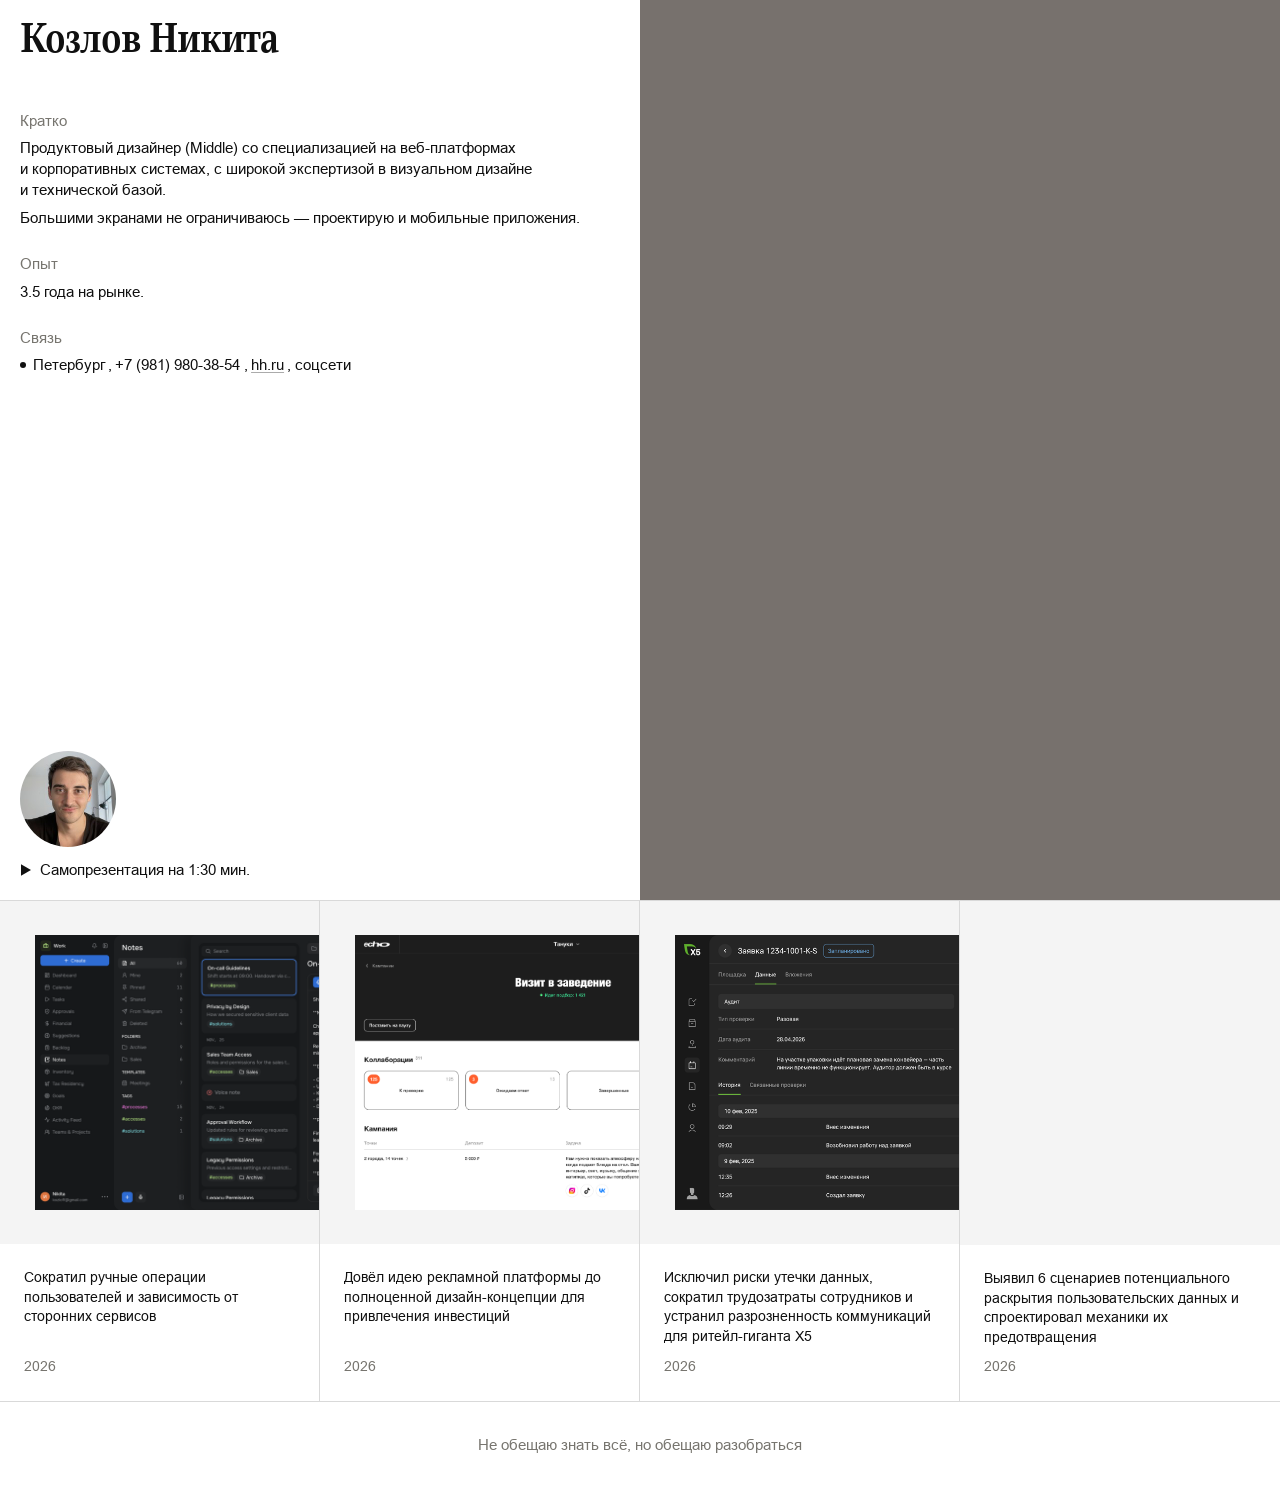
<file: index.html>
<!doctype html>
<html lang="ru">
  <head>
    <meta charset="UTF-8" />
    <meta name="viewport" content="width=device-width, initial-scale=1" />
    <meta
      name="description"
      content="Козлов Никита — продуктовый дизайнер. Портфолио и опыт работы."
    />
    <title>Козлов Никита — продуктовый дизайнер</title>
    <link rel="icon" href="favicon.ico?v=240" sizes="any" />
    <link rel="icon" type="image/png" sizes="32x32" href="favicon-32.png?v=240" />
    <link rel="icon" type="image/png" sizes="192x192" href="favicon-192.png?v=240" />
    <link rel="apple-touch-icon" sizes="180x180" href="apple-touch-icon.png?v=240" />
    <link rel="preload" as="image" href="assets/optimized-v219/nikita-kozlov-1728w.jpg?v=219" />
    <link rel="preload" as="image" href="assets/optimized-v219/case-core-v138-945w.png?v=219" />
    <link rel="preload" as="image" href="assets/core-tracker-notes-cover-1024w.webp"
      imagesrcset="assets/core-tracker-notes-cover-1024w.webp 1024w, assets/core-tracker-notes-cover-2048w.webp 2048w"
      imagesizes="(max-width: 960px) 100vw, 38vw" />
    <link rel="preload" as="image" href="assets/optimized-v219/case-echo-v138-1334w.png?v=219" />
    <script>
      document.documentElement.classList.add("is-loading");
    </script>
    <link rel="stylesheet" href="styles.css?v=369-core-tracker-cover-inset" />
  </head>
  <body>
    <div class="site-loader" role="status" aria-live="polite">
      <span class="site-loader__text">Загрузка</span>
    </div>

    <main class="hero" aria-label="Кратко о Никите Козлове">
      <section class="hero__info">
        <div class="hero__top">
          <h1 class="hero__name">Козлов Никита</h1>

          <div class="bio">
            <section class="bio__section">
              <p class="bio__label">Кратко</p>
              <p class="bio__lead">Продуктовый дизайнер (Middle) со&nbsp;специализацией на&nbsp;веб-платформах и&nbsp;корпоративных системах, с&nbsp;широкой экспертизой в&nbsp;визуальном дизайне и&nbsp;технической базой.</p>
              <p class="bio__lead">Большими экранами не&nbsp;ограничиваюсь — проектирую и&nbsp;мобильные приложения.</p>
            </section>

            <section class="bio__section">
              <p class="bio__label">Опыт</p>
              <p class="bio__lead">3.5 года на рынке.</p>
            </section>

            <section class="bio__section">
              <p class="bio__label">Связь</p>
              <p class="bio__contacts bio__contacts--inline">
                <span class="bio__status-dot" aria-hidden="true"></span>
                <span>Петербург</span>,
                <span>+7&nbsp;(981)&nbsp;980-38-54</span>,
                <a class="bio__hh-link" href="https://spb.hh.ru/resume/02d2328cff0b09ee750039ed1f456f414b306c?hhtmFrom=profile_experience" target="_blank" rel="noopener noreferrer">hh.ru</a>,
                <span class="bio__socials">
                  <button class="bio__socials-trigger" type="button" aria-describedby="bio-socials-tooltip">соцсети</button>
                  <span class="bio__socials-tooltip" id="bio-socials-tooltip">
                    <a href="mailto:kozloff.nikita@gmail.com" target="_blank" rel="noopener noreferrer">Gmail</a>
                    <a href="https://t.me/nkozloff" target="_blank" rel="noopener noreferrer">Telegram</a>
                    <a href="https://vk.ru/id93381744" target="_blank" rel="noopener noreferrer">ВКонтакте</a>
                  </span>
                </span>
              </p>
            </section>
          </div>
        </div>

        <button
          class="core-intro__video-presentation hero__video-presentation"
          type="button"
          aria-label="Открыть самопрезентацию"
          aria-haspopup="dialog"
          data-presentation-open
        >
          <img class="core-intro__video-avatar" src="assets/self-presentation-avatar-v313.jpg" alt="" width="96" height="96" loading="lazy" decoding="async" aria-hidden="true" />
          <span class="core-intro__video-copy">
            <span class="core-intro__video-title"><svg class="core-intro__video-play" aria-hidden="true" width="12" height="14" viewBox="0 0 12 14" style="display:inline-block;flex:0 0 auto;margin-right:0;vertical-align:-2px;color:#111111"><path d="M1 1.25L11 7L1 12.75V1.25Z" fill="currentColor"/></svg>Самопрезентация на 1:30 мин.</span>
          </span>
        </button>
      </section>

      <figure class="hero__portrait">
        <img
          src="assets/optimized-v219/nikita-kozlov-864w.jpg?v=219"
          srcset="assets/optimized-v219/nikita-kozlov-864w.jpg?v=219 864w, assets/optimized-v219/nikita-kozlov-1728w.jpg?v=219 1728w"
          sizes="(max-width: 960px) 100vw, 50vw"
          alt="Никита Козлов"
          width="1728"
          height="2048"
          data-critical-image
          fetchpriority="high"
          decoding="async"
        />
      </figure>
    </main>

    <dialog class="presentation-modal" aria-label="Самопрезентация Никиты Козлова" data-presentation-modal>
      <div class="presentation-modal__frame">
        <button class="presentation-modal__close" type="button" aria-label="Закрыть видео" data-presentation-close style="width:45px;height:45px;font-size:30px;display:flex;align-items:center;justify-content:center;padding:0;">×</button>
        <video
          class="presentation-modal__video"
          controls
          playsinline
          preload="none"
          data-presentation-video
        >
          <source src="assets/self-presentation-v312.mp4" type="video/mp4" />
        </video>
      </div>
    </dialog>

    <section class="portfolio" id="projects" aria-label="Проекты">
      <div class="portfolio__grid">
        <article class="case-card">
          <a class="case-card__link" href="core-tracker/" aria-label="Открыть кейс Сократил ручные операции пользователей и зависимость от сторонних сервисов">
            <div class="case-card__preview case-card__preview--core-tracker">
              <img
                src="assets/core-tracker-notes-cover-1024w.webp"
                srcset="assets/core-tracker-notes-cover-1024w.webp 1024w, assets/core-tracker-notes-cover-2048w.webp 2048w"
                sizes="(max-width: 960px) 100vw, 38vw"
                alt="Интерфейс заметок консьерж-сервиса CORE"
                width="2048"
                height="1113"
                data-critical-image
                decoding="async"
              />
            </div>
            <div class="case-card__meta">
              <p class="case-card__title">Сократил ручные операции пользователей и зависимость от сторонних сервисов</p>
              <p class="case-card__description">2026</p>
            </div>
          </a>
        </article>

        <article class="case-card">
          <a class="case-card__link" href="echo/" aria-label="Открыть кейс Довёл идею рекламной платформы до полноценной дизайн-концепции для привлечения инвестиций">
            <div class="case-card__preview case-card__preview--echo">
              <img
                src="assets/echo-cover-v298.png"
                alt="Обложка кейса ECHO"
                width="1473"
                height="1425"
                data-critical-image
                decoding="async"
              />
            </div>
            <div class="case-card__meta">
              <p class="case-card__title">Довёл идею рекламной платформы до полноценной дизайн-концепции для привлечения инвестиций</p>
              <p class="case-card__description">2026</p>
            </div>
          </a>
        </article>

        <article class="case-card">
          <a class="case-card__link" href="x5/" aria-label="Открыть кейс аудит X5">
            <div class="case-card__preview case-card__preview--core-tracker case-card__preview--x5-desktop">
              <img
                src="assets/x5-cover-v2-2048w.webp"
                srcset="assets/x5-cover-v2-1024w.webp 1024w, assets/x5-cover-v2-2048w.webp 2048w"
                sizes="(max-width: 960px) 100vw, 38vw"
                alt="Интерфейс детальной страницы заявки в платформе аудита X5"
                width="2048"
                height="1048"
                data-critical-image
                decoding="async"
              />
            </div>
            <div class="case-card__meta">
              <p class="case-card__title">Исключил риски утечки данных, сократил трудозатраты сотрудников и устранил разрозненность коммуникаций для ритейл-гиганта Х5</p>
              <p class="case-card__description">2026</p>
            </div>
          </a>
        </article>

        <article class="case-card">
          <a class="case-card__link" href="core/" aria-label="Открыть кейс Выявил 6 сценариев потенциального раскрытия пользовательских данных и спроектировал механики их предотвращения">
            <div class="case-card__preview case-card__preview--core">
              <div class="case-card__core-phone">
                <img
                  src="assets/optimized-v219/case-core-v138-473w.png?v=219"
                  srcset="assets/optimized-v219/case-core-v138-473w.png?v=219 473w, assets/optimized-v219/case-core-v138-945w.png?v=219 945w"
                  sizes="(max-width: 960px) 100vw, 31vw"
                  alt="Обложка кейса CORE"
                  width="945"
                  height="2048"
                  data-critical-image
                  decoding="async"
                />
                <video
                  class="case-card__core-video"
                  autoplay
                  loop
                  muted
                  playsinline
                  preload="auto"
                  aria-hidden="true"
                >
                  <source src="assets/head-v208.mp4?v=221" type="video/mp4" />
                </video>
              </div>
            </div>
            <div class="case-card__meta">
              <p class="case-card__title">Выявил 6 сценариев потенциального раскрытия пользовательских данных и спроектировал механики их предотвращения</p>
              <p class="case-card__description">2026</p>
            </div>
          </a>
        </article>
      </div>
    </section>

    <div class="ai-site-credit">
      <p class="ai-site-credit__motto">Не обещаю знать всё, но обещаю разобраться</p>
    </div>

    <main class="mobile-note">
      <div class="mobile-note__content">
        <h1>Проекты лучше смотреть на большом экране</h1>
        <p>Откройте сайт на компьютере — так макеты сохранят все детали.</p>
      </div>
    </main>

    <script>
      (() => {
        const root = document.documentElement;
        const images = [...document.querySelectorAll("[data-critical-image]")];

        const waitForImage = (image) =>
          new Promise((resolve) => {
            const finish = () => {
              if (image.naturalWidth > 0 && typeof image.decode === "function") {
                image.decode().catch(() => {}).finally(resolve);
                return;
              }

              resolve();
            };

            if (image.complete) {
              finish();
              return;
            }

            image.addEventListener("load", finish, { once: true });
            image.addEventListener("error", resolve, { once: true });
          });

        let revealed = false;
        const revealSite = () => {
          if (revealed) return;
          revealed = true;
          root.classList.add("is-ready");
          root.classList.remove("is-loading");
        };

        Promise.all(images.map(waitForImage)).then(revealSite);
        window.setTimeout(revealSite, 12000);
      })();
    </script>

    <script>
      (() => {
        const openButton = document.querySelector("[data-presentation-open]");
        const modal = document.querySelector("[data-presentation-modal]");
        const closeButton = document.querySelector("[data-presentation-close]");
        const video = document.querySelector("[data-presentation-video]");

        if (!openButton || !modal || !closeButton || !video) return;

        const openModal = () => {
          modal.showModal();
          document.documentElement.classList.add("presentation-open");
          video.play().catch(() => {});
        };

        const closeModal = () => {
          if (modal.open) modal.close();
        };

        openButton.addEventListener("click", openModal);
        closeButton.addEventListener("click", closeModal);

        modal.addEventListener("click", (event) => {
          if (event.target === modal) closeModal();
        });

        modal.addEventListener("close", () => {
          document.documentElement.classList.remove("presentation-open");
          video.pause();
          video.currentTime = 0;
        });
      })();
    </script>
  </body>
</html>
</file>
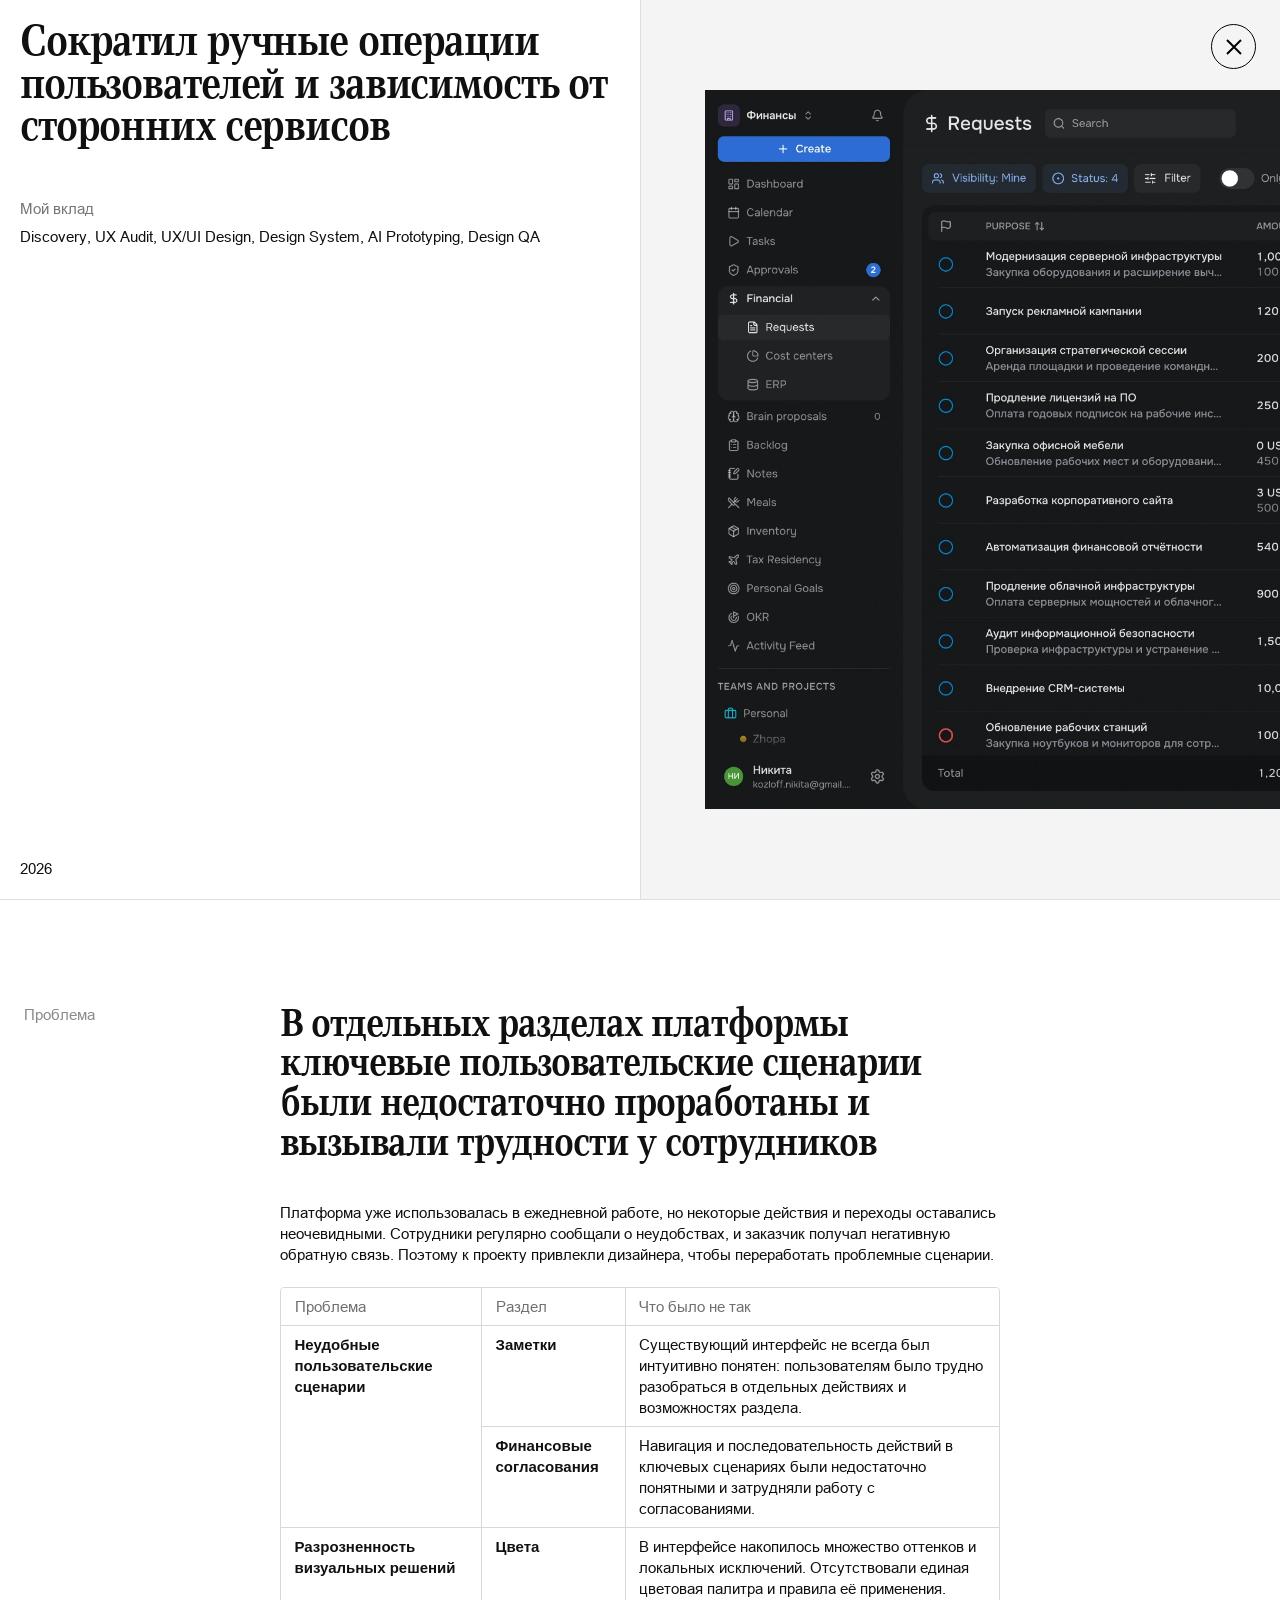
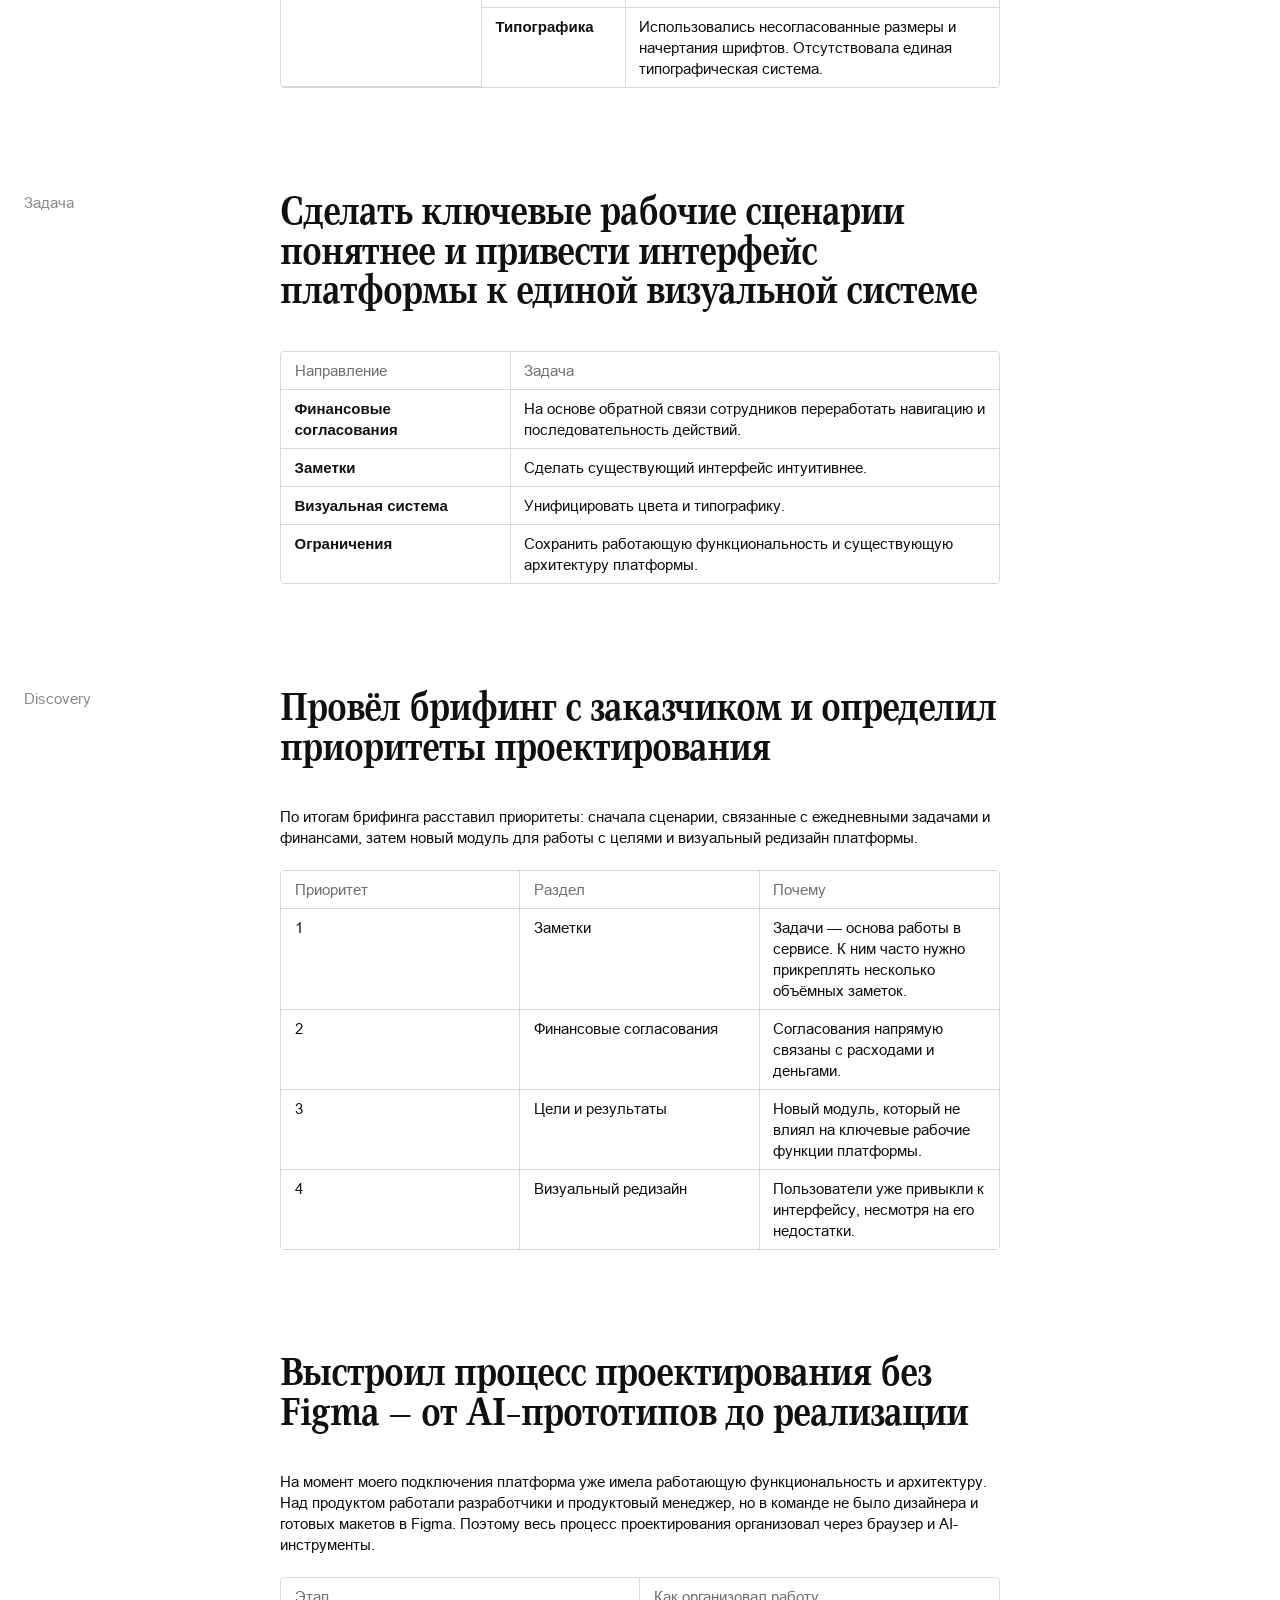
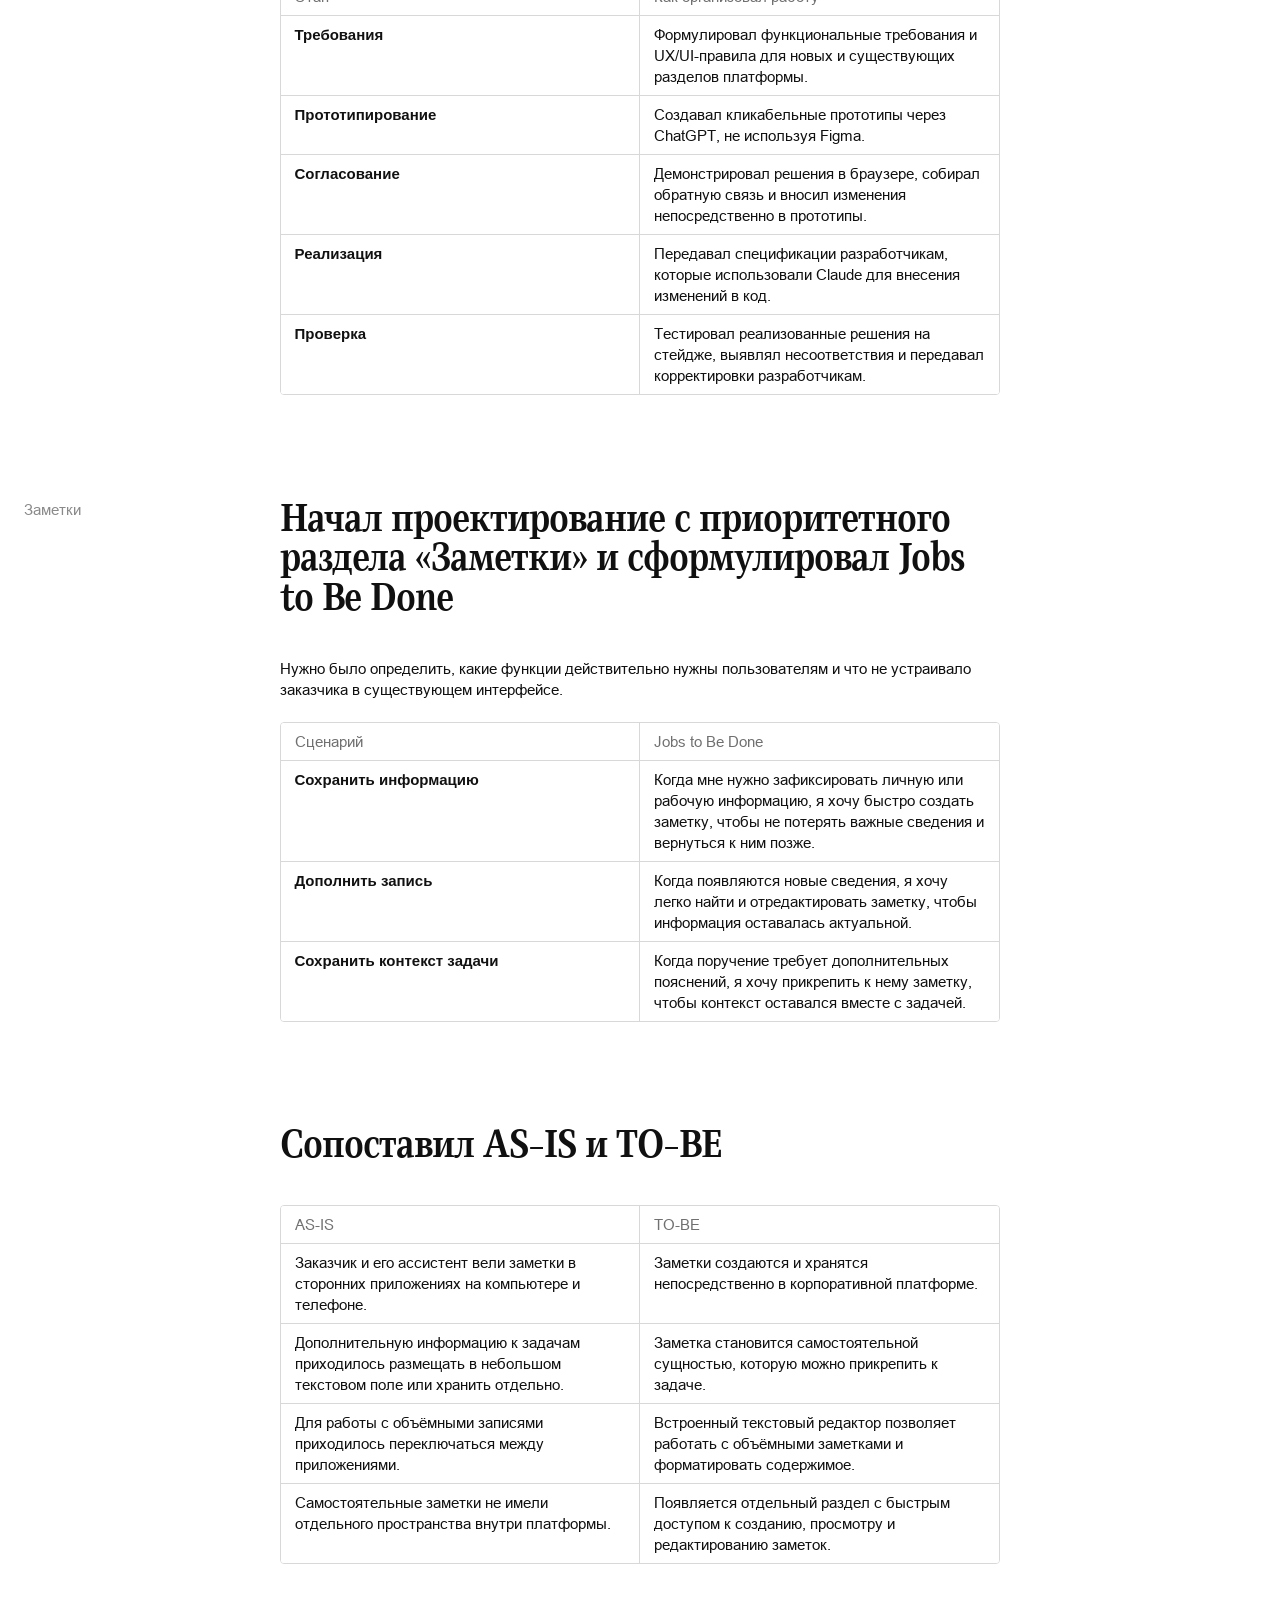
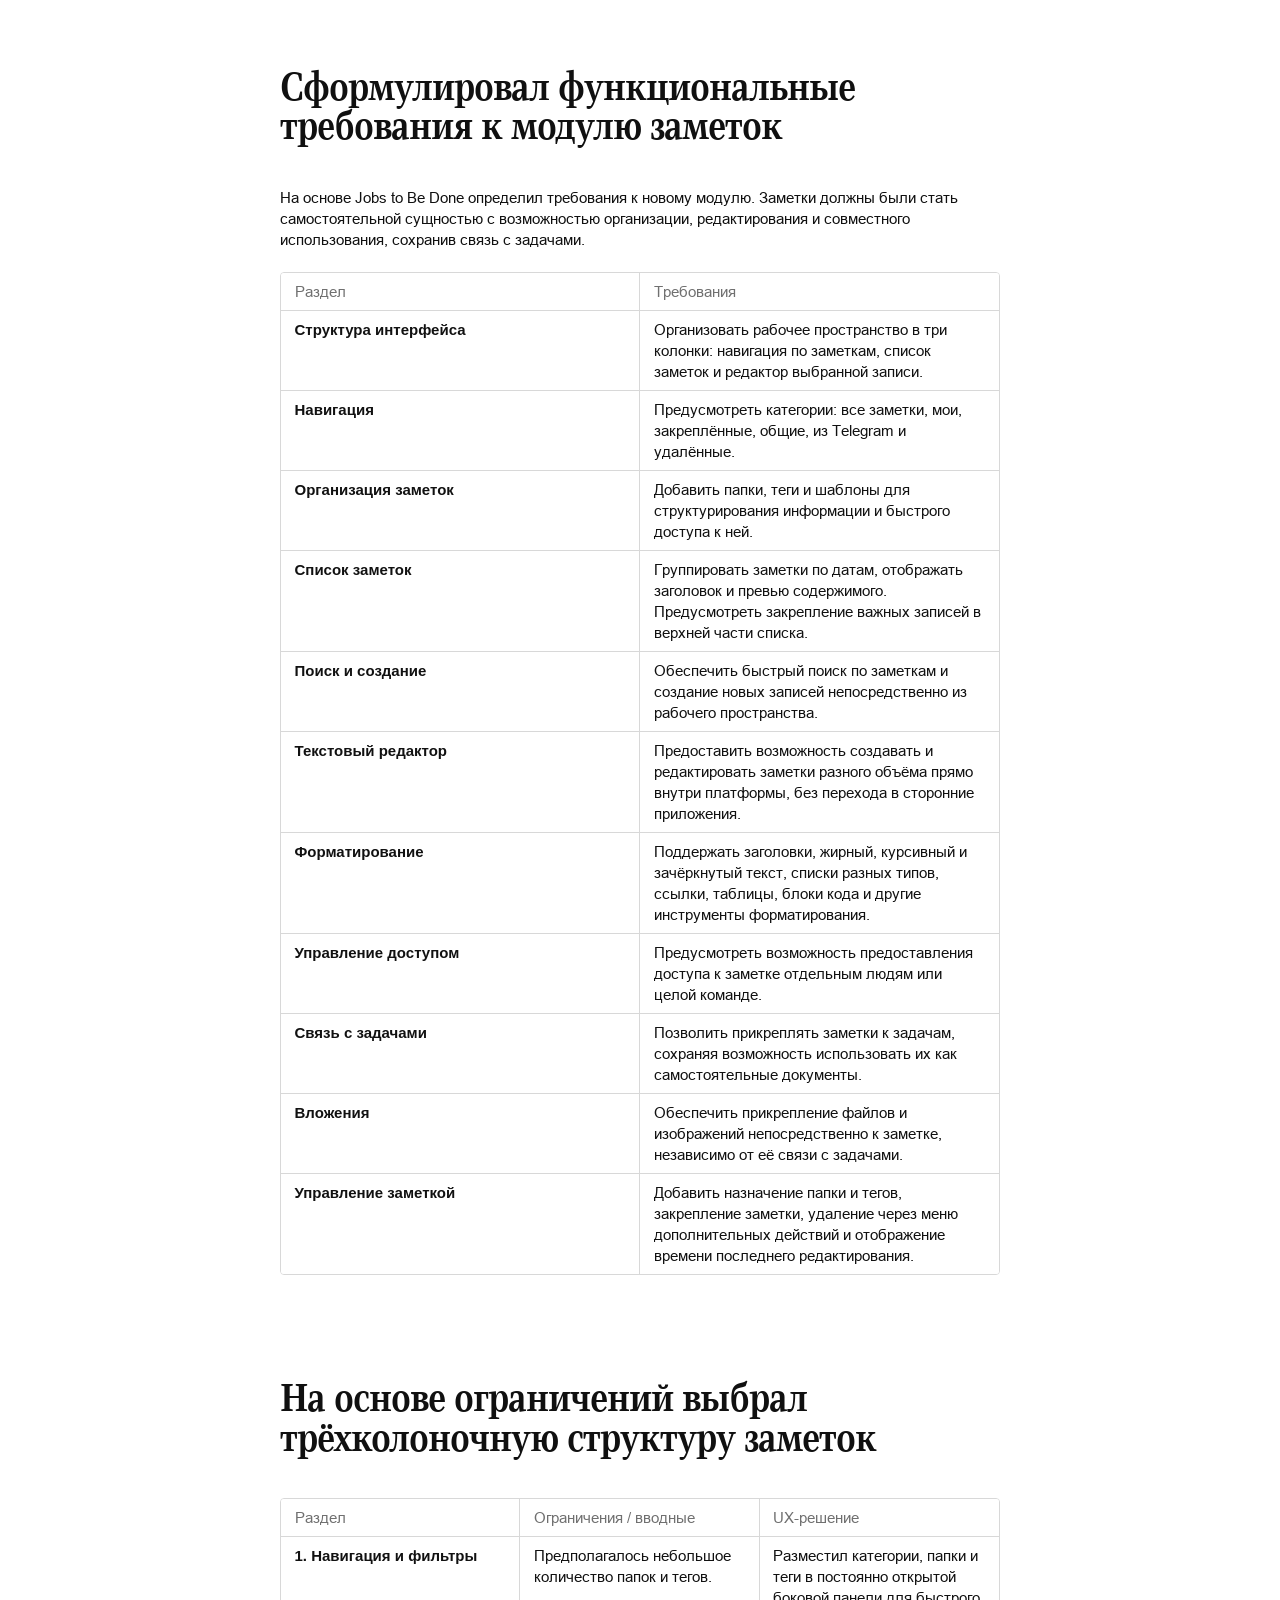
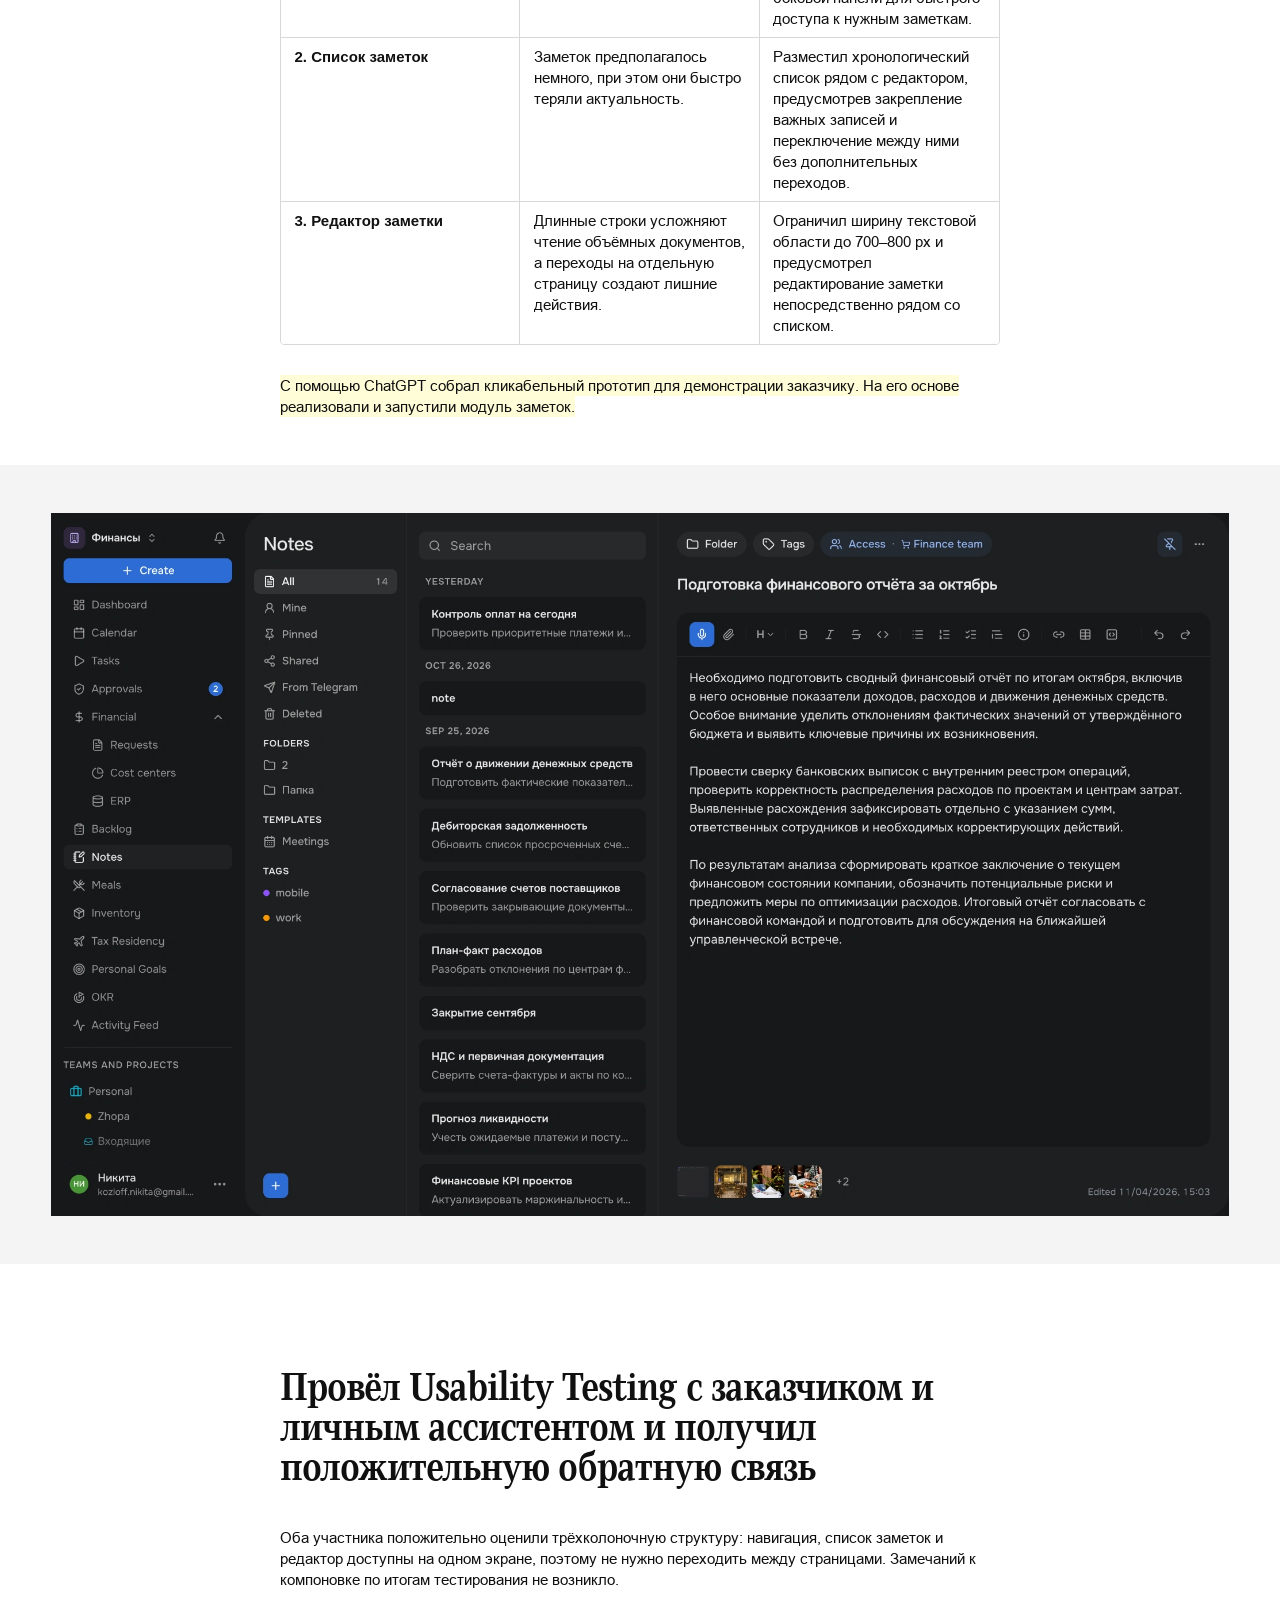
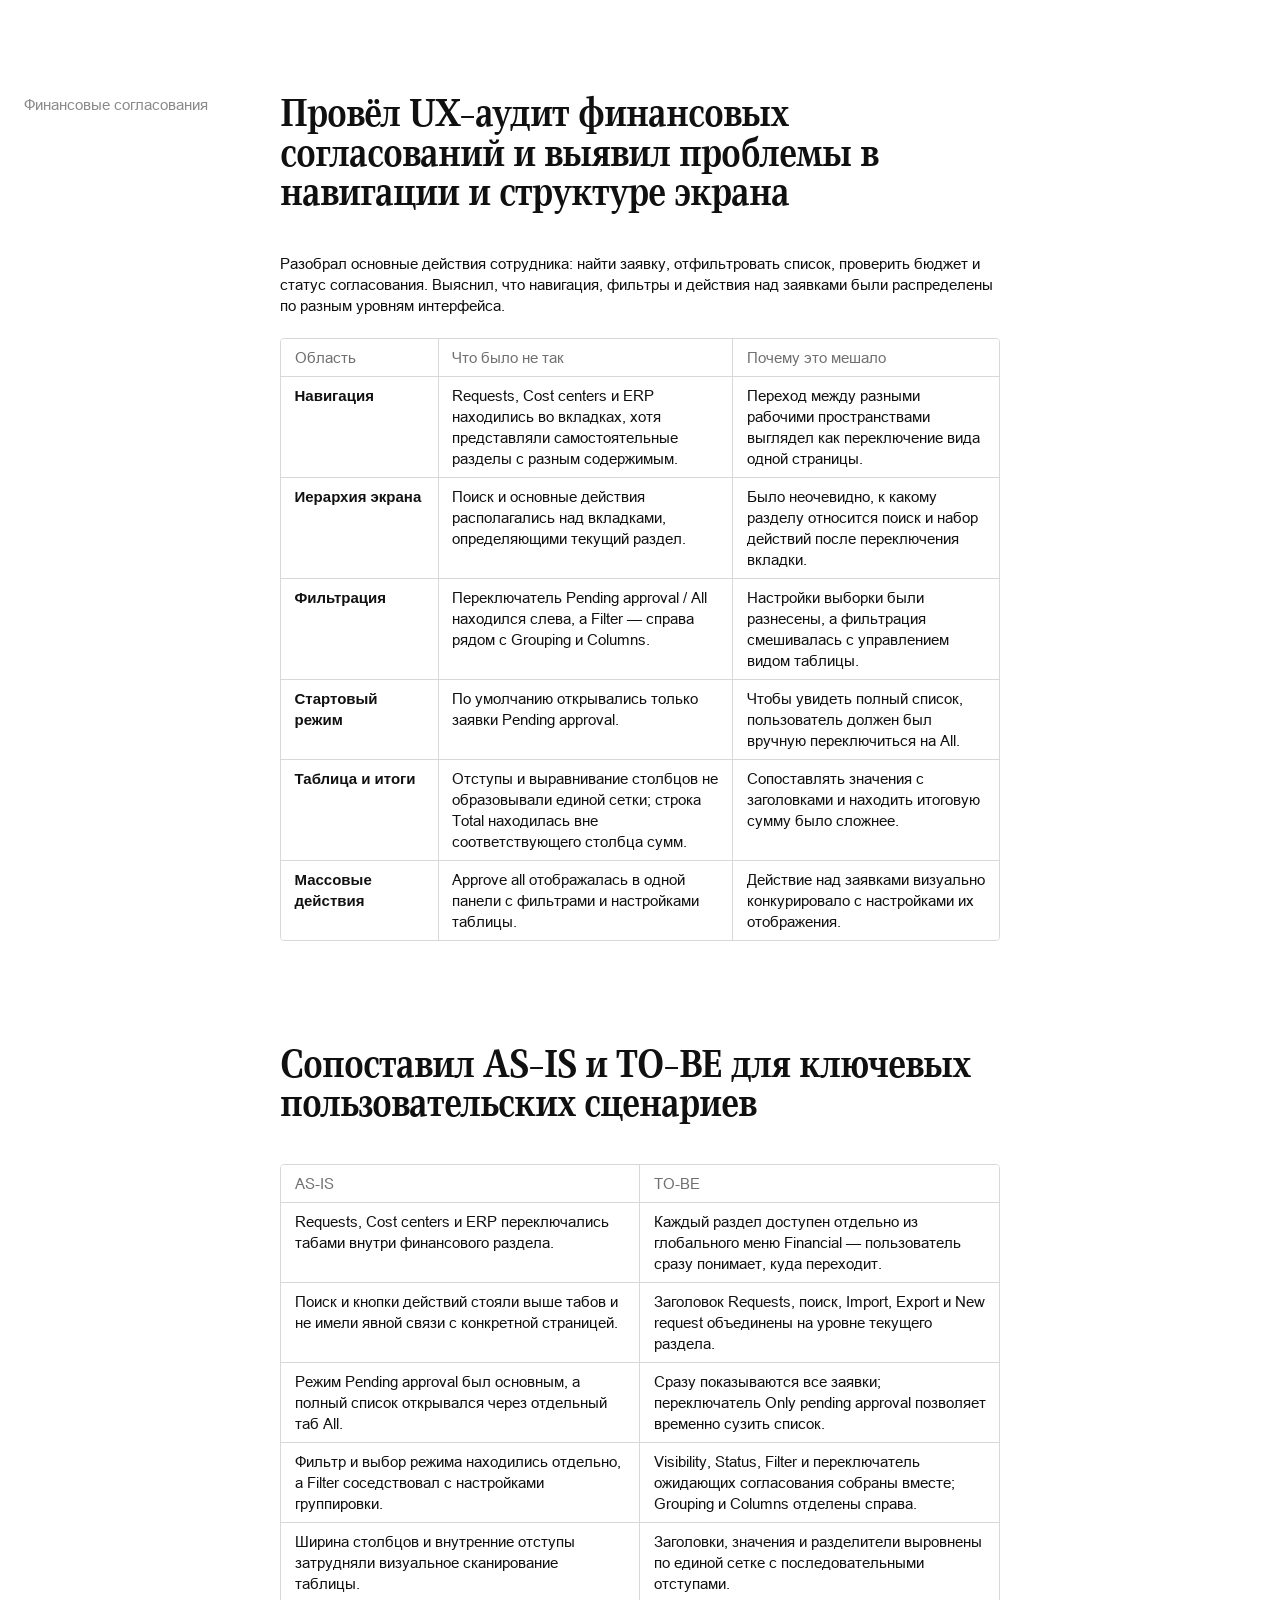
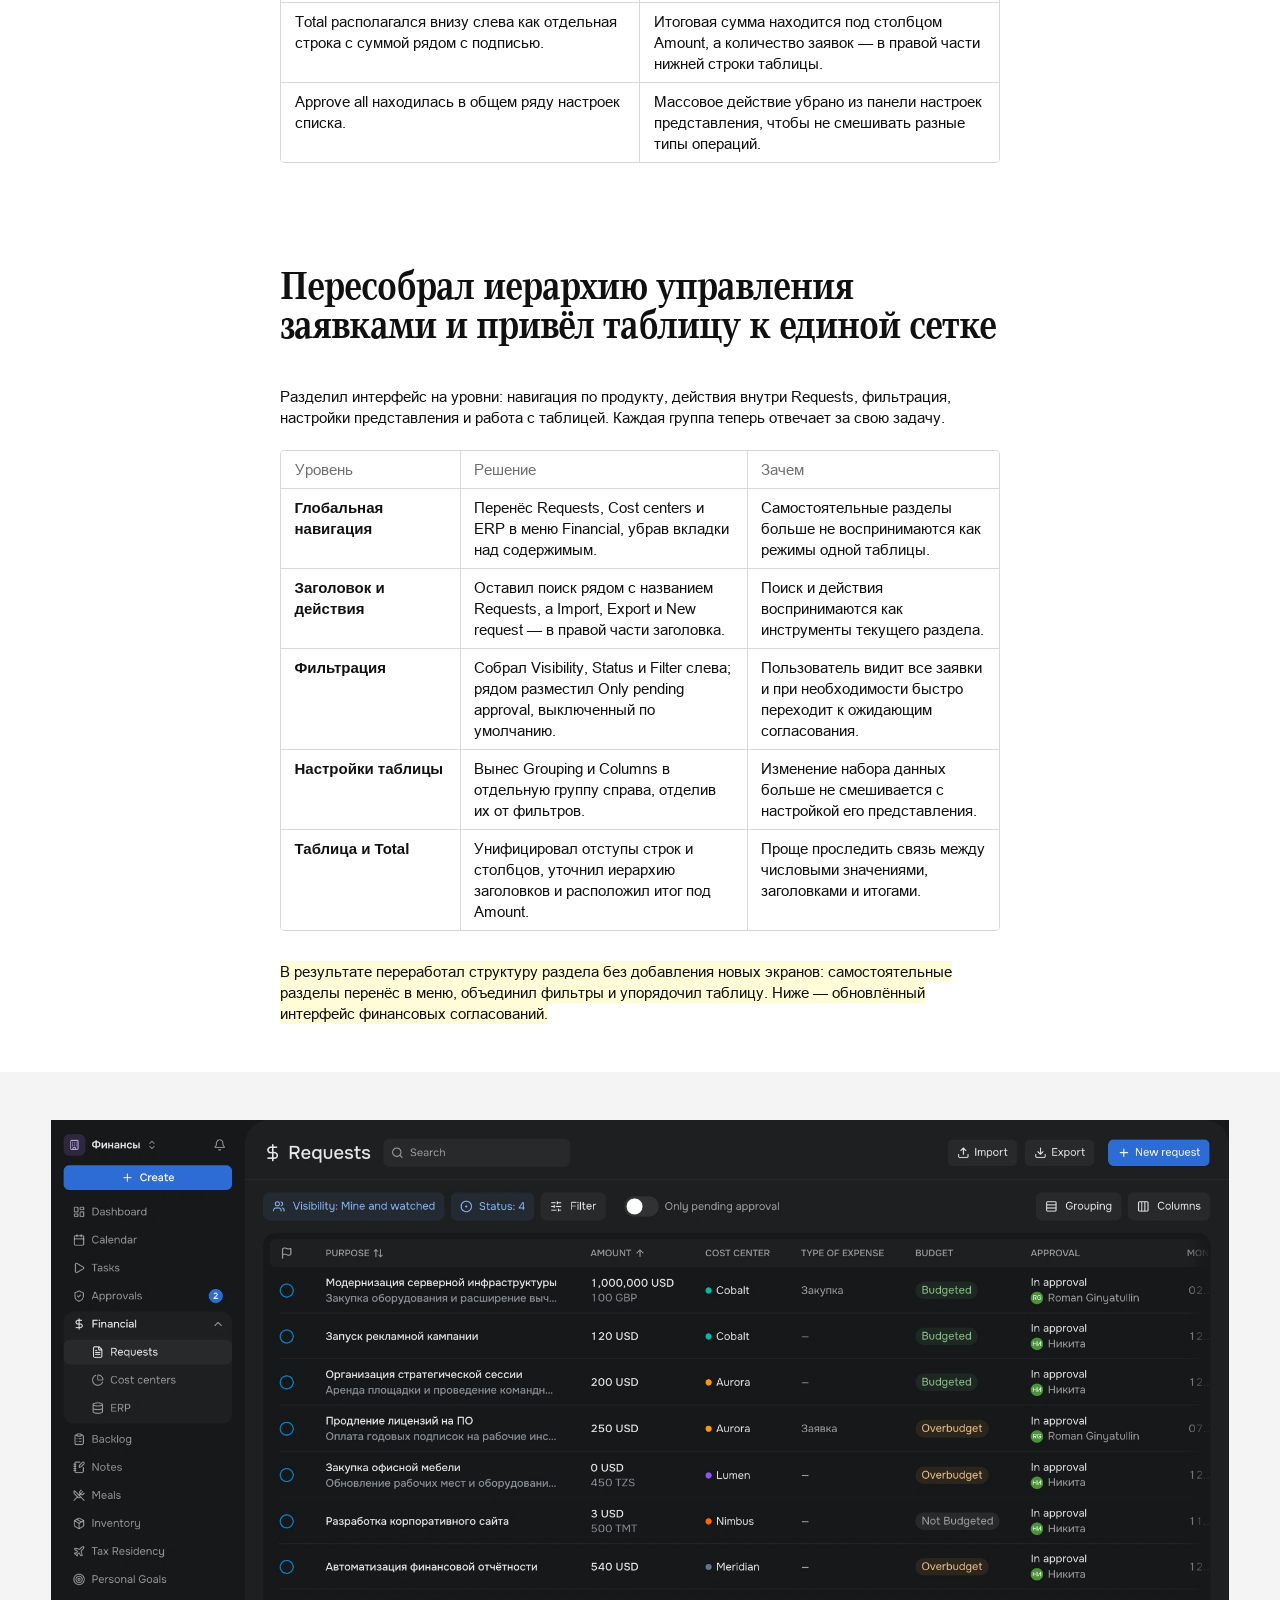
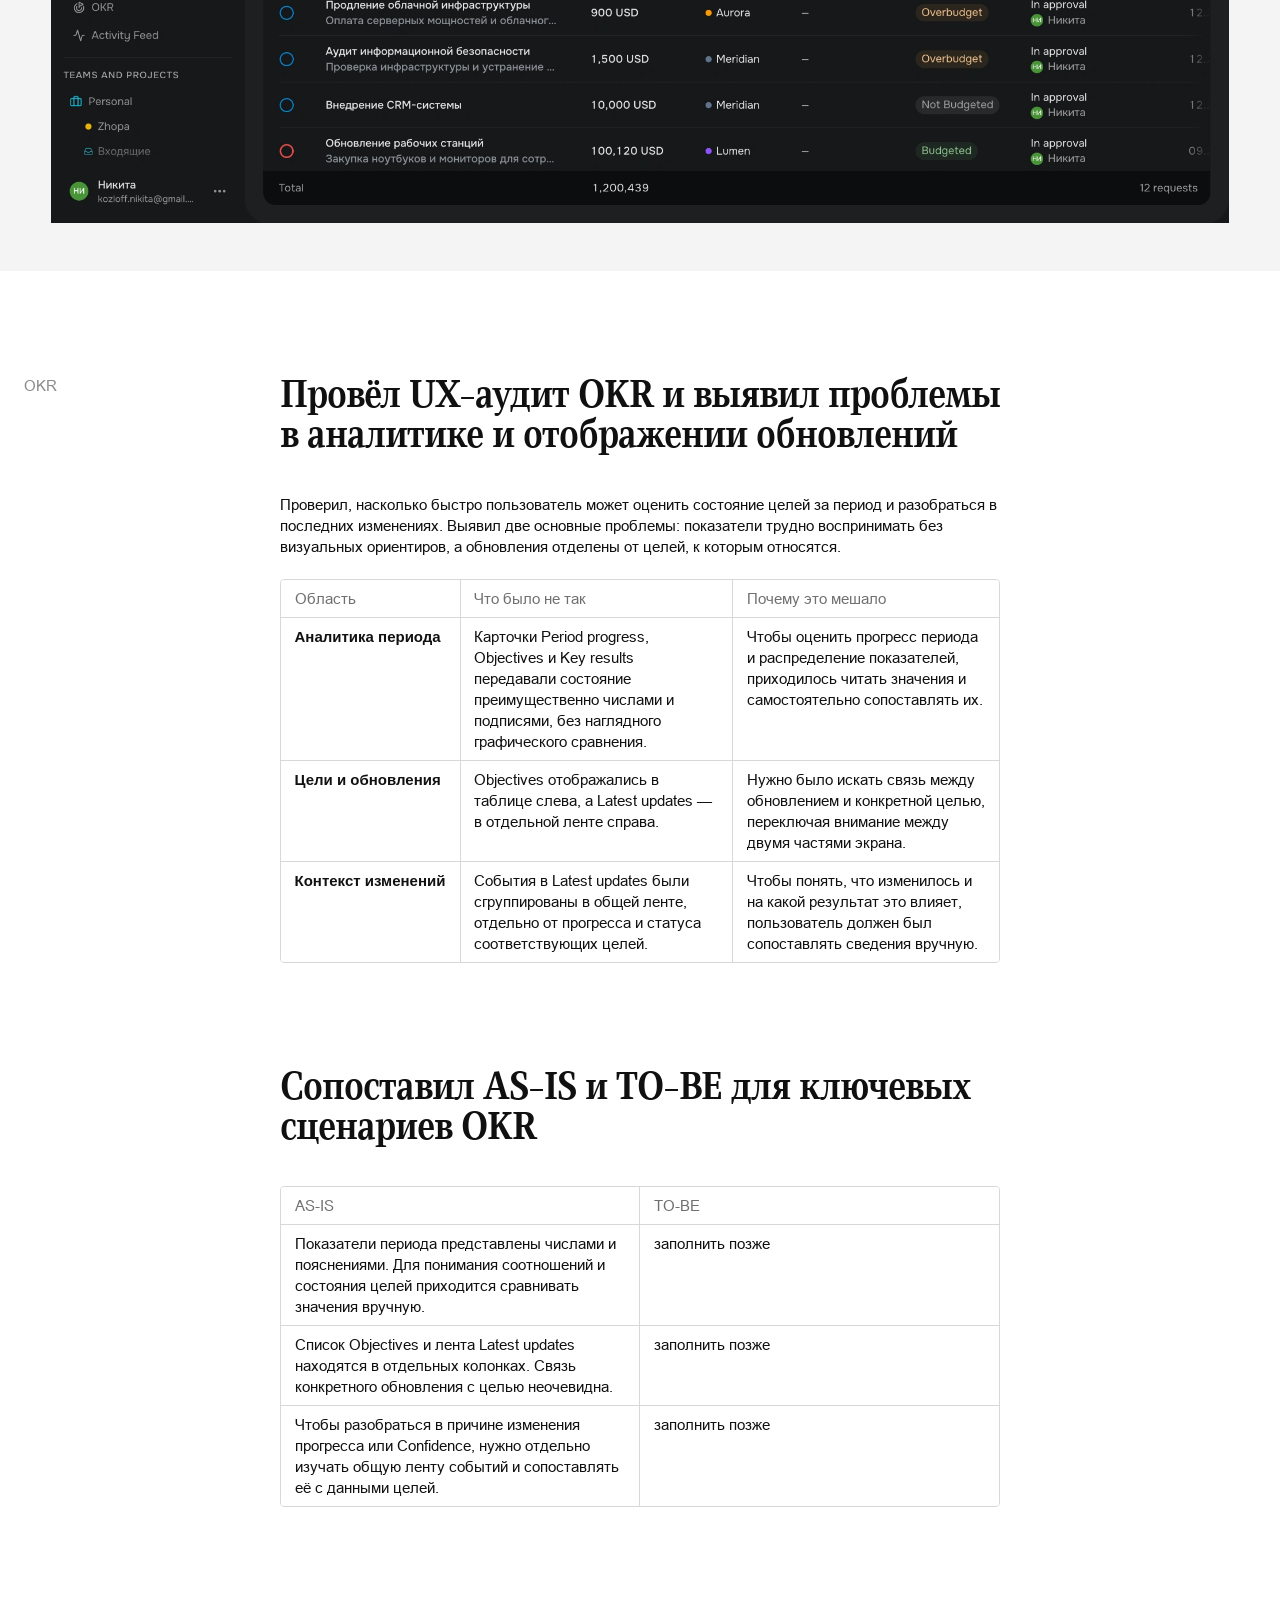
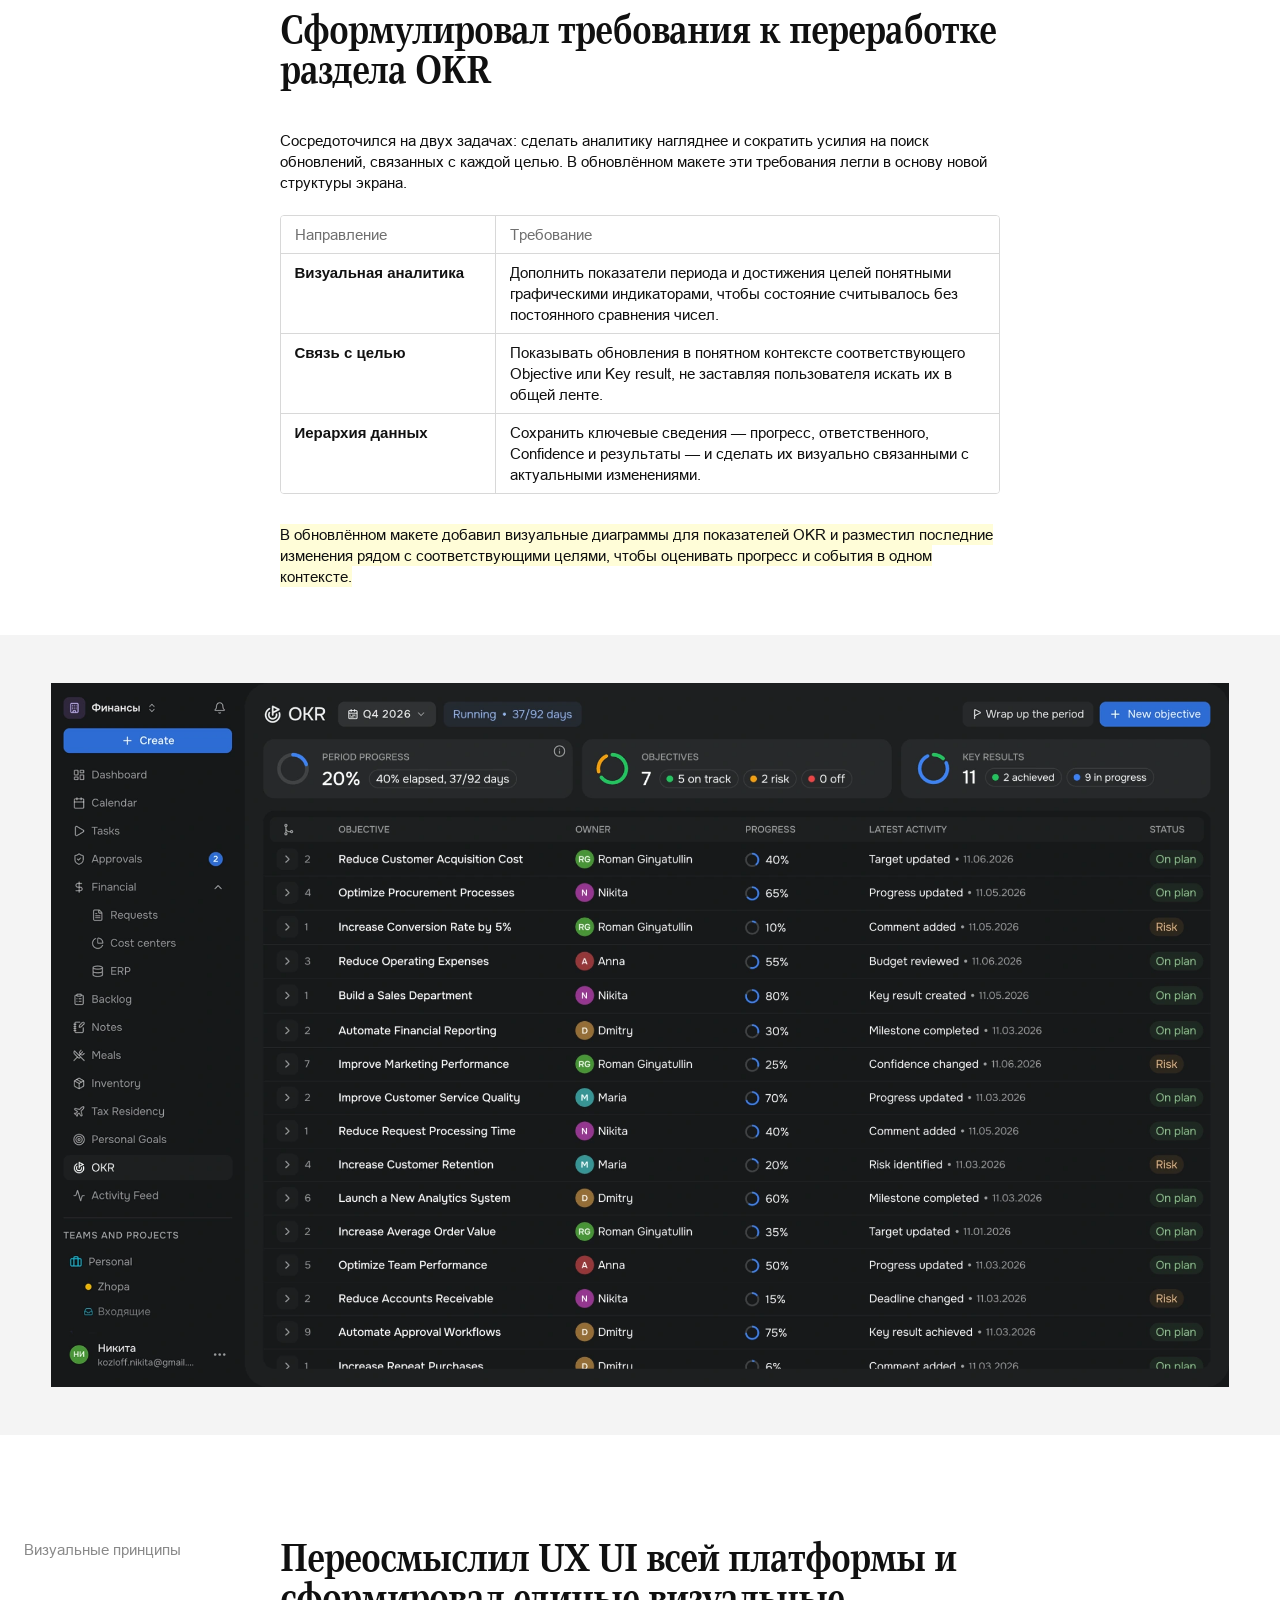
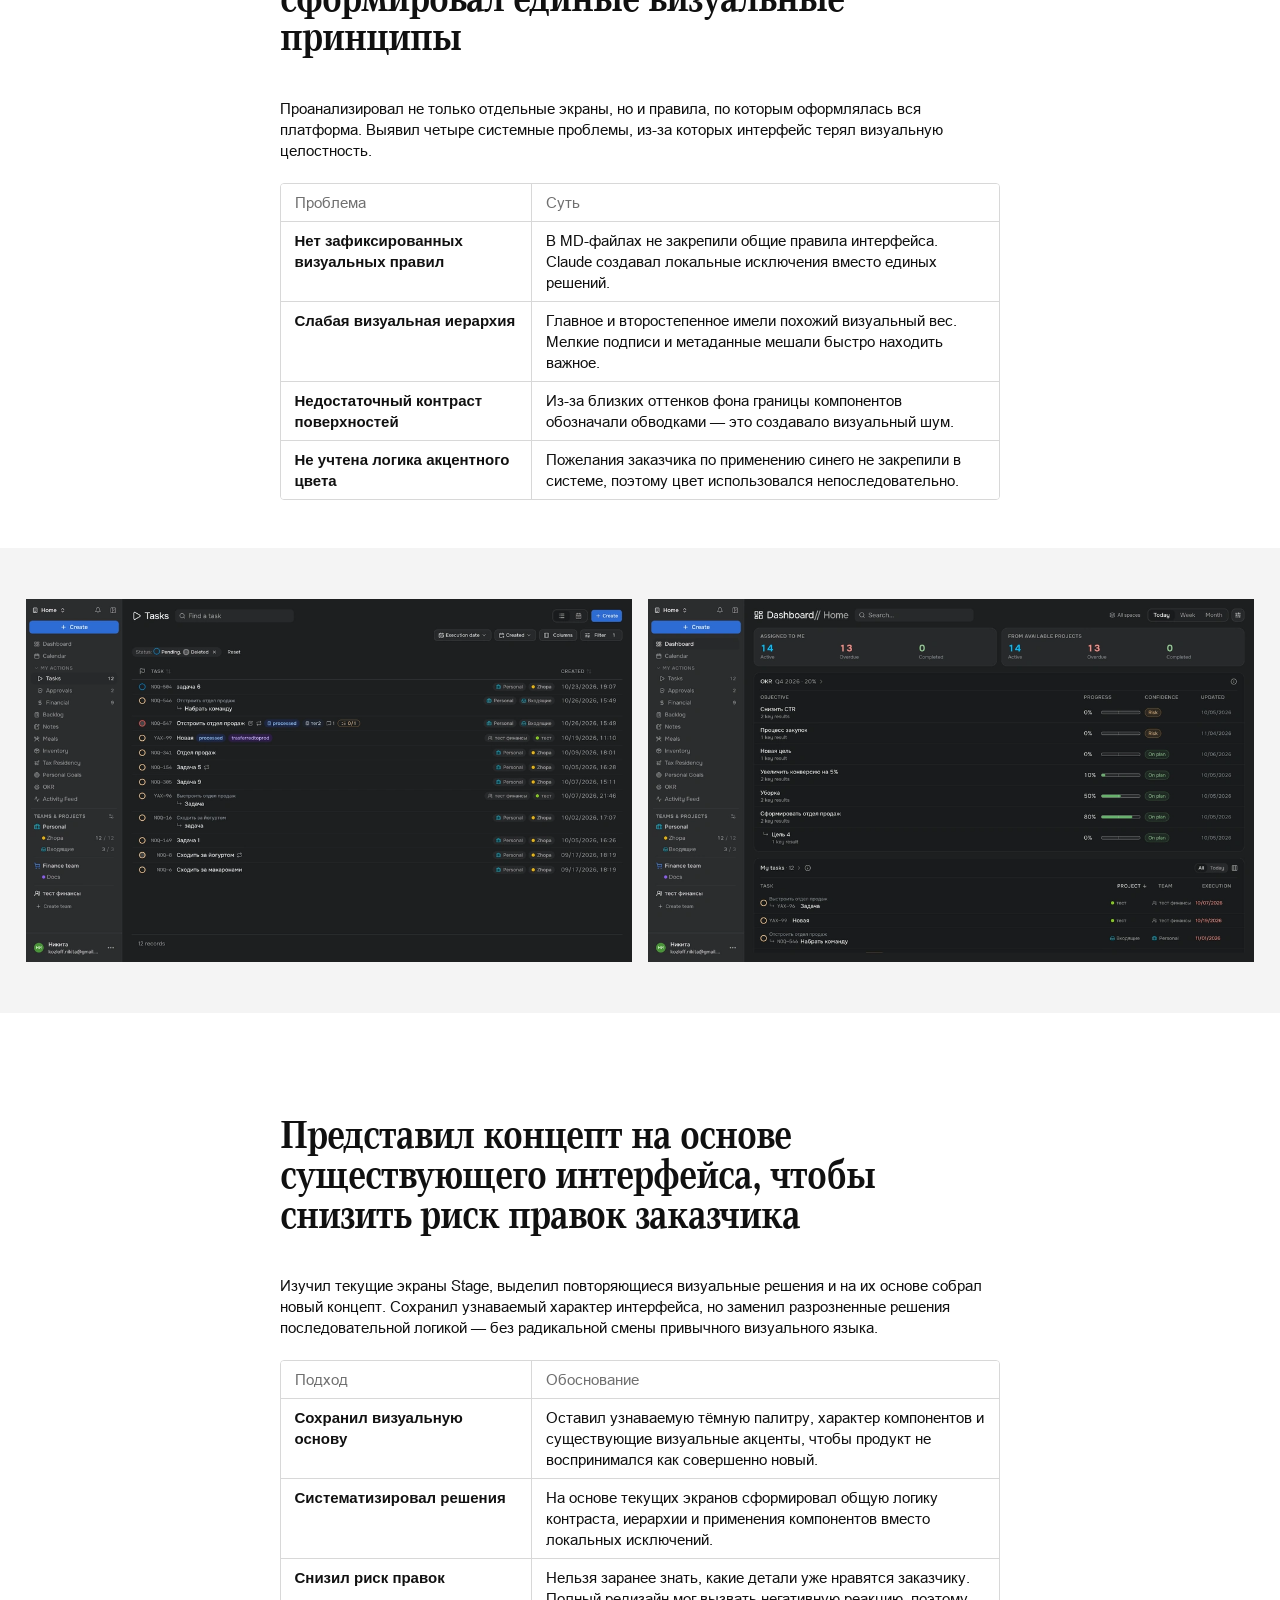
<file: core-tracker/index.html>
<!doctype html>
<html lang="ru">
<head>
  <meta charset="UTF-8" />
  <meta name="viewport" content="width=device-width, initial-scale=1" />
  <meta name="description" content="Переработка UX UI консьерж-сервиса и упрощение ключевых рабочих сценариев с помощью AI без Figma. Кейс продуктового дизайнера Никиты Козлова." />
  <title>Переосмыслил UX UI консьерж-сервиса и упростил ключевые рабочие сценарии, используя AI вместо Figma — Козлов Никита</title>
  <link rel="icon" href="../favicon.ico?v=240" sizes="any" />
  <link rel="stylesheet" href="../styles.css?v=368-core-tracker-grid" />
<style>
.x5-page .core-intro__media{background:#f4f4f4}
.x5-page .x5-intro__media{justify-content:flex-end;align-items:center;background:#f4f4f4}
/* Match ECHO’s visible cover rectangle while keeping the X5 screenshot’s aspect ratio undistorted. */
.x5-page .x5-intro__cover-frame{height:80%;aspect-ratio:1473 / 1425;flex:0 0 auto;overflow:hidden}
.x5-page .x5-intro__cover-frame .x5-intro__cover-image{display:block;width:100%;height:100%;max-width:none;object-fit:cover;object-position:left center}
.x5-page .case-body{padding-top:6.912rem;padding-bottom:6.912rem}
.x5-page .case-body>.case-section{width:100%;margin:6.912rem auto 0;padding-top:0}
.x5-page .case-body>.case-section:first-child{margin-top:0}
.x5-page .case-section>.case-block{position:relative;margin-top:5.76rem}
.x5-page .case-section>.case-block:first-child{margin-top:0}
.x5-page .case-section>.case-block>:is(.case-heading,.case-lead,.case-highlight,.x5-table-wrap){width:min(100%,720px);max-width:720px;margin-left:auto;margin-right:auto;box-sizing:border-box}
.x5-page .case-section .case-block--section-start>.case-section__label{position:absolute;top:0;left:calc(24px - var(--page-space));width:auto;max-width:none;margin:0;color:#8a8a8a;font:400 var(--text-size)/1.4 "Arial Portfolio",Arial,sans-serif;text-align:left;white-space:nowrap}
.x5-page .case-block>.case-heading+.case-lead,.x5-page .case-block>.case-heading+.x5-table-wrap{margin-top:2.666667rem}
.x5-page .case-block>.x5-table-wrap+.x5-conclusion{margin-top:2rem}
.x5-page .case-block>.case-lead+.x5-table-wrap{margin-top:1.466667rem}
.x5-page .x5-copy{font:400 var(--text-size)/1.4 "Arial Portfolio",Arial,sans-serif}
.x5-page .x5-conclusion{padding:0;background:transparent;line-height:1.4}
.x5-page .x5-conclusion .case-conclusion-mark{display:inline;background:#fffdd8;padding:2px 0;box-decoration-break:clone;-webkit-box-decoration-break:clone}
.x5-page .x5-table-wrap{overflow-x:auto}
.x5-page .x5-table{width:100%;max-width:none;table-layout:fixed}
.x5-page .case-body .x5-table{table-layout:fixed !important}.x5-page .case-body .x5-table th,.x5-page .case-body .x5-table td{width:auto !important; min-width:0; max-width:none;text-align:left;vertical-align:top;overflow-wrap:break-word;word-break:normal;box-sizing:border-box}
.x5-page .x5-table th{font-weight:700}
.x5-page .core-nav__scenarios{position:relative}
@media(max-width:1280px) and (min-width:1024px){.x5-page .case-section .case-block--section-start>.case-section__label{position:static;margin:0 auto 1.333333rem;width:min(100%,720px)}}
@media(prefers-reduced-motion:reduce){.x5-page .core-nav{transition:none}}
/* Match ECHO's visible cover placement: keep the screenshot at 80% height,
   show its left edge with a 10% inset, and clip the right side. */
.x5-page .core-tracker-intro__media {
  justify-content: flex-start;
  align-items: center;
  padding-left: 10%;
  box-sizing: border-box;
  background: #f4f4f4;
}
.x5-page .core-tracker-intro__cover-image {
  display:block; width:auto; height:80%; max-width:none;
  object-fit:contain; object-position:right center; flex:0 0 auto;
  image-rendering:auto;
}

/* Notes screenshot: same viewport-fitting, centered desktop treatment as ECHO.
   Overrides only this gallery, not the cover or other case blocks. */
.core-page.x5-page #notes .core-tracker-notes-gallery,
.core-page.x5-page #financial-approvals .core-tracker-financial-gallery,
.core-page.x5-page #okr .core-tracker-okr-gallery {
  --tracker-gallery-pad-block: clamp(24px, 3.2rem, 60px);
  --tracker-gallery-nav-space: calc(2.533333rem + 24px + 24px);
  --tracker-gallery-media-height: max(
    120px,
    calc(100svh - var(--tracker-gallery-pad-block) - var(--tracker-gallery-pad-block) - var(--tracker-gallery-nav-space))
  );
  display: grid;
  grid-template-columns: minmax(0, 1fr);
  align-items: center;
  justify-items: center;
  padding-top: var(--tracker-gallery-pad-block);
  padding-bottom: var(--tracker-gallery-pad-block);
}
@supports (height: 100dvh) {
  .core-page.x5-page #notes .core-tracker-notes-gallery,
  .core-page.x5-page #financial-approvals .core-tracker-financial-gallery,
.core-page.x5-page #okr .core-tracker-okr-gallery {
    --tracker-gallery-media-height: max(
      120px,
      calc(100dvh - var(--tracker-gallery-pad-block) - var(--tracker-gallery-pad-block) - var(--tracker-gallery-nav-space))
    );
  }
}
.core-page.x5-page #notes .core-tracker-notes-gallery .echo-desktop-gallery__item,
.core-page.x5-page #financial-approvals .core-tracker-financial-gallery .echo-desktop-gallery__item,
.core-page.x5-page #okr .core-tracker-okr-gallery .echo-desktop-gallery__item {
  display: flex;
  width: 100%;
  max-width: 100%;
  min-width: 0;
  align-items: center;
  justify-content: center;
}
.core-page.x5-page #notes .core-tracker-notes-gallery .echo-desktop-gallery__image,
.core-page.x5-page #financial-approvals .core-tracker-financial-gallery .echo-desktop-gallery__image,
.core-page.x5-page #okr .core-tracker-okr-gallery .echo-desktop-gallery__image {
  display: block;
  width: auto;
  height: auto;
  max-width: 100%;
  max-height: var(--tracker-gallery-media-height);
  object-fit: contain;
  margin-inline: auto;
  image-rendering: auto;
}

/* Visual principles: two high-resolution desktop screens side by side. */
.core-page.x5-page #visual-principles .core-tracker-principles-gallery {
  grid-template-columns: repeat(2, minmax(0, 1fr));
  align-items: center;
  justify-items: stretch;
  gap: clamp(12px, 1.25vw, 20px);
  padding: clamp(32px, 4vw, 64px) clamp(16px, 2vw, 32px);
}
.core-page.x5-page #visual-principles .core-tracker-principles-gallery .echo-desktop-gallery__item {
  display: flex;
  width: 100%;
  min-width: 0;
  align-items: center;
  justify-content: center;
}
.core-page.x5-page #visual-principles .core-tracker-principles-gallery .echo-desktop-gallery__image {
  display: block;
  width: 100%;
  height: auto;
  max-width: 100%;
  object-fit: contain;
}
@media (max-width: 900px) {
  .core-page.x5-page #visual-principles .core-tracker-principles-gallery {
    grid-template-columns: minmax(0, 1fr);
    gap: 24px;
    padding: 48px var(--page-space);
  }
}

/* Single approved Financial Requests concept in the existing wide gallery frame. */
.core-page.x5-page #visual-principles .core-tracker-concept-gallery {
  grid-template-columns: minmax(0, 1fr);
  gap: clamp(12px, 1.25vw, 20px);
  padding: clamp(32px, 4vw, 64px) clamp(16px, 2vw, 32px);
}
.core-page.x5-page #visual-principles .core-tracker-concept-gallery .echo-desktop-gallery__item {
  display: flex;
  width: 100%;
  min-width: 0;
  align-items: center;
  justify-content: center;
}
.core-page.x5-page #visual-principles .core-tracker-concept-gallery .echo-desktop-gallery__image {
  display: block;
  width: 100%;
  height: auto;
  max-width: 100%;
  max-height: min(78dvh, 1000px);
  object-fit: contain;
}
@media (max-width: 900px) {
  .core-page.x5-page #visual-principles .core-tracker-concept-gallery {
    grid-template-columns: minmax(0, 1fr);
    gap: 24px;
    padding: 48px var(--page-space);
  }
}
</style>
</head>
<body class="core-page core-page--condensed typography-only x5-page">
  <main class="core-intro" id="cover">
    <section class="core-intro__copy" aria-labelledby="tracker-title">
      <h1 class="core-intro__title" id="tracker-title">Сократил ручные операции пользователей и зависимость от сторонних сервисов</h1>
      <div class="core-intro__details">
        <section class="core-intro__group">
          <p class="core-intro__label">Мой вклад</p>
          <p class="core-intro__value">Discovery, UX Audit, UX/UI Design, Design System, AI Prototyping, Design QA</p>
        </section>
      </div>
      <p class="core-intro__year">2026</p>
    </section>
    <div class="core-intro__media core-tracker-intro__media">
      <img
        class="core-tracker-intro__cover-image"
        src="../assets/core-tracker-financial-2048w.webp"
        srcset="../assets/core-tracker-financial-1024w.webp 1024w, ../assets/core-tracker-financial-2048w.webp 2048w, ../assets/core-tracker-financial-3072w.webp 3072w"
        sizes="134svh"
        alt="Интерфейс Financial Requests консьерж-сервиса CORE"
        width="2048"
        height="1223"
        fetchpriority="high"
        decoding="async"
      />
    </div>
  </main>
  <a class="core-close" href="../#projects" aria-label="Закрыть кейс">
    <img src="../assets/icon-close.svg" alt="" width="24" height="24" />
  </a>
  <div class="case-body">
<section class="case-section" id="problem" data-case-section data-nav-anchor="problem">
<div class="case-block case-block--section-start"><p class="case-section__label">Проблема</p><h2 class="case-heading">В отдельных разделах платформы ключевые пользовательские сценарии были недостаточно проработаны и вызывали трудности у сотрудников</h2>
<p class="case-lead x5-copy">Платформа уже использовалась в ежедневной работе, но некоторые действия и переходы оставались неочевидными. Сотрудники регулярно сообщали о неудобствах, и заказчик получал негативную обратную связь. Поэтому к проекту привлекли дизайнера, чтобы переработать проблемные сценарии.</p>
<div class="case-outline-table-wrap x5-table-wrap">
<table class="case-outline-table x5-table">
<colgroup><col style="width:28%"><col style="width:20%"><col style="width:52%"></colgroup>
<thead><tr><th scope="col">Проблема</th><th scope="col">Раздел</th><th scope="col">Что было не так</th></tr></thead>
<tbody>
<tr><td rowspan="2"><strong>Неудобные пользовательские сценарии</strong></td><td><strong>Заметки</strong></td><td>Существующий интерфейс не всегда был интуитивно понятен: пользователям было трудно разобраться в отдельных действиях и возможностях раздела.</td></tr>
<tr><td><strong>Финансовые согласования</strong></td><td>Навигация и последовательность действий в ключевых сценариях были недостаточно понятными и затрудняли работу с согласованиями.</td></tr>
<tr><td rowspan="2"><strong>Разрозненность визуальных решений</strong></td><td><strong>Цвета</strong></td><td>В интерфейсе накопилось множество оттенков и локальных исключений. Отсутствовали единая цветовая палитра и правила её применения.</td></tr>
<tr><td><strong>Типографика</strong></td><td>Использовались несогласованные размеры и начертания шрифтов. Отсутствовала единая типографическая система.</td></tr>
</tbody></table>
</div>
</div>
</section>

<section class="case-section" id="task" data-case-section data-nav-anchor="task">
<div class="case-block case-block--section-start"><p class="case-section__label">Задача</p><h2 class="case-heading">Сделать ключевые рабочие сценарии понятнее и привести интерфейс платформы к единой визуальной системе</h2>
<div class="case-outline-table-wrap x5-table-wrap">
<table class="case-outline-table x5-table">
<colgroup><col style="width:32%"><col style="width:68%"></colgroup>
<thead><tr><th scope="col">Направление</th><th scope="col">Задача</th></tr></thead>
<tbody>
<tr><td><strong>Финансовые согласования</strong></td><td>На основе обратной связи сотрудников переработать навигацию и последовательность действий.</td></tr>
<tr><td><strong>Заметки</strong></td><td>Сделать существующий интерфейс интуитивнее.</td></tr>
<tr><td><strong>Визуальная система</strong></td><td>Унифицировать цвета и типографику.</td></tr>
<tr><td><strong>Ограничения</strong></td><td>Сохранить работающую функциональность и существующую архитектуру платформы.</td></tr>
</tbody></table>
</div></div>
</section>

<section class="case-section" id="discovery" data-case-section data-nav-anchor="discovery">
<div class="case-block case-block--section-start"><p class="case-section__label">Discovery</p><h2 class="case-heading">Провёл брифинг с заказчиком и определил приоритеты проектирования</h2>
<p class="case-lead x5-copy">По итогам брифинга расставил приоритеты: сначала сценарии, связанные с ежедневными задачами и финансами, затем новый модуль для работы с целями и визуальный редизайн платформы.</p>
<div class="case-outline-table-wrap x5-table-wrap"><table class="case-outline-table x5-table"><thead><tr><th scope="col">Приоритет</th><th scope="col">Раздел</th><th scope="col">Почему</th></tr></thead><tbody><tr><td>1</td><td>Заметки</td><td>Задачи — основа работы в сервисе. К ним часто нужно прикреплять несколько объёмных заметок.</td></tr>
<tr><td>2</td><td>Финансовые согласования</td><td>Согласования напрямую связаны с расходами и деньгами.</td></tr>
<tr><td>3</td><td>Цели и результаты</td><td>Новый модуль, который не влиял на ключевые рабочие функции платформы.</td></tr>
<tr><td>4</td><td>Визуальный редизайн</td><td>Пользователи уже привыкли к интерфейсу, несмотря на его недостатки.</td></tr></tbody></table></div></div>
<div class="case-block"><h2 class="case-heading">Выстроил процесс проектирования без Figma — от AI-прототипов до реализации</h2>
<p class="case-lead x5-copy">На момент моего подключения платформа уже имела работающую функциональность и архитектуру. Над продуктом работали разработчики и продуктовый менеджер, но в команде не было дизайнера и готовых макетов в Figma. Поэтому весь процесс проектирования организовал через браузер и AI-инструменты.</p>
<div class="case-outline-table-wrap x5-table-wrap"><table class="case-outline-table x5-table"><thead><tr><th scope="col">Этап</th><th scope="col">Как организовал работу</th></tr></thead><tbody><tr><td><strong>Требования</strong></td><td>Формулировал функциональные требования и UX/UI-правила для новых и существующих разделов платформы.</td></tr>
<tr><td><strong>Прототипирование</strong></td><td>Создавал кликабельные прототипы через ChatGPT, не используя Figma.</td></tr>
<tr><td><strong>Согласование</strong></td><td>Демонстрировал решения в браузере, собирал обратную связь и вносил изменения непосредственно в прототипы.</td></tr>
<tr><td><strong>Реализация</strong></td><td>Передавал спецификации разработчикам, которые использовали Claude для внесения изменений в код.</td></tr>
<tr><td><strong>Проверка</strong></td><td>Тестировал реализованные решения на стейдже, выявлял несоответствия и передавал корректировки разработчикам.</td></tr></tbody></table></div></div>
</section>

<section class="case-section" id="notes" data-case-section data-nav-anchor="notes">
<div class="case-block case-block--section-start"><p class="case-section__label">Заметки</p><h2 class="case-heading">Начал проектирование с приоритетного раздела «Заметки» и сформулировал Jobs to Be Done</h2>
<p class="case-lead x5-copy">Нужно было определить, какие функции действительно нужны пользователям и что не устраивало заказчика в существующем интерфейсе.</p>
<div class="case-outline-table-wrap x5-table-wrap"><table class="case-outline-table x5-table"><thead><tr><th scope="col">Сценарий</th><th scope="col">Jobs to Be Done</th></tr></thead><tbody>
<tr><td><strong>Сохранить информацию</strong></td><td>Когда мне нужно зафиксировать личную или рабочую информацию, я хочу быстро создать заметку, чтобы не потерять важные сведения и вернуться к ним позже.</td></tr>
<tr><td><strong>Дополнить запись</strong></td><td>Когда появляются новые сведения, я хочу легко найти и отредактировать заметку, чтобы информация оставалась актуальной.</td></tr>
<tr><td><strong>Сохранить контекст задачи</strong></td><td>Когда поручение требует дополнительных пояснений, я хочу прикрепить к нему заметку, чтобы контекст оставался вместе с задачей.</td></tr>
</tbody></table></div></div>
<div class="case-block"><h2 class="case-heading">Сопоставил AS-IS и TO-BE</h2>
<div class="case-outline-table-wrap x5-table-wrap"><table class="case-outline-table x5-table"><thead><tr><th scope="col">AS-IS</th><th scope="col">TO-BE</th></tr></thead><tbody><tr><td>Заказчик и его ассистент вели заметки в сторонних приложениях на компьютере и телефоне.</td><td>Заметки создаются и хранятся непосредственно в корпоративной платформе.</td></tr>
<tr><td>Дополнительную информацию к задачам приходилось размещать в небольшом текстовом поле или хранить отдельно.</td><td>Заметка становится самостоятельной сущностью, которую можно прикрепить к задаче.</td></tr>
<tr><td>Для работы с объёмными записями приходилось переключаться между приложениями.</td><td>Встроенный текстовый редактор позволяет работать с объёмными заметками и форматировать содержимое.</td></tr>
<tr><td>Самостоятельные заметки не имели отдельного пространства внутри платформы.</td><td>Появляется отдельный раздел с быстрым доступом к созданию, просмотру и редактированию заметок.</td></tr></tbody></table></div></div>
<div class="case-block"><h2 class="case-heading">Сформулировал функциональные требования к модулю заметок</h2>
<p class="case-lead x5-copy">На основе Jobs to Be Done определил требования к новому модулю. Заметки должны были стать самостоятельной сущностью с возможностью организации, редактирования и совместного использования, сохранив связь с задачами.</p>
<div class="case-outline-table-wrap x5-table-wrap"><table class="case-outline-table x5-table"><thead><tr><th scope="col">Раздел</th><th scope="col">Требования</th></tr></thead><tbody><tr><td><strong>Структура интерфейса</strong></td><td>Организовать рабочее пространство в три колонки: навигация по заметкам, список заметок и редактор выбранной записи.</td></tr>
<tr><td><strong>Навигация</strong></td><td>Предусмотреть категории: все заметки, мои, закреплённые, общие, из Telegram и удалённые.</td></tr>
<tr><td><strong>Организация заметок</strong></td><td>Добавить папки, теги и шаблоны для структурирования информации и быстрого доступа к ней.</td></tr>
<tr><td><strong>Список заметок</strong></td><td>Группировать заметки по датам, отображать заголовок и превью содержимого. Предусмотреть закрепление важных записей в верхней части списка.</td></tr>
<tr><td><strong>Поиск и создание</strong></td><td>Обеспечить быстрый поиск по заметкам и создание новых записей непосредственно из рабочего пространства.</td></tr>
<tr><td><strong>Текстовый редактор</strong></td><td>Предоставить возможность создавать и редактировать заметки разного объёма прямо внутри платформы, без перехода в сторонние приложения.</td></tr>
<tr><td><strong>Форматирование</strong></td><td>Поддержать заголовки, жирный, курсивный и зачёркнутый текст, списки разных типов, ссылки, таблицы, блоки кода и другие инструменты форматирования.</td></tr>
<tr><td><strong>Управление доступом</strong></td><td>Предусмотреть возможность предоставления доступа к заметке отдельным людям или целой команде.</td></tr>
<tr><td><strong>Связь с задачами</strong></td><td>Позволить прикреплять заметки к задачам, сохраняя возможность использовать их как самостоятельные документы.</td></tr>
<tr><td><strong>Вложения</strong></td><td>Обеспечить прикрепление файлов и изображений непосредственно к заметке, независимо от её связи с задачами.</td></tr>
<tr><td><strong>Управление заметкой</strong></td><td>Добавить назначение папки и тегов, закрепление заметки, удаление через меню дополнительных действий и отображение времени последнего редактирования.</td></tr></tbody></table></div></div>
<div class="case-block case-block--echo-registration"><h2 class="case-heading">На основе ограничений выбрал трёхколоночную структуру заметок</h2>
<div class="case-outline-table-wrap x5-table-wrap"><table class="case-outline-table x5-table"><thead><tr><th scope="col">Раздел</th><th scope="col">Ограничения / вводные</th><th scope="col">UX-решение</th></tr></thead><tbody><tr><td><strong>1. Навигация и фильтры</strong></td><td>Предполагалось небольшое количество папок и тегов.</td><td>Разместил категории, папки и теги в постоянно открытой боковой панели для быстрого доступа к нужным заметкам.</td></tr>
<tr><td><strong>2. Список заметок</strong></td><td>Заметок предполагалось немного, при этом они быстро теряли актуальность.</td><td>Разместил хронологический список рядом с редактором, предусмотрев закрепление важных записей и переключение между ними без дополнительных переходов.</td></tr>
<tr><td><strong>3. Редактор заметки</strong></td><td>Длинные строки усложняют чтение объёмных документов, а переходы на отдельную страницу создают лишние действия.</td><td>Ограничил ширину текстовой области до 700–800 px и предусмотрел редактирование заметки непосредственно рядом со списком.</td></tr></tbody></table></div>
<p class="case-highlight x5-conclusion"><span class="case-conclusion-mark">С помощью ChatGPT собрал кликабельный прототип для демонстрации заказчику. На его основе реализовали и запустили модуль заметок.</span></p>
<div class="echo-desktop-gallery echo2-gallery--single core-tracker-notes-gallery" aria-label="Интерфейс модуля заметок"><div class="echo-desktop-gallery__item"><img class="echo-desktop-gallery__image" src="../assets/core-tracker-notes-updated-2048w.webp" srcset="../assets/core-tracker-notes-updated-1024w.webp 1024w, ../assets/core-tracker-notes-updated-2048w.webp 2048w, ../assets/core-tracker-notes-updated-3072w.webp 3072w" sizes="100vw" width="2048" height="1223" alt="Раздел заметок консьерж-сервиса: навигация, список заметок и редактор" loading="lazy" decoding="async" /></div></div></div>
<div class="case-block"><h2 class="case-heading">Провёл Usability Testing с заказчиком и личным ассистентом и получил положительную обратную связь</h2>
<p class="case-lead x5-copy">Оба участника положительно оценили трёхколоночную структуру: навигация, список заметок и редактор доступны на одном экране, поэтому не нужно переходить между страницами. Замечаний к компоновке по итогам тестирования не возникло.</p></div>
</section>

<section class="case-section" id="financial-approvals" data-case-section data-nav-anchor="financial-approvals">
<div class="case-block case-block--section-start"><p class="case-section__label">Финансовые согласования</p><h2 class="case-heading">Провёл UX-аудит финансовых согласований и выявил проблемы в навигации и структуре экрана</h2>
<p class="case-lead x5-copy">Разобрал основные действия сотрудника: найти заявку, отфильтровать список, проверить бюджет и статус согласования. Выяснил, что навигация, фильтры и действия над заявками были распределены по разным уровням интерфейса.</p>
<div class="case-outline-table-wrap x5-table-wrap"><table class="case-outline-table x5-table">
<colgroup><col style="width:22%"><col style="width:41%"><col style="width:37%"></colgroup>
<thead><tr><th scope="col">Область</th><th scope="col">Что было не так</th><th scope="col">Почему это мешало</th></tr></thead>
<tbody>
<tr><td><strong>Навигация</strong></td><td>Requests, Cost centers и ERP находились во вкладках, хотя представляли самостоятельные разделы с разным содержимым.</td><td>Переход между разными рабочими пространствами выглядел как переключение вида одной страницы.</td></tr>
<tr><td><strong>Иерархия экрана</strong></td><td>Поиск и основные действия располагались над вкладками, определяющими текущий раздел.</td><td>Было неочевидно, к какому разделу относится поиск и набор действий после переключения вкладки.</td></tr>
<tr><td><strong>Фильтрация</strong></td><td>Переключатель Pending approval / All находился слева, а Filter — справа рядом с Grouping и Columns.</td><td>Настройки выборки были разнесены, а фильтрация смешивалась с управлением видом таблицы.</td></tr>
<tr><td><strong>Стартовый режим</strong></td><td>По умолчанию открывались только заявки Pending approval.</td><td>Чтобы увидеть полный список, пользователь должен был вручную переключиться на All.</td></tr>
<tr><td><strong>Таблица и итоги</strong></td><td>Отступы и выравнивание столбцов не образовывали единой сетки; строка Total находилась вне соответствующего столбца сумм.</td><td>Сопоставлять значения с заголовками и находить итоговую сумму было сложнее.</td></tr>
<tr><td><strong>Массовые действия</strong></td><td>Approve all отображалась в одной панели с фильтрами и настройками таблицы.</td><td>Действие над заявками визуально конкурировало с настройками их отображения.</td></tr>
</tbody></table></div></div>
<div class="case-block"><h2 class="case-heading">Сопоставил AS-IS и TO-BE для ключевых пользовательских сценариев</h2>
<div class="case-outline-table-wrap x5-table-wrap"><table class="case-outline-table x5-table">
<thead><tr><th scope="col">AS-IS</th><th scope="col">TO-BE</th></tr></thead>
<tbody>
<tr><td>Requests, Cost centers и ERP переключались табами внутри финансового раздела.</td><td>Каждый раздел доступен отдельно из глобального меню Financial — пользователь сразу понимает, куда переходит.</td></tr>
<tr><td>Поиск и кнопки действий стояли выше табов и не имели явной связи с конкретной страницей.</td><td>Заголовок Requests, поиск, Import, Export и New request объединены на уровне текущего раздела.</td></tr>
<tr><td>Режим Pending approval был основным, а полный список открывался через отдельный таб All.</td><td>Сразу показываются все заявки; переключатель Only pending approval позволяет временно сузить список.</td></tr>
<tr><td>Фильтр и выбор режима находились отдельно, а Filter соседствовал с настройками группировки.</td><td>Visibility, Status, Filter и переключатель ожидающих согласования собраны вместе; Grouping и Columns отделены справа.</td></tr>
<tr><td>Ширина столбцов и внутренние отступы затрудняли визуальное сканирование таблицы.</td><td>Заголовки, значения и разделители выровнены по единой сетке с последовательными отступами.</td></tr>
<tr><td>Total располагался внизу слева как отдельная строка с суммой рядом с подписью.</td><td>Итоговая сумма находится под столбцом Amount, а количество заявок — в правой части нижней строки таблицы.</td></tr>
<tr><td>Approve all находилась в общем ряду настроек списка.</td><td>Массовое действие убрано из панели настроек представления, чтобы не смешивать разные типы операций.</td></tr>
</tbody></table></div></div>
<div class="case-block case-block--echo-registration"><h2 class="case-heading">Пересобрал иерархию управления заявками и привёл таблицу к единой сетке</h2>
<p class="case-lead x5-copy">Разделил интерфейс на уровни: навигация по продукту, действия внутри Requests, фильтрация, настройки представления и работа с таблицей. Каждая группа теперь отвечает за свою задачу.</p>
<div class="case-outline-table-wrap x5-table-wrap"><table class="case-outline-table x5-table">
<colgroup><col style="width:25%"><col style="width:40%"><col style="width:35%"></colgroup>
<thead><tr><th scope="col">Уровень</th><th scope="col">Решение</th><th scope="col">Зачем</th></tr></thead>
<tbody>
<tr><td><strong>Глобальная навигация</strong></td><td>Перенёс Requests, Cost centers и ERP в меню Financial, убрав вкладки над содержимым.</td><td>Самостоятельные разделы больше не воспринимаются как режимы одной таблицы.</td></tr>
<tr><td><strong>Заголовок и действия</strong></td><td>Оставил поиск рядом с названием Requests, а Import, Export и New request — в правой части заголовка.</td><td>Поиск и действия воспринимаются как инструменты текущего раздела.</td></tr>
<tr><td><strong>Фильтрация</strong></td><td>Собрал Visibility, Status и Filter слева; рядом разместил Only pending approval, выключенный по умолчанию.</td><td>Пользователь видит все заявки и при необходимости быстро переходит к ожидающим согласования.</td></tr>
<tr><td><strong>Настройки таблицы</strong></td><td>Вынес Grouping и Columns в отдельную группу справа, отделив их от фильтров.</td><td>Изменение набора данных больше не смешивается с настройкой его представления.</td></tr>
<tr><td><strong>Таблица и Total</strong></td><td>Унифицировал отступы строк и столбцов, уточнил иерархию заголовков и расположил итог под Amount.</td><td>Проще проследить связь между числовыми значениями, заголовками и итогами.</td></tr>
</tbody></table></div>
<p class="case-highlight x5-conclusion"><span class="case-conclusion-mark">В результате переработал структуру раздела без добавления новых экранов: самостоятельные разделы перенёс в меню, объединил фильтры и упорядочил таблицу. Ниже — обновлённый интерфейс финансовых согласований.</span></p>
<div class="echo-desktop-gallery echo2-gallery--single core-tracker-financial-gallery" aria-label="Обновлённый интерфейс финансовых согласований"><div class="echo-desktop-gallery__item"><img class="echo-desktop-gallery__image" src="../assets/core-tracker-approvals-redesign-2048w.webp" srcset="../assets/core-tracker-approvals-redesign-1024w.webp 1024w, ../assets/core-tracker-approvals-redesign-2048w.webp 2048w, ../assets/core-tracker-approvals-redesign-3072w.webp 3072w" sizes="100vw" width="2048" height="1223" alt="Обновлённый экран Requests: разделы Financial в боковом меню, единая панель фильтров и таблица с итогами" loading="lazy" decoding="async" /></div></div></div>
</section>

<section class="case-section" id="okr" data-case-section data-nav-anchor="okr">
<div class="case-block case-block--section-start"><p class="case-section__label">OKR</p><h2 class="case-heading">Провёл UX-аудит OKR и выявил проблемы в аналитике и отображении обновлений</h2>
<p class="case-lead x5-copy">Проверил, насколько быстро пользователь может оценить состояние целей за период и разобраться в последних изменениях. Выявил две основные проблемы: показатели трудно воспринимать без визуальных ориентиров, а обновления отделены от целей, к которым относятся.</p>
<div class="case-outline-table-wrap x5-table-wrap"><table class="case-outline-table x5-table">
<colgroup><col style="width:25%"><col style="width:38%"><col style="width:37%"></colgroup>
<thead><tr><th scope="col">Область</th><th scope="col">Что было не так</th><th scope="col">Почему это мешало</th></tr></thead>
<tbody>
<tr><td><strong>Аналитика периода</strong></td><td>Карточки Period progress, Objectives и Key results передавали состояние преимущественно числами и подписями, без наглядного графического сравнения.</td><td>Чтобы оценить прогресс периода и распределение показателей, приходилось читать значения и самостоятельно сопоставлять их.</td></tr>
<tr><td><strong>Цели и обновления</strong></td><td>Objectives отображались в таблице слева, а Latest updates — в отдельной ленте справа.</td><td>Нужно было искать связь между обновлением и конкретной целью, переключая внимание между двумя частями экрана.</td></tr>
<tr><td><strong>Контекст изменений</strong></td><td>События в Latest updates были сгруппированы в общей ленте, отдельно от прогресса и статуса соответствующих целей.</td><td>Чтобы понять, что изменилось и на какой результат это влияет, пользователь должен был сопоставлять сведения вручную.</td></tr>
</tbody></table></div></div>
<div class="case-block"><h2 class="case-heading">Сопоставил AS-IS и TO-BE для ключевых сценариев OKR</h2>
<div class="case-outline-table-wrap x5-table-wrap"><table class="case-outline-table x5-table">
<colgroup><col style="width:50%"><col style="width:50%"></colgroup>
<thead><tr><th scope="col">AS-IS</th><th scope="col">TO-BE</th></tr></thead>
<tbody>
<tr><td>Показатели периода представлены числами и пояснениями. Для понимания соотношений и состояния целей приходится сравнивать значения вручную.</td><td>заполнить позже</td></tr>
<tr><td>Список Objectives и лента Latest updates находятся в отдельных колонках. Связь конкретного обновления с целью неочевидна.</td><td>заполнить позже</td></tr>
<tr><td>Чтобы разобраться в причине изменения прогресса или Confidence, нужно отдельно изучать общую ленту событий и сопоставлять её с данными целей.</td><td>заполнить позже</td></tr>
</tbody></table></div></div>
<div class="case-block case-block--echo-registration"><h2 class="case-heading">Сформулировал требования к переработке раздела OKR</h2>
<p class="case-lead x5-copy">Сосредоточился на двух задачах: сделать аналитику нагляднее и сократить усилия на поиск обновлений, связанных с каждой целью. В обновлённом макете эти требования легли в основу новой структуры экрана.</p>
<div class="case-outline-table-wrap x5-table-wrap"><table class="case-outline-table x5-table">
<colgroup><col style="width:30%"><col style="width:70%"></colgroup>
<thead><tr><th scope="col">Направление</th><th scope="col">Требование</th></tr></thead>
<tbody>
<tr><td><strong>Визуальная аналитика</strong></td><td>Дополнить показатели периода и достижения целей понятными графическими индикаторами, чтобы состояние считывалось без постоянного сравнения чисел.</td></tr>
<tr><td><strong>Связь с целью</strong></td><td>Показывать обновления в понятном контексте соответствующего Objective или Key result, не заставляя пользователя искать их в общей ленте.</td></tr>
<tr><td><strong>Иерархия данных</strong></td><td>Сохранить ключевые сведения — прогресс, ответственного, Confidence и результаты — и сделать их визуально связанными с актуальными изменениями.</td></tr>
</tbody></table></div>

<p class="case-highlight x5-conclusion"><span class="case-conclusion-mark">В обновлённом макете добавил визуальные диаграммы для показателей OKR и разместил последние изменения рядом с соответствующими целями, чтобы оценивать прогресс и события в одном контексте.</span></p>
<div class="echo-desktop-gallery echo2-gallery--single core-tracker-okr-gallery" aria-label="Обновлённый интерфейс раздела OKR"><div class="echo-desktop-gallery__item"><img class="echo-desktop-gallery__image" src="../assets/core-tracker-okr-redesign-2048w.webp" srcset="../assets/core-tracker-okr-redesign-1024w.webp 1024w, ../assets/core-tracker-okr-redesign-2048w.webp 2048w, ../assets/core-tracker-okr-redesign-3072w.webp 3072w" sizes="100vw" width="2048" height="1224" alt="Обновлённый интерфейс OKR: кольцевые диаграммы показателей и обновления в строках соответствующих целей" loading="lazy" decoding="async" /></div></div></div>
</section>

<section class="case-section" id="visual-principles" data-case-section data-nav-anchor="visual-principles">
<div class="case-block case-block--section-start case-block--echo-registration"><p class="case-section__label">Визуальные принципы</p><h2 class="case-heading">Переосмыслил UX UI всей платформы и сформировал единые визуальные принципы</h2>
<p class="case-lead x5-copy">Проанализировал не только отдельные экраны, но и правила, по которым оформлялась вся платформа. Выявил четыре системные проблемы, из-за которых интерфейс терял визуальную целостность.</p>
<div class="case-outline-table-wrap x5-table-wrap"><table class="case-outline-table x5-table">
<colgroup><col style="width:35%"><col style="width:65%"></colgroup>
<thead><tr><th scope="col">Проблема</th><th scope="col">Суть</th></tr></thead>
<tbody>
<tr><td><strong>Нет зафиксированных визуальных правил</strong></td><td>В MD-файлах не закрепили общие правила интерфейса. Claude создавал локальные исключения вместо единых решений.</td></tr>
<tr><td><strong>Слабая визуальная иерархия</strong></td><td>Главное и второстепенное имели похожий визуальный вес. Мелкие подписи и метаданные мешали быстро находить важное.</td></tr>
<tr><td><strong>Недостаточный контраст поверхностей</strong></td><td>Из-за близких оттенков фона границы компонентов обозначали обводками — это создавало визуальный шум.</td></tr>
<tr><td><strong>Не учтена логика акцентного цвета</strong></td><td>Пожелания заказчика по применению синего не закрепили в системе, поэтому цвет использовался непоследовательно.</td></tr>
</tbody></table></div>
<div class="echo-desktop-gallery core-tracker-principles-gallery" aria-label="Исходные интерфейсы платформы до обновления визуальных принципов">
<div class="echo-desktop-gallery__item"><img class="echo-desktop-gallery__image" src="../assets/core-tracker-visual-before-tasks-hq-2048w.webp" srcset="../assets/core-tracker-visual-before-tasks-hq-1024w.webp 1024w, ../assets/core-tracker-visual-before-tasks-hq-2048w.webp 2048w" sizes="(max-width: 900px) 100vw, calc(50vw - 32px)" width="2048" height="1224" alt="Исходный экран Tasks: таблица задач и множество вторичных элементов" loading="lazy" decoding="async" /></div>
<div class="echo-desktop-gallery__item"><img class="echo-desktop-gallery__image" src="../assets/core-tracker-visual-before-dashboard-hq-2048w.webp" srcset="../assets/core-tracker-visual-before-dashboard-hq-1024w.webp 1024w, ../assets/core-tracker-visual-before-dashboard-hq-2048w.webp 2048w" sizes="(max-width: 900px) 100vw, calc(50vw - 32px)" width="2048" height="1224" alt="Исходный экран Dashboard: аналитика, OKR и список задач" loading="lazy" decoding="async" /></div>
</div></div>


<div class="case-block case-block--echo-registration"><h2 class="case-heading">Представил концепт на основе существующего интерфейса, чтобы снизить риск правок заказчика</h2>
<p class="case-lead x5-copy">Изучил текущие экраны Stage, выделил повторяющиеся визуальные решения и на их основе собрал новый концепт. Сохранил узнаваемый характер интерфейса, но заменил разрозненные решения последовательной логикой — без радикальной смены привычного визуального языка.</p>
<div class="case-outline-table-wrap x5-table-wrap"><table class="case-outline-table x5-table">
<colgroup><col style="width:35%"><col style="width:65%"></colgroup>
<thead><tr><th scope="col">Подход</th><th scope="col">Обоснование</th></tr></thead>
<tbody>
<tr><td><strong>Сохранил визуальную основу</strong></td><td>Оставил узнаваемую тёмную палитру, характер компонентов и существующие визуальные акценты, чтобы продукт не воспринимался как совершенно новый.</td></tr>
<tr><td><strong>Систематизировал решения</strong></td><td>На основе текущих экранов сформировал общую логику контраста, иерархии и применения компонентов вместо локальных исключений.</td></tr>
<tr><td><strong>Снизил риск правок</strong></td><td>Нельзя заранее знать, какие детали уже нравятся заказчику. Полный редизайн мог вызвать негативную реакцию, поэтому предложил эволюционное обновление.</td></tr>
<tr><td><strong>Обосновал подход менеджеру</strong></td><td>Сначала презентовал концепт менеджеру проекта и объяснил, почему сохранение знакомого визуального языка уменьшает риск субъективных изменений со стороны заказчика.</td></tr>
</tbody></table></div>
<div class="echo-desktop-gallery core-tracker-concept-gallery" aria-label="Презентованный концепт интерфейса Financial Requests">
<div class="echo-desktop-gallery__item"><img class="echo-desktop-gallery__image" src="../assets/core-tracker-approvals-redesign-2048w.webp" srcset="../assets/core-tracker-approvals-redesign-1024w.webp 1024w, ../assets/core-tracker-approvals-redesign-2048w.webp 2048w, ../assets/core-tracker-approvals-redesign-3072w.webp 3072w" sizes="100vw" width="2048" height="1223" alt="Концепт Financial Requests: единые фильтры и таблица заявок" loading="lazy" decoding="async" /></div>
</div>
<p class="case-highlight x5-conclusion"><span class="case-conclusion-mark">Менеджер проекта поддержал концепт и согласился с выбранным подходом. Затем концепт представили заказчику — он получил одобрение.</span></p>
</div>

<div class="case-block"><h2 class="case-heading">Перестроил архитектуру визуальных правил для Claude, чтобы продукт могли развивать без моего участия</h2>
<p class="case-lead x5-copy">Получил песочницу проекта с MD-файлами, самостоятельно развернул её локально и переработал архитектуру описания интерфейса. Важно было сформулировать не набор разовых правок, а однозначные правила для нейросети: разработчики должны применять их к новым экранам и компонентам без постоянных согласований со мной.</p>
<div class="case-outline-table-wrap x5-table-wrap"><table class="case-outline-table x5-table">
<colgroup><col style="width:35%"><col style="width:65%"></colgroup>
<thead><tr><th scope="col">Принцип</th><th scope="col">Что закрепил</th></tr></thead>
<tbody>
<tr><td><strong>Уровни поверхностей</strong></td><td>Ввёл иерархию фонов для рабочей области, крупных контейнеров и вложенных элементов. Контраст между уровнями показывает структуру без лишних обводок.</td></tr>
<tr><td><strong>Семантическая иерархия</strong></td><td>Определил единые уровни для цвета, типографики, иконок, размеров и скруглений. Их выбор зависит от роли и вложенности элемента, а не от локальных исключений.</td></tr>
<tr><td><strong>Состояния компонентов</strong></td><td>Задал общую логику визуальных состояний для интерактивных элементов, чтобы одинаковые действия и состояния во всех разделах выглядели последовательно.</td></tr>
<tr><td><strong>Желания клиента</strong></td><td>Развил пожелание заказчика до правила: определил, где синий помогает выделять важные действия и активные состояния, а где акцент избыточен.</td></tr>
</tbody></table></div></div>
</section>
</div>
<nav class="core-nav" aria-label="Разделы кейса" aria-hidden="true" inert>
<ul class="core-nav__list">
<li><a class="core-nav__link" href="#problem" data-nav-key="problem">Проблема</a></li>
<li><a class="core-nav__link" href="#task" data-nav-key="task">Задача</a></li>
<li><a class="core-nav__link" href="#discovery" data-nav-key="discovery">Discovery</a></li>
<li class="core-nav__scenarios"><button class="core-nav__toggle" type="button" aria-expanded="false" aria-controls="core-tracker-nav-design-links">Проектирование <span class="core-nav__chevron" aria-hidden="true"></span></button>
<ul class="core-nav__submenu" id="core-tracker-nav-design-links" aria-label="Проектирование" hidden>
<li><a class="core-nav__link core-nav__sublink" href="#notes" data-nav-key="notes">Заметки</a></li>
<li><a class="core-nav__link core-nav__sublink" href="#financial-approvals" data-nav-key="financial-approvals">Финансовые согласования</a></li>
<li><a class="core-nav__link core-nav__sublink" href="#okr" data-nav-key="okr">OKR</a></li>
<li><a class="core-nav__link core-nav__sublink" href="#visual-principles" data-nav-key="visual-principles">Система</a></li>
</ul></li>
</ul>
</nav>
<main class="mobile-note"><div class="mobile-note__content"><h1>Проекты лучше смотреть на большом экране</h1><p>Откройте сайт на компьютере — так макеты сохранят все детали.</p></div></main>
<script>
(()=>{
const intro=document.querySelector('.core-intro'),nav=document.querySelector('.core-nav');
const links=[...nav.querySelectorAll('.core-nav__link')],toggle=nav.querySelector('.core-nav__toggle'),submenu=nav.querySelector('.core-nav__submenu');
const keys=new Set(['notes','financial-approvals','okr','visual-principles']);
const anchors=links.map(link=>({link,section:document.getElementById(link.dataset.navKey)})).filter(x=>x.section);
const menu=open=>{submenu.hidden=!open;toggle.setAttribute('aria-expanded',String(open));};
const update=()=>{
 const visible=scrollY>intro.offsetHeight*.65;
 nav.classList.toggle('is-visible',visible);nav.setAttribute('aria-hidden',String(!visible));
 if(visible)nav.removeAttribute('inert');else{nav.setAttribute('inert','');menu(false);}
 let active=anchors[0];for(const a of anchors){if(a.section.getBoundingClientRect().top<=innerHeight*.38)active=a;else break;}
 for(const a of anchors){if(a===active)a.link.setAttribute('aria-current','location');else a.link.removeAttribute('aria-current');}
 toggle.classList.toggle('is-current',keys.has(active.link.dataset.navKey));
};
toggle.addEventListener('click',()=>menu(submenu.hidden));
links.forEach(x=>x.addEventListener('click',()=>menu(false)));
document.addEventListener('keydown',e=>{if(e.key==='Escape'&&!submenu.hidden){menu(false);toggle.focus();}});
document.addEventListener('click',e=>{if(!e.target.closest('.core-nav__scenarios'))menu(false);});
window.addEventListener('scroll',update,{passive:true});window.addEventListener('resize',update,{passive:true});
window.addEventListener('pageshow',()=>{menu(false);update();});menu(false);update();
})();
</script>
</body>
</html>
</file>
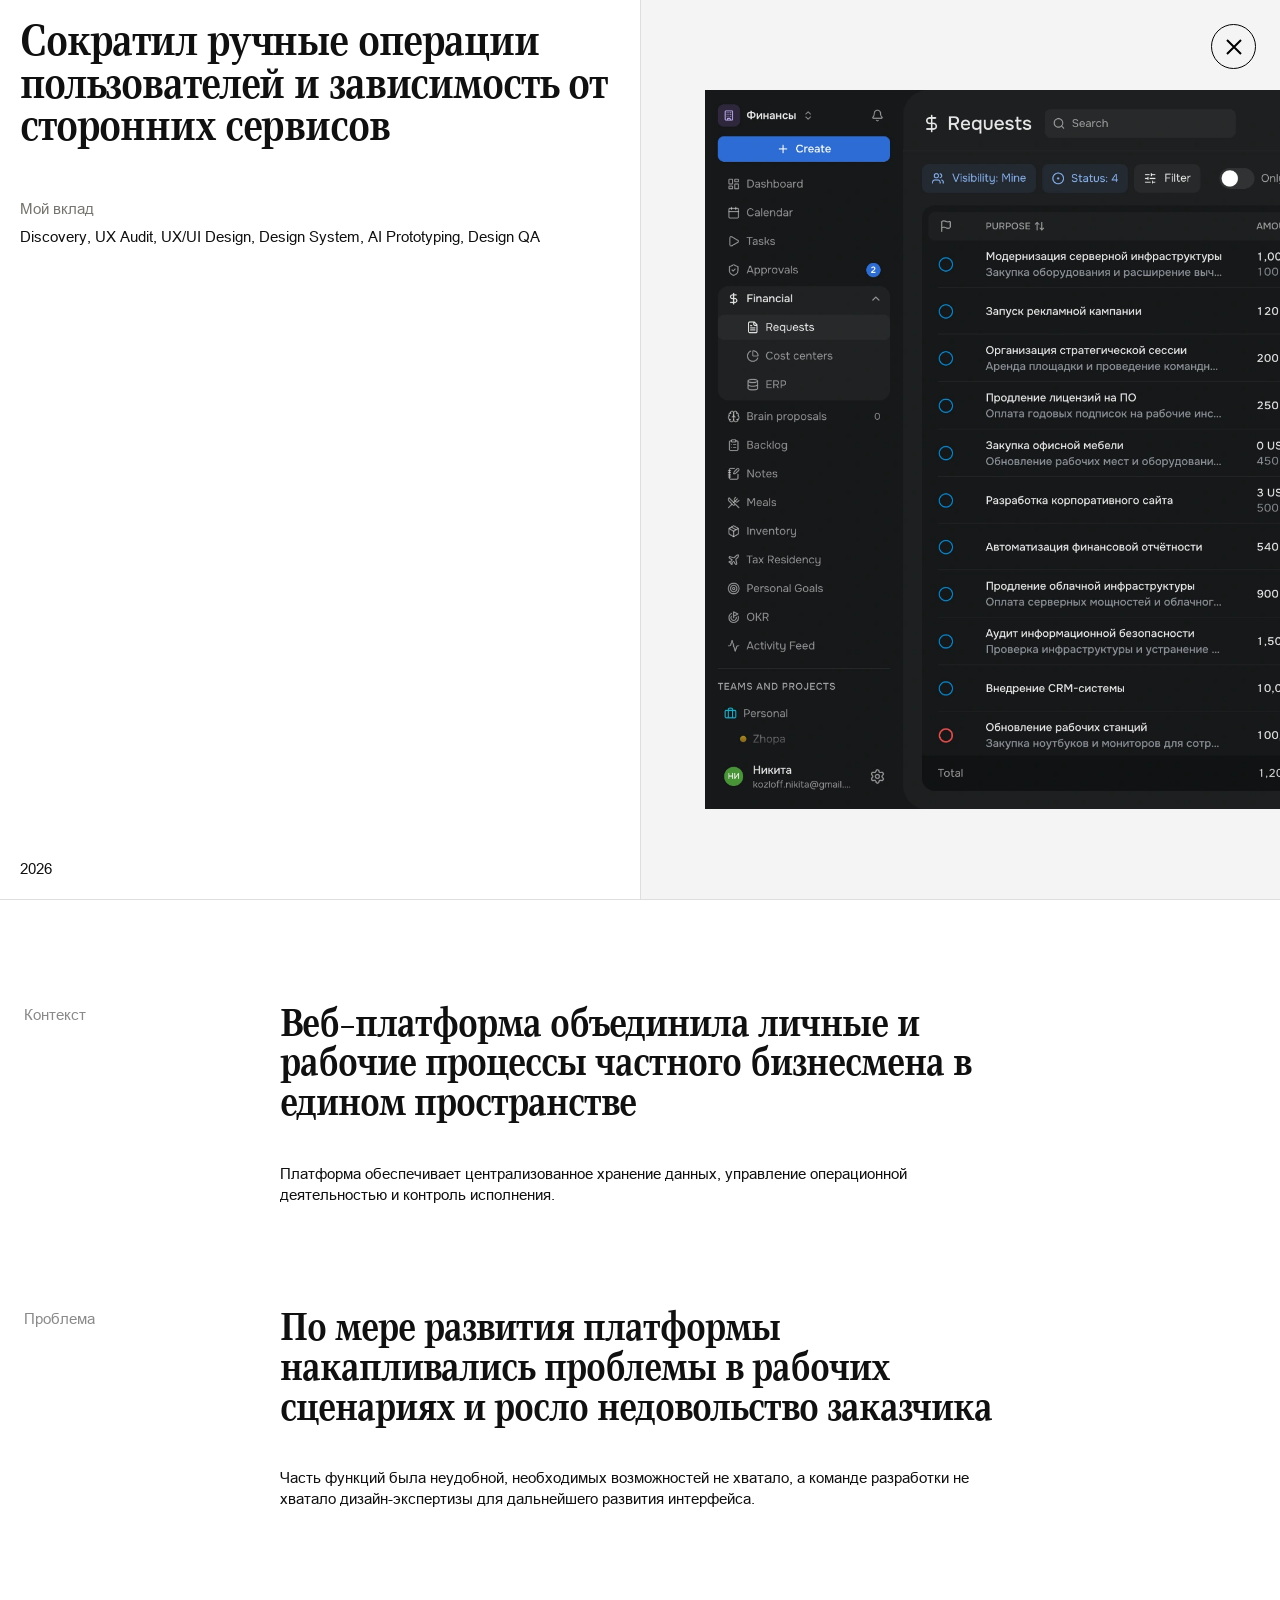
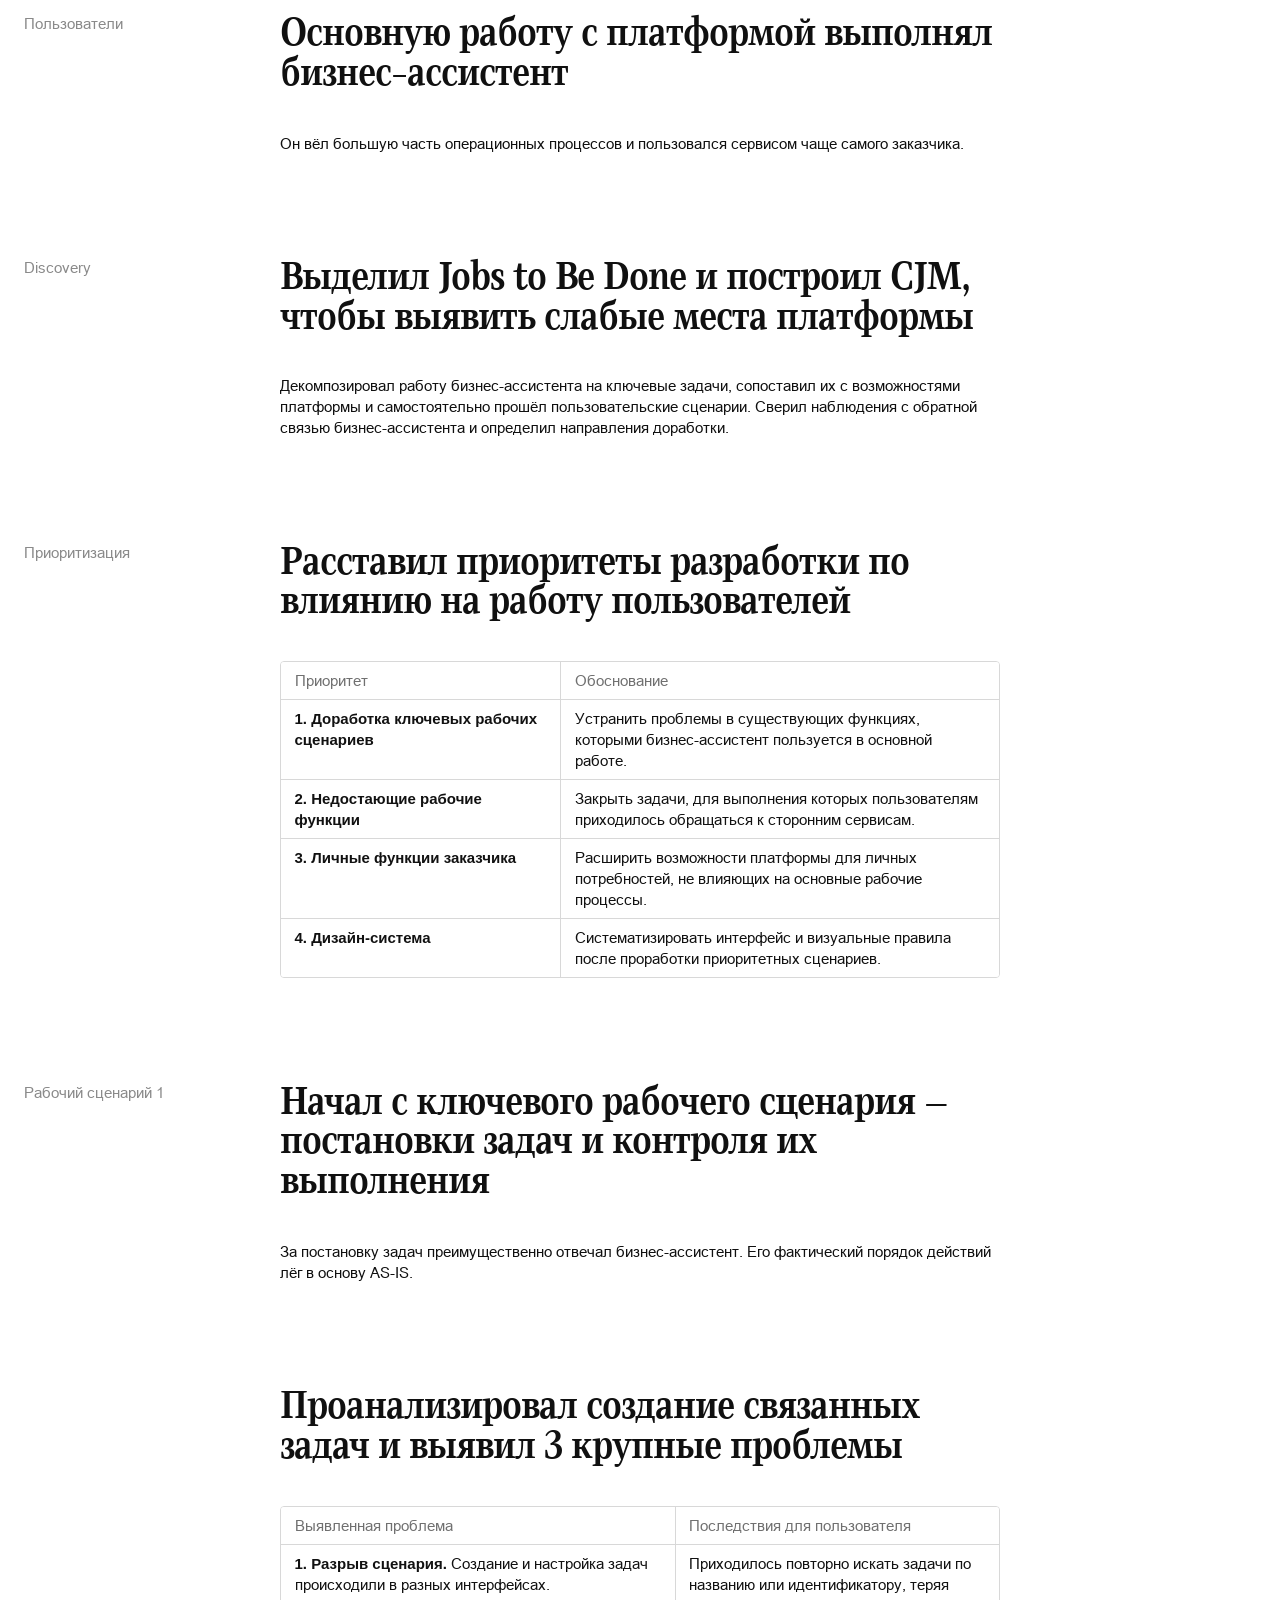
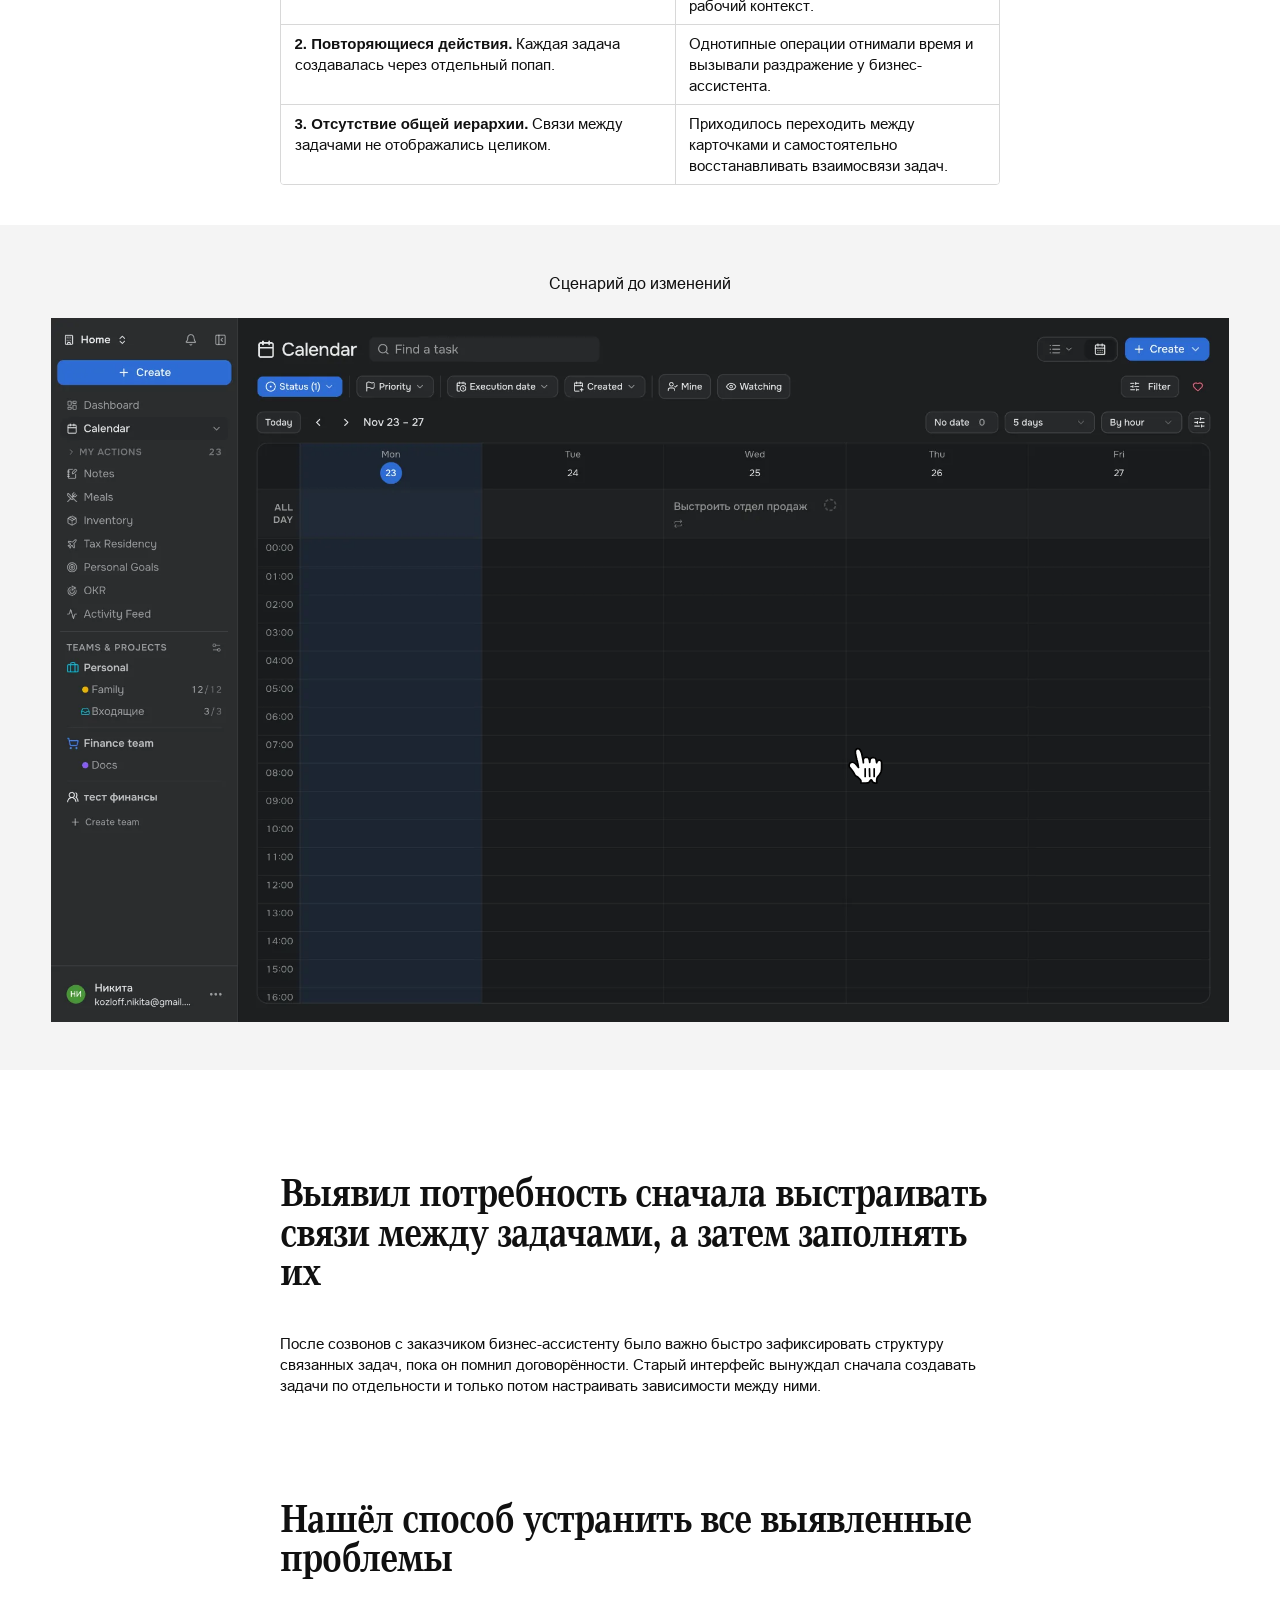
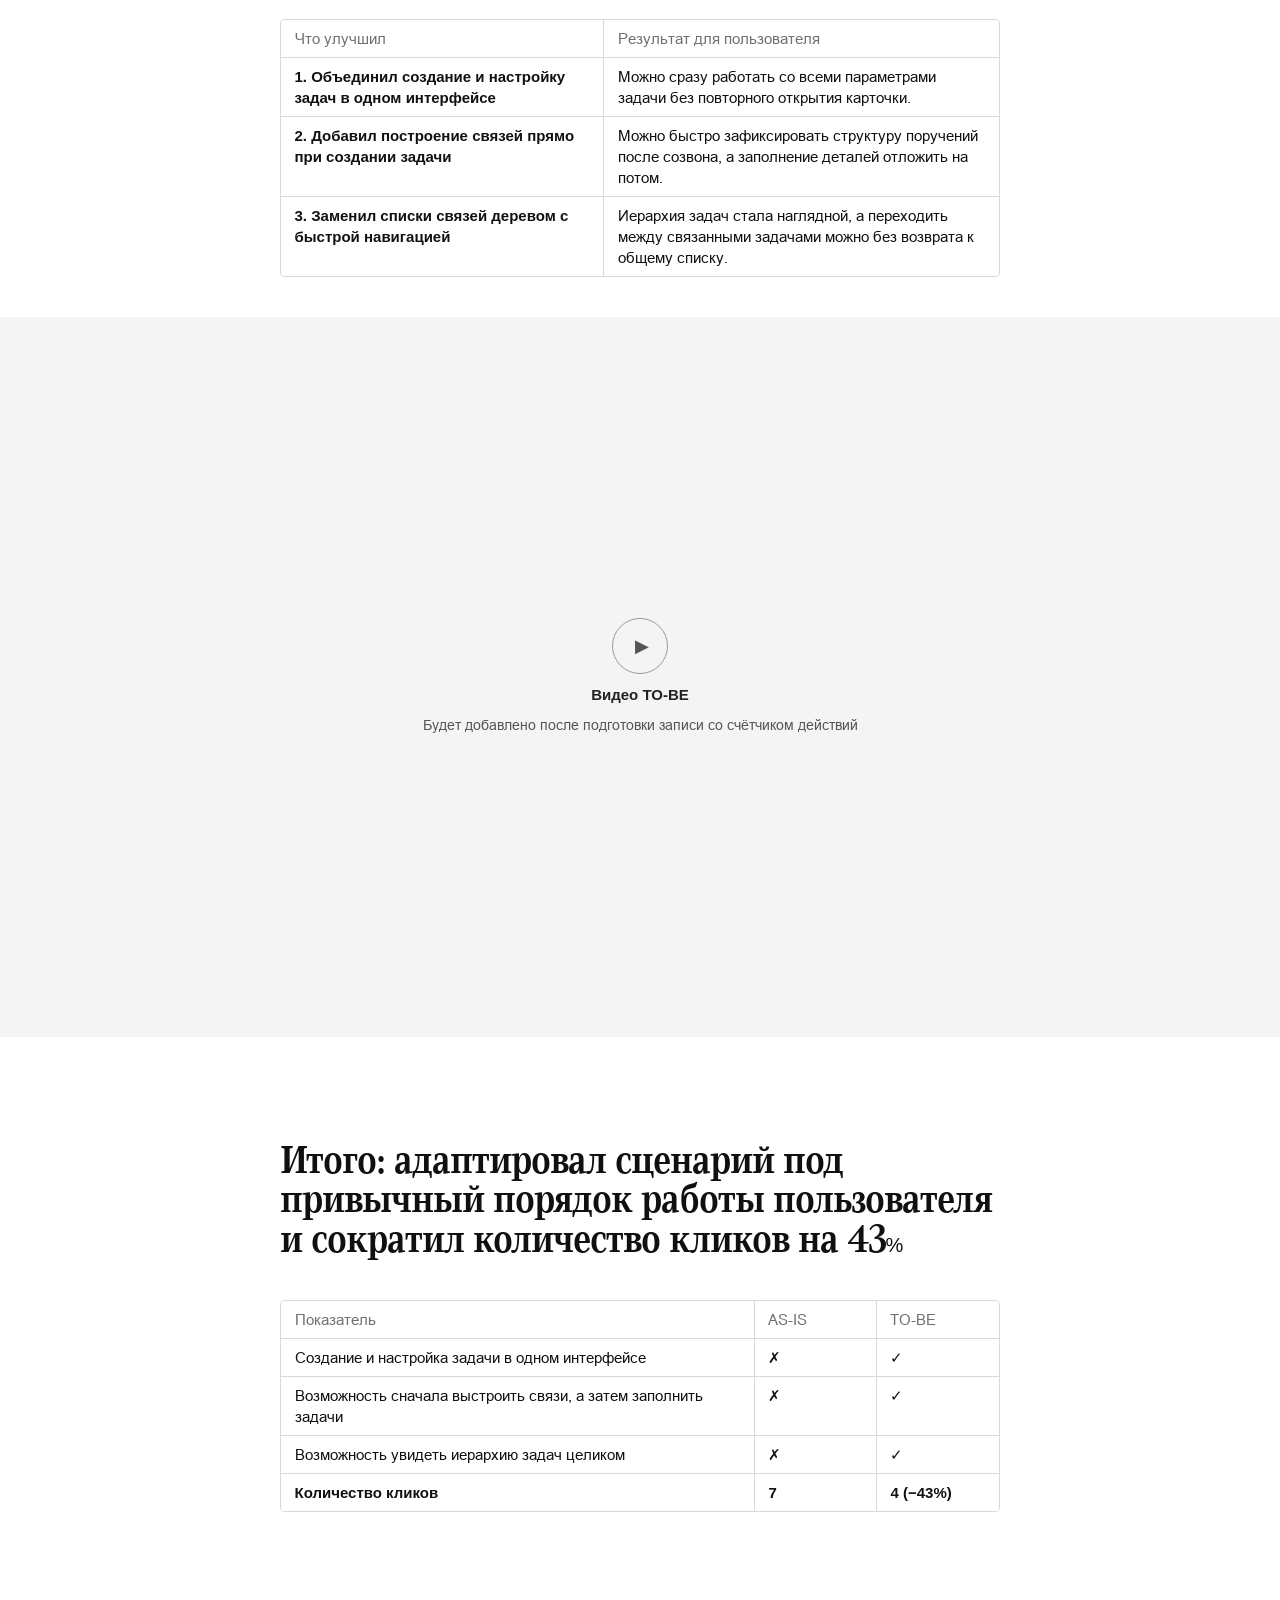
<file: core-tracker2/index.html>
<!doctype html>
<html lang="ru">
<head>
  <meta charset="UTF-8" />
  <meta name="viewport" content="width=device-width, initial-scale=1" />
  <meta name="description" content="Переработка UX UI консьерж-сервиса и упрощение ключевых рабочих сценариев с помощью AI без Figma. Кейс продуктового дизайнера Никиты Козлова." />
  <title>Переосмыслил UX UI консьерж-сервиса и упростил ключевые рабочие сценарии, используя AI вместо Figma — Козлов Никита</title>
  <link rel="icon" href="../favicon.ico?v=240" sizes="any" />
  <link rel="stylesheet" href="../styles.css?v=368-core-tracker-grid" />
<style>
.x5-page .core-intro__media{background:#f4f4f4}
.x5-page .x5-intro__media{justify-content:flex-end;align-items:center;background:#f4f4f4}
/* Match ECHO’s visible cover rectangle while keeping the X5 screenshot’s aspect ratio undistorted. */
.x5-page .x5-intro__cover-frame{height:80%;aspect-ratio:1473 / 1425;flex:0 0 auto;overflow:hidden}
.x5-page .x5-intro__cover-frame .x5-intro__cover-image{display:block;width:100%;height:100%;max-width:none;object-fit:cover;object-position:left center}
.x5-page .case-body{padding-top:6.912rem;padding-bottom:6.912rem}
.x5-page .case-body>.case-section{width:100%;margin:6.912rem auto 0;padding-top:0}
.x5-page .case-body>.case-section:first-child{margin-top:0}
.x5-page .case-section>.case-block{position:relative;margin-top:5.76rem}
.x5-page .case-section>.case-block:first-child{margin-top:0}
.x5-page .case-section>.case-block>:is(.case-heading,.case-lead,.case-highlight,.x5-table-wrap){width:min(100%,720px);max-width:720px;margin-left:auto;margin-right:auto;box-sizing:border-box}
.x5-page .case-section .case-block--section-start>.case-section__label{position:absolute;top:0;left:calc(24px - var(--page-space));width:auto;max-width:none;margin:0;color:#8a8a8a;font:400 var(--text-size)/1.4 "Arial Portfolio",Arial,sans-serif;text-align:left;white-space:nowrap}
.x5-page .case-block>.case-heading+.case-lead,.x5-page .case-block>.case-heading+.x5-table-wrap{margin-top:2.666667rem}
.x5-page .case-block>.x5-table-wrap+.x5-conclusion{margin-top:2rem}
.x5-page .case-block>.case-lead+.x5-table-wrap{margin-top:1.466667rem}
.x5-page .x5-copy{font:400 var(--text-size)/1.4 "Arial Portfolio",Arial,sans-serif}
.x5-page .x5-conclusion{padding:0;background:transparent;line-height:1.4}
.x5-page .x5-conclusion .case-conclusion-mark{display:inline;background:#fffdd8;padding:2px 0;box-decoration-break:clone;-webkit-box-decoration-break:clone}
.x5-page .x5-table-wrap{overflow-x:auto}
.x5-page .x5-table{width:100%;max-width:none;table-layout:fixed}
.x5-page .case-body .x5-table{table-layout:fixed !important}.x5-page .case-body .x5-table th,.x5-page .case-body .x5-table td{width:auto !important; min-width:0; max-width:none;text-align:left;vertical-align:top;overflow-wrap:break-word;word-break:normal;box-sizing:border-box}
.x5-page .x5-table th{font-weight:700}
.x5-page .core-nav__scenarios{position:relative}
@media(max-width:1280px) and (min-width:1024px){.x5-page .case-section .case-block--section-start>.case-section__label{position:static;margin:0 auto 1.333333rem;width:min(100%,720px)}}
@media(prefers-reduced-motion:reduce){.x5-page .core-nav{transition:none}}
/* Match ECHO's visible cover placement: keep the screenshot at 80% height,
   show its left edge with a 10% inset, and clip the right side. */
.x5-page .core-tracker-intro__media {
  justify-content: flex-start;
  align-items: center;
  padding-left: 10%;
  box-sizing: border-box;
  background: #f4f4f4;
}
.x5-page .core-tracker-intro__cover-image {
  display:block; width:auto; height:80%; max-width:none;
  object-fit:contain; object-position:right center; flex:0 0 auto;
  image-rendering:auto;
}

/* Notes screenshot: same viewport-fitting, centered desktop treatment as ECHO.
   Overrides only this gallery, not the cover or other case blocks. */
.core-page.x5-page #notes .core-tracker-notes-gallery,
.core-page.x5-page #financial-approvals .core-tracker-financial-gallery,
.core-page.x5-page #okr .core-tracker-okr-gallery {
  --tracker-gallery-pad-block: clamp(24px, 3.2rem, 60px);
  --tracker-gallery-nav-space: calc(2.533333rem + 24px + 24px);
  --tracker-gallery-media-height: max(
    120px,
    calc(100svh - var(--tracker-gallery-pad-block) - var(--tracker-gallery-pad-block) - var(--tracker-gallery-nav-space))
  );
  display: grid;
  grid-template-columns: minmax(0, 1fr);
  align-items: center;
  justify-items: center;
  padding-top: var(--tracker-gallery-pad-block);
  padding-bottom: var(--tracker-gallery-pad-block);
}
@supports (height: 100dvh) {
  .core-page.x5-page #notes .core-tracker-notes-gallery,
  .core-page.x5-page #financial-approvals .core-tracker-financial-gallery,
.core-page.x5-page #okr .core-tracker-okr-gallery {
    --tracker-gallery-media-height: max(
      120px,
      calc(100dvh - var(--tracker-gallery-pad-block) - var(--tracker-gallery-pad-block) - var(--tracker-gallery-nav-space))
    );
  }
}
.core-page.x5-page #notes .core-tracker-notes-gallery .echo-desktop-gallery__item,
.core-page.x5-page #financial-approvals .core-tracker-financial-gallery .echo-desktop-gallery__item,
.core-page.x5-page #okr .core-tracker-okr-gallery .echo-desktop-gallery__item {
  display: flex;
  width: 100%;
  max-width: 100%;
  min-width: 0;
  align-items: center;
  justify-content: center;
}
.core-page.x5-page #notes .core-tracker-notes-gallery .echo-desktop-gallery__image,
.core-page.x5-page #financial-approvals .core-tracker-financial-gallery .echo-desktop-gallery__image,
.core-page.x5-page #okr .core-tracker-okr-gallery .echo-desktop-gallery__image {
  display: block;
  width: auto;
  height: auto;
  max-width: 100%;
  max-height: var(--tracker-gallery-media-height);
  object-fit: contain;
  margin-inline: auto;
  image-rendering: auto;
}

/* Visual principles: two high-resolution desktop screens side by side. */
.core-page.x5-page #visual-principles .core-tracker-principles-gallery {
  grid-template-columns: repeat(2, minmax(0, 1fr));
  align-items: center;
  justify-items: stretch;
  gap: clamp(12px, 1.25vw, 20px);
  padding: clamp(32px, 4vw, 64px) clamp(16px, 2vw, 32px);
}
.core-page.x5-page #visual-principles .core-tracker-principles-gallery .echo-desktop-gallery__item {
  display: flex;
  width: 100%;
  min-width: 0;
  align-items: center;
  justify-content: center;
}
.core-page.x5-page #visual-principles .core-tracker-principles-gallery .echo-desktop-gallery__image {
  display: block;
  width: 100%;
  height: auto;
  max-width: 100%;
  object-fit: contain;
}
@media (max-width: 900px) {
  .core-page.x5-page #visual-principles .core-tracker-principles-gallery {
    grid-template-columns: minmax(0, 1fr);
    gap: 24px;
    padding: 48px var(--page-space);
  }
}

/* Single approved Financial Requests concept in the existing wide gallery frame. */
.core-page.x5-page #visual-principles .core-tracker-concept-gallery {
  grid-template-columns: minmax(0, 1fr);
  gap: clamp(12px, 1.25vw, 20px);
  padding: clamp(32px, 4vw, 64px) clamp(16px, 2vw, 32px);
}
.core-page.x5-page #visual-principles .core-tracker-concept-gallery .echo-desktop-gallery__item {
  display: flex;
  width: 100%;
  min-width: 0;
  align-items: center;
  justify-content: center;
}
.core-page.x5-page #visual-principles .core-tracker-concept-gallery .echo-desktop-gallery__image {
  display: block;
  width: 100%;
  height: auto;
  max-width: 100%;
  max-height: min(78dvh, 1000px);
  object-fit: contain;
}
@media (max-width: 900px) {
  .core-page.x5-page #visual-principles .core-tracker-concept-gallery {
    grid-template-columns: minmax(0, 1fr);
    gap: 24px;
    padding: 48px var(--page-space);
  }
}

/* CORE Tracker 2: full-width media slots for the two upcoming walkthrough videos. */
.core-page.x5-page .core-tracker-video-frame{
  display:flex; align-items:center; justify-content:center; box-sizing:border-box;
  width:calc(100% + 2 * var(--page-space)); max-width:none; aspect-ratio:16 / 9; min-height:220px;
  margin:2.666667rem calc(-1 * var(--page-space)) 0; padding:24px; border:0;
  background:#f4f4f4; color:#555;
}
.core-page.x5-page .core-tracker-video-frame__content{display:flex; flex-direction:column; align-items:center; gap:12px; text-align:center}
.core-page.x5-page .core-tracker-video-frame__play{display:grid;place-items:center;width:56px;height:56px;border:1px solid #999;border-radius:50%;font-size:18px;padding-left:3px;box-sizing:border-box}
.core-page.x5-page .core-tracker-video-frame__title{color:#222;font-weight:700}
.core-page.x5-page .core-tracker-video-frame__hint{font-size:14px;line-height:1.45}
.core-tracker2-page #scenario-result .core-tracker-result-metric{white-space:nowrap}
.core-tracker2-page #scenario-result .core-tracker-result-percent{font-family:Arial,sans-serif;font-size:20px;font-weight:400;line-height:1;}
.core-page.x5-page .core-tracker-result-table td:nth-child(n+2),.core-page.x5-page .core-tracker-result-table th:nth-child(n+2){text-align:center}
@media(max-width:640px){.core-page.x5-page .core-tracker-video-frame{min-height:185px;padding:14px}}

/* CORE Tracker 2 only: restore spacing before Problem after the new Context section. */
.core-tracker2-page .case-body > #context + #problem {
  margin-top: 6.912rem !important;
}
/* A two-column AS-IS table gives concise problem statements more room. */
.core-tracker2-page .case-body .core-tracker-as-is-table th:first-child,
.core-tracker2-page .case-body .core-tracker-as-is-table td:first-child {
  width: 55% !important;
}
.core-tracker2-page .case-body .core-tracker-as-is-table th:last-child,
.core-tracker2-page .case-body .core-tracker-as-is-table td:last-child {
  width: 45% !important;
}

/* CORE Tracker 2: fit desktop screenshots by viewport height, as in ECHO. */
.core-tracker2-page .case-body .core-tracker-video-frame.core-tracker-as-is-walkthrough {
  --tracker-frame-pad-block:clamp(24px, 3.2rem, 60px);
  --tracker-frame-nav-space:calc(2.533333rem + 24px + 24px);
  --tracker-frame-media-height:max(
    120px,
    calc(100svh - var(--tracker-frame-pad-block) - var(--tracker-frame-pad-block) - var(--tracker-frame-nav-space))
  );
  position:relative;
  display:flex;
  flex-direction:column;
  align-items:center;
  justify-content:center;
  gap:24px;
  min-height:0;
  padding:var(--tracker-frame-pad-block) clamp(16px, 4vw, 64px);
  overflow:hidden;
  aspect-ratio:auto;
  margin-top:2.666667rem;
}
@supports (height:100dvh) {
  .core-tracker2-page .case-body .core-tracker-video-frame.core-tracker-as-is-walkthrough {
    --tracker-frame-media-height:max(
      120px,
      calc(100dvh - var(--tracker-frame-pad-block) - var(--tracker-frame-pad-block) - var(--tracker-frame-nav-space))
    );
  }
}
/* Keep the pointer coordinates attached to the scaled screenshot, not
   the gray full-width field, so every target stays aligned. */
.core-tracker2-page .core-tracker-as-is-walkthrough__viewport {
  position:relative;
  flex:0 1 auto;
  width:min(100%, calc(var(--tracker-frame-media-height) * 1.673202614));
  min-width:0;
  aspect-ratio:2048 / 1224;
}
.core-tracker2-page .core-tracker-as-is-walkthrough__frame {
  position:absolute;
  inset:0;
  display:block;
  width:100%;
  height:100%;
  max-width:100%;
  object-fit:contain;
  object-position:center;
  opacity:0;
  transition:none;
  pointer-events:none;
  user-select:none;
}
.core-tracker2-page .core-tracker-as-is-walkthrough__frame.is-shown {
  opacity:1;
}
.core-tracker2-page .core-tracker-as-is-walkthrough__cursor {
  position:absolute;
  z-index:2;
  left:68.36%;
  top:61.3%;
  width:72px;
  height:72px;
  max-width:none;
  object-fit:contain;
  transform:translate(-36%, -28%);
  opacity:1;
  pointer-events:none;
  user-select:none;
  -webkit-user-drag:none;
  transition:none;
}
.core-tracker2-page .core-tracker-as-is-walkthrough__cursor.is-moving {
  transition:left 1125ms cubic-bezier(.42,0,.58,1), top 1125ms cubic-bezier(.42,0,.58,1);
}
@media (max-width:900px) {
  .core-tracker2-page .core-tracker-as-is-walkthrough__cursor {
    width:clamp(32px, 5vw, 72px);
    height:clamp(32px, 5vw, 72px);
  }
}
@media (prefers-reduced-motion: reduce) {
  .core-tracker2-page .core-tracker-as-is-walkthrough__cursor.is-moving { transition:none; }
}


/* A single flex column uses the same top and bottom padding;
   the caption-to-screenshot gap is always 24px. */
.core-tracker2-page .case-body .core-tracker-as-is-walkthrough__caption {
  position:static;
  flex:none;
  width:auto;
  max-width:100%;
  margin:0;
  padding:0;
  color:var(--ink);
  font-size:16px;
  font-weight:400;
  line-height:1.35;
  text-align:center;
}
@media (max-width:760px) {
  .core-tracker2-page .case-body .core-tracker-as-is-walkthrough__caption {
    font-size:14px;
  }
}
</style>
</head>
<body class="core-page core-page--condensed typography-only x5-page core-tracker2-page">
  <main class="core-intro" id="cover">
    <section class="core-intro__copy" aria-labelledby="tracker-title">
      <h1 class="core-intro__title" id="tracker-title">Сократил ручные операции пользователей и зависимость от сторонних сервисов</h1>
      <div class="core-intro__details">
        <section class="core-intro__group">
          <p class="core-intro__label">Мой вклад</p>
          <p class="core-intro__value">Discovery, UX Audit, UX/UI Design, Design System, AI Prototyping, Design QA</p>
        </section>
      </div>
      <p class="core-intro__year">2026</p>
    </section>
    <div class="core-intro__media core-tracker-intro__media">
      <img
        class="core-tracker-intro__cover-image"
        src="../assets/core-tracker-financial-2048w.webp"
        srcset="../assets/core-tracker-financial-1024w.webp 1024w, ../assets/core-tracker-financial-2048w.webp 2048w, ../assets/core-tracker-financial-3072w.webp 3072w"
        sizes="134svh"
        alt="Интерфейс Financial Requests консьерж-сервиса CORE"
        width="2048"
        height="1223"
        fetchpriority="high"
        decoding="async"
      />
    </div>
  </main>
  <a class="core-close" href="../#projects" aria-label="Закрыть кейс">
    <img src="../assets/icon-close.svg" alt="" width="24" height="24" />
  </a>
  <div class="case-body">
<section class="case-section" id="context" data-case-section data-nav-anchor="context">
<div class="case-block case-block--section-start"><p class="case-section__label">Контекст</p><h2 class="case-heading">Веб-платформа объединила личные и рабочие процессы частного бизнесмена в едином пространстве</h2><p class="case-lead x5-copy">Платформа обеспечивает централизованное хранение данных, управление операционной деятельностью и контроль исполнения.</p></div>
</section>

<section class="case-section" id="problem" data-case-section data-nav-anchor="problem">
<div class="case-block case-block--section-start"><p class="case-section__label">Проблема</p><h2 class="case-heading">По мере развития платформы накапливались проблемы в рабочих сценариях и росло недовольство заказчика</h2><p class="case-lead x5-copy">Часть функций была неудобной, необходимых возможностей не хватало, а команде разработки не хватало дизайн-экспертизы для дальнейшего развития интерфейса.</p></div>
</section>

<section class="case-section" id="users" data-case-section data-nav-anchor="users">
<div class="case-block case-block--section-start"><p class="case-section__label">Пользователи</p><h2 class="case-heading">Основную работу с платформой выполнял бизнес-ассистент</h2><p class="case-lead x5-copy">Он вёл большую часть операционных процессов и пользовался сервисом чаще самого заказчика.</p></div>
</section>

<section class="case-section" id="discovery" data-case-section data-nav-anchor="discovery">
<div class="case-block case-block--section-start"><p class="case-section__label">Discovery</p><h2 class="case-heading">Выделил Jobs to Be Done и построил CJM, чтобы выявить слабые места платформы</h2><p class="case-lead x5-copy">Декомпозировал работу бизнес-ассистента на ключевые задачи, сопоставил их с возможностями платформы и самостоятельно прошёл пользовательские сценарии. Сверил наблюдения с обратной связью бизнес-ассистента и определил направления доработки.</p></div>
</section>

<section class="case-section" id="priorities" data-case-section data-nav-anchor="priorities">
<div class="case-block case-block--section-start"><p class="case-section__label">Приоритизация</p><h2 class="case-heading">Расставил приоритеты разработки по влиянию на работу пользователей</h2>
<div class="case-outline-table-wrap x5-table-wrap"><table class="case-outline-table x5-table "><colgroup><col style="width:39%"><col style="width:61%"></colgroup><thead><tr><th scope="col">Приоритет</th><th scope="col">Обоснование</th></tr></thead><tbody>
<tr><td><strong>1. Доработка ключевых рабочих сценариев</strong></td><td>Устранить проблемы в существующих функциях, которыми бизнес-ассистент пользуется в основной работе.</td></tr>
<tr><td><strong>2. Недостающие рабочие функции</strong></td><td>Закрыть задачи, для выполнения которых пользователям приходилось обращаться к сторонним сервисам.</td></tr>
<tr><td><strong>3. Личные функции заказчика</strong></td><td>Расширить возможности платформы для личных потребностей, не влияющих на основные рабочие процессы.</td></tr>
<tr><td><strong>4. Дизайн-система</strong></td><td>Систематизировать интерфейс и визуальные правила после проработки приоритетных сценариев.</td></tr>
</tbody></table></div></div>
</section>

<section class="case-section" id="scenario-context" data-case-section data-nav-anchor="scenario-context">
<div class="case-block case-block--section-start"><p class="case-section__label">Рабочий сценарий 1</p><h2 class="case-heading">Начал с ключевого рабочего сценария — постановки задач и контроля их выполнения</h2><p class="case-lead x5-copy">За постановку задач преимущественно отвечал бизнес-ассистент. Его фактический порядок действий лёг в основу AS-IS.</p></div>
</section>

<section class="case-section" id="scenario-as-is" data-case-section data-nav-anchor="scenario-as-is">
<div class="case-block case-block--section-start"><h2 class="case-heading">Проанализировал создание связанных задач и выявил 3 крупные проблемы</h2>
<div class="case-outline-table-wrap x5-table-wrap"><table class="case-outline-table x5-table core-tracker-as-is-table">
<colgroup><col style="width:55%"><col style="width:45%"></colgroup>
<thead><tr><th scope="col">Выявленная проблема</th><th scope="col">Последствия для пользователя</th></tr></thead>
<tbody>
<tr><td><strong>1. Разрыв сценария.</strong> Создание и настройка задач происходили в разных интерфейсах.</td><td>Приходилось повторно искать задачи по названию или идентификатору, теряя рабочий контекст.</td></tr>
<tr><td><strong>2. Повторяющиеся действия.</strong> Каждая задача создавалась через отдельный попап.</td><td>Однотипные операции отнимали время и вызывали раздражение у бизнес-ассистента.</td></tr>
<tr><td><strong>3. Отсутствие общей иерархии.</strong> Связи между задачами не отображались целиком.</td><td>Приходилось переходить между карточками и самостоятельно восстанавливать взаимосвязи задач.</td></tr>
</tbody></table></div>
<div class="core-tracker-video-frame core-tracker-as-is-walkthrough" role="img" aria-label="AS-IS: создание задач через отдельные окна и переход в карточку для настройки связей. Анимированная демонстрация автоматически воспроизводится при появлении на экране.">
  <p class="core-tracker-as-is-walkthrough__caption">Сценарий до изменений</p>
  <div class="core-tracker-as-is-walkthrough__viewport">
    <img class="core-tracker-as-is-walkthrough__frame is-shown" src="../assets/core-tracker2-as-is-1.webp" width="2048" height="1224" alt="" aria-hidden="true" draggable="false" decoding="async" loading="eager" />
    <img class="core-tracker-as-is-walkthrough__frame" src="../assets/core-tracker2-as-is-2.webp" width="2048" height="1224" alt="" aria-hidden="true" draggable="false" decoding="async" loading="eager" />
    <img class="core-tracker-as-is-walkthrough__frame" src="../assets/core-tracker2-as-is-3.webp" width="2048" height="1224" alt="" aria-hidden="true" draggable="false" decoding="async" loading="eager" />
    <img class="core-tracker-as-is-walkthrough__frame" src="../assets/core-tracker2-as-is-4.webp" width="2048" height="1224" alt="" aria-hidden="true" draggable="false" decoding="async" loading="eager" />
    <img class="core-tracker-as-is-walkthrough__frame" src="../assets/core-tracker2-as-is-5.webp" width="2048" height="1224" alt="" aria-hidden="true" draggable="false" decoding="async" loading="eager" />
    <img class="core-tracker-as-is-walkthrough__frame" src="../assets/core-tracker2-as-is-7.webp" width="2048" height="1224" alt="" aria-hidden="true" draggable="false" decoding="async" loading="eager" />
    <img class="core-tracker-as-is-walkthrough__frame" src="../assets/core-tracker2-as-is-8.webp" width="2048" height="1224" alt="" aria-hidden="true" draggable="false" decoding="async" loading="eager" />
    <img class="core-tracker-as-is-walkthrough__cursor" src="../assets/core-tracker2-cursor.svg" width="72" height="72" alt="" aria-hidden="true" draggable="false" />
  </div>
</div></div>
<div class="case-block"><h2 class="case-heading">Выявил потребность сначала выстраивать связи между задачами, а затем заполнять их</h2><p class="case-lead x5-copy">После созвонов с заказчиком бизнес-ассистенту было важно быстро зафиксировать структуру связанных задач, пока он помнил договорённости. Старый интерфейс вынуждал сначала создавать задачи по отдельности и только потом настраивать зависимости между ними.</p></div>
</section>

<section class="case-section" id="scenario-to-be" data-case-section data-nav-anchor="scenario-to-be">
<div class="case-block case-block--section-start"><h2 class="case-heading">Нашёл способ устранить все выявленные проблемы</h2>
<div class="case-outline-table-wrap x5-table-wrap"><table class="case-outline-table x5-table "><colgroup><col style="width:45%"><col style="width:55%"></colgroup><thead><tr><th scope="col">Что улучшил</th><th scope="col">Результат для пользователя</th></tr></thead><tbody>
<tr><td><strong>1. Объединил создание и настройку задач в одном интерфейсе</strong></td><td>Можно сразу работать со всеми параметрами задачи без повторного открытия карточки.</td></tr>
<tr><td><strong>2. Добавил построение связей прямо при создании задачи</strong></td><td>Можно быстро зафиксировать структуру поручений после созвона, а заполнение деталей отложить на потом.</td></tr>
<tr><td><strong>3. Заменил списки связей деревом с быстрой навигацией</strong></td><td>Иерархия задач стала наглядной, а переходить между связанными задачами можно без возврата к общему списку.</td></tr>
</tbody></table></div><div class="core-tracker-video-frame" role="group" aria-label="Место для видео TO-BE"><div class="core-tracker-video-frame__content"><span class="core-tracker-video-frame__play" aria-hidden="true">▶</span><span class="core-tracker-video-frame__title">Видео TO-BE</span><span class="core-tracker-video-frame__hint">Будет добавлено после подготовки записи со счётчиком действий</span></div></div></div>
</section>

<section class="case-section" id="scenario-result" data-case-section data-nav-anchor="scenario-result">
<div class="case-block case-block--section-start"><h2 class="case-heading">Итого: адаптировал сценарий под привычный порядок работы пользователя и сократил количество кликов на <span class="core-tracker-result-metric">43<span class="core-tracker-result-percent">%</span></span></h2>
<div class="case-outline-table-wrap x5-table-wrap"><table class="case-outline-table x5-table core-tracker-result-table"><colgroup><col style="width:66%"><col style="width:17%"><col style="width:17%"></colgroup><thead><tr><th scope="col">Показатель</th><th scope="col">AS-IS</th><th scope="col">TO-BE</th></tr></thead><tbody>
<tr><td>Создание и настройка задачи в одном интерфейсе</td><td>✗</td><td>✓</td></tr>
<tr><td>Возможность сначала выстроить связи, а затем заполнить задачи</td><td>✗</td><td>✓</td></tr>
<tr><td>Возможность увидеть иерархию задач целиком</td><td>✗</td><td>✓</td></tr>
<tr><td><strong>Количество кликов</strong></td><td><strong>7</strong></td><td><strong>4 (−43%)</strong></td></tr>
</tbody></table></div></div>
</section>
</div>
<nav class="core-nav" aria-label="Разделы кейса" aria-hidden="true" inert>
<ul class="core-nav__list">
<li><a class="core-nav__link" href="#context" data-nav-key="context">Контекст</a></li>
<li><a class="core-nav__link" href="#problem" data-nav-key="problem">Проблема</a></li>
<li><a class="core-nav__link" href="#users" data-nav-key="users">Пользователи</a></li>
<li><a class="core-nav__link" href="#discovery" data-nav-key="discovery">Discovery</a></li>
<li><a class="core-nav__link" href="#priorities" data-nav-key="priorities">Приоритизация</a></li>
<li class="core-nav__scenarios"><button class="core-nav__toggle" type="button" aria-expanded="false" aria-controls="core-tracker-nav-design-links">Сценарий 1 <span class="core-nav__chevron" aria-hidden="true"></span></button>
<ul class="core-nav__submenu" id="core-tracker-nav-design-links" aria-label="Рабочий сценарий 1" hidden>
<li><a class="core-nav__link core-nav__sublink" href="#scenario-context" data-nav-key="scenario-context">Контекст</a></li>
<li><a class="core-nav__link core-nav__sublink" href="#scenario-as-is" data-nav-key="scenario-as-is">AS-IS</a></li>
<li><a class="core-nav__link core-nav__sublink" href="#scenario-to-be" data-nav-key="scenario-to-be">TO-BE</a></li>
<li><a class="core-nav__link core-nav__sublink" href="#scenario-result" data-nav-key="scenario-result">Результат</a></li>
</ul></li>
</ul>
</nav>
<main class="mobile-note"><div class="mobile-note__content"><h1>Проекты лучше смотреть на большом экране</h1><p>Откройте сайт на компьютере — так макеты сохранят все детали.</p></div></main>
<script>
(()=>{
const intro=document.querySelector('.core-intro'),nav=document.querySelector('.core-nav');
const links=[...nav.querySelectorAll('.core-nav__link')],toggle=nav.querySelector('.core-nav__toggle'),submenu=nav.querySelector('.core-nav__submenu');
const keys=new Set(['scenario-context','scenario-as-is','scenario-to-be','scenario-result']);
const anchors=links.map(link=>({link,section:document.getElementById(link.dataset.navKey)})).filter(x=>x.section);
const menu=open=>{submenu.hidden=!open;toggle.setAttribute('aria-expanded',String(open));};
const update=()=>{
 const visible=scrollY>intro.offsetHeight*.65;
 nav.classList.toggle('is-visible',visible);nav.setAttribute('aria-hidden',String(!visible));
 if(visible)nav.removeAttribute('inert');else{nav.setAttribute('inert','');menu(false);}
 let active=anchors[0];for(const a of anchors){if(a.section.getBoundingClientRect().top<=innerHeight*.38)active=a;else break;}
 for(const a of anchors){if(a===active)a.link.setAttribute('aria-current','location');else a.link.removeAttribute('aria-current');}
 toggle.classList.toggle('is-current',keys.has(active.link.dataset.navKey));
};
toggle.addEventListener('click',()=>menu(submenu.hidden));
links.forEach(x=>x.addEventListener('click',()=>menu(false)));
document.addEventListener('keydown',e=>{if(e.key==='Escape'&&!submenu.hidden){menu(false);toggle.focus();}});
document.addEventListener('click',e=>{if(!e.target.closest('.core-nav__scenarios'))menu(false);});
window.addEventListener('scroll',update,{passive:true});window.addEventListener('resize',update,{passive:true});
window.addEventListener('pageshow',()=>{menu(false);update();});menu(false);update();
})();
</script>

<script>
/* Auto-playing, scroll-aware AS-IS walkthrough. Each decoded screenshot
   is a separate layer: show the next above the previous, never swap src. */
(() => {
  const stage = document.querySelector('.core-tracker-as-is-walkthrough');
  if (!stage) return;
  const frames = [...stage.querySelectorAll('.core-tracker-as-is-walkthrough__frame')];
  const cursor = stage.querySelector('.core-tracker-as-is-walkthrough__cursor');
  // Coordinates use the native screenshot dimensions (2048 × 1224).
  const steps = [
    { x: 1919, y: 53 },   // Click top-right Create → task form
    { x: 1905, y: 1138 }, // Click Create task → created toast
    { x: 1919, y: 53 },   // Click Create → second task form
    { x: 1905, y: 1138 }, // Click Create task → second task in calendar
    { x: 552,  y: 453 },  // Click "Организовать семейный ужин" → drawer
    { x: 1117, y: 431 }   // Click Add link → relation menu
  ];
  if (frames.length !== steps.length + 1 || !cursor) return;

  // All step durations are 25% longer than the previous animation.
  const timing = { move:1200, between:725, start:1000, hold:2625, restart:1188 };
  const reducedMotion = window.matchMedia('(prefers-reduced-motion: reduce)');
  let visible = false;
  let playing = false;
  let ready = false;
  let timeout = 0;
  let generation = 0;
  let nextStep = 0;

  const schedule = (callback, delay) => {
    window.clearTimeout(timeout);
    timeout = window.setTimeout(callback, delay);
  };
  const position = (x, y, animate) => {
    cursor.classList.toggle('is-moving', animate);
    cursor.style.left = (x / 2048 * 100) + '%';
    cursor.style.top = (y / 1224 * 100) + '%';
  };
  const resetFrame = () => {
    // Layer 1 is always underneath; hide layers 2–7 together on loop reset.
    frames.forEach((img, i) => img.classList.toggle('is-shown', i === 0));
    position(1400, 750, false);
    nextStep = 0;
  };
  const stop = () => {
    playing = false;
    generation += 1;
    window.clearTimeout(timeout);
    resetFrame();
  };
  const advance = (token) => {
    if (!playing || token !== generation) return;
    if (nextStep === steps.length) {
      schedule(() => {
        if (!playing || token !== generation) return;
        resetFrame();
        schedule(() => advance(token), timing.restart);
      }, timing.hold);
      return;
    }
    const { x, y } = steps[nextStep];
    cursor.classList.add('is-moving');
    window.requestAnimationFrame(() => {
      if (!playing || token !== generation) return;
      position(x, y, true);
    });
    schedule(() => {
      if (!playing || token !== generation) return;
      // Instant overlay: leave all earlier screenshots visible underneath.
      frames[nextStep + 1].classList.add('is-shown');
      cursor.classList.remove('is-moving');
      nextStep += 1;
      schedule(() => advance(token), timing.between);
    }, timing.move);
  };
  const start = () => {
    if (playing || !visible || !ready || reducedMotion.matches || document.hidden) return;
    playing = true;
    const token = ++generation;
    resetFrame();
    schedule(() => advance(token), timing.start);
  };

  // Decode the actual layers before playback, avoiding white flashes.
  const preload = Promise.all(frames.map(img => {
    if (typeof img.decode === 'function') {
      return img.decode().then(() => true).catch(() => false);
    }
    return new Promise(resolve => {
      if (img.complete) { resolve(img.naturalWidth > 0); return; }
      img.addEventListener('load', () => resolve(true), { once:true });
      img.addEventListener('error', () => resolve(false), { once:true });
    });
  }));
  preload.then(results => { ready = results.every(Boolean); start(); });

  if ('IntersectionObserver' in window) {
    const observer = new IntersectionObserver(entries => {
      visible = entries[0].isIntersecting && entries[0].intersectionRatio >= 0.12;
      if (visible) start();
      else stop();
    }, { threshold: [0, 0.12, 0.25] });
    observer.observe(stage);
  } else {
    visible = true;
    start();
  }
  document.addEventListener('visibilitychange', () => {
    if (document.hidden) stop();
    else start();
  });
  reducedMotion.addEventListener?.('change', () => {
    if (reducedMotion.matches) stop();
    else start();
  });
})();
</script>
</body>
</html>
</file>
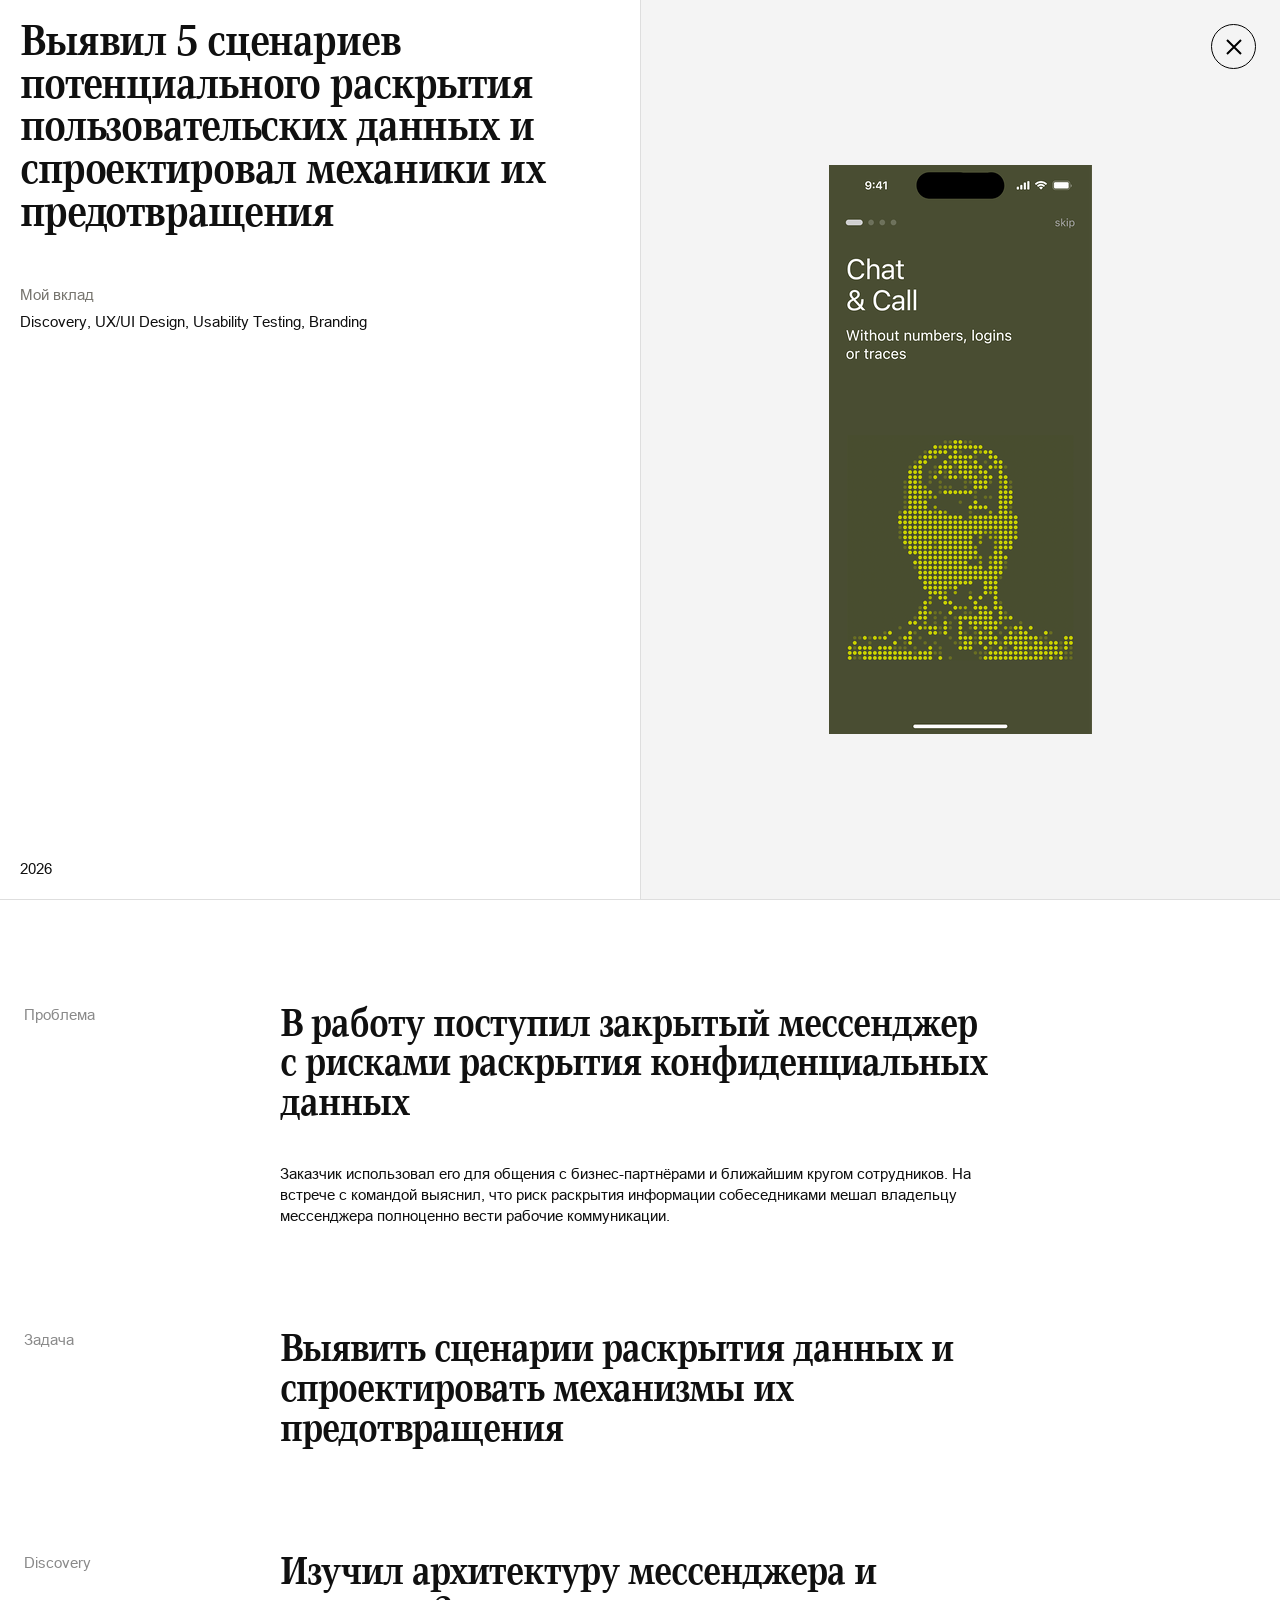
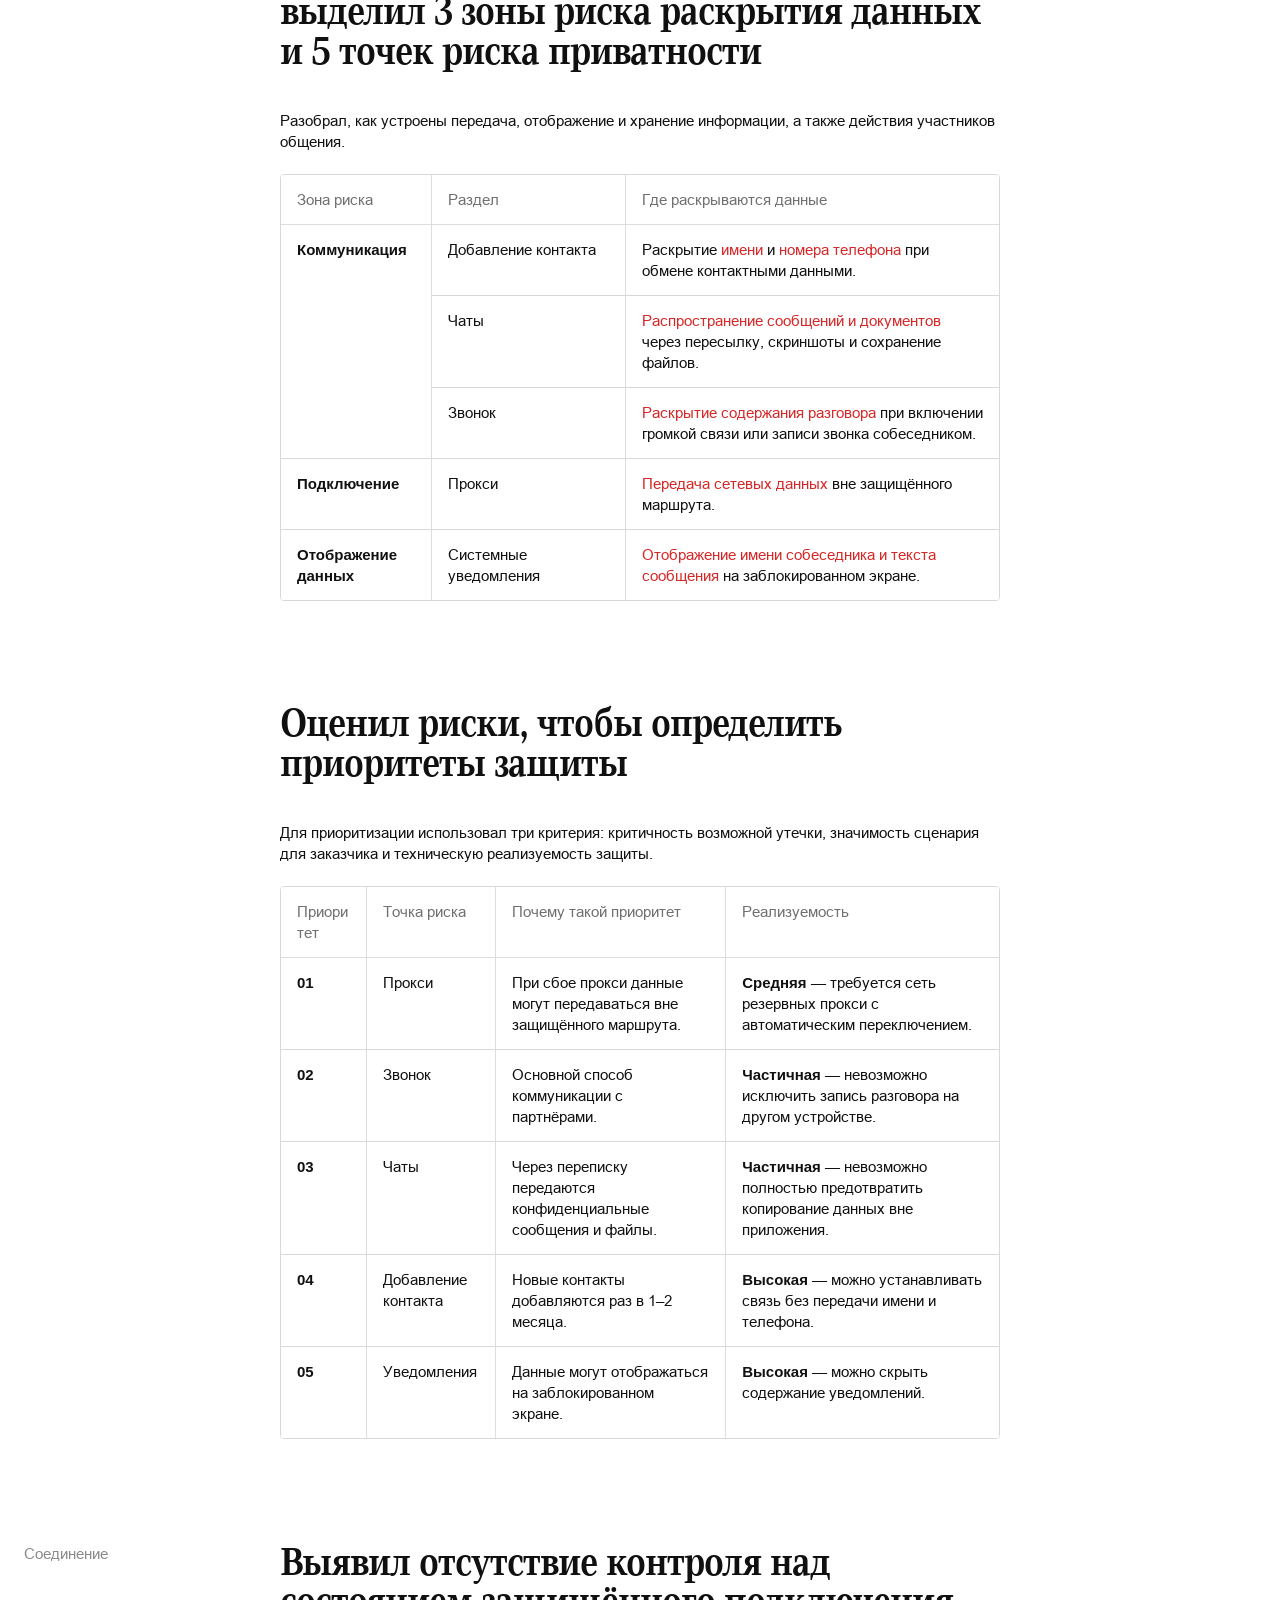
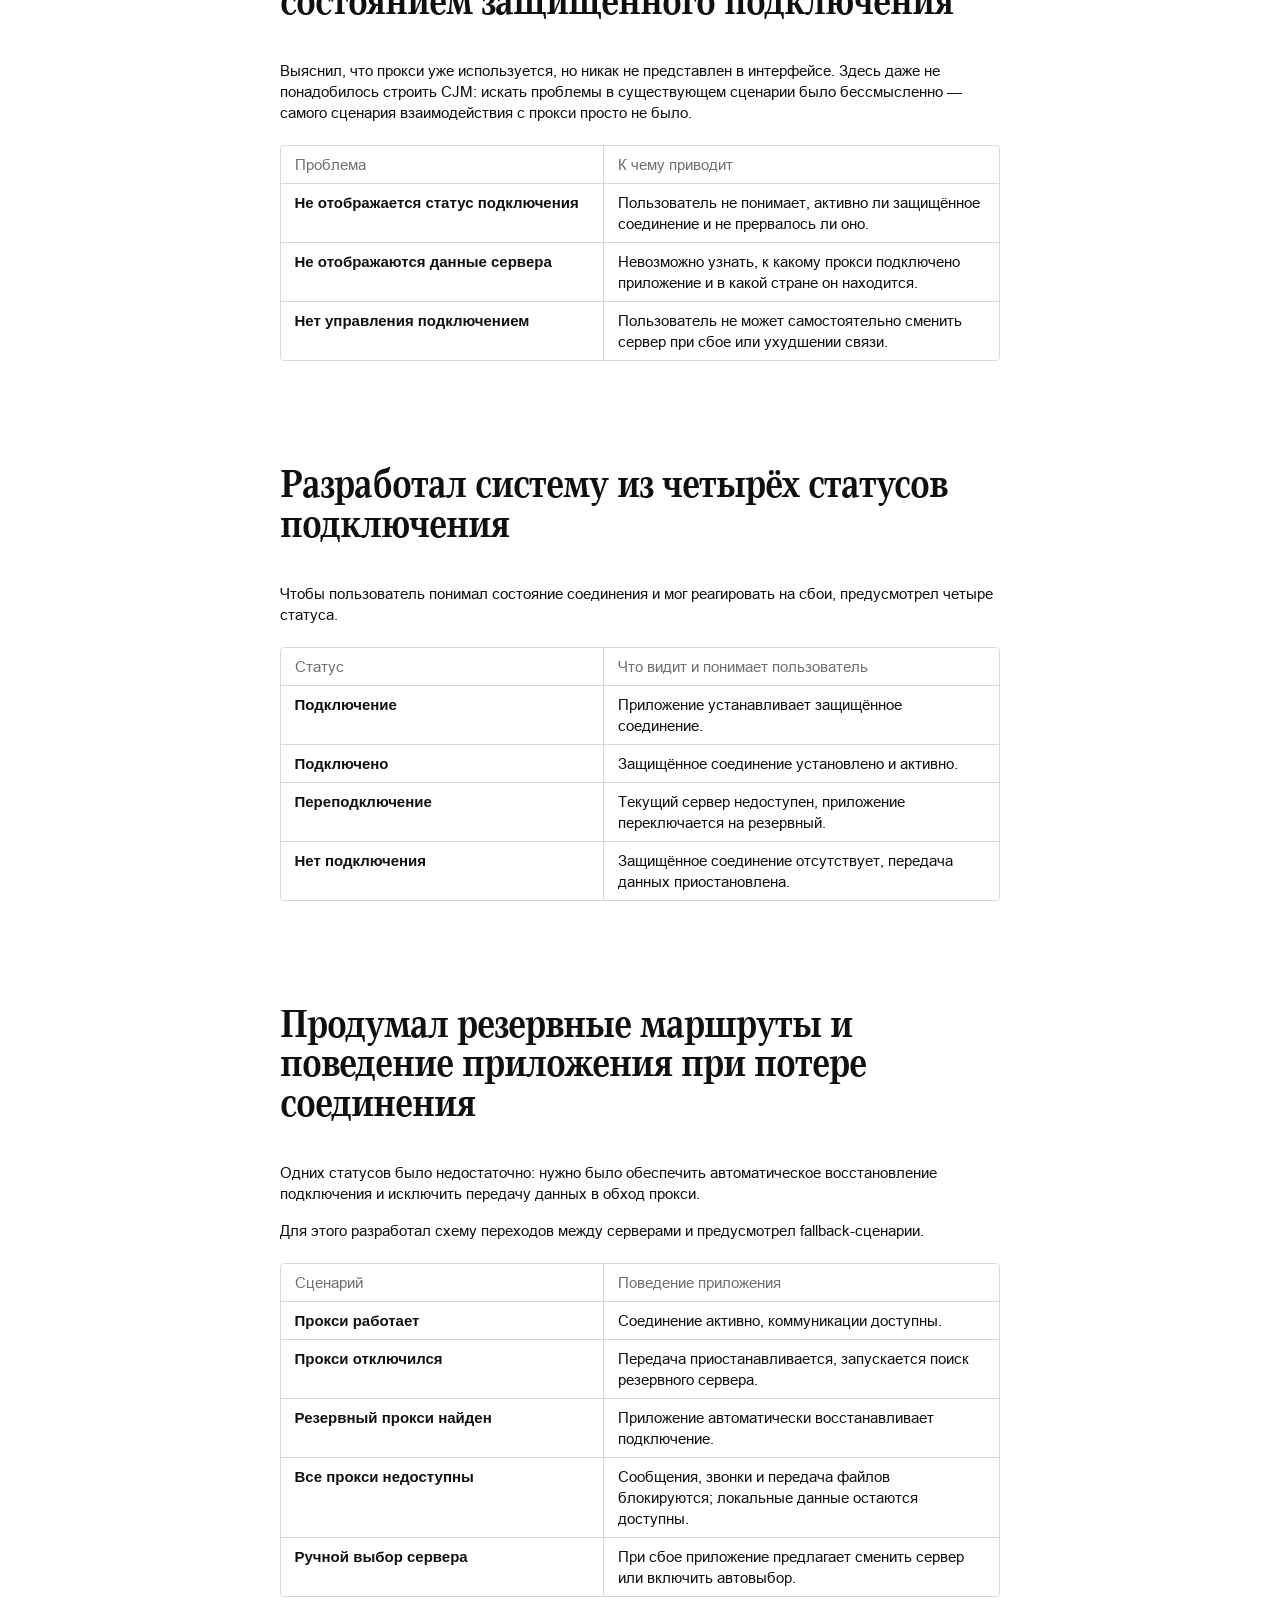
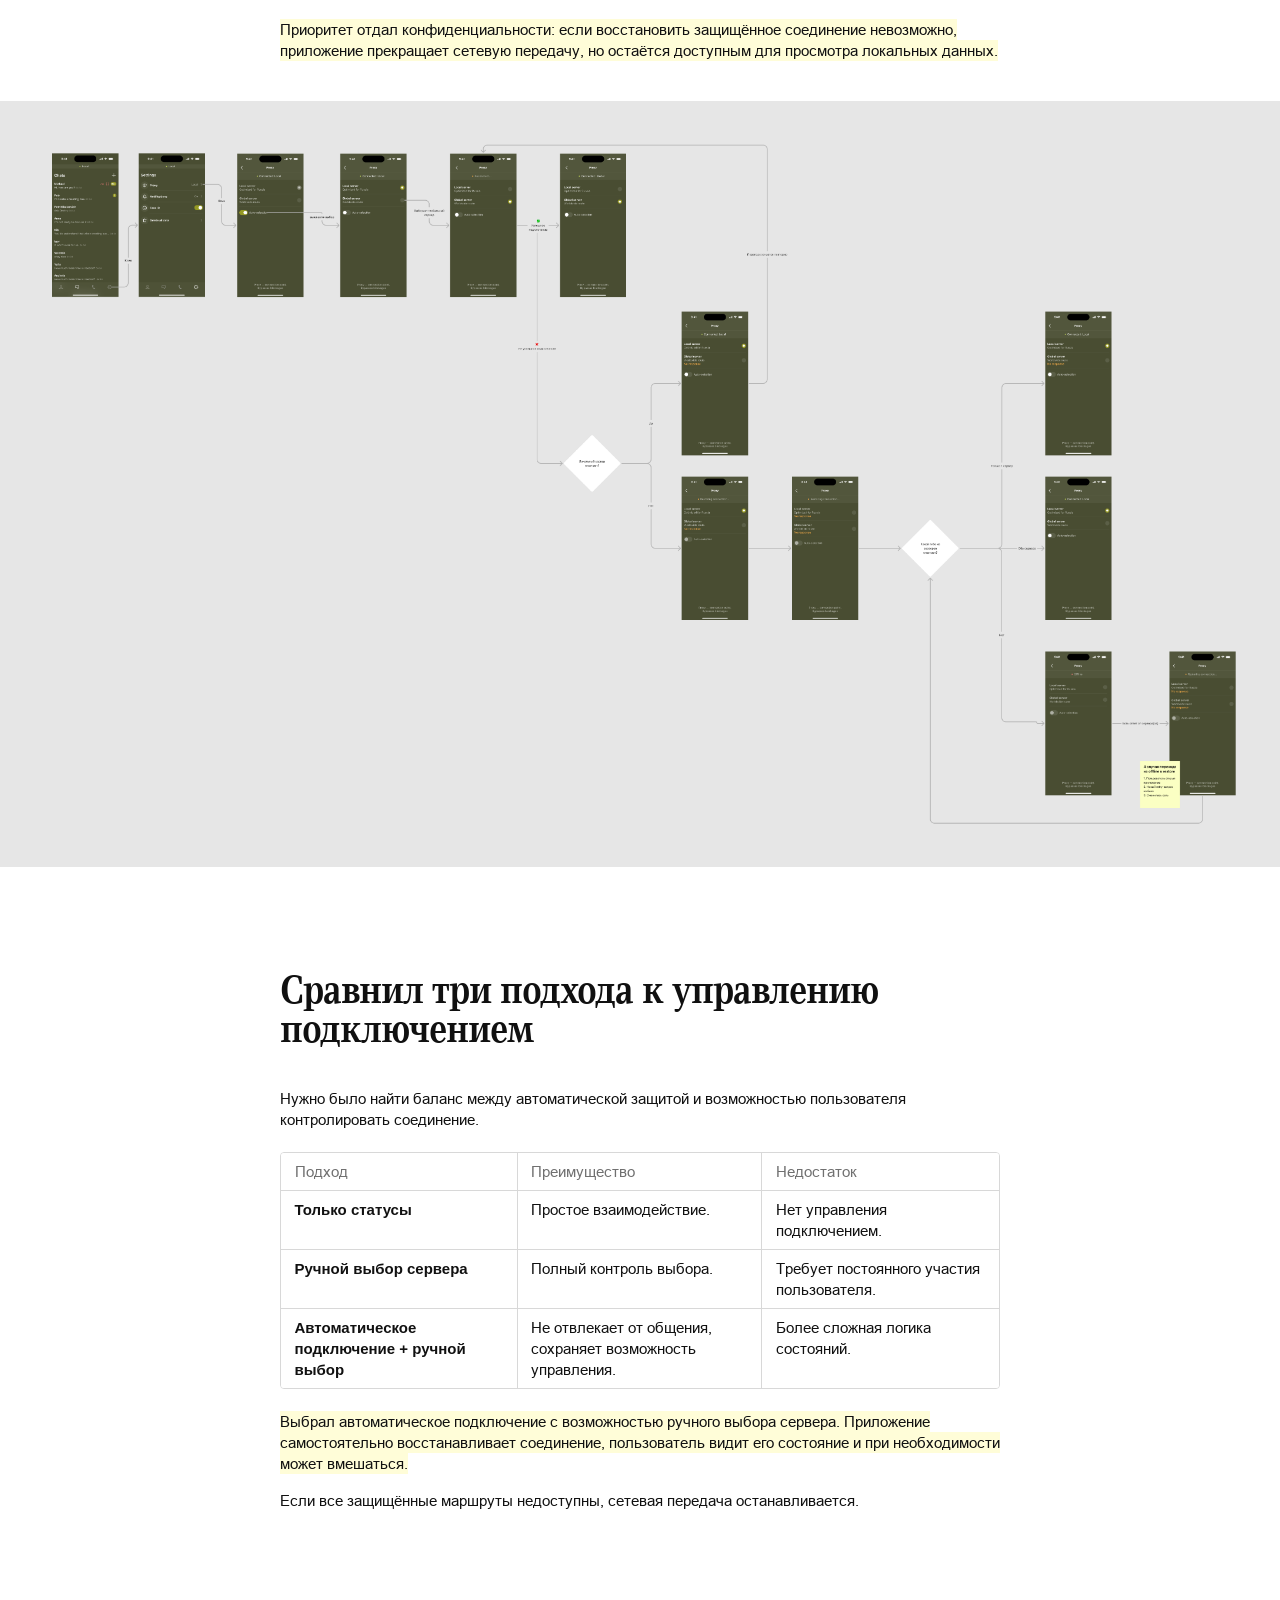
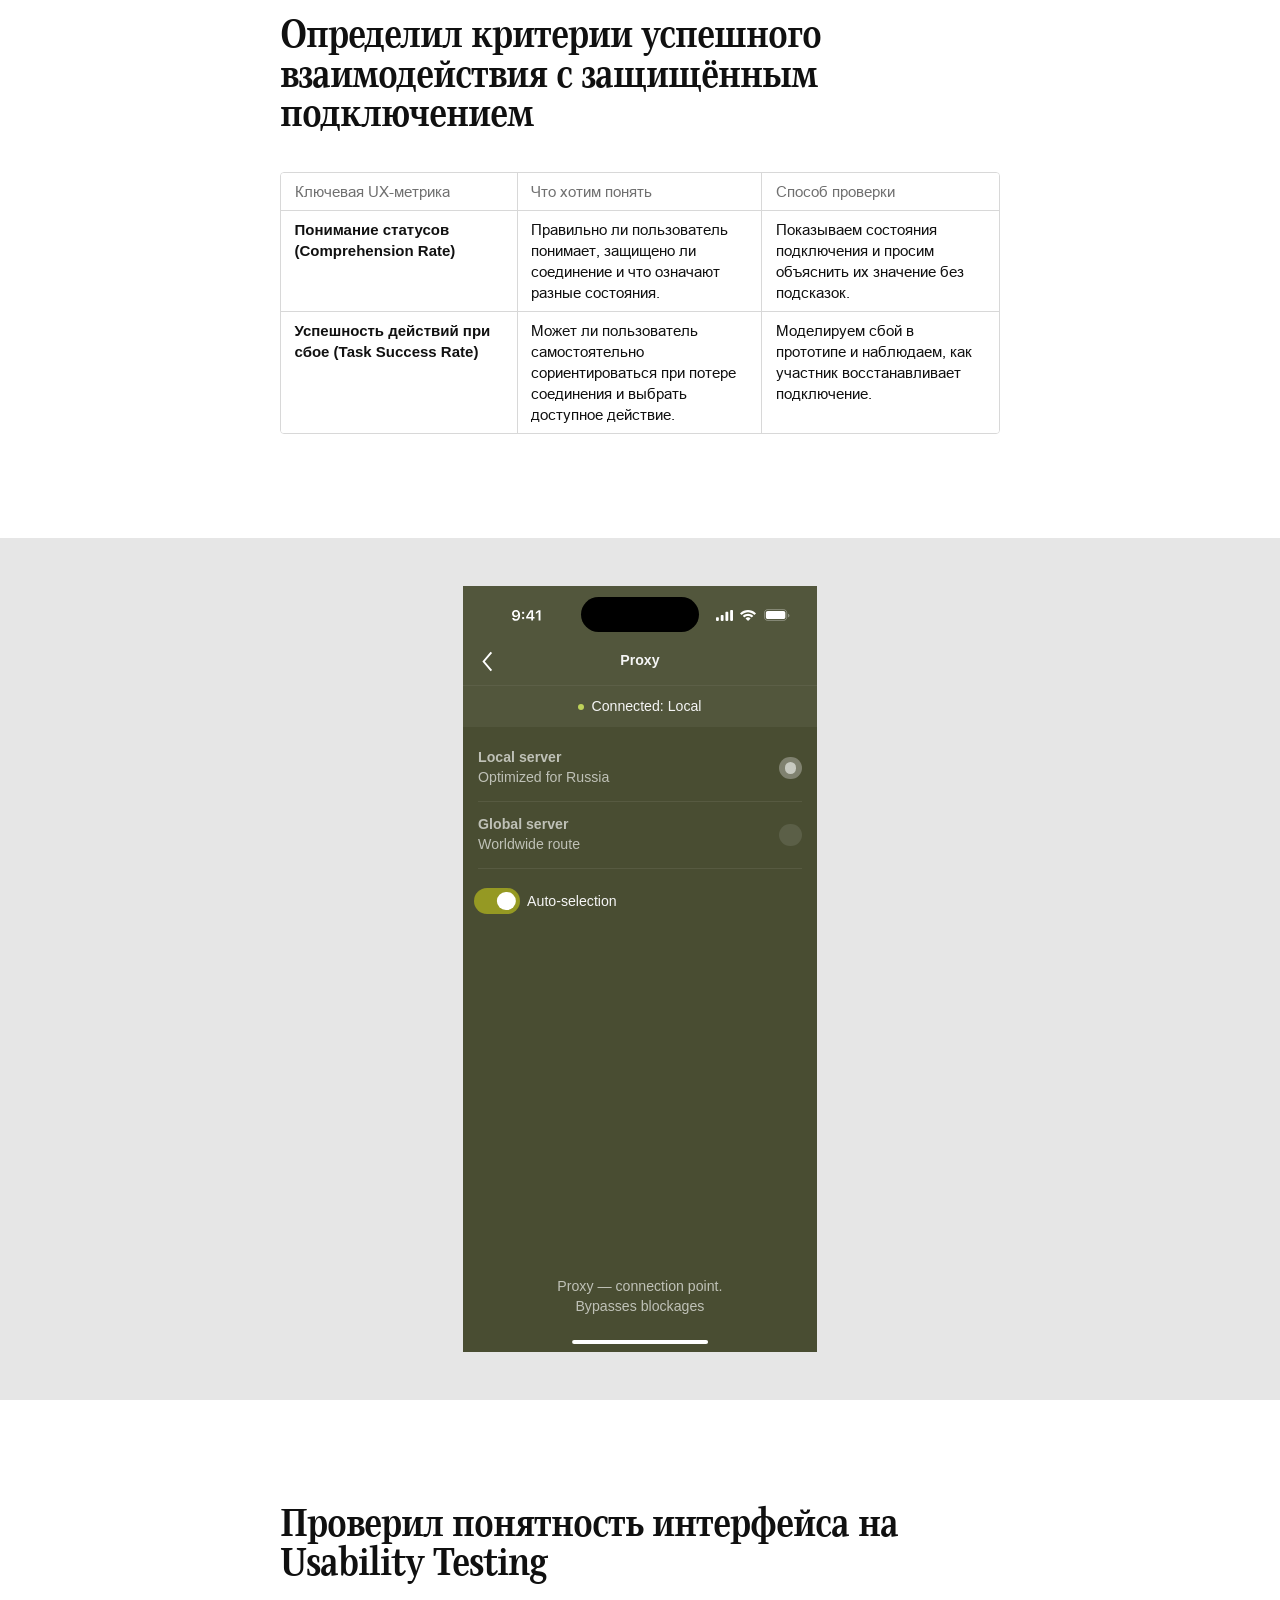
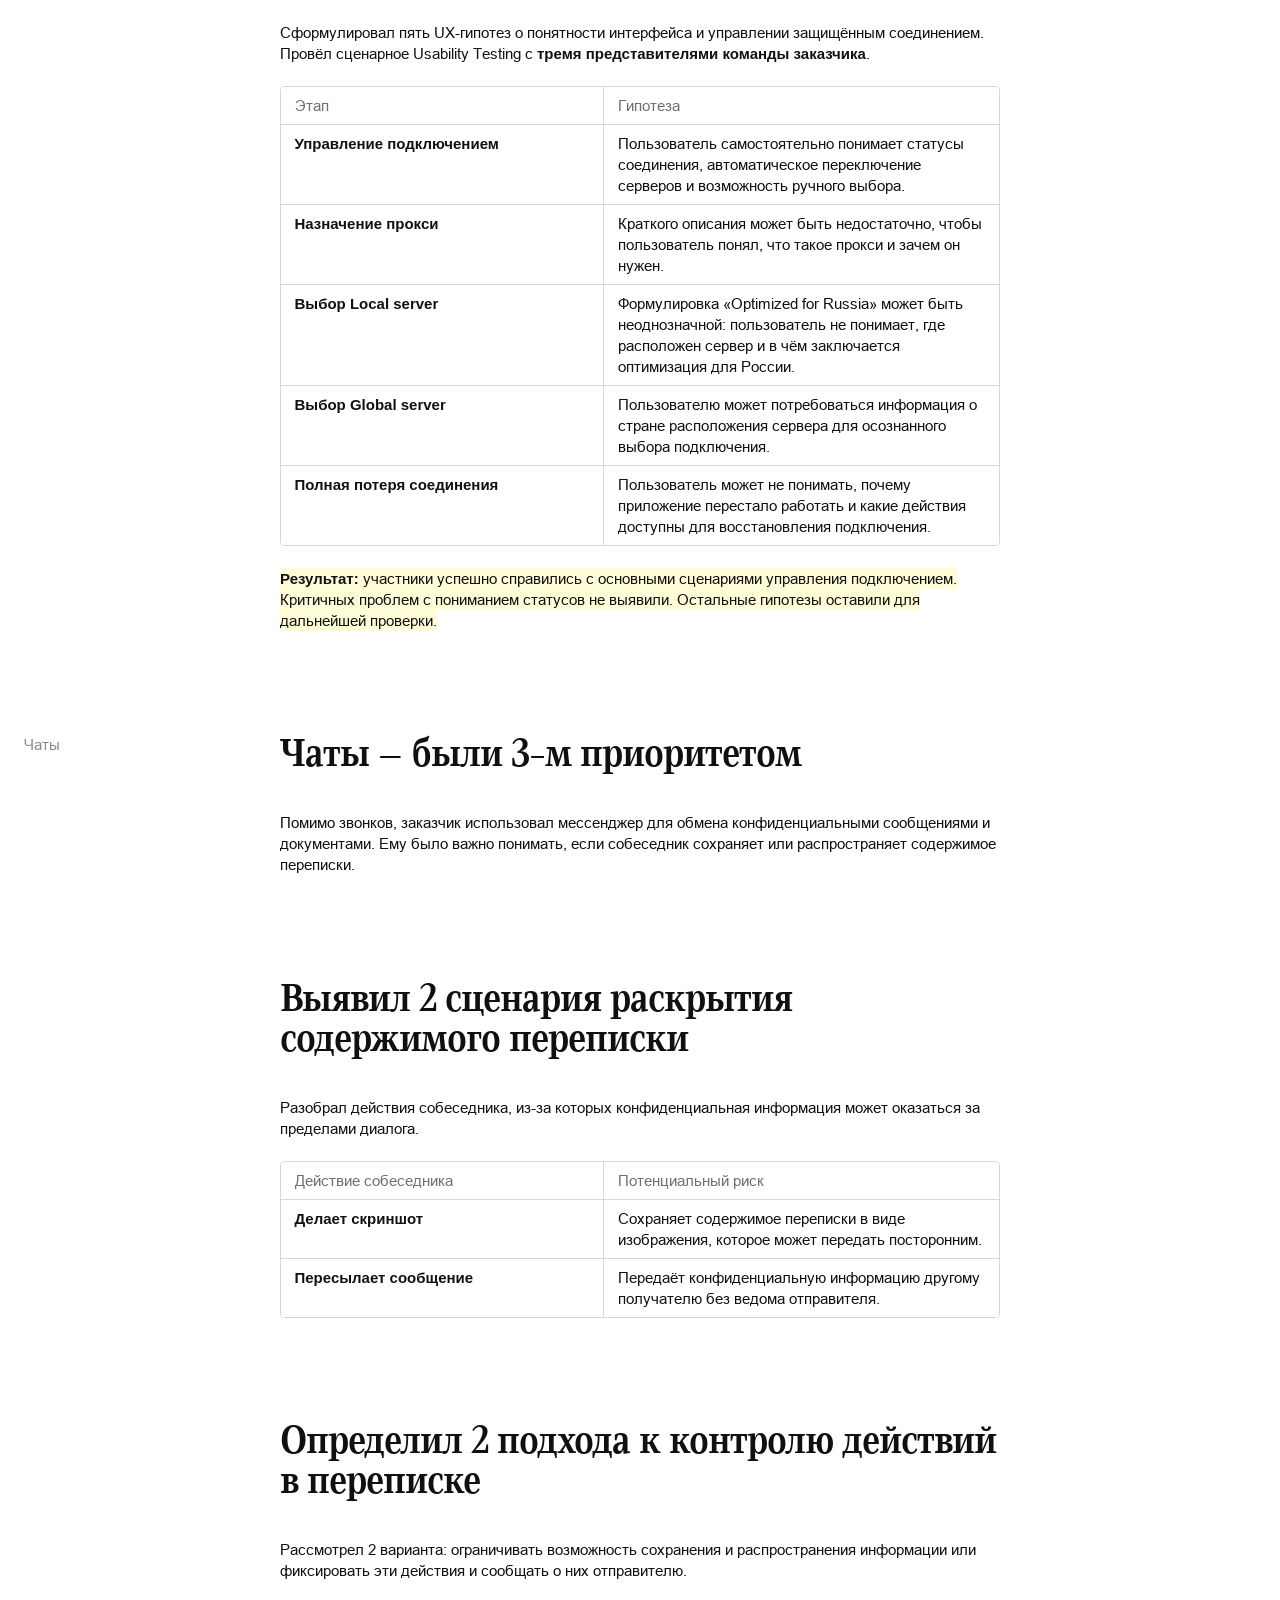
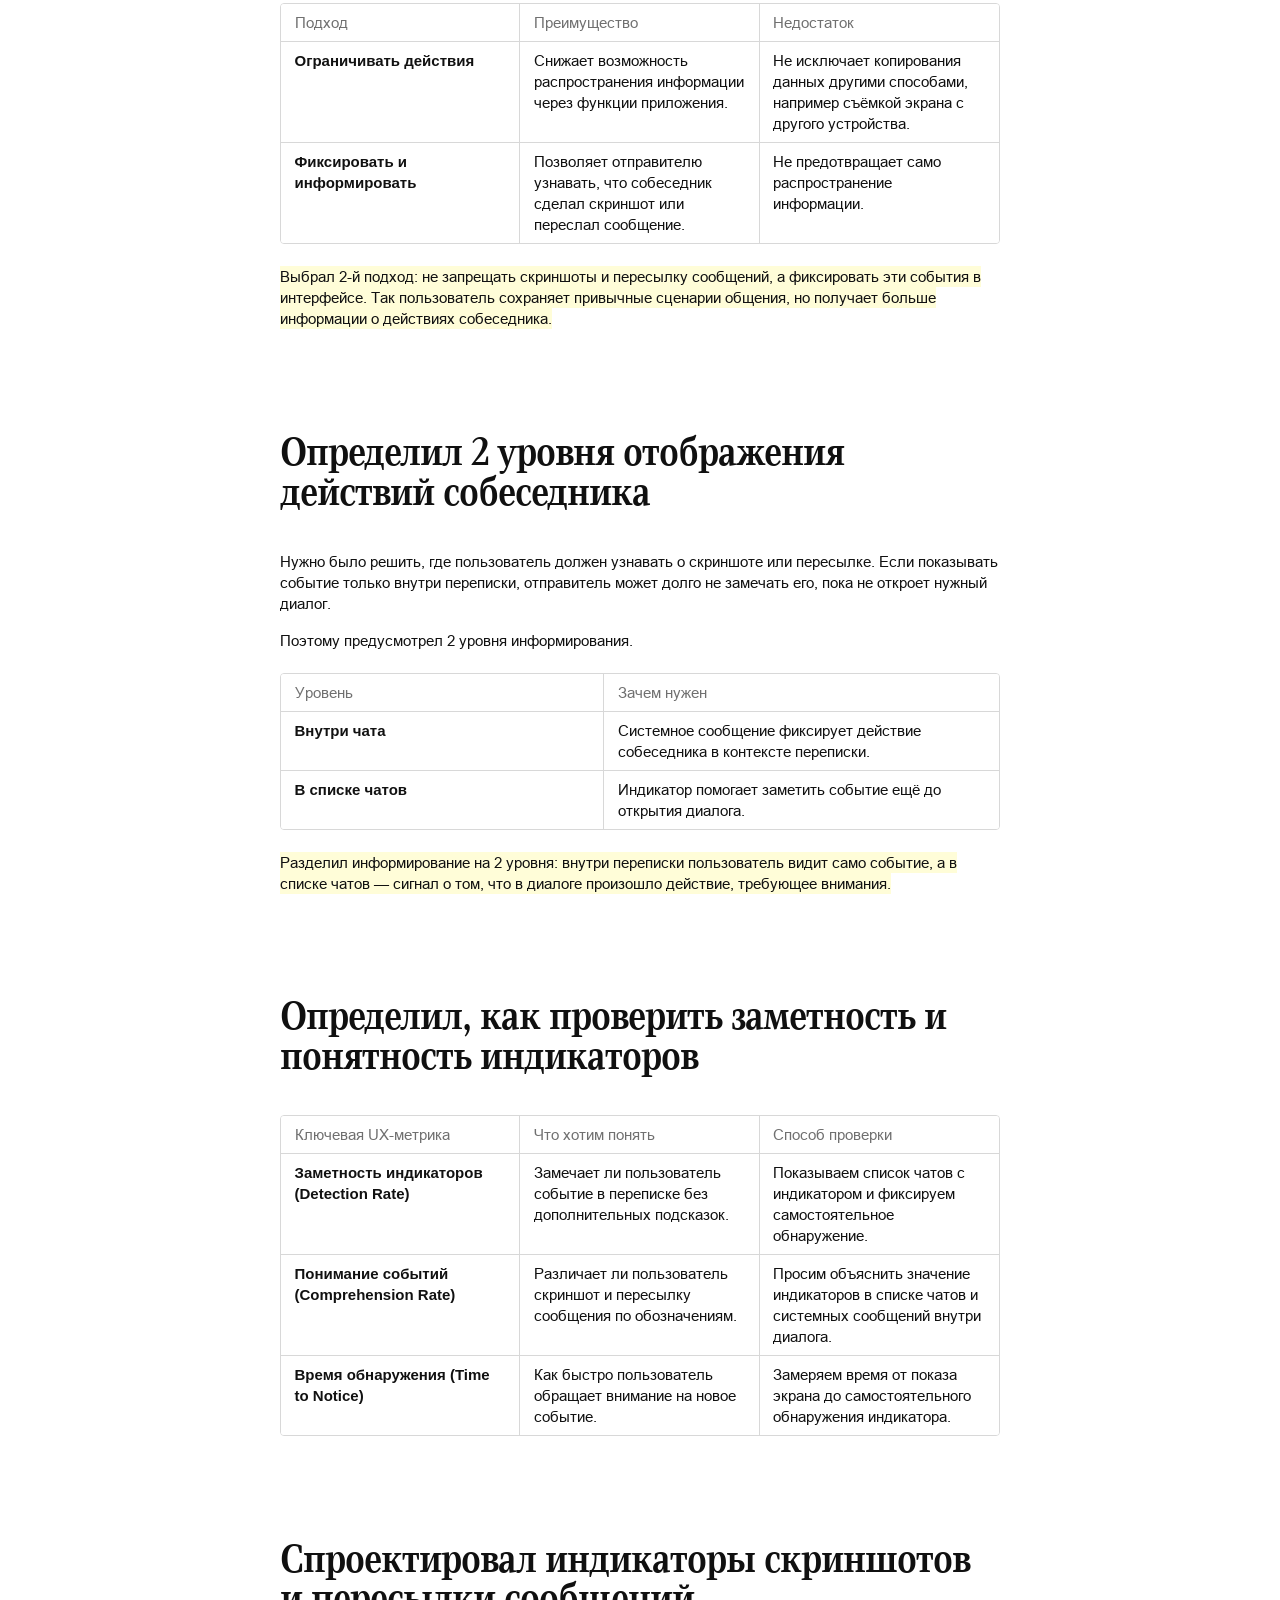
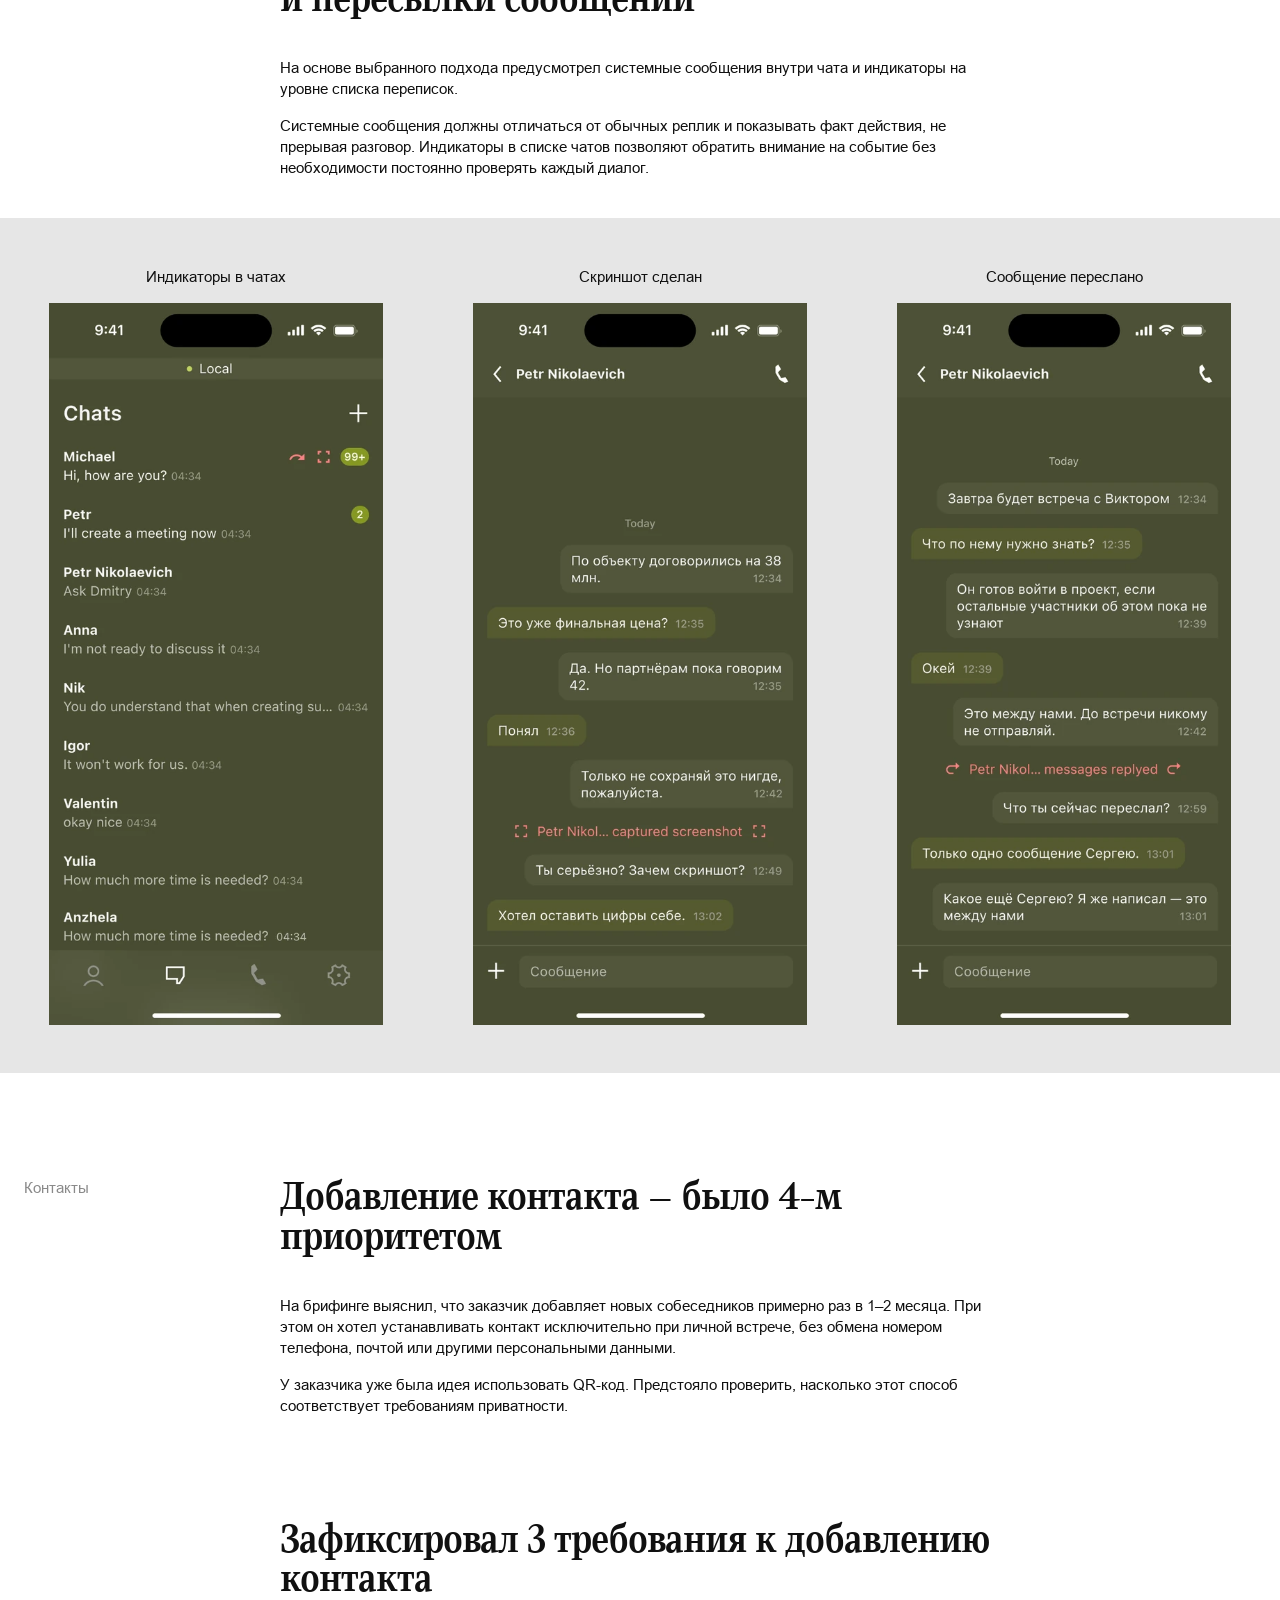
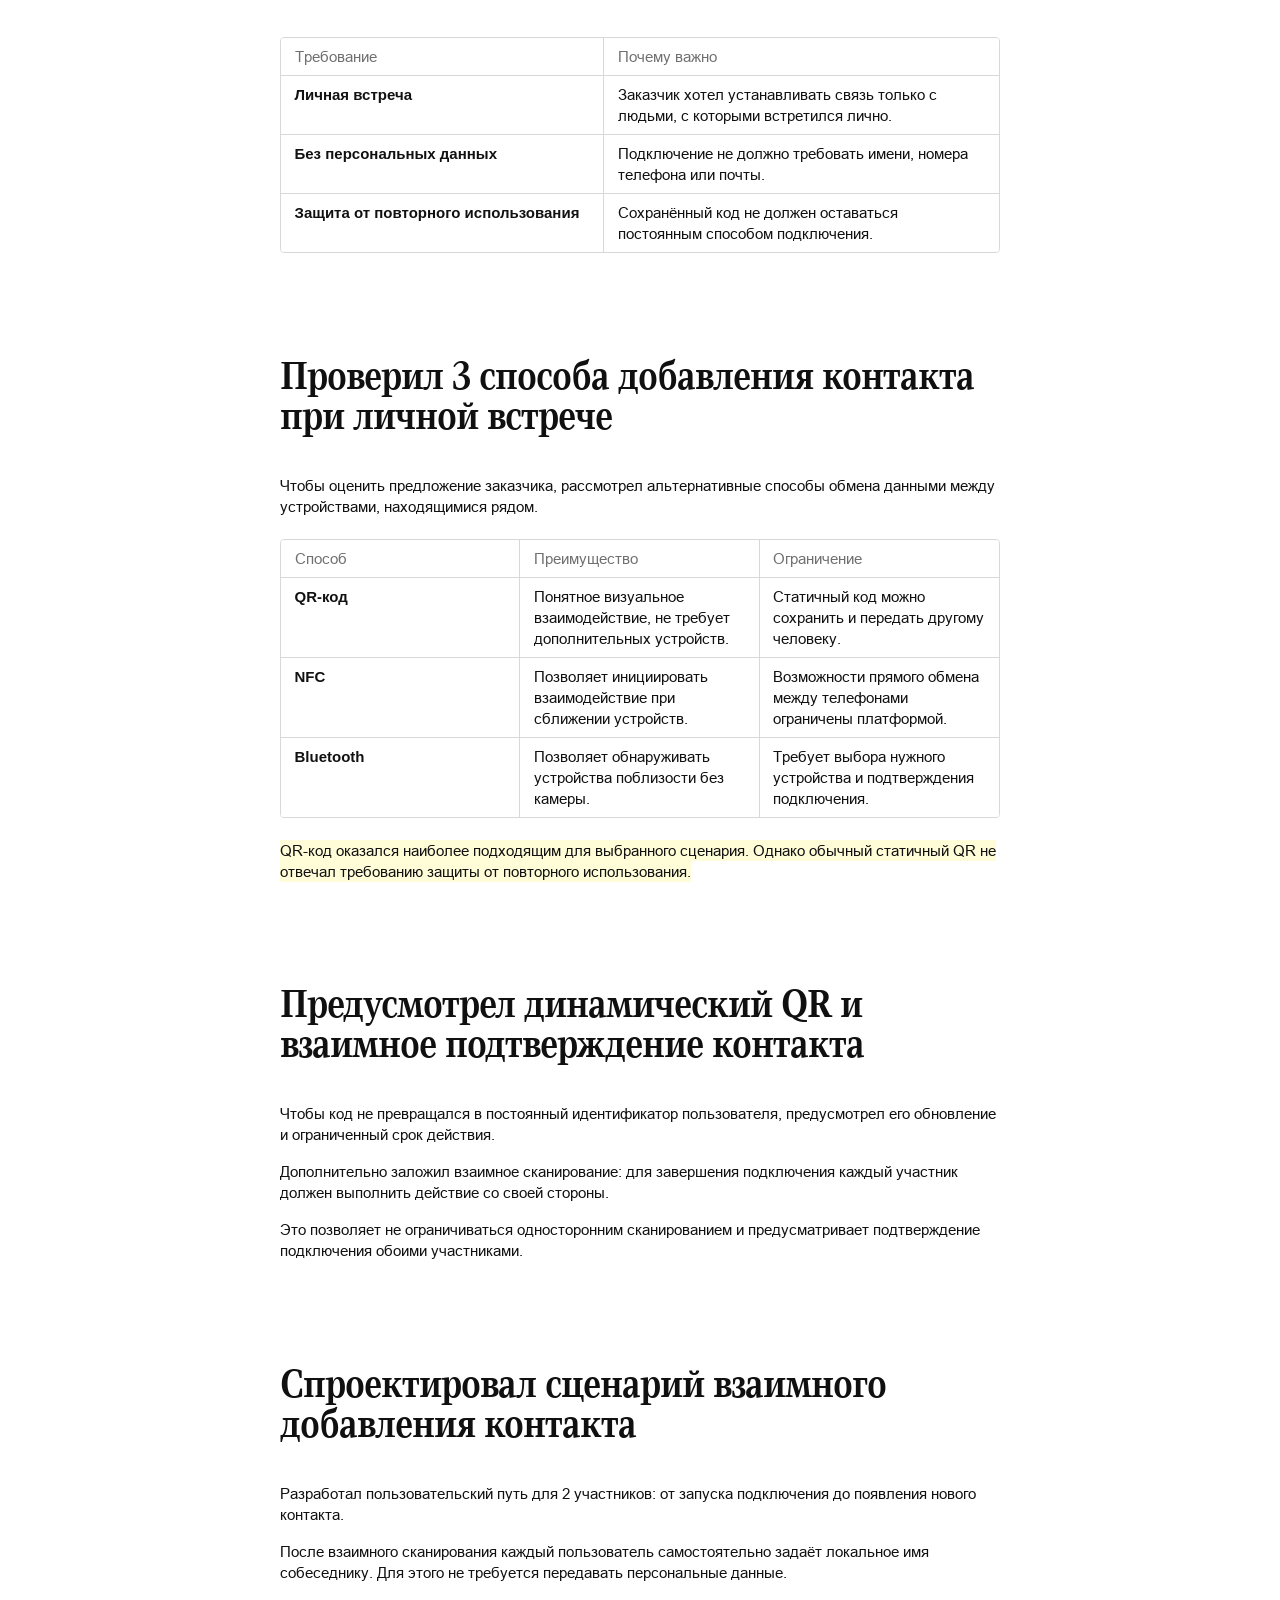
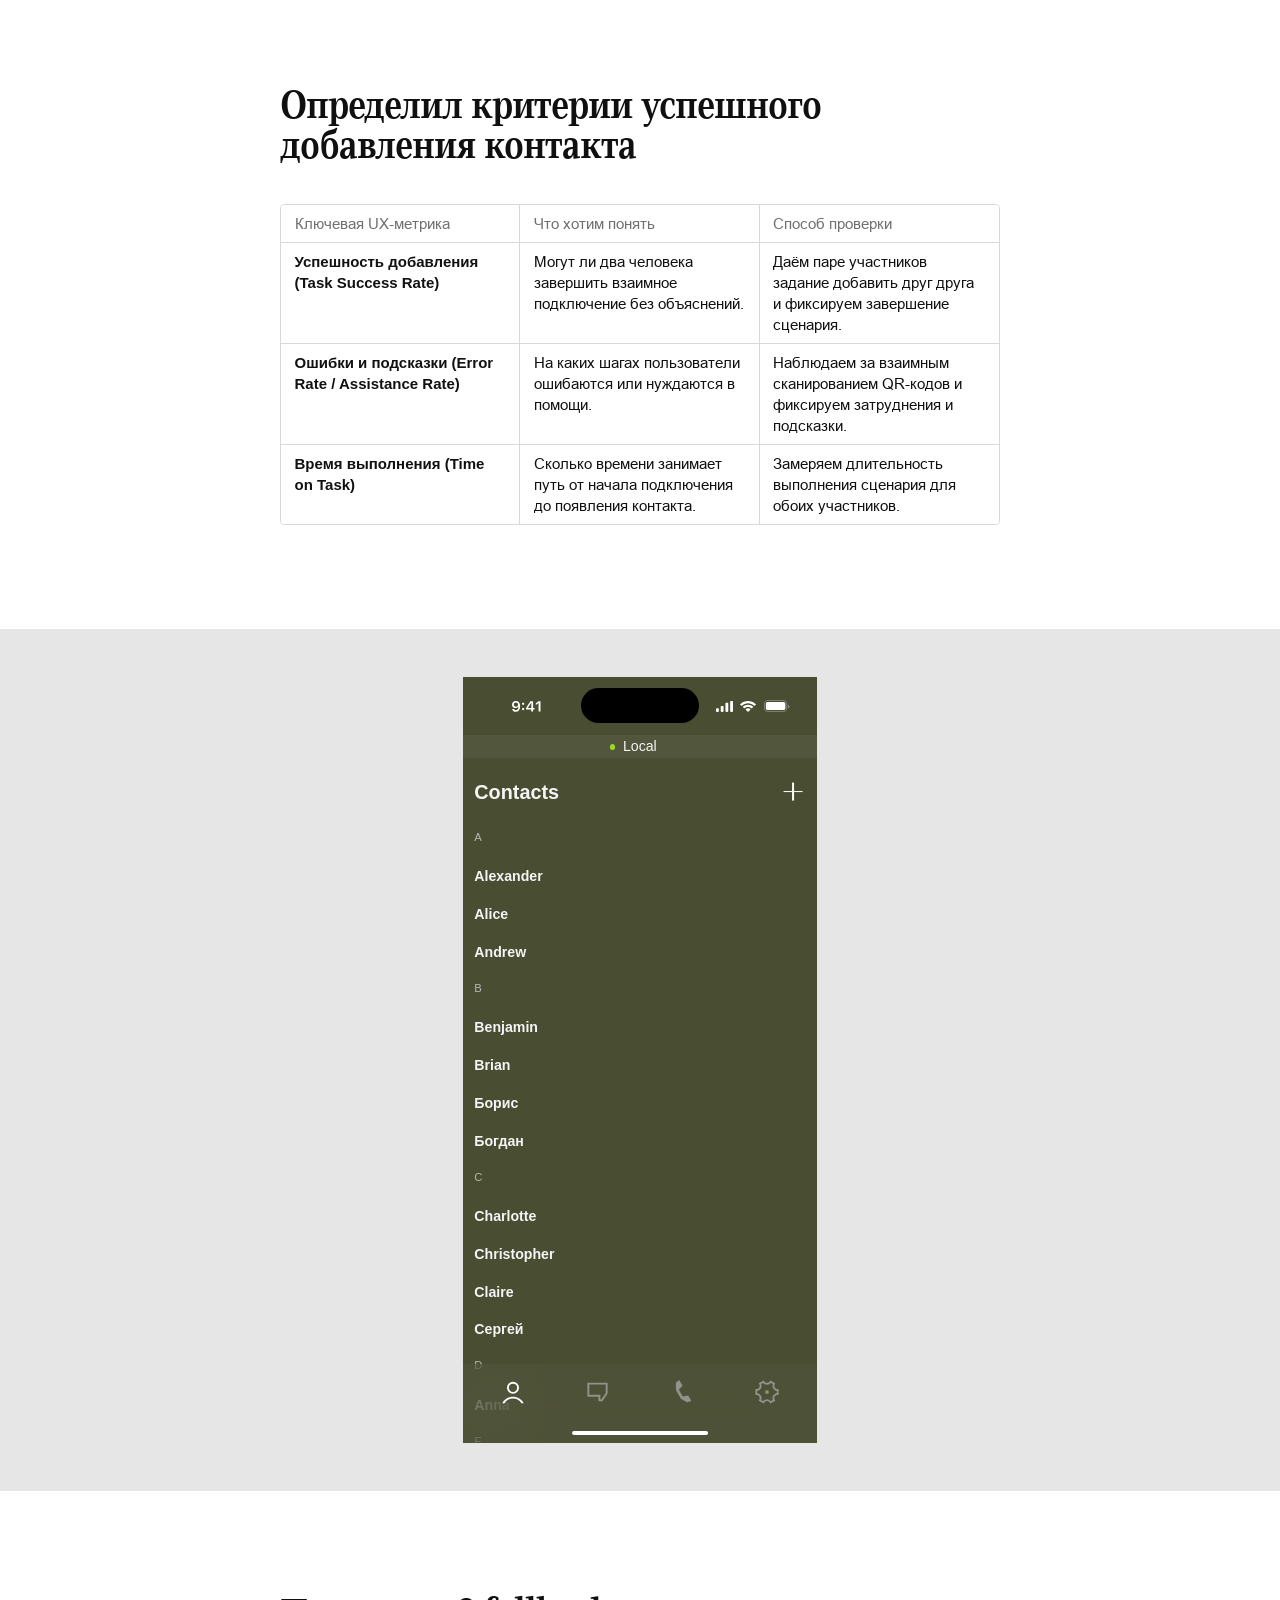
<file: core/index.html>
<!doctype html>
<html lang="ru">
  <head>
    <meta charset="UTF-8" />
    <meta name="viewport" content="width=device-width, initial-scale=1" />
    <meta
      name="description"
      content="CORE — закрытый мессенджер для приватной коммуникации. Кейс продуктового дизайнера Никиты Козлова."
    />
    <title>CORE — мессенджер без пользователя</title>
    <link rel="icon" href="../favicon.ico?v=240" sizes="any" />
    <link rel="icon" type="image/png" sizes="32x32" href="../favicon-32.png?v=240" />
    <link rel="icon" type="image/png" sizes="192x192" href="../favicon-192.png?v=240" />
    <link rel="apple-touch-icon" sizes="180x180" href="../apple-touch-icon.png?v=240" />
<link rel="stylesheet" href="../styles.css?v=427-branding-end-spacing" />
  </head>
  <body class="core-page core-page--condensed typography-only">
    <main class="core-intro" id="cover">
      <section class="core-intro__copy" aria-labelledby="core-title">
        <h1 class="core-intro__title" id="core-title">Выявил 5 сценариев потенциального раскрытия пользовательских данных и спроектировал механики их предотвращения</h1>

        <div class="core-intro__details">
          <section class="core-intro__group">
            <p class="core-intro__label">Мой вклад</p>
            <p class="core-intro__value">Discovery, UX/UI Design, Usability Testing, Branding</p>
          </section>
        </div>

        <p class="core-intro__year">2026</p>

        <div class="core-intro__video-presentation" aria-label="Презентация кейса">
          <div class="core-intro__video-avatar" aria-hidden="true"></div>
          <div class="core-intro__video-copy">
            <p class="core-intro__video-title">Презентация кейса на 2 мин.</p>
          </div>
        </div>
      </section>

      <div class="core-intro__media">
        <div class="core-intro__phone">
          <img
            class="core-intro__phone-image"
            src="../assets/optimized-v201/core-onboarding-step-1-v66-hero-526w.png"
                srcset="../assets/optimized-v201/core-onboarding-step-1-v66-hero-263w.png 263w, ../assets/optimized-v201/core-onboarding-step-1-v66-hero-526w.png 526w"
                sizes="263px"
            alt="Первый экран онбординга CORE"
            width="1234"
            height="1376"
            fetchpriority="high"
            decoding="async"
          />
          <video
            class="core-intro__phone-video"
            autoplay
            loop
            muted
            playsinline
            preload="auto"
            aria-hidden="true"
          >
            <source src="../assets/head-v208.mp4?v=221" type="video/mp4" />
          </video>
        </div>
      </div>
    </main>

    <a class="core-close" href="../#projects" aria-label="Закрыть кейс">
      <img src="../assets/icon-close.svg" alt="" width="24" height="24" />
    </a>

    <div class="case-body">
      <!-- CORE — начало кейса: проблема и задача -->
      <section class="case-section" id="problem" data-case-section data-nav-anchor="problem">
        <div class="case-block case-block--section-start case-block--intro-text">
          <p class="case-section__label">Проблема</p>
          <h2 class="case-heading">В работу поступил закрытый мессенджер с рисками раскрытия конфиденциальных данных</h2>
          <p class="case-lead">Заказчик использовал его для общения с бизнес-партнёрами и ближайшим кругом сотрудников. На встрече с командой выяснил, что риск раскрытия информации собеседниками мешал владельцу мессенджера полноценно вести рабочие коммуникации.</p>
        </div>
      </section>


      <section class="case-section" id="task" data-case-section data-nav-anchor="task">
        <div class="case-block case-block--section-start case-block--intro-text">
          <p class="case-section__label">Задача</p>
          <h2 class="case-heading">Выявить сценарии раскрытия данных и спроектировать механизмы их предотвращения</h2>
        </div>
      </section>

      <!-- Ранее опубликованный блок «Проблема» сохранён без изменений для возможного возврата. -->
      <template id="core-previous-problem-backup">
      <section class="case-section" id="task" data-case-section data-nav-anchor="task">
        <div class="case-block case-block--section-start">
          <p class="case-section__label">Проблема</p>
          <h2 class="case-heading">Частный мессенджер заказчика имел высокий риск утечки пользовательских данных</h2>

          <div class="case-task-copy">
            <p>Требовалось обеспечить контроль над приватностью переписки и звонков.</p>
          </div>
        </div>
      </section>

      </template>

      <!-- Исходная редакция раздела «Задача». Сохранена как резервная копия;
         template не отображается и не влияет на структуру страницы. -->
      <template id="core-original-task-backup">
      <section class="case-section" id="task" data-case-section data-nav-anchor="task">
        <div class="case-block case-block--section-start">
          <p class="case-section__label">Задача</p>
          <h2 class="case-heading">«Хочу отдельное приложение для общения со своим кругом — и чтобы оно было максимально безопасным»</h2>

          <div class="case-task-copy">
            <p>
              Это слова нашего клиента — частного бизнесмена. Вся коммуникация по проекту шла через его менеджера и личного ассистента.
            </p>
            <p>
              По сути, формат был ближе к digital concierge: решения принимались не для «среднего пользователя», а под его сценарии, требования и привычки.
            </p>
          </div>
        </div>
      </section>
      </template>

      <section class="case-section" id="discovery" data-case-section data-nav-anchor="discovery">
        <!-- Блок «Почему не взять готовое приложение?» временно скрыт. Оригинал сохранён для возможного возврата. -->
        <template id="core-ready-app-backup">
        <div class="case-block case-block--reference">
          <h2 class="case-heading">Почему не взять готовое приложение?</h2>

          <div class="case-reference-story">
            <p>
              Сначала я проверил, можно ли вообще не проектировать отдельный продукт. Сравнил privacy-first мессенджеры по требованиям, которые мы уже зафиксировали: сервис не должен знать, кто пользователь, и не должен получать доступ к содержимому переписки.
            </p>
            <p>
              Ближе всего оказался Briar: он не требует привычного профиля, данные хранятся локально, а передача построена вокруг защищённых соединений. По уровню приватности это был реальный вариант, поэтому мы принесли его клиенту как альтернативу собственной разработке.
            </p>
            <p class="case-highlight">
              <span class="case-conclusion-mark">Клиент отказался: ему нужен был закрытый продукт, которым можно управлять самостоятельно, и собственный визуальный язык. Поэтому готовое приложение осталось референсом, а не решением.</span>
            </p>
          </div>
        </div>
        </template>

        <!-- Discovery: зоны и точки раскрытия данных (6 уникальных точек) -->
        <div class="case-block case-block--section-start case-block--discovery-risk-map">
          <p class="case-section__label">Discovery</p>
          <h2 class="case-heading">Изучил архитектуру мессенджера и выделил 3 зоны риска раскрытия данных и 5 точек риска приватности</h2>
          <p class="discovery-evidence-copy">Разобрал, как устроены передача, отображение и хранение информации, а также действия участников общения.</p>
          <div class="case-outline-table-wrap discovery-wide-table-wrap">
            <table aria-label="Шесть точек раскрытия данных в четырёх зонах риска" class="case-outline-table discovery-risk-table">
<colgroup><col style="width:21%"/><col style="width:27%"/><col style="width:52%"/></colgroup>
<thead>
<tr><th scope="col">Зона риска</th><th scope="col">Раздел</th><th scope="col">Где раскрываются данные</th></tr>
</thead>
<tbody>
<tr>
<td class="discovery-risk-zone" rowspan="3">Коммуникация</td>
<td>Добавление контакта</td>
<td>Раскрытие <strong>имени</strong> и <strong>номера телефона</strong> при обмене контактными данными.</td>
</tr>
<tr>
<td>Чаты</td>
<td><strong>Распространение сообщений и документов</strong> через пересылку, скриншоты и сохранение файлов.</td>
</tr>
<tr>
<td>Звонок</td>
<td><strong>Раскрытие содержания разговора</strong> при включении громкой связи или записи звонка собеседником.</td>
</tr>
<tr>
<td class="discovery-risk-zone" rowspan="1">Подключение</td>
<td>Прокси</td>
<td><strong>Передача сетевых данных</strong> вне защищённого маршрута.</td>
</tr>
<tr>
<td class="discovery-risk-zone" rowspan="1">Отображение данных</td>
<td>Системные уведомления</td>
<td><strong>Отображение имени собеседника и текста сообщения</strong> на заблокированном экране.</td>
</tr>

</tbody>
</table>
          </div>
        </div>

        <!-- Discovery: согласованная матрица приоритизации -->
        <div class="case-block case-block--discovery-priority">
          <h2 class="case-heading">Оценил риски, чтобы определить приоритеты защиты</h2>
          <p class="discovery-evidence-copy">Для приоритизации использовал три критерия: критичность возможной утечки, значимость сценария для заказчика и техническую реализуемость защиты.</p>
          <div class="case-outline-table-wrap discovery-wide-table-wrap">
            <table class="case-outline-table discovery-priority-table" aria-label="Приоритеты защиты и реализуемость">
              <colgroup><col style="width:12%"><col style="width:18%"><col style="width:32%"><col style="width:38%"></colgroup>
              <thead><tr><th scope="col">Приоритет</th><th scope="col">Точка риска</th><th scope="col">Почему такой приоритет</th><th scope="col">Реализуемость</th></tr></thead>
              <tbody>
                <tr><td class="discovery-priority-num">01</td><td>Прокси</td><td>При сбое прокси данные могут передаваться вне защищённого маршрута.</td><td><strong>Средняя</strong> — требуется сеть резервных прокси с автоматическим переключением.</td></tr>
                <tr><td class="discovery-priority-num">02</td><td>Звонок</td><td>Основной способ коммуникации с партнёрами.</td><td><strong>Частичная</strong> — невозможно исключить запись разговора на другом устройстве.</td></tr>
                <tr><td class="discovery-priority-num">03</td><td>Чаты</td><td>Через переписку передаются конфиденциальные сообщения и файлы.</td><td><strong>Частичная</strong> — невозможно полностью предотвратить копирование данных вне приложения.</td></tr>
                <tr><td class="discovery-priority-num">04</td><td>Добавление контакта</td><td>Новые контакты добавляются раз в 1–2 месяца.</td><td><strong>Высокая</strong> — можно устанавливать связь без передачи имени и телефона.</td></tr>
                <tr><td class="discovery-priority-num">05</td><td>Уведомления</td><td>Данные могут отображаться на заблокированном экране.</td><td><strong>Высокая</strong> — можно скрыть содержание уведомлений.</td></tr>
                
              </tbody>
            </table>
          </div>
        </div>


      </section>

      <section class="case-section" id="scenarios">
        <!-- Новая история о прокси: первый приоритет после Discovery. -->
        <div class="case-block case-block--proxy-new case-block--section-start" id="proxy">
          <p class="case-section__label">Соединение</p>
          <h2 class="case-heading">Выявил отсутствие контроля над состоянием защищённого подключения</h2>
          <p class="proxy-copy">
            Выяснил, что прокси уже используется, но никак не представлен в интерфейсе. Здесь даже не понадобилось строить CJM: искать проблемы в существующем сценарии было бессмысленно — самого сценария взаимодействия с прокси просто не было.
          </p>

        <div class="case-outline-table-wrap proxy-table-wrap ">
                  <table class="case-outline-table proxy-table" aria-label="Проблема: К чему приводит">
                    <thead><tr><th scope="col">Проблема</th><th scope="col">К чему приводит</th></tr></thead>
                    <tbody>
                      <tr>
                        <td><strong>Не отображается статус подключения</strong></td><td>Пользователь не понимает, активно ли защищённое соединение и не прервалось ли оно.</td>
                      </tr>
                      <tr>
                        <td><strong>Не отображаются данные сервера</strong></td><td>Невозможно узнать, к какому прокси подключено приложение и в какой стране он находится.</td>
                      </tr>
                      <tr>
                        <td><strong>Нет управления подключением</strong></td><td>Пользователь не может самостоятельно сменить сервер при сбое или ухудшении связи.</td>
                      </tr>
                    </tbody>
                  </table>
                </div>
        </div>

        <div class="case-block case-block--proxy-new">
          <h2 class="case-heading">Разработал систему из четырёх статусов подключения</h2>
          <p class="proxy-copy">Чтобы пользователь понимал состояние соединения и мог реагировать на сбои, предусмотрел четыре статуса.</p>
        <div class="case-outline-table-wrap proxy-table-wrap ">
                  <table class="case-outline-table proxy-table" aria-label="Статус: Что видит и понимает пользователь">
                    <thead><tr><th scope="col">Статус</th><th scope="col">Что видит и понимает пользователь</th></tr></thead>
                    <tbody>
                      <tr>
                        <td><strong>Подключение</strong></td><td>Приложение устанавливает защищённое соединение.</td>
                      </tr>
                      <tr>
                        <td><strong>Подключено</strong></td><td>Защищённое соединение установлено и активно.</td>
                      </tr>
                      <tr>
                        <td><strong>Переподключение</strong></td><td>Текущий сервер недоступен, приложение переключается на резервный.</td>
                      </tr>
                      <tr>
                        <td><strong>Нет подключения</strong></td><td>Защищённое соединение отсутствует, передача данных приостановлена.</td>
                      </tr>
                    </tbody>
                  </table>
                </div>
        </div>

        <div class="case-block case-block--proxy-new">
          <h2 class="case-heading">Продумал резервные маршруты и поведение приложения при потере соединения</h2>
          <p class="proxy-copy">Одних статусов было недостаточно: нужно было обеспечить автоматическое восстановление подключения и исключить передачу данных в обход прокси.</p>
          <p class="proxy-copy">Для этого разработал схему переходов между серверами и предусмотрел fallback-сценарии.</p>
        <div class="case-outline-table-wrap proxy-table-wrap ">
                  <table class="case-outline-table proxy-table" aria-label="Сценарий: Поведение приложения">
                    <thead><tr><th scope="col">Сценарий</th><th scope="col">Поведение приложения</th></tr></thead>
                    <tbody>
                      <tr>
                        <td><strong>Прокси работает</strong></td><td>Соединение активно, коммуникации доступны.</td>
                      </tr>
                      <tr>
                        <td><strong>Прокси отключился</strong></td><td>Передача приостанавливается, запускается поиск резервного сервера.</td>
                      </tr>
                      <tr>
                        <td><strong>Резервный прокси найден</strong></td><td>Приложение автоматически восстанавливает подключение.</td>
                      </tr>
                      <tr>
                        <td><strong>Все прокси недоступны</strong></td><td>Сообщения, звонки и передача файлов блокируются; локальные данные остаются доступны.</td>
                      </tr>
                      <tr>
                        <td><strong>Ручной выбор сервера</strong></td><td>При сбое приложение предлагает сменить сервер или включить автовыбор.</td>
                      </tr>
                    </tbody>
                  </table>
                </div>
          <p class="case-highlight proxy-conclusion"><span class="case-conclusion-mark">Приоритет отдал конфиденциальности: если восстановить защищённое соединение невозможно, приложение прекращает сетевую передачу, но остаётся доступным для просмотра локальных данных.</span></p>
          <div class="proxy-visual proxy-visual--flow" data-asset-slot="proxy-fallback-flow">
            <img
              class="proxy-visual__flow-image"
              src="../assets/core-proxy-fallback-flow-v1.png"
              width="2047"
              height="1173"
              loading="lazy"
              decoding="async"
              alt="Схема резервных маршрутов Proxy: переключение серверов, переподключение и действия при отсутствии соединения"
            />
          </div>
        </div>

        <div class="case-block case-block--proxy-new">
          <h2 class="case-heading">Сравнил три подхода к управлению подключением</h2>
          <p class="proxy-copy">Нужно было найти баланс между автоматической защитой и возможностью пользователя контролировать соединение.</p>
        <div class="case-outline-table-wrap proxy-table-wrap proxy-table-wrap--three">
                  <table class="case-outline-table proxy-table" aria-label="Подход: Недостаток">
                    <thead><tr><th scope="col">Подход</th><th scope="col">Преимущество</th><th scope="col">Недостаток</th></tr></thead>
                    <tbody>
                      <tr>
                        <td><strong>Только статусы</strong></td><td>Простое взаимодействие.</td><td>Нет управления подключением.</td>
                      </tr>
                      <tr>
                        <td><strong>Ручной выбор сервера</strong></td><td>Полный контроль выбора.</td><td>Требует постоянного участия пользователя.</td>
                      </tr>
                      <tr>
                        <td><strong>Автоматическое подключение + ручной выбор</strong></td><td>Не отвлекает от общения, сохраняет возможность управления.</td><td>Более сложная логика состояний.</td>
                      </tr>
                    </tbody>
                  </table>
                </div>
          <p class="case-highlight proxy-conclusion"><span class="case-conclusion-mark">Выбрал автоматическое подключение с возможностью ручного выбора сервера. Приложение самостоятельно восстанавливает соединение, пользователь видит его состояние и при необходимости может вмешаться.</span></p>
          <p class="proxy-copy">Если все защищённые маршруты недоступны, сетевая передача останавливается.</p>
        </div>

        <div class="case-block case-block--proxy-new case-block--ux-metrics" data-ux-metrics="proxy">
          <h2 class="case-heading">Определил критерии успешного взаимодействия с защищённым подключением</h2>
          <div class="case-outline-table-wrap proxy-table-wrap proxy-table-wrap--three">
            <table class="case-outline-table proxy-table" aria-label="UX-метрики сценария: proxy">
              <thead><tr><th scope="col">Ключевая UX-метрика</th><th scope="col">Что хотим понять</th><th scope="col">Способ проверки</th></tr></thead>
              <tbody>
                <tr><td><strong>Понимание статусов (Comprehension Rate)</strong></td><td>Правильно ли пользователь понимает, защищено ли соединение и что означают разные состояния.</td><td>Показываем состояния подключения и просим объяснить их значение без подсказок.</td></tr>
                <tr><td><strong>Успешность действий при сбое (Task Success Rate)</strong></td><td>Может ли пользователь самостоятельно сориентироваться при потере соединения и выбрать доступное действие.</td><td>Моделируем сбой в прототипе и наблюдаем, как участник восстанавливает подключение.</td></tr>
              </tbody>
            </table>
          </div>
        </div>

        <div class="case-block case-block--proxy-new case-block--prototype-showcase">
          <div class="proxy-visual proxy-visual--prototype proxy-prototype-stage proxy-prototype-stage--single-scenario" data-asset-slot="proxy-interactive-prototype" aria-label="Демонстрация успешного подключения Proxy">
            <div class="proxy-scenario-list" role="group" aria-label="Сценарии подключения">
              <button class="proxy-scenario is-active" type="button" data-proxy-scenario="success" aria-pressed="true" title="Остановить демонстрацию">
                <svg class="proxy-scenario__play" aria-hidden="true" width="12" height="14" viewBox="0 0 12 14"><path d="M1 1.25L11 7L1 12.75V1.25Z" fill="currentColor"/></svg>
                <span>Успешное подключение</span>
              </button>
              <button class="proxy-scenario" type="button" data-proxy-scenario="failure" aria-pressed="false" title="Запустить сценарий">
                <svg class="proxy-scenario__play" aria-hidden="true" width="12" height="14" viewBox="0 0 12 14"><path d="M1 1.25L11 7L1 12.75V1.25Z" fill="currentColor"/></svg>
                <span>Сбой соединения</span>
              </button>
              <button class="proxy-scenario" type="button" data-proxy-scenario="offline" aria-pressed="false" title="Запустить сценарий">
                <svg class="proxy-scenario__play" aria-hidden="true" width="12" height="14" viewBox="0 0 12 14"><path d="M1 1.25L11 7L1 12.75V1.25Z" fill="currentColor"/></svg>
                <span>Нет подключения</span>
              </button>

            </div>
            <div class="proxy-app case-ui-device" role="group" aria-label="Настройки прокси, демонстрационный интерактивный экран">
              <div class="proxy-app__top-blur" aria-hidden="true"></div>
              <div class="proxy-app__ios-status" aria-hidden="true">
                <img class="proxy-app__ios-time" src="../assets/core-proxy-ios-time-v1.svg" alt="" />
                <span class="proxy-app__island"></span>
                <img class="proxy-app__ios-cell" src="../assets/core-proxy-ios-cell-v1.svg" alt="" />
                <img class="proxy-app__ios-wifi" src="../assets/core-proxy-ios-wifi-v1.svg" alt="" />
                <img class="proxy-app__ios-battery" src="../assets/core-proxy-ios-battery-v1.svg" alt="" />
              </div>
              <div class="proxy-app__nav">
                <span class="proxy-app__back" aria-hidden="true"><img src="../assets/core-proxy-ios-back-v1.svg" alt="" /></span>
                <span class="proxy-app__nav-title">Proxy</span>
              </div>
              <div class="proxy-app__status"><span class="proxy-app__status-dot"></span><span class="proxy-app__status-text" aria-live="polite">Connected: Local</span></div>
              <div class="proxy-app__servers" role="radiogroup" aria-label="Выбор прокси-сервера">
                <button class="proxy-app__server is-current" type="button" role="radio" aria-checked="true" aria-label="Local server" data-server="local" disabled>
                  <span class="proxy-app__server-text"><strong>Local server</strong><span>Optimized for Russia</span></span><span class="proxy-app__radio" aria-hidden="true"><span></span></span>
                </button>
                <button class="proxy-app__server" type="button" role="radio" aria-checked="false" aria-label="Global server" data-server="global" disabled>
                  <span class="proxy-app__server-text"><strong>Global server</strong><span>Worldwide route</span></span><span class="proxy-app__radio" aria-hidden="true"><span></span></span>
                </button>
              </div>
              <label class="proxy-app__automatic"><input type="checkbox" class="proxy-app__auto-input" checked aria-label="Auto-selection"><span class="proxy-app__switch" aria-hidden="true"><span class="proxy-app__switch-knob"></span></span><span>Auto-selection</span></label>
              <div class="proxy-app__footer"><span>Proxy — connection point.</span><span>Bypasses blockages</span></div>
              <div class="proxy-app__home-indicator" aria-hidden="true"></div>
              <img class="proxy-app__demo-cursor" src="../assets/core-proxy-demo-cursor.svg" alt="" aria-hidden="true" draggable="false" />
            </div>
            <div class="proxy-demo-bubble" role="status" aria-live="polite" aria-atomic="true" hidden></div>
          </div>
        </div>

        <div class="case-block case-block--proxy-new">
          <h2 class="case-heading">Проверил понятность интерфейса на Usability Testing</h2>
          <p class="proxy-copy">Сформулировал пять UX-гипотез о понятности интерфейса и управлении защищённым соединением. Провёл сценарное Usability Testing с <strong>тремя представителями команды заказчика</strong>.</p>
          <div class="case-outline-table-wrap proxy-table-wrap">
            <table class="case-outline-table proxy-table" aria-label="UX-гипотезы по этапам взаимодействия с прокси">
              <thead>
                <tr><th scope="col">Этап</th><th scope="col">Гипотеза</th></tr>
              </thead>
              <tbody>
                <tr><td><strong>Управление подключением</strong></td><td>Пользователь самостоятельно понимает статусы соединения, автоматическое переключение серверов и возможность ручного выбора.</td></tr>
                <tr><td><strong>Назначение прокси</strong></td><td>Краткого описания может быть недостаточно, чтобы пользователь понял, что такое прокси и зачем он нужен.</td></tr>
                <tr><td><strong>Выбор Local server</strong></td><td>Формулировка «Optimized for Russia» может быть неоднозначной: пользователь не понимает, где расположен сервер и в чём заключается оптимизация для России.</td></tr>
                <tr><td><strong>Выбор Global server</strong></td><td>Пользователю может потребоваться информация о стране расположения сервера для осознанного выбора подключения.</td></tr>
                <tr><td><strong>Полная потеря соединения</strong></td><td>Пользователь может не понимать, почему приложение перестало работать и какие действия доступны для восстановления подключения.</td></tr>
              </tbody>
            </table>
          </div>
          <p class="case-highlight proxy-conclusion"><span class="case-conclusion-mark"><strong>Результат:</strong> участники успешно справились с основными сценариями управления подключением. Критичных проблем с пониманием статусов не выявили. Остальные гипотезы оставили для дальнейшей проверки.</span></p>
        </div>


        <!-- Согласованный раздел: Чаты -->
        <div class="case-block case-block--agreed case-block--section-start" id="agreed-chats">
          <p class="case-section__label">Чаты</p>
          <h2 class="case-heading">Чаты — были 3-м приоритетом</h2>
          <p class="case-agreed-copy">Помимо звонков, заказчик использовал мессенджер для обмена конфиденциальными сообщениями и документами. Ему было важно понимать, если собеседник сохраняет или распространяет содержимое переписки.</p>
        </div>
        <div class="case-block case-block--agreed">
          <h2 class="case-heading">Выявил 2 сценария раскрытия содержимого переписки</h2>
          <p class="case-agreed-copy">Разобрал действия собеседника, из-за которых конфиденциальная информация может оказаться за пределами диалога.</p>
          <div class="case-outline-table-wrap case-agreed-table-wrap">
            <table class="case-outline-table case-agreed-table">
<thead>
<tr>
<th scope="col">Действие собеседника</th>
<th scope="col">Потенциальный риск</th>
</tr>
</thead>
<tbody>
<tr>
<td><strong>Делает скриншот</strong></td>
<td>Сохраняет содержимое переписки в виде изображения, которое может передать посторонним.</td>
</tr>
<tr>
<td><strong>Пересылает сообщение</strong></td>
<td>Передаёт конфиденциальную информацию другому получателю без ведома отправителя.</td>
</tr>
</tbody>
</table>
          </div>
        </div>
        <div class="case-block case-block--agreed">
          <h2 class="case-heading">Определил 2 подхода к контролю действий в переписке</h2>
          <p class="case-agreed-copy">Рассмотрел 2 варианта: ограничивать возможность сохранения и распространения информации или фиксировать эти действия и сообщать о них отправителю.</p>
          <div class="case-outline-table-wrap case-agreed-table-wrap case-agreed-table-wrap--three">
            <table class="case-outline-table case-agreed-table">
<thead>
<tr>
<th scope="col">Подход</th>
<th scope="col">Преимущество</th>
<th scope="col">Недостаток</th>
</tr>
</thead>
<tbody>
<tr>
<td><strong>Ограничивать действия</strong></td>
<td>Снижает возможность распространения информации через функции приложения.</td>
<td>Не исключает копирования данных другими способами, например съёмкой экрана с другого устройства.</td>
</tr>
<tr>
<td><strong>Фиксировать и информировать</strong></td>
<td>Позволяет отправителю узнавать, что собеседник сделал скриншот или переслал сообщение.</td>
<td>Не предотвращает само распространение информации.</td>
</tr>
</tbody>
</table>
          </div>
          <p class="case-highlight case-agreed-conclusion"><span class="case-conclusion-mark">Выбрал 2-й подход: не запрещать скриншоты и пересылку сообщений, а фиксировать эти события в интерфейсе. Так пользователь сохраняет привычные сценарии общения, но получает больше информации о действиях собеседника.</span></p>
        </div>
        <div class="case-block case-block--agreed">
          <h2 class="case-heading">Определил 2 уровня отображения действий собеседника</h2>
          <p class="case-agreed-copy">Нужно было решить, где пользователь должен узнавать о скриншоте или пересылке. Если показывать событие только внутри переписки, отправитель может долго не замечать его, пока не откроет нужный диалог.</p>
          <p class="case-agreed-copy">Поэтому предусмотрел 2 уровня информирования.</p>
          <div class="case-outline-table-wrap case-agreed-table-wrap">
            <table class="case-outline-table case-agreed-table">
<thead>
<tr>
<th scope="col">Уровень</th>
<th scope="col">Зачем нужен</th>
</tr>
</thead>
<tbody>
<tr>
<td><strong>Внутри чата</strong></td>
<td>Системное сообщение фиксирует действие собеседника в контексте переписки.</td>
</tr>
<tr>
<td><strong>В списке чатов</strong></td>
<td>Индикатор помогает заметить событие ещё до открытия диалога.</td>
</tr>
</tbody>
</table>
          </div>
          <p class="case-highlight case-agreed-conclusion"><span class="case-conclusion-mark">Разделил информирование на 2 уровня: внутри переписки пользователь видит само событие, а в списке чатов — сигнал о том, что в диалоге произошло действие, требующее внимания.</span></p>
        </div>
        <div class="case-block case-block--agreed case-block--ux-metrics" data-ux-metrics="chats">
          <h2 class="case-heading">Определил, как проверить заметность и понятность индикаторов</h2>
          <div class="case-outline-table-wrap case-agreed-table-wrap case-agreed-table-wrap--three">
            <table class="case-outline-table case-agreed-table" aria-label="UX-метрики сценария: chats">
              <thead><tr><th scope="col">Ключевая UX-метрика</th><th scope="col">Что хотим понять</th><th scope="col">Способ проверки</th></tr></thead>
              <tbody>
                <tr><td><strong>Заметность индикаторов (Detection Rate)</strong></td><td>Замечает ли пользователь событие в переписке без дополнительных подсказок.</td><td>Показываем список чатов с индикатором и фиксируем самостоятельное обнаружение.</td></tr>
                <tr><td><strong>Понимание событий (Comprehension Rate)</strong></td><td>Различает ли пользователь скриншот и пересылку сообщения по обозначениям.</td><td>Просим объяснить значение индикаторов в списке чатов и системных сообщений внутри диалога.</td></tr>
                <tr><td><strong>Время обнаружения (Time to Notice)</strong></td><td>Как быстро пользователь обращает внимание на новое событие.</td><td>Замеряем время от показа экрана до самостоятельного обнаружения индикатора.</td></tr>
              </tbody>
            </table>
          </div>
        </div>
        <div class="case-block case-block--agreed">
          <h2 class="case-heading">Спроектировал индикаторы скриншотов и пересылки сообщений</h2>
          <p class="case-agreed-copy">На основе выбранного подхода предусмотрел системные сообщения внутри чата и индикаторы на уровне списка переписок.</p>
          <p class="case-agreed-copy">Системные сообщения должны отличаться от обычных реплик и показывать факт действия, не прерывая разговор. Индикаторы в списке чатов позволяют обратить внимание на событие без необходимости постоянно проверять каждый диалог.</p>
          <div class="case-agreed-visual case-agreed-visual--chats-gallery" data-asset-slot="chats-mocks" aria-label="Индикаторы скриншотов и пересылки в чатах">
            <figure class="chats-gallery__item">
              <figcaption class="chats-gallery__caption">Индикаторы в чатах</figcaption>
              <img
                class="chats-gallery__image"
                src="../assets/optimized-v425/core-chats-list-945w.webp"
                srcset="../assets/optimized-v425/core-chats-list-480w.webp 480w, ../assets/optimized-v425/core-chats-list-945w.webp 945w"
                sizes="(max-width: 920px) min(82vw, 400px), (max-width: 1400px) 28vw, 29vw"
                alt="Список чатов CORE: индикаторы скриншота и пересылки сообщений рядом с диалогом"
                width="945"
                height="2048"
                loading="lazy"
                decoding="async"
              />
            </figure>
            <figure class="chats-gallery__item">
              <figcaption class="chats-gallery__caption">Скриншот сделан</figcaption>
              <img
                class="chats-gallery__image"
                src="../assets/optimized-v425/core-chats-screenshot-945w.webp"
                srcset="../assets/optimized-v425/core-chats-screenshot-480w.webp 480w, ../assets/optimized-v425/core-chats-screenshot-945w.webp 945w"
                sizes="(max-width: 920px) min(82vw, 400px), (max-width: 1400px) 28vw, 29vw"
                alt="Экран переписки CORE: системное уведомление о сделанном собеседником скриншоте"
                width="945"
                height="2048"
                loading="lazy"
                decoding="async"
              />
            </figure>
            <figure class="chats-gallery__item">
              <figcaption class="chats-gallery__caption">Сообщение переслано</figcaption>
              <img
                class="chats-gallery__image"
                src="../assets/optimized-v425/core-chats-forward-945w.webp"
                srcset="../assets/optimized-v425/core-chats-forward-480w.webp 480w, ../assets/optimized-v425/core-chats-forward-945w.webp 945w"
                sizes="(max-width: 920px) min(82vw, 400px), (max-width: 1400px) 28vw, 29vw"
                alt="Экран переписки CORE: системное уведомление о пересылке собеседником сообщения"
                width="945"
                height="2048"
                loading="lazy"
                decoding="async"
              />
            </figure>
          </div>
        </div>

        <!-- Согласованный раздел: Добавление контакта -->
        <div class="case-block case-block--agreed case-block--section-start" id="agreed-contact">
          <p class="case-section__label">Контакты</p>
          <h2 class="case-heading">Добавление контакта — было 4-м приоритетом</h2>
          <p class="case-agreed-copy">На брифинге выяснил, что заказчик добавляет новых собеседников примерно раз в 1–2 месяца. При этом он хотел устанавливать контакт исключительно при личной встрече, без обмена номером телефона, почтой или другими персональными данными.</p>
          <p class="case-agreed-copy">У заказчика уже была идея использовать QR-код. Предстояло проверить, насколько этот способ соответствует требованиям приватности.</p>
        </div>
        <div class="case-block case-block--agreed">
          <h2 class="case-heading">Зафиксировал 3 требования к добавлению контакта</h2>
          <div class="case-outline-table-wrap case-agreed-table-wrap">
            <table class="case-outline-table case-agreed-table">
<thead>
<tr>
<th scope="col">Требование</th>
<th scope="col">Почему важно</th>
</tr>
</thead>
<tbody>
<tr>
<td><strong>Личная встреча</strong></td>
<td>Заказчик хотел устанавливать связь только с людьми, с которыми встретился лично.</td>
</tr>
<tr>
<td><strong>Без персональных данных</strong></td>
<td>Подключение не должно требовать имени, номера телефона или почты.</td>
</tr>
<tr>
<td><strong>Защита от повторного использования</strong></td>
<td>Сохранённый код не должен оставаться постоянным способом подключения.</td>
</tr>
</tbody>
</table>
          </div>
        </div>
        <div class="case-block case-block--agreed">
          <h2 class="case-heading">Проверил 3 способа добавления контакта при личной встрече</h2>
          <p class="case-agreed-copy">Чтобы оценить предложение заказчика, рассмотрел альтернативные способы обмена данными между устройствами, находящимися рядом.</p>
          <div class="case-outline-table-wrap case-agreed-table-wrap case-agreed-table-wrap--three">
            <table class="case-outline-table case-agreed-table">
<thead>
<tr>
<th scope="col">Способ</th>
<th scope="col">Преимущество</th>
<th scope="col">Ограничение</th>
</tr>
</thead>
<tbody>
<tr>
<td><strong>QR-код</strong></td>
<td>Понятное визуальное взаимодействие, не требует дополнительных устройств.</td>
<td>Статичный код можно сохранить и передать другому человеку.</td>
</tr>
<tr>
<td><strong>NFC</strong></td>
<td>Позволяет инициировать взаимодействие при сближении устройств.</td>
<td>Возможности прямого обмена между телефонами ограничены платформой.</td>
</tr>
<tr>
<td><strong>Bluetooth</strong></td>
<td>Позволяет обнаруживать устройства поблизости без камеры.</td>
<td>Требует выбора нужного устройства и подтверждения подключения.</td>
</tr>
</tbody>
</table>
          </div>
          <p class="case-highlight case-agreed-conclusion"><span class="case-conclusion-mark">QR-код оказался наиболее подходящим для выбранного сценария. Однако обычный статичный QR не отвечал требованию защиты от повторного использования.</span></p>
        </div>
        <div class="case-block case-block--agreed">
          <h2 class="case-heading">Предусмотрел динамический QR и взаимное подтверждение контакта</h2>
          <p class="case-agreed-copy">Чтобы код не превращался в постоянный идентификатор пользователя, предусмотрел его обновление и ограниченный срок действия.</p>
          <p class="case-agreed-copy">Дополнительно заложил взаимное сканирование: для завершения подключения каждый участник должен выполнить действие со своей стороны.</p>
          <p class="case-agreed-copy">Это позволяет не ограничиваться односторонним сканированием и предусматривает подтверждение подключения обоими участниками.</p>
        </div>
        <div class="case-block case-block--agreed">
          <h2 class="case-heading">Спроектировал сценарий взаимного добавления контакта</h2>
          <p class="case-agreed-copy">Разработал пользовательский путь для 2 участников: от запуска подключения до появления нового контакта.</p>
          <p class="case-agreed-copy">После взаимного сканирования каждый пользователь самостоятельно задаёт локальное имя собеседнику. Для этого не требуется передавать персональные данные.</p>
        </div>

        <div class="case-block case-block--agreed case-block--ux-metrics" data-ux-metrics="contacts">
          <h2 class="case-heading">Определил критерии успешного добавления контакта</h2>
          <div class="case-outline-table-wrap case-agreed-table-wrap case-agreed-table-wrap--three">
            <table class="case-outline-table case-agreed-table" aria-label="UX-метрики сценария: contacts">
              <thead><tr><th scope="col">Ключевая UX-метрика</th><th scope="col">Что хотим понять</th><th scope="col">Способ проверки</th></tr></thead>
              <tbody>
                <tr><td><strong>Успешность добавления (Task Success Rate)</strong></td><td>Могут ли два человека завершить взаимное подключение без объяснений.</td><td>Даём паре участников задание добавить друг друга и фиксируем завершение сценария.</td></tr>
                <tr><td><strong>Ошибки и подсказки (Error Rate / Assistance Rate)</strong></td><td>На каких шагах пользователи ошибаются или нуждаются в помощи.</td><td>Наблюдаем за взаимным сканированием QR-кодов и фиксируем затруднения и подсказки.</td></tr>
                <tr><td><strong>Время выполнения (Time on Task)</strong></td><td>Сколько времени занимает путь от начала подключения до появления контакта.</td><td>Замеряем длительность выполнения сценария для обоих участников.</td></tr>
              </tbody>
            </table>
          </div>
        </div>

        <div class="case-block case-block--agreed case-block--prototype-showcase">
          <div class="proxy-visual proxy-visual--prototype proxy-prototype-stage contact-prototype-stage" data-asset-slot="contact-prototype" aria-label="Интерактивный прототип добавления контакта через QR">
  <div class="proxy-app case-ui-device contact-app" role="group" aria-label="Contacts — QR contact addition">
    <section class="contact-app__contacts" data-contact-state="contacts" aria-label="Contacts">
      <div class="proxy-app__top-blur" aria-hidden="true"></div>
      <div class="contact-app__fixed-header">
        <div class="proxy-app__ios-status" aria-hidden="true">
          <img class="proxy-app__ios-time" src="../assets/core-proxy-ios-time-v1.svg" alt="" />
          <span class="proxy-app__island"></span>
          <img class="proxy-app__ios-cell" src="../assets/core-proxy-ios-cell-v1.svg" alt="" />
          <img class="proxy-app__ios-wifi" src="../assets/core-proxy-ios-wifi-v1.svg" alt="" />
          <img class="proxy-app__ios-battery" src="../assets/core-proxy-ios-battery-v1.svg" alt="" />
        </div>
        <div class="contact-app__local"><span class="contact-app__local-dot"></span><span class="contact-app__local-label">Local</span></div>
      </div>
      <div class="contact-app__list" aria-label="Contact list">
        <div class="contact-app__list-header">
          <div class="contact-app__title">Contacts</div>
          <button class="contact-app__plus" type="button" aria-label="Add contact" aria-haspopup="dialog" aria-expanded="false"><span aria-hidden="true"></span></button>
        </div>
        <div class="contact-app__letter">A</div><div class="contact-app__name">Alexander</div><div class="contact-app__name">Alice</div><div class="contact-app__name">Andrew</div>
        <div class="contact-app__letter">B</div><div class="contact-app__name">Benjamin</div><div class="contact-app__name">Brian</div><div class="contact-app__name">Борис</div><div class="contact-app__name">Богдан</div>
        <div class="contact-app__letter">C</div><div class="contact-app__name">Charlotte</div><div class="contact-app__name">Christopher</div><div class="contact-app__name">Claire</div><div class="contact-app__name">Сергей</div>
        <div class="contact-app__letter">D</div><div class="contact-app__name">Anna</div>
        <div class="contact-app__letter">E</div><div class="contact-app__name">Emily</div><div class="contact-app__name">Ethan</div>
        <div class="contact-app__letter">F</div><div class="contact-app__name">Felix</div><div class="contact-app__name">Fiona</div>
        <div class="contact-app__letter">G</div><div class="contact-app__name">Gabriel</div><div class="contact-app__name">Grace</div>
        <div class="contact-app__letter">H</div><div class="contact-app__name">Henry</div>
        <div class="contact-app__letter">I</div><div class="contact-app__name">Isabella</div>
        <div class="contact-app__letter">J</div><div class="contact-app__name">James</div><div class="contact-app__name">Julia</div>
        <div class="contact-app__letter">K</div><div class="contact-app__name">Kate</div>
        <div class="contact-app__letter">L</div><div class="contact-app__name">Leo</div><div class="contact-app__name">Liam</div>
        <div class="contact-app__letter">M</div><div class="contact-app__name">Maya</div><div class="contact-app__name">Michael</div>
        <div class="contact-app__letter">N</div><div class="contact-app__name">Nathan</div>
        <div class="contact-app__letter">O</div><div class="contact-app__name">Oliver</div>
        <div class="contact-app__letter">P</div><div class="contact-app__name">Paul</div>
        <div class="contact-app__letter">R</div><div class="contact-app__name">Rachel</div><div class="contact-app__name">Ryan</div>
        <div class="contact-app__letter">S</div><div class="contact-app__name">Sam</div><div class="contact-app__name">Scarlett</div><div class="contact-app__name">Sophia</div>
        <div class="contact-app__letter">T</div><div class="contact-app__name">Thomas</div>
        <div class="contact-app__letter">U</div><div class="contact-app__name">Uma</div>
        <div class="contact-app__letter">V</div><div class="contact-app__name">Victoria</div>
        <div class="contact-app__letter">W</div><div class="contact-app__name">William</div>
        <div class="contact-app__letter">Y</div><div class="contact-app__name">Yana</div>
        <div class="contact-app__letter">Z</div><div class="contact-app__name">Zoe</div>
      </div>
      <div class="contact-app__tabs" aria-hidden="true">
        <span class="contact-app__tab is-active"><img src="../assets/core-contact-tab-1-v397.svg" alt="" width="28" height="28" draggable="false" /></span>
        <span class="contact-app__tab"><img src="../assets/core-contact-tab-2-v397.svg" alt="" width="28" height="28" draggable="false" /></span>
        <span class="contact-app__tab"><img src="../assets/core-contact-tab-3-v397.svg" alt="" width="28" height="28" draggable="false" /></span>
        <span class="contact-app__tab"><img src="../assets/core-contact-tab-4-v397.svg" alt="" width="28" height="28" draggable="false" /></span>
      </div>
      <div class="contact-app__scrim" hidden></div>
      <div class="contact-app__sheet" data-contact-sheet role="dialog" aria-modal="true" aria-label="Add contact by scanning each other's QR" hidden>
        <div class="contact-app__sheet-surface" aria-hidden="true">
          <div class="contact-app__sheet-handle"></div>
        </div>
        <div class="contact-app__sheet-content">
        <h3>Add contact by scanning<br>each other’s QR</h3>
        <img class="contact-app__qr-art" src="../assets/core-contact-qr-v398.svg" width="264" height="264" alt="QR-код для добавления контакта" draggable="false" />
        <div class="contact-app__qr-caption">Your QR-code</div>
        <button class="contact-app__scan-button" type="button"><img class="contact-app__scan-icon" src="../assets/core-contact-scan-icon-v398.svg" alt="" width="22" height="22" draggable="false" />Scan</button>
        </div>
      </div>
      <div class="proxy-app__home-indicator" aria-hidden="true"></div>
    </section>
    <section class="contact-app__camera" data-contact-state="scan" aria-label="Scan QR camera preview" hidden>
      <div class="contact-app__camera-scene" aria-hidden="true"><img class="contact-app__camera-actor" src="../assets/core-scan-hand-v405-lossless.webp" alt="" draggable="false" decoding="async" /></div>
      <div class="contact-app__camera-window" aria-hidden="true"></div>
      <div class="proxy-app__ios-status" aria-hidden="true">
        <img class="proxy-app__ios-time" src="../assets/core-proxy-ios-time-v1.svg" alt="" />
        <span class="proxy-app__island"></span>
        <img class="proxy-app__ios-cell" src="../assets/core-proxy-ios-cell-v1.svg" alt="" />
        <img class="proxy-app__ios-wifi" src="../assets/core-proxy-ios-wifi-v1.svg" alt="" />
        <img class="proxy-app__ios-battery" src="../assets/core-proxy-ios-battery-v1.svg" alt="" />
      </div>
      <h3 class="contact-app__camera-heading">Scan QR</h3>
      <svg class="contact-app__scan-frame" viewBox="0 0 306 306" fill="none" aria-hidden="true"><path d="M2.5 70V62C2.5 29.1 29.1 2.5 62 2.5h9M235 2.5h9c32.9 0 59.5 26.6 59.5 59.5v8M303.5 235v9c0 32.9-26.6 59.5-59.5 59.5h-9M71 303.5h-9c-32.9 0-59.5-26.6-59.5-59.5v-9" stroke="#fff" stroke-width="5" stroke-linecap="round"/></svg>
      <button class="contact-app__cancel" type="button">Cancel</button>
      <div class="proxy-app__home-indicator" aria-hidden="true"></div>
    </section>
    <section class="contact-app__found" data-contact-state="found" aria-label="Contact found. Name it" hidden>
      <div class="proxy-app__ios-status" aria-hidden="true">
        <img class="proxy-app__ios-time" src="../assets/core-proxy-ios-time-v1.svg" alt="" />
        <span class="proxy-app__island"></span>
        <img class="proxy-app__ios-cell" src="../assets/core-proxy-ios-cell-v1.svg" alt="" />
        <img class="proxy-app__ios-wifi" src="../assets/core-proxy-ios-wifi-v1.svg" alt="" />
        <img class="proxy-app__ios-battery" src="../assets/core-proxy-ios-battery-v1.svg" alt="" />
      </div>
      <h3 class="contact-app__found-heading">Contact found.<br>Name it</h3>
      <video class="contact-app__found-video" loop muted playsinline preload="metadata" disablepictureinpicture aria-hidden="true" tabindex="-1">
        <source src="../assets/head-v208.mp4?v=221" type="video/mp4" />
      </video>
      <form class="contact-app__found-form" autocomplete="off">
        <input class="contact-app__found-name" type="text" name="contactName" placeholder="Name" aria-label="Contact name" maxlength="70" required />
        <button class="contact-app__create-button" type="submit">Create contact</button>
      </form>
      <div class="contact-app__keyboard" aria-hidden="true">
        <div class="contact-app__keyboard-toolbar">
          <span class="contact-app__keyboard-toolbar-icon">‹</span>
          <span class="contact-app__keyboard-suggestion"></span>
          <span class="contact-app__keyboard-toolbar-icon">•••</span>
        </div>
        <div class="contact-app__keyboard-row">
          <span class="contact-app__key" data-key="q">Q</span><span class="contact-app__key" data-key="w">W</span><span class="contact-app__key" data-key="e">E</span><span class="contact-app__key" data-key="r">R</span><span class="contact-app__key" data-key="t">T</span><span class="contact-app__key" data-key="y">Y</span><span class="contact-app__key" data-key="u">U</span><span class="contact-app__key" data-key="i">I</span><span class="contact-app__key" data-key="o">O</span><span class="contact-app__key" data-key="p">P</span>
        </div>
        <div class="contact-app__keyboard-row contact-app__keyboard-row--offset">
          <span class="contact-app__key" data-key="a">A</span><span class="contact-app__key" data-key="s">S</span><span class="contact-app__key" data-key="d">D</span><span class="contact-app__key" data-key="f">F</span><span class="contact-app__key" data-key="g">G</span><span class="contact-app__key" data-key="h">H</span><span class="contact-app__key" data-key="j">J</span><span class="contact-app__key" data-key="k">K</span><span class="contact-app__key" data-key="l">L</span>
        </div>
        <div class="contact-app__keyboard-row">
          <span class="contact-app__key contact-app__key--control">⇧</span><span class="contact-app__key" data-key="z">Z</span><span class="contact-app__key" data-key="x">X</span><span class="contact-app__key" data-key="c">C</span><span class="contact-app__key" data-key="v">V</span><span class="contact-app__key" data-key="b">B</span><span class="contact-app__key" data-key="n">N</span><span class="contact-app__key" data-key="m">M</span><span class="contact-app__key contact-app__key--control">⌫</span>
        </div>
        <div class="contact-app__keyboard-row contact-app__keyboard-row--bottom">
          <span class="contact-app__key contact-app__key--special">123</span>
          <span class="contact-app__key contact-app__key--special">☻</span>
          <span class="contact-app__key contact-app__key--space">space</span>
          <span class="contact-app__key contact-app__key--special">.</span>
          <span class="contact-app__key contact-app__key--done">done</span>
        </div>
      </div>
      <div class="proxy-app__home-indicator" aria-hidden="true"></div>
    </section>
    <img class="proxy-app__demo-cursor" src="../assets/core-proxy-demo-cursor.svg" alt="" aria-hidden="true" draggable="false" />
  </div>
</div>
        </div>
        <div class="case-block case-block--agreed">
          <h2 class="case-heading">Продумал 2 fallback-сценария при прерывании добавления контакта</h2>
          <p class="case-agreed-copy">Разделил прерывания по ключевому моменту: успели ли пользователи установить взаимную связь через QR-коды.</p>
          <div class="case-outline-table-wrap case-agreed-table-wrap">
            <table class="case-outline-table case-agreed-table" aria-label="Прерывание добавления контакта: два сценария">
              <thead>
                <tr><th scope="col">Когда пользователь выходит</th><th scope="col">Поведение приложения</th></tr>
              </thead>
              <tbody>
                <tr>
                  <td><strong>До установления связи</strong></td>
                  <td>Обмен QR-кодами не завершён, поэтому контакт не создаётся. Подключение можно начать заново.</td>
                </tr>
                <tr>
                  <td><strong>После установления связи, но до ввода имени</strong></td>
                  <td>Контакт уже сохранён у обоих пользователей под системным названием «Без имени». Его можно переименовать позже, без дополнительного поп-апа.</td>
                </tr>
              </tbody>
            </table>
          </div>
          <p class="case-highlight case-agreed-conclusion"><span class="case-conclusion-mark">Создание контакта зависит от подтверждённого взаимного подключения, а не от ввода имени. Даже если пользователь выйдет на последнем шаге, установленная связь сохранится.</span></p>
        </div>
        <div class="case-block case-block--agreed">
          <h2 class="case-heading">Проверил сценарий добавления контакта на Usability Testing</h2>
          <p class="case-agreed-copy">Провёл тестирование сценария взаимного подключения, чтобы проверить, могут ли пользователи самостоятельно добавить друг друга без предварительных объяснений.</p>
          <p class="case-agreed-copy">Участники в целом справлялись с прохождением сценария, но обнаружилась проблема на его начальном этапе.</p>
          <div class="case-outline-table-wrap case-agreed-table-wrap">
            <table class="case-outline-table case-agreed-table">
<thead>
<tr>
<th scope="col">Что проверял</th>
<th scope="col">Наблюдение</th>
</tr>
</thead>
<tbody>
<tr>
<td><strong>Начало подключения</strong></td>
<td>Пользователи не всегда понимали, кто должен сканировать QR первым.</td>
</tr>
<tr>
<td><strong>Взаимное сканирование</strong></td>
<td>После начала процесса участники в целом справлялись с последовательностью действий.</td>
</tr>
<tr>
<td><strong>Завершение подключения</strong></td>
<td>Участники могли пройти сценарий до добавления контакта.</td>
</tr>
</tbody>
</table>
          </div>
          <p class="case-highlight case-agreed-conclusion"><span class="case-conclusion-mark">Тестирование подтвердило, что сценарий взаимного подключения в целом понятен, но выявило неопределённость в распределении ролей на старте.</span></p>
          <p class="case-agreed-copy"><strong>Проблему пока оставили открытой:</strong> интерфейс недостаточно явно объяснял, кто должен первым начать сканирование.</p>
        </div>

        <!-- Согласованный раздел: Уведомления -->
        <div class="case-block case-block--agreed case-block--section-start" id="agreed-notifications">
          <p class="case-section__label">Уведомления</p>
          <h2 class="case-heading">Уведомления — были 5-м приоритетом</h2>
          <p class="case-agreed-copy">Даже если переписка защищена внутри мессенджера, системные уведомления могут раскрывать конфиденциальную информацию на заблокированном экране устройства.</p>
          <p class="case-agreed-copy">Поэтому нужно было дать заказчику возможность самостоятельно управлять тем, какие данные отображаются в уведомлениях.</p>
        </div>
        <div class="case-block case-block--agreed">
          <h2 class="case-heading">Выделил 2 типа данных, которые могут раскрывать уведомления</h2>
          <p class="case-agreed-copy">Разобрал, какая именно информация может стать доступна постороннему человеку без открытия приложения.</p>
          <div class="case-outline-table-wrap case-agreed-table-wrap">
            <table class="case-outline-table case-agreed-table">
<thead>
<tr>
<th scope="col">Что отображается</th>
<th scope="col">Потенциальный риск</th>
</tr>
</thead>
<tbody>
<tr>
<td><strong>Имя собеседника</strong></td>
<td>Посторонний может узнать, с кем общается пользователь.</td>
</tr>
<tr>
<td><strong>Содержание сообщения</strong></td>
<td>Посторонний может прочитать часть конфиденциальной переписки.</td>
</tr>
</tbody>
</table>
          </div>
        </div>
        <div class="case-block case-block--agreed">
          <h2 class="case-heading">Предусмотрел независимое управление именем и содержимым уведомлений</h2>
          <p class="case-agreed-copy">Изучил возможности системных уведомлений iOS и предусмотрел отдельное управление отображением имени собеседника и текста сообщения.</p>
          <p class="case-agreed-copy">Это позволило не ограничивать пользователя единственным режимом приватности, а дать ему возможность самостоятельно выбирать, какую информацию скрывать.</p>
          <div class="case-outline-table-wrap case-agreed-table-wrap">
            <table class="case-outline-table case-agreed-table">
<thead>
<tr>
<th scope="col">Настройка</th>
<th scope="col">Что отображается</th>
</tr>
</thead>
<tbody>
<tr>
<td><strong>Имя и текст открыты</strong></td>
<td>Имя собеседника и содержание сообщения.</td>
</tr>
<tr>
<td><strong>Имя скрыто</strong></td>
<td>Только содержание сообщения.</td>
</tr>
<tr>
<td><strong>Текст скрыт</strong></td>
<td>Имя собеседника без содержания сообщения.</td>
</tr>
<tr>
<td><strong>Имя и текст скрыты</strong></td>
<td>Нейтральное уведомление без данных о собеседнике и переписке.</td>
</tr>
</tbody>
</table>
          </div>
          <p class="case-agreed-copy">Дополнительно предусмотрел возможность полностью отключить уведомления.</p>
        </div>
        <div class="case-block case-block--agreed">
          <h2 class="case-heading">Ограничил настройки приватности уровнем всех чатов</h2>
          <p class="case-agreed-copy">В MVP управление приватностью уведомлений предусмотрел сразу для всех переписок.</p>
          <p class="case-agreed-copy">Так пользователь мог задать единые правила, не настраивая каждый диалог отдельно.</p>
          <p class="case-agreed-copy">Возможность индивидуально управлять уведомлениями для конкретных собеседников оставили для дальнейшего развития продукта.</p>
        </div>
        <div class="case-block case-block--agreed">
          <h2 class="case-heading">Определил 2 подхода к отображению результата настроек</h2>
          <p class="case-agreed-copy">При проектировании обнаружил проблему: по одним только переключателям пользователь не всегда может представить, как будет выглядеть уведомление после скрытия имени или содержания сообщения.</p>
          <p class="case-agreed-copy">Поэтому рассмотрел 2 варианта отображения настроек.</p>
          <div class="case-outline-table-wrap case-agreed-table-wrap case-agreed-table-wrap--three">
            <table class="case-outline-table case-agreed-table">
<thead>
<tr>
<th scope="col">Подход</th>
<th scope="col">Преимущество</th>
<th scope="col">Недостаток</th>
</tr>
</thead>
<tbody>
<tr>
<td><strong>Только переключатели</strong></td>
<td>Простой и компактный интерфейс.</td>
<td>Пользователь не видит результат и должен самостоятельно представлять, как изменится уведомление.</td>
</tr>
<tr>
<td><strong>Переключатели с Live Preview</strong></td>
<td>Пользователь сразу видит итоговый вид уведомления.</td>
<td>Требует дополнительного места на экране и синхронизации предпросмотра с настройками.</td>
</tr>
</tbody>
</table>
          </div>
          <p class="case-highlight case-agreed-conclusion"><span class="case-conclusion-mark">Выбрал Live Preview: разместил рядом с настройками пример системного уведомления, который изменяется при переключении параметров.</span></p>
          <p class="case-agreed-copy">Добавил плавную анимацию изменения состояния, чтобы пользователь замечал, какой именно элемент уведомления был скрыт или появился.</p>
          <p class="case-agreed-copy">Так можно сразу увидеть разницу между уведомлением без имени собеседника, без текста сообщения и без обоих элементов.</p>
        </div>

        <div class="case-block case-block--agreed case-block--ux-metrics" data-ux-metrics="notifications">
          <h2 class="case-heading">Определил, как проверить понятность настроек приватности</h2>
          <div class="case-outline-table-wrap case-agreed-table-wrap case-agreed-table-wrap--three">
            <table class="case-outline-table case-agreed-table" aria-label="UX-метрики сценария: notifications">
              <thead><tr><th scope="col">Ключевая UX-метрика</th><th scope="col">Что хотим понять</th><th scope="col">Способ проверки</th></tr></thead>
              <tbody>
                <tr><td><strong>Успешность настройки (Task Success Rate)</strong></td><td>Может ли пользователь самостоятельно скрыть имя, текст сообщения или оба элемента.</td><td>Предлагаем несколько задач на настройку приватности и фиксируем успешность выполнения.</td></tr>
                <tr><td><strong>Понимание результата (Comprehension Rate)</strong></td><td>Верно ли пользователь представляет, что увидит посторонний на заблокированном экране.</td><td>После изменения настроек просим объяснить итоговый вид уведомления с помощью Live Preview.</td></tr>
              </tbody>
            </table>
          </div>
        </div>

        <div class="case-block case-block--agreed case-block--prototype-showcase">
          <div class="proxy-visual proxy-visual--prototype proxy-prototype-stage notification-prototype-stage" data-asset-slot="notifications-live-preview" aria-label="Анимированный интерактивный прототип настроек уведомлений CORE">
  <div class="proxy-app case-ui-device notification-app" role="group" aria-label="Notifications, interactive preview">
    <div class="proxy-app__top-blur" aria-hidden="true"></div>
    <div class="proxy-app__ios-status" aria-hidden="true">
      <img class="proxy-app__ios-time" src="../assets/core-proxy-ios-time-v1.svg" alt="" />
      <span class="proxy-app__island"></span>
      <img class="proxy-app__ios-cell" src="../assets/core-proxy-ios-cell-v1.svg" alt="" />
      <img class="proxy-app__ios-wifi" src="../assets/core-proxy-ios-wifi-v1.svg" alt="" />
      <img class="proxy-app__ios-battery" src="../assets/core-proxy-ios-battery-v1.svg" alt="" />
    </div>
    <div class="proxy-app__nav">
      <span class="proxy-app__back" aria-hidden="true"><img src="../assets/core-proxy-ios-back-v1.svg" alt="" /></span>
      <span class="proxy-app__nav-title">Notifications</span>
    </div>
    <div class="notification-app__subhead">Only message &amp; system</div>
    <div class="notification-app__preview" aria-live="polite" aria-atomic="true">
      <div class="notification-app__stack notification-app__stack--one" aria-hidden="true"></div>
      <div class="notification-app__stack notification-app__stack--two" aria-hidden="true"></div>
      <div class="notification-app__toast">
        <span class="notification-app__logo"><img src="../assets/core-notification-logo.svg" alt="" /></span>
        <span class="notification-app__message"><strong class="notification-app__sender">Anna</strong><span class="notification-app__content">Hi, how are you?</span></span>
      </div>
    </div>
    <label class="notification-app__setting notification-app__setting--sender"><input class="notification-app__checkbox notification-app__checkbox--sender" type="checkbox" checked aria-label="Show sender"><span class="notification-app__switch" aria-hidden="true"><span class="notification-app__knob"></span></span><span>Show sender</span></label>
    <label class="notification-app__setting notification-app__setting--content"><input class="notification-app__checkbox notification-app__checkbox--content" type="checkbox" checked aria-label="Show message content"><span class="notification-app__switch" aria-hidden="true"><span class="notification-app__knob"></span></span><span>Show message content</span></label>
    <div class="notification-app__disable">Turn off notifications</div>
    <div class="proxy-app__home-indicator" aria-hidden="true"></div>
    <img class="proxy-app__demo-cursor" src="../assets/core-proxy-demo-cursor.svg" alt="" aria-hidden="true" draggable="false" />
  </div>
</div>
        </div>

        <div class="case-block case-block--onboarding case-block--section-start" id="onboarding">
          <p class="case-section__label">Онбординг</p>
          <h2 class="case-heading">Как я не отговорил клиента от онбординга</h2>

          <div class="case-onboarding-story">
            <p>
              Я изначально не хотел добавлять онбординг в MVP. Основной сценарий начинался с личной встречи: один человек предлагает продолжить общение в приложении, второй устанавливает его и сразу подключается. В такой ситуации новый пользователь скорее захочет быстрее добавить контакт, чем читать несколько вводных экранов.
            </p>
            <p class="case-highlight">
              <span class="case-conclusion-mark">Я собрал структуру, отталкиваясь от того, что пользователю нужно понять о продукте при первом знакомстве. Выделил три зоны: сначала — что здесь есть чаты и звонки; затем — чем приложение отличается от обычного мессенджера; в конце — как защита работает в основных сценариях.</span>
            </p>
          </div>
        </div>

        <div class="case-block case-block--agreed case-block--ux-metrics" data-ux-metrics="onboarding">
          <h2 class="case-heading">Определил, как оценить влияние онбординга на первый пользовательский сценарий</h2>
          <div class="case-outline-table-wrap case-agreed-table-wrap case-agreed-table-wrap--three">
            <table class="case-outline-table case-agreed-table" aria-label="UX-метрики сценария: onboarding">
              <thead><tr><th scope="col">Ключевая UX-метрика</th><th scope="col">Что хотим понять</th><th scope="col">Способ проверки</th></tr></thead>
              <tbody>
                <tr><td><strong>Время до первого действия (Time to First Action)</strong></td><td>Помогает ли онбординг быстрее перейти к добавлению первого контакта.</td><td>Сравниваем время от открытия приложения до начала добавления контакта в прототипах с онбордингом и без него.</td></tr>
                <tr><td><strong>Успешность первого добавления (Task Success Rate)</strong></td><td>Может ли новый пользователь завершить первый сценарий подключения.</td><td>Сравниваем успешность добавления контакта в двух вариантах прототипа.</td></tr>
                <tr><td><strong>Активация после запуска (Activation Rate)</strong></td><td>Какая доля новых пользователей дошла до первого добавленного контакта.</td><td>После запуска анализируем воронку «первое открытие → первый добавленный контакт».</td></tr>
              </tbody>
            </table>
          </div>
        </div>

        <div class="case-block case-block--onboarding case-block--prototype-showcase">
          <div class="case-scenario-gallery" aria-label="Онбординг приложения CORE">
              <div class="case-scenario-gallery__item case-scenario-gallery__item--animated case-scenario-gallery__item--onboarding">
                <img
                  class="case-scenario-gallery__image"
                  src="../assets/optimized-v201/core-onboarding-step-1-v66-458w.png"
                  srcset="../assets/optimized-v201/core-onboarding-step-1-v66-229w.png 229w, ../assets/optimized-v201/core-onboarding-step-1-v66-458w.png 458w"
                  sizes="229px"
                  alt="Онбординг CORE, экран 1"
                  loading="lazy"
                  decoding="async"
                />
                <video
                  class="case-animated-screen__video case-animated-screen__video--symbolic"
                  autoplay
                  loop
                  muted
                  playsinline
                  preload="auto"
                  aria-hidden="true"
                >
                  <source src="../assets/head-v208.mp4?v=223" type="video/mp4" />
                </video>
              </div>
              <div class="case-scenario-gallery__item case-scenario-gallery__item--animated case-scenario-gallery__item--onboarding case-scenario-gallery__item--onboarding-planet">
                <img
                  class="case-scenario-gallery__image"
                  src="../assets/optimized-v201/core-onboarding-step-2-v66-458w.png"
                  srcset="../assets/optimized-v201/core-onboarding-step-2-v66-229w.png 229w, ../assets/optimized-v201/core-onboarding-step-2-v66-458w.png 458w"
                  sizes="229px"
                  alt="Онбординг CORE, экран 2"
                  loading="lazy"
                  decoding="async"
                />
                <video
                  class="case-animated-screen__video case-animated-screen__video--symbolic"
                  autoplay
                  loop
                  muted
                  playsinline
                  preload="auto"
                  aria-hidden="true"
                >
                  <source src="../assets/planet-v245.mp4" type="video/mp4" />
                </video>
              </div>
              <img
                class="case-scenario-gallery__image"
                src="../assets/optimized-v201/core-onboarding-step-3-v51-458w.png"
                srcset="../assets/optimized-v201/core-onboarding-step-3-v51-229w.png 229w, ../assets/optimized-v201/core-onboarding-step-3-v51-458w.png 458w"
                sizes="229px"
                alt="Онбординг CORE, экран 3"
                loading="lazy"
                decoding="async"
              />
              <img
                class="case-scenario-gallery__image"
                src="../assets/optimized-v201/core-onboarding-step-4-v51-458w.png"
                srcset="../assets/optimized-v201/core-onboarding-step-4-v51-229w.png 229w, ../assets/optimized-v201/core-onboarding-step-4-v51-458w.png 458w"
                sizes="229px"
                alt="Онбординг CORE, экран 4"
                loading="lazy"
                decoding="async"
              />
            </div>
        </div>
        <!-- TEMPORARILY HIDDEN: Call scenario; restore by removing the surrounding template. -->
        <template id="core-hidden-call-scenario">
        <!-- Согласованный раздел: Звонок -->
        <div class="case-block case-block--agreed case-block--section-start" id="agreed-call">
          <p class="case-section__label">Звонки</p>
          <h2 class="case-heading">Звонок — был 2-м приоритетом</h2>
          <p class="case-agreed-copy">На брифинге выяснил, что заказчик чаще общается с бизнес-партнёрами голосом. Во время разговора ему было важно видеть, какие инструменты активны на стороне собеседника, чтобы понимать, не изменились ли условия конфиденциальности звонка.</p>
        </div>
        <div class="case-block case-block--agreed">
          <h2 class="case-heading">Выявил 3 сценария изменения условий звонка</h2>
          <p class="case-agreed-copy">Разобрал, какие действия собеседника могут менять условия разговора незаметно для 2-го участника.</p>
          <div class="case-outline-table-wrap case-agreed-table-wrap">
            <table class="case-outline-table case-agreed-table">
<thead>
<tr>
<th scope="col">Действие собеседника</th>
<th scope="col">Потенциальный риск</th>
</tr>
</thead>
<tbody>
<tr>
<td><strong>Включает громкую связь</strong></td>
<td>Разговор могут слышать посторонние.</td>
</tr>
<tr>
<td><strong>Выключает микрофон</strong></td>
<td>2-й участник перестаёт слышать, что происходит на стороне собеседника.</td>
</tr>
<tr>
<td><strong>Подключает Bluetooth</strong></td>
<td>Звук может выводиться на внешнее устройство.</td>
</tr>
</tbody>
</table>
          </div>
        </div>
        <div class="case-block case-block--agreed">
          <h2 class="case-heading">Разработчики подтвердили возможность отслеживать состояния инструментов собеседника</h2>
          <p class="case-agreed-copy">Команда разработки подтвердила, что приложение может отслеживать изменения состояния микрофона, громкой связи и подключённого аудиоустройства, а также передавать эту информацию другому участнику звонка.</p>
          <p class="case-agreed-copy">Оставалось определить, как отображать эти состояния в интерфейсе.</p>
        </div>
        <div class="case-block case-block--agreed">
          <h2 class="case-heading">Столкнулся с ограничением системного интерфейса iOS</h2>
          <p class="case-agreed-copy">Выяснил, что встроить собственные индикаторы в системный экран звонка нельзя. Поэтому потребовалось найти альтернативный способ отображения состояний собеседника внутри самого мессенджера.</p>
        </div>
        <div class="case-block case-block--agreed">
          <h2 class="case-heading">Определил 2 способа отображения состояния звонка внутри приложения</h2>
          <p class="case-agreed-copy">После того как выяснил, что системный экран звонка нельзя кастомизировать, определил 2 возможных подхода: показывать состояние звонка только в соответствующем разделе или сделать его постоянно доступным при работе с приложением.</p>
          <div class="case-outline-table-wrap case-agreed-table-wrap case-agreed-table-wrap--three">
            <table class="case-outline-table case-agreed-table">
<thead>
<tr>
<th scope="col">Подход</th>
<th scope="col">Преимущество</th>
<th scope="col">Недостаток</th>
</tr>
</thead>
<tbody>
<tr>
<td><strong>Только в разделе звонков</strong></td>
<td>Не перегружает остальные экраны.</td>
<td>Для проверки состояния нужно возвращаться в раздел звонков.</td>
</tr>
<tr>
<td><strong>Постоянный виджет</strong></td>
<td>Состояние звонка остаётся в поле зрения при работе с приложением.</td>
<td>Занимает место и требует адаптации под разные экраны.</td>
</tr>
</tbody>
</table>
          </div>
          <p class="case-highlight case-agreed-conclusion"><span class="case-conclusion-mark">Выбрал постоянный виджет внутри приложения, чтобы пользователь мог продолжать переписку или работать с другими разделами, не теряя контроль над текущим разговором.</span></p>
        </div>
        <div class="case-block case-block--agreed">
          <h2 class="case-heading">Спроектировал виджет для контроля условий звонка</h2>
          <p class="case-agreed-copy">Опираясь на потребность заказчика, определил состав виджета: он должен показывать не только факт активного звонка, но и информацию об условиях разговора на стороне собеседника.</p>
          <div class="case-outline-table-wrap case-agreed-table-wrap">
            <table class="case-outline-table case-agreed-table">
<thead>
<tr>
<th scope="col">Элемент</th>
<th scope="col">Зачем нужен</th>
</tr>
</thead>
<tbody>
<tr>
<td><strong>Активный звонок</strong></td>
<td>Показывает, что разговор продолжается.</td>
</tr>
<tr>
<td><strong>Индикаторы собеседника</strong></td>
<td>Отображают доступные для отслеживания состояния микрофона, громкой связи и аудиоустройства.</td>
</tr>
<tr>
<td><strong>Компактный формат</strong></td>
<td>Позволяет контролировать звонок без перехода на отдельный экран.</td>
</tr>
</tbody>
</table>
          </div>
          <p class="case-agreed-copy">Виджет разместил в интерфейсе приложения, чтобы состояние разговора оставалось доступным при переключении между основными разделами.</p>
          <div class="case-agreed-visual" data-asset-slot="call-widget" aria-label="Макет виджета звонка и интерактивный прототип">
            <span class="case-agreed-visual__content">
              <span class="case-agreed-visual__title">Макет виджета звонка и интерактивный прототип</span>
              <span class="case-agreed-visual__meta">Пока без прототипа</span>
            </span>
          </div>
        </div>
        <div class="case-block case-block--agreed">
          <h2 class="case-heading">Выявил слепую зону при переходе в чат</h2>
          <p class="case-agreed-copy">При проверке User Flow обнаружил, что на некоторых экранах меняется структура навигации и виджет исчезает. Например, при переходе из основного раздела внутрь чата.</p>
          <p class="case-agreed-copy">При этом разговор продолжается, а собеседник по-прежнему может включить громкую связь, выключить микрофон или сменить аудиоустройство.</p>
          <div class="case-outline-table-wrap case-agreed-table-wrap">
            <table class="case-outline-table case-agreed-table">
<thead>
<tr>
<th scope="col">Проблема</th>
<th scope="col">Решение</th>
</tr>
</thead>
<tbody>
<tr>
<td><strong>Виджет не отображается в чате</strong></td>
<td>Добавил краткие сообщения об изменениях поверх текущего экрана.</td>
</tr>
<tr>
<td><strong>Пользователь может не заметить изменение условий разговора</strong></td>
<td>Предусмотрел появление сообщения при смене отслеживаемого состояния собеседника.</td>
</tr>
</tbody>
</table>
          </div>
          <p class="case-highlight case-agreed-conclusion"><span class="case-conclusion-mark">Разделил информирование на 2 уровня: виджет показывает текущее состояние звонка, а краткие сообщения информируют об изменениях на экранах, где виджет недоступен.</span></p>
          <div class="case-agreed-visual" data-asset-slot="call-flow" aria-label="User Flow · изменение условий звонка">
            <span class="case-agreed-visual__content">
              <span class="case-agreed-visual__title">User Flow · изменение условий звонка</span>
              <span class="case-agreed-visual__meta">Место для схемы</span>
            </span>
          </div>
          <div class="case-agreed-visual" data-asset-slot="call-message" aria-label="Краткое сообщение об изменении условий звонка">
            <span class="case-agreed-visual__content">
              <span class="case-agreed-visual__title">Краткое сообщение об изменении условий звонка</span>
              <span class="case-agreed-visual__meta">Место для макета</span>
            </span>
          </div>
        </div>
        <div class="case-block case-block--agreed">
          <h2 class="case-heading">Проверил понятность виджета на Usability Testing</h2>
          <p class="case-agreed-copy">Поскольку решение было нестандартным и не имело прямых аналогов в привычных сценариях звонков, провёл точечное тестирование с <strong>4 сотрудниками заказчика</strong>.</p>
          <p class="case-agreed-copy">Полный сценарий звонка было сложно воспроизвести в прототипе из-за перехода между системным интерфейсом iOS и мессенджером. Поэтому показал участникам экран уже активного звонка без предварительных объяснений и попросил описать, что происходит.</p>
          <div class="case-outline-table-wrap case-agreed-table-wrap">
            <table class="case-outline-table case-agreed-table">
<thead>
<tr>
<th scope="col">Что проверял</th>
<th scope="col">На что обращал внимание</th>
</tr>
</thead>
<tbody>
<tr>
<td><strong>Активный звонок</strong></td>
<td>Понимает ли участник, что разговор продолжается.</td>
</tr>
<tr>
<td><strong>Назначение виджета</strong></td>
<td>Понимает ли, какую информацию он отображает.</td>
</tr>
<tr>
<td><strong>Связь с приложением</strong></td>
<td>Понимает ли, что звонок остаётся активным при работе внутри мессенджера.</td>
</tr>
</tbody>
</table>
          </div>
          <p class="case-highlight case-agreed-conclusion"><span class="case-conclusion-mark">Участники правильно считывали основную концепцию: понимали, что звонок продолжается, а виджет показывает его состояние внутри приложения. Поэтому принцип решения оставил без изменений.</span></p>
        </div>

        </template>

      </section>

      <section class="case-section" id="branding" data-case-section data-nav-anchor="branding">
        <div class="case-block case-block--section-start">
          <p class="case-section__label">Брендинг</p>
          <h2 class="case-heading">Построил дизайн-систему всего приложения</h2>
          <p class="case-lead case-lead--wide">
            До меня над дизайном приложения работала другая команда, но результат не устроил клиента: мессенджер получился слишком похожим на Telegram и WhatsApp. Клиент хотел, чтобы у продукта был собственный визуальный характер. Поэтому работу над дизайн-системой я начал с пяти ограничений, которые определили дальнейшее направление.
          </p>
        </div>

        <div class="case-block">
          <h2 class="case-heading">Получил 5 ограничений от клиента</h2>
          <p class="case-lead case-lead--wide">
            До работы с цветом, типографикой и графикой зафиксировали пять ограничений для визуального языка.
          </p>

          <div class="case-table-wrap">
            <table class="case-table case-table--two">
              <thead>
                <tr>
                  <th>Что задал клиент</th>
                  <th>Что это значит для дизайна</th>
                </tr>
              </thead>
              <tbody>
                <tr>
                  <td>Military</td>
                  <td>Взять собранность и тактический характер направления, не превращая интерфейс в буквальную военную стилизацию.</td>
                </tr>
                <tr>
                  <td>Не второй Telegram</td>
                  <td>Не повторять визуальный язык привычных мессенджеров — продукту нужен собственный характер.</td>
                </tr>
                <tr>
                  <td>Партнёры в других странах</td>
                  <td>В дальнейшем продукт станет мультиязычным — типографика должна поддерживать разные языки и письменности.</td>
                </tr>
                <tr>
                  <td>iOS и Android</td>
                  <td>Типографика и визуальная система должны одинаково уверенно работать на обеих платформах.</td>
                </tr>
                <tr>
                  <td>Графика и иллюстрации</td>
                  <td>Клиент хотел видеть в приложении графику и иллюстрации — их визуальный стиль и способ реализации предстояло определить.</td>
                </tr>
              </tbody>
            </table>
          </div>

          <p class="case-highlight">
            <span class="case-conclusion-mark">Military должно считываться через тон и детали, а продукт — иметь собственный характер.</span>
          </p>
        </div>

        <div class="case-block">
          <h2 class="case-heading">Разложил направление Military на визуальные принципы</h2>

          <div class="case-table-wrap">
            <table class="case-table case-table--two">
              <thead>
                <tr>
                  <th>Признак</th>
                  <th>Что можно взять в продукт</th>
                </tr>
              </thead>
              <tbody>
                <tr>
                  <td>Тёмная палитра</td>
                  <td>Графит, хаки, оливковый, песочный, приглушённые акценты</td>
                </tr>
                <tr>
                  <td>Тактическая графика</td>
                  <td>Сетки, координаты, схемы, маркеры, технические линии</td>
                </tr>
                <tr>
                  <td>Собранная композиция</td>
                  <td>Больше структуры и контроля</td>
                </tr>
                <tr>
                  <td>Жёсткая иконка</td>
                  <td>Простые формы, углы, контур, без мягкой дружелюбности</td>
                </tr>
              </tbody>
            </table>
          </div>

          <p class="case-highlight">
            <span class="case-conclusion-mark">Military стало не декором, а направлением для визуального кода — тёмного, точного и собранного.</span>
          </p>
        </div>

        <div class="case-block">
          <h2 class="case-heading">Проработал графику внутри military-кода</h2>

          <div class="case-table-wrap">
            <table class="case-table case-table--two">
              <thead>
                <tr>
                  <th>Ограничение</th>
                  <th>Что это значит для графики</th>
                </tr>
              </thead>
              <tbody>
                <tr>
                  <td>Мобильное приложение</td>
                  <td>Графика должна мало весить</td>
                </tr>
                <tr>
                  <td>Анимация</td>
                  <td>Должна хорошо работать в движении и собираться средствами кода</td>
                </tr>
                <tr>
                  <td>Military-направление</td>
                  <td>Нужен технический, системный характер</td>
                </tr>
              </tbody>
            </table>
          </div>

          <p class="case-highlight">
            <span class="case-conclusion-mark">Одним из подходящих направлений стала символьная графика — знакомая по визуальному языку «Матрицы» и Ghost in the Shell. Она понравилась клиенту.</span>
          </p>

          <div
            class="case-branding-graphics-placeholder"
            aria-label="Две анимированные символьные иллюстрации"
            hidden
          >
            <video
              class="case-branding-graphics-video"
              autoplay
              loop
              muted
              playsinline
              preload="auto"
              tabindex="-1"
              disablepictureinpicture
              aria-hidden="true"
            >
              <source src="../assets/core-symbolic-head-v154.mp4" type="video/mp4" />
            </video>
            <video
              class="case-branding-graphics-video"
              autoplay
              loop
              muted
              playsinline
              preload="auto"
              tabindex="-1"
              disablepictureinpicture
              aria-hidden="true"
            >
              <source src="../assets/core-symbolic-planet-v154.mp4" type="video/mp4" />
            </video>
          </div>
        </div>

        </section>


    </div>

    <nav class="core-nav" aria-label="Разделы кейса" aria-hidden="true" inert>
      <ul class="core-nav__list">
        <li><a class="core-nav__link" href="#problem" data-nav-key="problem" aria-current="location">Проблема</a></li>
        <li><a class="core-nav__link" href="#task" data-nav-key="task">Задача</a></li>
        <li><a class="core-nav__link" href="#discovery" data-nav-key="discovery">Discovery</a></li>
        <li class="core-nav__scenarios">
          <button class="core-nav__toggle" type="button" aria-expanded="false" aria-controls="core-nav-scenario-links">
            Сценарии <span class="core-nav__chevron" aria-hidden="true"></span>
          </button>
          <ul class="core-nav__submenu" id="core-nav-scenario-links" aria-label="Сценарии" hidden>
            <li><a class="core-nav__link core-nav__sublink" href="#proxy" data-nav-key="proxy">Соединение</a></li>
            <!-- TEMPORARILY HIDDEN: Calls anchor link -->
            <template id="core-hidden-call-nav-link">
            <li><a class="core-nav__link core-nav__sublink" href="#agreed-call" data-nav-key="agreed-call">Звонки</a></li>
            </template>
            <li><a class="core-nav__link core-nav__sublink" href="#agreed-chats" data-nav-key="agreed-chats">Чаты</a></li>
            <li><a class="core-nav__link core-nav__sublink" href="#agreed-contact" data-nav-key="agreed-contact">Контакты</a></li>
            <li><a class="core-nav__link core-nav__sublink" href="#agreed-notifications" data-nav-key="agreed-notifications">Уведомления</a></li>
            <li><a class="core-nav__link core-nav__sublink" href="#onboarding" data-nav-key="onboarding">Онбординг</a></li>
          </ul>
        </li>
        <li><a class="core-nav__link" href="#branding" data-nav-key="branding">Брендинг</a></li>
      </ul>
    </nav>

    <main class="mobile-note">
      <div class="mobile-note__content">
        <h1>Проекты лучше смотреть на большом экране</h1>
        <p>Откройте сайт на компьютере — так макеты сохранят все детали.</p>
      </div>
    </main>

    <script>
      (() => {
        const intro = document.querySelector(".core-intro");
        const nav = document.querySelector(".core-nav");
        const links = [...nav.querySelectorAll(".core-nav__link")];
        const scenarioToggle = nav.querySelector(".core-nav__toggle");
        const scenarioContainer = nav.querySelector(".core-nav__scenarios");
        const scenarioSubmenu = nav.querySelector(".core-nav__submenu");
        const scenarioKeys = new Set(["proxy", "agreed-chats", "agreed-contact", "agreed-notifications", "onboarding"]);
        const setScenarioMenuOpen = (open) => {
          scenarioSubmenu.hidden = !open;
          scenarioToggle.setAttribute("aria-expanded", String(open));
        };
        setScenarioMenuOpen(false);
        window.addEventListener("pageshow", () => setScenarioMenuOpen(false));
        const anchors = links
          .map((link) => {
            const href = link.getAttribute("href");
            const section = href ? document.querySelector(href) : null;
            const target = section?.querySelector(":scope > .case-block--section-start") || section;
            return section && target
              ? { link, section, target, key: link.dataset.navKey }
              : null;
          })
          .filter(Boolean);

        const rootFontSize = () =>
          parseFloat(getComputedStyle(document.documentElement).fontSize);
        const anchorOffset = () => rootFontSize() * 6.912;

        let frameId = 0;
        let pendingNavigation = null;

        const setActive = (key) => {
          for (const item of anchors) {
            if (item.key === key) {
              item.link.setAttribute("aria-current", "location");
            } else {
              item.link.removeAttribute("aria-current");
            }
          }
          scenarioToggle.classList.toggle("is-current", scenarioKeys.has(key));
        };

        const updateNavigation = () => {
          const isVisible = intro.getBoundingClientRect().bottom <= 0;
          nav.classList.toggle("is-visible", isVisible);
          nav.setAttribute("aria-hidden", String(!isVisible));
          nav.inert = !isVisible;

          if (pendingNavigation) {
            setActive(pendingNavigation.key);

            if (Math.abs(window.scrollY - pendingNavigation.top) <= 2) {
              pendingNavigation = null;
            }

            frameId = 0;
            return;
          }

          const activationLine = anchorOffset() + 2;
          let currentKey = anchors[0]?.key || "task";

          for (const item of anchors) {
            if (item.target.getBoundingClientRect().top <= activationLine) {
              currentKey = item.key;
            }
          }

          const reachedCaseEnd =
            window.scrollY + window.innerHeight >= document.documentElement.scrollHeight - 4;

          if (reachedCaseEnd) {
            currentKey = anchors[anchors.length - 1]?.key || "task";
          }

          setActive(currentKey);
          frameId = 0;
        };

        const scheduleUpdate = () => {
          if (frameId) return;
          frameId = window.requestAnimationFrame(updateNavigation);
        };

        scenarioToggle.addEventListener("click", () => {
          setScenarioMenuOpen(scenarioSubmenu.hidden);
        });

        document.addEventListener("pointerdown", (event) => {
          if (!scenarioContainer.contains(event.target) && !scenarioSubmenu.hidden) {
            setScenarioMenuOpen(false);
          }
        });

        scenarioContainer.addEventListener("keydown", (event) => {
          if (event.key === "Escape" && !scenarioSubmenu.hidden) {
            setScenarioMenuOpen(false);
            scenarioToggle.focus();
          }
        });

        for (const item of anchors) {
          item.link.addEventListener("click", (event) => {
            event.preventDefault();
            setScenarioMenuOpen(false);

            const reduceMotion = window.matchMedia("(prefers-reduced-motion: reduce)").matches;
            const desiredTop =
              item.target.getBoundingClientRect().top + window.scrollY - anchorOffset();
            const maxScroll = Math.max(
              0,
              document.documentElement.scrollHeight - window.innerHeight
            );
            const destinationTop = Math.max(0, Math.min(desiredTop, maxScroll));

            pendingNavigation = { key: item.key, top: destinationTop };
            setActive(item.key);

            window.scrollTo({
              top: destinationTop,
              behavior: reduceMotion ? "auto" : "smooth",
            });

            window.history.replaceState(null, "", `#${item.section.id}`);
          });
        }

        const cancelPendingNavigation = () => {
          pendingNavigation = null;
          scheduleUpdate();
        };

        window.addEventListener("wheel", cancelPendingNavigation, { passive: true });
        window.addEventListener("touchstart", cancelPendingNavigation, { passive: true });
        window.addEventListener("scroll", scheduleUpdate, { passive: true });
        window.addEventListener("resize", scheduleUpdate);

        const initialSectionId = window.location.hash.slice(1);
        const initialAnchor = anchors.find((item) => item.section.id === initialSectionId);
        if (initialAnchor) {
          window.requestAnimationFrame(() => {
            const desiredTop =
              initialAnchor.target.getBoundingClientRect().top + window.scrollY - anchorOffset();
            window.scrollTo({ top: Math.max(0, desiredTop), behavior: "auto" });
            setActive(initialAnchor.key);
          });
        }

        updateNavigation();
      })();
    </script>

    <script>
      (() => {
        const stage = document.querySelector('[data-asset-slot="proxy-interactive-prototype"]');
        if (!stage) return;
        const prototype = stage.querySelector('.proxy-app');
        const automatic = prototype.querySelector('.proxy-app__auto-input');
        const choices = [...prototype.querySelectorAll('.proxy-app__server')];
        const status = prototype.querySelector('.proxy-app__status-text');
        const statusRow = prototype.querySelector('.proxy-app__status');
        const cursor = prototype.querySelector('.proxy-app__demo-cursor');
        const bubble = stage.querySelector('.proxy-demo-bubble');
        const scenarios = [...stage.querySelectorAll('[data-proxy-scenario]')];
        const reduceMotion = window.matchMedia('(prefers-reduced-motion: reduce)');

        let selectedScenario = 'success';
        let selectedServer = 'local';
        let connectionState = 'connected';
        let playing = false;
        let inView = false;
        let timer = null;
        let step = 0;
        let unavailable = new Set();
        let bubbleTarget = null;

        // Cursor positions reproduce the existing 375 × 812 Figma mockup.
        const locations = {
          rest: { x: 250, y: 356 },
          auto: { x: 10, y: 315 },
          global: { x: 160, y: 246 }
        };
        function positionCursor(where, moving = false, visible = true) {
          const point = locations[where];
          cursor.classList.toggle('is-moving', moving && !reduceMotion.matches);
          cursor.style.left = `${point.x / 375 * 100}%`;
          cursor.style.top = `${point.y / 812 * 100}%`;
          cursor.classList.toggle('is-visible', visible);
        }
        function hideBubble() {
          bubble.hidden = true;
          bubble.textContent = '';
          bubbleTarget = null;
        }
        function placeBubble() {
          if (bubble.hidden || !bubbleTarget) return;
          const stageRect = stage.getBoundingClientRect();
          const phoneRect = prototype.getBoundingClientRect();
          const targetRect = bubbleTarget.getBoundingClientRect();
          const availableLeft = phoneRect.left - stageRect.left;
          const targetCenter = targetRect.top - stageRect.top + targetRect.height / 2;
          bubble.classList.toggle('is-over-phone', availableLeft < 220);
          if (availableLeft >= 220) {
            // The right-pointing tail touches the left edge of the phone.
            const width = Math.min(270, availableLeft - 26);
            bubble.style.width = `${width}px`;
            bubble.style.left = `${availableLeft - width - 18}px`;
            bubble.style.top = `${targetCenter}px`;
          } else {
            // Responsive alternative: keep the same bubble attached to its target.
            bubble.style.width = `${Math.min(260, phoneRect.width - 32)}px`;
            bubble.style.left = `${phoneRect.left - stageRect.left + (phoneRect.width - parseFloat(bubble.style.width)) / 2}px`;
            bubble.style.top = `${Math.max(28, targetCenter - 54)}px`;
          }
        }
        function showBubble(text, element) {
          // Hide the old hint before showing the next; never stack bubbles.
          hideBubble();
          bubble.textContent = text;
          bubbleTarget = element;
          bubble.hidden = false;
          placeBubble();
        }
        function rowFor(server) { return choices.find(b => b.dataset.server === server); }
        function sync() {
          prototype.classList.toggle('is-manual', !automatic.checked);
          prototype.classList.toggle('is-reconnecting', connectionState === 'reconnect');
          prototype.classList.toggle('is-offline', connectionState === 'offline');
          choices.forEach(button => {
            const active = button.dataset.server === selectedServer && connectionState !== 'offline';
            const unavailableHere = unavailable.has(button.dataset.server);
            button.disabled = automatic.checked || playing;
            button.classList.toggle('is-current', active);
            button.classList.toggle('is-no-response', unavailableHere);
            button.setAttribute('aria-checked', String(active));
          });
          if (connectionState === 'offline') status.textContent = 'Offline';
          else if (connectionState === 'reconnect') status.textContent = 'Restoring connection...';
          else status.textContent = `Connected: ${selectedServer === 'local' ? 'Local' : 'Global'}`;
        }
        function resetScreen() {
          automatic.checked = true;
          selectedServer = 'local';
          connectionState = 'connected';
          unavailable.clear();
          hideBubble();
          positionCursor('rest', false, false);
          sync();
        }
        function cancel() {
          if (timer !== null) window.clearTimeout(timer);
          timer = null;
          playing = false;
          hideBubble();
          positionCursor('rest', false, false);
          sync();
        }
        // Successful connection keeps the previous cursor movements and timing.
        const successSteps = [
          { duration: 850, run() { resetScreen(); positionCursor('rest'); } },
          { duration: 900, run() { positionCursor('auto', true); } },
          { duration: 380, run() { automatic.checked = false; sync(); } },
          { duration: 900, run() { positionCursor('global', true); } },
          { duration: 2000, run() { selectedServer = 'global'; connectionState = 'reconnect'; sync(); } },
          { duration: 1650, run() { connectionState = 'connected'; sync(); } },
          { duration: 280, run() { positionCursor('global', false, false); } }
        ];
        // Failure: Local stops responding and the app restores the connection via Global.
        const failureSteps = [
          { duration: 950, run() { resetScreen(); } },
          { duration: 1750, run() { unavailable.add('local'); connectionState = 'reconnect'; sync(); showBubble('Сервер не ответил', rowFor('local')); } },
          { duration: 850, run() { hideBubble(); selectedServer = 'global'; sync(); } },
          { duration: 1750, run() { showBubble('Переключаемся на резервный сервер', statusRow); } },
          { duration: 1950, run() { hideBubble(); unavailable.clear(); connectionState = 'connected'; sync(); showBubble('Подключение восстановлено', statusRow); } },
          { duration: 1100, run() { hideBubble(); } }
        ];
        // No connection: Global -> Local -> restoration attempts -> Offline.
        // A single local speech bubble follows each corresponding interface element.
        const offlineSteps = [
          { duration: 950, run() { resetScreen(); } },
          { duration: 1000, run() { selectedServer = 'global'; connectionState = 'reconnect'; sync(); } },
          { duration: 1950, run() { unavailable.add('global'); sync(); showBubble('Сервер не ответил', rowFor('global')); } },
          { duration: 700, run() { hideBubble(); selectedServer = 'local'; sync(); } },
          { duration: 1950, run() { unavailable.add('local'); sync(); showBubble('Сервер не ответил', rowFor('local')); } },
          { duration: 550, run() { hideBubble(); sync(); } },
          { duration: 1750, run() { connectionState = 'reconnect'; sync(); showBubble('Ищем доступный сервер', statusRow); } },
          { duration: 2400, run() { connectionState = 'offline'; sync(); showBubble('Серверы недоступны. Подключения нет', statusRow); } },
          { duration: 1100, run() { hideBubble(); } }
        ];
        const programs = { success: successSteps, failure: failureSteps, offline: offlineSteps };
        function nextStep() {
          if (!playing || !inView || document.hidden) return;
          const frames = programs[selectedScenario];
          const frame = frames[step];
          frame.run();
          step = (step + 1) % frames.length;
          timer = window.setTimeout(nextStep, frame.duration);
        }
        function start(force = false) {
          if (playing || !inView || document.hidden) return;
          if (reduceMotion.matches && !force) return;
          playing = true;
          step = 0;
          nextStep();
        }
        function updateScenarioButtons() {
          scenarios.forEach(button => {
            const active = button.dataset.proxyScenario === selectedScenario;
            button.classList.toggle('is-active', active);
            button.setAttribute('aria-pressed', String(active));
            button.title = active && playing ? 'Остановить демонстрацию' : 'Запустить сценарий';
            button.setAttribute('aria-label', `${active && playing ? 'Остановить' : 'Запустить'}: ${button.querySelector('span').textContent}`);
          });
        }
        function selectScenario(which) {
          cancel();
          selectedScenario = which;
          resetScreen();
          start(true);
          updateScenarioButtons();
        }
        scenarios.forEach(button => button.addEventListener('click', () => {
          const which = button.dataset.proxyScenario;
          if (which !== selectedScenario) selectScenario(which);
          else if (playing) { cancel(); updateScenarioButtons(); }
          else { resetScreen(); start(true); updateScenarioButtons(); }
        }));
        automatic.addEventListener('change', () => { if (!playing) sync(); });
        choices.forEach(button => button.addEventListener('click', () => {
          if (playing || automatic.checked) return;
          selectedServer = button.dataset.server;
          unavailable.clear();
          connectionState = 'connected';
          hideBubble();
          sync();
        }));
        window.addEventListener('resize', placeBubble, { passive: true });
        const observer = new IntersectionObserver(entries => {
          inView = entries[0].isIntersecting;
          if (!inView) { cancel(); updateScenarioButtons(); }
          else if (!reduceMotion.matches) { resetScreen(); start(); updateScenarioButtons(); }
        }, { threshold: 0.18 });
        observer.observe(stage);
        document.addEventListener('visibilitychange', () => {
          if (document.hidden) { cancel(); updateScenarioButtons(); }
          else if (inView && !reduceMotion.matches) { resetScreen(); start(); updateScenarioButtons(); }
        });
        resetScreen();
        updateScenarioButtons();
      })();
    </script>
  <script>
(() => {
  const stage = document.querySelector('[data-asset-slot="notifications-live-preview"]');
  if (!stage) return;
  const device = stage.querySelector('.notification-app');
  const preview = device.querySelector('.notification-app__preview');
  const sender = device.querySelector('.notification-app__checkbox--sender');
  const content = device.querySelector('.notification-app__checkbox--content');
  const cursor = device.querySelector('.proxy-app__demo-cursor');
  const reduced = window.matchMedia('(prefers-reduced-motion: reduce)');
  const positions = {rest:{x:240,y:377},sender:{x:31,y:480},content:{x:31,y:532}};
  const frames = [
    {sender:true, content:true, duration:1450, pointer:'rest'},
    {pointer:'sender', duration:900, move:true},
    {sender:false, content:true, duration:1550, pointer:'sender'},
    {pointer:'content', duration:900, move:true},
    {sender:false, content:false, duration:1550, pointer:'content'},
    {pointer:'sender', duration:900, move:true},
    {sender:true, content:false, duration:1750, pointer:'sender'},
    {pointer:'content', duration:900, move:true},
    {sender:true, content:true, duration:2100, pointer:'content'}
  ];
  let timeout=null;
  let index=0, inView=false, running=false;
  let displayedState='11';

  function putText(toast, visibleSender, visibleContent) {
    toast.querySelector('.notification-app__sender').textContent = visibleSender ? 'Anna' : 'CORE';
    toast.querySelector('.notification-app__content').textContent = visibleContent ? 'Hi, how are you?' : 'New message';
  }

  // Keep only the latest notification when the user switches controls rapidly.
  // No animation-step timers: a single CSS keyframe animation handles the entire arrival and bounce.
  function clearArrival() {
    const cards=[...preview.querySelectorAll('.notification-app__toast')];
    const front=cards[cards.length-1];
    cards.forEach(card => {
      if(card!==front) card.remove();
    });
    if(front) {
      front.classList.remove('is-arriving','is-previous');
      front.classList.add('is-front');
      front.removeAttribute('aria-hidden');
    }
    return front;
  }

  function updateCard(animated) {
    const key=String(Number(sender.checked))+String(Number(content.checked));
    if(key===displayedState) return;
    displayedState=key;
    const current=clearArrival();
    if(!current) return;
    if(!animated || reduced.matches) {
      putText(current,sender.checked,content.checked);
      return;
    }

    const incoming=current.cloneNode(true);
    incoming.className='notification-app__toast is-front is-arriving';
    incoming.removeAttribute('aria-hidden');
    putText(incoming,sender.checked,content.checked);

    current.classList.remove('is-front');
    current.classList.add('is-previous');
    current.setAttribute('aria-hidden','true');
    preview.appendChild(incoming);
    // The incoming card begins its single descent-and-bounce animation immediately,
    // fully opaque. Cleanup runs on animationend instead of a delayed second phase.
    incoming.addEventListener('animationend', event => {
      if(event.target!==incoming || event.animationName!=='core-notification-quick-spring') return;
      current.remove();
      incoming.classList.remove('is-arriving');
    }, {once:true});
  }

  function render(animateNotification=false) {
    updateCard(animateNotification);
    stage.dataset.state=String(Number(sender.checked))+String(Number(content.checked));
  }

  function point(where,move=false,visible=true) {
    const p=positions[where];
    cursor.classList.toggle('is-moving',move&&!reduced.matches);
    cursor.style.left=(p.x/375*100)+'%';
    cursor.style.top=(p.y/812*100)+'%';
    cursor.classList.toggle('is-visible',visible);
  }
  function stop() {
    running=false;
    window.clearTimeout(timeout);
    timeout=null;
    point('rest',false,false);
  }
  function tick() {
    if(!running||!inView||document.hidden) return;
    const frame=frames[index];
    const oldState=String(Number(sender.checked))+String(Number(content.checked));
    if(typeof frame.sender==='boolean') sender.checked=frame.sender;
    if(typeof frame.content==='boolean') content.checked=frame.content;
    const nextState=String(Number(sender.checked))+String(Number(content.checked));
    render(oldState!==nextState);
    point(frame.pointer,Boolean(frame.move));
    index=(index+1)%frames.length;
    timeout=window.setTimeout(tick,frame.duration);
  }
  function start() {
    if(running||!inView||document.hidden||reduced.matches) return;
    running=true;
    index=0;
    tick();
  }

  const observer=new IntersectionObserver(entries => {
    inView=entries[0].isIntersecting;
    if(!inView) stop();
    else start();
  },{threshold:0.18});
  observer.observe(stage);
  document.addEventListener('visibilitychange',() => {
    if(document.hidden) stop();
    else start();
  });

  // A real click uses exactly the same incoming notification animation as
  // the automatic walkthrough, then leaves the toggles available for use.
  [sender,content].forEach(input => input.addEventListener('change',() => {
    stop();
    render(true);
  }));
  reduced.addEventListener('change',() => {
    stop();
    if(!reduced.matches) start();
  });

  render();
  point('rest',false,false);
})();
</script>
<script>
(() => {
  const stage = document.querySelector('[data-asset-slot="contact-prototype"]');
  if (!stage) return;

  const contacts = stage.querySelector('[data-contact-state="contacts"]');
  const device = stage.querySelector('.contact-app');
  const contactList = stage.querySelector('.contact-app__list');
  const camera = stage.querySelector('[data-contact-state="scan"]');
  const found = stage.querySelector('[data-contact-state="found"]');
  const cameraActor = stage.querySelector('.contact-app__camera-actor');
  const foundVideo = stage.querySelector('.contact-app__found-video');
  const foundForm = stage.querySelector('.contact-app__found-form');
  const foundName = stage.querySelector('.contact-app__found-name');
  const createButton = stage.querySelector('.contact-app__create-button');
  const keyboard = stage.querySelector('.contact-app__keyboard');
  const add = stage.querySelector('.contact-app__plus');
  const sheet = stage.querySelector('[data-contact-sheet]');
  const scrim = stage.querySelector('.contact-app__scrim');
  const scan = stage.querySelector('.contact-app__scan-button');
  const cancel = stage.querySelector('.contact-app__cancel');
  const cursor = stage.querySelector('.contact-app > .proxy-app__demo-cursor');
  const reducedMotion = window.matchMedia('(prefers-reduced-motion: reduce)');

  let enterTimer = null;
  let lockTimer = null;
  let foundTimer = null;
  let demoTimer = null;
  let keyTimer = null;
  let scrollFrame = null;
  let demoCreatedRow = null;
  let highlightedRow = null;
  let demoIndex = 0;
  let foundDemoIndex = 0;
  let demoSubmitting = false;
  let demoRunning = false;
  let inView = false;
  let manual = false;

  // The SVG is 72px wide; its pointing fingertip sits around (28px, 20px).
  // Coordinates are based on the same 375 × 812 phone as the proxy demo.
  const cursorPositions = {
    rest: { x: 218, y: 350 },
    plus: { x: 321, y: 101 },
    scan: { x: 159, y: 729 },
    foundRest: { x: 218, y: 350 },
    name: { x: 174, y: 693 },
    s: { x: 74, y: 636 },
    a: { x: 37, y: 636 },
    h: { x: 225, y: 636 },
    dismiss: { x: 288, y: 326 },
    create: { x: 183, y: 748 },
    createdContact: { x: 204, y: 406 },
    swipeEnd: { x: 204, y: 356 }
  };

  function pointCursor(where, moving = false, visible = true) {
    const point = cursorPositions[where];
    cursor.classList.toggle('is-moving', moving && !reducedMotion.matches);
    cursor.style.left = (point.x / 375 * 100) + '%';
    cursor.style.top = (point.y / 812 * 100) + '%';
    cursor.classList.toggle('is-visible', visible);
  }

  function stopScan() {
    window.clearTimeout(enterTimer);
    window.clearTimeout(lockTimer);
    window.clearTimeout(foundTimer);
    enterTimer = null;
    lockTimer = null;
    foundTimer = null;
    camera.classList.remove('is-entering', 'is-locked');
  }

  function showFound() {
    if (camera.hidden || !found.hidden) return;
    window.clearTimeout(enterTimer);
    window.clearTimeout(lockTimer);
    window.clearTimeout(foundTimer);
    enterTimer = null;
    lockTimer = null;
    foundTimer = null;
    camera.classList.add('is-locked');
    camera.hidden = true;
    found.hidden = false;
    foundVideo.currentTime = 0;
    const playback = foundVideo.play();
    if (playback && typeof playback.catch === 'function') playback.catch(() => {});
    if (demoRunning && !manual && inView && !document.hidden && !reducedMotion.matches) {
      startFoundDemo();
    }
  }

  // The handset motion remains 1100ms. Its actual transform completion,
  // not an arbitrary pause, switches the prototype to Contact found.
  function playScan(immediate = false) {
    stopScan();
    if (reducedMotion.matches) {
      camera.classList.add('is-entering', 'is-locked');
      showFound();
      return;
    }
    void camera.offsetWidth;
    if (immediate) {
      // Open Scan QR immediately, then hold for 500ms before the
      // unchanged 1100ms handset/QR approach animation begins.
      enterTimer = window.setTimeout(() => camera.classList.add('is-entering'), 500);
      lockTimer = window.setTimeout(() => camera.classList.add('is-locked'), 1600);
      foundTimer = window.setTimeout(showFound, 1750);
    } else {
      enterTimer = window.setTimeout(() => camera.classList.add('is-entering'), 650);
      lockTimer = window.setTimeout(() => camera.classList.add('is-locked'), 1700);
      foundTimer = window.setTimeout(showFound, 1850);
    }
  }

  cameraActor.addEventListener('transitionend', event => {
    if (event.target === cameraActor && event.propertyName === 'transform') showFound();
  });

  // The QR sheet uses the same element for its initial slide-up and
  // its second, full-screen expansion into the scanner.
  function hideSheet() {
    sheet.classList.remove('is-open');
    scrim.classList.remove('is-open');
    sheet.hidden = true;
    scrim.hidden = true;
    scan.disabled = false;
    add.setAttribute('aria-expanded', 'false');
  }

  function showSheet(visible, focus = true) {
    if (!visible) {
      hideSheet();
      if (focus) add.focus({ preventScroll: true });
      return;
    }
    if (sheet.hidden) {
      sheet.hidden = false;
      scrim.hidden = false;
      // Establish the translated starting point before easing the sheet in.
      void sheet.offsetHeight;
      sheet.classList.add('is-open');
      scrim.classList.add('is-open');
    }
    add.setAttribute('aria-expanded', 'true');
    if (focus) scan.focus({ preventScroll: true });
  }

  function enterCamera(focus = true) {
    if (!camera.hidden) return;
    contacts.hidden = true;
    found.hidden = true;
    hideKeyboard();
    foundVideo.pause();
    hideSheet();
    camera.hidden = false;
    playScan(true);
    if (focus && !camera.hidden) cancel.focus({ preventScroll: true });
  }

  function backToContacts(focus = true) {
    stopScan();
    foundVideo.pause();
    hideKeyboard();
    camera.hidden = true;
    found.hidden = true;
    contacts.hidden = false;
    foundName.value = '';
    showSheet(false, focus);
  }

  function hideKeyboard() {
    found.classList.remove('is-keyboard-open');
    keyboard.querySelectorAll('.contact-app__key.is-tapped').forEach(key => key.classList.remove('is-tapped'));
    foundName.blur();
    cursor.classList.remove('is-typing');
  }

  function showKeyboard() {
    found.classList.add('is-keyboard-open');
    foundName.focus({ preventScroll: true });
  }

  function stopDemo() {
    demoRunning = false;
    window.clearTimeout(demoTimer);
    window.clearTimeout(keyTimer);
    window.cancelAnimationFrame(scrollFrame);
    scrollFrame = null;
    cursor.classList.remove('is-dragging');
    demoTimer = null;
    keyTimer = null;
    hideKeyboard();
    pointCursor('rest', false, false);
  }

  function takeManualControl() {
    manual = true;
    stopDemo();
  }

  const nameDemoKeys = ['S', 'a', 's', 'h', 'a'];

  function pressDemoKey(letter) {
    keyboard.querySelectorAll('.contact-app__key.is-tapped').forEach(key => key.classList.remove('is-tapped'));
    // Move first; only press/insert after the 138ms cursor travel completes.
    pointCursor(letter.toLowerCase(), true);
    window.clearTimeout(keyTimer);
    keyTimer = window.setTimeout(() => {
      keyTimer = null;
      if (!demoRunning || manual || document.hidden || found.hidden) return;
      const key = keyboard.querySelector('[data-key="' + letter.toLowerCase() + '"]');
      if (key) key.classList.add('is-tapped');
      foundName.value += letter;
      foundName.dispatchEvent(new Event('input', { bubbles: true }));
    }, 175);
  }

  // The iOS-styled keyboard is a visual simulation for the timed walkthrough;
  // actual user focus still uses the visitor's native keyboard.
  const foundDemoFrames = [
    { duration: 260, run() { pointCursor('foundRest'); } },
    { duration: 940, run() { pointCursor('name', true); } },
    { duration: 320, run() { showKeyboard(); } },
    { duration: 150, run() { cursor.classList.add('is-typing'); } },
    ...nameDemoKeys.map(letter => ({
      duration: 294,
      run() { pressDemoKey(letter); }
    })),
    { duration: 140, run() {
      keyboard.querySelectorAll('.contact-app__key.is-tapped').forEach(key => key.classList.remove('is-tapped'));
      cursor.classList.remove('is-typing');
      pointCursor('dismiss', true);
    } },
    { duration: 950, run() {
      found.click();
      hideKeyboard();
    } },
    { duration: 980, run() { pointCursor('create', true); } },
    { duration: null, run() {
      demoSubmitting = true;
      createButton.click();
      demoSubmitting = false;
    } }
  ];

  function nextFoundDemoFrame() {
    if (!demoRunning || manual || !inView || document.hidden || found.hidden) return;
    const frame = foundDemoFrames[foundDemoIndex++];
    if (!frame) return;
    frame.run();
    if (frame.duration !== null) {
      demoTimer = window.setTimeout(nextFoundDemoFrame, frame.duration);
    }
  }

  function startFoundDemo() {
    foundName.value = '';
    foundDemoIndex = 0;
    nextFoundDemoFrame();
  }

  // The first four steps keep their established timings. After Scan, the
  // resulting animation hands control to the name-entry sequence once.
  const demoFrames = [
    { duration: 800, run() { backToContacts(false); pointCursor('rest'); } },
    { duration: 950, run() { pointCursor('plus', true); } },
    { duration: 750, run() { showSheet(true, false); } },
    { duration: 950, run() { pointCursor('scan', true); } },
    { duration: null, run() {
      enterCamera(false);
      pointCursor('scan', false, false);
    } }
  ];

  function nextDemoFrame() {
    if (!demoRunning || !inView || document.hidden || demoIndex >= demoFrames.length) return;
    const frame = demoFrames[demoIndex++];
    frame.run();
    if (frame.duration !== null) {
      demoTimer = window.setTimeout(nextDemoFrame, frame.duration);
    }
  }

  function startDemo() {
    if (demoRunning || manual || !inView || document.hidden || reducedMotion.matches) return;
    if (demoCreatedRow) {
      demoCreatedRow.remove();
      demoCreatedRow = null;
    }
    clearNewHighlight();
    contactList.scrollTop = 0;
    demoRunning = true;
    demoIndex = 0;
    nextDemoFrame();
  }


  function clearNewHighlight() {
    if (highlightedRow) highlightedRow.classList.remove('is-highlighted');
    highlightedRow = null;
  }

  function animateListScroll(targetTop, duration, finished) {
    window.cancelAnimationFrame(scrollFrame);
    scrollFrame = null;
    const from = contactList.scrollTop;
    const to = Math.max(0, Math.min(
      Math.max(0, contactList.scrollHeight - contactList.clientHeight), targetTop
    ));
    let startTime = null;
    function tick(timestamp) {
      if (startTime === null) startTime = timestamp;
      const t = Math.min(1, (timestamp - startTime) / duration);
      const easing = t < .5 ? 4 * t * t * t : 1 - Math.pow(2 - 2 * t, 3) / 2;
      contactList.scrollTop = from + (to - from) * easing;
      if (t < 1) scrollFrame = window.requestAnimationFrame(tick);
      else {
        scrollFrame = null;
        if (finished) finished();
      }
    }
    scrollFrame = window.requestAnimationFrame(tick);
  }

  function insertSortedContact(name) {
    const initial = name.charAt(0).toLocaleUpperCase();
    const groups = Array.from(contactList.querySelectorAll('.contact-app__letter'));
    let group = groups.find(node => node.textContent === initial);
    if (!group) {
      group = document.createElement('div');
      group.className = 'contact-app__letter';
      group.textContent = initial;
      const nextGroup = groups.find(node =>
        node.textContent.localeCompare(initial, 'en', { sensitivity: 'base' }) > 0
      );
      contactList.insertBefore(group, nextGroup || null);
    }
    const row = document.createElement('div');
    row.className = 'contact-app__name contact-app__name--created';
    const label = document.createElement('span');
    label.className = 'contact-app__contact-label';
    label.textContent = name;
    const tag = document.createElement('span');
    tag.className = 'contact-app__new-label';
    const dot = document.createElement('span');
    dot.className = 'contact-app__local-dot';
    dot.setAttribute('aria-hidden', 'true');
    const tagText = document.createElement('span');
    tagText.textContent = 'New';
    tag.appendChild(dot);
    tag.appendChild(tagText);
    row.appendChild(label);
    row.appendChild(tag);
    let next = group.nextElementSibling;
    while (next && !next.classList.contains('contact-app__letter')) {
      const other = next.querySelector('.contact-app__contact-label');
      const otherName = other ? other.textContent : next.textContent;
      if (otherName.localeCompare(name, 'en', { sensitivity: 'base' }) > 0) break;
      next = next.nextElementSibling;
    }
    contactList.insertBefore(row, next || null);
    return row;
  }

  function scrollToCreated(row, auto) {
    const targetBounds = row.getBoundingClientRect();
    const deviceBounds = device.getBoundingClientRect();
    const targetTop = contactList.scrollTop +
      targetBounds.top + targetBounds.height / 2 -
      deviceBounds.top - deviceBounds.height / 2;
    // Highlight before scrolling: Sasha is already marked New the first
    // moment its row enters the visible viewport, not only at the end.
    clearNewHighlight();
    highlightedRow = row;
    row.classList.add('is-highlighted');
    animateListScroll(targetTop, 700, () => {
      if (!auto || !demoRunning || manual || !inView || document.hidden) return;
      demoTimer = window.setTimeout(() => {
        pointCursor('createdContact', true);
        demoTimer = window.setTimeout(() => {
          // New disappears as soon as the pointer touches the list.
          clearNewHighlight();
          cursor.classList.add('is-dragging');
          pointCursor('swipeEnd', true);
          const swipeDistance = 50 * deviceBounds.height / 812;
          animateListScroll(contactList.scrollTop + swipeDistance, 430, () => {
            cursor.classList.remove('is-dragging');
            demoTimer = window.setTimeout(restartDemo, 500);
          });
        }, 950);
      }, 300);
    });
  }

  function completeContactCreation(name, auto) {
    const row = insertSortedContact(name);
    if (auto) demoCreatedRow = row;
    // First show A/B/C from the top, then smoothly center the new contact.
    backToContacts(false);
    contactList.scrollTop = 0;
    pointCursor('create', false, false);
    demoTimer = window.setTimeout(() => scrollToCreated(row, auto), 180);
  }

  function restartDemo() {
    if (!demoRunning || manual || !inView || document.hidden || reducedMotion.matches) return;
    stopDemo();
    backToContacts(false);
    startDemo();
  }

  // Touching anywhere on Contacts dismisses New; a real user's gesture
  // always takes priority over the self-running portfolio walkthrough.
  function interruptContactDemo() {
    clearNewHighlight();
    if (demoRunning) takeManualControl();
  }
  contacts.addEventListener('pointerdown', interruptContactDemo);
  contactList.addEventListener('touchstart', interruptContactDemo, { passive: true });
  contactList.addEventListener('wheel', interruptContactDemo, { passive: true });

  // Real pointer/keyboard interaction wins over the automatic walkthrough.
  add.addEventListener('click', () => {
    takeManualControl();
    showSheet(true);
  });
  scrim.addEventListener('click', () => {
    takeManualControl();
    showSheet(false);
  });
  scan.addEventListener('click', () => {
    takeManualControl();
    enterCamera();
  });
  camera.addEventListener('click', event => {
    if (!event.target.closest('.contact-app__cancel')) {
      takeManualControl();
      playScan();
    }
  });
  cancel.addEventListener('click', () => {
    takeManualControl();
    backToContacts();
  });

  foundName.addEventListener('pointerdown', () => {
    if (demoRunning) takeManualControl();
  });
  createButton.addEventListener('pointerdown', () => {
    if (demoRunning) takeManualControl();
  });
  found.addEventListener('pointerdown', () => {
    if (demoRunning) takeManualControl();
  });
  found.addEventListener('click', event => {
    if (event.target === found) foundName.blur();
  });

  foundForm.addEventListener('submit', event => {
    event.preventDefault();
    if (demoSubmitting) {
      const savedName = foundName.value.trim();
      if (savedName) completeContactCreation(savedName, true);
      return;
    }
    const name = foundName.value.trim();
    if (!name) {
      foundName.focus({ preventScroll: true });
      return;
    }
    takeManualControl();
    completeContactCreation(name, false);
    add.focus({ preventScroll: true });
  });

  document.addEventListener('keydown', event => {
    if (event.key !== 'Escape' || !stage.isConnected) return;
    if (!camera.hidden || !found.hidden) {
      takeManualControl();
      backToContacts();
    } else if (!sheet.hidden) {
      takeManualControl();
      showSheet(false);
    }
  });

  const observer = new IntersectionObserver(entries => {
    inView = entries[0].isIntersecting;
    if (!inView) {
      stopDemo();
      clearNewHighlight();
      backToContacts(false);
      contactList.scrollTop = 0;
      manual = false;
    } else {
      startDemo();
    }
  }, { threshold: 0.18 });
  observer.observe(stage);

  document.addEventListener('visibilitychange', () => {
    if (document.hidden) {
      stopDemo();
    } else if (inView && !manual) {
      backToContacts(false);
      startDemo();
    }
  });

  reducedMotion.addEventListener('change', () => {
    stopDemo();
    if (!reducedMotion.matches && inView && !manual) {
      backToContacts(false);
      startDemo();
    }
  });

  pointCursor('rest', false, false);
})();
</script>
</body>
</html>
</file>
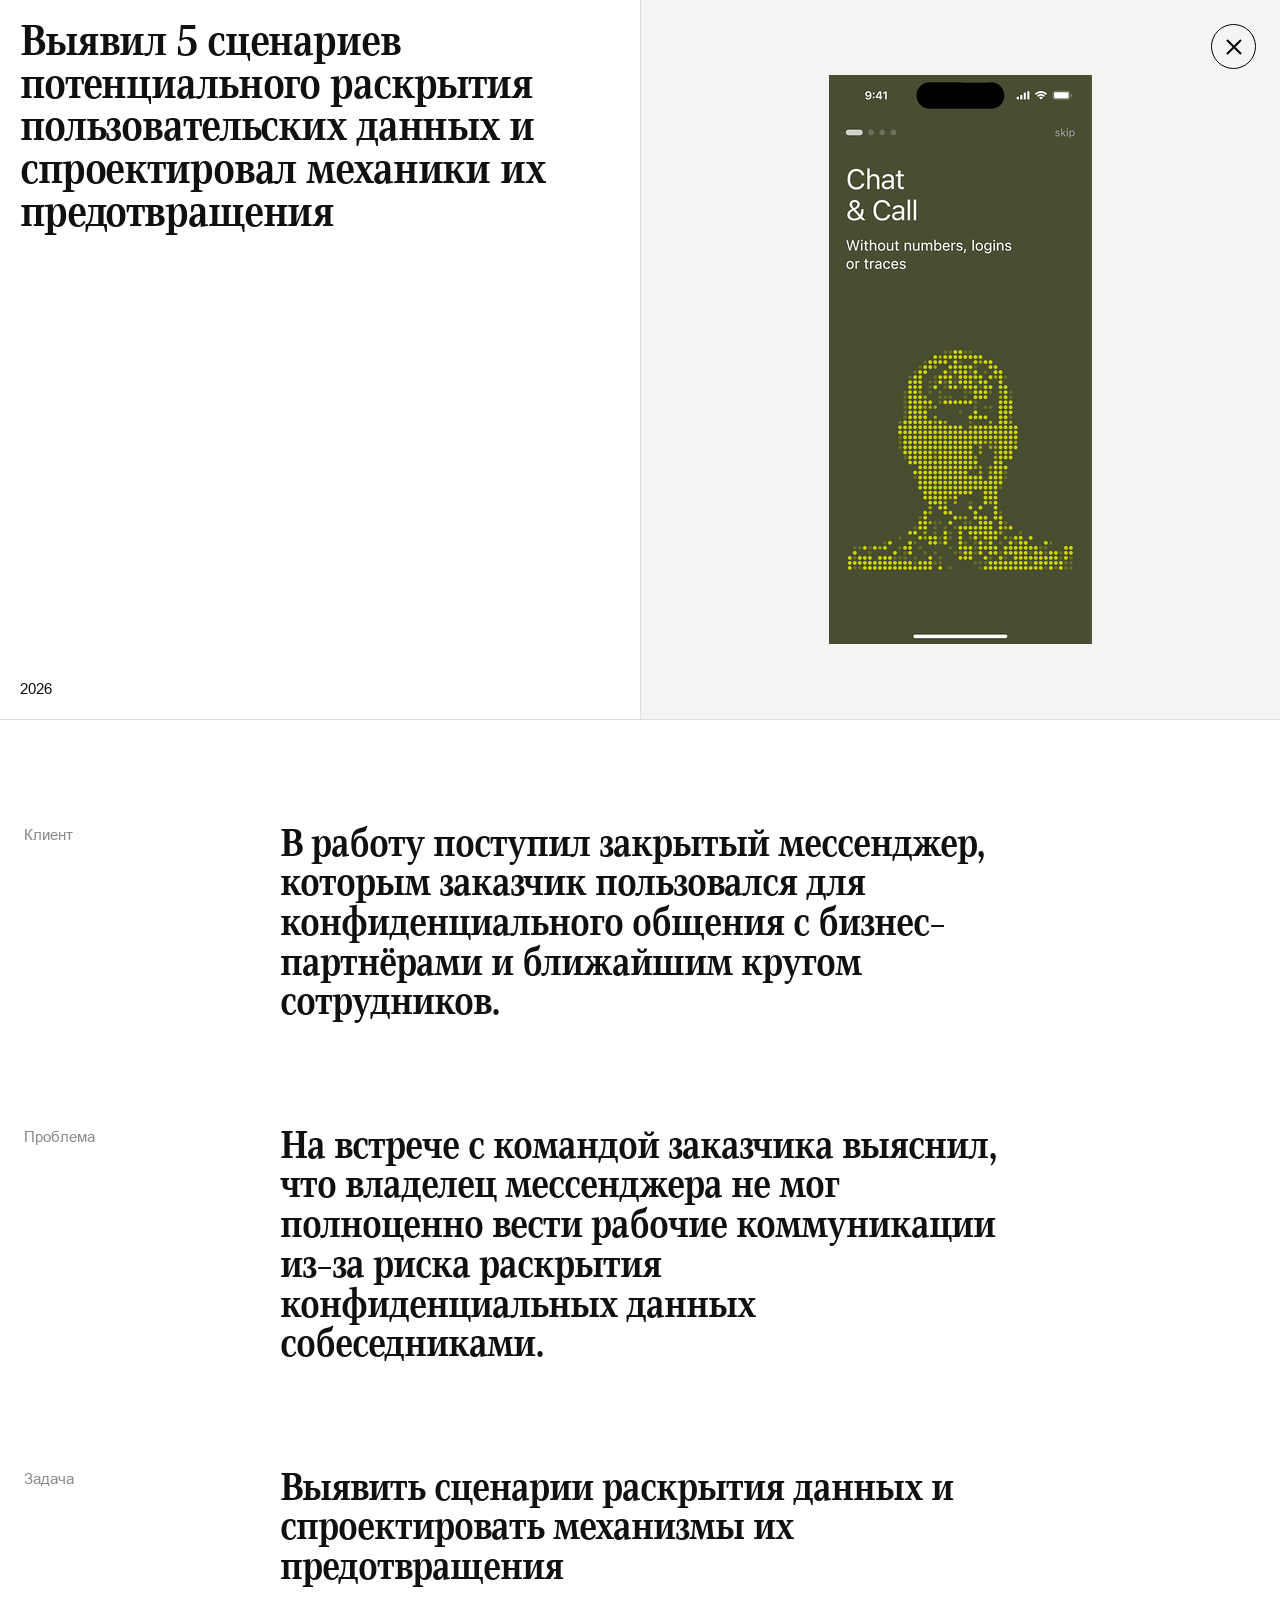
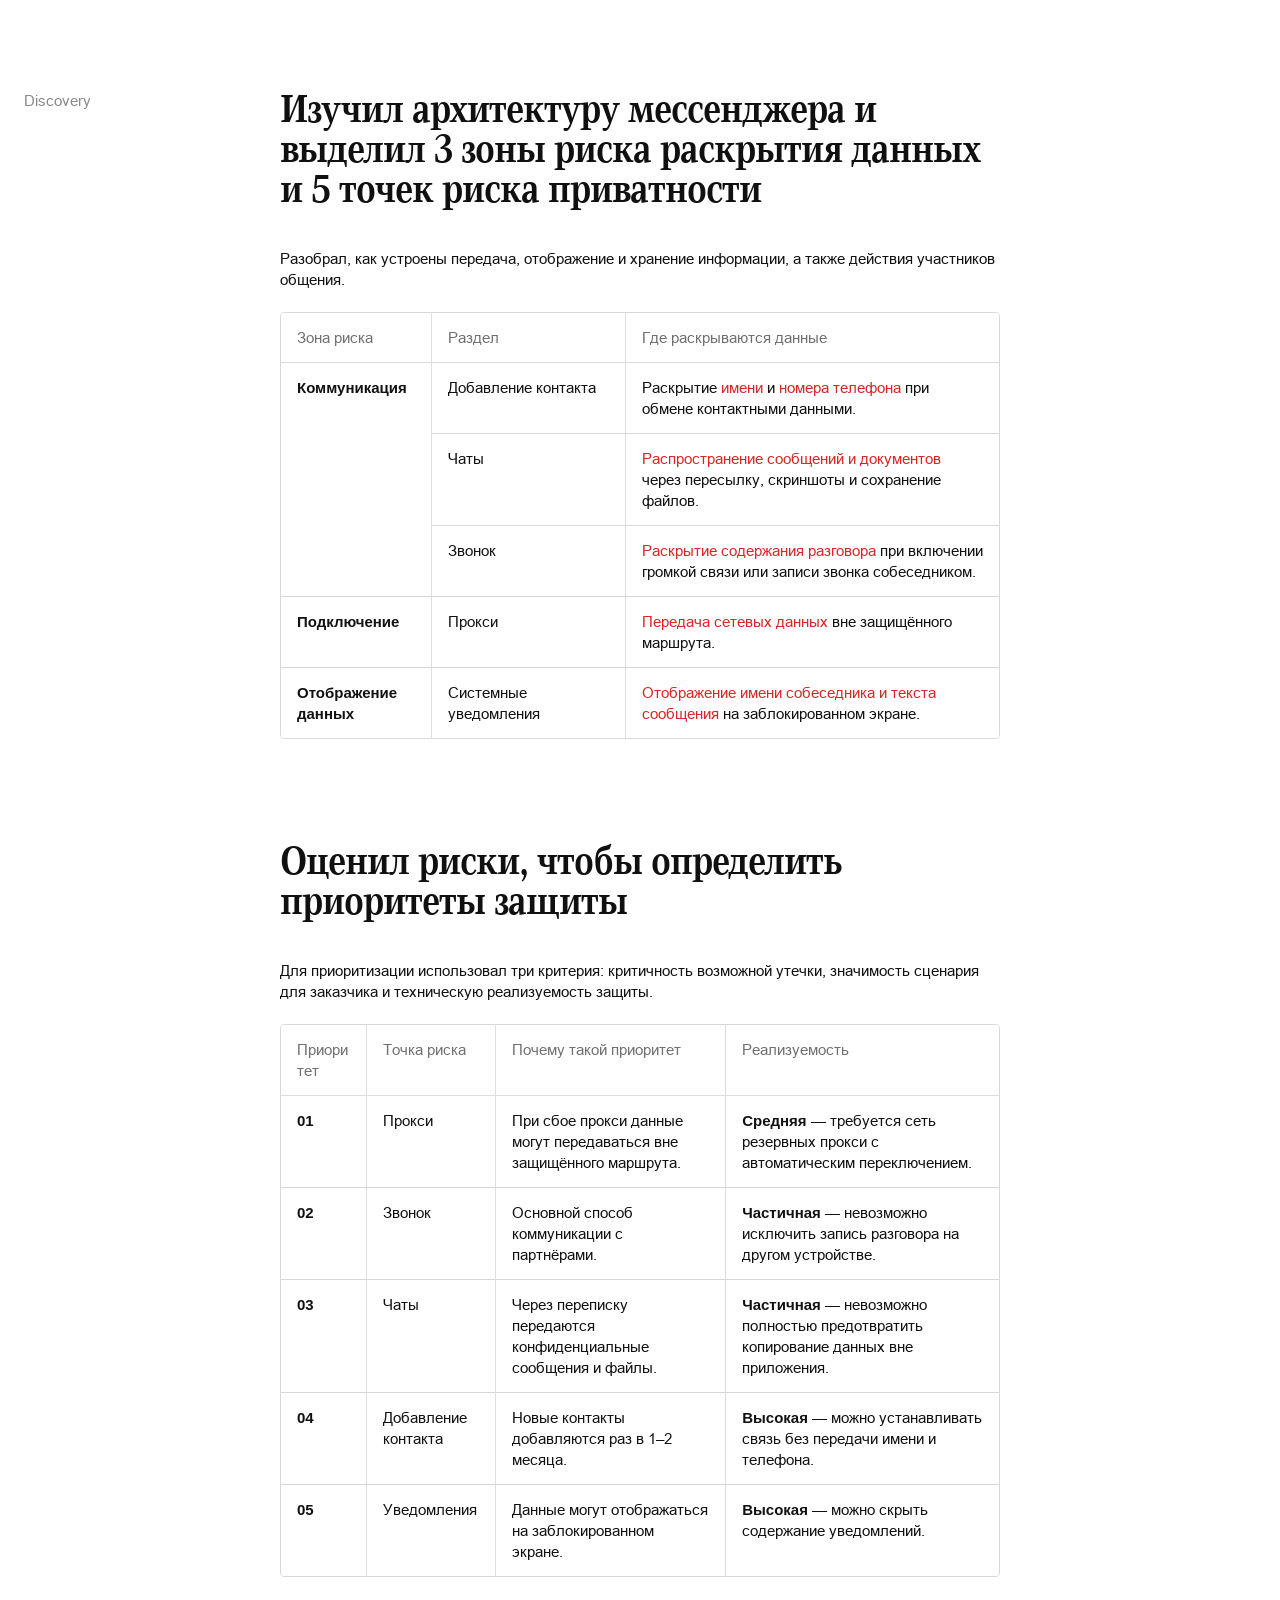
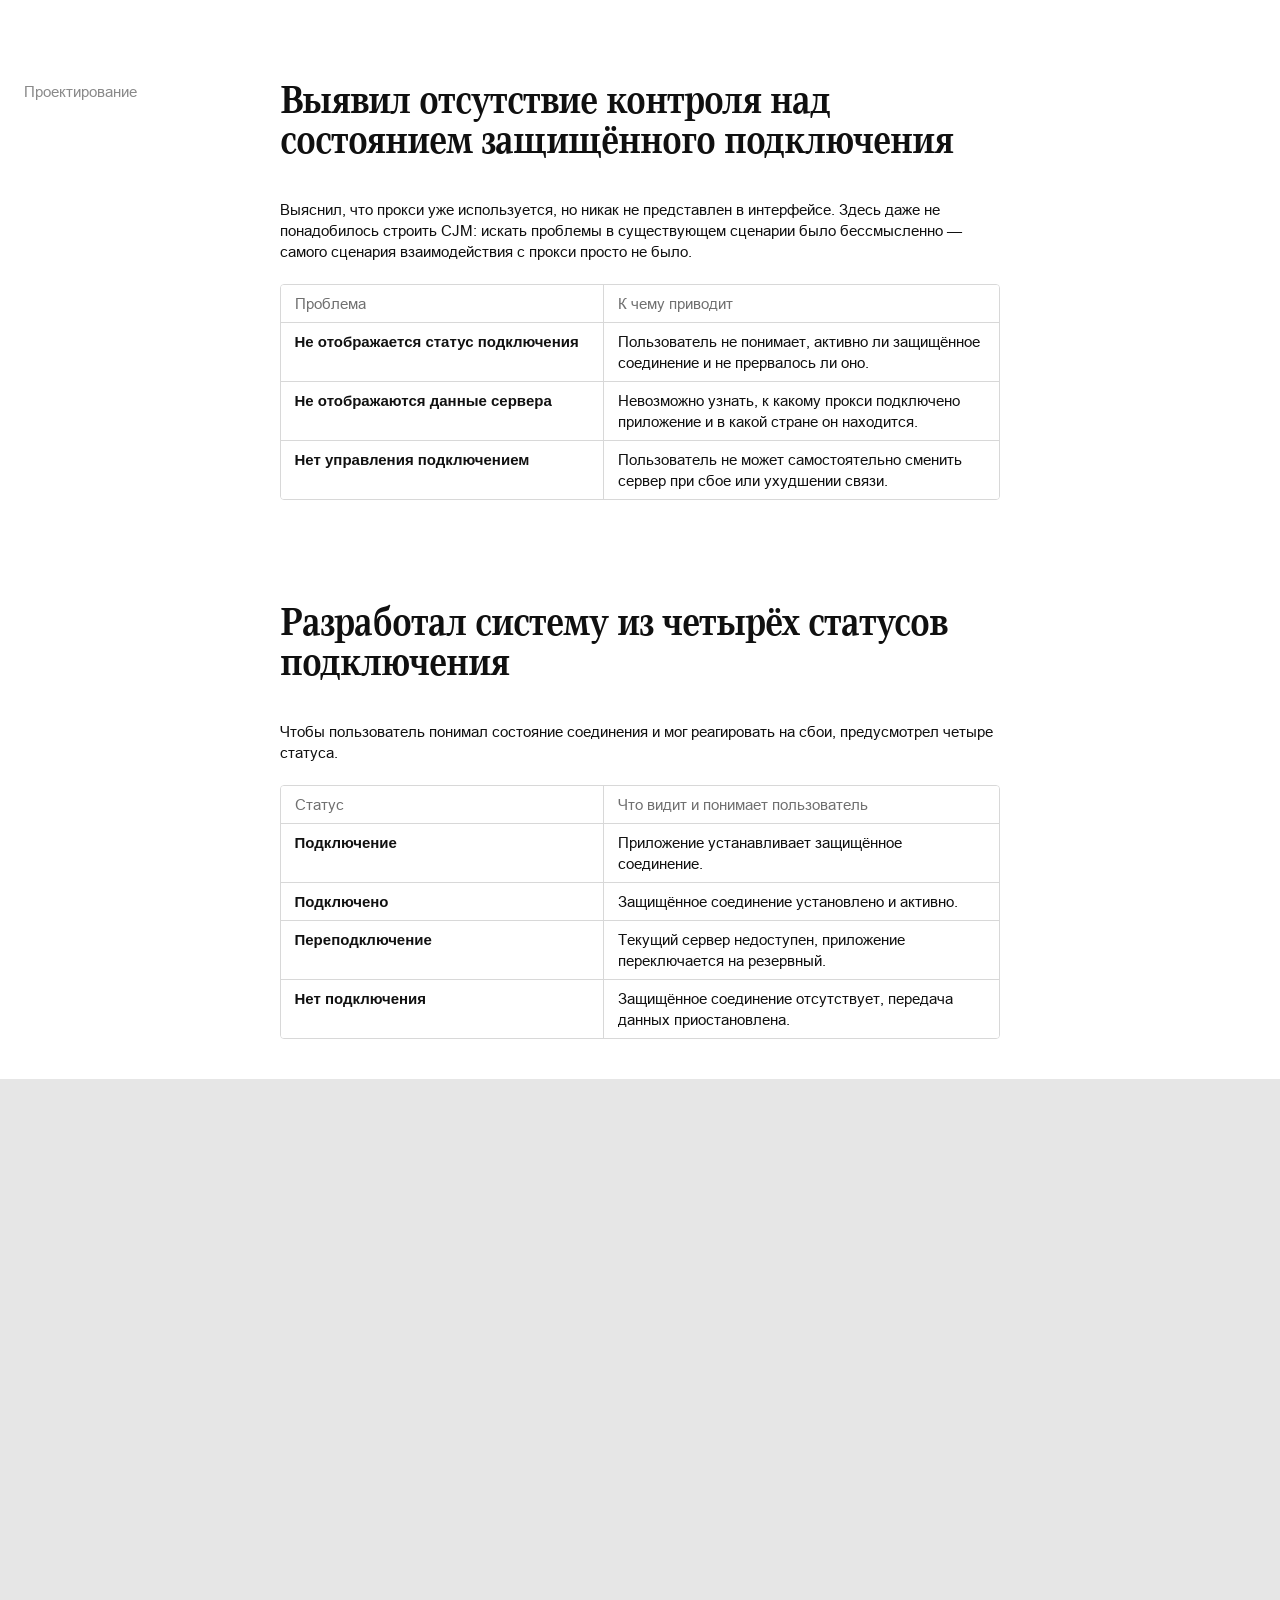
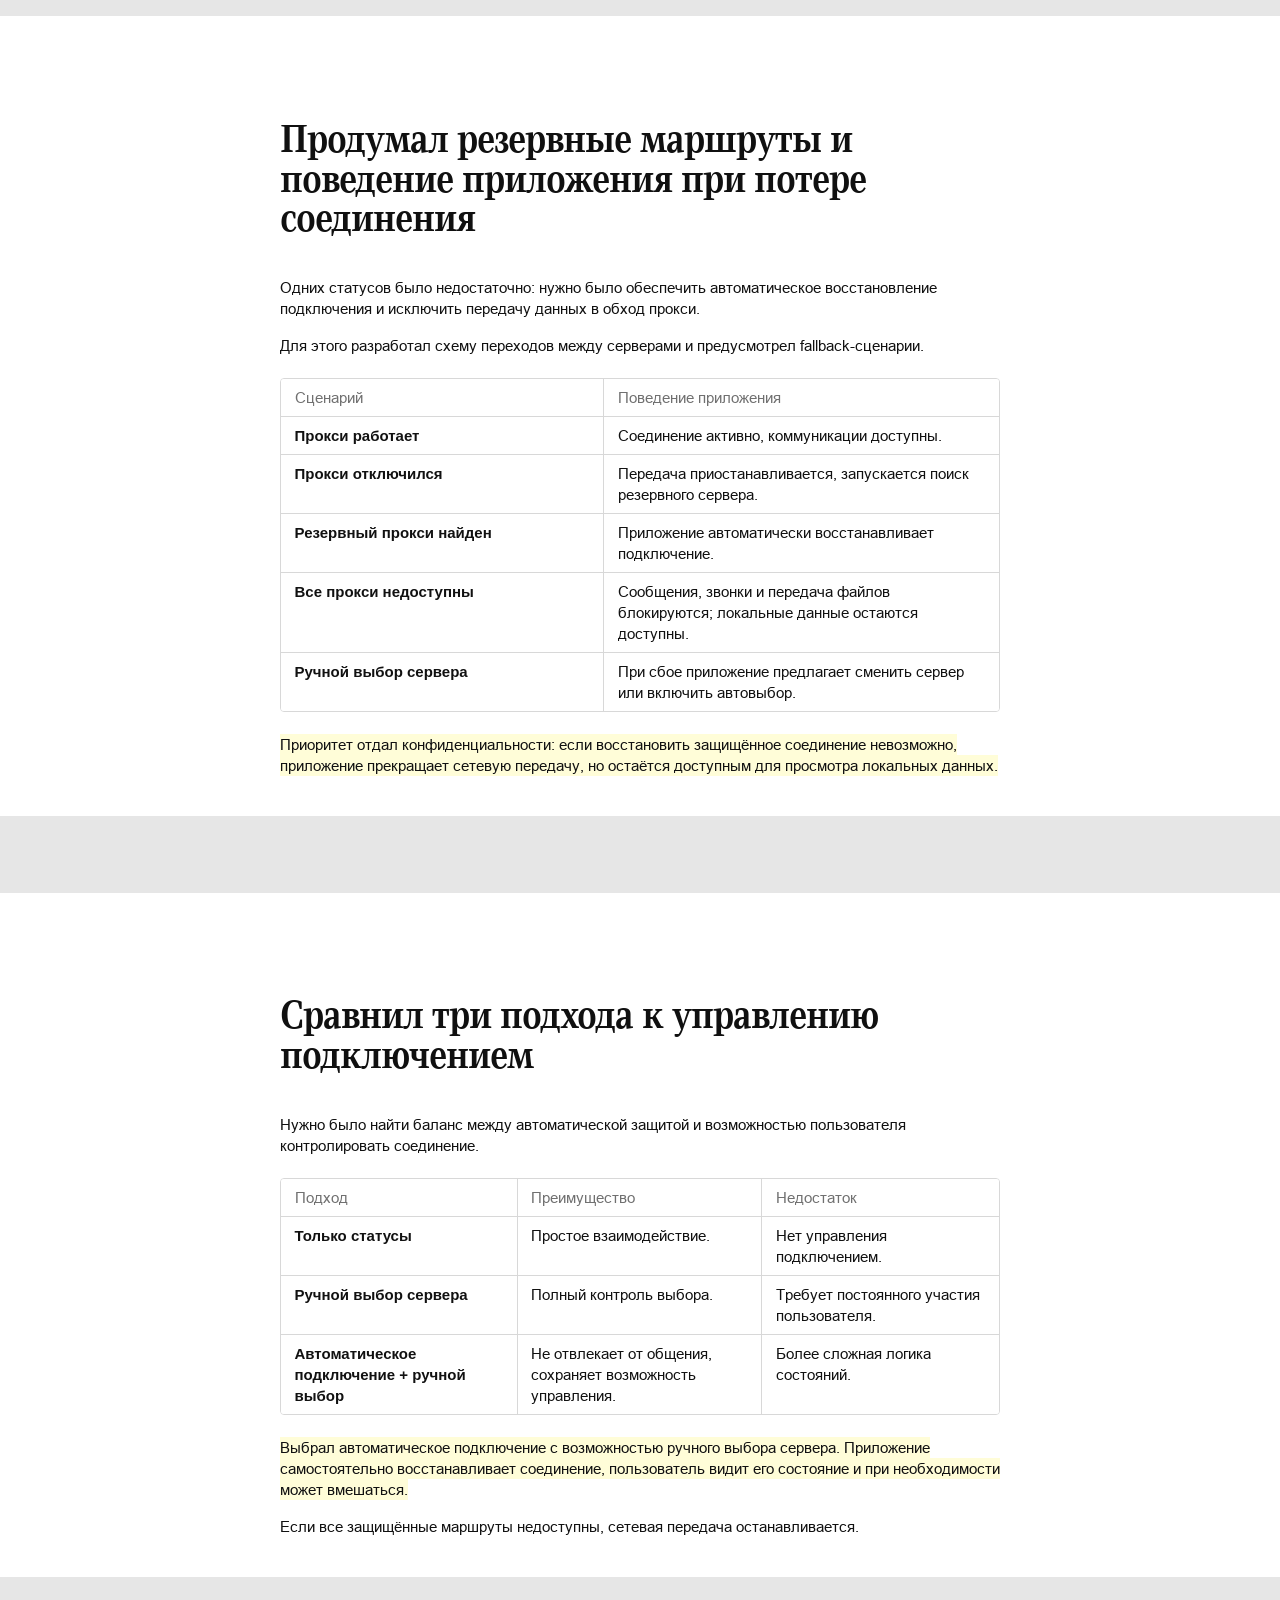
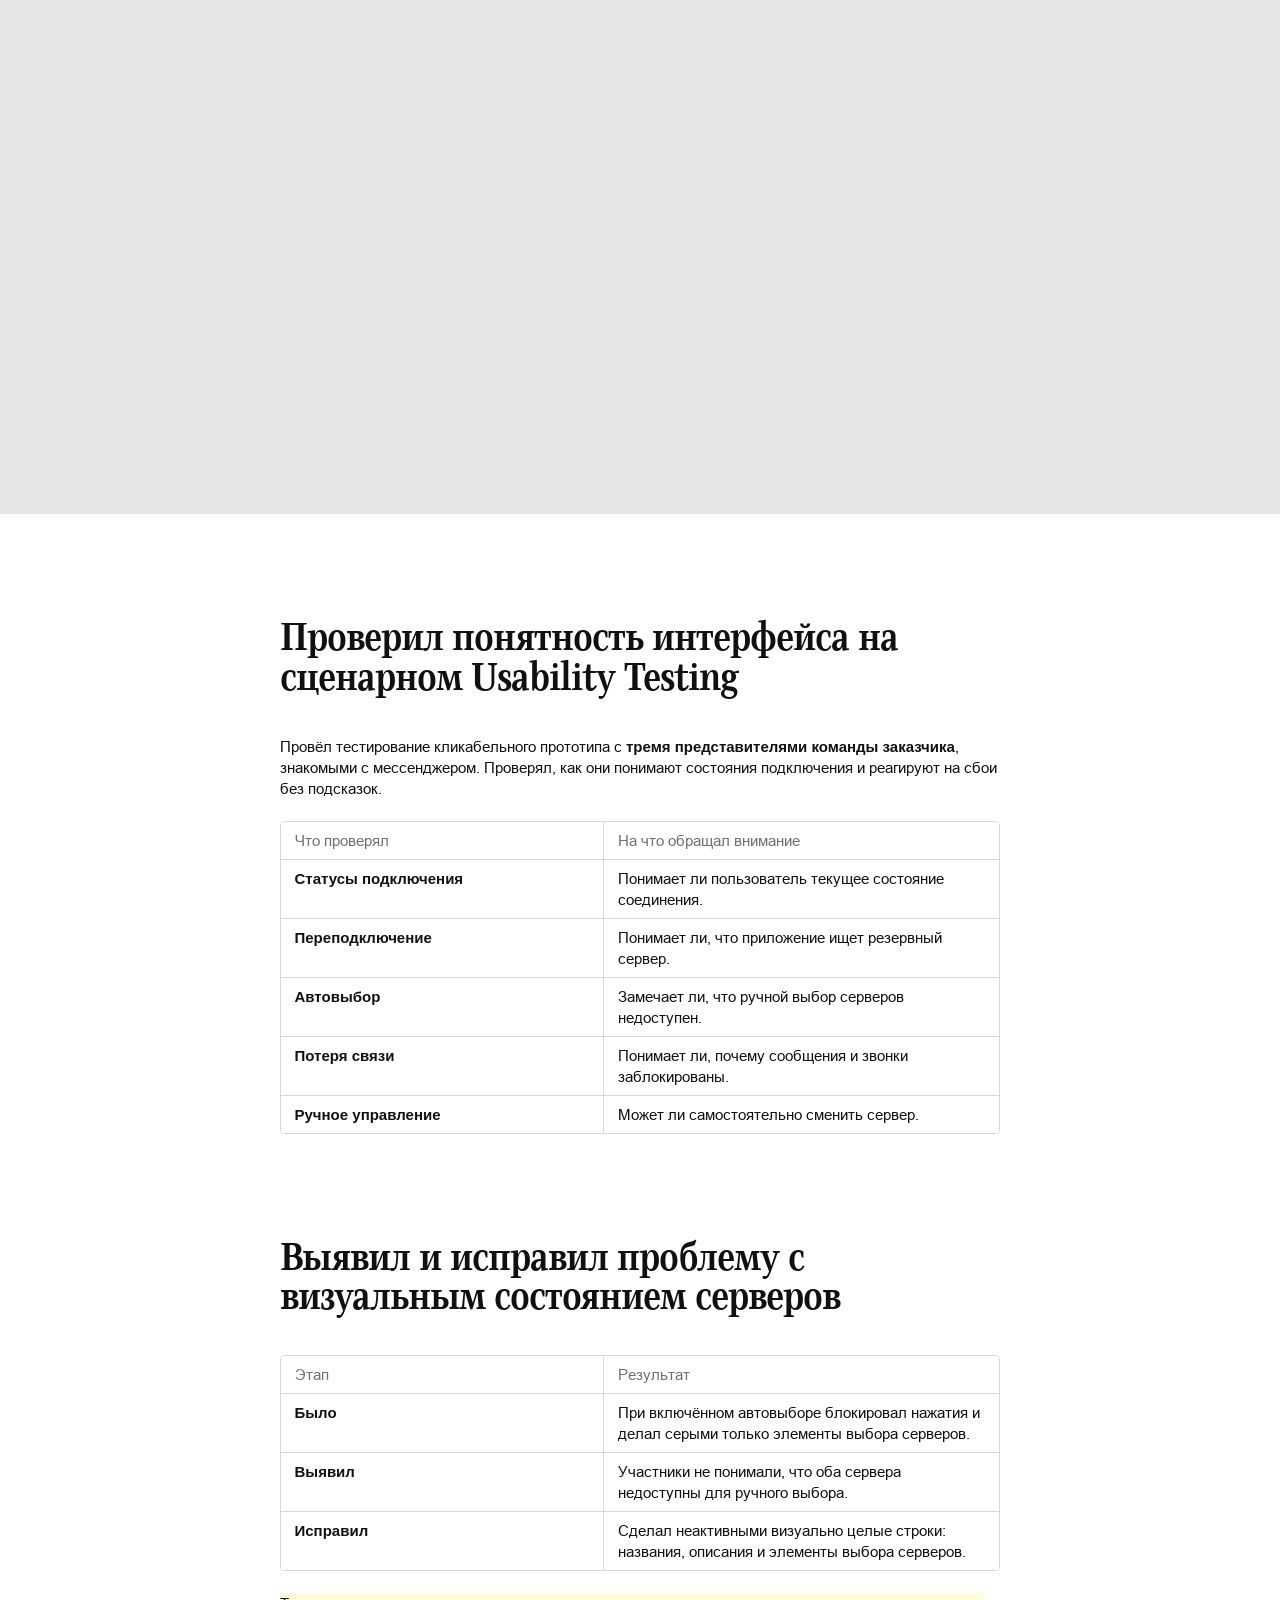
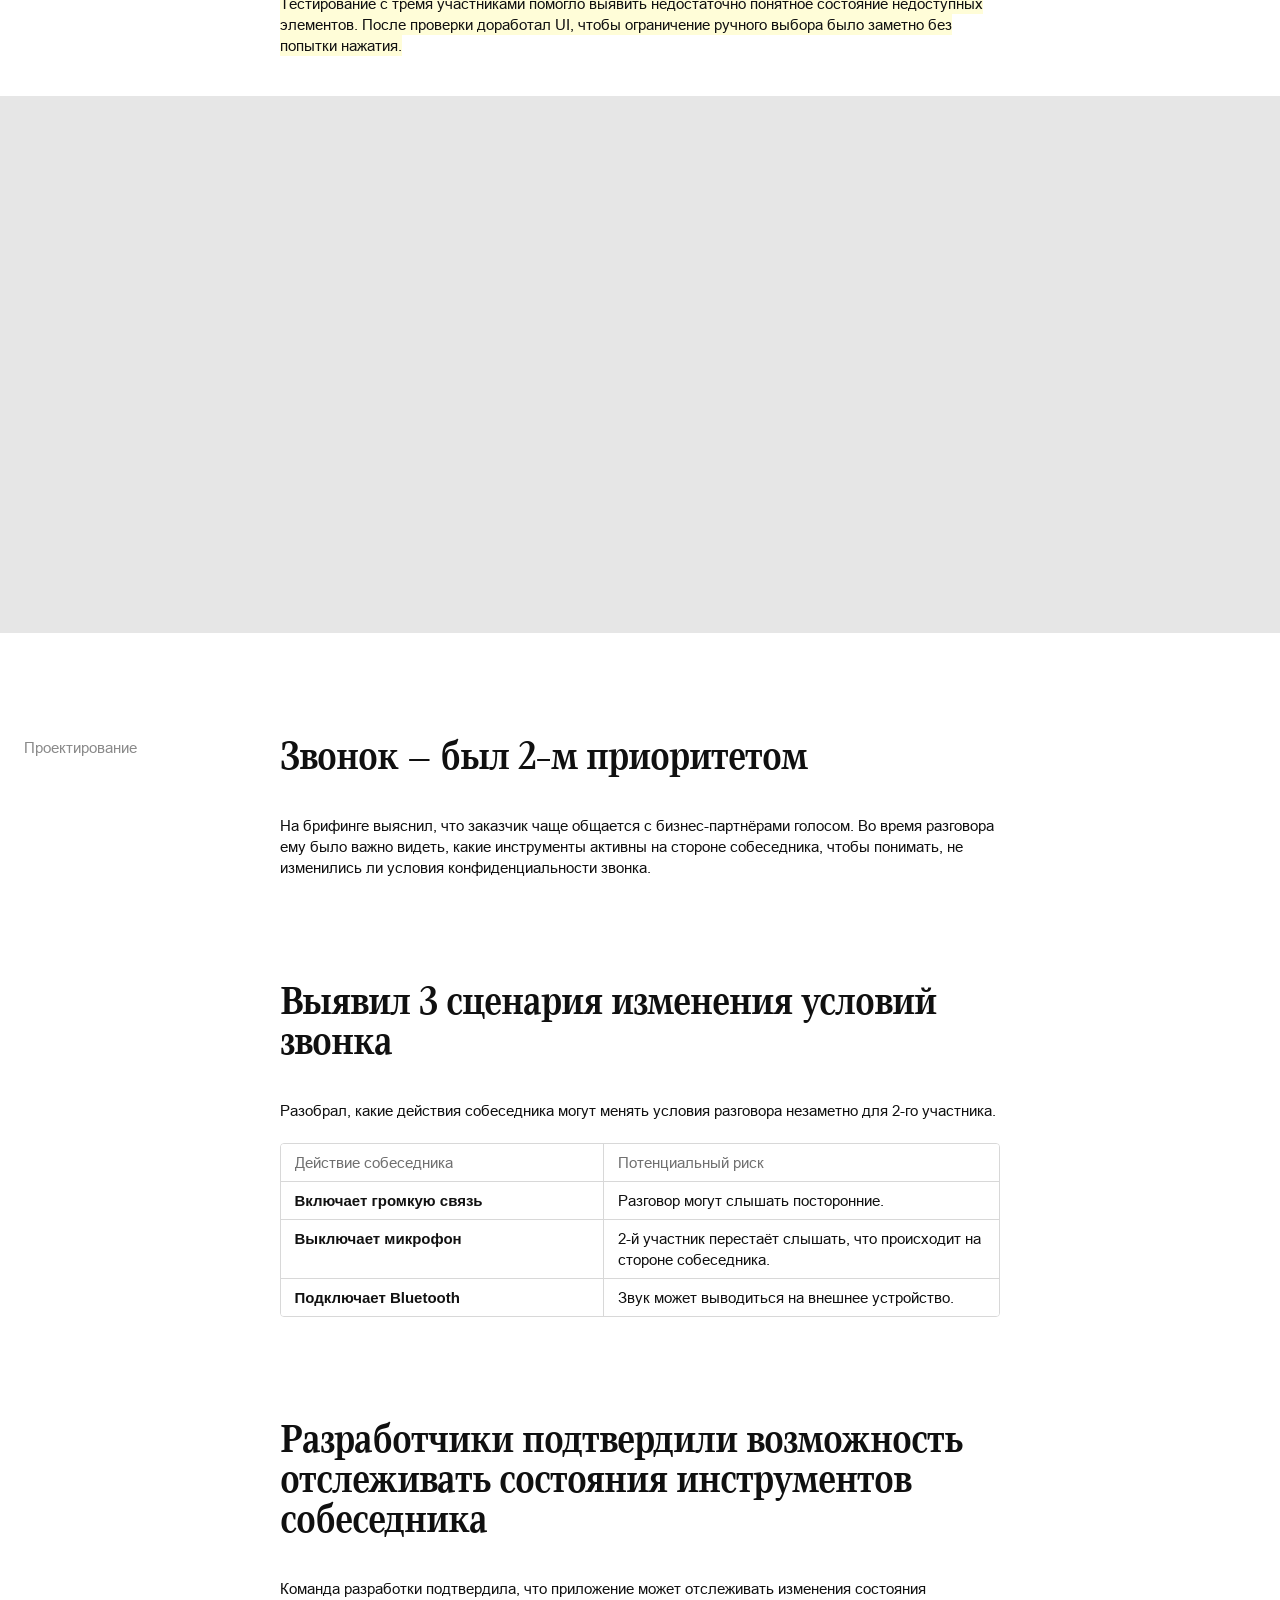
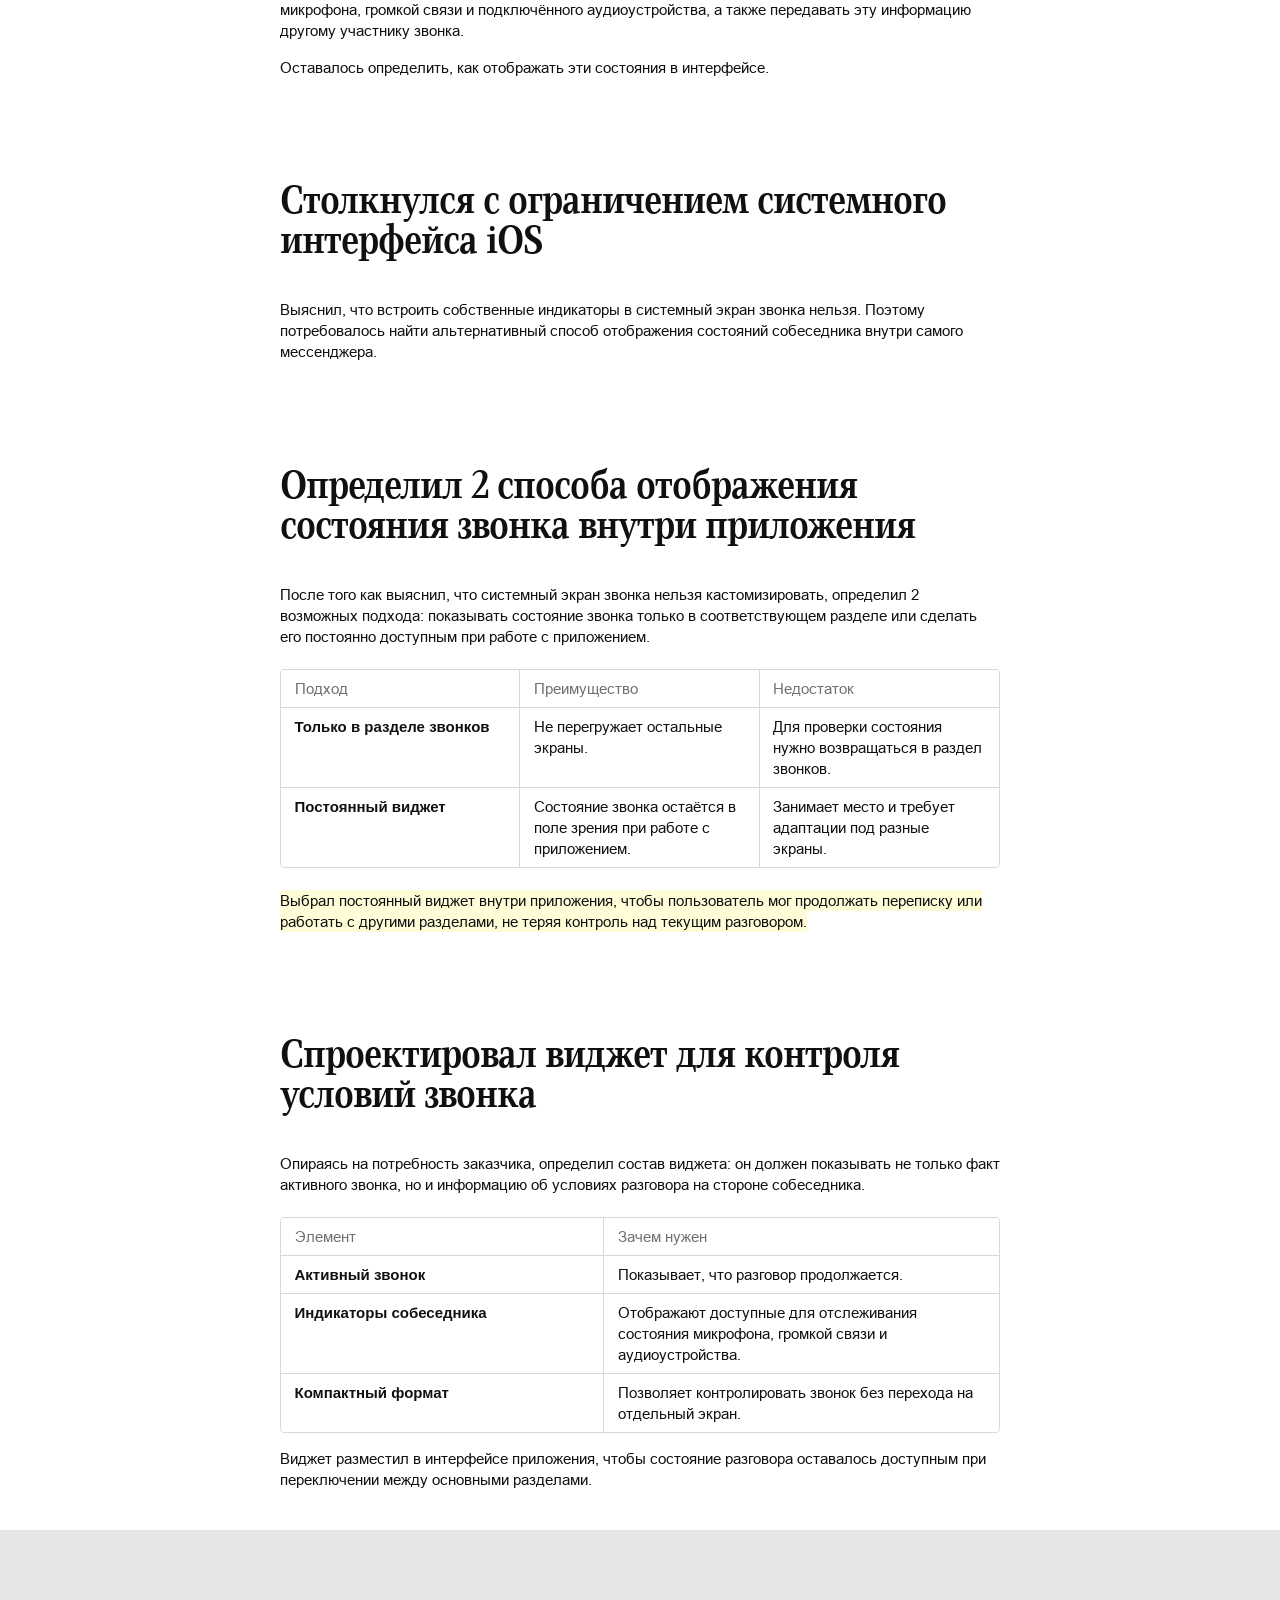
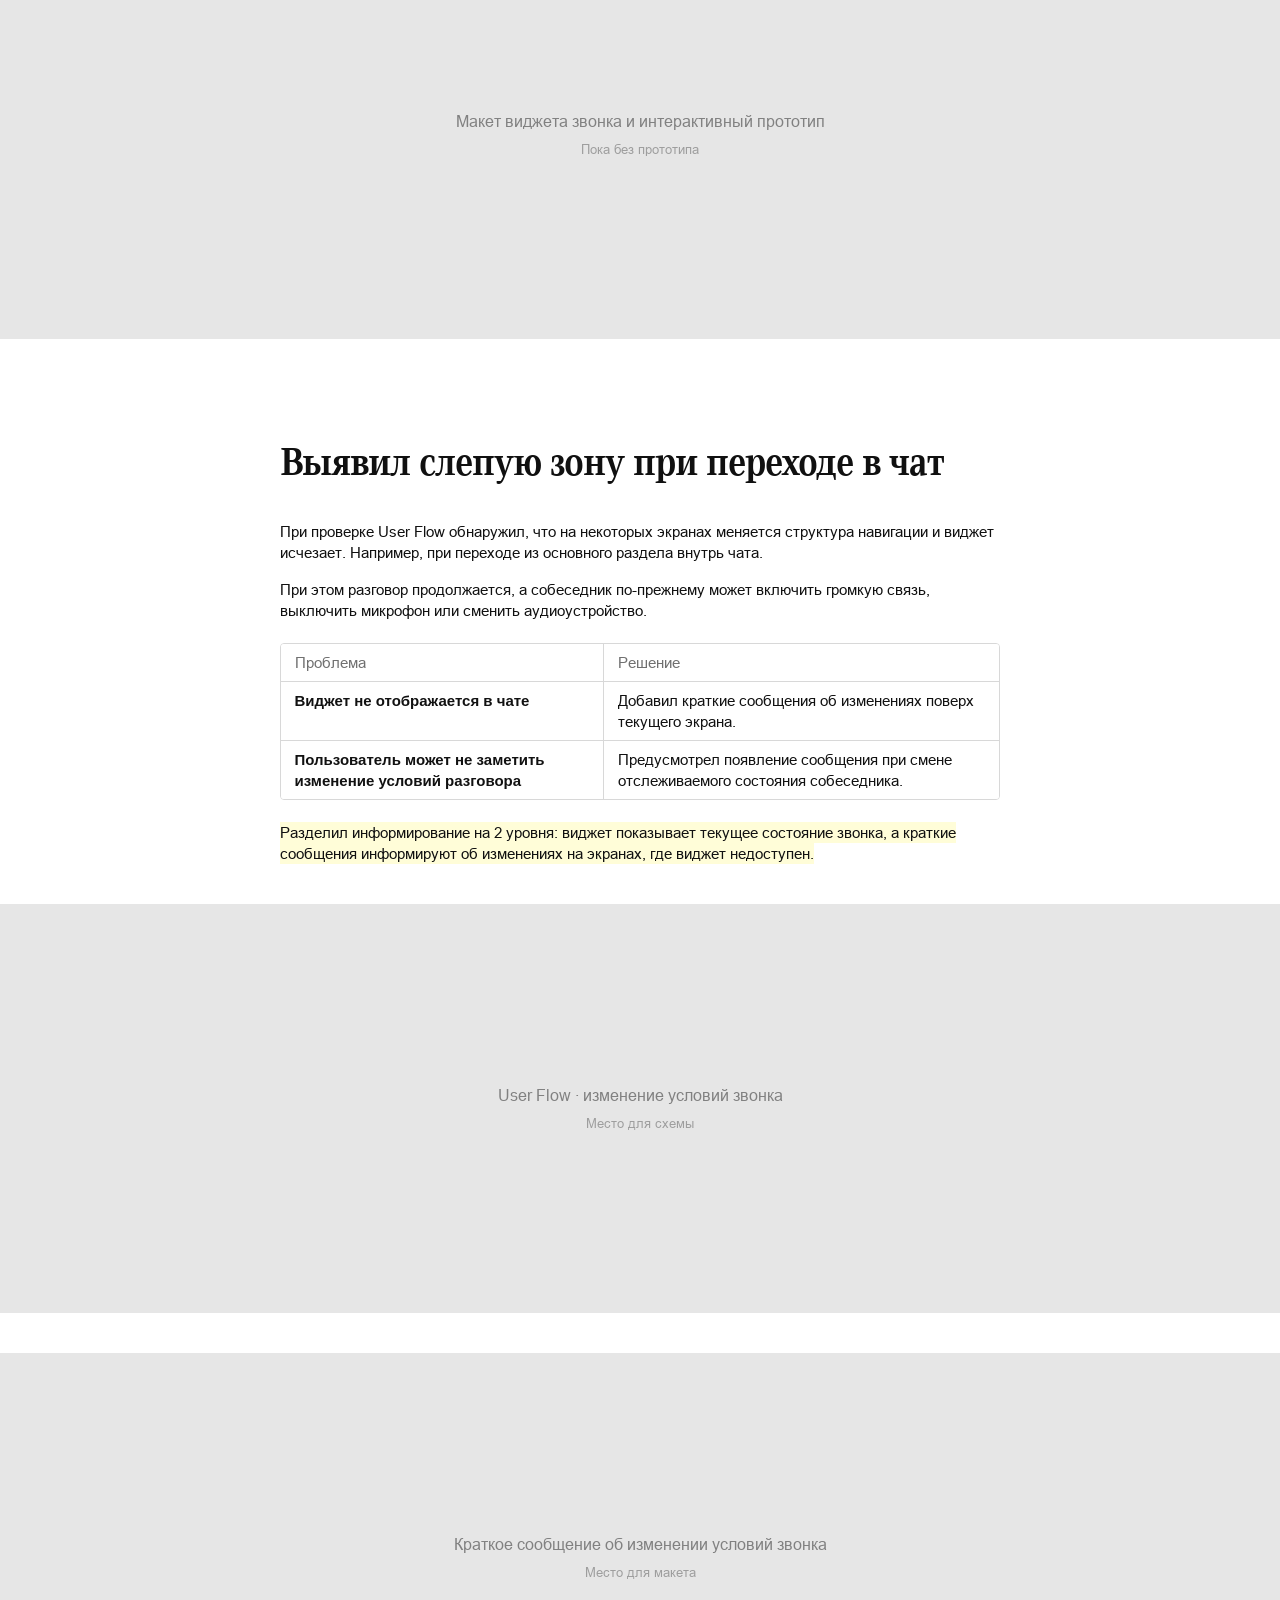
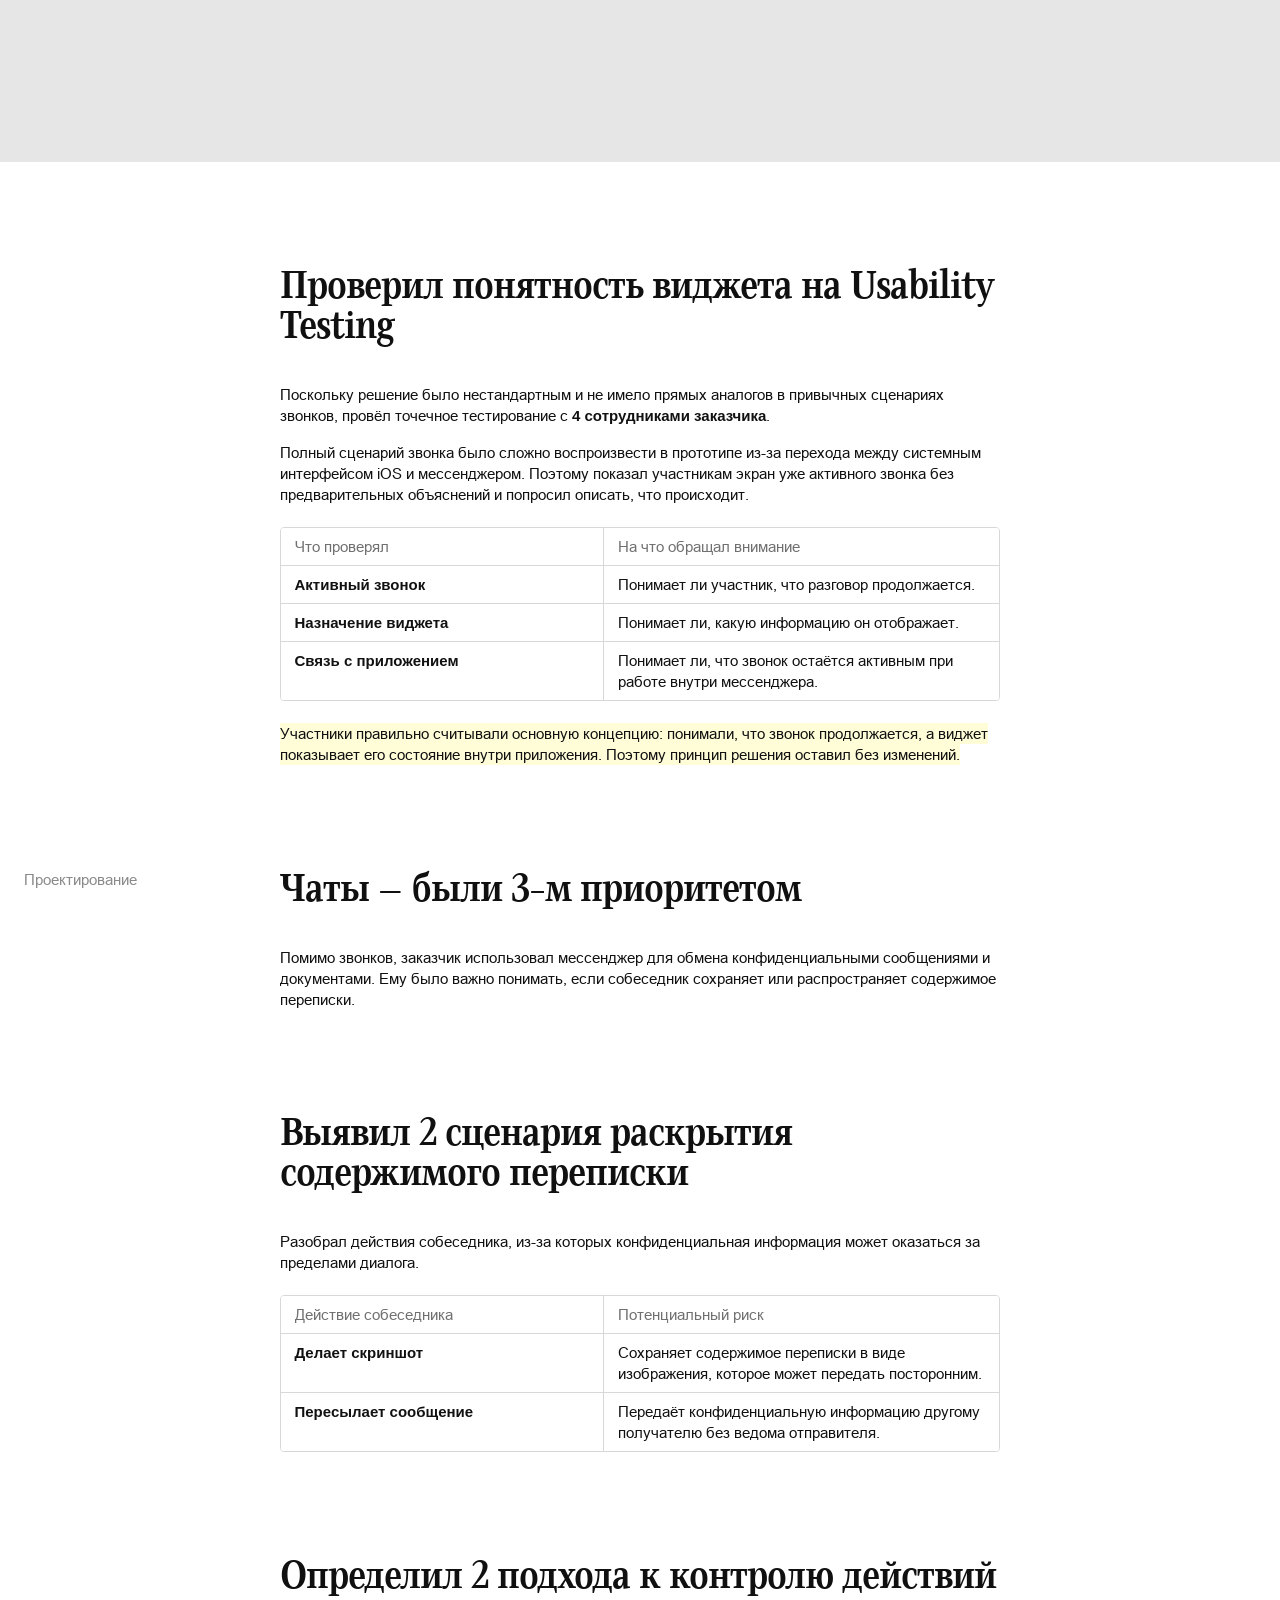
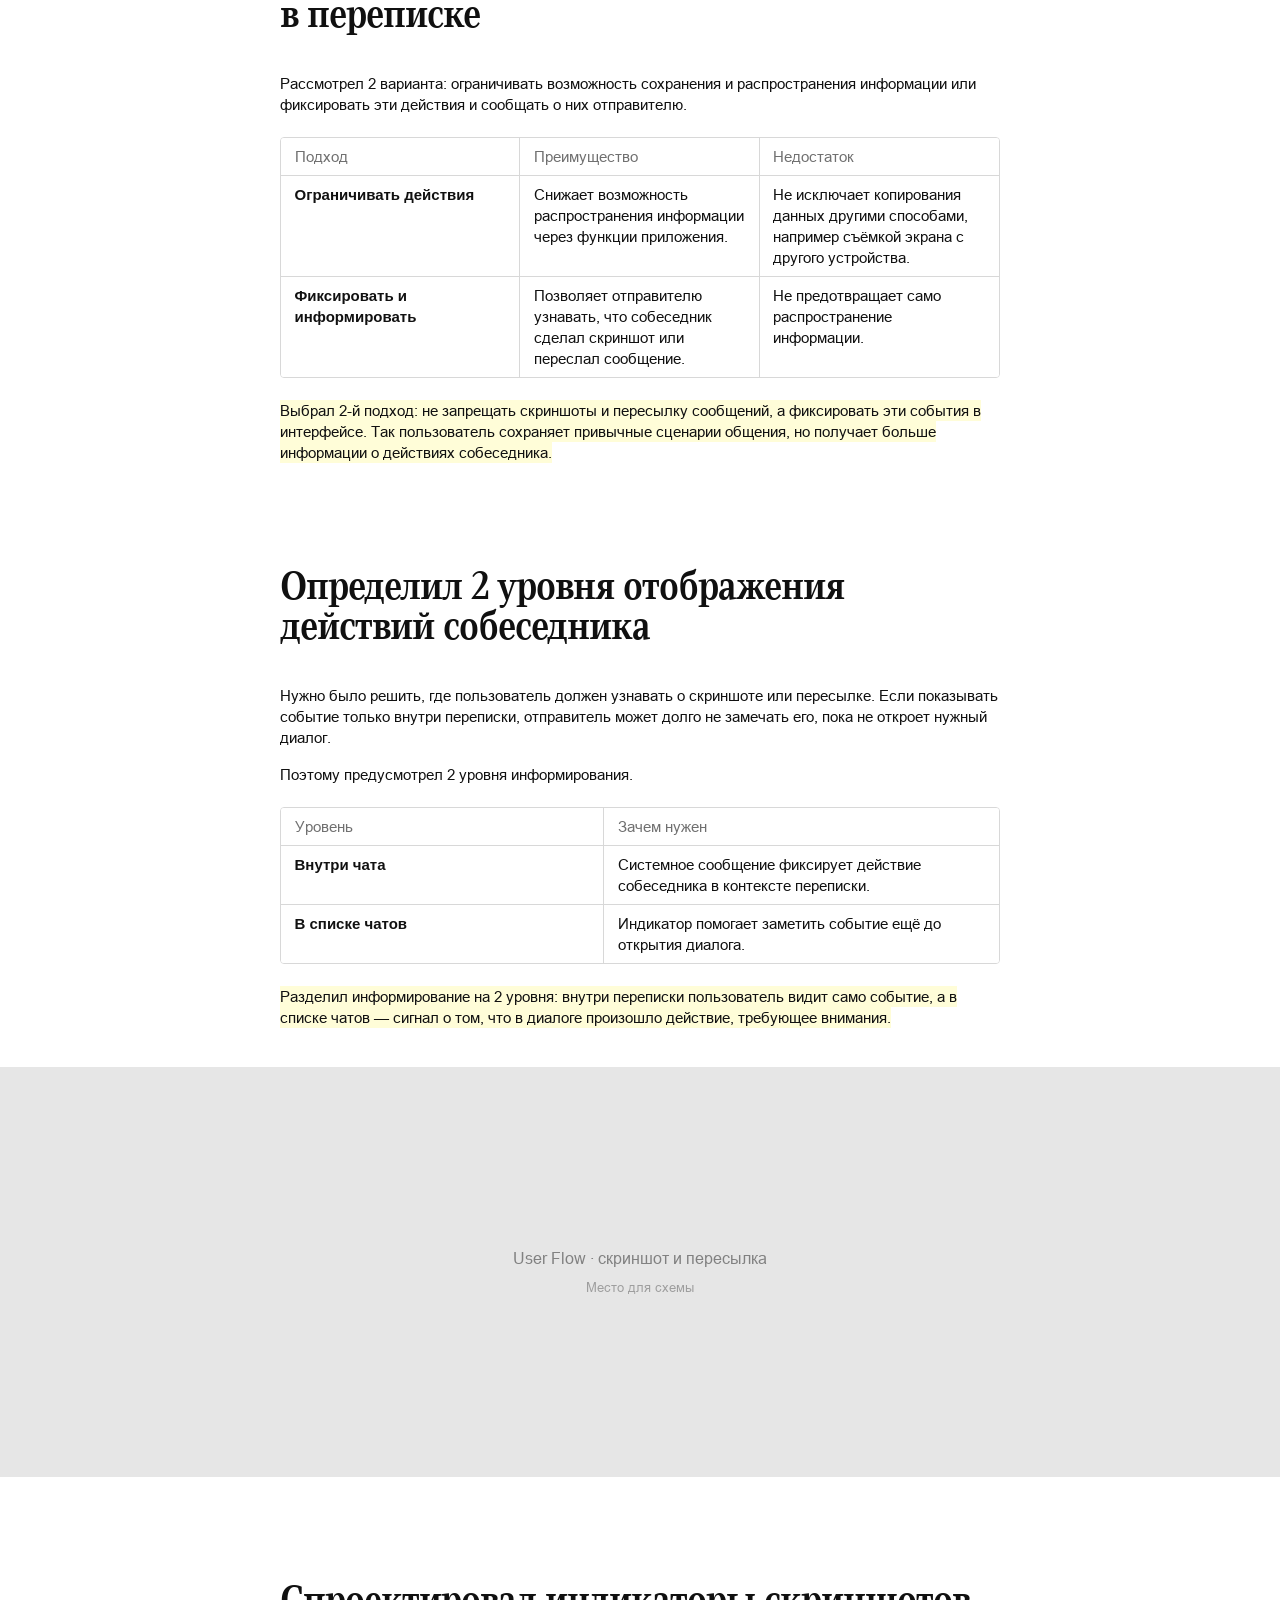
<file: core2/index.html>
<!doctype html>
<html lang="ru">
  <head>
    <meta charset="UTF-8" />
    <meta name="viewport" content="width=device-width, initial-scale=1" />
    <meta
      name="description"
      content="CORE — закрытый мессенджер для приватной коммуникации. Кейс продуктового дизайнера Никиты Козлова."
    />
    <title>CORE — мессенджер без пользователя</title>
    <link rel="icon" href="../favicon.ico?v=240" sizes="any" />
    <link rel="icon" type="image/png" sizes="32x32" href="../favicon-32.png?v=240" />
    <link rel="icon" type="image/png" sizes="192x192" href="../favicon-192.png?v=240" />
    <link rel="apple-touch-icon" sizes="180x180" href="../apple-touch-icon.png?v=240" />
<link rel="stylesheet" href="../styles.css?v=363" />
  </head>
  <body class="core-page typography-only">
    <main class="core-intro" id="cover">
      <section class="core-intro__copy" aria-labelledby="core-title">
        <h1 class="core-intro__title" id="core-title">Выявил 5 сценариев потенциального раскрытия пользовательских данных и спроектировал механики их предотвращения</h1>

        <p class="core-intro__year">2026</p>

        <div class="core-intro__video-presentation" aria-label="Презентация кейса">
          <div class="core-intro__video-avatar" aria-hidden="true"></div>
          <div class="core-intro__video-copy">
            <p class="core-intro__video-title">Презентация кейса на 2 мин.</p>
          </div>
        </div>
      </section>

      <div class="core-intro__media">
        <div class="core-intro__phone">
          <img
            class="core-intro__phone-image"
            src="../assets/optimized-v201/core-onboarding-step-1-v66-hero-526w.png"
                srcset="../assets/optimized-v201/core-onboarding-step-1-v66-hero-263w.png 263w, ../assets/optimized-v201/core-onboarding-step-1-v66-hero-526w.png 526w"
                sizes="263px"
            alt="Первый экран онбординга CORE"
            width="1234"
            height="1376"
            fetchpriority="high"
            decoding="async"
          />
          <video
            class="core-intro__phone-video"
            autoplay
            loop
            muted
            playsinline
            preload="auto"
            aria-hidden="true"
          >
            <source src="../assets/head-v208.mp4?v=221" type="video/mp4" />
          </video>
        </div>
      </div>
    </main>

    <a class="core-close" href="../#projects" aria-label="Закрыть кейс">
      <img src="../assets/icon-close.svg" alt="" width="24" height="24" />
    </a>

    <div class="case-body">
      <!-- CORE — начало кейса: три самостоятельных раздела -->
      <section class="case-section" id="client" data-case-section>
        <div class="case-block case-block--section-start case-block--intro-text">
          <p class="case-section__label">Клиент</p>
          <h2 class="case-heading">В работу поступил закрытый мессенджер, которым заказчик пользовался для конфиденциального общения с бизнес-партнёрами и ближайшим кругом сотрудников.</h2>
        </div>
      </section>

      <section class="case-section" id="problem" data-case-section data-nav-anchor="problem">
        <div class="case-block case-block--section-start case-block--intro-text">
          <p class="case-section__label">Проблема</p>
          <h2 class="case-heading">На встрече с командой заказчика выяснил, что владелец мессенджера не мог полноценно вести рабочие коммуникации из-за риска раскрытия конфиденциальных данных собеседниками.</h2>
        </div>
      </section>

      <section class="case-section" id="task" data-case-section data-nav-anchor="task">
        <div class="case-block case-block--section-start case-block--intro-text">
          <p class="case-section__label">Задача</p>
          <h2 class="case-heading">Выявить сценарии раскрытия данных и спроектировать механизмы их предотвращения</h2>
        </div>
      </section>

      <!-- Ранее опубликованный блок «Проблема» сохранён без изменений для возможного возврата. -->
      <template id="core-previous-problem-backup">
      <section class="case-section" id="task" data-case-section data-nav-anchor="task">
        <div class="case-block case-block--section-start">
          <p class="case-section__label">Проблема</p>
          <h2 class="case-heading">Частный мессенджер заказчика имел высокий риск утечки пользовательских данных</h2>

          <div class="case-task-copy">
            <p>Требовалось обеспечить контроль над приватностью переписки и звонков.</p>
          </div>
        </div>
      </section>

      </template>

      <!-- Исходная редакция раздела «Задача». Сохранена как резервная копия;
         template не отображается и не влияет на структуру страницы. -->
      <template id="core-original-task-backup">
      <section class="case-section" id="task" data-case-section data-nav-anchor="task">
        <div class="case-block case-block--section-start">
          <p class="case-section__label">Задача</p>
          <h2 class="case-heading">«Хочу отдельное приложение для общения со своим кругом — и чтобы оно было максимально безопасным»</h2>

          <div class="case-task-copy">
            <p>
              Это слова нашего клиента — частного бизнесмена. Вся коммуникация по проекту шла через его менеджера и личного ассистента.
            </p>
            <p>
              По сути, формат был ближе к digital concierge: решения принимались не для «среднего пользователя», а под его сценарии, требования и привычки.
            </p>
          </div>
        </div>
      </section>
      </template>

      <section class="case-section" id="discovery" data-case-section data-nav-anchor="discovery">
        <!-- Блок «Почему не взять готовое приложение?» временно скрыт. Оригинал сохранён для возможного возврата. -->
        <template id="core-ready-app-backup">
        <div class="case-block case-block--reference">
          <h2 class="case-heading">Почему не взять готовое приложение?</h2>

          <div class="case-reference-story">
            <p>
              Сначала я проверил, можно ли вообще не проектировать отдельный продукт. Сравнил privacy-first мессенджеры по требованиям, которые мы уже зафиксировали: сервис не должен знать, кто пользователь, и не должен получать доступ к содержимому переписки.
            </p>
            <p>
              Ближе всего оказался Briar: он не требует привычного профиля, данные хранятся локально, а передача построена вокруг защищённых соединений. По уровню приватности это был реальный вариант, поэтому мы принесли его клиенту как альтернативу собственной разработке.
            </p>
            <p class="case-highlight">
              <span class="case-conclusion-mark">Клиент отказался: ему нужен был закрытый продукт, которым можно управлять самостоятельно, и собственный визуальный язык. Поэтому готовое приложение осталось референсом, а не решением.</span>
            </p>
          </div>
        </div>
        </template>

        <!-- Discovery: зоны и точки раскрытия данных (6 уникальных точек) -->
        <div class="case-block case-block--section-start case-block--discovery-risk-map">
          <p class="case-section__label">Discovery</p>
          <h2 class="case-heading">Изучил архитектуру мессенджера и выделил 3 зоны риска раскрытия данных и 5 точек риска приватности</h2>
          <p class="discovery-evidence-copy">Разобрал, как устроены передача, отображение и хранение информации, а также действия участников общения.</p>
          <div class="case-outline-table-wrap discovery-wide-table-wrap">
            <table aria-label="Шесть точек раскрытия данных в четырёх зонах риска" class="case-outline-table discovery-risk-table">
<colgroup><col style="width:21%"/><col style="width:27%"/><col style="width:52%"/></colgroup>
<thead>
<tr><th scope="col">Зона риска</th><th scope="col">Раздел</th><th scope="col">Где раскрываются данные</th></tr>
</thead>
<tbody>
<tr>
<td class="discovery-risk-zone" rowspan="3">Коммуникация</td>
<td>Добавление контакта</td>
<td>Раскрытие <strong>имени</strong> и <strong>номера телефона</strong> при обмене контактными данными.</td>
</tr>
<tr>
<td>Чаты</td>
<td><strong>Распространение сообщений и документов</strong> через пересылку, скриншоты и сохранение файлов.</td>
</tr>
<tr>
<td>Звонок</td>
<td><strong>Раскрытие содержания разговора</strong> при включении громкой связи или записи звонка собеседником.</td>
</tr>
<tr>
<td class="discovery-risk-zone" rowspan="1">Подключение</td>
<td>Прокси</td>
<td><strong>Передача сетевых данных</strong> вне защищённого маршрута.</td>
</tr>
<tr>
<td class="discovery-risk-zone" rowspan="1">Отображение данных</td>
<td>Системные уведомления</td>
<td><strong>Отображение имени собеседника и текста сообщения</strong> на заблокированном экране.</td>
</tr>

</tbody>
</table>
          </div>
        </div>

        <!-- Discovery: согласованная матрица приоритизации -->
        <div class="case-block case-block--discovery-priority">
          <h2 class="case-heading">Оценил риски, чтобы определить приоритеты защиты</h2>
          <p class="discovery-evidence-copy">Для приоритизации использовал три критерия: критичность возможной утечки, значимость сценария для заказчика и техническую реализуемость защиты.</p>
          <div class="case-outline-table-wrap discovery-wide-table-wrap">
            <table class="case-outline-table discovery-priority-table" aria-label="Приоритеты защиты и реализуемость">
              <colgroup><col style="width:12%"><col style="width:18%"><col style="width:32%"><col style="width:38%"></colgroup>
              <thead><tr><th scope="col">Приоритет</th><th scope="col">Точка риска</th><th scope="col">Почему такой приоритет</th><th scope="col">Реализуемость</th></tr></thead>
              <tbody>
                <tr><td class="discovery-priority-num">01</td><td>Прокси</td><td>При сбое прокси данные могут передаваться вне защищённого маршрута.</td><td><strong>Средняя</strong> — требуется сеть резервных прокси с автоматическим переключением.</td></tr>
                <tr><td class="discovery-priority-num">02</td><td>Звонок</td><td>Основной способ коммуникации с партнёрами.</td><td><strong>Частичная</strong> — невозможно исключить запись разговора на другом устройстве.</td></tr>
                <tr><td class="discovery-priority-num">03</td><td>Чаты</td><td>Через переписку передаются конфиденциальные сообщения и файлы.</td><td><strong>Частичная</strong> — невозможно полностью предотвратить копирование данных вне приложения.</td></tr>
                <tr><td class="discovery-priority-num">04</td><td>Добавление контакта</td><td>Новые контакты добавляются раз в 1–2 месяца.</td><td><strong>Высокая</strong> — можно устанавливать связь без передачи имени и телефона.</td></tr>
                <tr><td class="discovery-priority-num">05</td><td>Уведомления</td><td>Данные могут отображаться на заблокированном экране.</td><td><strong>Высокая</strong> — можно скрыть содержание уведомлений.</td></tr>
                
              </tbody>
            </table>
          </div>
        </div>


      </section>

      <section class="case-section" id="scenarios">
        <!-- Новая история о прокси: первый приоритет после Discovery. -->
        <div class="case-block case-block--proxy-new case-block--section-start" id="proxy">
          <p class="case-section__label">Проектирование</p>
          <h2 class="case-heading">Выявил отсутствие контроля над состоянием защищённого подключения</h2>
          <p class="proxy-copy">
            Выяснил, что прокси уже используется, но никак не представлен в интерфейсе. Здесь даже не понадобилось строить CJM: искать проблемы в существующем сценарии было бессмысленно — самого сценария взаимодействия с прокси просто не было.
          </p>

        <div class="case-outline-table-wrap proxy-table-wrap ">
                  <table class="case-outline-table proxy-table" aria-label="Проблема: К чему приводит">
                    <thead><tr><th scope="col">Проблема</th><th scope="col">К чему приводит</th></tr></thead>
                    <tbody>
                      <tr>
                        <td><strong>Не отображается статус подключения</strong></td><td>Пользователь не понимает, активно ли защищённое соединение и не прервалось ли оно.</td>
                      </tr>
                      <tr>
                        <td><strong>Не отображаются данные сервера</strong></td><td>Невозможно узнать, к какому прокси подключено приложение и в какой стране он находится.</td>
                      </tr>
                      <tr>
                        <td><strong>Нет управления подключением</strong></td><td>Пользователь не может самостоятельно сменить сервер при сбое или ухудшении связи.</td>
                      </tr>
                    </tbody>
                  </table>
                </div>
        </div>

        <div class="case-block case-block--proxy-new">
          <h2 class="case-heading">Разработал систему из четырёх статусов подключения</h2>
          <p class="proxy-copy">Чтобы пользователь понимал состояние соединения и мог реагировать на сбои, предусмотрел четыре статуса.</p>
        <div class="case-outline-table-wrap proxy-table-wrap ">
                  <table class="case-outline-table proxy-table" aria-label="Статус: Что видит и понимает пользователь">
                    <thead><tr><th scope="col">Статус</th><th scope="col">Что видит и понимает пользователь</th></tr></thead>
                    <tbody>
                      <tr>
                        <td><strong>Подключение</strong></td><td>Приложение устанавливает защищённое соединение.</td>
                      </tr>
                      <tr>
                        <td><strong>Подключено</strong></td><td>Защищённое соединение установлено и активно.</td>
                      </tr>
                      <tr>
                        <td><strong>Переподключение</strong></td><td>Текущий сервер недоступен, приложение переключается на резервный.</td>
                      </tr>
                      <tr>
                        <td><strong>Нет подключения</strong></td><td>Защищённое соединение отсутствует, передача данных приостановлена.</td>
                      </tr>
                    </tbody>
                  </table>
                </div>
          <div class="proxy-visual proxy-visual--states" data-asset-slot="proxy-states" aria-hidden="true"></div>
        </div>

        <div class="case-block case-block--proxy-new">
          <h2 class="case-heading">Продумал резервные маршруты и поведение приложения при потере соединения</h2>
          <p class="proxy-copy">Одних статусов было недостаточно: нужно было обеспечить автоматическое восстановление подключения и исключить передачу данных в обход прокси.</p>
          <p class="proxy-copy">Для этого разработал схему переходов между серверами и предусмотрел fallback-сценарии.</p>
        <div class="case-outline-table-wrap proxy-table-wrap ">
                  <table class="case-outline-table proxy-table" aria-label="Сценарий: Поведение приложения">
                    <thead><tr><th scope="col">Сценарий</th><th scope="col">Поведение приложения</th></tr></thead>
                    <tbody>
                      <tr>
                        <td><strong>Прокси работает</strong></td><td>Соединение активно, коммуникации доступны.</td>
                      </tr>
                      <tr>
                        <td><strong>Прокси отключился</strong></td><td>Передача приостанавливается, запускается поиск резервного сервера.</td>
                      </tr>
                      <tr>
                        <td><strong>Резервный прокси найден</strong></td><td>Приложение автоматически восстанавливает подключение.</td>
                      </tr>
                      <tr>
                        <td><strong>Все прокси недоступны</strong></td><td>Сообщения, звонки и передача файлов блокируются; локальные данные остаются доступны.</td>
                      </tr>
                      <tr>
                        <td><strong>Ручной выбор сервера</strong></td><td>При сбое приложение предлагает сменить сервер или включить автовыбор.</td>
                      </tr>
                    </tbody>
                  </table>
                </div>
          <p class="case-highlight proxy-conclusion"><span class="case-conclusion-mark">Приоритет отдал конфиденциальности: если восстановить защищённое соединение невозможно, приложение прекращает сетевую передачу, но остаётся доступным для просмотра локальных данных.</span></p>
          <div class="proxy-visual proxy-visual--flow" data-asset-slot="proxy-fallback-flow" aria-hidden="true"></div>
        </div>

        <div class="case-block case-block--proxy-new">
          <h2 class="case-heading">Сравнил три подхода к управлению подключением</h2>
          <p class="proxy-copy">Нужно было найти баланс между автоматической защитой и возможностью пользователя контролировать соединение.</p>
        <div class="case-outline-table-wrap proxy-table-wrap proxy-table-wrap--three">
                  <table class="case-outline-table proxy-table" aria-label="Подход: Недостаток">
                    <thead><tr><th scope="col">Подход</th><th scope="col">Преимущество</th><th scope="col">Недостаток</th></tr></thead>
                    <tbody>
                      <tr>
                        <td><strong>Только статусы</strong></td><td>Простое взаимодействие.</td><td>Нет управления подключением.</td>
                      </tr>
                      <tr>
                        <td><strong>Ручной выбор сервера</strong></td><td>Полный контроль выбора.</td><td>Требует постоянного участия пользователя.</td>
                      </tr>
                      <tr>
                        <td><strong>Автоматическое подключение + ручной выбор</strong></td><td>Не отвлекает от общения, сохраняет возможность управления.</td><td>Более сложная логика состояний.</td>
                      </tr>
                    </tbody>
                  </table>
                </div>
          <p class="case-highlight proxy-conclusion"><span class="case-conclusion-mark">Выбрал автоматическое подключение с возможностью ручного выбора сервера. Приложение самостоятельно восстанавливает соединение, пользователь видит его состояние и при необходимости может вмешаться.</span></p>
          <p class="proxy-copy">Если все защищённые маршруты недоступны, сетевая передача останавливается.</p>
          <div class="proxy-visual proxy-visual--prototype" data-asset-slot="proxy-interactive-prototype" aria-hidden="true"></div>
        </div>

        <div class="case-block case-block--proxy-new">
          <h2 class="case-heading">Проверил понятность интерфейса на сценарном Usability Testing</h2>
          <p class="proxy-copy">Провёл тестирование кликабельного прототипа с <strong>тремя представителями команды заказчика</strong>, знакомыми с мессенджером. Проверял, как они понимают состояния подключения и реагируют на сбои без подсказок.</p>
        <div class="case-outline-table-wrap proxy-table-wrap ">
                  <table class="case-outline-table proxy-table" aria-label="Что проверял: На что обращал внимание">
                    <thead><tr><th scope="col">Что проверял</th><th scope="col">На что обращал внимание</th></tr></thead>
                    <tbody>
                      <tr>
                        <td><strong>Статусы подключения</strong></td><td>Понимает ли пользователь текущее состояние соединения.</td>
                      </tr>
                      <tr>
                        <td><strong>Переподключение</strong></td><td>Понимает ли, что приложение ищет резервный сервер.</td>
                      </tr>
                      <tr>
                        <td><strong>Автовыбор</strong></td><td>Замечает ли, что ручной выбор серверов недоступен.</td>
                      </tr>
                      <tr>
                        <td><strong>Потеря связи</strong></td><td>Понимает ли, почему сообщения и звонки заблокированы.</td>
                      </tr>
                      <tr>
                        <td><strong>Ручное управление</strong></td><td>Может ли самостоятельно сменить сервер.</td>
                      </tr>
                    </tbody>
                  </table>
                </div>
        </div>

        <div class="case-block case-block--proxy-new">
          <h2 class="case-heading">Выявил и исправил проблему с визуальным состоянием серверов</h2>
        <div class="case-outline-table-wrap proxy-table-wrap ">
                  <table class="case-outline-table proxy-table" aria-label="Этап: Результат">
                    <thead><tr><th scope="col">Этап</th><th scope="col">Результат</th></tr></thead>
                    <tbody>
                      <tr>
                        <td><strong>Было</strong></td><td>При включённом автовыборе блокировал нажатия и делал серыми только элементы выбора серверов.</td>
                      </tr>
                      <tr>
                        <td><strong>Выявил</strong></td><td>Участники не понимали, что оба сервера недоступны для ручного выбора.</td>
                      </tr>
                      <tr>
                        <td><strong>Исправил</strong></td><td>Сделал неактивными визуально целые строки: названия, описания и элементы выбора серверов.</td>
                      </tr>
                    </tbody>
                  </table>
                </div>
          <p class="case-highlight proxy-conclusion"><span class="case-conclusion-mark">Тестирование с тремя участниками помогло выявить недостаточно понятное состояние недоступных элементов. После проверки доработал UI, чтобы ограничение ручного выбора было заметно без попытки нажатия.</span></p>
          <div class="proxy-visual proxy-visual--before-after" data-asset-slot="proxy-before-after" aria-hidden="true"></div>
        </div>

        <!-- Согласованный раздел: Звонок -->
        <div class="case-block case-block--agreed case-block--section-start" id="agreed-call">
          <p class="case-section__label">Проектирование</p>
          <h2 class="case-heading">Звонок — был 2-м приоритетом</h2>
          <p class="case-agreed-copy">На брифинге выяснил, что заказчик чаще общается с бизнес-партнёрами голосом. Во время разговора ему было важно видеть, какие инструменты активны на стороне собеседника, чтобы понимать, не изменились ли условия конфиденциальности звонка.</p>
        </div>
        <div class="case-block case-block--agreed">
          <h2 class="case-heading">Выявил 3 сценария изменения условий звонка</h2>
          <p class="case-agreed-copy">Разобрал, какие действия собеседника могут менять условия разговора незаметно для 2-го участника.</p>
          <div class="case-outline-table-wrap case-agreed-table-wrap">
            <table class="case-outline-table case-agreed-table">
<thead>
<tr>
<th scope="col">Действие собеседника</th>
<th scope="col">Потенциальный риск</th>
</tr>
</thead>
<tbody>
<tr>
<td><strong>Включает громкую связь</strong></td>
<td>Разговор могут слышать посторонние.</td>
</tr>
<tr>
<td><strong>Выключает микрофон</strong></td>
<td>2-й участник перестаёт слышать, что происходит на стороне собеседника.</td>
</tr>
<tr>
<td><strong>Подключает Bluetooth</strong></td>
<td>Звук может выводиться на внешнее устройство.</td>
</tr>
</tbody>
</table>
          </div>
        </div>
        <div class="case-block case-block--agreed">
          <h2 class="case-heading">Разработчики подтвердили возможность отслеживать состояния инструментов собеседника</h2>
          <p class="case-agreed-copy">Команда разработки подтвердила, что приложение может отслеживать изменения состояния микрофона, громкой связи и подключённого аудиоустройства, а также передавать эту информацию другому участнику звонка.</p>
          <p class="case-agreed-copy">Оставалось определить, как отображать эти состояния в интерфейсе.</p>
        </div>
        <div class="case-block case-block--agreed">
          <h2 class="case-heading">Столкнулся с ограничением системного интерфейса iOS</h2>
          <p class="case-agreed-copy">Выяснил, что встроить собственные индикаторы в системный экран звонка нельзя. Поэтому потребовалось найти альтернативный способ отображения состояний собеседника внутри самого мессенджера.</p>
        </div>
        <div class="case-block case-block--agreed">
          <h2 class="case-heading">Определил 2 способа отображения состояния звонка внутри приложения</h2>
          <p class="case-agreed-copy">После того как выяснил, что системный экран звонка нельзя кастомизировать, определил 2 возможных подхода: показывать состояние звонка только в соответствующем разделе или сделать его постоянно доступным при работе с приложением.</p>
          <div class="case-outline-table-wrap case-agreed-table-wrap case-agreed-table-wrap--three">
            <table class="case-outline-table case-agreed-table">
<thead>
<tr>
<th scope="col">Подход</th>
<th scope="col">Преимущество</th>
<th scope="col">Недостаток</th>
</tr>
</thead>
<tbody>
<tr>
<td><strong>Только в разделе звонков</strong></td>
<td>Не перегружает остальные экраны.</td>
<td>Для проверки состояния нужно возвращаться в раздел звонков.</td>
</tr>
<tr>
<td><strong>Постоянный виджет</strong></td>
<td>Состояние звонка остаётся в поле зрения при работе с приложением.</td>
<td>Занимает место и требует адаптации под разные экраны.</td>
</tr>
</tbody>
</table>
          </div>
          <p class="case-highlight case-agreed-conclusion"><span class="case-conclusion-mark">Выбрал постоянный виджет внутри приложения, чтобы пользователь мог продолжать переписку или работать с другими разделами, не теряя контроль над текущим разговором.</span></p>
        </div>
        <div class="case-block case-block--agreed">
          <h2 class="case-heading">Спроектировал виджет для контроля условий звонка</h2>
          <p class="case-agreed-copy">Опираясь на потребность заказчика, определил состав виджета: он должен показывать не только факт активного звонка, но и информацию об условиях разговора на стороне собеседника.</p>
          <div class="case-outline-table-wrap case-agreed-table-wrap">
            <table class="case-outline-table case-agreed-table">
<thead>
<tr>
<th scope="col">Элемент</th>
<th scope="col">Зачем нужен</th>
</tr>
</thead>
<tbody>
<tr>
<td><strong>Активный звонок</strong></td>
<td>Показывает, что разговор продолжается.</td>
</tr>
<tr>
<td><strong>Индикаторы собеседника</strong></td>
<td>Отображают доступные для отслеживания состояния микрофона, громкой связи и аудиоустройства.</td>
</tr>
<tr>
<td><strong>Компактный формат</strong></td>
<td>Позволяет контролировать звонок без перехода на отдельный экран.</td>
</tr>
</tbody>
</table>
          </div>
          <p class="case-agreed-copy">Виджет разместил в интерфейсе приложения, чтобы состояние разговора оставалось доступным при переключении между основными разделами.</p>
          <div class="case-agreed-visual" data-asset-slot="call-widget" aria-label="Макет виджета звонка и интерактивный прототип">
            <span class="case-agreed-visual__content">
              <span class="case-agreed-visual__title">Макет виджета звонка и интерактивный прототип</span>
              <span class="case-agreed-visual__meta">Пока без прототипа</span>
            </span>
          </div>
        </div>
        <div class="case-block case-block--agreed">
          <h2 class="case-heading">Выявил слепую зону при переходе в чат</h2>
          <p class="case-agreed-copy">При проверке User Flow обнаружил, что на некоторых экранах меняется структура навигации и виджет исчезает. Например, при переходе из основного раздела внутрь чата.</p>
          <p class="case-agreed-copy">При этом разговор продолжается, а собеседник по-прежнему может включить громкую связь, выключить микрофон или сменить аудиоустройство.</p>
          <div class="case-outline-table-wrap case-agreed-table-wrap">
            <table class="case-outline-table case-agreed-table">
<thead>
<tr>
<th scope="col">Проблема</th>
<th scope="col">Решение</th>
</tr>
</thead>
<tbody>
<tr>
<td><strong>Виджет не отображается в чате</strong></td>
<td>Добавил краткие сообщения об изменениях поверх текущего экрана.</td>
</tr>
<tr>
<td><strong>Пользователь может не заметить изменение условий разговора</strong></td>
<td>Предусмотрел появление сообщения при смене отслеживаемого состояния собеседника.</td>
</tr>
</tbody>
</table>
          </div>
          <p class="case-highlight case-agreed-conclusion"><span class="case-conclusion-mark">Разделил информирование на 2 уровня: виджет показывает текущее состояние звонка, а краткие сообщения информируют об изменениях на экранах, где виджет недоступен.</span></p>
          <div class="case-agreed-visual" data-asset-slot="call-flow" aria-label="User Flow · изменение условий звонка">
            <span class="case-agreed-visual__content">
              <span class="case-agreed-visual__title">User Flow · изменение условий звонка</span>
              <span class="case-agreed-visual__meta">Место для схемы</span>
            </span>
          </div>
          <div class="case-agreed-visual" data-asset-slot="call-message" aria-label="Краткое сообщение об изменении условий звонка">
            <span class="case-agreed-visual__content">
              <span class="case-agreed-visual__title">Краткое сообщение об изменении условий звонка</span>
              <span class="case-agreed-visual__meta">Место для макета</span>
            </span>
          </div>
        </div>
        <div class="case-block case-block--agreed">
          <h2 class="case-heading">Проверил понятность виджета на Usability Testing</h2>
          <p class="case-agreed-copy">Поскольку решение было нестандартным и не имело прямых аналогов в привычных сценариях звонков, провёл точечное тестирование с <strong>4 сотрудниками заказчика</strong>.</p>
          <p class="case-agreed-copy">Полный сценарий звонка было сложно воспроизвести в прототипе из-за перехода между системным интерфейсом iOS и мессенджером. Поэтому показал участникам экран уже активного звонка без предварительных объяснений и попросил описать, что происходит.</p>
          <div class="case-outline-table-wrap case-agreed-table-wrap">
            <table class="case-outline-table case-agreed-table">
<thead>
<tr>
<th scope="col">Что проверял</th>
<th scope="col">На что обращал внимание</th>
</tr>
</thead>
<tbody>
<tr>
<td><strong>Активный звонок</strong></td>
<td>Понимает ли участник, что разговор продолжается.</td>
</tr>
<tr>
<td><strong>Назначение виджета</strong></td>
<td>Понимает ли, какую информацию он отображает.</td>
</tr>
<tr>
<td><strong>Связь с приложением</strong></td>
<td>Понимает ли, что звонок остаётся активным при работе внутри мессенджера.</td>
</tr>
</tbody>
</table>
          </div>
          <p class="case-highlight case-agreed-conclusion"><span class="case-conclusion-mark">Участники правильно считывали основную концепцию: понимали, что звонок продолжается, а виджет показывает его состояние внутри приложения. Поэтому принцип решения оставил без изменений.</span></p>
        </div>

        <!-- Согласованный раздел: Чаты -->
        <div class="case-block case-block--agreed case-block--section-start" id="agreed-chats">
          <p class="case-section__label">Проектирование</p>
          <h2 class="case-heading">Чаты — были 3-м приоритетом</h2>
          <p class="case-agreed-copy">Помимо звонков, заказчик использовал мессенджер для обмена конфиденциальными сообщениями и документами. Ему было важно понимать, если собеседник сохраняет или распространяет содержимое переписки.</p>
        </div>
        <div class="case-block case-block--agreed">
          <h2 class="case-heading">Выявил 2 сценария раскрытия содержимого переписки</h2>
          <p class="case-agreed-copy">Разобрал действия собеседника, из-за которых конфиденциальная информация может оказаться за пределами диалога.</p>
          <div class="case-outline-table-wrap case-agreed-table-wrap">
            <table class="case-outline-table case-agreed-table">
<thead>
<tr>
<th scope="col">Действие собеседника</th>
<th scope="col">Потенциальный риск</th>
</tr>
</thead>
<tbody>
<tr>
<td><strong>Делает скриншот</strong></td>
<td>Сохраняет содержимое переписки в виде изображения, которое может передать посторонним.</td>
</tr>
<tr>
<td><strong>Пересылает сообщение</strong></td>
<td>Передаёт конфиденциальную информацию другому получателю без ведома отправителя.</td>
</tr>
</tbody>
</table>
          </div>
        </div>
        <div class="case-block case-block--agreed">
          <h2 class="case-heading">Определил 2 подхода к контролю действий в переписке</h2>
          <p class="case-agreed-copy">Рассмотрел 2 варианта: ограничивать возможность сохранения и распространения информации или фиксировать эти действия и сообщать о них отправителю.</p>
          <div class="case-outline-table-wrap case-agreed-table-wrap case-agreed-table-wrap--three">
            <table class="case-outline-table case-agreed-table">
<thead>
<tr>
<th scope="col">Подход</th>
<th scope="col">Преимущество</th>
<th scope="col">Недостаток</th>
</tr>
</thead>
<tbody>
<tr>
<td><strong>Ограничивать действия</strong></td>
<td>Снижает возможность распространения информации через функции приложения.</td>
<td>Не исключает копирования данных другими способами, например съёмкой экрана с другого устройства.</td>
</tr>
<tr>
<td><strong>Фиксировать и информировать</strong></td>
<td>Позволяет отправителю узнавать, что собеседник сделал скриншот или переслал сообщение.</td>
<td>Не предотвращает само распространение информации.</td>
</tr>
</tbody>
</table>
          </div>
          <p class="case-highlight case-agreed-conclusion"><span class="case-conclusion-mark">Выбрал 2-й подход: не запрещать скриншоты и пересылку сообщений, а фиксировать эти события в интерфейсе. Так пользователь сохраняет привычные сценарии общения, но получает больше информации о действиях собеседника.</span></p>
        </div>
        <div class="case-block case-block--agreed">
          <h2 class="case-heading">Определил 2 уровня отображения действий собеседника</h2>
          <p class="case-agreed-copy">Нужно было решить, где пользователь должен узнавать о скриншоте или пересылке. Если показывать событие только внутри переписки, отправитель может долго не замечать его, пока не откроет нужный диалог.</p>
          <p class="case-agreed-copy">Поэтому предусмотрел 2 уровня информирования.</p>
          <div class="case-outline-table-wrap case-agreed-table-wrap">
            <table class="case-outline-table case-agreed-table">
<thead>
<tr>
<th scope="col">Уровень</th>
<th scope="col">Зачем нужен</th>
</tr>
</thead>
<tbody>
<tr>
<td><strong>Внутри чата</strong></td>
<td>Системное сообщение фиксирует действие собеседника в контексте переписки.</td>
</tr>
<tr>
<td><strong>В списке чатов</strong></td>
<td>Индикатор помогает заметить событие ещё до открытия диалога.</td>
</tr>
</tbody>
</table>
          </div>
          <p class="case-highlight case-agreed-conclusion"><span class="case-conclusion-mark">Разделил информирование на 2 уровня: внутри переписки пользователь видит само событие, а в списке чатов — сигнал о том, что в диалоге произошло действие, требующее внимания.</span></p>
          <div class="case-agreed-visual" data-asset-slot="chats-flow" aria-label="User Flow · скриншот и пересылка">
            <span class="case-agreed-visual__content">
              <span class="case-agreed-visual__title">User Flow · скриншот и пересылка</span>
              <span class="case-agreed-visual__meta">Место для схемы</span>
            </span>
          </div>
        </div>
        <div class="case-block case-block--agreed">
          <h2 class="case-heading">Спроектировал индикаторы скриншотов и пересылки сообщений</h2>
          <p class="case-agreed-copy">На основе выбранного подхода предусмотрел системные сообщения внутри чата и индикаторы на уровне списка переписок.</p>
          <p class="case-agreed-copy">Системные сообщения должны отличаться от обычных реплик и показывать факт действия, не прерывая разговор. Индикаторы в списке чатов позволяют обратить внимание на событие без необходимости постоянно проверять каждый диалог.</p>
          <div class="case-agreed-visual" data-asset-slot="chats-mocks" aria-label="Индикаторы в переписке и списке чатов">
            <span class="case-agreed-visual__content">
              <span class="case-agreed-visual__title">Индикаторы в переписке и списке чатов</span>
              <span class="case-agreed-visual__meta">Место для макетов</span>
            </span>
          </div>
        </div>

        <!-- Согласованный раздел: Добавление контакта -->
        <div class="case-block case-block--agreed case-block--section-start" id="agreed-contact">
          <p class="case-section__label">Проектирование</p>
          <h2 class="case-heading">Добавление контакта — было 4-м приоритетом</h2>
          <p class="case-agreed-copy">На брифинге выяснил, что заказчик добавляет новых собеседников примерно раз в 1–2 месяца. При этом он хотел устанавливать контакт исключительно при личной встрече, без обмена номером телефона, почтой или другими персональными данными.</p>
          <p class="case-agreed-copy">У заказчика уже была идея использовать QR-код. Предстояло проверить, насколько этот способ соответствует требованиям приватности.</p>
        </div>
        <div class="case-block case-block--agreed">
          <h2 class="case-heading">Зафиксировал 3 требования к добавлению контакта</h2>
          <div class="case-outline-table-wrap case-agreed-table-wrap">
            <table class="case-outline-table case-agreed-table">
<thead>
<tr>
<th scope="col">Требование</th>
<th scope="col">Почему важно</th>
</tr>
</thead>
<tbody>
<tr>
<td><strong>Личная встреча</strong></td>
<td>Заказчик хотел устанавливать связь только с людьми, с которыми встретился лично.</td>
</tr>
<tr>
<td><strong>Без персональных данных</strong></td>
<td>Подключение не должно требовать имени, номера телефона или почты.</td>
</tr>
<tr>
<td><strong>Защита от повторного использования</strong></td>
<td>Сохранённый код не должен оставаться постоянным способом подключения.</td>
</tr>
</tbody>
</table>
          </div>
        </div>
        <div class="case-block case-block--agreed">
          <h2 class="case-heading">Проверил 3 способа добавления контакта при личной встрече</h2>
          <p class="case-agreed-copy">Чтобы оценить предложение заказчика, рассмотрел альтернативные способы обмена данными между устройствами, находящимися рядом.</p>
          <div class="case-outline-table-wrap case-agreed-table-wrap case-agreed-table-wrap--three">
            <table class="case-outline-table case-agreed-table">
<thead>
<tr>
<th scope="col">Способ</th>
<th scope="col">Преимущество</th>
<th scope="col">Ограничение</th>
</tr>
</thead>
<tbody>
<tr>
<td><strong>QR-код</strong></td>
<td>Понятное визуальное взаимодействие, не требует дополнительных устройств.</td>
<td>Статичный код можно сохранить и передать другому человеку.</td>
</tr>
<tr>
<td><strong>NFC</strong></td>
<td>Позволяет инициировать взаимодействие при сближении устройств.</td>
<td>Возможности прямого обмена между телефонами ограничены платформой.</td>
</tr>
<tr>
<td><strong>Bluetooth</strong></td>
<td>Позволяет обнаруживать устройства поблизости без камеры.</td>
<td>Требует выбора нужного устройства и подтверждения подключения.</td>
</tr>
</tbody>
</table>
          </div>
          <p class="case-highlight case-agreed-conclusion"><span class="case-conclusion-mark">QR-код оказался наиболее подходящим для выбранного сценария. Однако обычный статичный QR не отвечал требованию защиты от повторного использования.</span></p>
        </div>
        <div class="case-block case-block--agreed">
          <h2 class="case-heading">Предусмотрел динамический QR и взаимное подтверждение контакта</h2>
          <p class="case-agreed-copy">Чтобы код не превращался в постоянный идентификатор пользователя, предусмотрел его обновление и ограниченный срок действия.</p>
          <p class="case-agreed-copy">Дополнительно заложил взаимное сканирование: для завершения подключения каждый участник должен выполнить действие со своей стороны.</p>
          <p class="case-agreed-copy">Это позволяет не ограничиваться односторонним сканированием и предусматривает подтверждение подключения обоими участниками.</p>
        </div>
        <div class="case-block case-block--agreed">
          <h2 class="case-heading">Спроектировал сценарий взаимного добавления контакта</h2>
          <p class="case-agreed-copy">Разработал пользовательский путь для 2 участников: от запуска подключения до появления нового контакта.</p>
          <p class="case-agreed-copy">После взаимного сканирования каждый пользователь самостоятельно задаёт локальное имя собеседнику. Для этого не требуется передавать персональные данные.</p>
          <div class="case-agreed-visual" data-asset-slot="contact-prototype" aria-label="Взаимное добавление контакта · прототип или видео">
            <span class="case-agreed-visual__content">
              <span class="case-agreed-visual__title">Взаимное добавление контакта · прототип или видео</span>
              <span class="case-agreed-visual__meta">Место для интерактивного сценария</span>
            </span>
          </div>
        </div>
        <div class="case-block case-block--agreed">
          <h2 class="case-heading">Продумал fallback-сценарии при прерывании подключения</h2>
          <p class="case-agreed-copy">Поскольку подключение требует действий 2 пользователей, необходимо было предусмотреть ситуации, когда процесс прерывается или не завершается.</p>
          <p class="case-agreed-copy">Для каждого такого случая определил поведение приложения и возможность повторного подключения.</p>
          <div class="case-agreed-visual" data-asset-slot="contact-fallback-flow" aria-label="User Flow · fallback-сценарии">
            <span class="case-agreed-visual__content">
              <span class="case-agreed-visual__title">User Flow · fallback-сценарии</span>
              <span class="case-agreed-visual__meta">Место для схемы</span>
            </span>
          </div>
          <p class="case-highlight case-agreed-conclusion"><span class="case-conclusion-mark">Контакт должен появляться только после успешного прохождения всех обязательных этапов. Незавершённая попытка не должна приводить к частичному добавлению контакта.</span></p>
        </div>
        <div class="case-block case-block--agreed">
          <h2 class="case-heading">Проверил сценарий добавления контакта на Usability Testing</h2>
          <p class="case-agreed-copy">Провёл тестирование сценария взаимного подключения, чтобы проверить, могут ли пользователи самостоятельно добавить друг друга без предварительных объяснений.</p>
          <p class="case-agreed-copy">Участники в целом справлялись с прохождением сценария, но обнаружилась проблема на его начальном этапе.</p>
          <div class="case-outline-table-wrap case-agreed-table-wrap">
            <table class="case-outline-table case-agreed-table">
<thead>
<tr>
<th scope="col">Что проверял</th>
<th scope="col">Наблюдение</th>
</tr>
</thead>
<tbody>
<tr>
<td><strong>Начало подключения</strong></td>
<td>Пользователи не всегда понимали, кто должен сканировать QR первым.</td>
</tr>
<tr>
<td><strong>Взаимное сканирование</strong></td>
<td>После начала процесса участники в целом справлялись с последовательностью действий.</td>
</tr>
<tr>
<td><strong>Завершение подключения</strong></td>
<td>Участники могли пройти сценарий до добавления контакта.</td>
</tr>
</tbody>
</table>
          </div>
          <p class="case-highlight case-agreed-conclusion"><span class="case-conclusion-mark">Тестирование подтвердило, что сценарий взаимного подключения в целом понятен, но выявило неопределённость в распределении ролей на старте.</span></p>
          <p class="case-agreed-copy"><strong>Проблему пока оставили открытой:</strong> интерфейс недостаточно явно объяснял, кто должен первым начать сканирование.</p>
          <div class="case-agreed-visual" data-asset-slot="contact-usability" aria-label="Начало подключения · затруднение на тестировании">
            <span class="case-agreed-visual__content">
              <span class="case-agreed-visual__title">Начало подключения · затруднение на тестировании</span>
              <span class="case-agreed-visual__meta">Место для изображения</span>
            </span>
          </div>
        </div>

        <!-- Согласованный раздел: Уведомления -->
        <div class="case-block case-block--agreed case-block--section-start" id="agreed-notifications">
          <p class="case-section__label">Проектирование</p>
          <h2 class="case-heading">Уведомления — были 5-м приоритетом</h2>
          <p class="case-agreed-copy">Даже если переписка защищена внутри мессенджера, системные уведомления могут раскрывать конфиденциальную информацию на заблокированном экране устройства.</p>
          <p class="case-agreed-copy">Поэтому нужно было дать заказчику возможность самостоятельно управлять тем, какие данные отображаются в уведомлениях.</p>
        </div>
        <div class="case-block case-block--agreed">
          <h2 class="case-heading">Выделил 2 типа данных, которые могут раскрывать уведомления</h2>
          <p class="case-agreed-copy">Разобрал, какая именно информация может стать доступна постороннему человеку без открытия приложения.</p>
          <div class="case-outline-table-wrap case-agreed-table-wrap">
            <table class="case-outline-table case-agreed-table">
<thead>
<tr>
<th scope="col">Что отображается</th>
<th scope="col">Потенциальный риск</th>
</tr>
</thead>
<tbody>
<tr>
<td><strong>Имя собеседника</strong></td>
<td>Посторонний может узнать, с кем общается пользователь.</td>
</tr>
<tr>
<td><strong>Содержание сообщения</strong></td>
<td>Посторонний может прочитать часть конфиденциальной переписки.</td>
</tr>
</tbody>
</table>
          </div>
        </div>
        <div class="case-block case-block--agreed">
          <h2 class="case-heading">Предусмотрел независимое управление именем и содержимым уведомлений</h2>
          <p class="case-agreed-copy">Изучил возможности системных уведомлений iOS и предусмотрел отдельное управление отображением имени собеседника и текста сообщения.</p>
          <p class="case-agreed-copy">Это позволило не ограничивать пользователя единственным режимом приватности, а дать ему возможность самостоятельно выбирать, какую информацию скрывать.</p>
          <div class="case-outline-table-wrap case-agreed-table-wrap">
            <table class="case-outline-table case-agreed-table">
<thead>
<tr>
<th scope="col">Настройка</th>
<th scope="col">Что отображается</th>
</tr>
</thead>
<tbody>
<tr>
<td><strong>Имя и текст открыты</strong></td>
<td>Имя собеседника и содержание сообщения.</td>
</tr>
<tr>
<td><strong>Имя скрыто</strong></td>
<td>Только содержание сообщения.</td>
</tr>
<tr>
<td><strong>Текст скрыт</strong></td>
<td>Имя собеседника без содержания сообщения.</td>
</tr>
<tr>
<td><strong>Имя и текст скрыты</strong></td>
<td>Нейтральное уведомление без данных о собеседнике и переписке.</td>
</tr>
</tbody>
</table>
          </div>
          <p class="case-agreed-copy">Дополнительно предусмотрел возможность полностью отключить уведомления.</p>
        </div>
        <div class="case-block case-block--agreed">
          <h2 class="case-heading">Ограничил настройки приватности уровнем всех чатов</h2>
          <p class="case-agreed-copy">В MVP управление приватностью уведомлений предусмотрел сразу для всех переписок.</p>
          <p class="case-agreed-copy">Так пользователь мог задать единые правила, не настраивая каждый диалог отдельно.</p>
          <p class="case-agreed-copy">Возможность индивидуально управлять уведомлениями для конкретных собеседников оставили для дальнейшего развития продукта.</p>
        </div>
        <div class="case-block case-block--agreed">
          <h2 class="case-heading">Определил 2 подхода к отображению результата настроек</h2>
          <p class="case-agreed-copy">При проектировании обнаружил проблему: по одним только переключателям пользователь не всегда может представить, как будет выглядеть уведомление после скрытия имени или содержания сообщения.</p>
          <p class="case-agreed-copy">Поэтому рассмотрел 2 варианта отображения настроек.</p>
          <div class="case-outline-table-wrap case-agreed-table-wrap case-agreed-table-wrap--three">
            <table class="case-outline-table case-agreed-table">
<thead>
<tr>
<th scope="col">Подход</th>
<th scope="col">Преимущество</th>
<th scope="col">Недостаток</th>
</tr>
</thead>
<tbody>
<tr>
<td><strong>Только переключатели</strong></td>
<td>Простой и компактный интерфейс.</td>
<td>Пользователь не видит результат и должен самостоятельно представлять, как изменится уведомление.</td>
</tr>
<tr>
<td><strong>Переключатели с Live Preview</strong></td>
<td>Пользователь сразу видит итоговый вид уведомления.</td>
<td>Требует дополнительного места на экране и синхронизации предпросмотра с настройками.</td>
</tr>
</tbody>
</table>
          </div>
          <p class="case-highlight case-agreed-conclusion"><span class="case-conclusion-mark">Выбрал Live Preview: разместил рядом с настройками пример системного уведомления, который изменяется при переключении параметров.</span></p>
          <p class="case-agreed-copy">Добавил плавную анимацию изменения состояния, чтобы пользователь замечал, какой именно элемент уведомления был скрыт или появился.</p>
          <p class="case-agreed-copy">Так можно сразу увидеть разницу между уведомлением без имени собеседника, без текста сообщения и без обоих элементов.</p>
          <div class="case-agreed-visual" data-asset-slot="notifications-live-preview" aria-label="Интерактивный Live Preview уведомлений">
            <span class="case-agreed-visual__content">
              <span class="case-agreed-visual__title">Интерактивный Live Preview уведомлений</span>
              <span class="case-agreed-visual__meta">Место для прототипа</span>
            </span>
          </div>
          <p class="case-agreed-copy"><em>Интерактивный экран настроек с переключателями «Показывать имя» и «Показывать текст», отключением уведомлений и анимированным предпросмотром. При изменении параметров пользователь сразу видит соответствующее состояние уведомления.</em></p>
        </div>

        <!-- Ранее свёрстанные материалы CORE — сохранены ниже без изменений -->
        <div class="case-block case-block--contact">
          <h2 class="case-heading">Итак, как добавить контакт</h2>

          <div class="case-discovery-article">
            <p class="case-discovery-article__text">
              Сначала я погрузился в контекст сценария: перед нами два человека, которые уже встретились и познакомились. Приложение нужно им не для старта диалога, а для безопасного продолжения общения. Из этого я зафиксировал два ограничения.
            </p>

            <div class="case-outline-table-wrap">
              <table class="case-outline-table">
                <thead>
                  <tr>
                    <th>Ограничение</th>
                    <th>Решение</th>
                  </tr>
                </thead>
                <tbody>
                  <tr>
                    <td>Подключение должно происходить только при личной встрече</td>
                    <td class="case-table-cell--muted">Предстояло узнать</td>
                  </tr>
                  <tr>
                    <td>Способ подключения нельзя передать третьему лицу</td>
                    <td class="case-table-cell--muted">Предстояло узнать</td>
                  </tr>
                  <tr>
                    <td>При подключении нельзя передавать персональные данные</td>
                    <td class="case-table-cell--muted">Предстояло узнать</td>
                  </tr>
                </tbody>
              </table>
            </div>

            <p class="case-discovery-article__text">
              С этими ограничениями я посмотрел, как эту задачу решают обычные и privacy-first мессенджеры, и выявил четыре варианта.
            </p>

            <div class="case-outline-table-wrap">
              <table class="case-outline-table">
                <thead>
                  <tr>
                    <th>Вариант</th>
                    <th>Что не подходит</th>
                  </tr>
                </thead>
                <tbody>
                  <tr>
                    <td>Номер телефона / username</td>
                    <td>Требует постоянного идентификатора и позволяет подключиться удалённо</td>
                  </tr>
                  <tr>
                    <td>Ссылка или код</td>
                    <td>Можно переслать другому человеку</td>
                  </tr>
                  <tr>
                    <td>Статичный QR</td>
                    <td>Подходит для встречи, но его можно сохранить и передать</td>
                  </tr>
                  <tr>
                    <td>Динамический QR</td>
                    <td>Работает при личной встрече и теряет актуальность после сохранения</td>
                  </tr>
                </tbody>
              </table>
            </div>

            <p class="case-highlight">
              <span class="case-conclusion-mark">Под наши ограничения лучше всего подошёл динамический QR: он работает при личной встрече и постоянно обновляется, поэтому сохранённый код нельзя использовать как постоянный способ подключения.</span>
            </p>

            <p class="case-discovery-article__text">
              Принцип подключения у обоих пользователей один: встреча происходит офлайн, один человек показывает динамический QR, второй считывает его, а затем приложение запрашивает ответное сканирование для взаимного подтверждения. После этого каждый задаёт контакту локальное имя — и новый диалог появляется в списке контактов.
            </p>

            <p class="case-discovery-article__text">
              Ниже — пример полного пути пользователя, который начинает подключение первым.
            </p>

            <div class="case-contact-flow" aria-label="Путь пользователя, который первым сканирует QR">
              <div class="case-contact-flow__screen case-contact-flow__screen--1 case-animated-screen case-animated-screen--contact-flow">
                <img
                  class="case-animated-screen__image"
                  src="../assets/optimized-v201/core-contact-first-flow-1-v183-458w.png"
                  srcset="../assets/optimized-v201/core-contact-first-flow-1-v183-229w.png 229w, ../assets/optimized-v201/core-contact-first-flow-1-v183-458w.png 458w"
                  sizes="229px"
                  alt="Шаг 1: пустой список контактов"
                  loading="lazy"
                  decoding="async"
                />
                <video
                  class="case-animated-screen__video case-animated-screen__video--symbolic"
                  autoplay
                  loop
                  muted
                  playsinline
                  preload="auto"
                  aria-hidden="true"
                >
                  <source src="../assets/head-v208.mp4?v=223" type="video/mp4" />
                </video>
              </div>

              <div class="case-contact-flow__arrow case-contact-flow__arrow--right case-contact-flow__arrow--1">
                <span class="case-contact-flow__label">Нажал «Add first contact»</span>
                <span class="case-contact-flow__line" aria-hidden="true"></span>
              </div>

              <img
                class="case-contact-flow__screen case-contact-flow__screen--2"
                src="../assets/optimized-v201/core-contact-first-flow-2-v183-458w.png"
                srcset="../assets/optimized-v201/core-contact-first-flow-2-v183-229w.png 229w, ../assets/optimized-v201/core-contact-first-flow-2-v183-458w.png 458w"
                sizes="229px"
                alt="Шаг 2: экран взаимного подключения по QR"
                loading="lazy"
                decoding="async"
              />

              <div class="case-contact-flow__arrow case-contact-flow__arrow--right case-contact-flow__arrow--2">
                <span class="case-contact-flow__label">Нажал «Scan»</span>
                <span class="case-contact-flow__line" aria-hidden="true"></span>
              </div>

              <img
                class="case-contact-flow__screen case-contact-flow__screen--3"
                src="../assets/optimized-v201/core-contact-first-flow-3-v183-458w.png"
                srcset="../assets/optimized-v201/core-contact-first-flow-3-v183-229w.png 229w, ../assets/optimized-v201/core-contact-first-flow-3-v183-458w.png 458w"
                sizes="229px"
                alt="Шаг 3: сканирование QR собеседника"
                loading="lazy"
                decoding="async"
              />

              <div class="case-contact-flow__arrow case-contact-flow__arrow--down case-contact-flow__arrow--3">
                <span class="case-contact-flow__label case-contact-flow__label--state">Отсканировал QR</span>
                <span class="case-contact-flow__line" aria-hidden="true"></span>
              </div>

              <img
                class="case-contact-flow__screen case-contact-flow__screen--4"
                src="../assets/optimized-v201/core-contact-first-flow-4-v183-458w.png"
                srcset="../assets/optimized-v201/core-contact-first-flow-4-v183-229w.png 229w, ../assets/optimized-v201/core-contact-first-flow-4-v183-458w.png 458w"
                sizes="229px"
                alt="Шаг 4: ожидание обратного сканирования"
                loading="lazy"
                decoding="async"
              />

              <div class="case-contact-flow__arrow case-contact-flow__arrow--left case-contact-flow__arrow--4">
                <span class="case-contact-flow__label">Отсканировал в ответ</span>
                <span class="case-contact-flow__line" aria-hidden="true"></span>
              </div>

              <div class="case-contact-flow__screen case-contact-flow__screen--5 case-animated-screen case-animated-screen--contact-flow">
                <img
                  class="case-animated-screen__image"
                  src="../assets/optimized-v201/core-contact-first-flow-5-v183-458w.png"
                  srcset="../assets/optimized-v201/core-contact-first-flow-5-v183-229w.png 229w, ../assets/optimized-v201/core-contact-first-flow-5-v183-458w.png 458w"
                  sizes="229px"
                  alt="Шаг 5: ввод локального имени контакта"
                  loading="lazy"
                  decoding="async"
                />
                <video
                  class="case-animated-screen__video case-animated-screen__video--symbolic"
                  autoplay
                  loop
                  muted
                  playsinline
                  preload="auto"
                  aria-hidden="true"
                >
                  <source src="../assets/head-v208.mp4?v=223" type="video/mp4" />
                </video>
              </div>

              <div class="case-contact-flow__arrow case-contact-flow__arrow--left case-contact-flow__arrow--5">
                <span class="case-contact-flow__label">Нажал «Create contact»</span>
                <span class="case-contact-flow__line" aria-hidden="true"></span>
              </div>

              <img
                class="case-contact-flow__screen case-contact-flow__screen--6"
                src="../assets/optimized-v201/core-contact-first-flow-6-v183-458w.png"
                srcset="../assets/optimized-v201/core-contact-first-flow-6-v183-229w.png 229w, ../assets/optimized-v201/core-contact-first-flow-6-v183-458w.png 458w"
                sizes="229px"
                alt="Шаг 6: созданный контакт"
                loading="lazy"
                decoding="async"
              />
            </div>

          </div>
        </div>
        <div class="case-block case-block--chat-control">
          <h2 class="case-heading">Как контролировать чат?</h2>

          <div class="case-chat-story">
            <p>
              При разборе сценария я нашёл две точки, где безопасность переписки может нарушиться уже на стороне собеседника: он может сделать скриншот или переслать сообщение.
            </p>
            <p>
              Дальше разобрал, где пользователь должен узнать об этом. Получилось два уровня: внутри конкретного чата — чтобы видеть действие в контексте переписки, и на экране чатов — чтобы заметить событие ещё до открытия диалога.
            </p>
            <p class="case-highlight">
              <span class="case-conclusion-mark">На этапе анализа конкурентов я уже видел рабочий паттерн: такие действия можно не запрещать, а фиксировать и делать заметными. Поэтому заложил индикаторы и внутри чата, и на уровне списка чатов.</span>
            </p>
          </div>

          <div class="case-chat-indicators" aria-label="Примеры контроля действий в чате и списке чатов">
            <figure class="case-chat-indicators__item">
              <figcaption class="case-chat-indicators__label">Скриншот сообщения</figcaption>
              <img
                class="case-chat-indicators__screen"
                src="../assets/optimized-v201/core-chat-control-1-v197-458w.png"
                srcset="../assets/optimized-v201/core-chat-control-1-v197-229w.png 229w, ../assets/optimized-v201/core-chat-control-1-v197-458w.png 458w"
                sizes="229px"
                alt="Пример системного сообщения о скриншоте внутри чата"
                loading="lazy"
                decoding="async"
              />
            </figure>
            <figure class="case-chat-indicators__item">
              <figcaption class="case-chat-indicators__label">Пересылка сообщений</figcaption>
              <img
                class="case-chat-indicators__screen"
                src="../assets/optimized-v201/core-chat-control-2-v197-458w.png"
                srcset="../assets/optimized-v201/core-chat-control-2-v197-229w.png 229w, ../assets/optimized-v201/core-chat-control-2-v197-458w.png 458w"
                sizes="229px"
                alt="Пример системного сообщения о пересылке сообщения внутри чата"
                loading="lazy"
                decoding="async"
              />
            </figure>
            <figure class="case-chat-indicators__item">
              <figcaption class="case-chat-indicators__label">Индикаторы</figcaption>
              <img
                class="case-chat-indicators__screen"
                src="../assets/optimized-v201/core-chat-control-3-v197-458w.png"
                srcset="../assets/optimized-v201/core-chat-control-3-v197-229w.png 229w, ../assets/optimized-v201/core-chat-control-3-v197-458w.png 458w"
                sizes="229px"
                alt="Пример индикаторов действий на уровне списка чатов"
                loading="lazy"
                decoding="async"
              />
            </figure>
          </div>
        </div>

        <div class="case-block case-block--call">
          <h2 class="case-heading">Как контролировать звонок?</h2>

          <div class="case-subblock">
            <div class="case-call-story">
              <p>
                Сначала разобрал, какие действия собеседника могут изменить условия разговора незаметно для второго участника.
              </p>
            </div>

            <div class="case-outline-table-wrap">
              <table class="case-outline-table">
                <thead>
                  <tr>
                    <th>Действие собеседника</th>
                    <th>В чём риск</th>
                  </tr>
                </thead>
                <tbody>
                  <tr>
                    <td>Включает громкую связь</td>
                    <td>Разговор могут слышать люди рядом</td>
                  </tr>
                  <tr>
                    <td>Выключает микрофон</td>
                    <td>Собеседник может говорить с людьми рядом, а второй участник этого не слышит</td>
                  </tr>
                  <tr>
                    <td>Подключает Bluetooth-устройство</td>
                    <td>Разговор может воспроизводиться через внешнее устройство, о котором второй участник не знает</td>
                  </tr>
                </tbody>
              </table>
            </div>

            <div class="case-call-story">
              <p>
                У конкурентов такого контроля не было — готового паттерна, который можно было бы перенять, я не нашёл.
              </p>
              <p>
                Дальше я проверил, где эту информацию можно показывать, и столкнулся с ограничением: системный экран звонка iOS нельзя кастомизировать под наши индикаторы.
              </p>
            </div>

            <p class="case-highlight case-highlight--call">
              <span class="case-conclusion-mark">Поэтому контроль перенесли внутрь приложения: во время звонка там появляется собственный виджет, который показывает состояние инструментов на стороне собеседника.</span>
            </p>

            <div class="case-scenario-gallery case-scenario-gallery--single" aria-label="Виджет контроля во время звонка">
              <img
                class="case-scenario-gallery__image"
                src="../assets/optimized-v201/core-call-widget-1-v163-458w.png"
                srcset="../assets/optimized-v201/core-call-widget-1-v163-229w.png 229w, ../assets/optimized-v201/core-call-widget-1-v163-458w.png 458w"
                sizes="229px"
                alt="Виджет звонка с индикаторами инструментов собеседника"
                loading="lazy"
                decoding="async"
              />
            </div>
          </div>

          <div class="case-subblock">
            <div class="case-call-story">
              <p>
                Во время проверки пользовательского пути нашёл ещё одну слепую зону: человек может продолжать ходить по приложению, а на некоторых экранах — например, внутри чата или настроек — виджет звонка не отображается.
              </p>
              <p>
                При этом собеседник всё ещё может включить громкую связь, выключить микрофон или переключить устройство вывода звука.
              </p>
            </div>

            <p class="case-highlight case-highlight--call">
              <span class="case-conclusion-mark">Чтобы изменения не проходили незаметно, добавил короткие сообщения поверх текущего экрана — они появляются каждый раз, когда собеседник меняет условия звонка.</span>
            </p>

            <div class="case-scenario-gallery case-scenario-gallery--single" aria-label="Сообщение об изменении условий звонка">
              <img
                class="case-scenario-gallery__image"
                src="../assets/optimized-v201/core-call-messages-1-v164-458w.png"
                srcset="../assets/optimized-v201/core-call-messages-1-v164-229w.png 229w, ../assets/optimized-v201/core-call-messages-1-v164-458w.png 458w"
                sizes="229px"
                alt="Сообщение внутри приложения об изменении условий звонка"
                loading="lazy"
                decoding="async"
              />
            </div>

            <div class="case-call-story case-call-story--usability">
              <p>
                Поскольку это было нестандартное решение без прямых аналогов, я решил провести точечный Usability Test и проверить, насколько понятна сама концепция интерфейса.
              </p>
              <p>
                Полный сценарий звонка сложно воспроизвести в прототипе: пользователь сначала переходит в системный интерфейс звонка, а затем возвращается обратно в приложение.
              </p>
              <p>
                Поэтому четырём сотрудникам клиента показал экран уже активного звонка без дополнительных объяснений и попросил рассказать, как они понимают происходящее на экране. Так я проверил, считывается ли сам звонок-виджет и понятно ли, что звонок продолжается внутри приложения.
              </p>
            </div>

            <p class="case-highlight case-highlight--call case-highlight--usability-result">
              <span class="case-conclusion-mark">По результатам проверки основная идея считывалась правильно: участники понимали, что звонок остаётся активным, а виджет показывает его состояние внутри приложения. Поэтому сам принцип решения оставил без изменений.</span>
            </p>
          </div>
        </div>

        <div class="case-block">
          <h2 class="case-heading">Как защитить уведомление</h2>

          <div class="case-notification-story">
            <p>
              Во время анализа сценариев заметил ещё один канал утечки: системное уведомление может показать имя собеседника и текст сообщения.
            </p>
            <p>
              Поэтому использовал штатные возможности ОС и дал пользователю контроль над тем, что именно отображается. Чтобы настройки не приходилось проверять вслепую, рядом добавил live-preview — пользователь сразу видит, как будет выглядеть уведомление после изменений.
            </p>
          </div>

          <div class="case-notification-story case-notification-story--after">
            <p>
              В MVP настройка действует сразу на все чаты: можно скрыть имя, содержание сообщения или полностью отключить уведомления.
            </p>
          </div>

          <p class="case-highlight">
            <span class="case-conclusion-mark">Следующим шагом этот же контроль можно перенести на уровень конкретного собеседника.</span>
          </p>

          <div class="case-scenario-gallery" aria-label="Настройка приватности уведомлений в CORE">
              <img
                class="case-scenario-gallery__image"
                src="../assets/optimized-v201/core-notification-step-1-v130-458w.png"
                srcset="../assets/optimized-v201/core-notification-step-1-v130-229w.png 229w, ../assets/optimized-v201/core-notification-step-1-v130-458w.png 458w"
                sizes="229px"
                alt="Настройки уведомлений CORE, экран 1"
                loading="lazy"
                decoding="async"
              />
              <img
                class="case-scenario-gallery__image"
                src="../assets/optimized-v201/core-notification-step-2-v130-458w.png"
                srcset="../assets/optimized-v201/core-notification-step-2-v130-229w.png 229w, ../assets/optimized-v201/core-notification-step-2-v130-458w.png 458w"
                sizes="229px"
                alt="Настройки уведомлений CORE, экран 2"
                loading="lazy"
                decoding="async"
              />
              <img
                class="case-scenario-gallery__image"
                src="../assets/optimized-v201/core-notification-step-3-v130-458w.png"
                srcset="../assets/optimized-v201/core-notification-step-3-v130-229w.png 229w, ../assets/optimized-v201/core-notification-step-3-v130-458w.png 458w"
                sizes="229px"
                alt="Настройки уведомлений CORE, экран 3"
                loading="lazy"
                decoding="async"
              />
              <img
                class="case-scenario-gallery__image"
                src="../assets/optimized-v201/core-notification-step-4-v130-458w.png"
                srcset="../assets/optimized-v201/core-notification-step-4-v130-229w.png 229w, ../assets/optimized-v201/core-notification-step-4-v130-458w.png 458w"
                sizes="229px"
                alt="Настройки уведомлений CORE, экран 4"
                loading="lazy"
                decoding="async"
              />
            </div>
        </div>




        <div class="case-block case-block--onboarding">
          <h2 class="case-heading">Как я не отговорил клиента от онбординга</h2>

          <div class="case-onboarding-story">
            <p>
              Я изначально не хотел добавлять онбординг в MVP. Основной сценарий начинался с личной встречи: один человек предлагает продолжить общение в приложении, второй устанавливает его и сразу подключается. В такой ситуации новый пользователь скорее захочет быстрее добавить контакт, чем читать несколько вводных экранов.
            </p>
            <p class="case-highlight">
              <span class="case-conclusion-mark">Я собрал структуру, отталкиваясь от того, что пользователю нужно понять о продукте при первом знакомстве. Выделил три зоны: сначала — что здесь есть чаты и звонки; затем — чем приложение отличается от обычного мессенджера; в конце — как защита работает в основных сценариях.</span>
            </p>
          </div>

          <div class="case-scenario-gallery" aria-label="Онбординг приложения CORE">
              <div class="case-scenario-gallery__item case-scenario-gallery__item--animated case-scenario-gallery__item--onboarding">
                <img
                  class="case-scenario-gallery__image"
                  src="../assets/optimized-v201/core-onboarding-step-1-v66-458w.png"
                  srcset="../assets/optimized-v201/core-onboarding-step-1-v66-229w.png 229w, ../assets/optimized-v201/core-onboarding-step-1-v66-458w.png 458w"
                  sizes="229px"
                  alt="Онбординг CORE, экран 1"
                  loading="lazy"
                  decoding="async"
                />
                <video
                  class="case-animated-screen__video case-animated-screen__video--symbolic"
                  autoplay
                  loop
                  muted
                  playsinline
                  preload="auto"
                  aria-hidden="true"
                >
                  <source src="../assets/head-v208.mp4?v=223" type="video/mp4" />
                </video>
              </div>
              <div class="case-scenario-gallery__item case-scenario-gallery__item--animated case-scenario-gallery__item--onboarding case-scenario-gallery__item--onboarding-planet">
                <img
                  class="case-scenario-gallery__image"
                  src="../assets/optimized-v201/core-onboarding-step-2-v66-458w.png"
                  srcset="../assets/optimized-v201/core-onboarding-step-2-v66-229w.png 229w, ../assets/optimized-v201/core-onboarding-step-2-v66-458w.png 458w"
                  sizes="229px"
                  alt="Онбординг CORE, экран 2"
                  loading="lazy"
                  decoding="async"
                />
                <video
                  class="case-animated-screen__video case-animated-screen__video--symbolic"
                  autoplay
                  loop
                  muted
                  playsinline
                  preload="auto"
                  aria-hidden="true"
                >
                  <source src="../assets/planet-v245.mp4" type="video/mp4" />
                </video>
              </div>
              <img
                class="case-scenario-gallery__image"
                src="../assets/optimized-v201/core-onboarding-step-3-v51-458w.png"
                srcset="../assets/optimized-v201/core-onboarding-step-3-v51-229w.png 229w, ../assets/optimized-v201/core-onboarding-step-3-v51-458w.png 458w"
                sizes="229px"
                alt="Онбординг CORE, экран 3"
                loading="lazy"
                decoding="async"
              />
              <img
                class="case-scenario-gallery__image"
                src="../assets/optimized-v201/core-onboarding-step-4-v51-458w.png"
                srcset="../assets/optimized-v201/core-onboarding-step-4-v51-229w.png 229w, ../assets/optimized-v201/core-onboarding-step-4-v51-458w.png 458w"
                sizes="229px"
                alt="Онбординг CORE, экран 4"
                loading="lazy"
                decoding="async"
              />
            </div>
        </div>


        <div class="case-block" hidden>
          <h2 class="case-heading case-heading--wide">
            Что клиент уже делает в обычных мессенджерах, но делает с риском, тревогой или ограничением?
          </h2>

          <div class="case-subblock">
            <h3 class="case-subheading">На уровне базовой коммуникации:</h3>
            <div class="case-table-wrap">
              <table class="case-table case-table--three">
                <thead>
                  <tr>
                    <th>Что клиенту нужно делать</th>
                    <th>Где риск в мессенджерах</th>
                    <th>Что нужно в MVP</th>
                  </tr>
                </thead>
                <tbody>
                  <tr>
                    <td>Добавить человека из закрытого круга</td>
                    <td>Контакт создаётся через номер, username или адресную книгу</td>
                    <td>Альтернативное решение без персональных данных</td>
                  </tr>
                  <tr>
                    <td>Вести переписку</td>
                    <td>Обычный чат раскрывает активность и прочтение</td>
                    <td>Без индикатора прочтения и статуса online</td>
                  </tr>
                  <tr>
                    <td>Отправлять документы и фото</td>
                    <td>Файлы уходят через привычные, но небезопасные каналы</td>
                    <td>Шифрование содержания чатов</td>
                  </tr>
                  <tr>
                    <td>Звонить по важным вопросам</td>
                    <td>Обычный звонок не даёт контроля над условиями разговора</td>
                    <td>Индикаторы speaker, mute и Bluetooth</td>
                  </tr>
                </tbody>
              </table>
            </div>
          </div>

          <div class="case-subblock">
            <h3 class="case-subheading">На уровне контекста использования:</h3>
            <div class="case-table-wrap">
              <table class="case-table case-table--three">
                <thead>
                  <tr>
                    <th>Контекст</th>
                    <th>Где риск в мессенджерах</th>
                    <th>Что нужно в MVP</th>
                  </tr>
                </thead>
                <tbody>
                  <tr>
                    <td>Клиент может находиться в России или за рубежом</td>
                    <td>Один маршрут подключения может быть нестабильным</td>
                    <td>Proxy</td>
                  </tr>
                </tbody>
              </table>
            </div>
          </div>

          <div class="case-subblock">
            <h3 class="case-subheading">На уровне доверия и контроля:</h3>
            <div class="case-table-wrap">
              <table class="case-table case-table--three">
                <thead>
                  <tr>
                    <th>Что важно для продукта</th>
                    <th>Где риск в мессенджерах</th>
                    <th>Что нужно в MVP</th>
                  </tr>
                </thead>
                <tbody>
                  <tr>
                    <td>Приложение передаётся дальше закрытому кругу</td>
                    <td>Новые пользователи не обязаны верить клиенту «на слово»</td>
                    <td>Онбординг с принципами защиты и security-лейблы</td>
                  </tr>
                  <tr>
                    <td>Пользователь хочет понимать, что защита работает</td>
                    <td>Безопасность выглядит абстрактно</td>
                    <td>Статус защищённого соединения</td>
                  </tr>
                  <tr>
                    <td>Пользователь хочет убрать следы устройства</td>
                    <td>Непонятно, что остаётся после удаления</td>
                    <td>Удаление локальных данных</td>
                  </tr>
                </tbody>
              </table>
            </div>
          </div>
        </div>

        <div class="case-block" hidden>
          <h2 class="case-heading">Добавление контакта — только после личной встречи</h2>
          <p class="case-lead case-lead--wide">
            Вместо телефона, username или поиска — один пользователь показывает QR, второй сканирует его камерой. После сканирования новый чат сразу появляется в списке
          </p>

          <p class="case-copy case-bold">Показать QR → Сканировать → Чат создан</p>

          <p class="case-highlight">
            Никаких персональных идентификаторов и адресной книги: доверие устанавливается между людьми офлайн, приложение только создаёт связь
          </p>

          <div class="case-scenario-placeholder" role="img" aria-label="Интерфейсы сценария добавления контакта"></div>
        </div>

        <div class="case-block" hidden>
          <h2 class="case-heading">Как назвать человека без профиля?</h2>
          <p class="case-lead">Если у пользователя нет аккаунта, сервис не может брать имя из профиля</p>

          <div class="case-table-wrap">
            <table class="case-table case-table--three">
              <thead>
                <tr>
                  <th>Варианты</th>
                  <th>Путь</th>
                  <th>Риск</th>
                </tr>
              </thead>
              <tbody>
                <tr>
                  <td>Публичное имя</td>
                  <td>Пользователь задаёт имя при входе</td>
                  <td>Сервис получает персональные данные</td>
                </tr>
                <tr>
                  <td>Технический ID</td>
                  <td>В чате виден набор символов</td>
                  <td>Непонятно, кто «перед тобой»</td>
                </tr>
                <tr>
                  <td>Имя от собеседника</td>
                  <td>Человек сам передаёт своё имя</td>
                  <td>Имя уходит в систему</td>
                </tr>
                <tr>
                  <td>Локальное имя</td>
                  <td>Пользователь сам называет контакт</td>
                  <td>—</td>
                </tr>
              </tbody>
            </table>
          </div>

          <p class="case-highlight">
            Контакт называет сам пользователь. Сервис не получает имя, а пользователь может скрыть реальную связь за нейтральным названием.
          </p>
        </div>

        <div class="case-block" hidden>
          <h2 class="case-heading">Как шифровать содержимое переписок?</h2>
          <p class="case-lead">Техническое решение согласовывалось с разработкой. Мне было важно понять принцип</p>

          <div class="case-table-wrap">
            <table class="case-table case-table--three">
              <thead>
                <tr>
                  <th>Варианты</th>
                  <th>Путь</th>
                  <th>Риск</th>
                </tr>
              </thead>
              <tbody>
                <tr>
                  <td>Обычное серверное хранение</td>
                  <td>Сообщения хранятся на сервере</td>
                  <td>Сервис потенциально видит данные</td>
                </tr>
                <tr>
                  <td>P2P</td>
                  <td>Устройства общаются напрямую</td>
                  <td>Сложнее стабильность и доставка</td>
                </tr>
                <tr>
                  <td>Сквозное шифрование</td>
                  <td>Сообщение шифруется у отправителя и расшифровывается у получателя</td>
                  <td>—</td>
                </tr>
              </tbody>
            </table>
          </div>

          <p class="case-highlight">
            Команда разработки выбрала сквозное шифрование. Сообщение закрывается у отправителя, проходит через сервер закрытым и открывается только у получателя.
          </p>
        </div>


        <div class="case-block" hidden>
          <h2 class="case-heading">Как не потерять защищённое соединение?</h2>
          <p class="case-lead case-lead--wide">
            Задача одна — всегда быть под прокси. Прокси и есть главный уровень защиты
          </p>

          <div class="case-subblock">
            <h3 class="case-subheading">Продумал статусную модель</h3>
            <div class="media-grid media-grid--phones-four media-grid--compact">
              <div class="media-placeholder media-placeholder--phone" role="img" aria-label="Статус соединения, экран 1"></div>
              <div class="media-placeholder media-placeholder--phone" role="img" aria-label="Статус соединения, экран 2"></div>
              <div class="media-placeholder media-placeholder--phone" role="img" aria-label="Статус соединения, экран 3"></div>
              <div class="media-placeholder media-placeholder--phone" role="img" aria-label="Статус соединения, экран 4"></div>
            </div>
          </div>

          <div class="case-subblock">
            <h3 class="case-subheading">Продумал логику сбоев и fall-back маршрутов</h3>
            <p class="case-copy">Так, чтобы пользователь всегда оказывался под прокси.</p>
            <div class="media-placeholder media-placeholder--wide" role="img" aria-label="Схема резервных маршрутов"></div>
          </div>

          <div class="case-subblock">
            <h3 class="case-subheading">Учёл, на что влияет отвалившийся прокси</h3>
            <p class="case-copy">Так, чтобы пользователь всегда понимал состояние соединения.</p>
            <div class="media-grid media-grid--phones-four media-grid--with-captions">
              <figure class="media-item">
                <div class="media-placeholder media-placeholder--phone" role="img" aria-label="Прокси недоступен"></div>
                <figcaption>Прокси недоступен</figcaption>
              </figure>
              <figure class="media-item">
                <div class="media-placeholder media-placeholder--phone" role="img" aria-label="Статус offline"></div>
                <figcaption>Статус offline</figcaption>
              </figure>
              <figure class="media-item">
                <div class="media-placeholder media-placeholder--phone" role="img" aria-label="Прокси восстановлен"></div>
                <figcaption>Прокси восстановлен</figcaption>
              </figure>
              <figure class="media-item">
                <div class="media-placeholder media-placeholder--phone" role="img" aria-label="Сообщение не отправляется"></div>
                <figcaption>Сообщение не отправляется</figcaption>
              </figure>
            </div>
          </div>
        </div>

        <div class="case-block" hidden>
          <h2 class="case-heading">QR вместо адресной книги</h2>
          <p class="case-lead case-lead--wide case-bold">
            Здесь было важно не просто показать QR и кнопку скана
          </p>
          <p class="case-copy case-copy--wide">
            А провести каждого участника по сценарию и сразу дать понятную реакцию интерфейса. Иначе пользователь мог бы запутаться: код уже считан или нет, кто делает следующий шаг и с кем сейчас создаётся связь.
          </p>
          <p class="case-copy case-copy--wide">
            В MVP я не стал делать добавление сразу нескольких человек. Правило получилось простым: два QR — одно подключение.
          </p>
          <div class="media-placeholder media-placeholder--feature" role="img" aria-label="Сценарий добавления контакта по QR"></div>
        </div>


      </section>

      <section class="case-section" id="branding" data-case-section data-nav-anchor="branding">
        <div class="case-block case-block--section-start">
          <p class="case-section__label">Брендинг</p>
          <h2 class="case-heading">Сначала — 4 ограничения от клиента</h2>
          <p class="case-lead case-lead--wide">
            До работы с цветом, типографикой и графикой зафиксировали четыре границы для визуального языка.
          </p>

          <div class="case-table-wrap">
            <table class="case-table case-table--two">
              <thead>
                <tr>
                  <th>Что задал клиент</th>
                  <th>Что это значит для дизайна</th>
                </tr>
              </thead>
              <tbody>
                <tr>
                  <td>Military</td>
                  <td>Взять собранность и тактический характер направления, не превращая интерфейс в буквальную военную стилизацию.</td>
                </tr>
                <tr>
                  <td>Не второй Telegram</td>
                  <td>Не повторять визуальный язык привычных мессенджеров — продукту нужен собственный характер.</td>
                </tr>
                <tr>
                  <td>Партнёры в других странах</td>
                  <td>В дальнейшем продукт станет мультиязычным — типографика должна поддерживать разные языки и письменности.</td>
                </tr>
                <tr>
                  <td>iOS и Android</td>
                  <td>Типографика и визуальная система должны одинаково уверенно работать на обеих платформах.</td>
                </tr>
              </tbody>
            </table>
          </div>

          <p class="case-highlight">
            <span class="case-conclusion-mark">Military должно считываться через тон и детали, а продукт — иметь собственный характер.</span>
          </p>
        </div>

        <div class="case-block">
          <h2 class="case-heading">Military без камуфляжа</h2>
          <p class="case-lead case-lead--wide">
            Разложил заданное направление на визуальные принципы.
          </p>

          <div class="case-table-wrap">
            <table class="case-table case-table--two">
              <thead>
                <tr>
                  <th>Признак</th>
                  <th>Что можно взять в продукт</th>
                </tr>
              </thead>
              <tbody>
                <tr>
                  <td>Тёмная палитра</td>
                  <td>Графит, хаки, оливковый, песочный, приглушённые акценты</td>
                </tr>
                <tr>
                  <td>Тактическая графика</td>
                  <td>Сетки, координаты, схемы, маркеры, технические линии</td>
                </tr>
                <tr>
                  <td>Собранная композиция</td>
                  <td>Больше структуры и контроля</td>
                </tr>
                <tr>
                  <td>Жёсткая иконка</td>
                  <td>Простые формы, углы, контур, без мягкой дружелюбности</td>
                </tr>
              </tbody>
            </table>
          </div>

          <p class="case-highlight">
            <span class="case-conclusion-mark">Military стало не декором, а направлением для визуального кода — тёмного, точного и собранного.</span>
          </p>
        </div>

        <div class="case-block">
          <h2 class="case-heading">Графика внутри military-кода</h2>
          <p class="case-lead case-lead--wide">
            Хотел добавить в интерфейс анимацию, чтобы визуальный язык ощущался современнее и технологичнее.
          </p>

          <div class="case-table-wrap">
            <table class="case-table case-table--two">
              <thead>
                <tr>
                  <th>Ограничение</th>
                  <th>Что это значит для графики</th>
                </tr>
              </thead>
              <tbody>
                <tr>
                  <td>Мобильное приложение</td>
                  <td>Графика должна мало весить</td>
                </tr>
                <tr>
                  <td>Анимация</td>
                  <td>Должна хорошо работать в движении и собираться средствами кода</td>
                </tr>
                <tr>
                  <td>Military-направление</td>
                  <td>Нужен технический, системный характер</td>
                </tr>
              </tbody>
            </table>
          </div>

          <p class="case-highlight">
            <span class="case-conclusion-mark">Одним из подходящих направлений стала символьная графика — знакомая по визуальному языку «Матрицы» и Ghost in the Shell. Она понравилась клиенту.</span>
          </p>

          <div
            class="case-branding-graphics-placeholder"
            aria-label="Две анимированные символьные иллюстрации"
            hidden
          >
            <video
              class="case-branding-graphics-video"
              autoplay
              loop
              muted
              playsinline
              preload="auto"
              tabindex="-1"
              disablepictureinpicture
              aria-hidden="true"
            >
              <source src="../assets/core-symbolic-head-v154.mp4" type="video/mp4" />
            </video>
            <video
              class="case-branding-graphics-video"
              autoplay
              loop
              muted
              playsinline
              preload="auto"
              tabindex="-1"
              disablepictureinpicture
              aria-hidden="true"
            >
              <source src="../assets/core-symbolic-planet-v154.mp4" type="video/mp4" />
            </video>
          </div>
        </div>

        </section>


    </div>

    <nav class="core-nav" aria-label="Разделы кейса" aria-hidden="true" inert>
      <ul class="core-nav__list">
        <li><a class="core-nav__link" href="#problem" data-nav-key="problem" aria-current="location">Проблема</a></li>
        <li><a class="core-nav__link" href="#task" data-nav-key="task">Задача</a></li>
        <li><a class="core-nav__link" href="#discovery" data-nav-key="discovery">Discovery</a></li>
        <li><a class="core-nav__link" href="#branding" data-nav-key="branding">Брендинг</a></li>
      </ul>
    </nav>

    <main class="mobile-note">
      <div class="mobile-note__content">
        <h1>Проекты лучше смотреть на большом экране</h1>
        <p>Откройте сайт на компьютере — так макеты сохранят все детали.</p>
      </div>
    </main>

    <script>
      (() => {
        const intro = document.querySelector(".core-intro");
        const nav = document.querySelector(".core-nav");
        const links = [...nav.querySelectorAll(".core-nav__link")];
        const anchors = links
          .map((link) => {
            const href = link.getAttribute("href");
            const section = href ? document.querySelector(href) : null;
            const target = section?.querySelector(":scope > .case-block--section-start") || section;
            return section && target
              ? { link, section, target, key: link.dataset.navKey }
              : null;
          })
          .filter(Boolean);

        const rootFontSize = () =>
          parseFloat(getComputedStyle(document.documentElement).fontSize);
        const anchorOffset = () => rootFontSize() * 6.912;

        let frameId = 0;
        let pendingNavigation = null;

        const setActive = (key) => {
          for (const item of anchors) {
            if (item.key === key) {
              item.link.setAttribute("aria-current", "location");
            } else {
              item.link.removeAttribute("aria-current");
            }
          }
        };

        const updateNavigation = () => {
          const isVisible = intro.getBoundingClientRect().bottom <= 0;
          nav.classList.toggle("is-visible", isVisible);
          nav.setAttribute("aria-hidden", String(!isVisible));
          nav.inert = !isVisible;

          if (pendingNavigation) {
            setActive(pendingNavigation.key);

            if (Math.abs(window.scrollY - pendingNavigation.top) <= 2) {
              pendingNavigation = null;
            }

            frameId = 0;
            return;
          }

          const activationLine = anchorOffset() + 2;
          let currentKey = anchors[0]?.key || "task";

          for (const item of anchors) {
            if (item.target.getBoundingClientRect().top <= activationLine) {
              currentKey = item.key;
            }
          }

          const reachedCaseEnd =
            window.scrollY + window.innerHeight >= document.documentElement.scrollHeight - 4;

          if (reachedCaseEnd) {
            currentKey = anchors[anchors.length - 1]?.key || "task";
          }

          setActive(currentKey);
          frameId = 0;
        };

        const scheduleUpdate = () => {
          if (frameId) return;
          frameId = window.requestAnimationFrame(updateNavigation);
        };

        for (const item of anchors) {
          item.link.addEventListener("click", (event) => {
            event.preventDefault();

            const reduceMotion = window.matchMedia("(prefers-reduced-motion: reduce)").matches;
            const desiredTop =
              item.target.getBoundingClientRect().top + window.scrollY - anchorOffset();
            const maxScroll = Math.max(
              0,
              document.documentElement.scrollHeight - window.innerHeight
            );
            const destinationTop = Math.max(0, Math.min(desiredTop, maxScroll));

            pendingNavigation = { key: item.key, top: destinationTop };
            setActive(item.key);

            window.scrollTo({
              top: destinationTop,
              behavior: reduceMotion ? "auto" : "smooth",
            });

            window.history.replaceState(null, "", `#${item.section.id}`);
          });
        }

        const cancelPendingNavigation = () => {
          pendingNavigation = null;
          scheduleUpdate();
        };

        window.addEventListener("wheel", cancelPendingNavigation, { passive: true });
        window.addEventListener("touchstart", cancelPendingNavigation, { passive: true });
        window.addEventListener("scroll", scheduleUpdate, { passive: true });
        window.addEventListener("resize", scheduleUpdate);

        const initialSectionId = window.location.hash.slice(1);
        const initialAnchor = anchors.find((item) => item.section.id === initialSectionId);
        if (initialAnchor) {
          window.requestAnimationFrame(() => {
            const desiredTop =
              initialAnchor.target.getBoundingClientRect().top + window.scrollY - anchorOffset();
            window.scrollTo({ top: Math.max(0, desiredTop), behavior: "auto" });
            setActive(initialAnchor.key);
          });
        }

        updateNavigation();
      })();
    </script>
  </body>
</html>
</file>
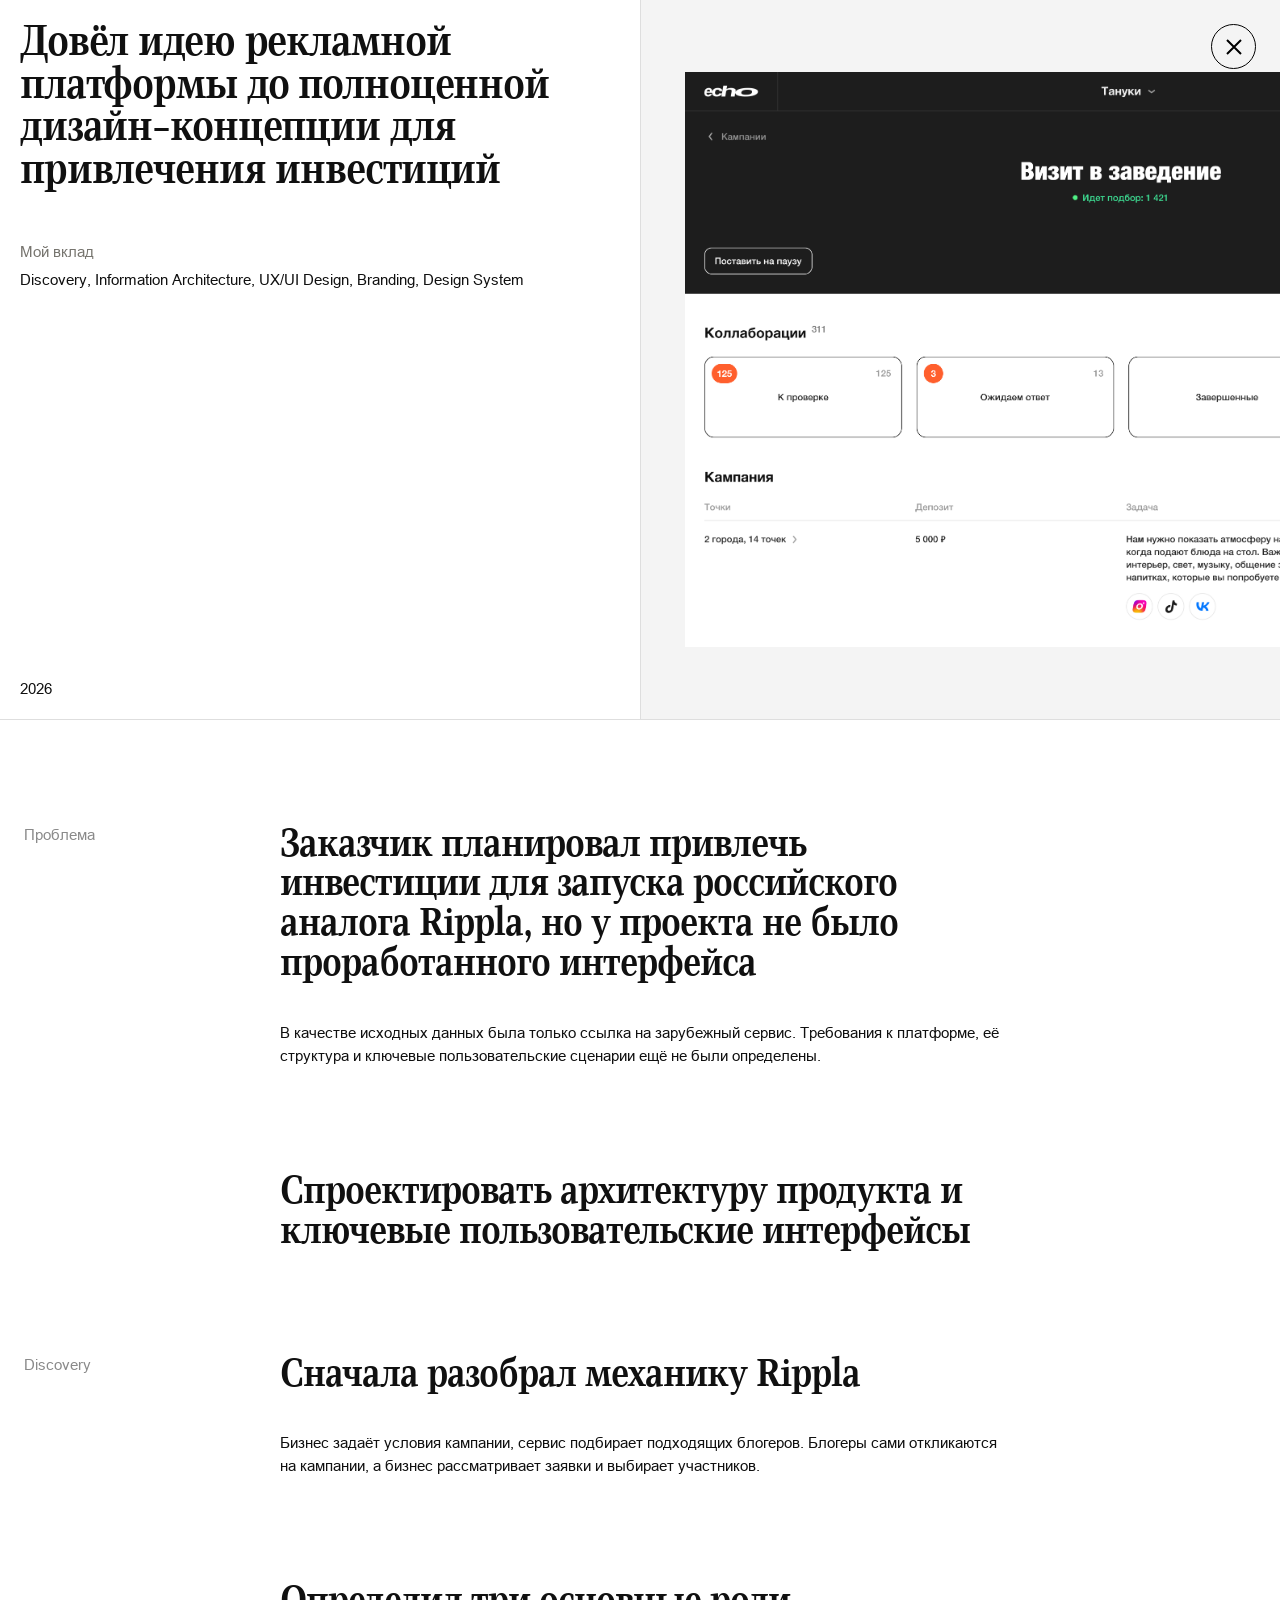
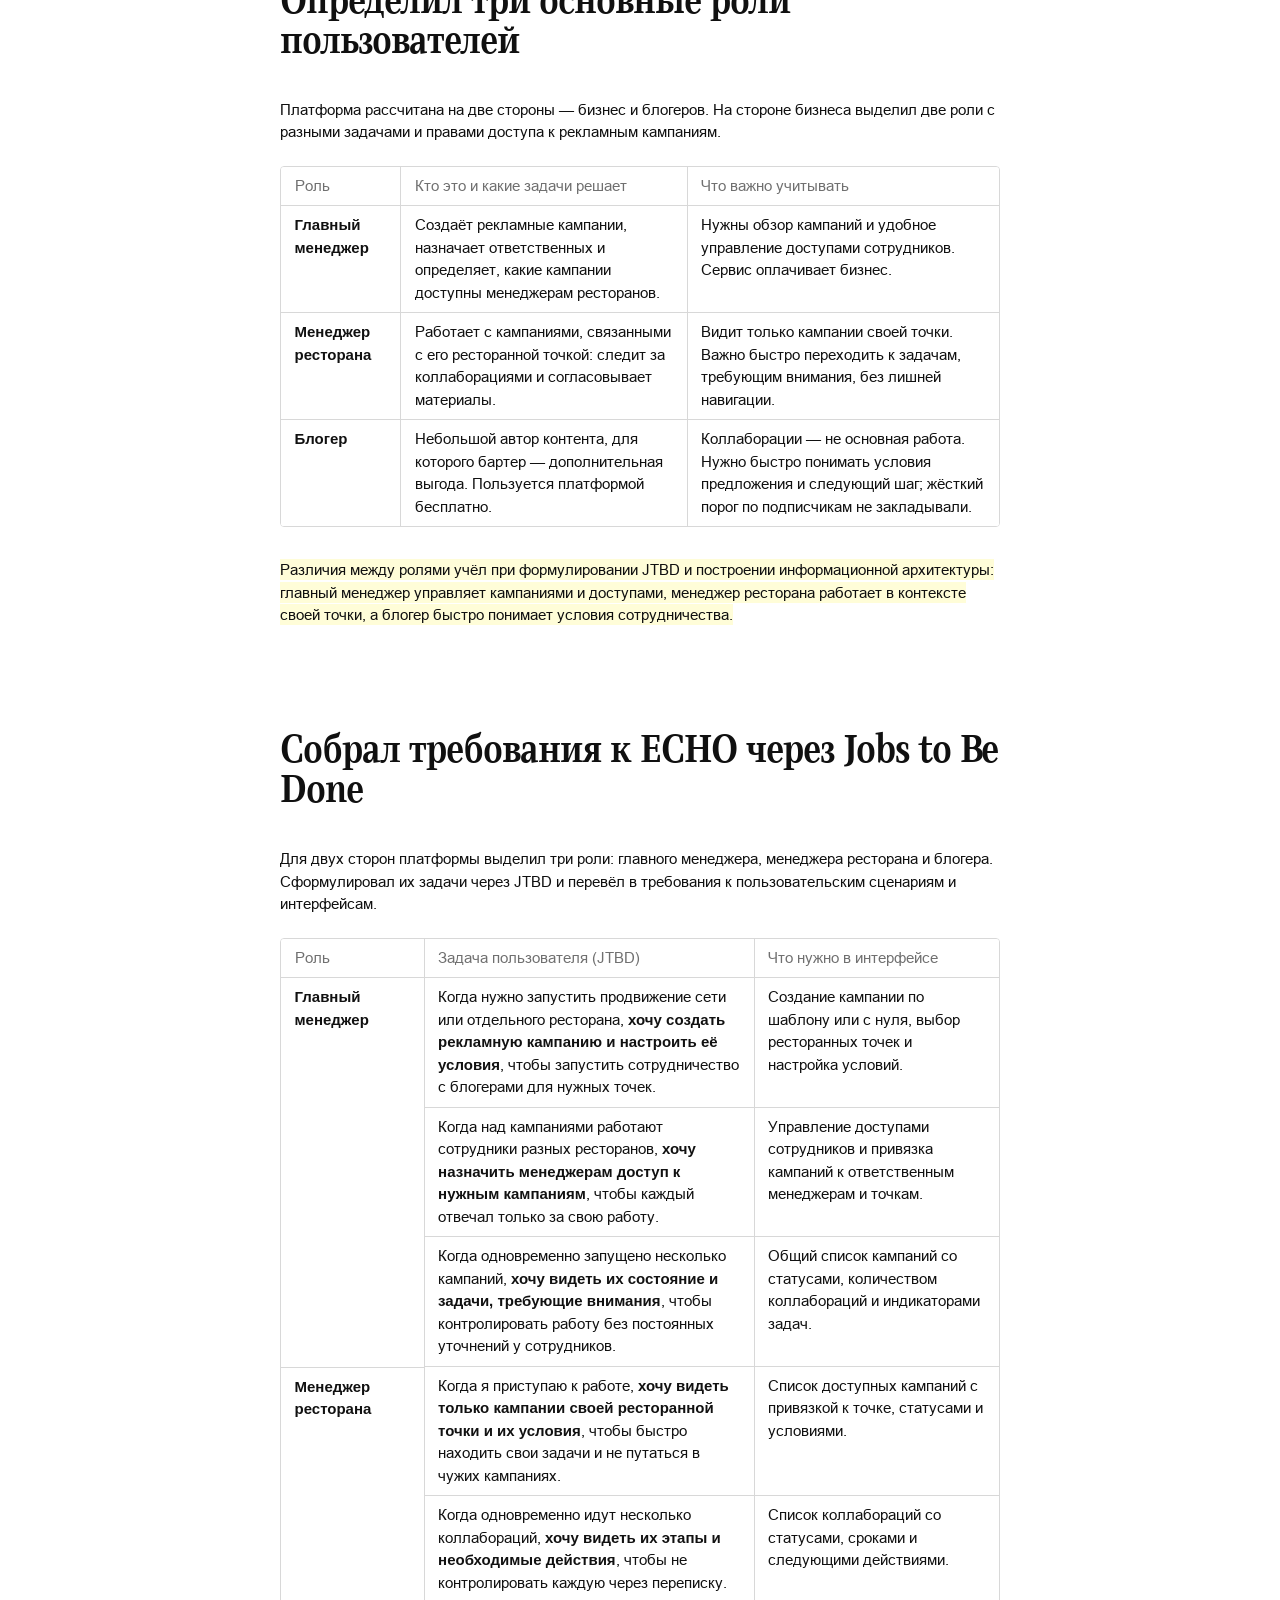
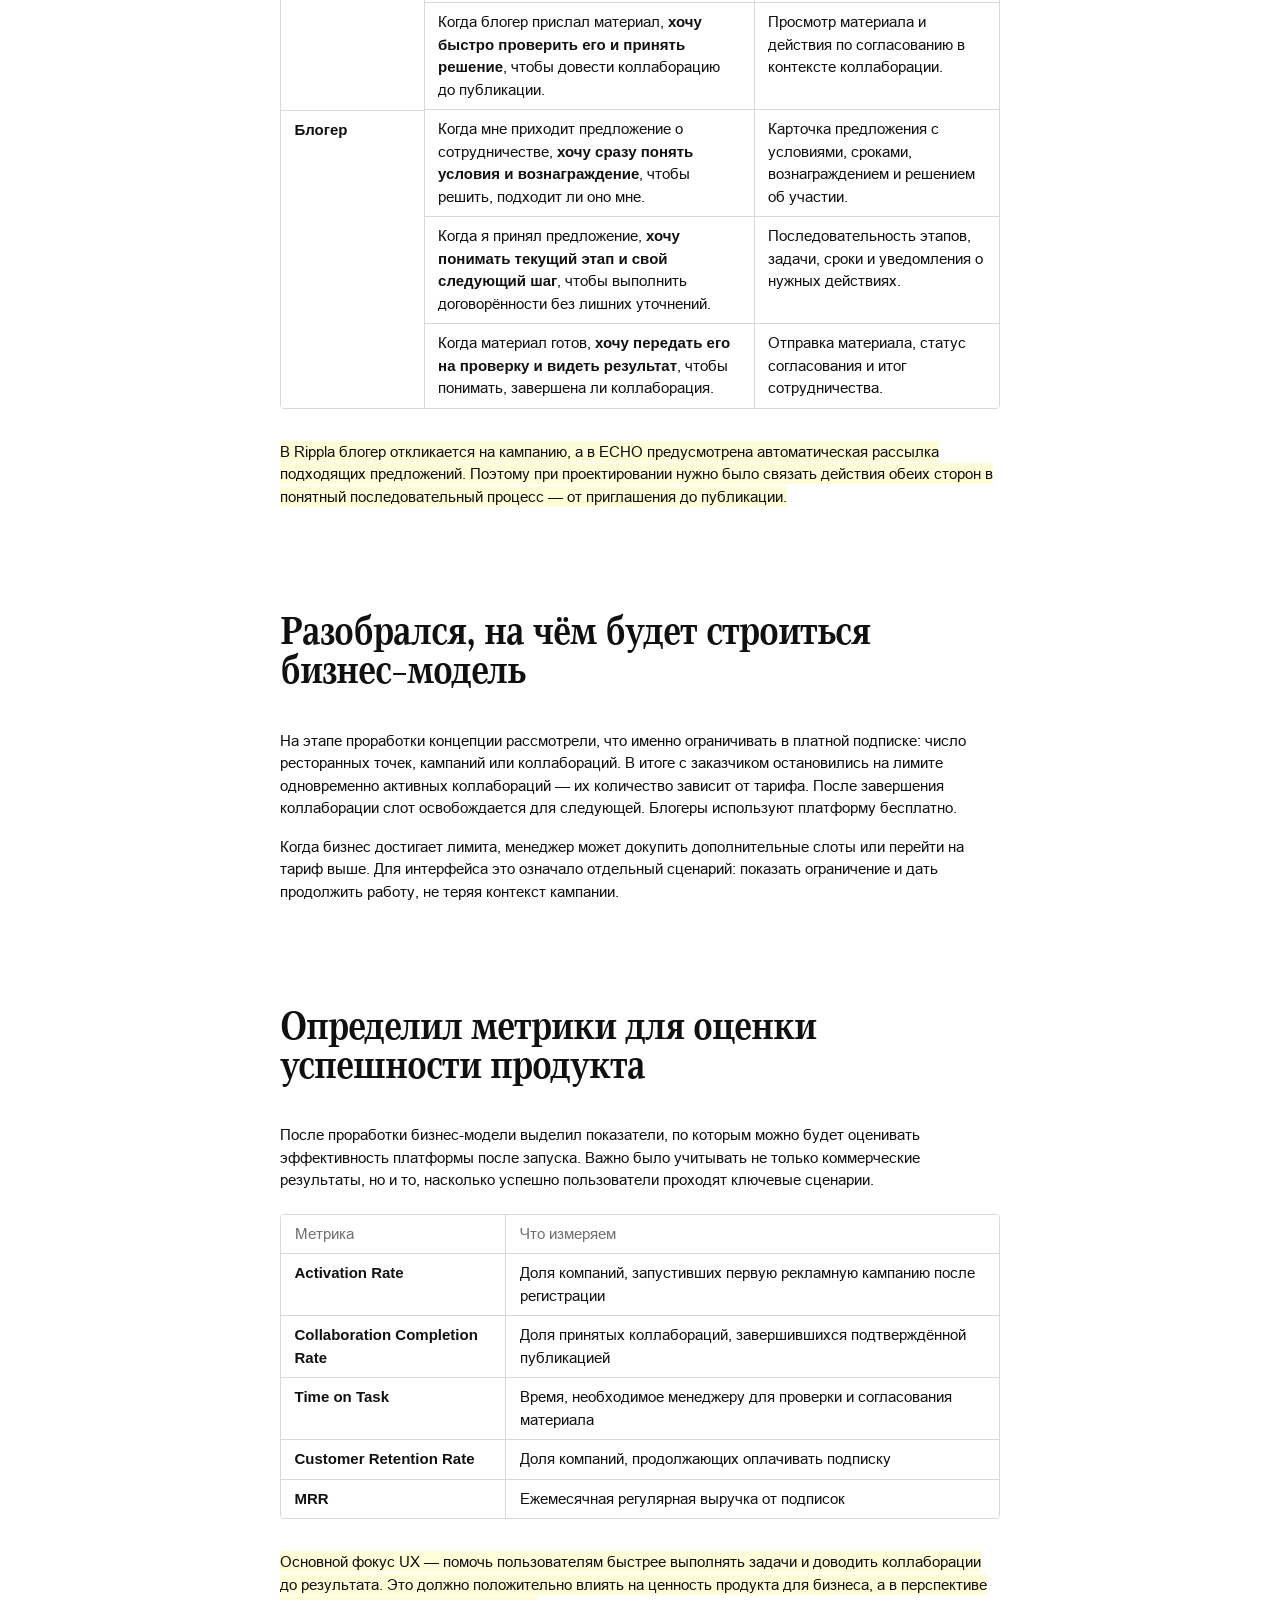
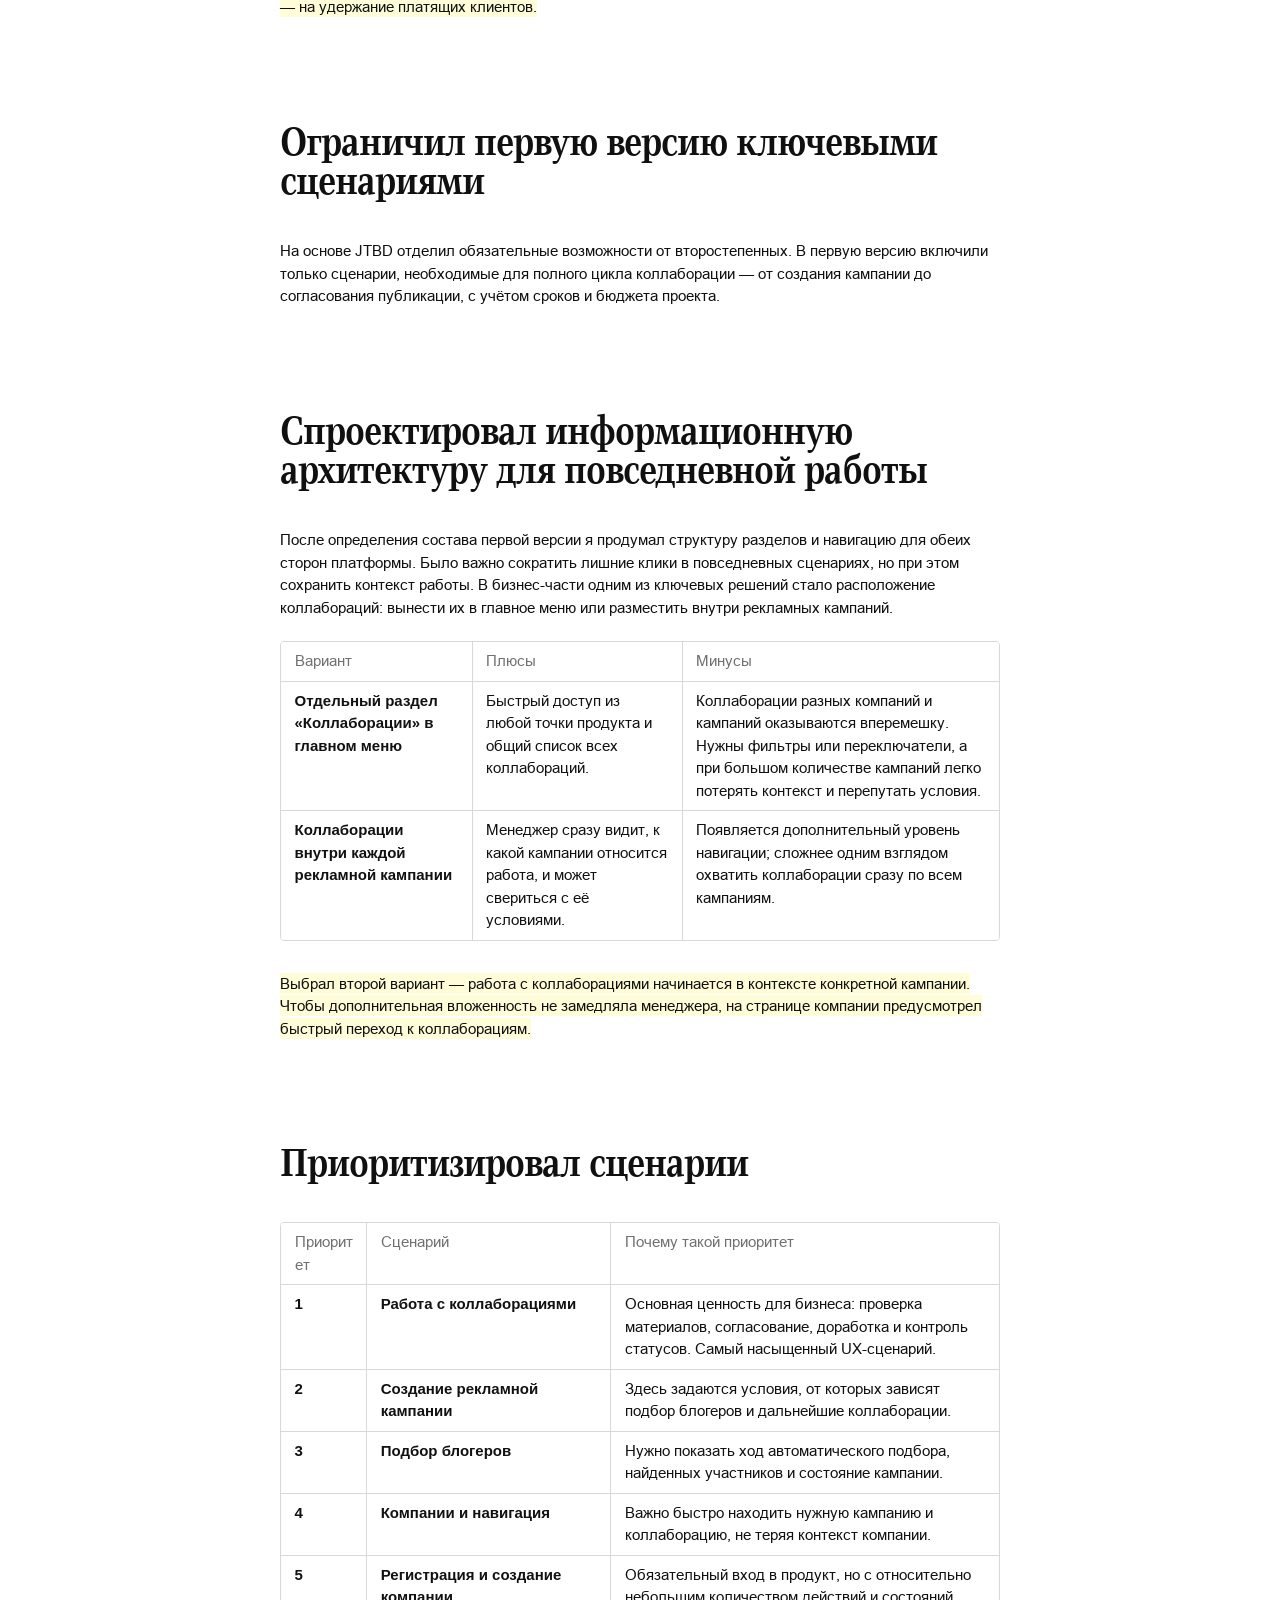
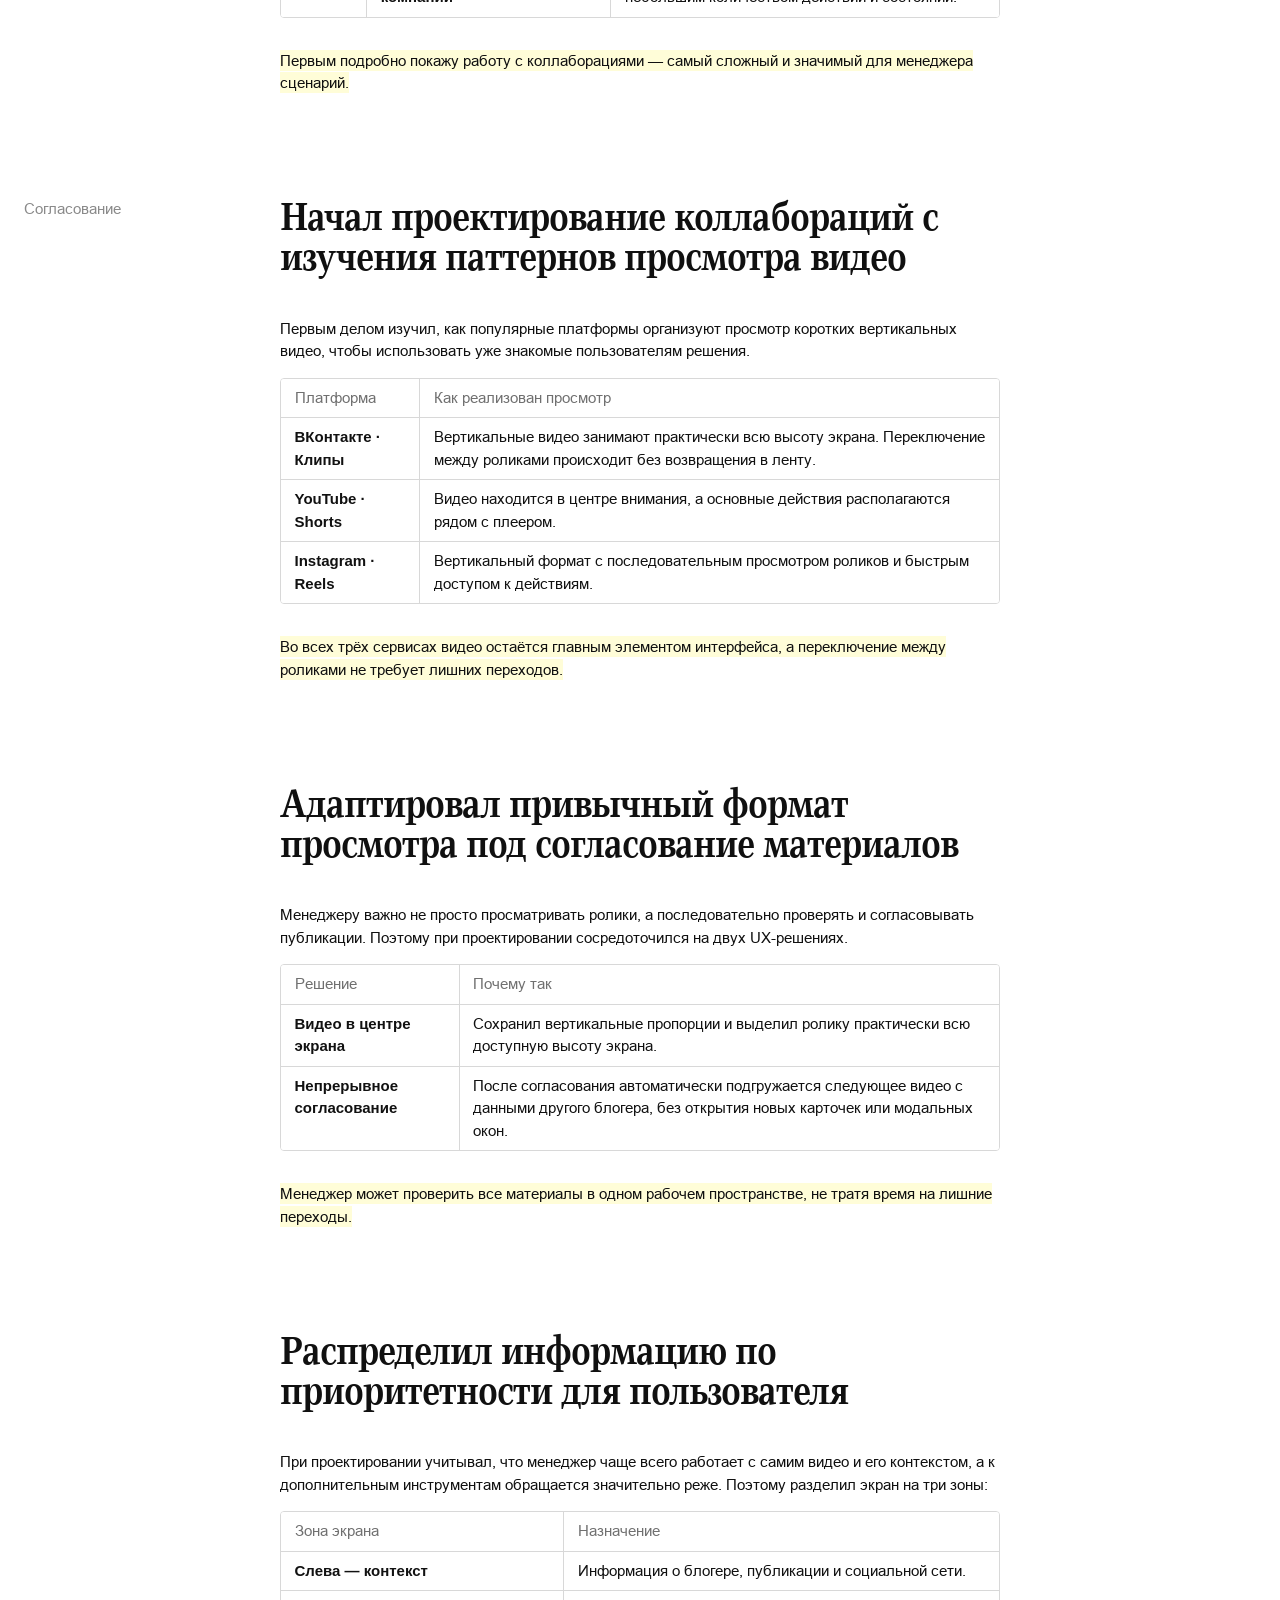
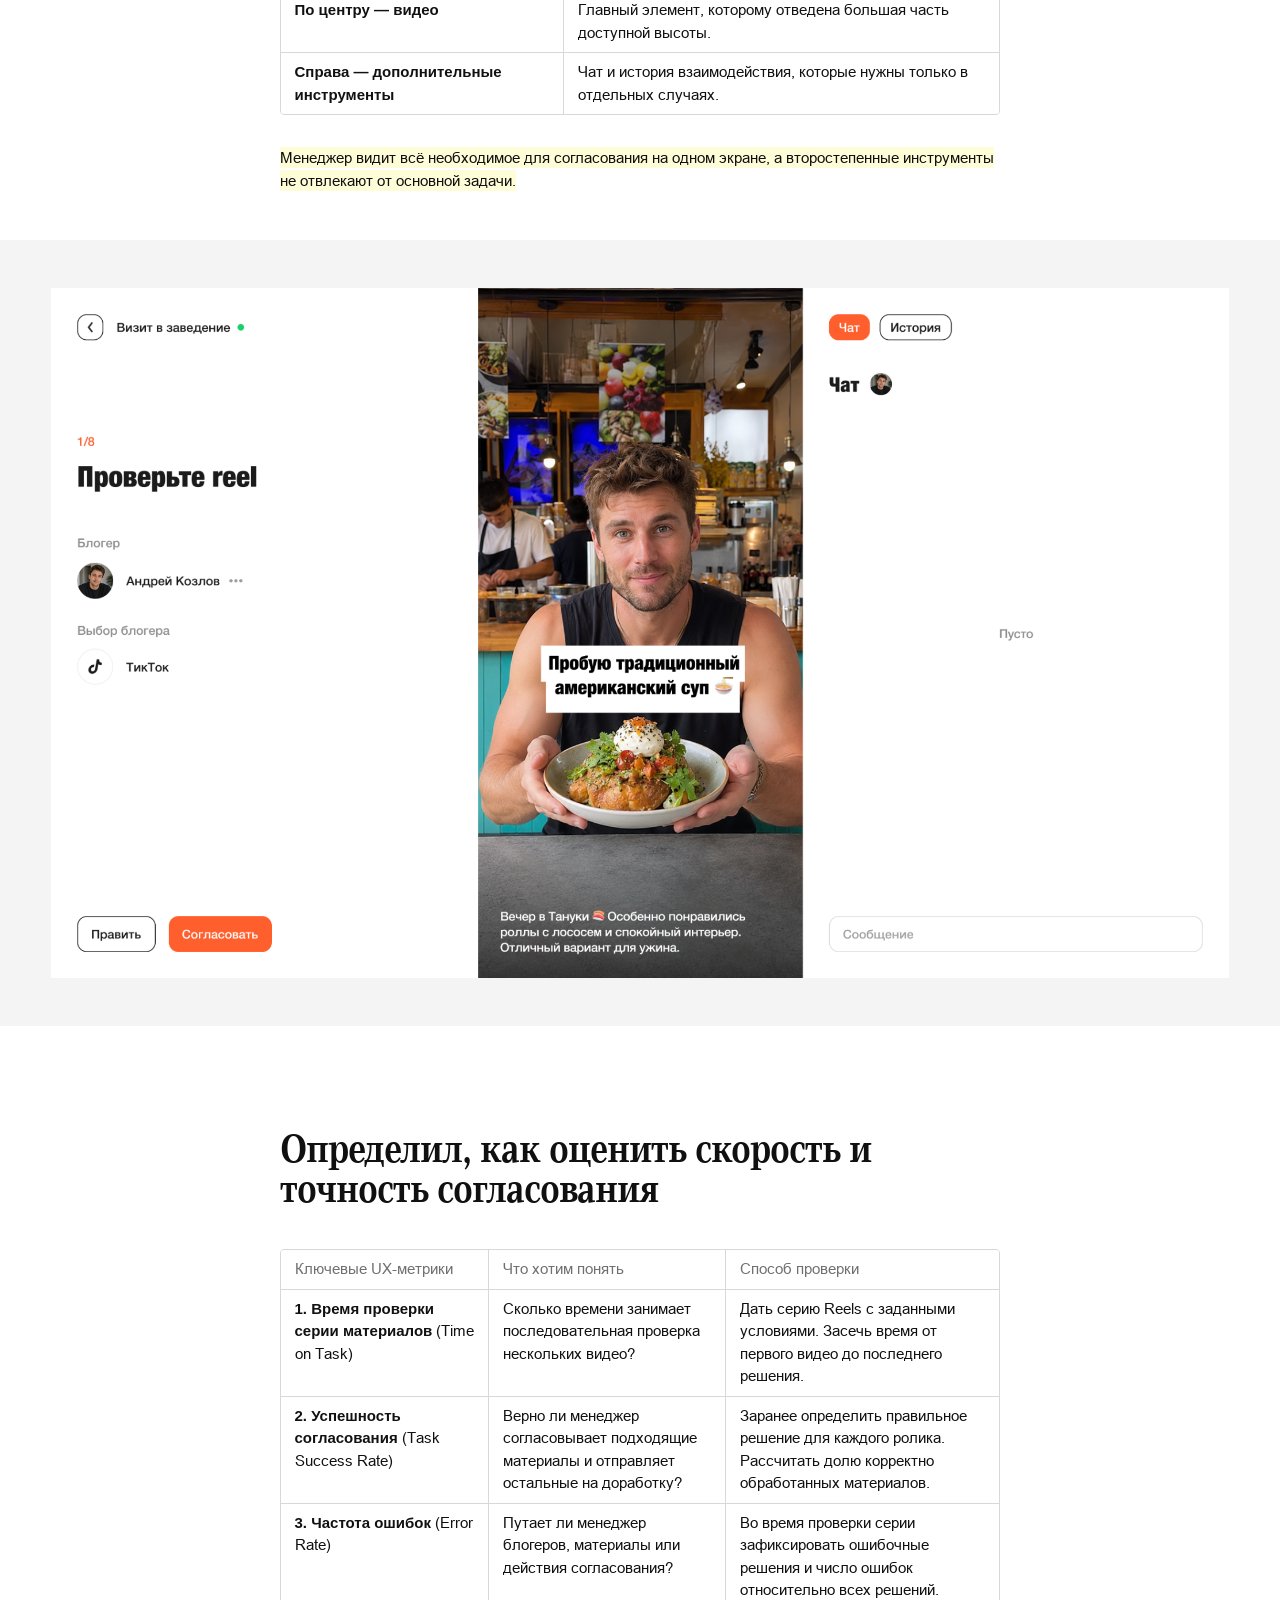
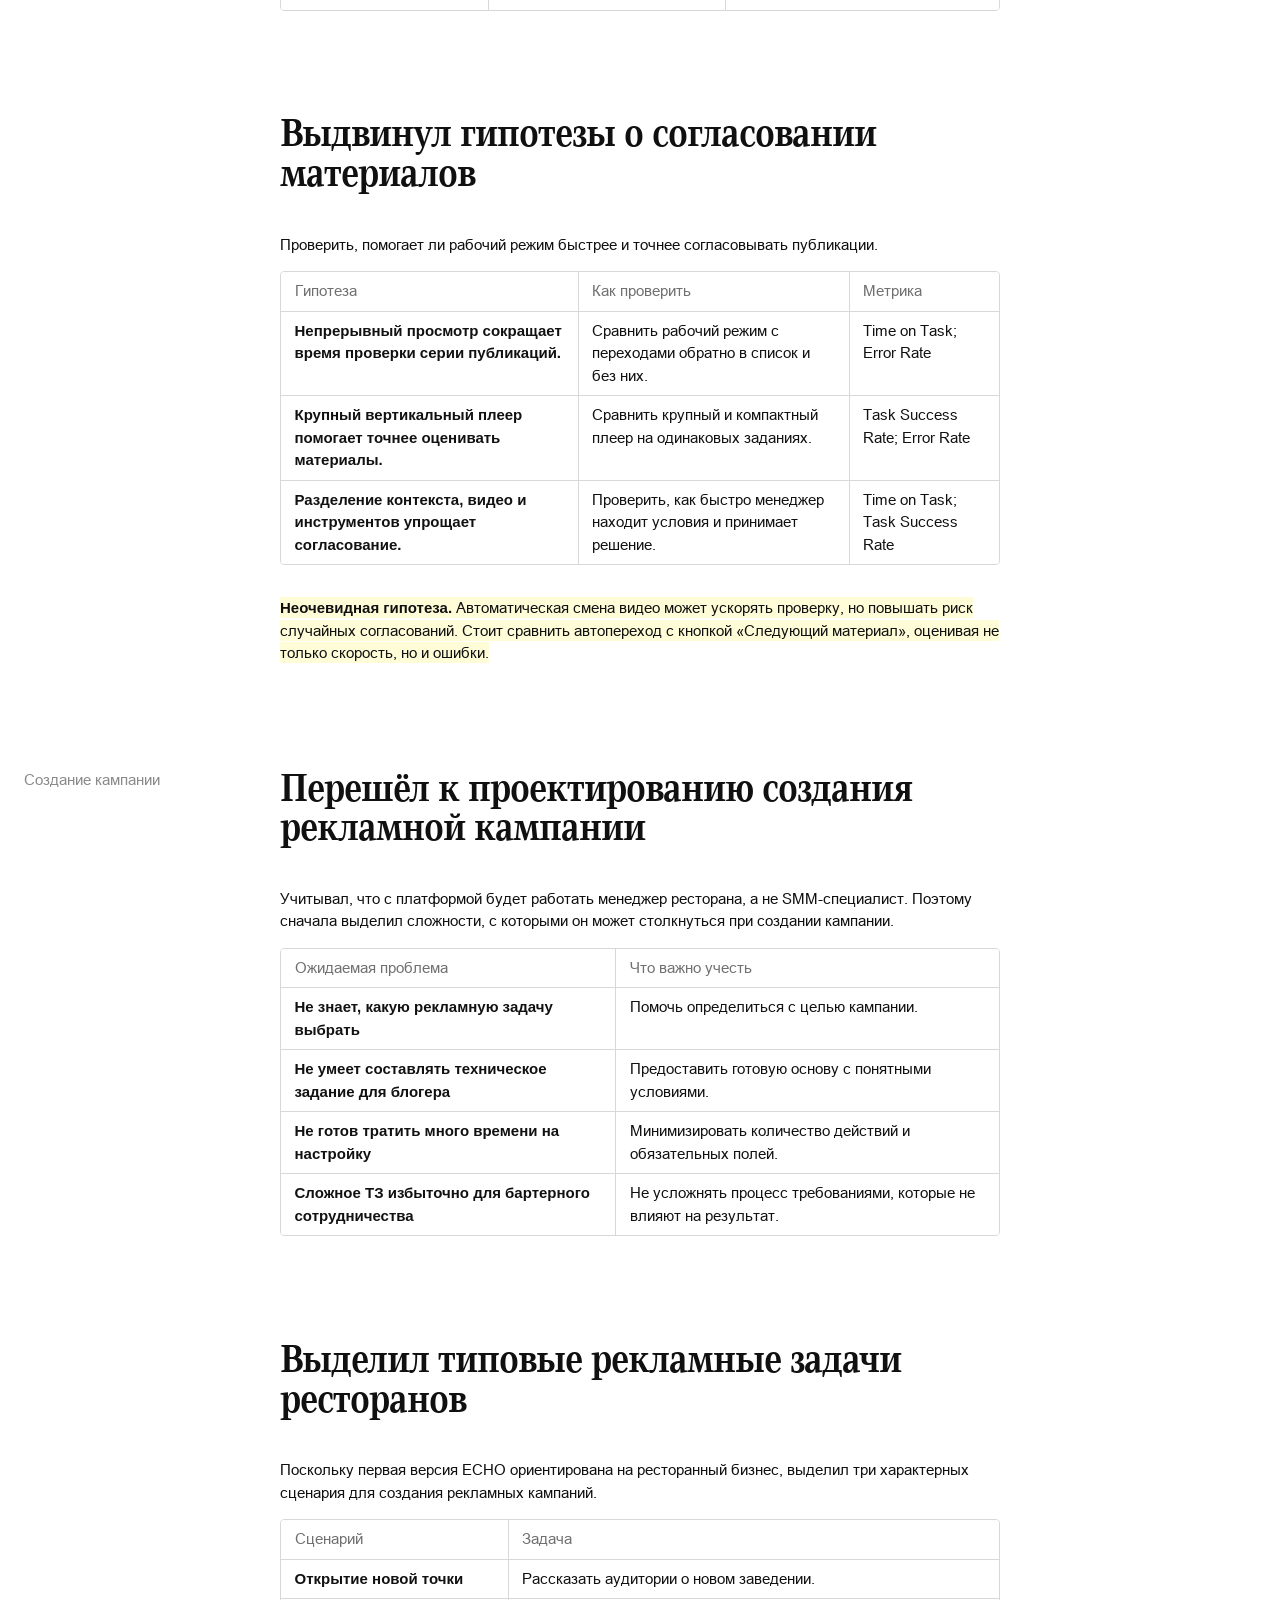
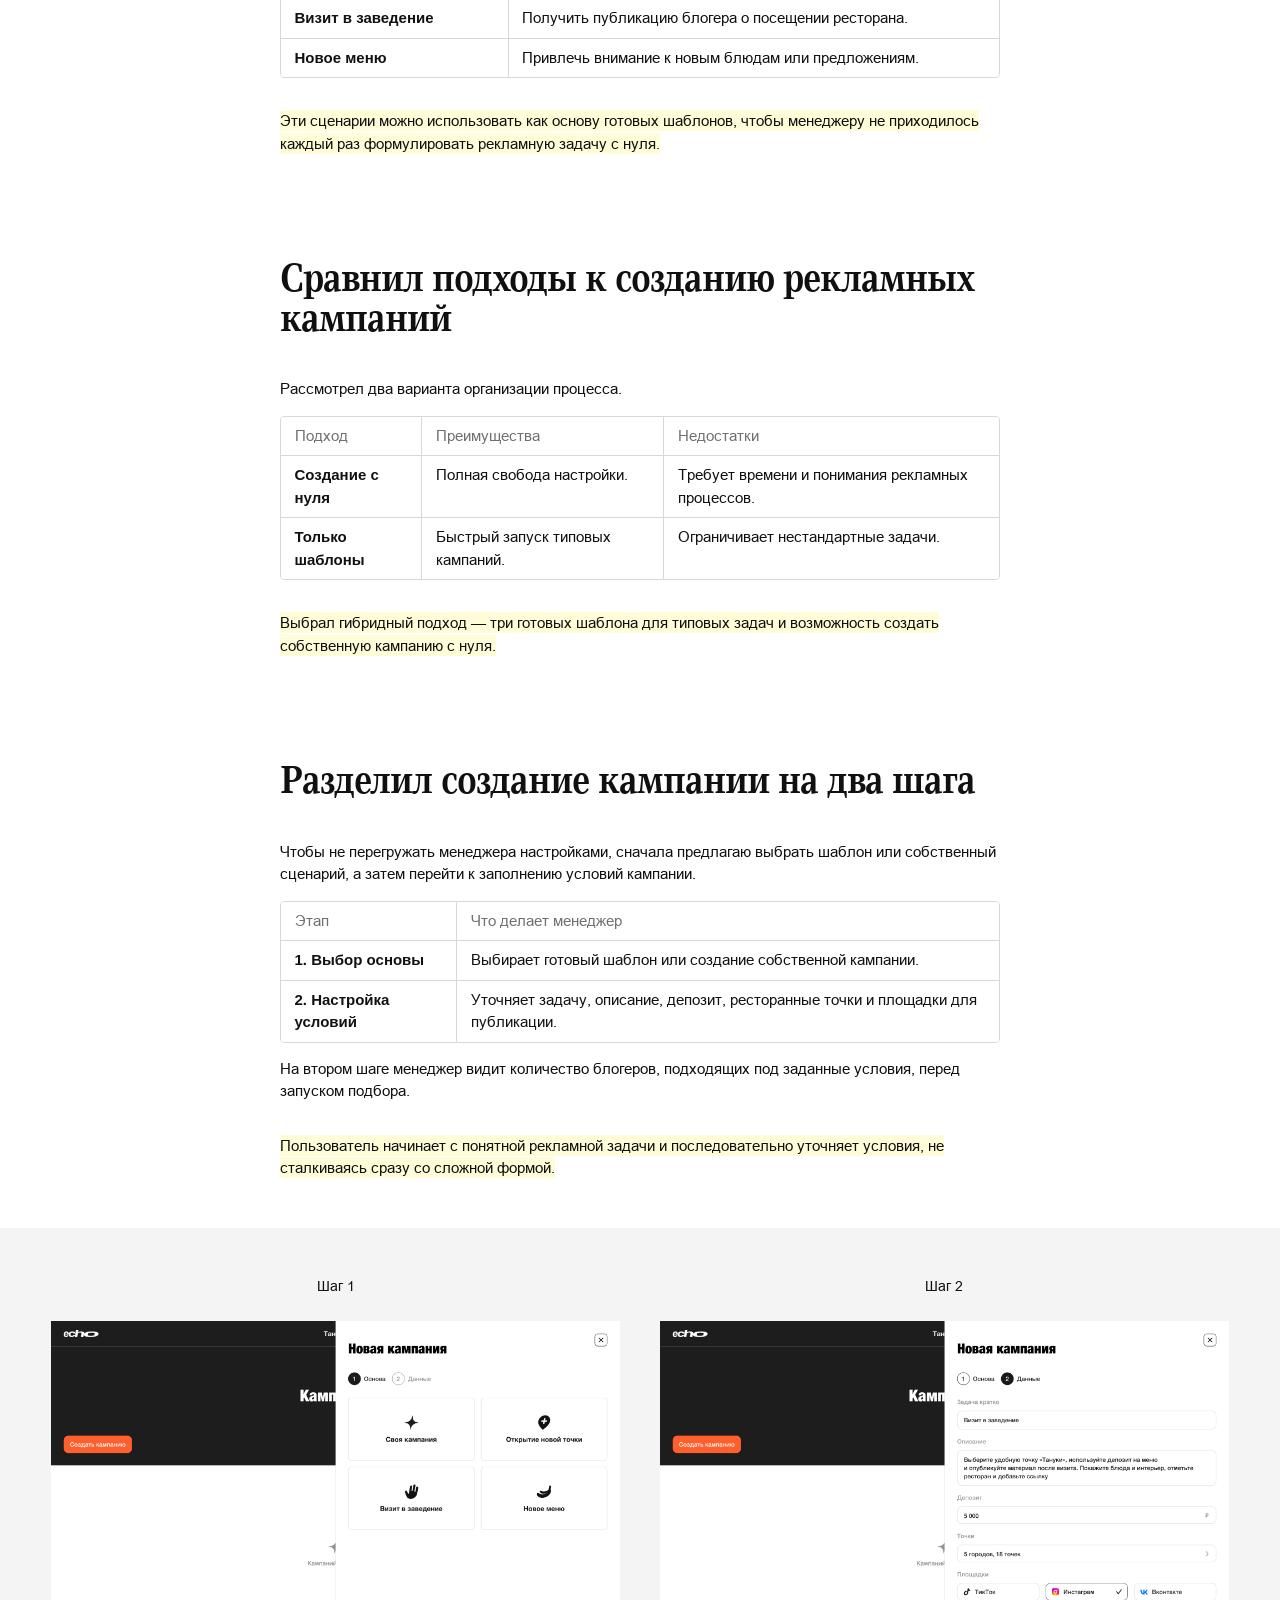
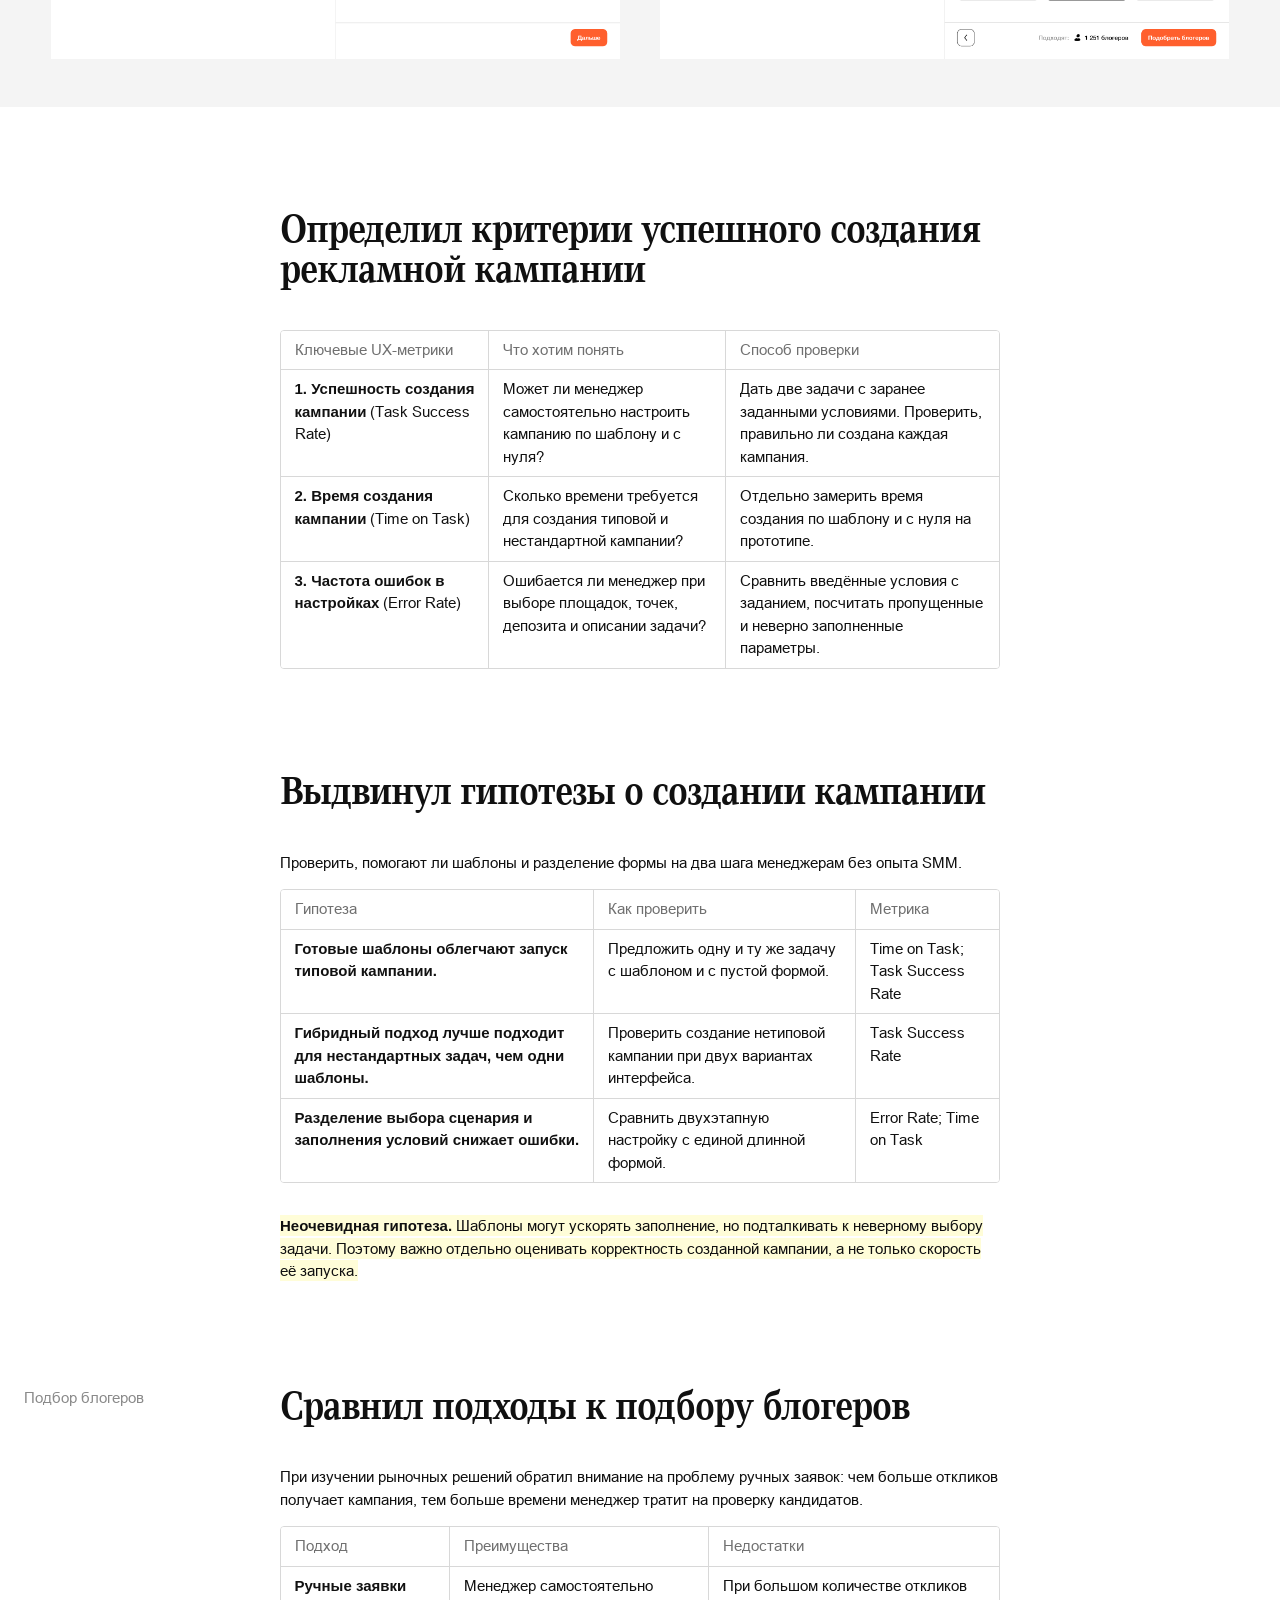
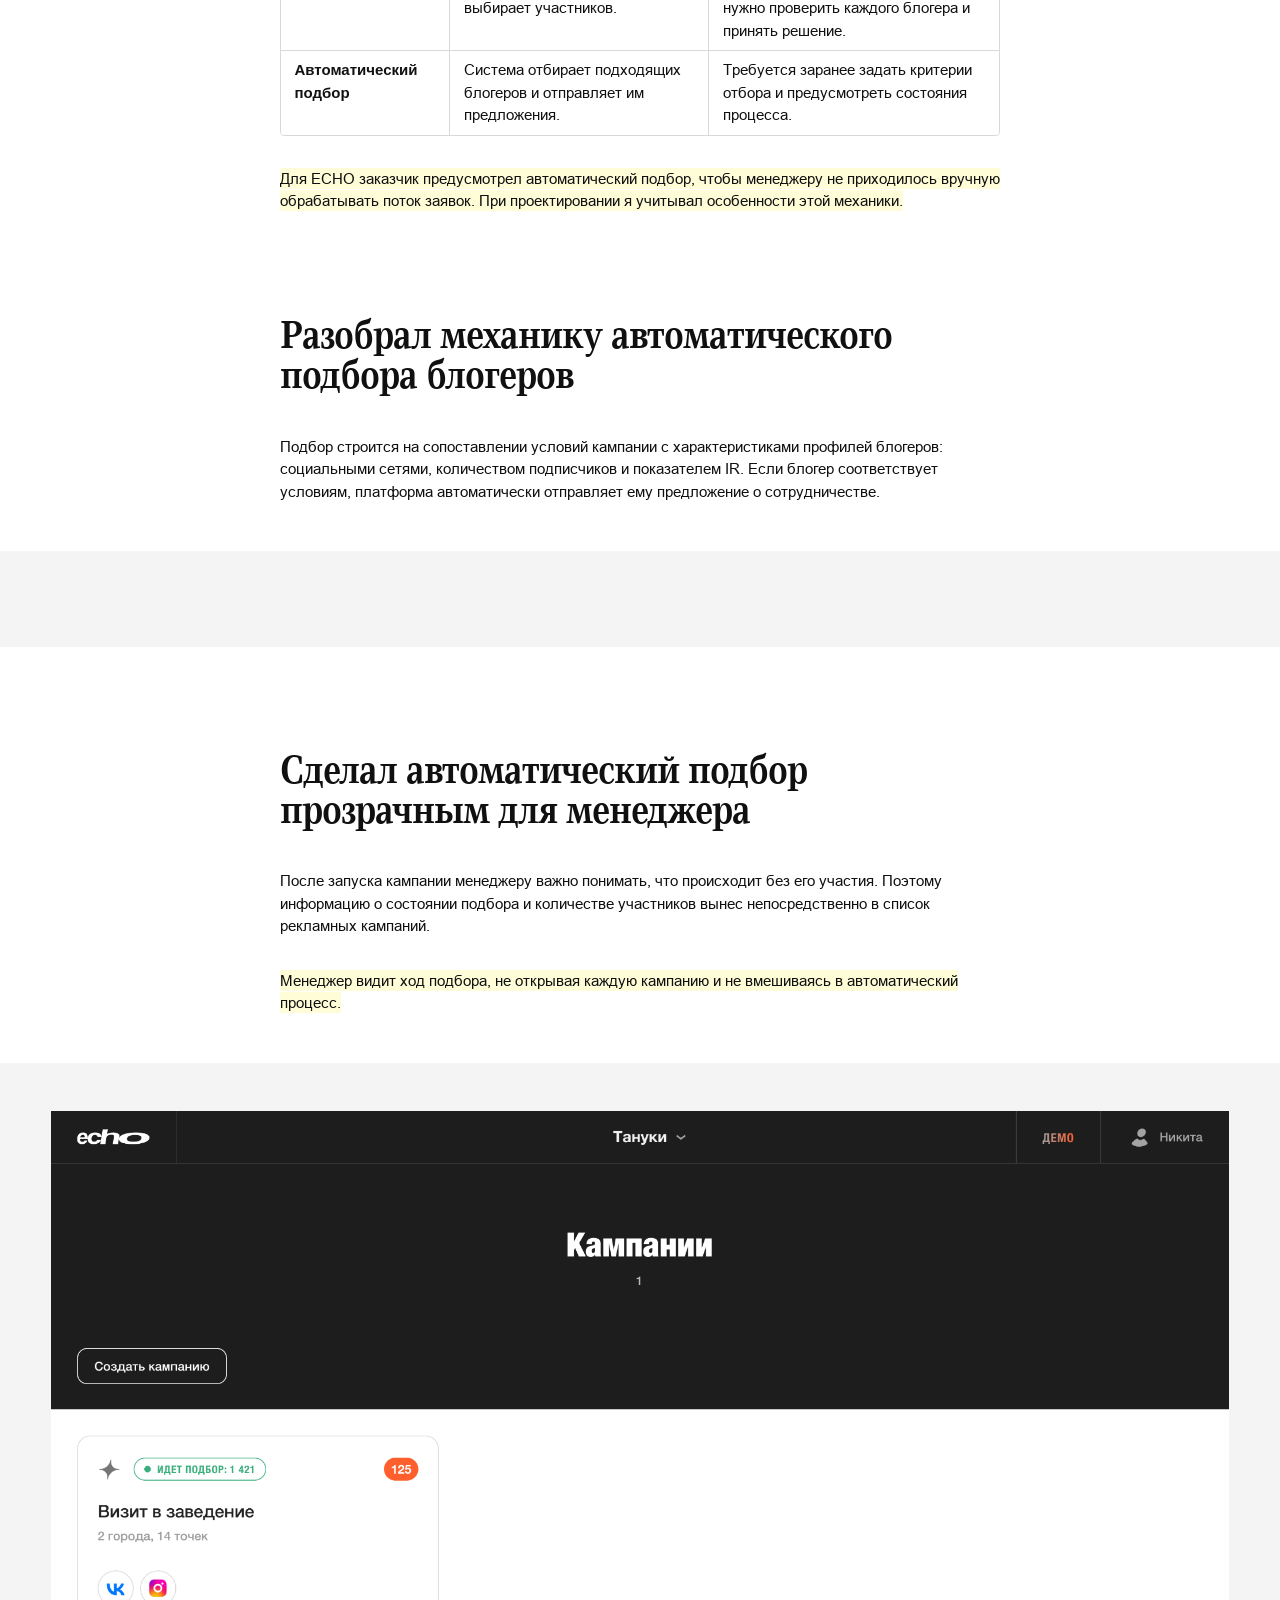
<file: echo/index.html>
<!doctype html>
<html lang="ru">
  <head>
    <meta charset="UTF-8" />
    <meta name="viewport" content="width=device-width, initial-scale=1" />
    <meta
      name="description"
      content="ECHO — от идеи платформы для коллабораций ресторанов и блогеров до дизайн-концепции для презентации инвесторам. Кейс продуктового дизайнера."
    />
    <title>ECHO — дизайн-концепция платформы для бартерной рекламы</title>
    <link rel="icon" href="../favicon.ico?v=240" sizes="any" />
    <link rel="icon" type="image/png" sizes="32x32" href="../favicon-32.png?v=240" />
    <link rel="icon" type="image/png" sizes="192x192" href="../favicon-192.png?v=240" />
    <link rel="apple-touch-icon" sizes="180x180" href="../apple-touch-icon.png?v=240" />
    <link rel="preload" as="image" href="../assets/echo-cover-v298.png" />
<link rel="stylesheet" href="../styles.css?v=361" />
  <style>
/* ECHO 2: tables in the existing case design, with safe column sizing */
.core-page.echo-page .case-body .case-outline-table-wrap {
  width: min(100%, 720px) !important;
  max-width: 720px !important;
  margin-left: auto !important;
  margin-right: auto !important;
  overflow-x: auto !important;
  overflow-y: hidden;
}
.core-page.echo-page .case-body .case-outline-table {
  width: 100% !important;
  max-width: none !important;
  min-width: 620px;
  table-layout: auto !important;
  border-collapse: separate;
  border-spacing: 0;
  margin: 0 !important;
}
.core-page.echo-page .case-body .case-outline-table th,
.core-page.echo-page .case-body .case-outline-table td {
  box-sizing: border-box;
  width: auto !important;
  min-width: 0;
  max-width: none;
  text-align: left !important;
  vertical-align: top !important;
  word-break: normal !important;
  overflow-wrap: break-word !important;
  white-space: normal !important;
}
.core-page.echo-page .case-body .case-outline-table.echo2-priority-rank,
.core-page.echo-page .case-body .case-outline-table.echo2-page-priorities {
  table-layout: fixed !important;
}
.core-page.echo-page .case-body .case-outline-table.echo2-priority-rank th:nth-child(1),
.core-page.echo-page .case-body .case-outline-table.echo2-priority-rank td:nth-child(1) {
  width: 12% !important;
}
.core-page.echo-page .case-body .case-outline-table.echo2-priority-rank th:nth-child(2),
.core-page.echo-page .case-body .case-outline-table.echo2-priority-rank td:nth-child(2) {
  width: 34% !important;
}
/* Page priorities: rank first, then section, then its UX reasoning. */
.core-page.echo-page .case-body .case-outline-table.echo2-page-priorities th:nth-child(1),
.core-page.echo-page .case-body .case-outline-table.echo2-page-priorities td:nth-child(1) {
  width: 21% !important;
  white-space: nowrap !important;
}
.core-page.echo-page .case-body .case-outline-table.echo2-page-priorities th:nth-child(2),
.core-page.echo-page .case-body .case-outline-table.echo2-page-priorities td:nth-child(2) {
  width: 29% !important;
}
.core-page.echo-page .case-body .case-outline-table.echo2-page-priorities th:nth-child(3),
.core-page.echo-page .case-body .case-outline-table.echo2-page-priorities td:nth-child(3) {
  width: 50% !important;
}
.core-page.echo-page .case-body .case-outline-table-wrap::-webkit-scrollbar { height: 7px; }
.core-page.echo-page .case-body .case-outline-table-wrap::-webkit-scrollbar-thumb { background: #c2c2c2; border-radius: 6px; }
.core-page.echo-page .case-body .case-article-copy p { white-space: normal; }
.core-page.echo-page .case-body .case-highlight { margin-top: 20px; }

@media (max-width: 760px) {
  .core-page.echo-page .case-body .case-outline-table { min-width: 620px; }
  .core-page.echo-page .case-body .case-outline-table-wrap { width: 100% !important; }
}

/* ECHO 2 — consistent breathing room around all yellow conclusions.
   The shared Discovery rules reset paragraph margins to zero, so
   these scoped !important declarations restore the intended rhythm. */
.core-page.echo-page .case-body .case-article-copy > p.case-highlight {
  display: block;
  margin-top: 32px !important;
  margin-right: 0 !important;
  margin-bottom: 0 !important;
  margin-left: 0 !important;
  padding: 0 !important;
  background: transparent !important;
}
.core-page.echo-page .case-body .case-article-copy > p.case-highlight + p {
  margin-top: 24px !important;
}
.core-page.echo-page .case-body .case-article-copy > p.case-highlight + .case-outline-table-wrap {
  margin-top: 32px !important;
}
.core-page.echo-page .case-body .case-article-copy + .echo-desktop-gallery {
  margin-top: 48px !important;
}


/* ECHO 2: dedicated readable layout for scenario UX metrics tables. */
.core-page.echo-page .case-body .case-outline-table.echo2-metrics-table {
  table-layout: fixed !important;
  min-width: 720px;
}
.core-page.echo-page .case-body .case-outline-table.echo2-metrics-table th:nth-child(1),
.core-page.echo-page .case-body .case-outline-table.echo2-metrics-table td:nth-child(1) {
  width: 29% !important;
}
.core-page.echo-page .case-body .case-outline-table.echo2-metrics-table th:nth-child(2),
.core-page.echo-page .case-body .case-outline-table.echo2-metrics-table td:nth-child(2) {
  width: 33% !important;
}
.core-page.echo-page .case-body .case-outline-table.echo2-metrics-table th:nth-child(3),
.core-page.echo-page .case-body .case-outline-table.echo2-metrics-table td:nth-child(3) {
  width: 38% !important;
}

/* ECHO 2: the content of every table cell starts at its top-left edge. */
body.core-page.echo-page .case-body table th,
body.core-page.echo-page .case-body table td {
  text-align: left !important;
  vertical-align: top !important;
}
body.core-page.echo-page .case-body table th > *,
body.core-page.echo-page .case-body table td > * {
  text-align: left !important;
}

/* ECHO 2: the unified JTBD table uses a dedicated role column. */
.core-page.echo-page .case-body .case-outline-table.echo2-jtbd-table {
  table-layout: fixed !important;
  min-width: 720px;
}
.core-page.echo-page .case-body .case-outline-table.echo2-jtbd-table th,
.core-page.echo-page .case-body .case-outline-table.echo2-jtbd-table td {
  width: auto !important;
  vertical-align: top !important;
  text-align: left !important;
}
/* Each role spans three JTBD rows. Draw a dividing line in the
   merged role cell only at the start of the next role group. */
.core-page.echo-page .case-body .case-outline-table.echo2-jtbd-table tbody th[scope="rowgroup"] {
  font-weight: 600;
  overflow-wrap: break-word;
  text-align: left !important;
  vertical-align: top !important;
}
body.core-page.echo-page .case-body #discovery .case-outline-table.echo2-jtbd-table tbody tr:nth-child(4) > th[scope="rowgroup"],
body.core-page.echo-page .case-body #discovery .case-outline-table.echo2-jtbd-table tbody tr:nth-child(7) > th[scope="rowgroup"] {
  border-top: 1px solid #d8d8d8 !important;
}

/* ECHO 2 — one standard 6.912rem gap from cover to first case block,
   matching CORE: case-body already provides that top padding. */
body.core-page.echo-page .case-body > #task:first-child {
  margin-top: 0 !important;
}


/* ECHO 2 — reference paragraph in Discovery uses line-height: 1.5.
   Match every body-copy text layer to it, excluding case headings. */
body.core-page.echo-page .case-body :is(
  .case-article-copy,
  p,
  .case-conclusion-mark,
  .case-outline-table,
  .case-outline-table th,
  .case-outline-table td,
  .case-section__label,
  .echo-desktop-gallery__label
) {
  line-height: 1.5 !important;
}

/* ECHO 2 — viewport-fit screenshots, following CORE's svh/dvh prototype
   sizing. A screenshot is limited by both browser height (minus the
   neutral frame padding and fixed navigation) and its available width.
   Paired desktop screenshots share the row with a minimum 40px gap. */
body.core-page.echo-page .case-body .echo-desktop-gallery {
  --echo2-frame-pad-block: clamp(24px, 3.2rem, 60px);
  --echo2-nav-space: calc(2.533333rem + 24px + 24px);
  --echo2-label-space: 0px;
  --echo2-viewport-media-height: max(
    120px,
    calc(100svh - var(--echo2-frame-pad-block) - var(--echo2-frame-pad-block) - var(--echo2-nav-space) - var(--echo2-label-space))
  );
  padding-top: var(--echo2-frame-pad-block) !important;
  padding-bottom: var(--echo2-frame-pad-block) !important;
  column-gap: 40px !important;
  row-gap: 40px !important;
  align-items: center;
  justify-items: center;
}
@supports (height: 100dvh) {
  body.core-page.echo-page .case-body .echo-desktop-gallery {
    --echo2-viewport-media-height: max(
      120px,
      calc(100dvh - var(--echo2-frame-pad-block) - var(--echo2-frame-pad-block) - var(--echo2-nav-space) - var(--echo2-label-space))
    );
  }
}
body.core-page.echo-page .case-body .echo-desktop-gallery.echo2-gallery--single {
  grid-template-columns: minmax(0, 1fr) !important;
}
body.core-page.echo-page .case-body .echo-desktop-gallery.echo2-gallery--pair {
  grid-template-columns: repeat(2, minmax(0, 1fr)) !important;
}
body.core-page.echo-page .case-body .echo-desktop-gallery.echo2-gallery--pair-with-labels {
  --echo2-label-space: 48px;
}
body.core-page.echo-page .case-body .echo-desktop-gallery .echo-desktop-gallery__item {
  width: 100%;
  max-width: 100%;
  min-width: 0;
  height: auto;
}
body.core-page.echo-page .case-body .echo-desktop-gallery .echo-desktop-gallery__image {
  display: block;
  width: auto !important;
  height: auto !important;
  max-width: 100% !important;
  max-height: var(--echo2-viewport-media-height) !important;
  object-fit: contain !important;
  margin-inline: auto !important;
}
body.core-page.echo-page .case-body .echo-desktop-gallery .echo-desktop-gallery__item > a {
  display: flex;
  min-width: 0;
  max-width: 100%;
  align-items: center;
  justify-content: center;
}
@media (max-width: 900px) {
  body.core-page.echo-page .case-body .echo-desktop-gallery.echo2-gallery--pair {
    grid-template-columns: minmax(0, 1fr) !important;
  }
}


/* ECHO 2 — high-density screenshot sharpness.
   All seven interface PNGs are 2048px wide. Preserve their original
   high-resolution sources and cap the CSS width to the pixel budget
   for each device pixel ratio, as in CORE's ~2x source strategy.
   The separate viewport-height cap and paired-gallery gaps remain. */
body.core-page.echo-page .case-body .echo-desktop-gallery img.echo-desktop-gallery__image[src$=".png"] {
  max-width: min(100%, 2048px) !important;
  image-rendering: auto !important;
}
@media (min-resolution: 1.25dppx) {
  body.core-page.echo-page .case-body .echo-desktop-gallery img.echo-desktop-gallery__image[src$=".png"] {
    max-width: min(100%, 1638px) !important;
  }
}
@media (min-resolution: 1.5dppx) {
  body.core-page.echo-page .case-body .echo-desktop-gallery img.echo-desktop-gallery__image[src$=".png"] {
    max-width: min(100%, 1365px) !important;
  }
}
@media (min-resolution: 1.75dppx) {
  body.core-page.echo-page .case-body .echo-desktop-gallery img.echo-desktop-gallery__image[src$=".png"] {
    max-width: min(100%, 1170px) !important;
  }
}
@media (min-resolution: 2dppx) {
  body.core-page.echo-page .case-body .echo-desktop-gallery img.echo-desktop-gallery__image[src$=".png"] {
    max-width: min(100%, 1024px) !important;
  }
}
@media (min-resolution: 2.5dppx) {
  body.core-page.echo-page .case-body .echo-desktop-gallery img.echo-desktop-gallery__image[src$=".png"] {
    max-width: min(100%, 819px) !important;
  }
}
@media (min-resolution: 3dppx) {
  body.core-page.echo-page .case-body .echo-desktop-gallery img.echo-desktop-gallery__image[src$=".png"] {
    max-width: min(100%, 682px) !important;
  }
}

/* ECHO 2 — keep the normal 6.912rem editorial rhythm below the
   final block so the fixed bottom anchor navigation cannot obscure it. */
body.core-page.echo-page .case-body > #ui > .case-block--investor-handoff:last-child {
  margin-bottom: 6.912rem !important;
}

/* ECHO 2 — Design System principles use the existing editorial table
   style with a wider explanation column and standard spacing. */
body.core-page.echo-page .case-body #ui .echo2-visual-principles-table {
  table-layout: fixed !important;
}
body.core-page.echo-page .case-body #ui .case-block--visual-system .case-outline-table-wrap {
  margin-top: 24px !important;
}

/* ECHO 2 — scenario descriptors match CORE's left-column labels.
   Keep the normal gap between blocks even though scenario starts now
   carry the section-start class for consistent descriptor alignment. */
body.core-page.echo-page .case-body #ux-design > .echo2-scenario-start:not(:first-child) {
  margin-top: 6.912rem !important;
}
/* Keep the final handoff's two adjacent paragraphs on the usual
   16px text rhythm; other yellow conclusions keep their spacing. */
body.core-page.echo-page .case-body #ui .case-block--investor-handoff .case-article-copy > p.case-highlight {
  margin-top: 16px !important;
}

</style>
  </head>
  <body class="core-page echo-page typography-only">
    <main class="core-intro" id="cover">
      <section class="core-intro__copy" aria-labelledby="echo-title">
        <h1 class="core-intro__title" id="echo-title">Довёл идею рекламной платформы до полноценной дизайн-концепции для привлечения инвестиций</h1>

        <div class="core-intro__details">

          <section class="core-intro__group">
            <p class="core-intro__label">Мой вклад</p>
            <p class="core-intro__value">Discovery, Information Architecture, UX/UI Design, Branding, Design System</p>
          </section>

        </div>

        <p class="core-intro__year">2026</p>

        <div class="core-intro__video-presentation" aria-label="Презентация кейса">
          <div class="core-intro__video-avatar" aria-hidden="true"></div>
          <div class="core-intro__video-copy">
            <p class="core-intro__video-title">Презентация кейса на 2 мин.</p>
          </div>
        </div>
      </section>

      <div class="core-intro__media echo-intro__media">
        <img
          class="echo-intro__cover-image"
          src="../assets/echo-cover-v298.png"
          alt="Обложка кейса ECHO"
          width="1473"
          height="1425"
          fetchpriority="high"
          decoding="async"
        />
      </div>
    </main>

    <a class="core-close" href="../#projects" aria-label="Закрыть кейс">
      <img src="../assets/icon-close.svg" alt="" width="24" height="24" />
    </a>

    <div class="case-body">
<section class="case-section" id="task" data-case-section><div class="case-block case-block--section-start" id="anchor-task" data-nav-anchor="task"><p class="case-section__label">Проблема</p><h2 class="case-heading">Заказчик планировал привлечь инвестиции для запуска российского аналога Rippla, но у проекта не было проработанного интерфейса</h2><div class="case-article-copy"><p>В качестве исходных данных была только ссылка на зарубежный сервис. Требования к платформе, её структура и ключевые пользовательские сценарии ещё не были определены.</p></div></div><div class="case-block"><h2 class="case-heading">Спроектировать архитектуру продукта и ключевые пользовательские интерфейсы</h2><div class="case-article-copy"></div></div></section>
<section class="case-section" id="discovery" data-case-section><div class="case-block case-block--section-start" id="anchor-discovery" data-nav-anchor="discovery"><p class="case-section__label">Discovery</p><h2 class="case-heading">Сначала разобрал механику Rippla</h2><div class="case-article-copy"><p>Бизнес задаёт условия кампании, сервис подбирает подходящих блогеров. Блогеры сами откликаются на кампании, а бизнес рассматривает заявки и выбирает участников.</p></div></div><div class="case-block"><h2 class="case-heading">Определил три основные роли пользователей</h2><div class="case-article-copy"><p>Платформа рассчитана на две стороны — бизнес и блогеров. На стороне бизнеса выделил две роли с разными задачами и правами доступа к рекламным кампаниям.</p>
<div class="case-outline-table-wrap"><table class="case-outline-table"><thead><tr><th scope="col">Роль</th><th scope="col">Кто это и какие задачи решает</th><th scope="col">Что важно учитывать</th></tr></thead><tbody><tr><td><strong>Главный менеджер</strong></td><td>Создаёт рекламные кампании, назначает ответственных и определяет, какие кампании доступны менеджерам ресторанов.</td><td>Нужны обзор кампаний и удобное управление доступами сотрудников. Сервис оплачивает бизнес.</td></tr>
<tr><td><strong>Менеджер ресторана</strong></td><td>Работает с кампаниями, связанными с его ресторанной точкой: следит за коллаборациями и согласовывает материалы.</td><td>Видит только кампании своей точки. Важно быстро переходить к задачам, требующим внимания, без лишней навигации.</td></tr>
<tr><td><strong>Блогер</strong></td><td>Небольшой автор контента, для которого бартер — дополнительная выгода. Пользуется платформой бесплатно.</td><td>Коллаборации — не основная работа. Нужно быстро понимать условия предложения и следующий шаг; жёсткий порог по подписчикам не закладывали.</td></tr></tbody></table></div>
<p class="case-highlight"><span class="case-conclusion-mark">Различия между ролями учёл при формулировании JTBD и построении информационной архитектуры: главный менеджер управляет кампаниями и доступами, менеджер ресторана работает в контексте своей точки, а блогер быстро понимает условия сотрудничества.</span></p></div></div><div class="case-block"><h2 class="case-heading">Собрал требования к ECHO через Jobs to Be Done</h2><div class="case-article-copy"><p>Для двух сторон платформы выделил три роли: главного менеджера, менеджера ресторана и блогера. Сформулировал их задачи через JTBD и перевёл в требования к пользовательским сценариям и интерфейсам.</p>
<div class="case-outline-table-wrap">
<table class="case-outline-table echo2-jtbd-table">
<colgroup><col style="width: 20%"/><col style="width: 46%"/><col style="width: 34%"/></colgroup>
<thead><tr><th scope="col">Роль</th><th scope="col">Задача пользователя (JTBD)</th><th scope="col">Что нужно в интерфейсе</th></tr></thead>
<tbody><tr><th scope="rowgroup" rowspan="3"><strong>Главный менеджер</strong></th><td>Когда нужно запустить продвижение сети или отдельного ресторана, <strong>хочу создать рекламную кампанию и настроить её условия</strong>, чтобы запустить сотрудничество с блогерами для нужных точек.</td><td>Создание кампании по шаблону или с нуля, выбор ресторанных точек и настройка условий.</td></tr>
<tr><td>Когда над кампаниями работают сотрудники разных ресторанов, <strong>хочу назначить менеджерам доступ к нужным кампаниям</strong>, чтобы каждый отвечал только за свою работу.</td><td>Управление доступами сотрудников и привязка кампаний к ответственным менеджерам и точкам.</td></tr>
<tr><td>Когда одновременно запущено несколько кампаний, <strong>хочу видеть их состояние и задачи, требующие внимания</strong>, чтобы контролировать работу без постоянных уточнений у сотрудников.</td><td>Общий список кампаний со статусами, количеством коллабораций и индикаторами задач.</td></tr>
<tr><th scope="rowgroup" rowspan="3"><strong>Менеджер ресторана</strong></th><td>Когда я приступаю к работе, <strong>хочу видеть только кампании своей ресторанной точки и их условия</strong>, чтобы быстро находить свои задачи и не путаться в чужих кампаниях.</td><td>Список доступных кампаний с привязкой к точке, статусами и условиями.</td></tr>
<tr><td>Когда одновременно идут несколько коллабораций, <strong>хочу видеть их этапы и необходимые действия</strong>, чтобы не контролировать каждую через переписку.</td><td>Список коллабораций со статусами, сроками и следующими действиями.</td></tr>
<tr><td>Когда блогер прислал материал, <strong>хочу быстро проверить его и принять решение</strong>, чтобы довести коллаборацию до публикации.</td><td>Просмотр материала и действия по согласованию в контексте коллаборации.</td></tr>
<tr><th scope="rowgroup" rowspan="3"><strong>Блогер</strong></th><td>Когда мне приходит предложение о сотрудничестве, <strong>хочу сразу понять условия и вознаграждение</strong>, чтобы решить, подходит ли оно мне.</td><td>Карточка предложения с условиями, сроками, вознаграждением и решением об участии.</td></tr>
<tr><td>Когда я принял предложение, <strong>хочу понимать текущий этап и свой следующий шаг</strong>, чтобы выполнить договорённости без лишних уточнений.</td><td>Последовательность этапов, задачи, сроки и уведомления о нужных действиях.</td></tr>
<tr><td>Когда материал готов, <strong>хочу передать его на проверку и видеть результат</strong>, чтобы понимать, завершена ли коллаборация.</td><td>Отправка материала, статус согласования и итог сотрудничества.</td></tr></tbody></table>
</div>
<p class="case-highlight"><span class="case-conclusion-mark">В Rippla блогер откликается на кампанию, а в ECHO предусмотрена автоматическая рассылка подходящих предложений. Поэтому при проектировании нужно было связать действия обеих сторон в понятный последовательный процесс — от приглашения до публикации.</span></p></div></div><div class="case-block"><h2 class="case-heading">Разобрался, на чём будет строиться бизнес-модель</h2><div class="case-article-copy"><p>На этапе проработки концепции рассмотрели, что именно ограничивать в платной подписке: число ресторанных точек, кампаний или коллабораций. В итоге с заказчиком остановились на лимите одновременно активных коллабораций — их количество зависит от тарифа. После завершения коллаборации слот освобождается для следующей. Блогеры используют платформу бесплатно.</p>
<p>Когда бизнес достигает лимита, менеджер может докупить дополнительные слоты или перейти на тариф выше. Для интерфейса это означало отдельный сценарий: показать ограничение и дать продолжить работу, не теряя контекст кампании.</p></div></div><div class="case-block"><h2 class="case-heading">Определил метрики для оценки успешности продукта</h2><div class="case-article-copy"><p>После проработки бизнес-модели выделил показатели, по которым можно будет оценивать эффективность платформы после запуска. Важно было учитывать не только коммерческие результаты, но и то, насколько успешно пользователи проходят ключевые сценарии.</p>
<div class="case-outline-table-wrap"><table class="case-outline-table"><thead><tr><th scope="col">Метрика</th><th scope="col">Что измеряем</th></tr></thead><tbody><tr><td><strong>Activation Rate</strong></td><td>Доля компаний, запустивших первую рекламную кампанию после регистрации</td></tr>
<tr><td><strong>Collaboration Completion Rate</strong></td><td>Доля принятых коллабораций, завершившихся подтверждённой публикацией</td></tr>
<tr><td><strong>Time on Task</strong></td><td>Время, необходимое менеджеру для проверки и согласования материала</td></tr>
<tr><td><strong>Customer Retention Rate</strong></td><td>Доля компаний, продолжающих оплачивать подписку</td></tr>
<tr><td><strong>MRR</strong></td><td>Ежемесячная регулярная выручка от подписок</td></tr></tbody></table></div>
<p class="case-highlight"><span class="case-conclusion-mark">Основной фокус UX — помочь пользователям быстрее выполнять задачи и доводить коллаборации до результата. Это должно положительно влиять на ценность продукта для бизнеса, а в перспективе — на удержание платящих клиентов.</span></p></div></div><div class="case-block"><h2 class="case-heading">Ограничил первую версию ключевыми сценариями</h2><div class="case-article-copy"><p>На основе JTBD отделил обязательные возможности от второстепенных. В первую версию включили только сценарии, необходимые для полного цикла коллаборации — от создания кампании до согласования публикации, с учётом сроков и бюджета проекта.</p></div></div><div class="case-block case-block--echo-registration case-block--echo-architecture"><h2 class="case-heading">Спроектировал информационную архитектуру для повседневной работы</h2><div class="case-article-copy"><p>После определения состава первой версии я продумал структуру разделов и навигацию для обеих сторон платформы. Было важно сократить лишние клики в повседневных сценариях, но при этом сохранить контекст работы. В бизнес-части одним из ключевых решений стало расположение коллабораций: вынести их в главное меню или разместить внутри рекламных кампаний.</p>
<div class="case-outline-table-wrap"><table class="case-outline-table"><thead><tr><th scope="col">Вариант</th><th scope="col">Плюсы</th><th scope="col">Минусы</th></tr></thead><tbody><tr><td><strong>Отдельный раздел «Коллаборации» в главном меню</strong></td><td>Быстрый доступ из любой точки продукта и общий список всех коллабораций.</td><td>Коллаборации разных компаний и кампаний оказываются вперемешку. Нужны фильтры или переключатели, а при большом количестве кампаний легко потерять контекст и перепутать условия.</td></tr>
<tr><td><strong>Коллаборации внутри каждой рекламной кампании</strong></td><td>Менеджер сразу видит, к какой кампании относится работа, и может свериться с её условиями.</td><td>Появляется дополнительный уровень навигации; сложнее одним взглядом охватить коллаборации сразу по всем кампаниям.</td></tr></tbody></table></div>
<p class="case-highlight"><span class="case-conclusion-mark">Выбрал второй вариант — работа с коллаборациями начинается в контексте конкретной кампании. Чтобы дополнительная вложенность не замедляла менеджера, на странице компании предусмотрел быстрый переход к коллаборациям.</span></p></div>

</div><div class="case-block"><h2 class="case-heading">Приоритизировал сценарии</h2><div class="case-article-copy"><div class="case-outline-table-wrap"><table class="case-outline-table echo2-priority-rank"><thead><tr><th scope="col">Приоритет</th><th scope="col">Сценарий</th><th scope="col">Почему такой приоритет</th></tr></thead><tbody><tr><td><strong>1</strong></td><td><strong>Работа с коллаборациями</strong></td><td>Основная ценность для бизнеса: проверка материалов, согласование, доработка и контроль статусов. Самый насыщенный UX-сценарий.</td></tr>
<tr><td><strong>2</strong></td><td><strong>Создание рекламной кампании</strong></td><td>Здесь задаются условия, от которых зависят подбор блогеров и дальнейшие коллаборации.</td></tr>
<tr><td><strong>3</strong></td><td><strong>Подбор блогеров</strong></td><td>Нужно показать ход автоматического подбора, найденных участников и состояние кампании.</td></tr>
<tr><td><strong>4</strong></td><td><strong>Компании и навигация</strong></td><td>Важно быстро находить нужную кампанию и коллаборацию, не теряя контекст компании.</td></tr>
<tr><td><strong>5</strong></td><td><strong>Регистрация и создание компании</strong></td><td>Обязательный вход в продукт, но с относительно небольшим количеством действий и состояний.</td></tr></tbody></table></div>
<p class="case-highlight"><span class="case-conclusion-mark">Первым подробно покажу работу с коллаборациями — самый сложный и значимый для менеджера сценарий.</span></p></div></div></section>
<section class="case-section" id="ux-design" data-case-section><div class="case-block case-block--section-start echo2-scenario-start" id="anchor-ux" data-nav-anchor="approval"><p class="case-section__label">Согласование</p><h2 class="case-heading">Начал проектирование коллабораций с изучения паттернов просмотра видео</h2><div class="case-article-copy"><p>Первым делом изучил, как популярные платформы организуют просмотр коротких вертикальных видео, чтобы использовать уже знакомые пользователям решения.</p>
<div class="case-outline-table-wrap"><table class="case-outline-table"><thead><tr><th scope="col">Платформа</th><th scope="col">Как реализован просмотр</th></tr></thead><tbody><tr><td><strong>ВКонтакте · Клипы</strong></td><td>Вертикальные видео занимают практически всю высоту экрана. Переключение между роликами происходит без возвращения в ленту.</td></tr>
<tr><td><strong>YouTube · Shorts</strong></td><td>Видео находится в центре внимания, а основные действия располагаются рядом с плеером.</td></tr>
<tr><td><strong>Instagram · Reels</strong></td><td>Вертикальный формат с последовательным просмотром роликов и быстрым доступом к действиям.</td></tr></tbody></table></div>
<p class="case-highlight"><span class="case-conclusion-mark">Во всех трёх сервисах видео остаётся главным элементом интерфейса, а переключение между роликами не требует лишних переходов.</span></p></div></div>
<div class="case-block"><h2 class="case-heading">Адаптировал привычный формат просмотра под согласование материалов</h2><div class="case-article-copy"><p>Менеджеру важно не просто просматривать ролики, а последовательно проверять и согласовывать публикации. Поэтому при проектировании сосредоточился на двух UX-решениях.</p>
<div class="case-outline-table-wrap"><table class="case-outline-table"><thead><tr><th scope="col">Решение</th><th scope="col">Почему так</th></tr></thead><tbody><tr><td><strong>Видео в центре экрана</strong></td><td>Сохранил вертикальные пропорции и выделил ролику практически всю доступную высоту экрана.</td></tr>
<tr><td><strong>Непрерывное согласование</strong></td><td>После согласования автоматически подгружается следующее видео с данными другого блогера, без открытия новых карточек или модальных окон.</td></tr></tbody></table></div>
<p class="case-highlight"><span class="case-conclusion-mark">Менеджер может проверить все материалы в одном рабочем пространстве, не тратя время на лишние переходы.</span></p></div></div>
<div class="case-block case-block--echo-registration case-block--echo-campaign-live"><h2 class="case-heading">Распределил информацию по приоритетности для пользователя</h2><div class="case-article-copy"><p>При проектировании учитывал, что менеджер чаще всего работает с самим видео и его контекстом, а к дополнительным инструментам обращается значительно реже. Поэтому разделил экран на три зоны:</p>
<div class="case-outline-table-wrap"><table class="case-outline-table"><thead><tr><th scope="col">Зона экрана</th><th scope="col">Назначение</th></tr></thead><tbody><tr><td><strong>Слева — контекст</strong></td><td>Информация о блогере, публикации и социальной сети.</td></tr>
<tr><td><strong>По центру — видео</strong></td><td>Главный элемент, которому отведена большая часть доступной высоты.</td></tr>
<tr><td><strong>Справа — дополнительные инструменты</strong></td><td>Чат и история взаимодействия, которые нужны только в отдельных случаях.</td></tr></tbody></table></div>
<p class="case-highlight"><span class="case-conclusion-mark">Менеджер видит всё необходимое для согласования на одном экране, а второстепенные инструменты не отвлекают от основной задачи.</span></p></div>
<div class="echo-desktop-gallery echo2-gallery--single" aria-label="Рабочий режим коллаборации в ECHO">
            <div class="echo-desktop-gallery__item">
              <img
                class="echo-desktop-gallery__image"
                src="../assets/echo-collaboration-review-v300.png"
                width="2048"
                height="1200"
                alt="Рабочий режим коллаборации ECHO с проверкой Reels и быстрым согласованием"
                loading="lazy"
                decoding="async"
              />
            </div>
          </div>
</div>
<div class="case-block"><h2 class="case-heading">Определил, как оценить скорость и точность согласования</h2><div class="case-article-copy"><div class="case-outline-table-wrap"><table class="case-outline-table echo2-metrics-table"><thead><tr><th scope="col">Ключевые UX-метрики</th><th scope="col">Что хотим понять</th><th scope="col">Способ проверки</th></tr></thead><tbody><tr><td><strong>1. Время проверки серии материалов</strong> (Time on Task)</td><td>Сколько времени занимает последовательная проверка нескольких видео?</td><td>Дать серию Reels с заданными условиями. Засечь время от первого видео до последнего решения.</td></tr>
<tr><td><strong>2. Успешность согласования</strong> (Task Success Rate)</td><td>Верно ли менеджер согласовывает подходящие материалы и отправляет остальные на доработку?</td><td>Заранее определить правильное решение для каждого ролика. Рассчитать долю корректно обработанных материалов.</td></tr>
<tr><td><strong>3. Частота ошибок</strong> (Error Rate)</td><td>Путает ли менеджер блогеров, материалы или действия согласования?</td><td>Во время проверки серии зафиксировать ошибочные решения и число ошибок относительно всех решений.</td></tr></tbody></table></div></div></div>
<div class="case-block"><h2 class="case-heading">Выдвинул гипотезы о согласовании материалов</h2><div class="case-article-copy"><p>Проверить, помогает ли рабочий режим быстрее и точнее согласовывать публикации.</p>
<div class="case-outline-table-wrap"><table class="case-outline-table"><thead><tr><th scope="col">Гипотеза</th><th scope="col">Как проверить</th><th scope="col">Метрика</th></tr></thead><tbody><tr><td><strong>Непрерывный просмотр сокращает время проверки серии публикаций.</strong></td><td>Сравнить рабочий режим с переходами обратно в список и без них.</td><td>Time on Task; Error Rate</td></tr>
<tr><td><strong>Крупный вертикальный плеер помогает точнее оценивать материалы.</strong></td><td>Сравнить крупный и компактный плеер на одинаковых заданиях.</td><td>Task Success Rate; Error Rate</td></tr>
<tr><td><strong>Разделение контекста, видео и инструментов упрощает согласование.</strong></td><td>Проверить, как быстро менеджер находит условия и принимает решение.</td><td>Time on Task; Task Success Rate</td></tr></tbody></table></div>
<p class="case-highlight"><span class="case-conclusion-mark"><strong>Неочевидная гипотеза.</strong> Автоматическая смена видео может ускорять проверку, но повышать риск случайных согласований. Стоит сравнить автопереход с кнопкой «Следующий материал», оценивая не только скорость, но и ошибки.</span></p></div></div>
<div class="case-block case-block--section-start echo2-scenario-start" id="anchor-campaign-create" data-nav-anchor="campaign-create"><p class="case-section__label">Создание кампании</p><h2 class="case-heading">Перешёл к проектированию создания рекламной кампании</h2><div class="case-article-copy"><p>Учитывал, что с платформой будет работать менеджер ресторана, а не SMM-специалист. Поэтому сначала выделил сложности, с которыми он может столкнуться при создании кампании.</p>
<div class="case-outline-table-wrap"><table class="case-outline-table"><thead><tr><th scope="col">Ожидаемая проблема</th><th scope="col">Что важно учесть</th></tr></thead><tbody><tr><td><strong>Не знает, какую рекламную задачу выбрать</strong></td><td>Помочь определиться с целью кампании.</td></tr>
<tr><td><strong>Не умеет составлять техническое задание для блогера</strong></td><td>Предоставить готовую основу с понятными условиями.</td></tr>
<tr><td><strong>Не готов тратить много времени на настройку</strong></td><td>Минимизировать количество действий и обязательных полей.</td></tr>
<tr><td><strong>Сложное ТЗ избыточно для бартерного сотрудничества</strong></td><td>Не усложнять процесс требованиями, которые не влияют на результат.</td></tr></tbody></table></div></div></div>
<div class="case-block"><h2 class="case-heading">Выделил типовые рекламные задачи ресторанов</h2><div class="case-article-copy"><p>Поскольку первая версия ECHO ориентирована на ресторанный бизнес, выделил три характерных сценария для создания рекламных кампаний.</p>
<div class="case-outline-table-wrap"><table class="case-outline-table"><thead><tr><th scope="col">Сценарий</th><th scope="col">Задача</th></tr></thead><tbody><tr><td><strong>Открытие новой точки</strong></td><td>Рассказать аудитории о новом заведении.</td></tr>
<tr><td><strong>Визит в заведение</strong></td><td>Получить публикацию блогера о посещении ресторана.</td></tr>
<tr><td><strong>Новое меню</strong></td><td>Привлечь внимание к новым блюдам или предложениям.</td></tr></tbody></table></div>
<p class="case-highlight"><span class="case-conclusion-mark">Эти сценарии можно использовать как основу готовых шаблонов, чтобы менеджеру не приходилось каждый раз формулировать рекламную задачу с нуля.</span></p></div></div>
<div class="case-block"><h2 class="case-heading">Сравнил подходы к созданию рекламных кампаний</h2><div class="case-article-copy"><p>Рассмотрел два варианта организации процесса.</p>
<div class="case-outline-table-wrap"><table class="case-outline-table"><thead><tr><th scope="col">Подход</th><th scope="col">Преимущества</th><th scope="col">Недостатки</th></tr></thead><tbody><tr><td><strong>Создание с нуля</strong></td><td>Полная свобода настройки.</td><td>Требует времени и понимания рекламных процессов.</td></tr>
<tr><td><strong>Только шаблоны</strong></td><td>Быстрый запуск типовых кампаний.</td><td>Ограничивает нестандартные задачи.</td></tr></tbody></table></div>
<p class="case-highlight"><span class="case-conclusion-mark">Выбрал гибридный подход — три готовых шаблона для типовых задач и возможность создать собственную кампанию с нуля.</span></p></div></div>
<div class="case-block case-block--echo-registration case-block--echo-campaign"><h2 class="case-heading">Разделил создание кампании на два шага</h2><div class="case-article-copy"><p>Чтобы не перегружать менеджера настройками, сначала предлагаю выбрать шаблон или собственный сценарий, а затем перейти к заполнению условий кампании.</p>
<div class="case-outline-table-wrap"><table class="case-outline-table"><thead><tr><th scope="col">Этап</th><th scope="col">Что делает менеджер</th></tr></thead><tbody><tr><td><strong>1. Выбор основы</strong></td><td>Выбирает готовый шаблон или создание собственной кампании.</td></tr>
<tr><td><strong>2. Настройка условий</strong></td><td>Уточняет задачу, описание, депозит, ресторанные точки и площадки для публикации.</td></tr></tbody></table></div>
<p>На втором шаге менеджер видит количество блогеров, подходящих под заданные условия, перед запуском подбора.</p>
<p class="case-highlight"><span class="case-conclusion-mark">Пользователь начинает с понятной рекламной задачи и последовательно уточняет условия, не сталкиваясь сразу со сложной формой.</span></p></div>
<div class="echo-desktop-gallery echo2-gallery--pair echo2-gallery--pair-with-labels" aria-label="Создание рекламной кампании в ECHO">
            <div class="echo-desktop-gallery__item">
              <div class="echo-desktop-gallery__label">Шаг 1</div>
              <img
                class="echo-desktop-gallery__image"
                src="../assets/echo-campaign-template-v283.png"
                width="2048"
                height="1216"
                alt="Выбор шаблона новой кампании в ECHO"
                loading="lazy"
                decoding="async"
              />
            </div>
            <div class="echo-desktop-gallery__item">
              <div class="echo-desktop-gallery__label">Шаг 2</div>
              <img
                class="echo-desktop-gallery__image"
                src="../assets/echo-campaign-data-v283.png"
                width="2048"
                height="1216"
                alt="Заполнение данных новой кампании в ECHO"
                loading="lazy"
                decoding="async"
              />
            </div>
          </div>
</div>
<div class="case-block"><h2 class="case-heading">Определил критерии успешного создания рекламной кампании</h2><div class="case-article-copy"><div class="case-outline-table-wrap"><table class="case-outline-table echo2-metrics-table"><thead><tr><th scope="col">Ключевые UX-метрики</th><th scope="col">Что хотим понять</th><th scope="col">Способ проверки</th></tr></thead><tbody><tr><td><strong>1. Успешность создания кампании</strong> (Task Success Rate)</td><td>Может ли менеджер самостоятельно настроить кампанию по шаблону и с нуля?</td><td>Дать две задачи с заранее заданными условиями. Проверить, правильно ли создана каждая кампания.</td></tr>
<tr><td><strong>2. Время создания кампании</strong> (Time on Task)</td><td>Сколько времени требуется для создания типовой и нестандартной кампании?</td><td>Отдельно замерить время создания по шаблону и с нуля на прототипе.</td></tr>
<tr><td><strong>3. Частота ошибок в настройках</strong> (Error Rate)</td><td>Ошибается ли менеджер при выборе площадок, точек, депозита и описании задачи?</td><td>Сравнить введённые условия с заданием, посчитать пропущенные и неверно заполненные параметры.</td></tr></tbody></table></div></div></div>
<div class="case-block"><h2 class="case-heading">Выдвинул гипотезы о создании кампании</h2><div class="case-article-copy"><p>Проверить, помогают ли шаблоны и разделение формы на два шага менеджерам без опыта SMM.</p>
<div class="case-outline-table-wrap"><table class="case-outline-table"><thead><tr><th scope="col">Гипотеза</th><th scope="col">Как проверить</th><th scope="col">Метрика</th></tr></thead><tbody><tr><td><strong>Готовые шаблоны облегчают запуск типовой кампании.</strong></td><td>Предложить одну и ту же задачу с шаблоном и с пустой формой.</td><td>Time on Task; Task Success Rate</td></tr>
<tr><td><strong>Гибридный подход лучше подходит для нестандартных задач, чем одни шаблоны.</strong></td><td>Проверить создание нетиповой кампании при двух вариантах интерфейса.</td><td>Task Success Rate</td></tr>
<tr><td><strong>Разделение выбора сценария и заполнения условий снижает ошибки.</strong></td><td>Сравнить двухэтапную настройку с единой длинной формой.</td><td>Error Rate; Time on Task</td></tr></tbody></table></div>
<p class="case-highlight"><span class="case-conclusion-mark"><strong>Неочевидная гипотеза.</strong> Шаблоны могут ускорять заполнение, но подталкивать к неверному выбору задачи. Поэтому важно отдельно оценивать корректность созданной кампании, а не только скорость её запуска.</span></p></div></div>
<div class="case-block case-block--section-start echo2-scenario-start" id="anchor-blogger-matching" data-nav-anchor="matching"><p class="case-section__label">Подбор блогеров</p><h2 class="case-heading">Сравнил подходы к подбору блогеров</h2><div class="case-article-copy"><p>При изучении рыночных решений обратил внимание на проблему ручных заявок: чем больше откликов получает кампания, тем больше времени менеджер тратит на проверку кандидатов.</p>
<div class="case-outline-table-wrap"><table class="case-outline-table"><thead><tr><th scope="col">Подход</th><th scope="col">Преимущества</th><th scope="col">Недостатки</th></tr></thead><tbody><tr><td><strong>Ручные заявки</strong></td><td>Менеджер самостоятельно выбирает участников.</td><td>При большом количестве откликов нужно проверить каждого блогера и принять решение.</td></tr>
<tr><td><strong>Автоматический подбор</strong></td><td>Система отбирает подходящих блогеров и отправляет им предложения.</td><td>Требуется заранее задать критерии отбора и предусмотреть состояния процесса.</td></tr></tbody></table></div>
<p class="case-highlight"><span class="case-conclusion-mark">Для ECHO заказчик предусмотрел автоматический подбор, чтобы менеджеру не приходилось вручную обрабатывать поток заявок. При проектировании я учитывал особенности этой механики.</span></p></div></div>
<div class="case-block case-block--echo-registration case-block--echo-architecture"><h2 class="case-heading">Разобрал механику автоматического подбора блогеров</h2><div class="case-article-copy"><p>Подбор строится на сопоставлении условий кампании с характеристиками профилей блогеров: социальными сетями, количеством подписчиков и показателем IR. Если блогер соответствует условиям, платформа автоматически отправляет ему предложение о сотрудничестве.</p></div>
<div class="echo-desktop-gallery echo2-gallery--single echo-architecture-frame"><div class="echo-desktop-gallery__item"><a href="./matching.svg" target="_blank" rel="noopener noreferrer" aria-label="Открыть схему подбора блогеров"><img class="echo-desktop-gallery__image" src="./matching.svg" width="1160" height="620" loading="lazy" decoding="async" alt="Механика подбора блогеров: условия кампании и профиль сопоставляются, подходящие получают предложение, после принятия создаётся коллаборация"/></a></div></div>
</div>
<div class="case-block case-block--echo-registration case-block--echo-campaign-live"><h2 class="case-heading">Сделал автоматический подбор прозрачным для менеджера</h2><div class="case-article-copy"><p>После запуска кампании менеджеру важно понимать, что происходит без его участия. Поэтому информацию о состоянии подбора и количестве участников вынес непосредственно в список рекламных кампаний.</p>
<p class="case-highlight"><span class="case-conclusion-mark">Менеджер видит ход подбора, не открывая каждую кампанию и не вмешиваясь в автоматический процесс.</span></p></div>
<div class="echo-desktop-gallery echo2-gallery--single" aria-label="Запущенная кампания и процесс подбора блогеров в ECHO">
            <div class="echo-desktop-gallery__item">
              <img
                class="echo-desktop-gallery__image"
                src="../assets/echo-campaign-running-v285.png"
                width="2048"
                height="1216"
                alt="Список кампаний ECHO с активным подбором блогеров"
                loading="lazy"
                decoding="async"
              />
            </div>
          </div>
</div>
<div class="case-block"><h2 class="case-heading">Определил, как проверить понятность автоматического подбора</h2><div class="case-article-copy"><div class="case-outline-table-wrap"><table class="case-outline-table echo2-metrics-table"><thead><tr><th scope="col">Ключевые UX-метрики</th><th scope="col">Что хотим понять</th><th scope="col">Способ проверки</th></tr></thead><tbody><tr><td><strong>1. Понимание статусов</strong> (Comprehension Rate)</td><td>Различает ли менеджер подходящих кандидатов и блогеров, принявших предложение?</td><td>Показать разные состояния подбора и попросить объяснить их смысл. Оценить долю правильных ответов.</td></tr>
<tr><td><strong>2. Заметность статуса</strong> (Detection Rate)</td><td>Замечает ли менеджер состояние подбора и число кандидатов без подсказок?</td><td>Показать список кампаний и спросить, что происходит. Зафиксировать, кто самостоятельно заметил показатели.</td></tr>
<tr><td><strong>3. Успешность выбора действия</strong> (Task Success Rate)</td><td>Понимает ли менеджер, когда достаточно ждать, а когда нужно изменить условия?</td><td>Дать сценарии активного подбора и отсутствия кандидатов. Проверить правильность выбранного следующего действия.</td></tr></tbody></table></div></div></div>
<div class="case-block"><h2 class="case-heading">Выдвинул гипотезы о прозрачности подбора</h2><div class="case-article-copy"><p>Проверить, понимает ли менеджер действия автоматизированной системы без ручного контроля каждого блогера.</p>
<div class="case-outline-table-wrap"><table class="case-outline-table"><thead><tr><th scope="col">Гипотеза</th><th scope="col">Как проверить</th><th scope="col">Метрика</th></tr></thead><tbody><tr><td><strong>Статус подбора в списке кампаний уменьшает число лишних переходов.</strong></td><td>Дать задачу узнать состояние нескольких кампаний со статусом в списке и без него.</td><td>Time on Task; число переходов</td></tr>
<tr><td><strong>Количество подходящих блогеров до запуска помогает оценить условия кампании.</strong></td><td>Проверить настройку кампании со счётчиком кандидатов и без него.</td><td>Task Success Rate</td></tr>
<tr><td><strong>Пояснение причин нулевого результата помогает исправлять условия.</strong></td><td>Сравнить пустое состояние с подсказкой и без неё.</td><td>Task Success Rate; Time on Task</td></tr></tbody></table></div>
<p class="case-highlight"><span class="case-conclusion-mark"><strong>Неочевидная гипотеза.</strong> Точное число подходящих профилей может восприниматься как обещание будущих согласий. Стоит проверить, понятнее ли формулировка «Подходят по критериям» и пояснение, что приглашение не гарантирует участия.</span></p></div></div>
<div class="case-block case-block--echo-registration case-block--echo-campaign-live case-block--section-start echo2-scenario-start" id="anchor-campaign-page" data-nav-anchor="campaign-page"><p class="case-section__label">Страница кампании</p><h2 class="case-heading">Приоритизировал информацию на странице рекламной кампании</h2><div class="case-article-copy"><p>При проектировании учитывал, что менеджеру важно быстро оценить состояние кампании и перейти к задачам, требующим его внимания. Поэтому разделил информацию по значимости.</p>
<div class="case-outline-table-wrap"><table class="case-outline-table echo2-page-priorities"><thead><tr><th scope="col">Приоритет</th><th scope="col">Элемент страницы</th><th scope="col">UX-решение</th></tr></thead><tbody><tr><td><strong>1</strong></td><td><strong>Состояние кампании</strong></td><td>Объединил статус подбора с количеством найденных блогеров, чтобы сразу показывать ход процесса.</td></tr>
<tr><td><strong>2</strong></td><td><strong>Быстрый доступ к коллаборациям</strong></td><td>Разделил коллаборации по статусам и показал их количество. Задачи, требующие внимания менеджера, дополнительно выделил оранжевыми индикаторами.</td></tr>
<tr><td><strong>3</strong></td><td><strong>Дополнительная информация</strong></td><td>Условия кампании, депозит, ресторанные точки и площадки публикации разместил ниже, поскольку к ним обращаются реже.</td></tr></tbody></table></div>
<p class="case-highlight"><span class="case-conclusion-mark">Менеджер сразу видит состояние кампании, понимает, какие задачи требуют внимания, и может перейти к нужным коллаборациям без лишней навигации.</span></p></div>
<div class="echo-desktop-gallery echo2-gallery--single" aria-label="Страница компании и коллаборации в ECHO">
            <div class="echo-desktop-gallery__item">
              <img
                class="echo-desktop-gallery__image"
                src="../assets/echo-company-page-v288.png"
                width="2048"
                height="1351"
                alt="Страница компании ECHO с быстрым переходом к коллаборациям"
                loading="lazy"
                decoding="async"
              />
            </div>
          </div>
</div>
<div class="case-block"><h2 class="case-heading">Определил, как проверить заметность задач и удобство навигации</h2><div class="case-article-copy"><div class="case-outline-table-wrap"><table class="case-outline-table echo2-metrics-table"><thead><tr><th scope="col">Ключевые UX-метрики</th><th scope="col">Что хотим понять</th><th scope="col">Способ проверки</th></tr></thead><tbody><tr><td><strong>1. Время поиска задачи</strong> (Time on Task)</td><td>Насколько быстро менеджер находит публикацию, требующую согласования?</td><td>Показать кампанию с разными статусами и замерить время до открытия нужного материала.</td></tr>
<tr><td><strong>2. Заметность индикаторов</strong> (Detection Rate)</td><td>Обращает ли менеджер внимание на оранжевые индикаторы задач?</td><td>Показать экран без подсказок и отметить, кто самостоятельно заметил элементы, требующие внимания.</td></tr>
<tr><td><strong>3. Успешность навигации</strong> (Task Success Rate)</td><td>Может ли менеджер без ошибок перейти к нужной коллаборации?</td><td>Попросить открыть конкретную публикацию в заданном статусе. Оценить долю правильных переходов.</td></tr></tbody></table></div></div></div>
<div class="case-block"><h2 class="case-heading">Выдвинул гипотезы о навигации внутри кампании</h2><div class="case-article-copy"><p>Проверить, помогает ли информационная иерархия быстрее находить задачи, требующие внимания.</p>
<div class="case-outline-table-wrap"><table class="case-outline-table"><thead><tr><th scope="col">Гипотеза</th><th scope="col">Как проверить</th><th scope="col">Метрика</th></tr></thead><tbody><tr><td><strong>Индикаторы внимания ускоряют поиск материалов на проверку.</strong></td><td>Сравнить карточки коллабораций с акцентными индикаторами и без них.</td><td>Time on Task</td></tr>
<tr><td><strong>Группировка коллабораций по статусам упрощает навигацию.</strong></td><td>Сравнить статусные категории с общим списком и фильтрами.</td><td>Task Success Rate; Time on Task</td></tr>
<tr><td><strong>Перенос справочной информации ниже освобождает внимание для рабочих задач.</strong></td><td>Проверить сценарии согласования при разных порядках блоков.</td><td>Time on Task; Error Rate</td></tr></tbody></table></div>
<p class="case-highlight"><span class="case-conclusion-mark"><strong>Неочевидная гипотеза.</strong> Когда задач на проверку десятки или сотни, одного деления по статусам может быть мало. Стоит проверить сортировку по дедлайнам внутри статуса «К проверке».</span></p></div></div>
<div class="case-block case-block--echo-registration case-block--section-start echo2-scenario-start" id="anchor-registration" data-nav-anchor="registration"><p class="case-section__label">Регистрация и профиль</p><h2 class="case-heading">Разделил регистрацию и создание профиля на отдельные экраны</h2><div class="case-article-copy"><p>При проектировании первого входа рассмотрел три варианта организации формы.</p>
<div class="case-outline-table-wrap"><table class="case-outline-table"><thead><tr><th scope="col">Подход</th><th scope="col">Преимущества</th><th scope="col">Недостатки</th></tr></thead><tbody><tr><td><strong>Одна большая форма</strong></td><td>Все поля доступны сразу, без переходов.</td><td>Большое количество полей может перегружать пользователя.</td></tr>
<tr><td><strong>Два шага на одном экране</strong></td><td>Меньше информации на каждом шаге, сохраняется единый процесс.</td><td>Регистрация и заполнение профиля воспринимаются как одна задача, хотя решают разные цели.</td></tr>
<tr><td><strong>Два отдельных экрана</strong></td><td>Чёткое разделение регистрации и настройки профиля, возможность адаптировать второй экран под роль.</td><td>Дополнительный переход между экранами.</td></tr></tbody></table></div>
<p class="case-highlight"><span class="case-conclusion-mark">Выбрал третий вариант: сначала пользователь регистрируется и выбирает роль, затем переходит к созданию профиля компании или блогера. Это позволяет разделить две самостоятельные задачи и не перегружать первый вход.</span></p></div>
<div class="echo-desktop-gallery echo2-gallery--pair" aria-label="Регистрация бизнеса и добавление компании в ECHO">
            <div class="echo-desktop-gallery__item">
              <img
                class="echo-desktop-gallery__image"
                src="../assets/echo-business-registration-v277.png"
                width="2048"
                height="1274"
                alt="Экран регистрации бизнеса в ECHO"
                loading="lazy"
                decoding="async"
              />
            </div>
            <div class="echo-desktop-gallery__item">
              <img
                class="echo-desktop-gallery__image"
                src="../assets/echo-company-registration-v277.png"
                width="2048"
                height="1274"
                alt="Экран добавления компании в ECHO"
                loading="lazy"
                decoding="async"
              />
            </div>
          </div>
</div>
<div class="case-block"><h2 class="case-heading">Определил, как оценить регистрацию и создание профиля</h2><div class="case-article-copy"><div class="case-outline-table-wrap"><table class="case-outline-table echo2-metrics-table"><thead><tr><th scope="col">Ключевые UX-метрики</th><th scope="col">Что хотим понять</th><th scope="col">Способ проверки</th></tr></thead><tbody><tr><td><strong>1. Успешность регистрации</strong> (Task Success Rate)</td><td>Могут ли бизнес и блогер самостоятельно завершить регистрацию и создание своего профиля?</td><td>Дать отдельные сценарии для обеих ролей. Проверить долю участников, завершивших оба этапа без помощи.</td></tr>
<tr><td><strong>2. Время прохождения</strong> (Time on Task)</td><td>Сколько времени занимает путь от выбора роли до готового профиля?</td><td>Засечь время отдельно для роли бизнеса и блогера на прототипе.</td></tr>
<tr><td><strong>3. Частота ошибок</strong> (Error Rate)</td><td>Путаются ли пользователи в ролях, формах регистрации и заполнении профиля?</td><td>Зафиксировать неверный выбор роли, ошибочные поля, возвраты и обращения за подсказкой.</td></tr></tbody></table></div></div></div>
<div class="case-block"><h2 class="case-heading">Выдвинул гипотезы о регистрации и профиле</h2><div class="case-article-copy"><p>Проверить, снижает ли разделение регистрации и настройки профиля барьер первого входа.</p>
<div class="case-outline-table-wrap"><table class="case-outline-table"><thead><tr><th scope="col">Гипотеза</th><th scope="col">Как проверить</th><th scope="col">Метрика</th></tr></thead><tbody><tr><td><strong>Два самостоятельных экрана воспринимаются проще одной большой формы.</strong></td><td>Сравнить единый экран с последовательным сценарием регистрации и профиля.</td><td>Registration Completion Rate; субъективная сложность</td></tr>
<tr><td><strong>Выбор роли до заполнения профиля уменьшает ошибки и нерелевантные поля.</strong></td><td>Проверить выбор роли в начале и после создания учётной записи.</td><td>Task Success Rate; Error Rate</td></tr>
<tr><td><strong>Минимум обязательных полей повышает конверсию в регистрацию.</strong></td><td>Сравнить полный профиль сразу и отложенное заполнение второстепенных данных.</td><td>Registration Completion Rate; Activation Rate</td></tr></tbody></table></div>
<p class="case-highlight"><span class="case-conclusion-mark"><strong>Неочевидная гипотеза.</strong> Если разрешить пропускать профиль целиком, регистраций может стать больше, но запусков кампаний — меньше. Поэтому оценивать нужно и завершение регистрации, и последующую Activation Rate.</span></p></div></div></section>
<section class="case-section" id="ui" data-case-section>
        <div class="case-block case-block--section-start case-block--visual-system" id="anchor-ui" data-nav-anchor="ui">
          <p class="case-section__label">Дизайн-система</p>
          <h2 class="case-heading">Определил визуальные принципы интерфейса</h2>
          <div class="case-article-copy">
            <p>Платформа рассчитана на менеджеров ресторанов и блогеров, которым не обязательно разбираться в профессиональных рекламных инструментах. Поэтому визуальная система должна была быть понятной, но при этом сохранять яркий характер сервиса.</p>
            <div class="case-outline-table-wrap">
              <table class="case-outline-table echo2-visual-principles-table">
                <colgroup><col style="width: 34%"/><col style="width: 66%"/></colgroup>
                <thead><tr><th scope="col">Принцип</th><th scope="col">Как реализовал</th></tr></thead>
                <tbody>
                  <tr><td><strong>Простота восприятия</strong></td><td>Крупная типографика, достаточно свободного пространства и привычные элементы интерфейса.</td></tr>
                  <tr><td><strong>Визуальная иерархия</strong></td><td>Чёрно-белая основа и оранжевые акценты на главных действиях и задачах, требующих внимания.</td></tr>
                  <tr><td><strong>Характер бренда</strong></td><td>Контрастные композиции, выразительная типографика и яркая графика, близкая визуальной культуре социальных сетей.</td></tr>
                </tbody>
              </table>
            </div>
            <p class="case-highlight"><span class="case-conclusion-mark">Создал единую визуальную систему, которая сочетает понятность повседневных сценариев с узнаваемым характером ECHO.</span></p>
          </div>
        </div>

        <div class="case-block case-block--investor-handoff">
          <h2 class="case-heading">Подготовили концепцию к презентации инвесторам</h2>
          <div class="case-article-copy">
            <p>Вместе с заказчиком прошли по структуре платформы, ключевым пользовательским сценариям и интерфейсам. Объяснил логику дизайнерских решений и передал материалы для презентации потенциальным инвесторам.</p>
            <p class="case-highlight"><span class="case-conclusion-mark">Заказчик получил не просто набор макетов, а целостное представление о будущем продукте, его возможностях и пользовательских сценариях.</span></p>
          </div>
        </div>
</section>

      

    </div>

    <nav class="core-nav" aria-label="Разделы кейса" aria-hidden="true" inert>
      <ul class="core-nav__list">
        <li><a class="core-nav__link" href="#anchor-task" data-nav-key="task" aria-current="location">Задача</a></li>
        <li><a class="core-nav__link" href="#anchor-discovery" data-nav-key="discovery">Discovery</a></li>
        <li class="core-nav__scenarios">
          <button class="core-nav__toggle" type="button" aria-expanded="false" aria-controls="echo2-nav-scenario-links">
            Сценарии <span class="core-nav__chevron" aria-hidden="true"></span>
          </button>
          <ul class="core-nav__submenu" id="echo2-nav-scenario-links" aria-label="Сценарии" hidden>
            <li><a class="core-nav__link core-nav__sublink" href="#anchor-ux" data-nav-key="approval">Согласование</a></li>
            <li><a class="core-nav__link core-nav__sublink" href="#anchor-campaign-create" data-nav-key="campaign-create">Создание кампании</a></li>
            <li><a class="core-nav__link core-nav__sublink" href="#anchor-blogger-matching" data-nav-key="matching">Подбор блогеров</a></li>
            <li><a class="core-nav__link core-nav__sublink" href="#anchor-campaign-page" data-nav-key="campaign-page">Страница кампании</a></li>
            <li><a class="core-nav__link core-nav__sublink" href="#anchor-registration" data-nav-key="registration">Регистрация и профиль</a></li>
          </ul>
        </li>
        <li><a class="core-nav__link" href="#anchor-ui" data-nav-key="ui">Дизайн-система</a></li>
      </ul>
    </nav>

    <main class="mobile-note">
      <div class="mobile-note__content">
        <h1>Проекты лучше смотреть на большом экране</h1>
        <p>Откройте сайт на компьютере — так макеты сохранят все детали.</p>
      </div>
    </main>

    <script>
      (() => {
        const intro = document.querySelector(".core-intro");
        const nav = document.querySelector(".core-nav");
        const links = [...nav.querySelectorAll(".core-nav__link")];
        const scenarioToggle = nav.querySelector(".core-nav__toggle");
        const scenarioContainer = nav.querySelector(".core-nav__scenarios");
        const scenarioSubmenu = nav.querySelector(".core-nav__submenu");
        const scenarioKeys = new Set(["approval", "campaign-create", "matching", "campaign-page", "registration"]);

        const setScenarioMenuOpen = (open) => {
          scenarioSubmenu.hidden = !open;
          scenarioToggle.setAttribute("aria-expanded", String(open));
        };
        setScenarioMenuOpen(false);
        window.addEventListener("pageshow", () => setScenarioMenuOpen(false));

        const anchors = links
          .map((link) => {
            const href = link.getAttribute("href");
            const target = href ? document.querySelector(href) : null;
            return target ? { link, target, key: link.dataset.navKey } : null;
          })
          .filter(Boolean);

        const rootFontSize = () =>
          parseFloat(getComputedStyle(document.documentElement).fontSize);
        const anchorOffset = () => rootFontSize() * 6.912;

        let frameId = 0;
        let pendingNavigation = null;

        const setActive = (key) => {
          for (const item of anchors) {
            if (item.key === key) {
              item.link.setAttribute("aria-current", "location");
            } else {
              item.link.removeAttribute("aria-current");
            }
          }
          scenarioToggle.classList.toggle("is-current", scenarioKeys.has(key));
        };

        const updateNavigation = () => {
          const isVisible = intro.getBoundingClientRect().bottom <= 0;
          nav.classList.toggle("is-visible", isVisible);
          nav.setAttribute("aria-hidden", String(!isVisible));
          nav.inert = !isVisible;

          if (pendingNavigation) {
            setActive(pendingNavigation.key);

            if (Math.abs(window.scrollY - pendingNavigation.top) <= 2) {
              pendingNavigation = null;
            }

            frameId = 0;
            return;
          }

          const activationLine = anchorOffset() + 2;
          let currentKey = anchors[0]?.key || "task";

          for (const item of anchors) {
            if (item.target.getBoundingClientRect().top <= activationLine) {
              currentKey = item.key;
            }
          }

          const reachedCaseEnd =
            window.scrollY + window.innerHeight >= document.documentElement.scrollHeight - 4;

          if (reachedCaseEnd) {
            currentKey = anchors[anchors.length - 1]?.key || "task";
          }

          setActive(currentKey);
          frameId = 0;
        };

        const scheduleUpdate = () => {
          if (frameId) return;
          frameId = window.requestAnimationFrame(updateNavigation);
        };

        scenarioToggle.addEventListener("click", () => {
          setScenarioMenuOpen(scenarioSubmenu.hidden);
        });

        document.addEventListener("pointerdown", (event) => {
          if (!scenarioContainer.contains(event.target) && !scenarioSubmenu.hidden) {
            setScenarioMenuOpen(false);
          }
        });

        scenarioContainer.addEventListener("keydown", (event) => {
          if (event.key === "Escape" && !scenarioSubmenu.hidden) {
            setScenarioMenuOpen(false);
            scenarioToggle.focus();
          }
        });

        for (const item of anchors) {
          item.link.addEventListener("click", (event) => {
            event.preventDefault();
            setScenarioMenuOpen(false);

            const reduceMotion = window.matchMedia("(prefers-reduced-motion: reduce)").matches;
            const desiredTop =
              item.target.getBoundingClientRect().top + window.scrollY - anchorOffset();
            const maxScroll = Math.max(
              0,
              document.documentElement.scrollHeight - window.innerHeight
            );
            const destinationTop = Math.max(0, Math.min(desiredTop, maxScroll));

            pendingNavigation = { key: item.key, top: destinationTop };
            setActive(item.key);

            window.scrollTo({
              top: destinationTop,
              behavior: reduceMotion ? "auto" : "smooth",
            });

            window.history.replaceState(null, "", `#${item.target.id}`);
          });
        }

        const cancelPendingNavigation = () => {
          pendingNavigation = null;
          scheduleUpdate();
        };

        window.addEventListener("wheel", cancelPendingNavigation, { passive: true });
        window.addEventListener("touchstart", cancelPendingNavigation, { passive: true });
        window.addEventListener("scroll", scheduleUpdate, { passive: true });
        window.addEventListener("resize", scheduleUpdate);

        const initialAnchor = anchors.find((item) => item.target.id === window.location.hash.slice(1));
        if (initialAnchor) {
          window.requestAnimationFrame(() => {
            const desiredTop =
              initialAnchor.target.getBoundingClientRect().top + window.scrollY - anchorOffset();
            window.scrollTo({ top: Math.max(0, desiredTop), behavior: "auto" });
            setActive(initialAnchor.key);
          });
        }

        updateNavigation();
      })();
    </script>
  </body>
</html>
</file>
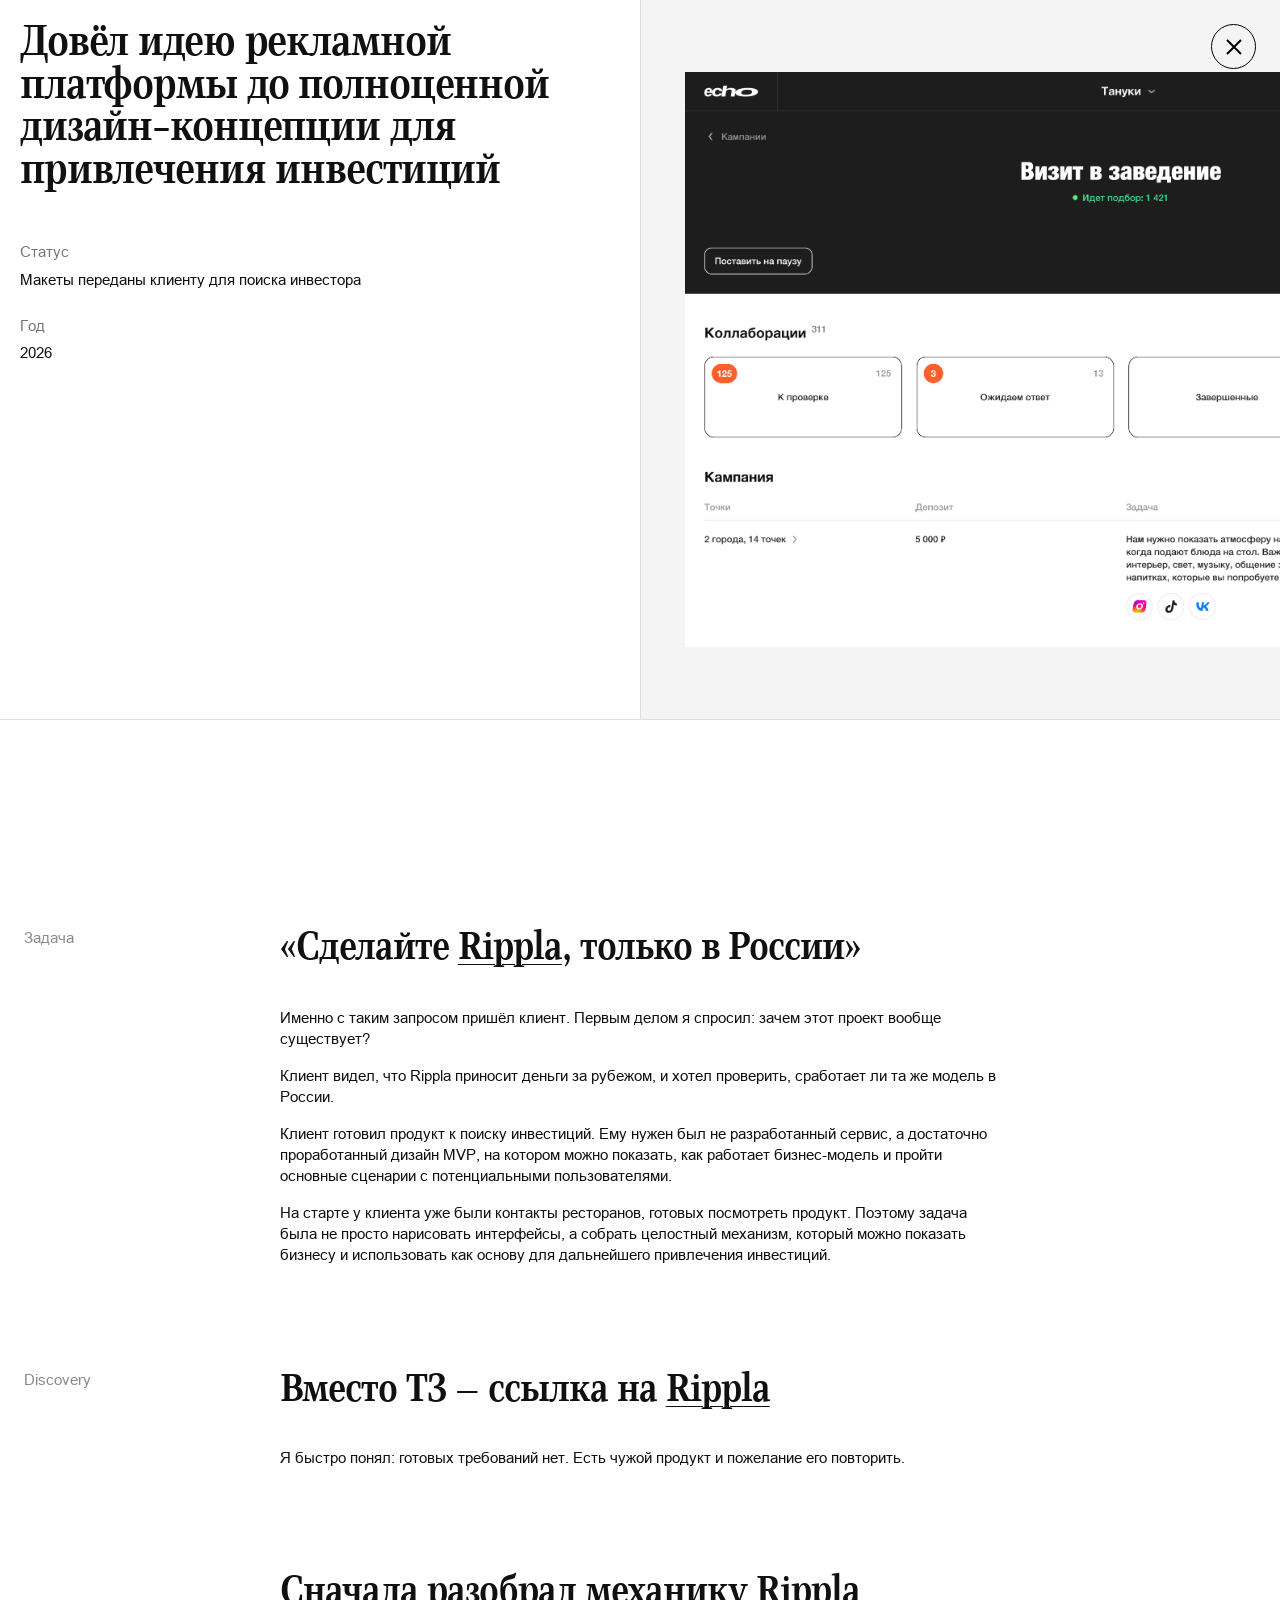
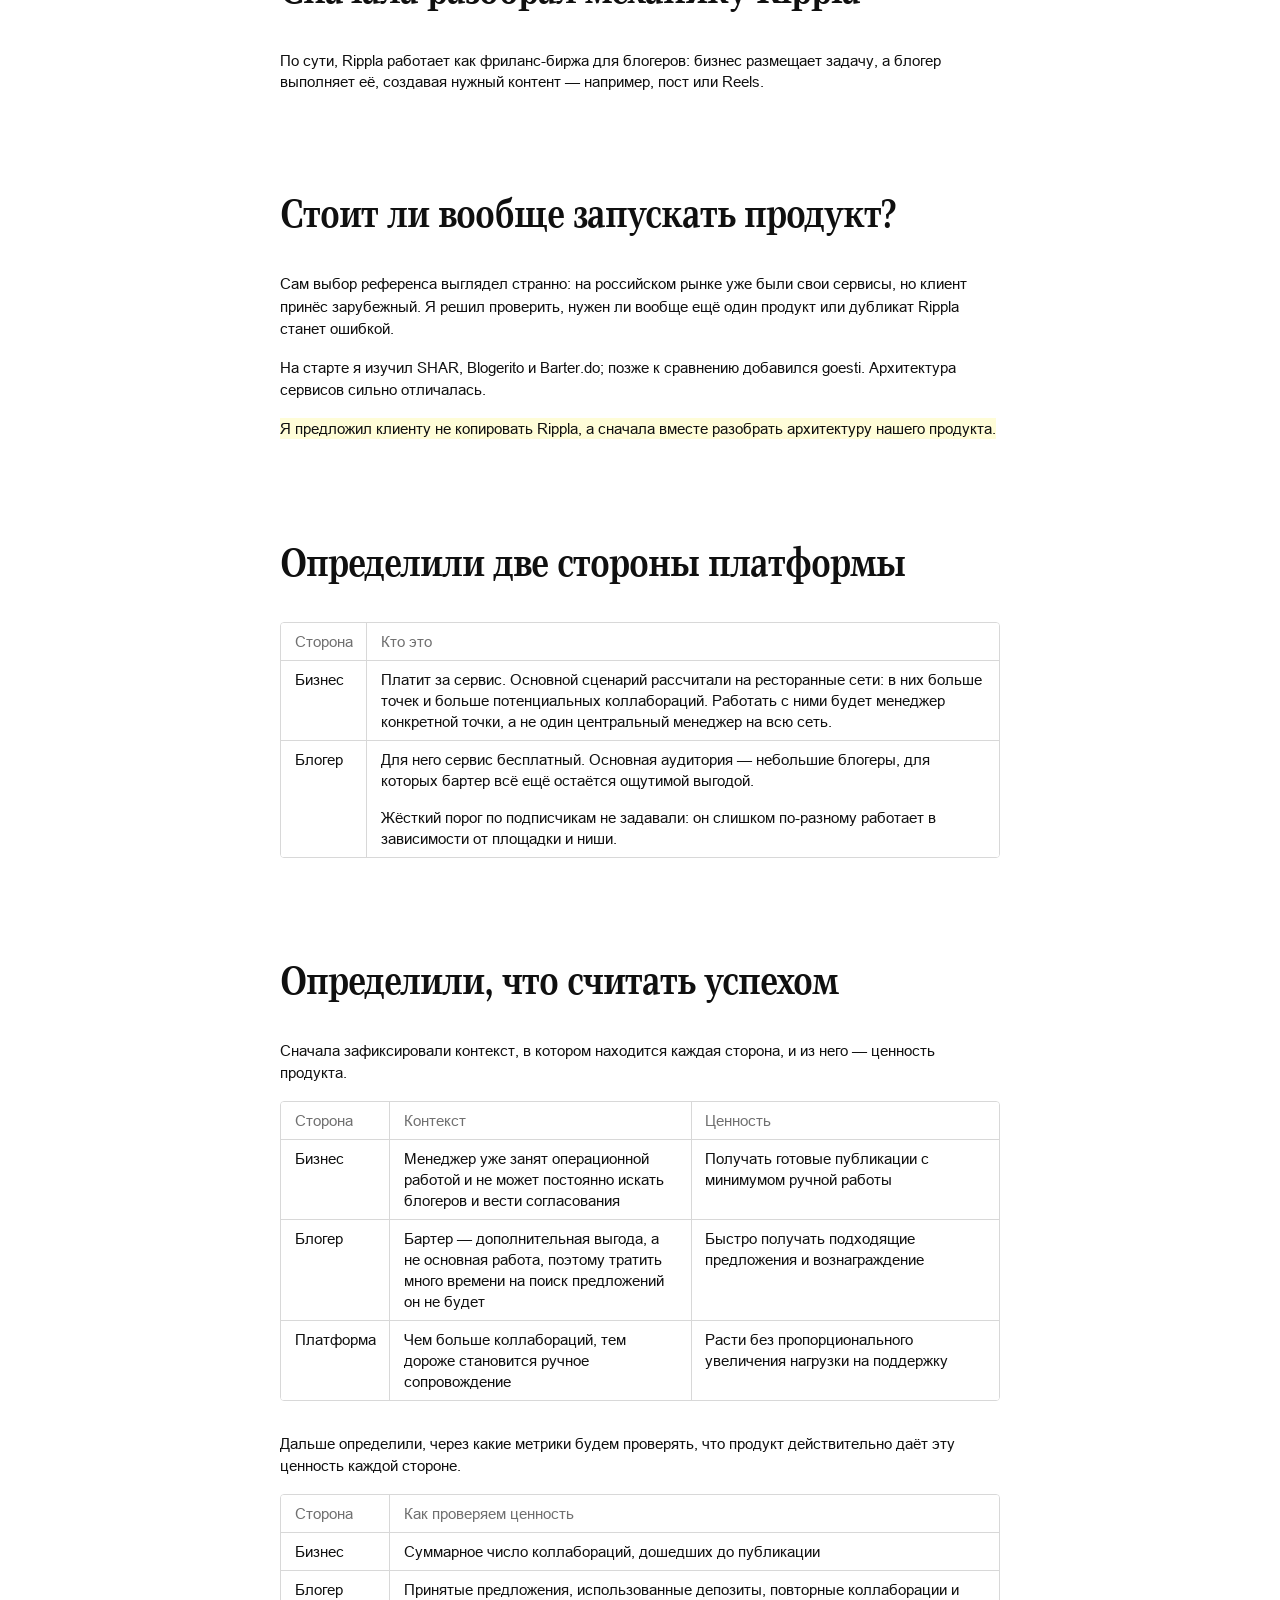
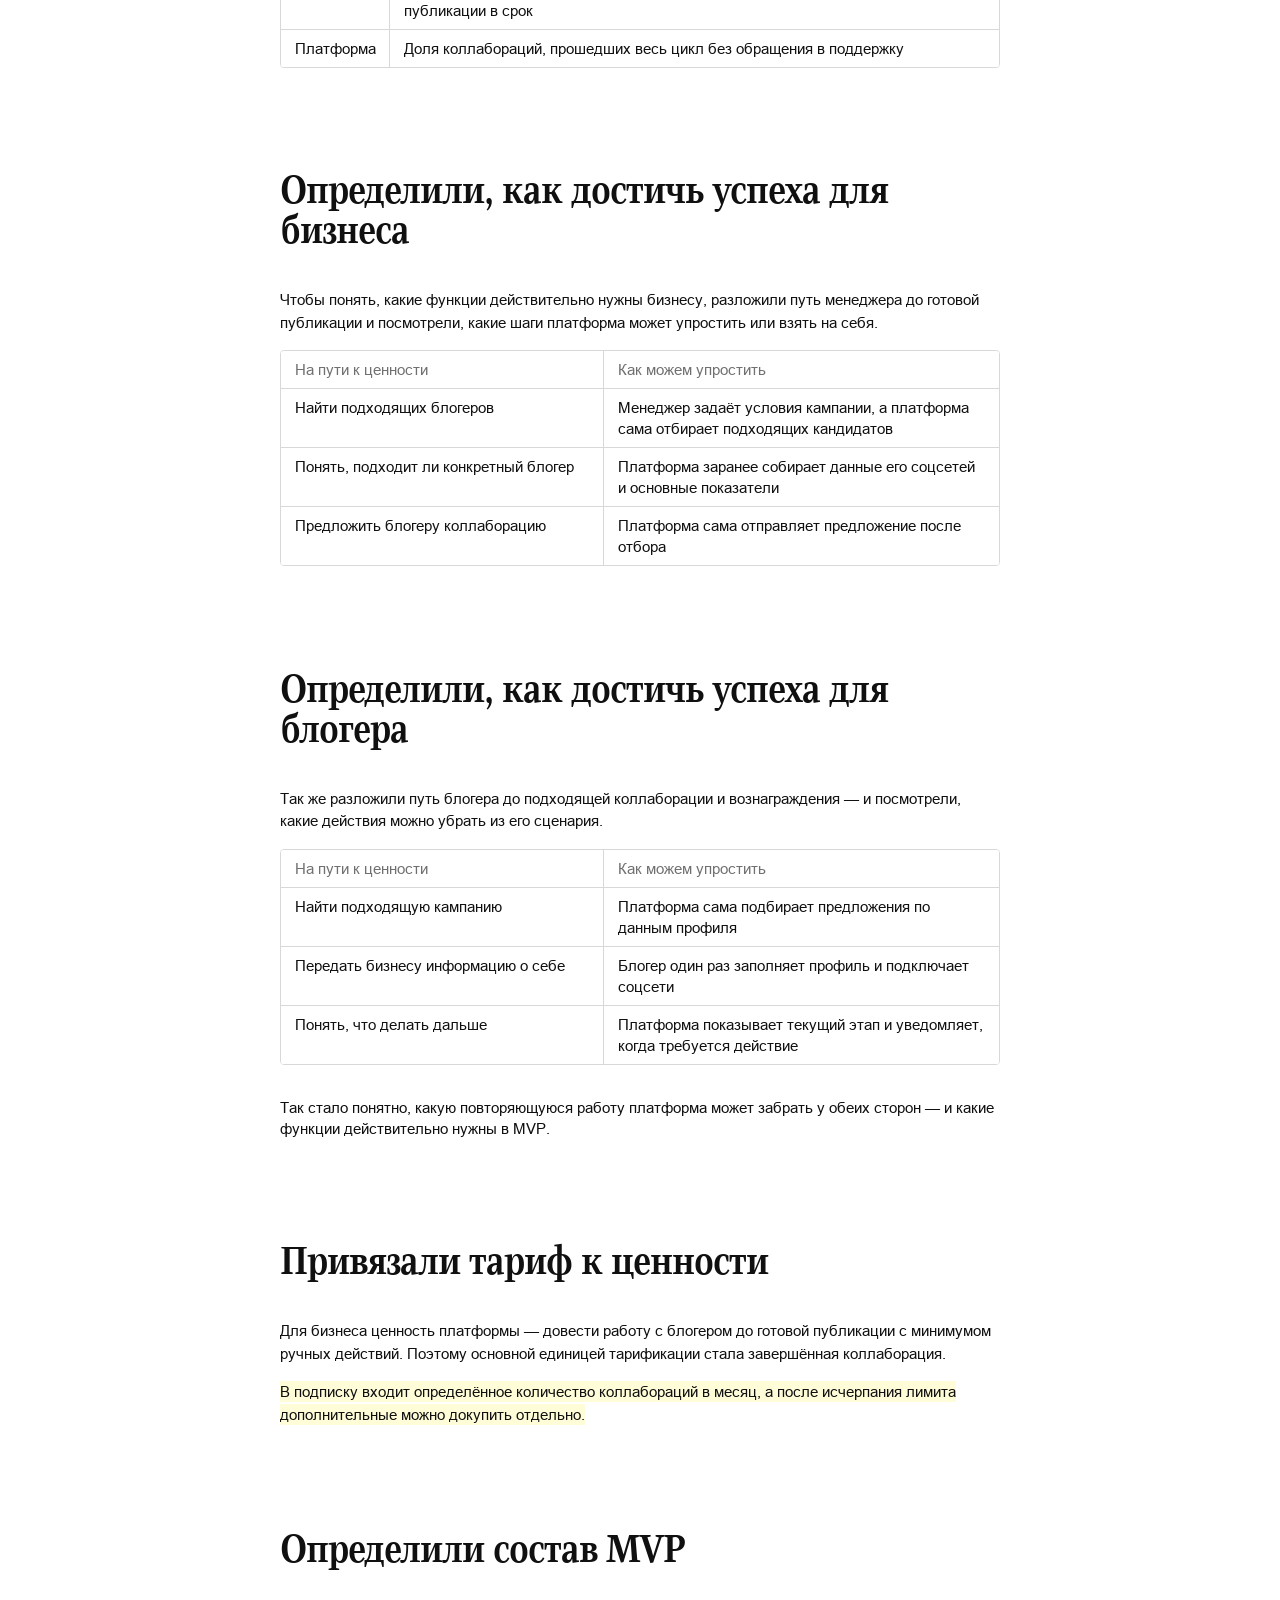
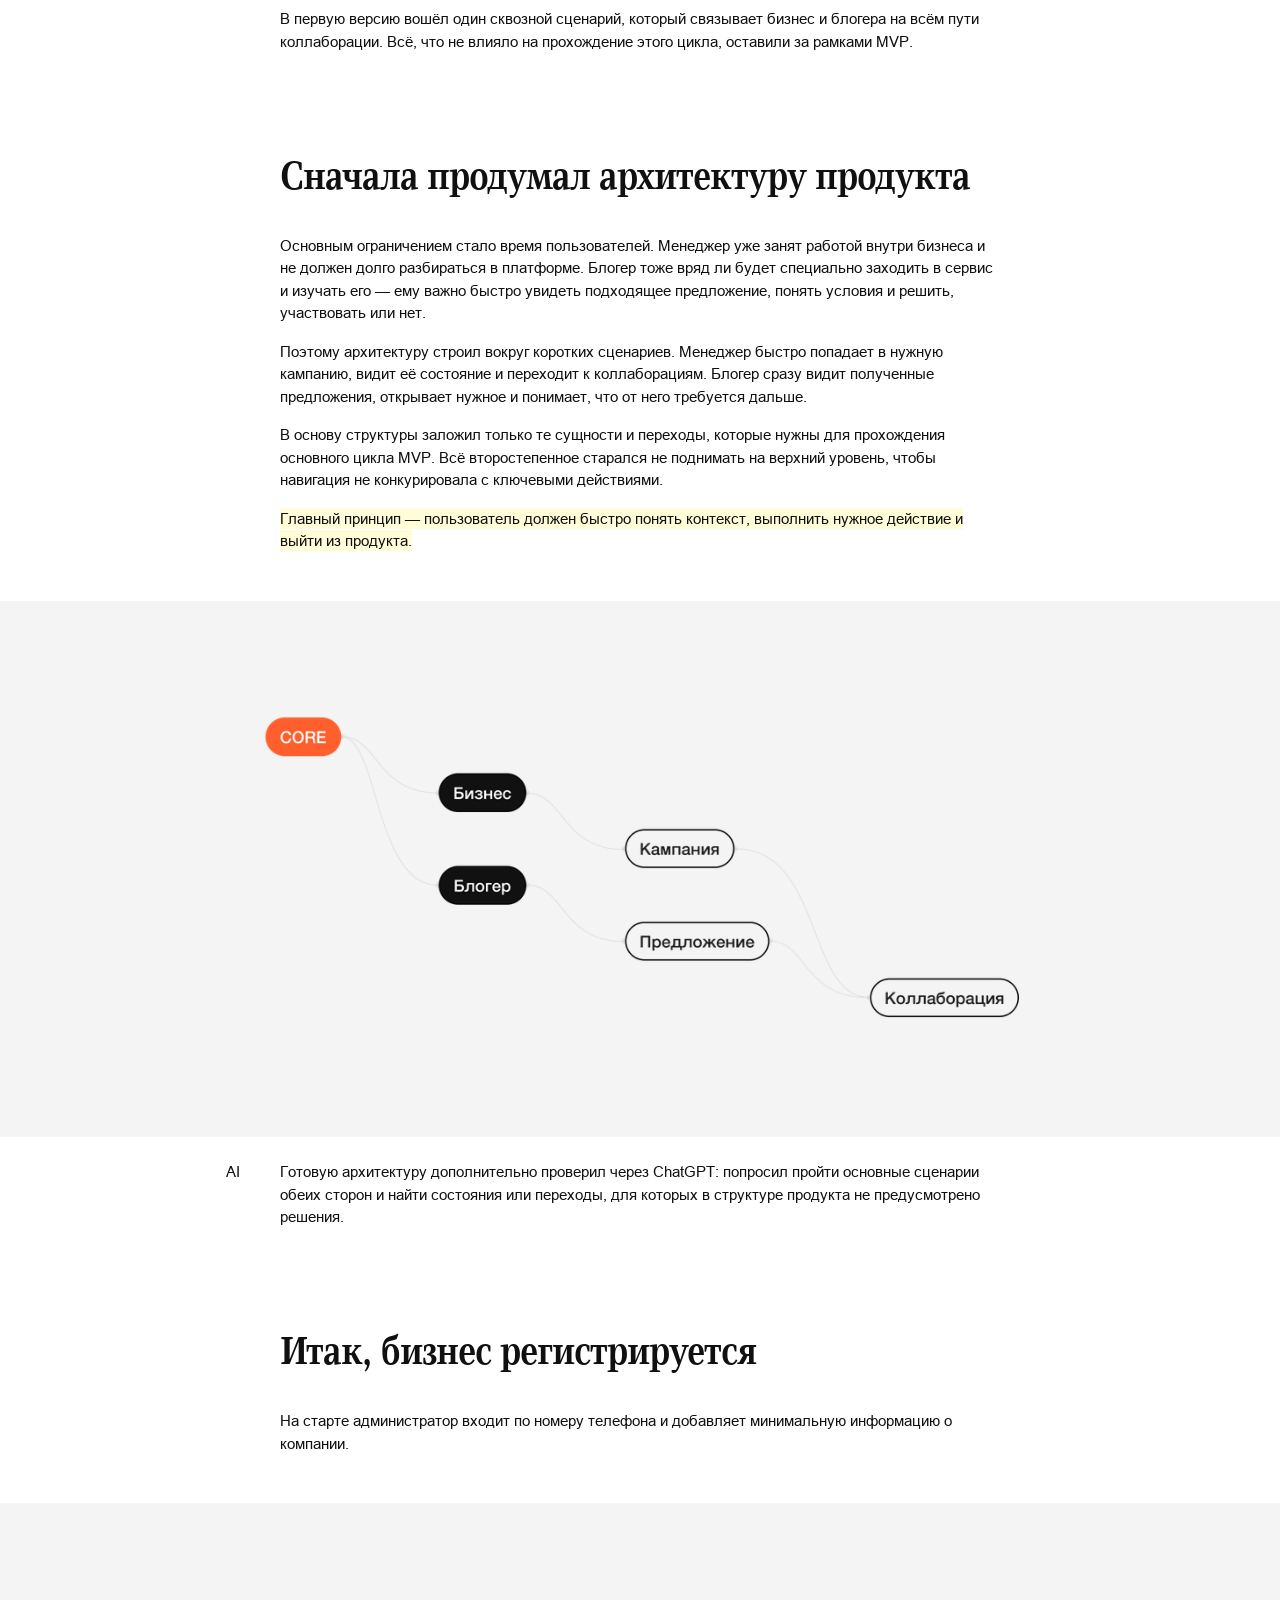
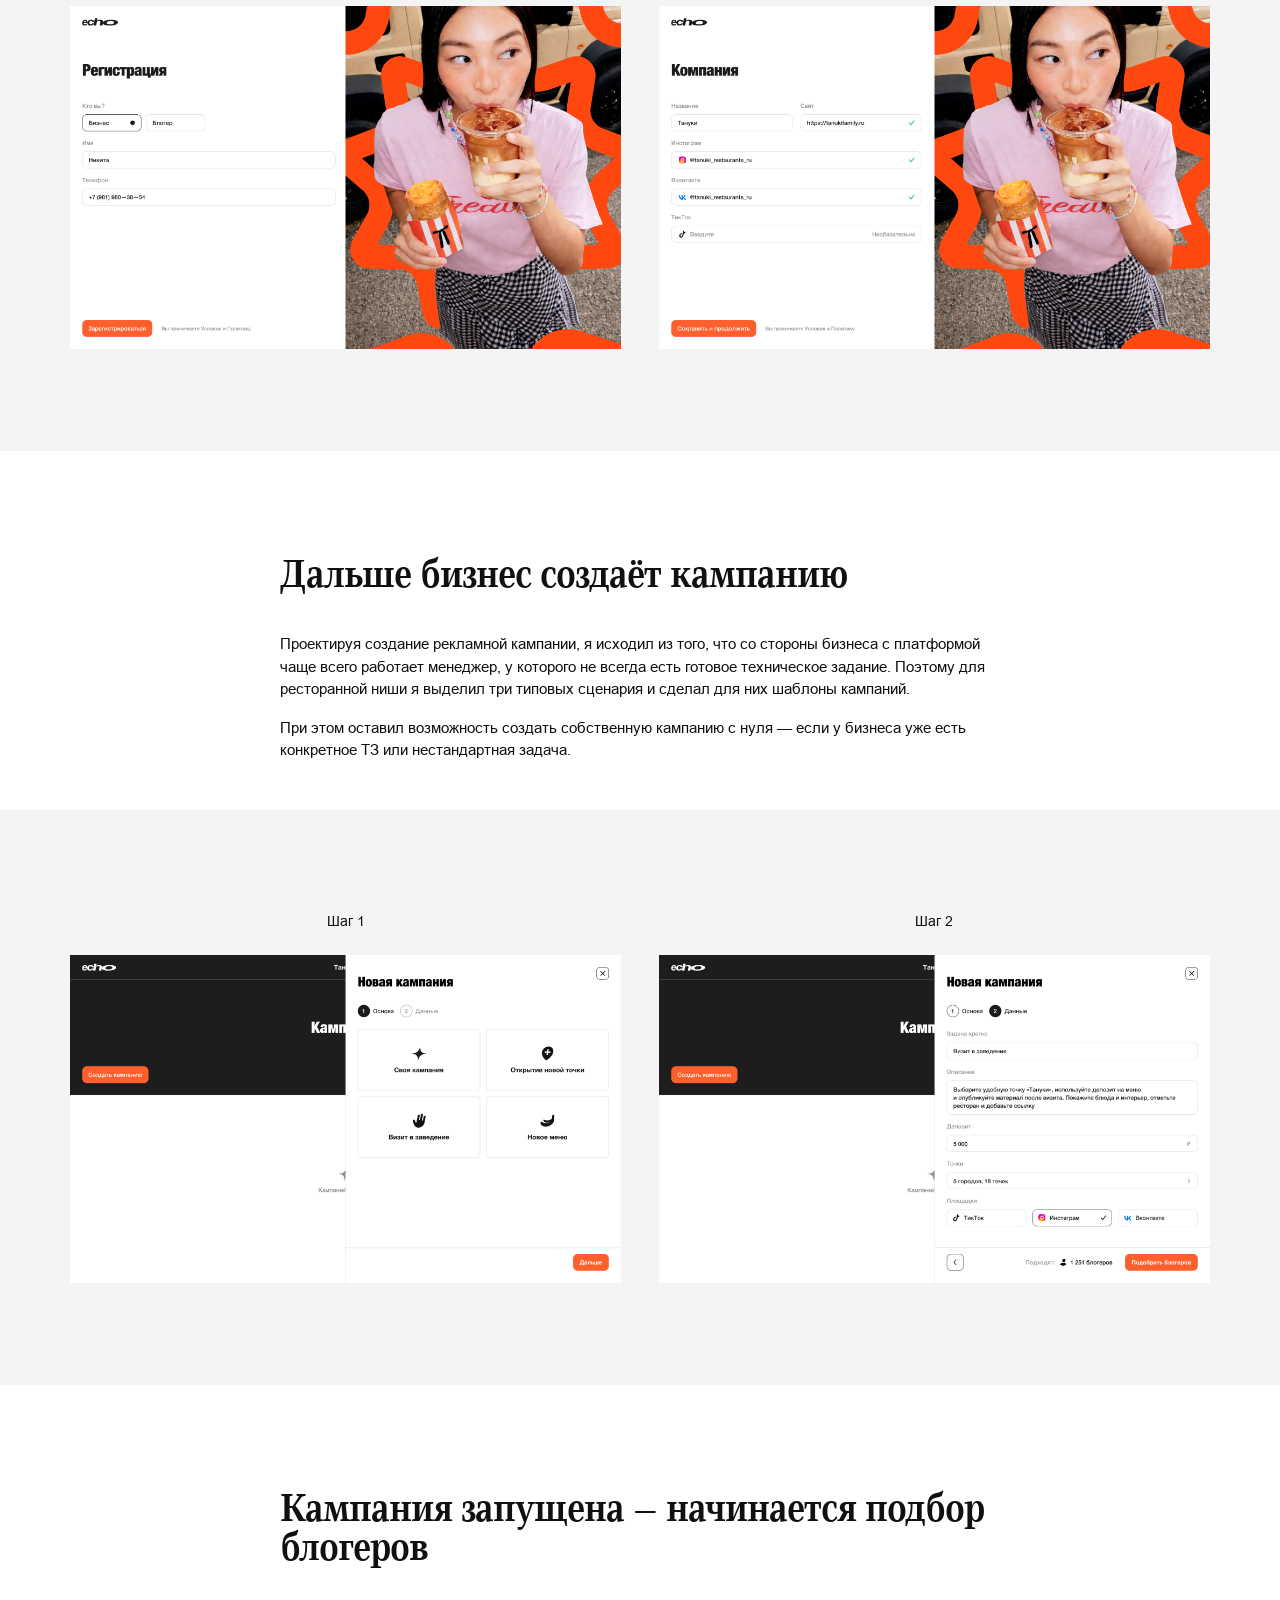
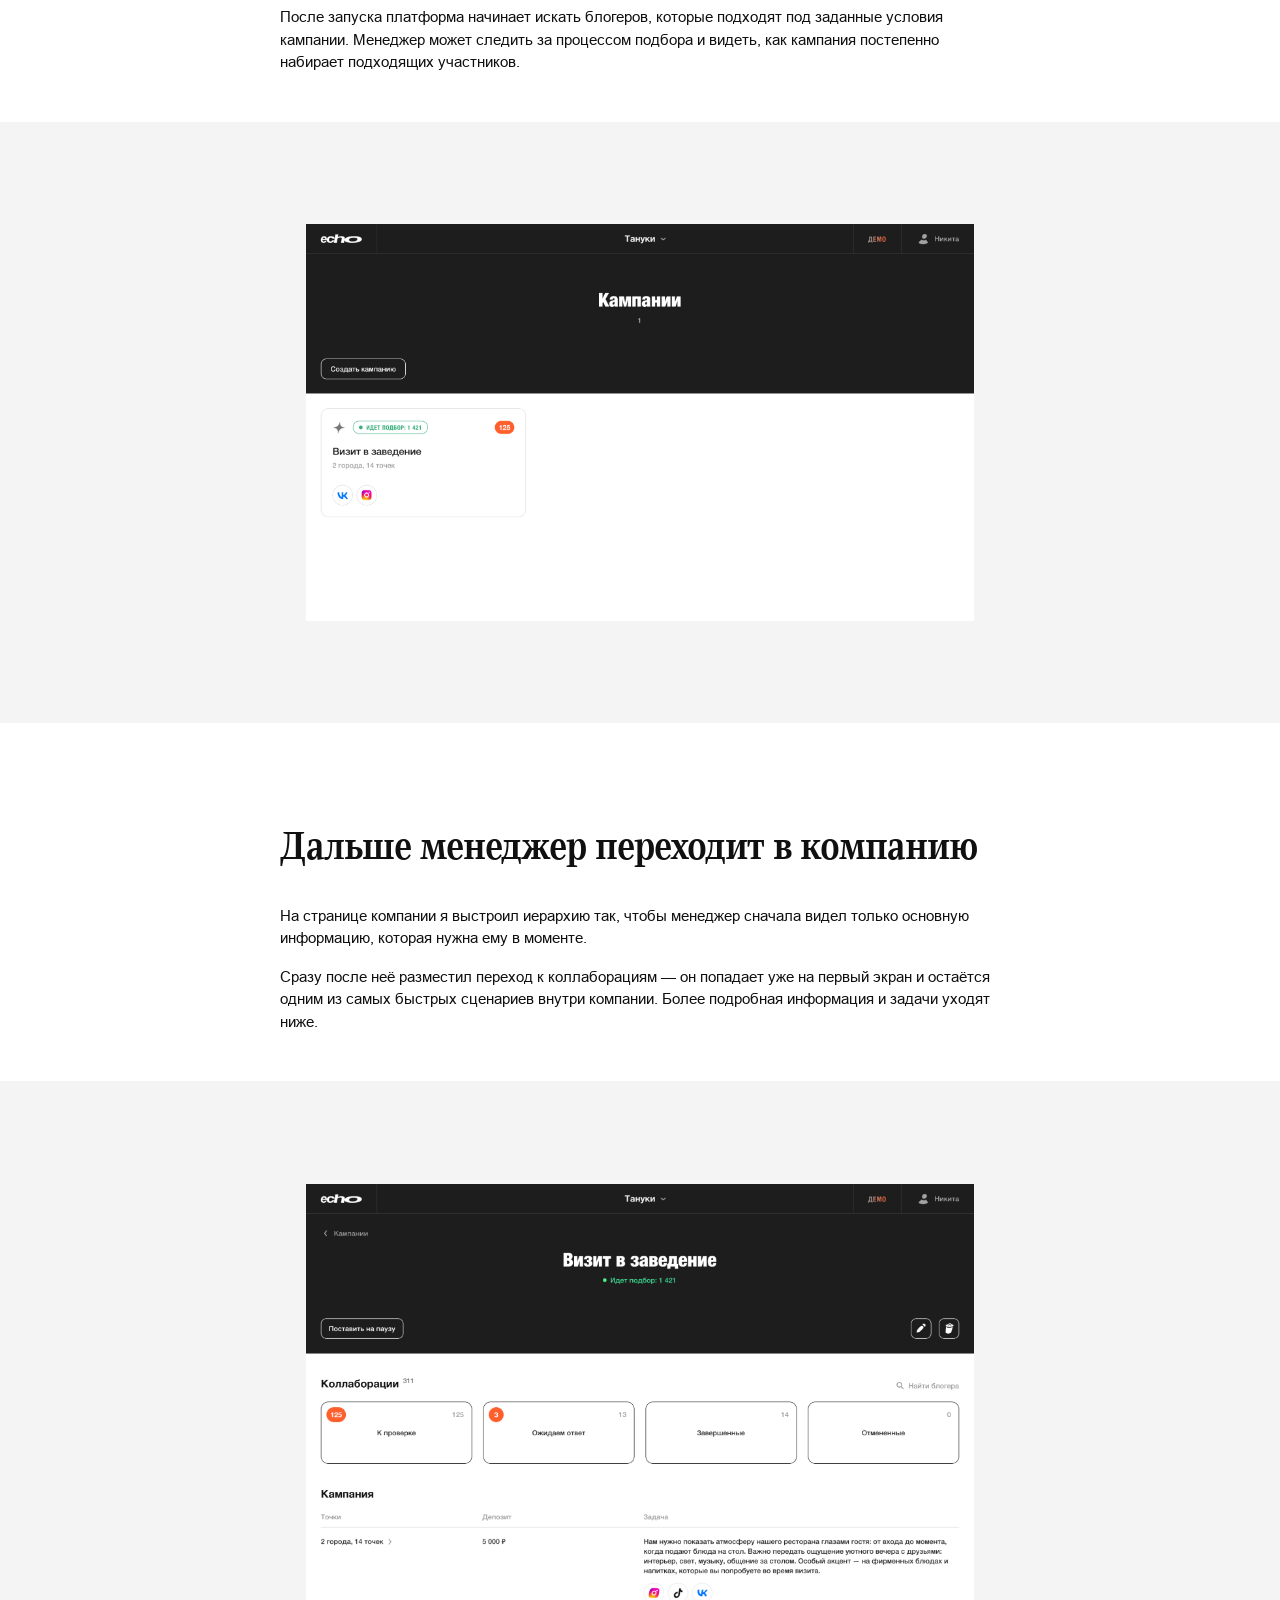
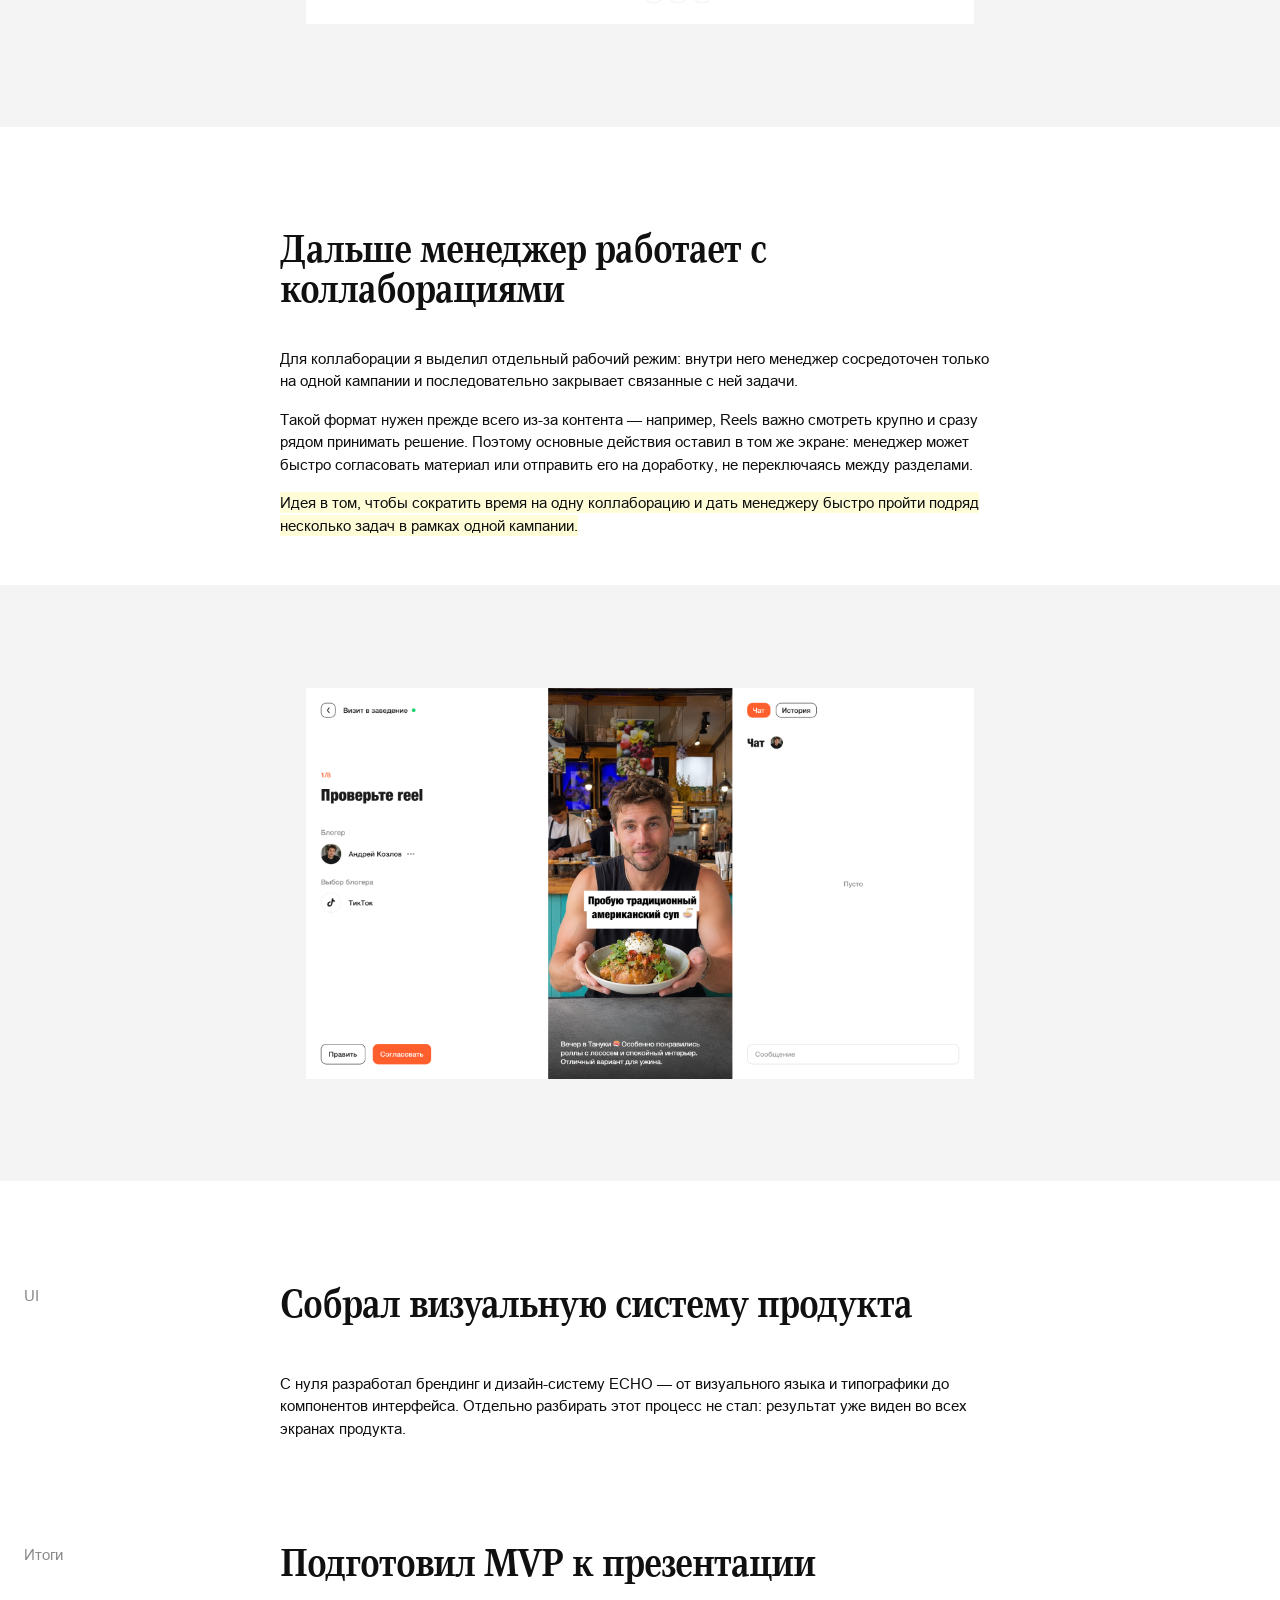
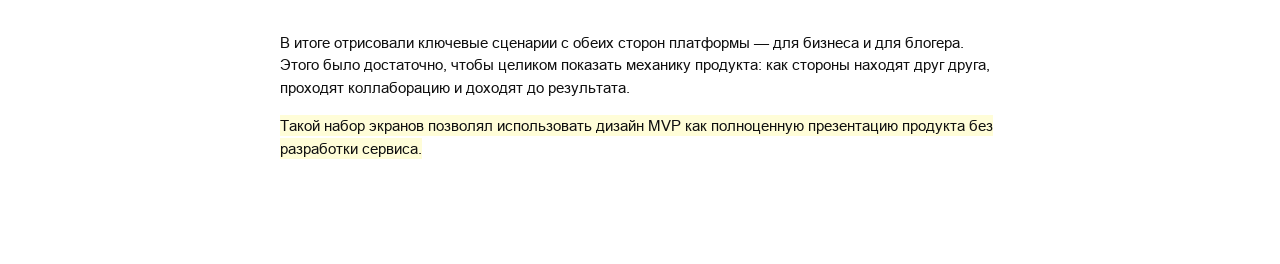
<file: echo2/index.html>
<!doctype html>
<html lang="ru">
  <head>
    <meta charset="UTF-8" />
    <meta name="viewport" content="width=device-width, initial-scale=1" />
    <meta
      name="description"
      content="Архивная версия кейса ECHO, сохранённая для личного использования."
    />
    <title>ECHO 2 — архивная версия кейса</title>
    <link rel="icon" href="../favicon.ico?v=240" sizes="any" />
    <link rel="icon" type="image/png" sizes="32x32" href="../favicon-32.png?v=240" />
    <link rel="icon" type="image/png" sizes="192x192" href="../favicon-192.png?v=240" />
    <link rel="apple-touch-icon" sizes="180x180" href="../apple-touch-icon.png?v=240" />
    <link rel="preload" as="image" href="../assets/echo-cover-v298.png" />
<link rel="stylesheet" href="../styles.css?v=361" />
    <meta name="robots" content="noindex,nofollow" />
  </head>
  <body class="core-page echo-page typography-only">
    <main class="core-intro" id="cover">
      <section class="core-intro__copy" aria-labelledby="echo-title">
        <h1 class="core-intro__title" id="echo-title">Довёл идею рекламной платформы до полноценной дизайн-концепции для привлечения инвестиций</h1>

        <div class="core-intro__details">

          <section class="core-intro__group">
            <p class="core-intro__label">Статус</p>
            <p class="core-intro__value">Макеты переданы клиенту для поиска инвестора</p>
          </section>

          <section class="core-intro__group">
            <p class="core-intro__label">Год</p>
            <p class="core-intro__value">2026</p>
          </section>
        </div>

        <div class="core-intro__video-presentation" aria-label="Презентация кейса">
          <div class="core-intro__video-avatar" aria-hidden="true"></div>
          <div class="core-intro__video-copy">
            <p class="core-intro__video-title">Презентация кейса на 2 мин.</p>
          </div>
        </div>
      </section>

      <div class="core-intro__media echo-intro__media">
        <img
          class="echo-intro__cover-image"
          src="../assets/echo-cover-v298.png"
          alt="Обложка кейса ECHO"
          width="1473"
          height="1425"
          fetchpriority="high"
          decoding="async"
        />
      </div>
    </main>

    <a class="core-close" href="../#projects" aria-label="Закрыть кейс">
      <img src="../assets/icon-close.svg" alt="" width="24" height="24" />
    </a>

    <div class="case-body">
      <section class="case-section" id="task" data-case-section>
        <div class="case-block case-block--section-start" id="anchor-task" data-nav-anchor="task">
          <p class="case-section__label">Задача</p>
          <h2 class="case-heading">«Сделайте <a class="case-heading__link" href="https://rippla.com/" target="_blank" rel="noopener noreferrer">Rippla</a>, только в России»</h2>

          <div class="case-task-copy">
            <p>
              Именно с таким запросом пришёл клиент. Первым делом я спросил: зачем этот проект вообще существует?
            </p>
            <p>
              Клиент видел, что Rippla приносит деньги за рубежом, и хотел проверить, сработает ли та же модель в России.
            </p>
            <p>
              Клиент готовил продукт к поиску инвестиций. Ему нужен был не разработанный сервис, а достаточно проработанный дизайн MVP, на котором можно показать, как работает бизнес-модель и пройти основные сценарии с потенциальными пользователями.
            </p>
            <p>
              На старте у клиента уже были контакты ресторанов, готовых посмотреть продукт. Поэтому задача была не просто нарисовать интерфейсы, а собрать целостный механизм, который можно показать бизнесу и использовать как основу для дальнейшего привлечения инвестиций.
            </p>
          </div>
        </div>
      </section>

      <section class="case-section" id="discovery" data-case-section>
        <div class="case-block case-block--section-start" id="anchor-discovery" data-nav-anchor="discovery">
          <p class="case-section__label">Discovery</p>
          <h2 class="case-heading">Вместо ТЗ — ссылка на <a class="case-heading__link" href="https://rippla.com/" target="_blank" rel="noopener noreferrer">Rippla</a></h2>

          <p class="case-copy">
            Я быстро понял: готовых требований нет. Есть чужой продукт и пожелание его повторить.
          </p>
        </div>

        <div class="case-block">
          <h2 class="case-heading">Сначала разобрал механику Rippla</h2>
          <p class="case-copy">
            По сути, Rippla работает как фриланс-биржа для блогеров: бизнес размещает задачу, а блогер выполняет её, создавая нужный контент — например, пост или Reels.
          </p>
        </div>

        <div class="case-block">
          <h2 class="case-heading">Стоит ли вообще запускать продукт?</h2>

          <div class="case-article-copy">
            <p>
              Сам выбор референса выглядел странно: на российском рынке уже были свои сервисы, но клиент принёс зарубежный. Я решил проверить, нужен ли вообще ещё один продукт или дубликат Rippla станет ошибкой.
            </p>
            <p>
              На старте я изучил SHAR, Blogerito и Barter.do; позже к сравнению добавился goesti. Архитектура сервисов сильно отличалась.
            </p>
            <p class="case-highlight">
              <span class="case-conclusion-mark">Я предложил клиенту не копировать Rippla, а сначала вместе разобрать архитектуру нашего продукта.</span>
            </p>
          </div>
        </div>

        <div class="case-block case-block--platform-sides">
          <h2 class="case-heading">Определили две стороны платформы</h2>

          <div class="case-outline-table-wrap">
            <table class="case-outline-table echo-platform-sides-table">
              <colgroup>
                <col class="echo-platform-sides-table__side" />
                <col />
              </colgroup>
              <thead>
                <tr>
                  <th>Сторона</th>
                  <th>Кто это</th>
                </tr>
              </thead>
              <tbody>
                <tr>
                  <td>Бизнес</td>
                  <td>
                    <p>Платит за сервис. Основной сценарий рассчитали на ресторанные сети: в них больше точек и больше потенциальных коллабораций. Работать с ними будет менеджер конкретной точки, а не один центральный менеджер на всю сеть.</p>
                  </td>
                </tr>
                <tr>
                  <td>Блогер</td>
                  <td>
                    <p>Для него сервис бесплатный. Основная аудитория — небольшие блогеры, для которых бартер всё ещё остаётся ощутимой выгодой.</p>
                    <p>Жёсткий порог по подписчикам не задавали: он слишком по-разному работает в зависимости от площадки и ниши.</p>
                  </td>
                </tr>
              </tbody>
            </table>
          </div>
        </div>

        <div class="case-block case-block--success-metrics">
          <h2 class="case-heading">Определили, что считать успехом</h2>

          <p class="case-outline-table__intro">
            Сначала зафиксировали контекст, в котором находится каждая сторона, и из него — ценность продукта.
          </p>

          <div class="case-outline-table-wrap">
            <table class="case-outline-table echo-success-table echo-success-table--context">
              <colgroup>
                <col class="echo-success-table__side" />
                <col class="echo-success-table__main" />
                <col class="echo-success-table__main" />
              </colgroup>
              <thead>
                <tr>
                  <th>Сторона</th>
                  <th>Контекст</th>
                  <th>Ценность</th>
                </tr>
              </thead>
              <tbody>
                <tr>
                  <td>Бизнес</td>
                  <td>Менеджер уже занят операционной работой и не может постоянно искать блогеров и вести согласования</td>
                  <td>Получать готовые публикации с минимумом ручной работы</td>
                </tr>
                <tr>
                  <td>Блогер</td>
                  <td>Бартер — дополнительная выгода, а не основная работа, поэтому тратить много времени на поиск предложений он не будет</td>
                  <td>Быстро получать подходящие предложения и вознаграждение</td>
                </tr>
                <tr>
                  <td>Платформа</td>
                  <td>Чем больше коллабораций, тем дороже становится ручное сопровождение</td>
                  <td>Расти без пропорционального увеличения нагрузки на поддержку</td>
                </tr>
              </tbody>
            </table>
          </div>

          <p class="case-outline-table__intro echo-success-table__bridge">
            Дальше определили, через какие метрики будем проверять, что продукт действительно даёт эту ценность каждой стороне.
          </p>

          <div class="case-outline-table-wrap">
            <table class="case-outline-table echo-success-table echo-success-table--metrics">
              <colgroup>
                <col class="echo-success-table__side" />
                <col />
              </colgroup>
              <thead>
                <tr>
                  <th>Сторона</th>
                  <th>Как проверяем ценность</th>
                </tr>
              </thead>
              <tbody>
                <tr>
                  <td>Бизнес</td>
                  <td>Суммарное число коллабораций, дошедших до публикации</td>
                </tr>
                <tr>
                  <td>Блогер</td>
                  <td>Принятые предложения, использованные депозиты, повторные коллаборации и публикации в срок</td>
                </tr>
                <tr>
                  <td>Платформа</td>
                  <td>Доля коллабораций, прошедших весь цикл без обращения в поддержку</td>
                </tr>
              </tbody>
            </table>
          </div>
        </div>

        <div class="case-block case-block--value-path">
          <h2 class="case-heading">Определили, как достичь успеха для бизнеса</h2>

          <p class="case-outline-table__intro">
            Чтобы понять, какие функции действительно нужны бизнесу, разложили путь менеджера до готовой публикации и посмотрели, какие шаги платформа может упростить или взять на себя.
          </p>

          <div class="case-outline-table-wrap">
            <table class="case-outline-table">
              <thead>
                <tr>
                  <th>На пути к ценности</th>
                  <th>Как можем упростить</th>
                </tr>
              </thead>
              <tbody>
                <tr>
                  <td>Найти подходящих блогеров</td>
                  <td>Менеджер задаёт условия кампании, а платформа сама отбирает подходящих кандидатов</td>
                </tr>
                <tr>
                  <td>Понять, подходит ли конкретный блогер</td>
                  <td>Платформа заранее собирает данные его соцсетей и основные показатели</td>
                </tr>
                <tr>
                  <td>Предложить блогеру коллаборацию</td>
                  <td>Платформа сама отправляет предложение после отбора</td>
                </tr>
              </tbody>
            </table>
          </div>
        </div>

        <div class="case-block case-block--value-path">
          <h2 class="case-heading">Определили, как достичь успеха для блогера</h2>

          <p class="case-outline-table__intro">
            Так же разложили путь блогера до подходящей коллаборации и вознаграждения — и посмотрели, какие действия можно убрать из его сценария.
          </p>

          <div class="case-outline-table-wrap">
            <table class="case-outline-table">
              <thead>
                <tr>
                  <th>На пути к ценности</th>
                  <th>Как можем упростить</th>
                </tr>
              </thead>
              <tbody>
                <tr>
                  <td>Найти подходящую кампанию</td>
                  <td>Платформа сама подбирает предложения по данным профиля</td>
                </tr>
                <tr>
                  <td>Передать бизнесу информацию о себе</td>
                  <td>Блогер один раз заполняет профиль и подключает соцсети</td>
                </tr>
                <tr>
                  <td>Понять, что делать дальше</td>
                  <td>Платформа показывает текущий этап и уведомляет, когда требуется действие</td>
                </tr>
              </tbody>
            </table>
          </div>

          <p class="case-copy echo-value-path__conclusion">
            Так стало понятно, какую повторяющуюся работу платформа может забрать у обеих сторон — и какие функции действительно нужны в MVP.
          </p>
        </div>

        <div class="case-block">
          <h2 class="case-heading">Привязали тариф к ценности</h2>

          <div class="case-article-copy">
            <p>
              Для бизнеса ценность платформы — довести работу с блогером до готовой публикации с минимумом ручных действий. Поэтому основной единицей тарификации стала завершённая коллаборация.
            </p>
            <p class="case-highlight">
              <span class="case-conclusion-mark">В подписку входит определённое количество коллабораций в месяц, а после исчерпания лимита дополнительные можно докупить отдельно.</span>
            </p>
          </div>
        </div>

        <div class="case-block">
          <h2 class="case-heading">Определили состав MVP</h2>

          <div class="case-article-copy">
            <p>
              В первую версию вошёл один сквозной сценарий, который связывает бизнес и блогера на всём пути коллаборации. Всё, что не влияло на прохождение этого цикла, оставили за рамками MVP.
            </p>
          </div>
        </div>

        <div class="case-block case-block--echo-registration case-block--echo-architecture">
          <h2 class="case-heading">Сначала продумал архитектуру продукта</h2>

          <div class="case-article-copy">
            <p>
              Основным ограничением стало время пользователей. Менеджер уже занят работой внутри бизнеса и не должен долго разбираться в платформе. Блогер тоже вряд ли будет специально заходить в сервис и изучать его — ему важно быстро увидеть подходящее предложение, понять условия и решить, участвовать или нет.
            </p>
            <p>
              Поэтому архитектуру строил вокруг коротких сценариев. Менеджер быстро попадает в нужную кампанию, видит её состояние и переходит к коллаборациям. Блогер сразу видит полученные предложения, открывает нужное и понимает, что от него требуется дальше.
            </p>
            <p>
              В основу структуры заложил только те сущности и переходы, которые нужны для прохождения основного цикла MVP. Всё второстепенное старался не поднимать на верхний уровень, чтобы навигация не конкурировала с ключевыми действиями.
            </p>
            <p class="case-highlight">
              <span class="case-conclusion-mark">Главный принцип — пользователь должен быстро понять контекст, выполнить нужное действие и выйти из продукта.</span>
            </p>
          </div>

          <div class="echo-desktop-gallery echo-architecture-frame" aria-label="Схема архитектуры продукта ECHO">
            <div class="echo-desktop-gallery__item">
              <img
                class="echo-desktop-gallery__image"
                src="../assets/optimized-v303/echo-architecture-v297-943w.png"
                srcset="../assets/optimized-v303/echo-architecture-v297-943w.png 943w, ../assets/optimized-v303/echo-architecture-v297-1415w.png 1415w, ../assets/echo-architecture-v297.png 1886w"
                sizes="70vw"
                width="1886"
                height="872"
                alt="Архитектура ECHO: бизнес и блогер сходятся в общей сущности коллаборации"
                loading="lazy"
                decoding="async"
              />
            </div>
          </div>

          <div class="case-ai-callout">
            <div class="case-ai-callout__label" aria-hidden="true">AI</div>
            <p class="case-ai-callout__text">Готовую архитектуру дополнительно проверил через ChatGPT: попросил пройти основные сценарии обеих сторон и найти состояния или переходы, для которых в структуре продукта не предусмотрено решения.</p>
          </div>
        </div>

        <div class="case-block case-block--echo-registration">
          <h2 class="case-heading">Итак, бизнес регистрируется</h2>

          <div class="case-article-copy">
            <p>
              На старте администратор входит по номеру телефона и добавляет минимальную информацию о компании.
            </p>
          </div>

          <div class="echo-desktop-gallery" aria-label="Регистрация бизнеса и добавление компании в ECHO">
            <div class="echo-desktop-gallery__item">
              <img
                class="echo-desktop-gallery__image"
                src="../assets/echo-business-registration-v277.png"
                width="2048"
                height="1274"
                alt="Экран регистрации бизнеса в ECHO"
                loading="lazy"
                decoding="async"
              />
            </div>
            <div class="echo-desktop-gallery__item">
              <img
                class="echo-desktop-gallery__image"
                src="../assets/echo-company-registration-v277.png"
                width="2048"
                height="1274"
                alt="Экран добавления компании в ECHO"
                loading="lazy"
                decoding="async"
              />
            </div>
          </div>
        </div>

        <div class="case-block case-block--echo-registration case-block--echo-campaign">
          <h2 class="case-heading">Дальше бизнес создаёт кампанию</h2>

          <div class="case-article-copy">
            <p>
              Проектируя создание рекламной кампании, я исходил из того, что со стороны бизнеса с платформой чаще всего работает менеджер, у которого не всегда есть готовое техническое задание. Поэтому для ресторанной ниши я выделил три типовых сценария и сделал для них шаблоны кампаний.
            </p>
            <p>
              При этом оставил возможность создать собственную кампанию с нуля — если у бизнеса уже есть конкретное ТЗ или нестандартная задача.
            </p>
          </div>

          <div class="echo-desktop-gallery" aria-label="Создание рекламной кампании в ECHO">
            <div class="echo-desktop-gallery__item">
              <div class="echo-desktop-gallery__label">Шаг 1</div>
              <img
                class="echo-desktop-gallery__image"
                src="../assets/echo-campaign-template-v283.png"
                width="2048"
                height="1216"
                alt="Выбор шаблона новой кампании в ECHO"
                loading="lazy"
                decoding="async"
              />
            </div>
            <div class="echo-desktop-gallery__item">
              <div class="echo-desktop-gallery__label">Шаг 2</div>
              <img
                class="echo-desktop-gallery__image"
                src="../assets/echo-campaign-data-v283.png"
                width="2048"
                height="1216"
                alt="Заполнение данных новой кампании в ECHO"
                loading="lazy"
                decoding="async"
              />
            </div>
          </div>
        </div>

        <div class="case-block case-block--echo-registration case-block--echo-campaign-live">
          <h2 class="case-heading">Кампания запущена — начинается подбор блогеров</h2>

          <div class="case-article-copy">
            <p>
              После запуска платформа начинает искать блогеров, которые подходят под заданные условия кампании. Менеджер может следить за процессом подбора и видеть, как кампания постепенно набирает подходящих участников.
            </p>
          </div>

          <div class="echo-desktop-gallery" aria-label="Запущенная кампания и процесс подбора блогеров в ECHO">
            <div class="echo-desktop-gallery__item">
              <img
                class="echo-desktop-gallery__image"
                src="../assets/echo-campaign-running-v285.png"
                width="2048"
                height="1216"
                alt="Список кампаний ECHO с активным подбором блогеров"
                loading="lazy"
                decoding="async"
              />
            </div>
          </div>
        </div>

        <div class="case-block case-block--echo-registration case-block--echo-campaign-live">
          <h2 class="case-heading">Дальше менеджер переходит в компанию</h2>

          <div class="case-article-copy">
            <p>
              На странице компании я выстроил иерархию так, чтобы менеджер сначала видел только основную информацию, которая нужна ему в моменте.
            </p>
            <p>
              Сразу после неё разместил переход к коллаборациям — он попадает уже на первый экран и остаётся одним из самых быстрых сценариев внутри компании. Более подробная информация и задачи уходят ниже.
            </p>
          </div>

          <div class="echo-desktop-gallery" aria-label="Страница компании и коллаборации в ECHO">
            <div class="echo-desktop-gallery__item">
              <img
                class="echo-desktop-gallery__image"
                src="../assets/echo-company-page-v288.png"
                width="2048"
                height="1351"
                alt="Страница компании ECHO с быстрым переходом к коллаборациям"
                loading="lazy"
                decoding="async"
              />
            </div>
          </div>
        </div>

        <div class="case-block case-block--echo-registration case-block--echo-campaign-live">
          <h2 class="case-heading">Дальше менеджер работает с коллаборациями</h2>

          <div class="case-article-copy">
            <p>
              Для коллаборации я выделил отдельный рабочий режим: внутри него менеджер сосредоточен только на одной кампании и последовательно закрывает связанные с ней задачи.
            </p>
            <p>
              Такой формат нужен прежде всего из-за контента — например, Reels важно смотреть крупно и сразу рядом принимать решение. Поэтому основные действия оставил в том же экране: менеджер может быстро согласовать материал или отправить его на доработку, не переключаясь между разделами.
            </p>
            <p class="case-highlight">
              <span class="case-conclusion-mark">Идея в том, чтобы сократить время на одну коллаборацию и дать менеджеру быстро пройти подряд несколько задач в рамках одной кампании.</span>
            </p>
          </div>

          <div class="echo-desktop-gallery" aria-label="Рабочий режим коллаборации в ECHO">
            <div class="echo-desktop-gallery__item">
              <img
                class="echo-desktop-gallery__image"
                src="../assets/echo-collaboration-review-v300.png"
                width="2048"
                height="1200"
                alt="Рабочий режим коллаборации ECHO с проверкой Reels и быстрым согласованием"
                loading="lazy"
                decoding="async"
              />
            </div>
          </div>
        </div>

        <div class="case-block case-block--collaboration-limit" hidden>
          <h2 class="case-heading">Бизнес достиг лимита активных коллабораций</h2>

          <div class="case-article-copy">
            <p>
              Для этого состояния предусмотрели два сценария: можно докупить дополнительный пакет коллабораций или перейти на следующий тариф с большим лимитом. Оба варианта доступны прямо в момент достижения ограничения, чтобы бизнес мог продолжить работу без остановки текущих кампаний.
            </p>
          </div>

          <div class="echo-collaboration-limit-visual" role="img" aria-label="Интерфейс состояния, когда бизнес достиг лимита активных коллабораций">
            <span class="echo-collaboration-limit-visual__placeholder">Интерфейс лимита коллабораций</span>
          </div>
        </div>

        <div class="case-block case-block--mvp-cycle" hidden>
          <h2 class="case-heading">Замкнули основной цикл MVP</h2>

          <div class="case-article-copy">
            <p>
              В итоге менеджер проходит весь сценарий от создания кампании до проверки готового материала. Большую часть повторяющейся работы платформа берёт на себя, а человек подключается только там, где требуется решение.
            </p>
          </div>

          <div class="echo-mvp-cycle-visual" role="img" aria-label="Схема основного цикла MVP — от создания кампании до завершённой коллаборации">
            <span class="echo-mvp-cycle-visual__placeholder">Схема основного цикла MVP</span>
          </div>

          <p class="case-highlight">
            <span class="case-conclusion-mark">На этом основной цикл MVP замыкается: завершённая коллаборация становится одновременно пользовательским результатом и единицей, на которой строится бизнес-модель.</span>
          </p>
        </div>

      </section>

      <section class="case-section" id="ui" data-case-section>
        <div class="case-block case-block--section-start case-block--visual-system" id="anchor-ui" data-nav-anchor="ui">
          <p class="case-section__label">UI</p>
          <h2 class="case-heading">Собрал визуальную систему продукта</h2>

          <div class="case-article-copy">
            <p>
              С нуля разработал брендинг и дизайн-систему ECHO — от визуального языка и типографики до компонентов интерфейса. Отдельно разбирать этот процесс не стал: результат уже виден во всех экранах продукта.
            </p>
          </div>
        </div>
      </section>

      <section class="case-section" id="results" data-case-section>
        <div class="case-block case-block--section-start" id="anchor-results" data-nav-anchor="results">
          <p class="case-section__label">Итоги</p>
          <h2 class="case-heading">Подготовил MVP к презентации</h2>

          <div class="case-article-copy">
            <p>
              В итоге отрисовали ключевые сценарии с обеих сторон платформы — для бизнеса и для блогера. Этого было достаточно, чтобы целиком показать механику продукта: как стороны находят друг друга, проходят коллаборацию и доходят до результата.
            </p>
            <p class="case-highlight">
              <span class="case-conclusion-mark">Такой набор экранов позволял использовать дизайн MVP как полноценную презентацию продукта без разработки сервиса.</span>
            </p>
          </div>
        </div>
      </section>

    </div>

    <nav class="core-nav" aria-label="Разделы кейса" aria-hidden="true" inert>
      <ul class="core-nav__list">
        <li><a class="core-nav__link" href="#anchor-task" data-nav-key="task" aria-current="location">Задача</a></li>
        <li><a class="core-nav__link" href="#anchor-discovery" data-nav-key="discovery">Discovery</a></li>
        <li><a class="core-nav__link" href="#anchor-ui" data-nav-key="ui">UI</a></li>
        <li><a class="core-nav__link" href="#anchor-results" data-nav-key="results">Итоги</a></li>
      </ul>
    </nav>

    <main class="mobile-note">
      <div class="mobile-note__content">
        <h1>Проекты лучше смотреть на большом экране</h1>
        <p>Откройте сайт на компьютере — так макеты сохранят все детали.</p>
      </div>
    </main>

    <script>
      (() => {
        const intro = document.querySelector(".core-intro");
        const nav = document.querySelector(".core-nav");
        const links = [...nav.querySelectorAll(".core-nav__link")];
        const anchors = links
          .map((link) => {
            const href = link.getAttribute("href");
            const target = href ? document.querySelector(href) : null;
            return target ? { link, target, key: link.dataset.navKey } : null;
          })
          .filter(Boolean);

        const rootFontSize = () =>
          parseFloat(getComputedStyle(document.documentElement).fontSize);
        const anchorOffset = () => rootFontSize() * 6.912;

        let frameId = 0;
        let pendingNavigation = null;

        const setActive = (key) => {
          for (const item of anchors) {
            if (item.key === key) {
              item.link.setAttribute("aria-current", "location");
            } else {
              item.link.removeAttribute("aria-current");
            }
          }
        };

        const updateNavigation = () => {
          const isVisible = intro.getBoundingClientRect().bottom <= 0;
          nav.classList.toggle("is-visible", isVisible);
          nav.setAttribute("aria-hidden", String(!isVisible));
          nav.inert = !isVisible;

          if (pendingNavigation) {
            setActive(pendingNavigation.key);

            if (Math.abs(window.scrollY - pendingNavigation.top) <= 2) {
              pendingNavigation = null;
            }

            frameId = 0;
            return;
          }

          const activationLine = anchorOffset() + 2;
          let currentKey = anchors[0]?.key || "task";

          for (const item of anchors) {
            if (item.target.getBoundingClientRect().top <= activationLine) {
              currentKey = item.key;
            }
          }

          setActive(currentKey);
          frameId = 0;
        };

        const scheduleUpdate = () => {
          if (frameId) return;
          frameId = window.requestAnimationFrame(updateNavigation);
        };

        for (const item of anchors) {
          item.link.addEventListener("click", (event) => {
            event.preventDefault();

            const reduceMotion = window.matchMedia("(prefers-reduced-motion: reduce)").matches;
            const desiredTop =
              item.target.getBoundingClientRect().top + window.scrollY - anchorOffset();
            const maxScroll = Math.max(
              0,
              document.documentElement.scrollHeight - window.innerHeight
            );
            const destinationTop = Math.max(0, Math.min(desiredTop, maxScroll));

            pendingNavigation = { key: item.key, top: destinationTop };
            setActive(item.key);

            window.scrollTo({
              top: destinationTop,
              behavior: reduceMotion ? "auto" : "smooth",
            });

            window.history.replaceState(null, "", `#${item.target.id}`);
          });
        }

        const cancelPendingNavigation = () => {
          pendingNavigation = null;
          scheduleUpdate();
        };

        window.addEventListener("wheel", cancelPendingNavigation, { passive: true });
        window.addEventListener("touchstart", cancelPendingNavigation, { passive: true });
        window.addEventListener("scroll", scheduleUpdate, { passive: true });
        window.addEventListener("resize", scheduleUpdate);
        updateNavigation();
      })();
    </script>
  </body>
</html>
</file>
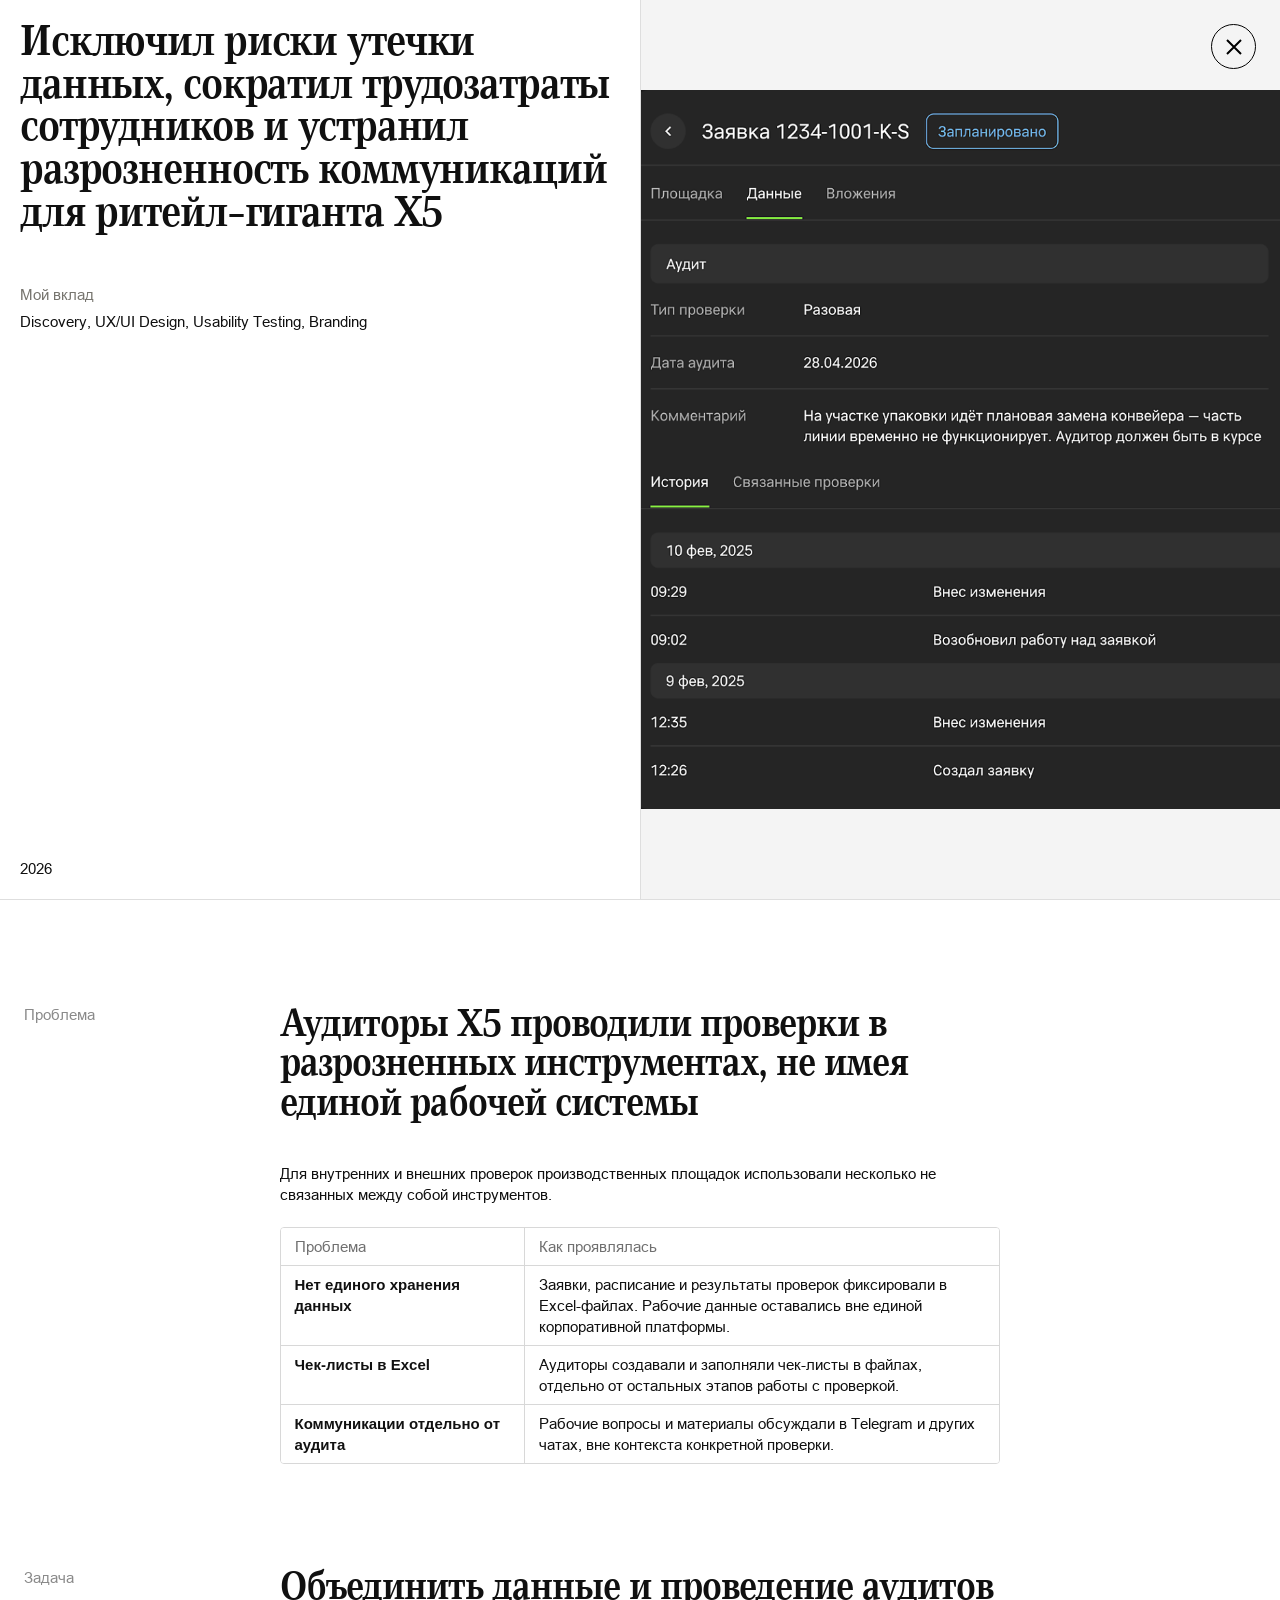
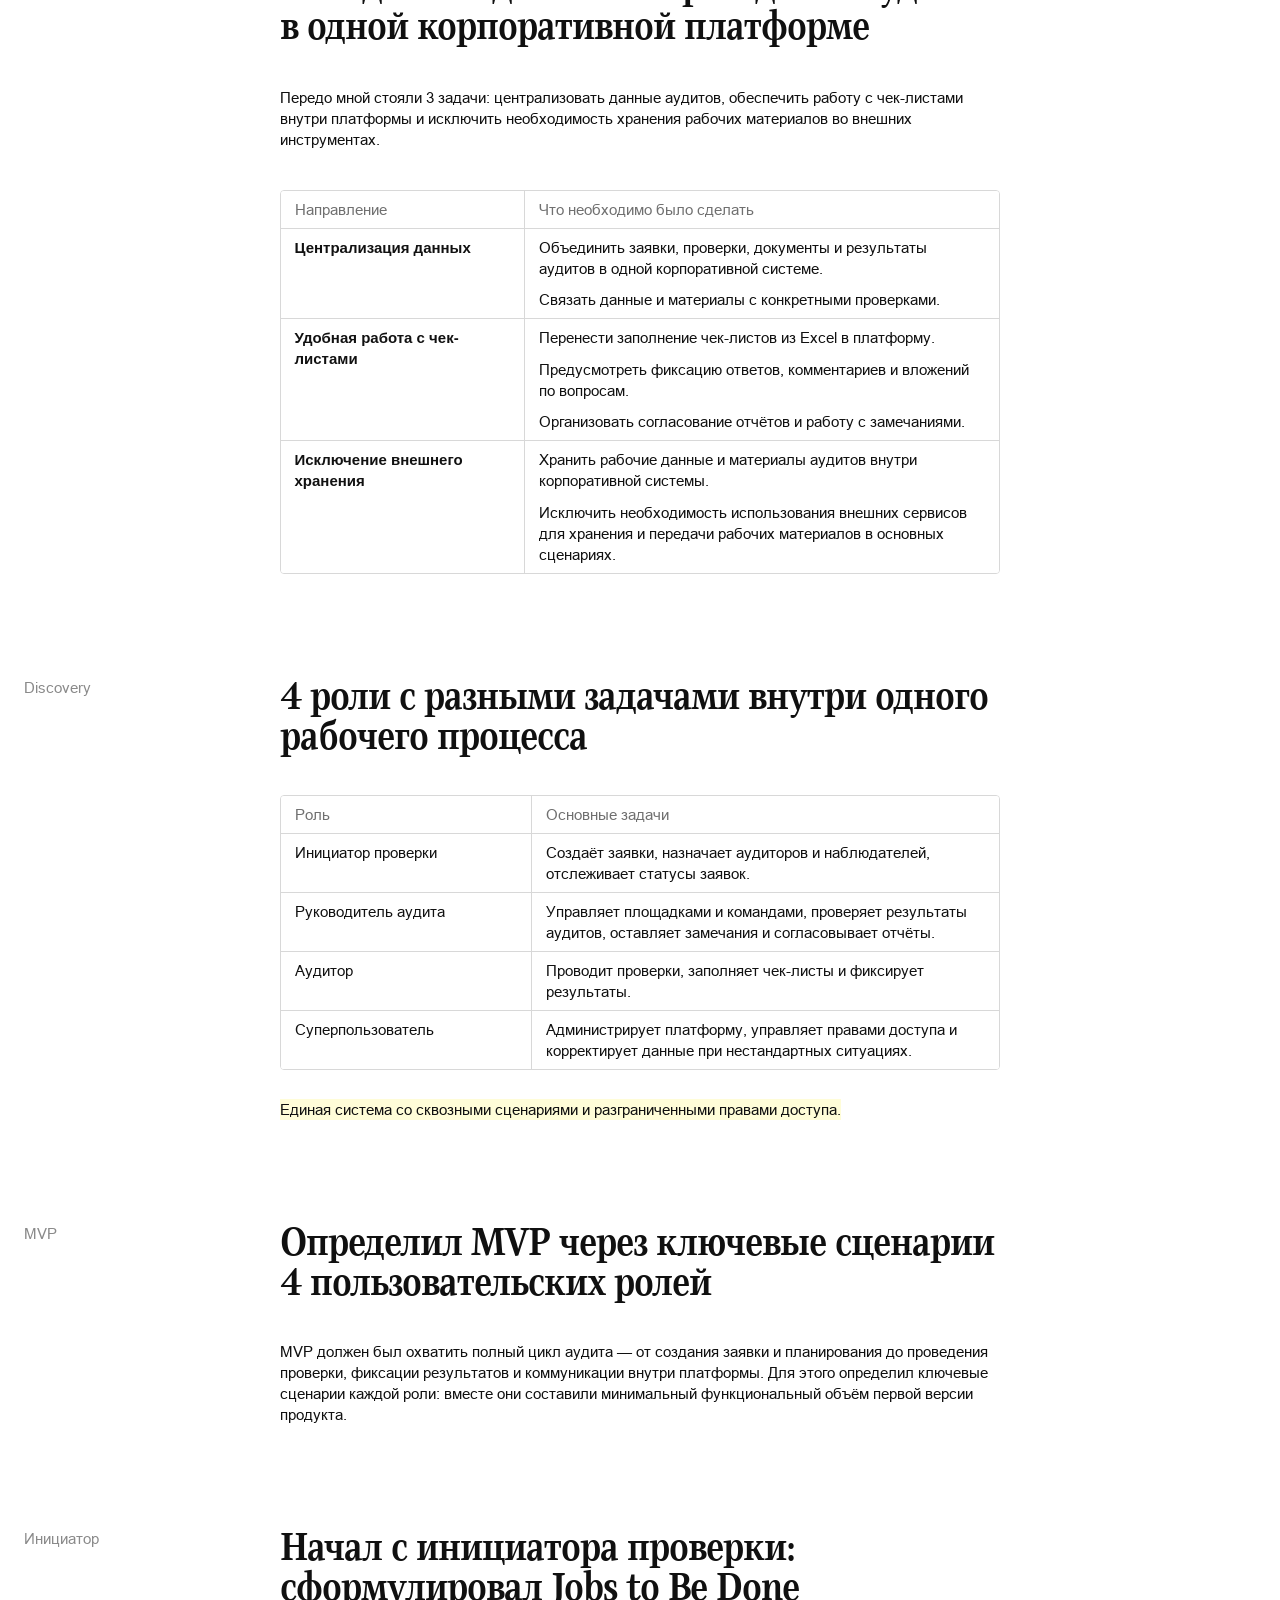
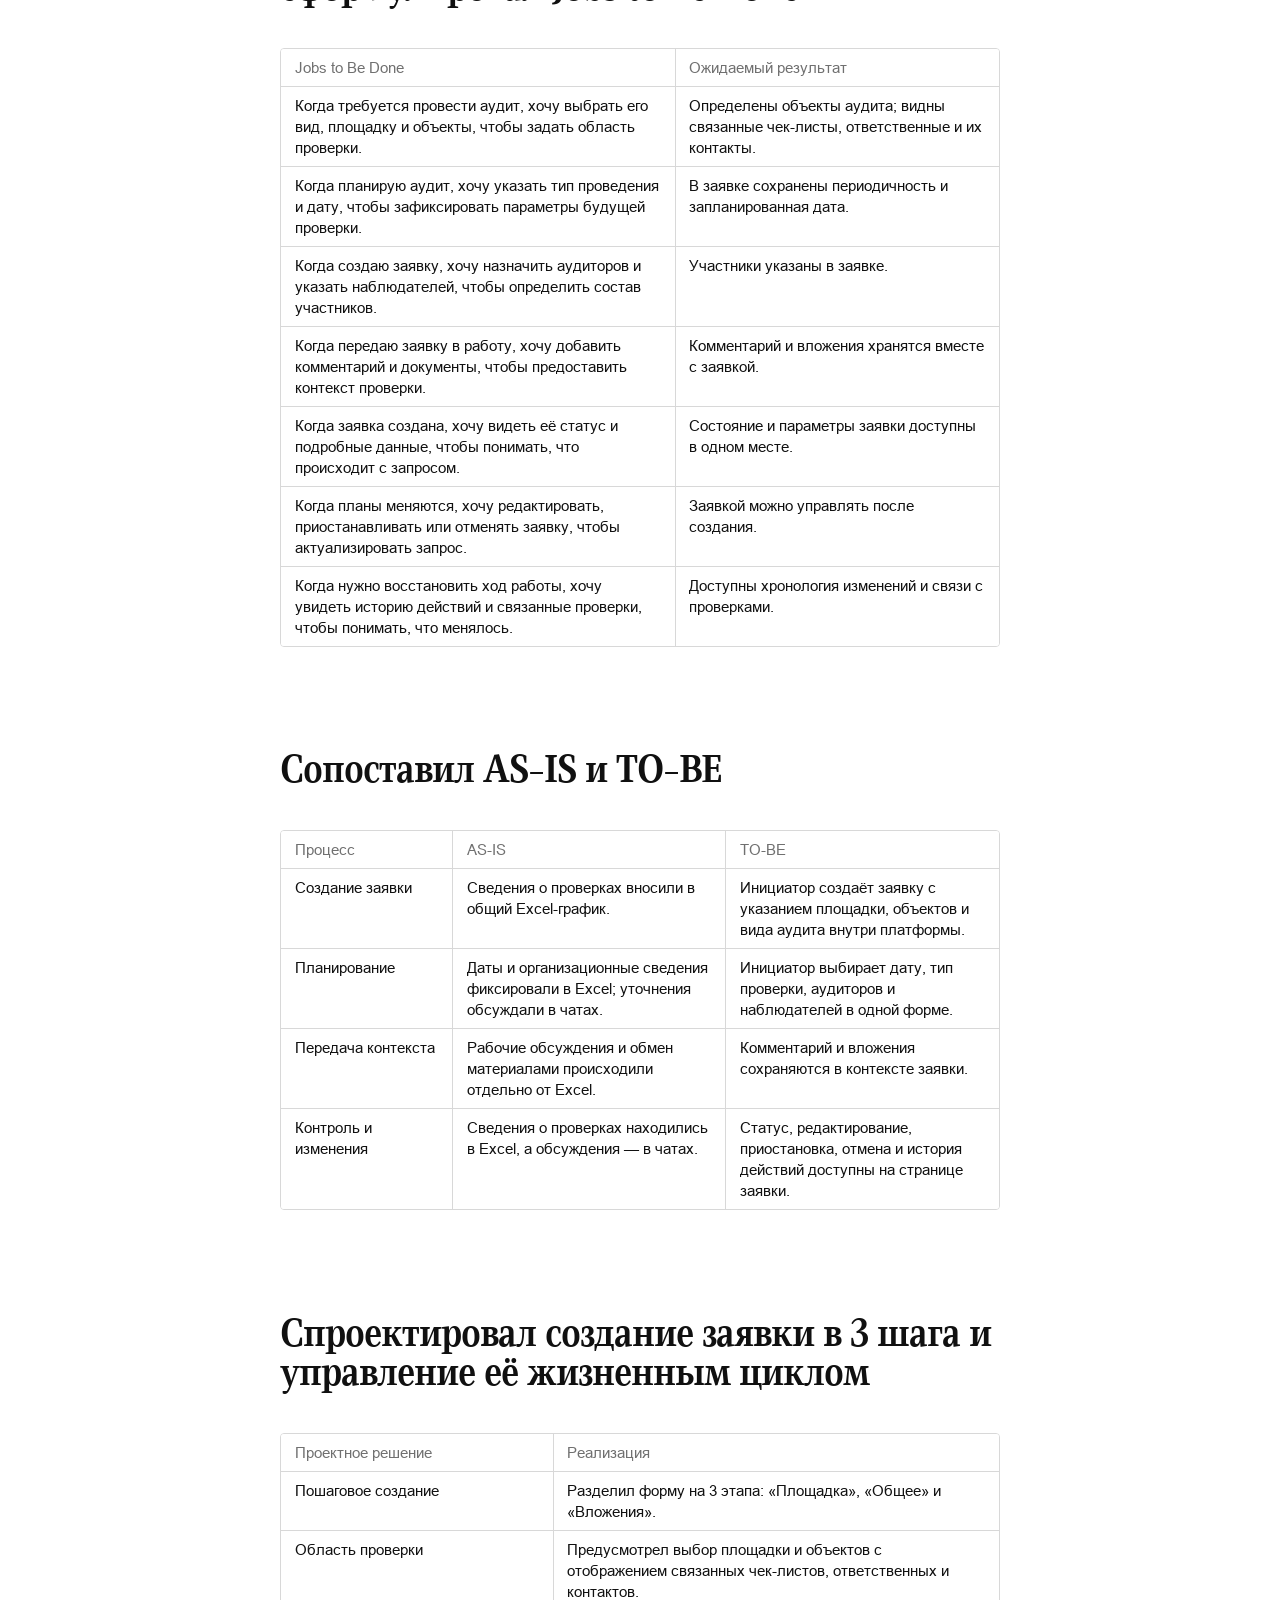
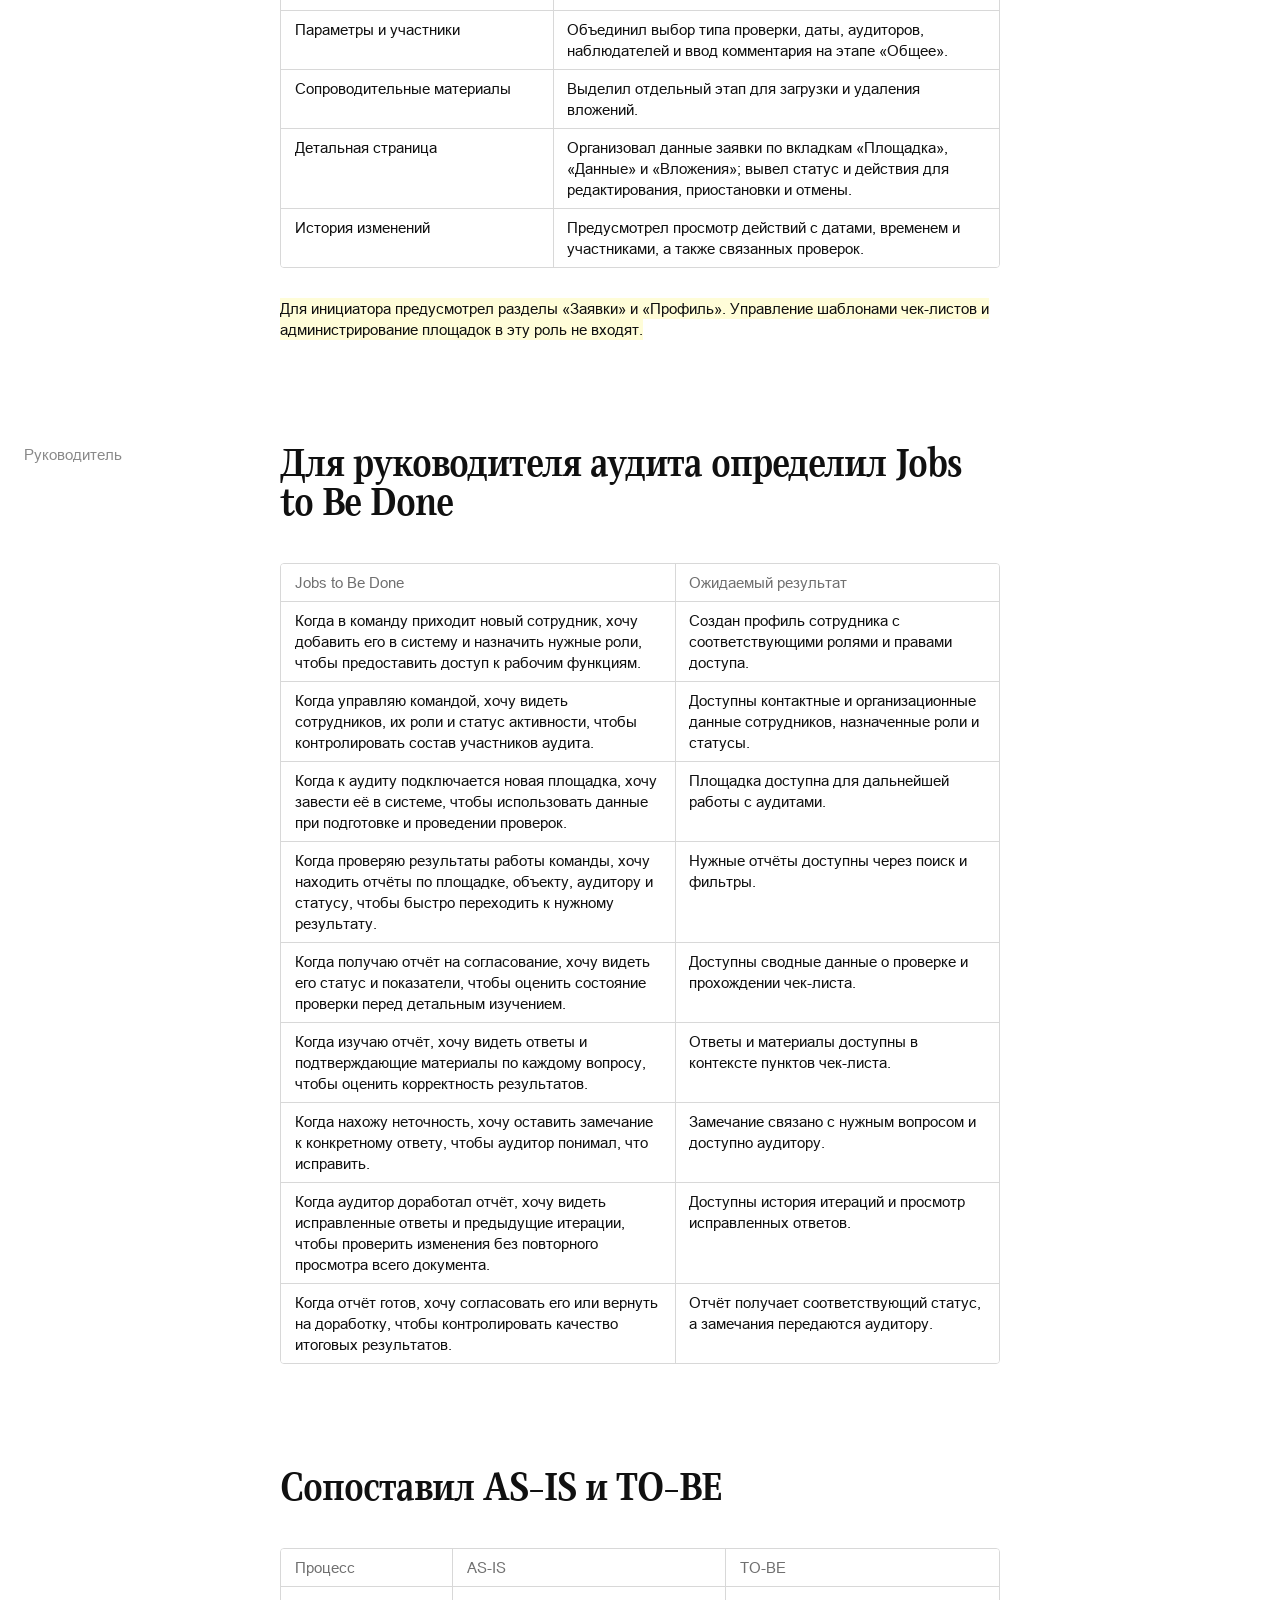
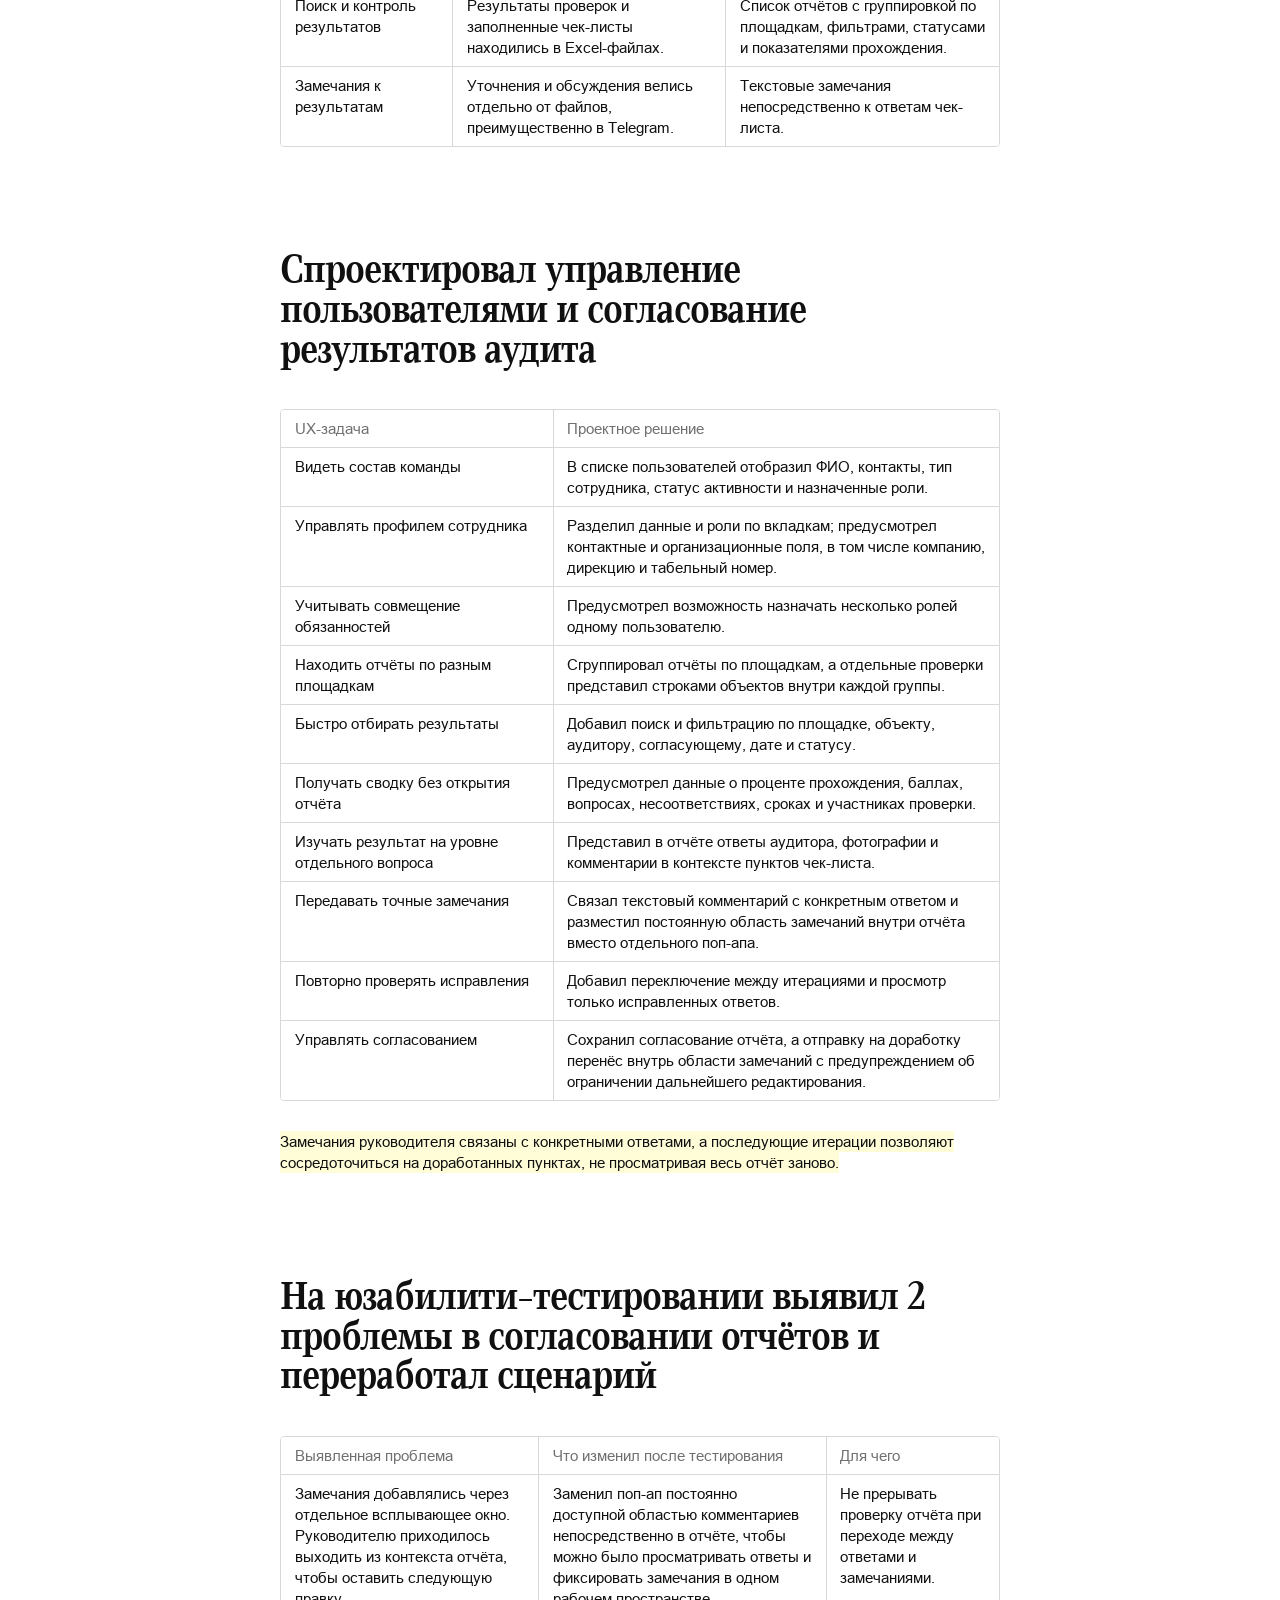
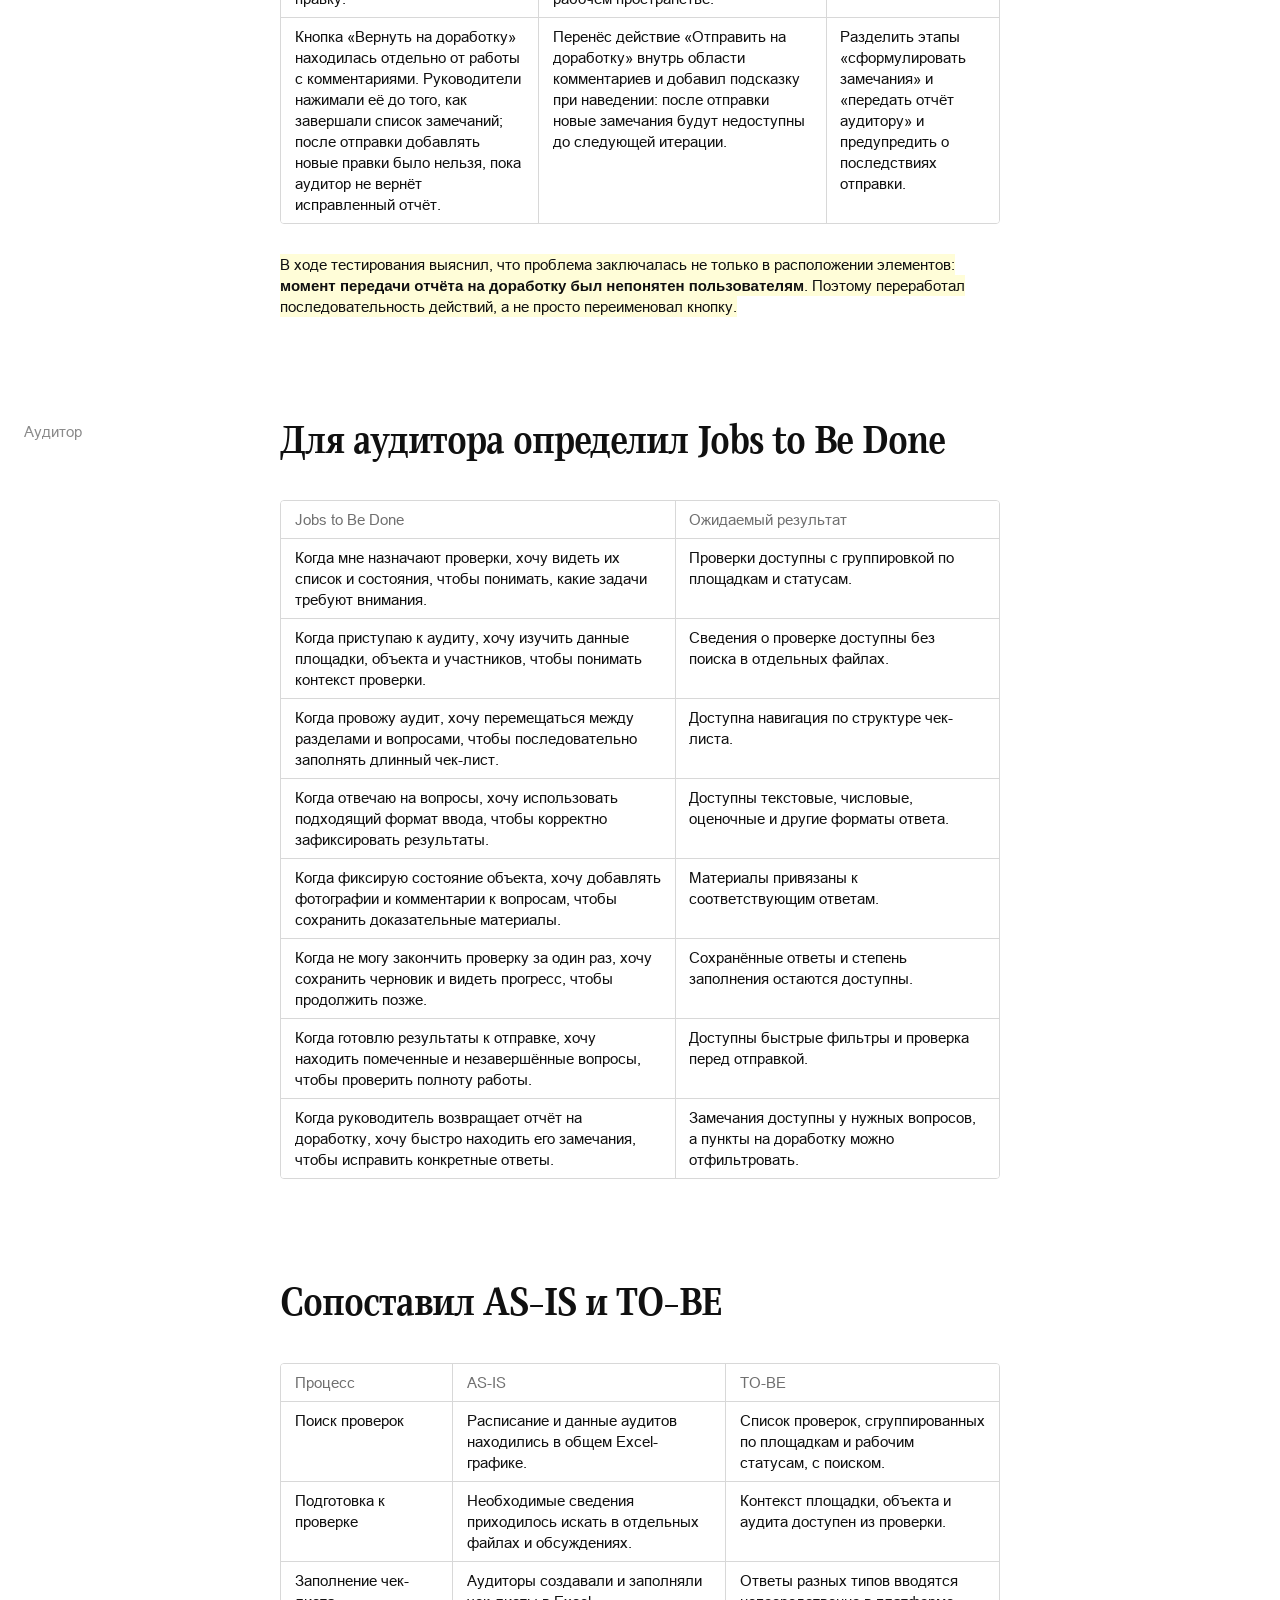
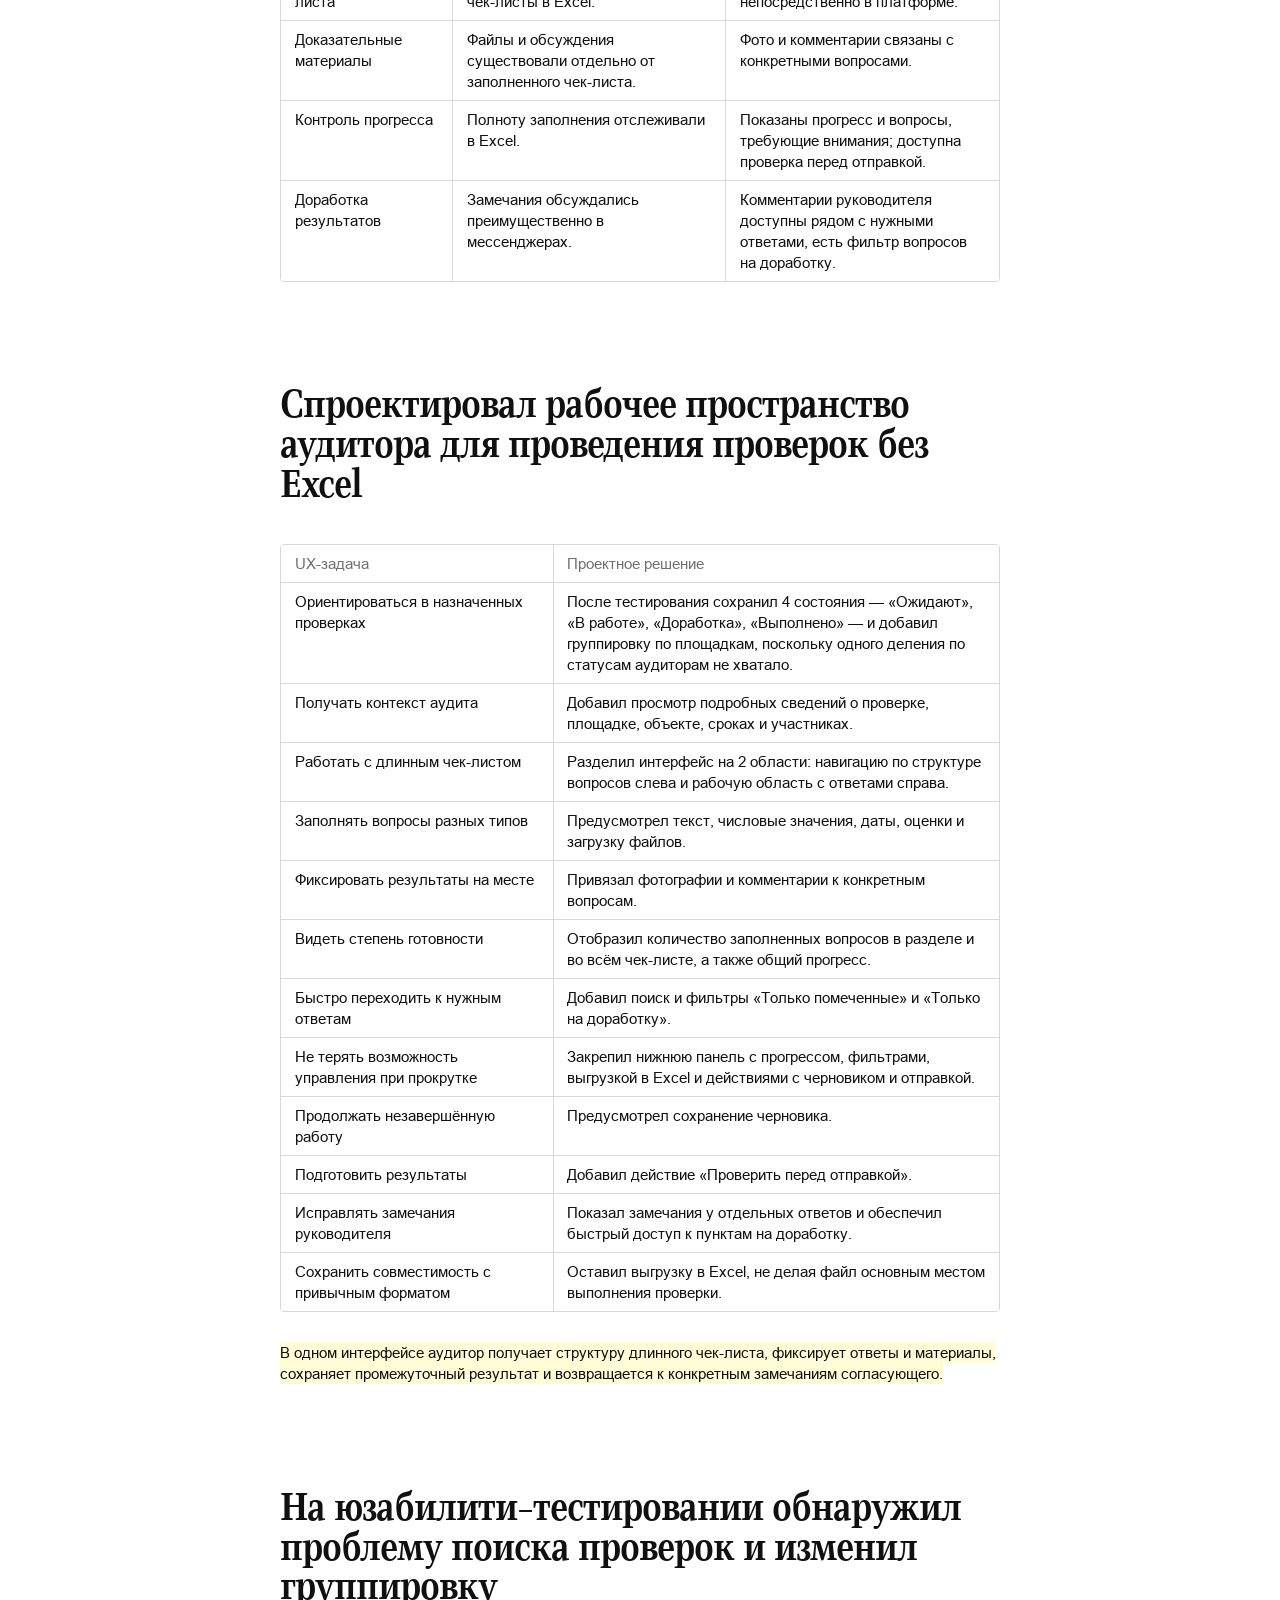
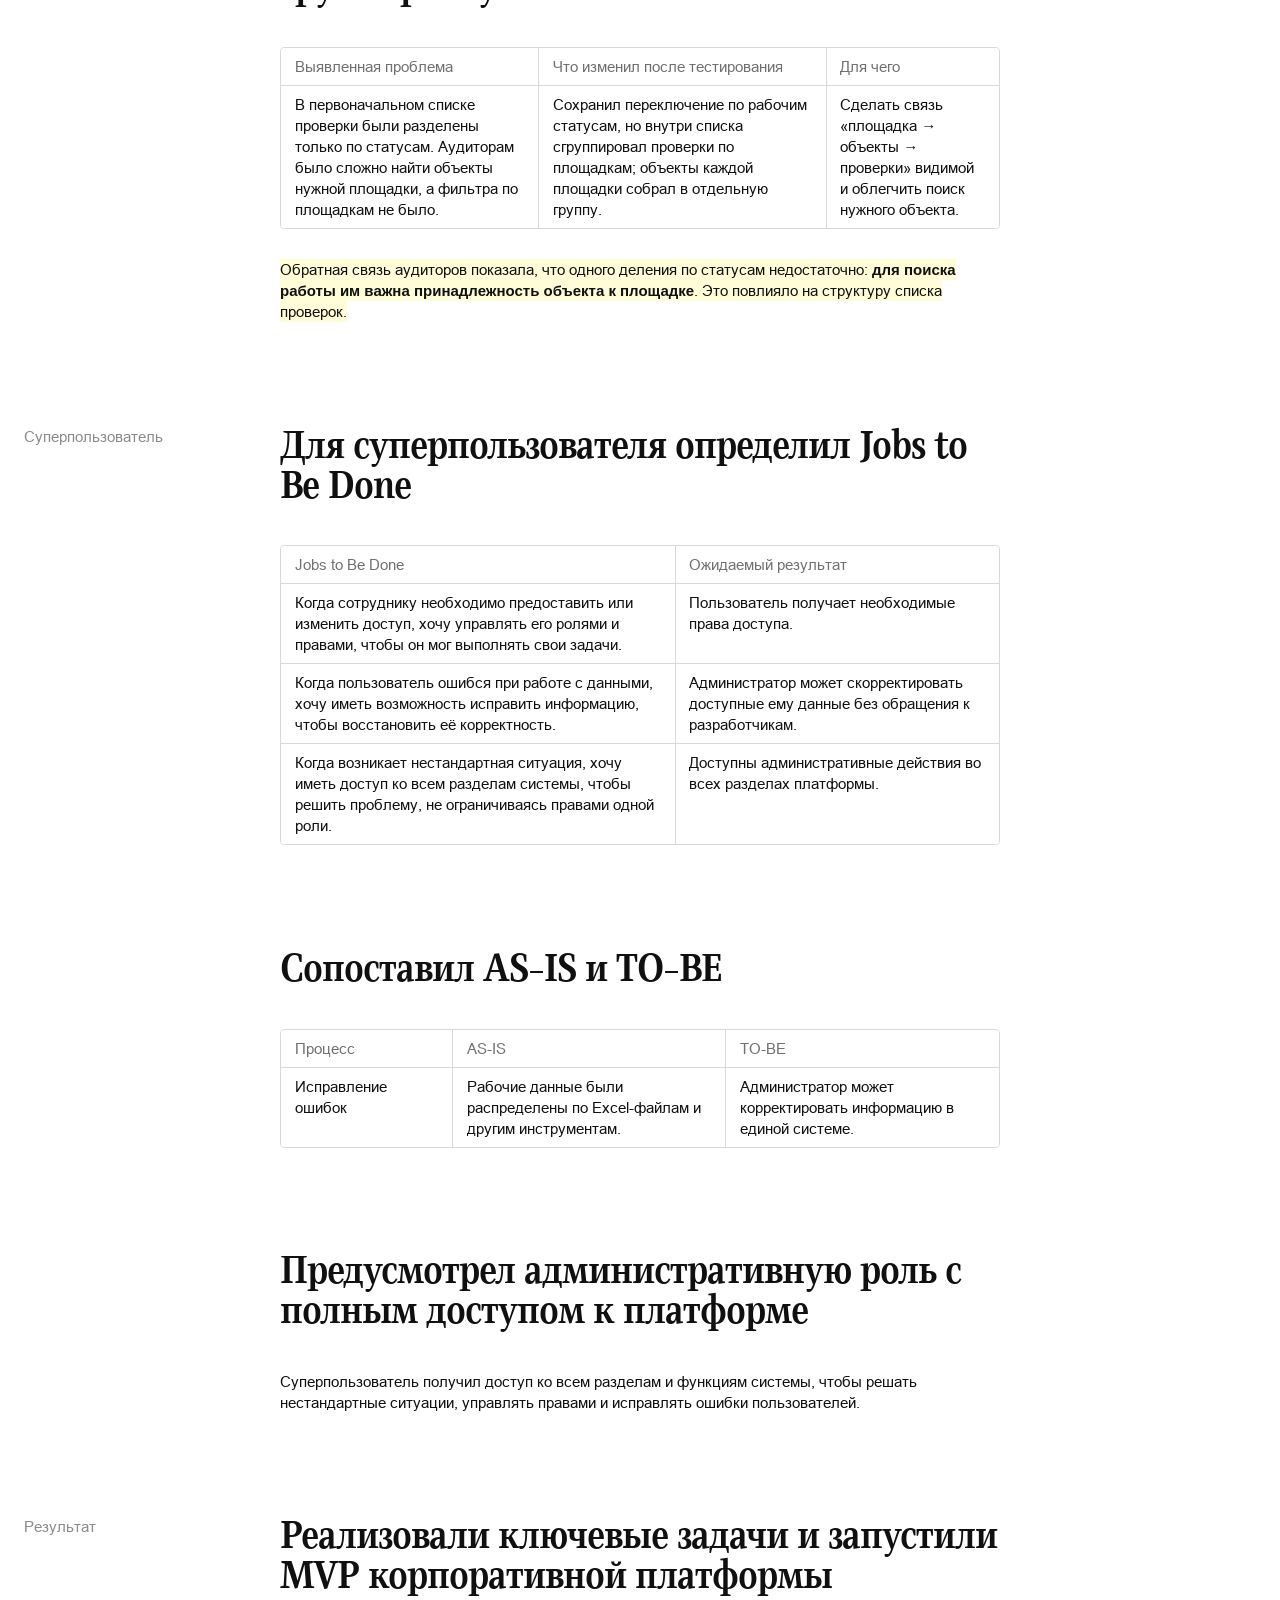
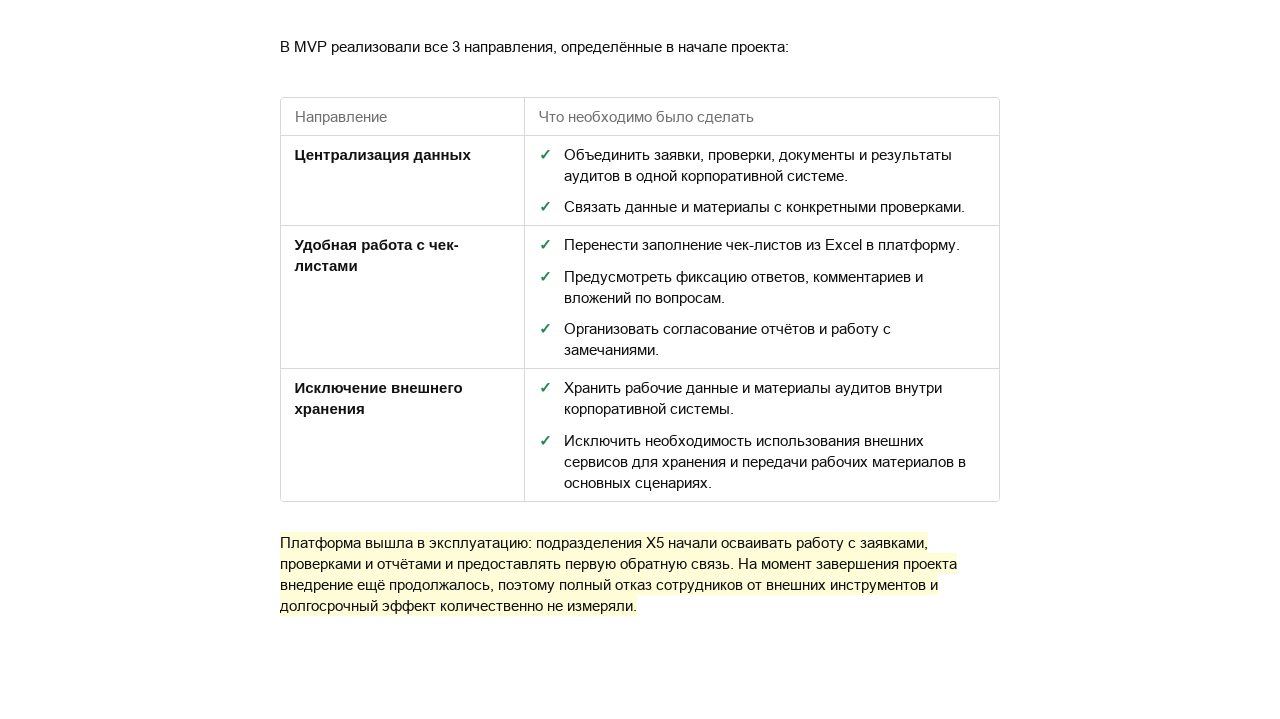
<file: x5/index.html>
<!doctype html>
<html lang="ru">
<head>
<meta charset="UTF-8"/>
<meta name="viewport" content="width=device-width, initial-scale=1"/>
<meta name="description" content="X5 — единая платформа для аудитов. Кейс продуктового дизайнера Никиты Козлова."/>
<title>X5 — рабочее пространство для аудиторов</title>
<link rel="icon" href="../favicon.ico?v=240" sizes="any"/>
<link rel="icon" type="image/png" sizes="32x32" href="../favicon-32.png?v=240"/>
<link rel="icon" type="image/png" sizes="192x192" href="../favicon-192.png?v=240"/>
<link rel="apple-touch-icon" sizes="180x180" href="../apple-touch-icon.png?v=240"/>
<link rel="preload" as="image" href="../assets/x5-cover-v3-sharp-2167x2096.webp"/>
<link rel="stylesheet" href="../styles.css?v=427-branding-end-spacing"/>
<style>
.x5-page .core-intro__media{background:#f4f4f4}
.x5-page .x5-intro__media{justify-content:flex-end;align-items:center;background:#f4f4f4}
/* Match ECHO’s visible cover rectangle while keeping the X5 screenshot’s aspect ratio undistorted. */
.x5-page .x5-intro__cover-frame{height:80%;aspect-ratio:1473 / 1425;flex:0 0 auto;overflow:hidden}
.x5-page .x5-intro__cover-frame .x5-intro__cover-image{display:block;width:100%;height:100%;max-width:none;object-fit:cover;object-position:left center}
.x5-page .case-body{padding-top:6.912rem;padding-bottom:6.912rem}
.x5-page .case-body>.case-section{width:100%;margin:6.912rem auto 0;padding-top:0}
.x5-page .case-body>.case-section:first-child{margin-top:0}
.x5-page .case-section>.case-block{position:relative;margin-top:5.76rem}
.x5-page .case-section>.case-block:first-child{margin-top:0}
.x5-page .case-section>.case-block>:is(.case-heading,.case-lead,.case-highlight,.x5-table-wrap){width:min(100%,720px);max-width:720px;margin-left:auto;margin-right:auto;box-sizing:border-box}
.x5-page .case-section .case-block--section-start>.case-section__label{position:absolute;top:0;left:calc(24px - var(--page-space));width:auto;max-width:none;margin:0;color:#8a8a8a;font:400 var(--text-size)/1.4 "Arial Portfolio",Arial,sans-serif;text-align:left;white-space:nowrap}
.x5-page .case-block>.case-heading+.case-lead,.x5-page .case-block>.case-heading+.x5-table-wrap{margin-top:2.666667rem}
.x5-page .case-block>.x5-table-wrap+.x5-conclusion{margin-top:2rem}
.x5-page .case-block>.case-lead+.x5-table-wrap{margin-top:1.466667rem}
.x5-page .x5-copy{font:400 var(--text-size)/1.4 "Arial Portfolio",Arial,sans-serif}
.x5-page .x5-conclusion{padding:0;background:transparent;line-height:1.4}
.x5-page .x5-conclusion .case-conclusion-mark{display:inline;background:#fffdd8;padding:2px 0;box-decoration-break:clone;-webkit-box-decoration-break:clone}
.x5-page .x5-table-wrap{overflow-x:auto}
.x5-page .x5-table{width:100%;max-width:none;table-layout:fixed}
.x5-page .case-body .x5-table{table-layout:fixed !important}.x5-page .case-body .x5-table th,.x5-page .case-body .x5-table td{width:auto !important; min-width:0; max-width:none;text-align:left;vertical-align:top;overflow-wrap:break-word;word-break:normal;box-sizing:border-box}
.x5-page .x5-table th{font-weight:700}
.x5-page .core-nav__scenarios{position:relative}
@media(max-width:1280px) and (min-width:1024px){.x5-page .case-section .case-block--section-start>.case-section__label{position:static;margin:0 auto 1.333333rem;width:min(100%,720px)}}
@media(prefers-reduced-motion:reduce){.x5-page .core-nav{transition:none}}
/* X5: matching task and delivery checklists, using the existing editorial table. */
.x5-page .x5-target-table td:first-child{font-weight:600}
.x5-page .x5-target-list{list-style:none;margin:0;padding:0;display:grid;gap:0.7em}
.x5-page .x5-target-list li{display:grid;grid-template-columns:minmax(0,1fr);align-items:start;min-width:0}
.x5-page .x5-target-list--done li{grid-template-columns:1.15em minmax(0,1fr);column-gap:0.55em}
.x5-page .x5-done-mark{color:#23884c;font-weight:700;line-height:inherit}
.x5-page #task .x5-table-wrap,.x5-page #result .x5-table-wrap{margin-top:2.666667rem}
.x5-page #result .x5-table-wrap+.x5-copy{margin-top:2rem}
</style>
</head>
<body class="core-page core-page--condensed typography-only x5-page">
<main class="core-intro" id="cover">
<section class="core-intro__copy" aria-labelledby="x5-title">
<h1 class="core-intro__title" id="x5-title">Исключил риски утечки данных, сократил трудозатраты сотрудников и устранил разрозненность коммуникаций для ритейл-гиганта Х5</h1>
<div class="core-intro__details"><section class="core-intro__group"><p class="core-intro__label">Мой вклад</p><p class="core-intro__value">Discovery, UX/UI Design, Usability Testing, Branding</p></section></div>
<p class="core-intro__year">2026</p>
</section><div class="core-intro__media x5-intro__media">
  <div class="x5-intro__cover-frame">
  <img
    class="x5-intro__cover-image"
    src="../assets/x5-cover-v3-sharp-2167x2096.webp"
    alt="Интерфейс страницы заявки в системе аудита X5"
    width="2167"
    height="2096"
    fetchpriority="high"
    decoding="async"
  />
  </div>
</div>
</main>
<a class="core-close" href="../#projects" aria-label="Закрыть кейс"><img src="../assets/icon-close.svg" alt="" width="24" height="24"/></a>
<div class="case-body"><section class="case-section" id="problem" data-case-section data-nav-anchor="problem">
<div class="case-block case-block--section-start"><p class="case-section__label">Проблема</p><h2 class="case-heading">Аудиторы X5 проводили проверки в разрозненных инструментах, не имея единой рабочей системы</h2>
<p class="case-lead x5-copy">Для внутренних и внешних проверок производственных площадок использовали несколько не связанных между собой инструментов.</p>
<div class="case-outline-table-wrap x5-table-wrap"><table class="case-outline-table x5-table x5-target-table"><colgroup><col style="width:34%"><col style="width:66%"></colgroup><thead><tr><th scope="col">Проблема</th><th scope="col">Как проявлялась</th></tr></thead><tbody>
<tr><td>Нет единого хранения данных</td><td>Заявки, расписание и результаты проверок фиксировали в Excel-файлах. Рабочие данные оставались вне единой корпоративной платформы.</td></tr>
<tr><td>Чек-листы в Excel</td><td>Аудиторы создавали и заполняли чек-листы в файлах, отдельно от остальных этапов работы с проверкой.</td></tr>
<tr><td>Коммуникации отдельно от аудита</td><td>Рабочие вопросы и материалы обсуждали в Telegram и других чатах, вне контекста конкретной проверки.</td></tr>
</tbody></table></div></div>
</section>

<section class="case-section" id="task" data-case-section data-nav-anchor="task">
<div class="case-block case-block--section-start"><p class="case-section__label">Задача</p><h2 class="case-heading">Объединить данные и проведение аудитов в одной корпоративной платформе</h2>
<p class="case-lead x5-copy">Передо мной стояли 3 задачи: централизовать данные аудитов, обеспечить работу с чек-листами внутри платформы и исключить необходимость хранения рабочих материалов во внешних инструментах.</p>
<div class="case-outline-table-wrap x5-table-wrap"><table class="case-outline-table x5-table x5-target-table"><colgroup><col style="width:34%"><col style="width:66%"></colgroup><thead><tr><th scope="col">Направление</th><th scope="col">Что необходимо было сделать</th></tr></thead><tbody><tr><td>Централизация данных</td><td><ul class="x5-target-list"><li><span>Объединить заявки, проверки, документы и результаты аудитов в одной корпоративной системе.</span></li><li><span>Связать данные и материалы с конкретными проверками.</span></li></ul></td></tr><tr><td>Удобная работа с чек-листами</td><td><ul class="x5-target-list"><li><span>Перенести заполнение чек-листов из Excel в платформу.</span></li><li><span>Предусмотреть фиксацию ответов, комментариев и вложений по вопросам.</span></li><li><span>Организовать согласование отчётов и работу с замечаниями.</span></li></ul></td></tr><tr><td>Исключение внешнего хранения</td><td><ul class="x5-target-list"><li><span>Хранить рабочие данные и материалы аудитов внутри корпоративной системы.</span></li><li><span>Исключить необходимость использования внешних сервисов для хранения и передачи рабочих материалов в основных сценариях.</span></li></ul></td></tr></tbody></table></div></div>
</section>

<section class="case-section" id="discovery" data-case-section data-nav-anchor="discovery">
<div class="case-block case-block--section-start"><p class="case-section__label">Discovery</p><h2 class="case-heading">4 роли с разными задачами внутри одного рабочего процесса</h2>
<div class="case-outline-table-wrap x5-table-wrap"><table class="case-outline-table x5-table"><colgroup><col style="width:35%"><col style="width:65%"></colgroup><thead><tr><th scope="col">Роль</th><th scope="col">Основные задачи</th></tr></thead><tbody><tr><td>Инициатор проверки</td><td>Создаёт заявки, назначает аудиторов и наблюдателей, отслеживает статусы заявок.</td></tr>
<tr><td>Руководитель аудита</td><td>Управляет площадками и командами, проверяет результаты аудитов, оставляет замечания и согласовывает отчёты.</td></tr>
<tr><td>Аудитор</td><td>Проводит проверки, заполняет чек-листы и фиксирует результаты.</td></tr>
<tr><td>Суперпользователь</td><td>Администрирует платформу, управляет правами доступа и корректирует данные при нестандартных ситуациях.</td></tr></tbody></table></div>
<p class="case-highlight x5-conclusion"><span class="case-conclusion-mark">Единая система со сквозными сценариями и разграниченными правами доступа.</span></p></div>
</section>

<section class="case-section" id="mvp" data-case-section data-nav-anchor="mvp">
<div class="case-block case-block--section-start"><p class="case-section__label">MVP</p><h2 class="case-heading">Определил MVP через ключевые сценарии 4 пользовательских ролей</h2>
<p class="case-lead x5-copy">MVP должен был охватить полный цикл аудита — от создания заявки и планирования до проведения проверки, фиксации результатов и коммуникации внутри платформы. Для этого определил ключевые сценарии каждой роли: вместе они составили минимальный функциональный объём первой версии продукта.</p></div>
</section>

<section class="case-section" id="initiator" data-case-section data-nav-anchor="initiator">
<div class="case-block case-block--section-start"><p class="case-section__label">Инициатор</p><h2 class="case-heading">Начал с инициатора проверки: сформулировал Jobs to Be Done</h2>
<div class="case-outline-table-wrap x5-table-wrap"><table class="case-outline-table x5-table"><colgroup><col style="width:55%"><col style="width:45%"></colgroup><thead><tr><th scope="col">Jobs to Be Done</th><th scope="col">Ожидаемый результат</th></tr></thead><tbody><tr><td>Когда требуется провести аудит, хочу выбрать его вид, площадку и объекты, чтобы задать область проверки.</td><td>Определены объекты аудита; видны связанные чек-листы, ответственные и их контакты.</td></tr>
<tr><td>Когда планирую аудит, хочу указать тип проведения и дату, чтобы зафиксировать параметры будущей проверки.</td><td>В заявке сохранены периодичность и запланированная дата.</td></tr>
<tr><td>Когда создаю заявку, хочу назначить аудиторов и указать наблюдателей, чтобы определить состав участников.</td><td>Участники указаны в заявке.</td></tr>
<tr><td>Когда передаю заявку в работу, хочу добавить комментарий и документы, чтобы предоставить контекст проверки.</td><td>Комментарий и вложения хранятся вместе с заявкой.</td></tr>
<tr><td>Когда заявка создана, хочу видеть её статус и подробные данные, чтобы понимать, что происходит с запросом.</td><td>Состояние и параметры заявки доступны в одном месте.</td></tr>
<tr><td>Когда планы меняются, хочу редактировать, приостанавливать или отменять заявку, чтобы актуализировать запрос.</td><td>Заявкой можно управлять после создания.</td></tr>
<tr><td>Когда нужно восстановить ход работы, хочу увидеть историю действий и связанные проверки, чтобы понимать, что менялось.</td><td>Доступны хронология изменений и связи с проверками.</td></tr></tbody></table></div></div>
<div class="case-block"><h2 class="case-heading">Сопоставил AS-IS и TO-BE</h2>
<div class="case-outline-table-wrap x5-table-wrap"><table class="case-outline-table x5-table"><colgroup><col style="width:24%"><col style="width:38%"><col style="width:38%"></colgroup><thead><tr><th scope="col">Процесс</th><th scope="col">AS-IS</th><th scope="col">TO-BE</th></tr></thead><tbody><tr><td>Создание заявки</td><td>Сведения о проверках вносили в общий Excel-график.</td><td>Инициатор создаёт заявку с указанием площадки, объектов и вида аудита внутри платформы.</td></tr>
<tr><td>Планирование</td><td>Даты и организационные сведения фиксировали в Excel; уточнения обсуждали в чатах.</td><td>Инициатор выбирает дату, тип проверки, аудиторов и наблюдателей в одной форме.</td></tr>
<tr><td>Передача контекста</td><td>Рабочие обсуждения и обмен материалами происходили отдельно от Excel.</td><td>Комментарий и вложения сохраняются в контексте заявки.</td></tr>
<tr><td>Контроль и изменения</td><td>Сведения о проверках находились в Excel, а обсуждения — в чатах.</td><td>Статус, редактирование, приостановка, отмена и история действий доступны на странице заявки.</td></tr></tbody></table></div></div>
<div class="case-block"><h2 class="case-heading">Спроектировал создание заявки в 3 шага и управление её жизненным циклом</h2>
<div class="case-outline-table-wrap x5-table-wrap"><table class="case-outline-table x5-table"><colgroup><col style="width:38%"><col style="width:62%"></colgroup><thead><tr><th scope="col">Проектное решение</th><th scope="col">Реализация</th></tr></thead><tbody><tr><td>Пошаговое создание</td><td>Разделил форму на 3 этапа: «Площадка», «Общее» и «Вложения».</td></tr>
<tr><td>Область проверки</td><td>Предусмотрел выбор площадки и объектов с отображением связанных чек-листов, ответственных и контактов.</td></tr>
<tr><td>Параметры и участники</td><td>Объединил выбор типа проверки, даты, аудиторов, наблюдателей и ввод комментария на этапе «Общее».</td></tr>
<tr><td>Сопроводительные материалы</td><td>Выделил отдельный этап для загрузки и удаления вложений.</td></tr>
<tr><td>Детальная страница</td><td>Организовал данные заявки по вкладкам «Площадка», «Данные» и «Вложения»; вывел статус и действия для редактирования, приостановки и отмены.</td></tr>
<tr><td>История изменений</td><td>Предусмотрел просмотр действий с датами, временем и участниками, а также связанных проверок.</td></tr></tbody></table></div>
<p class="case-highlight x5-conclusion"><span class="case-conclusion-mark">Для инициатора предусмотрел разделы «Заявки» и «Профиль». Управление шаблонами чек-листов и администрирование площадок в эту роль не входят.</span></p></div>
</section>

<section class="case-section" id="manager" data-case-section data-nav-anchor="manager">
<div class="case-block case-block--section-start"><p class="case-section__label">Руководитель</p><h2 class="case-heading">Для руководителя аудита определил Jobs to Be Done</h2>
<div class="case-outline-table-wrap x5-table-wrap"><table class="case-outline-table x5-table"><colgroup><col style="width:55%"><col style="width:45%"></colgroup><thead><tr><th scope="col">Jobs to Be Done</th><th scope="col">Ожидаемый результат</th></tr></thead><tbody><tr><td>Когда в команду приходит новый сотрудник, хочу добавить его в систему и назначить нужные роли, чтобы предоставить доступ к рабочим функциям.</td><td>Создан профиль сотрудника с соответствующими ролями и правами доступа.</td></tr>
<tr><td>Когда управляю командой, хочу видеть сотрудников, их роли и статус активности, чтобы контролировать состав участников аудита.</td><td>Доступны контактные и организационные данные сотрудников, назначенные роли и статусы.</td></tr>
<tr><td>Когда к аудиту подключается новая площадка, хочу завести её в системе, чтобы использовать данные при подготовке и проведении проверок.</td><td>Площадка доступна для дальнейшей работы с аудитами.</td></tr>
<tr><td>Когда проверяю результаты работы команды, хочу находить отчёты по площадке, объекту, аудитору и статусу, чтобы быстро переходить к нужному результату.</td><td>Нужные отчёты доступны через поиск и фильтры.</td></tr>
<tr><td>Когда получаю отчёт на согласование, хочу видеть его статус и показатели, чтобы оценить состояние проверки перед детальным изучением.</td><td>Доступны сводные данные о проверке и прохождении чек-листа.</td></tr>
<tr><td>Когда изучаю отчёт, хочу видеть ответы и подтверждающие материалы по каждому вопросу, чтобы оценить корректность результатов.</td><td>Ответы и материалы доступны в контексте пунктов чек-листа.</td></tr>
<tr><td>Когда нахожу неточность, хочу оставить замечание к конкретному ответу, чтобы аудитор понимал, что исправить.</td><td>Замечание связано с нужным вопросом и доступно аудитору.</td></tr>
<tr><td>Когда аудитор доработал отчёт, хочу видеть исправленные ответы и предыдущие итерации, чтобы проверить изменения без повторного просмотра всего документа.</td><td>Доступны история итераций и просмотр исправленных ответов.</td></tr>
<tr><td>Когда отчёт готов, хочу согласовать его или вернуть на доработку, чтобы контролировать качество итоговых результатов.</td><td>Отчёт получает соответствующий статус, а замечания передаются аудитору.</td></tr></tbody></table></div></div>
<div class="case-block"><h2 class="case-heading">Сопоставил AS-IS и TO-BE</h2>
<div class="case-outline-table-wrap x5-table-wrap"><table class="case-outline-table x5-table"><colgroup><col style="width:24%"><col style="width:38%"><col style="width:38%"></colgroup><thead><tr><th scope="col">Процесс</th><th scope="col">AS-IS</th><th scope="col">TO-BE</th></tr></thead><tbody><tr><td>Поиск и контроль результатов</td><td>Результаты проверок и заполненные чек-листы находились в Excel-файлах.</td><td>Список отчётов с группировкой по площадкам, фильтрами, статусами и показателями прохождения.</td></tr>
<tr><td>Замечания к результатам</td><td>Уточнения и обсуждения велись отдельно от файлов, преимущественно в Telegram.</td><td>Текстовые замечания непосредственно к ответам чек-листа.</td></tr></tbody></table></div></div>
<div class="case-block"><h2 class="case-heading">Спроектировал управление пользователями и согласование результатов аудита</h2>
<div class="case-outline-table-wrap x5-table-wrap"><table class="case-outline-table x5-table"><colgroup><col style="width:38%"><col style="width:62%"></colgroup><thead><tr><th scope="col">UX-задача</th><th scope="col">Проектное решение</th></tr></thead><tbody><tr><td>Видеть состав команды</td><td>В списке пользователей отобразил ФИО, контакты, тип сотрудника, статус активности и назначенные роли.</td></tr>
<tr><td>Управлять профилем сотрудника</td><td>Разделил данные и роли по вкладкам; предусмотрел контактные и организационные поля, в том числе компанию, дирекцию и табельный номер.</td></tr>
<tr><td>Учитывать совмещение обязанностей</td><td>Предусмотрел возможность назначать несколько ролей одному пользователю.</td></tr>
<tr><td>Находить отчёты по разным площадкам</td><td>Сгруппировал отчёты по площадкам, а отдельные проверки представил строками объектов внутри каждой группы.</td></tr>
<tr><td>Быстро отбирать результаты</td><td>Добавил поиск и фильтрацию по площадке, объекту, аудитору, согласующему, дате и статусу.</td></tr>
<tr><td>Получать сводку без открытия отчёта</td><td>Предусмотрел данные о проценте прохождения, баллах, вопросах, несоответствиях, сроках и участниках проверки.</td></tr>
<tr><td>Изучать результат на уровне отдельного вопроса</td><td>Представил в отчёте ответы аудитора, фотографии и комментарии в контексте пунктов чек-листа.</td></tr>
<tr><td>Передавать точные замечания</td><td>Связал текстовый комментарий с конкретным ответом и разместил постоянную область замечаний внутри отчёта вместо отдельного поп-апа.</td></tr>
<tr><td>Повторно проверять исправления</td><td>Добавил переключение между итерациями и просмотр только исправленных ответов.</td></tr>
<tr><td>Управлять согласованием</td><td>Сохранил согласование отчёта, а отправку на доработку перенёс внутрь области замечаний с предупреждением об ограничении дальнейшего редактирования.</td></tr></tbody></table></div>
<p class="case-highlight x5-conclusion"><span class="case-conclusion-mark">Замечания руководителя связаны с конкретными ответами, а последующие итерации позволяют сосредоточиться на доработанных пунктах, не просматривая весь отчёт заново.</span></p></div>
<div class="case-block"><h2 class="case-heading">На юзабилити-тестировании выявил 2 проблемы в согласовании отчётов и переработал сценарий</h2>
<div class="case-outline-table-wrap x5-table-wrap"><table class="case-outline-table x5-table"><colgroup><col style="width:36%"><col style="width:40%"><col style="width:24%"></colgroup><thead><tr><th scope="col">Выявленная проблема</th><th scope="col">Что изменил после тестирования</th><th scope="col">Для чего</th></tr></thead><tbody><tr><td>Замечания добавлялись через отдельное всплывающее окно. Руководителю приходилось выходить из контекста отчёта, чтобы оставить следующую правку.</td><td>Заменил поп-ап постоянно доступной областью комментариев непосредственно в отчёте, чтобы можно было просматривать ответы и фиксировать замечания в одном рабочем пространстве.</td><td>Не прерывать проверку отчёта при переходе между ответами и замечаниями.</td></tr>
<tr><td>Кнопка «Вернуть на доработку» находилась отдельно от работы с комментариями. Руководители нажимали её до того, как завершали список замечаний; после отправки добавлять новые правки было нельзя, пока аудитор не вернёт исправленный отчёт.</td><td>Перенёс действие «Отправить на доработку» внутрь области комментариев и добавил подсказку при наведении: после отправки новые замечания будут недоступны до следующей итерации.</td><td>Разделить этапы «сформулировать замечания» и «передать отчёт аудитору» и предупредить о последствиях отправки.</td></tr></tbody></table></div>
<p class="case-highlight x5-conclusion"><span class="case-conclusion-mark">В ходе тестирования выяснил, что проблема заключалась не только в расположении элементов: <strong>момент передачи отчёта на доработку был непонятен пользователям</strong>. Поэтому переработал последовательность действий, а не просто переименовал кнопку.</span></p></div>
</section>

<section class="case-section" id="auditor" data-case-section data-nav-anchor="auditor">
<div class="case-block case-block--section-start"><p class="case-section__label">Аудитор</p><h2 class="case-heading">Для аудитора определил Jobs to Be Done</h2>
<div class="case-outline-table-wrap x5-table-wrap"><table class="case-outline-table x5-table"><colgroup><col style="width:55%"><col style="width:45%"></colgroup><thead><tr><th scope="col">Jobs to Be Done</th><th scope="col">Ожидаемый результат</th></tr></thead><tbody><tr><td>Когда мне назначают проверки, хочу видеть их список и состояния, чтобы понимать, какие задачи требуют внимания.</td><td>Проверки доступны с группировкой по площадкам и статусам.</td></tr>
<tr><td>Когда приступаю к аудиту, хочу изучить данные площадки, объекта и участников, чтобы понимать контекст проверки.</td><td>Сведения о проверке доступны без поиска в отдельных файлах.</td></tr>
<tr><td>Когда провожу аудит, хочу перемещаться между разделами и вопросами, чтобы последовательно заполнять длинный чек-лист.</td><td>Доступна навигация по структуре чек-листа.</td></tr>
<tr><td>Когда отвечаю на вопросы, хочу использовать подходящий формат ввода, чтобы корректно зафиксировать результаты.</td><td>Доступны текстовые, числовые, оценочные и другие форматы ответа.</td></tr>
<tr><td>Когда фиксирую состояние объекта, хочу добавлять фотографии и комментарии к вопросам, чтобы сохранить доказательные материалы.</td><td>Материалы привязаны к соответствующим ответам.</td></tr>
<tr><td>Когда не могу закончить проверку за один раз, хочу сохранить черновик и видеть прогресс, чтобы продолжить позже.</td><td>Сохранённые ответы и степень заполнения остаются доступны.</td></tr>
<tr><td>Когда готовлю результаты к отправке, хочу находить помеченные и незавершённые вопросы, чтобы проверить полноту работы.</td><td>Доступны быстрые фильтры и проверка перед отправкой.</td></tr>
<tr><td>Когда руководитель возвращает отчёт на доработку, хочу быстро находить его замечания, чтобы исправить конкретные ответы.</td><td>Замечания доступны у нужных вопросов, а пункты на доработку можно отфильтровать.</td></tr></tbody></table></div></div>
<div class="case-block"><h2 class="case-heading">Сопоставил AS-IS и TO-BE</h2>
<div class="case-outline-table-wrap x5-table-wrap"><table class="case-outline-table x5-table"><colgroup><col style="width:24%"><col style="width:38%"><col style="width:38%"></colgroup><thead><tr><th scope="col">Процесс</th><th scope="col">AS-IS</th><th scope="col">TO-BE</th></tr></thead><tbody><tr><td>Поиск проверок</td><td>Расписание и данные аудитов находились в общем Excel-графике.</td><td>Список проверок, сгруппированных по площадкам и рабочим статусам, с поиском.</td></tr>
<tr><td>Подготовка к проверке</td><td>Необходимые сведения приходилось искать в отдельных файлах и обсуждениях.</td><td>Контекст площадки, объекта и аудита доступен из проверки.</td></tr>
<tr><td>Заполнение чек-листа</td><td>Аудиторы создавали и заполняли чек-листы в Excel.</td><td>Ответы разных типов вводятся непосредственно в платформе.</td></tr>
<tr><td>Доказательные материалы</td><td>Файлы и обсуждения существовали отдельно от заполненного чек-листа.</td><td>Фото и комментарии связаны с конкретными вопросами.</td></tr>
<tr><td>Контроль прогресса</td><td>Полноту заполнения отслеживали в Excel.</td><td>Показаны прогресс и вопросы, требующие внимания; доступна проверка перед отправкой.</td></tr>
<tr><td>Доработка результатов</td><td>Замечания обсуждались преимущественно в мессенджерах.</td><td>Комментарии руководителя доступны рядом с нужными ответами, есть фильтр вопросов на доработку.</td></tr></tbody></table></div></div>
<div class="case-block"><h2 class="case-heading">Спроектировал рабочее пространство аудитора для проведения проверок без Excel</h2>
<div class="case-outline-table-wrap x5-table-wrap"><table class="case-outline-table x5-table"><colgroup><col style="width:38%"><col style="width:62%"></colgroup><thead><tr><th scope="col">UX-задача</th><th scope="col">Проектное решение</th></tr></thead><tbody><tr><td>Ориентироваться в назначенных проверках</td><td>После тестирования сохранил 4 состояния — «Ожидают», «В работе», «Доработка», «Выполнено» — и добавил группировку по площадкам, поскольку одного деления по статусам аудиторам не хватало.</td></tr>
<tr><td>Получать контекст аудита</td><td>Добавил просмотр подробных сведений о проверке, площадке, объекте, сроках и участниках.</td></tr>
<tr><td>Работать с длинным чек-листом</td><td>Разделил интерфейс на 2 области: навигацию по структуре вопросов слева и рабочую область с ответами справа.</td></tr>
<tr><td>Заполнять вопросы разных типов</td><td>Предусмотрел текст, числовые значения, даты, оценки и загрузку файлов.</td></tr>
<tr><td>Фиксировать результаты на месте</td><td>Привязал фотографии и комментарии к конкретным вопросам.</td></tr>
<tr><td>Видеть степень готовности</td><td>Отобразил количество заполненных вопросов в разделе и во всём чек-листе, а также общий прогресс.</td></tr>
<tr><td>Быстро переходить к нужным ответам</td><td>Добавил поиск и фильтры «Только помеченные» и «Только на доработку».</td></tr>
<tr><td>Не терять возможность управления при прокрутке</td><td>Закрепил нижнюю панель с прогрессом, фильтрами, выгрузкой в Excel и действиями с черновиком и отправкой.</td></tr>
<tr><td>Продолжать незавершённую работу</td><td>Предусмотрел сохранение черновика.</td></tr>
<tr><td>Подготовить результаты</td><td>Добавил действие «Проверить перед отправкой».</td></tr>
<tr><td>Исправлять замечания руководителя</td><td>Показал замечания у отдельных ответов и обеспечил быстрый доступ к пунктам на доработку.</td></tr>
<tr><td>Сохранить совместимость с привычным форматом</td><td>Оставил выгрузку в Excel, не делая файл основным местом выполнения проверки.</td></tr></tbody></table></div>
<p class="case-highlight x5-conclusion"><span class="case-conclusion-mark">В одном интерфейсе аудитор получает структуру длинного чек-листа, фиксирует ответы и материалы, сохраняет промежуточный результат и возвращается к конкретным замечаниям согласующего.</span></p></div>
<div class="case-block"><h2 class="case-heading">На юзабилити-тестировании обнаружил проблему поиска проверок и изменил группировку</h2>
<div class="case-outline-table-wrap x5-table-wrap"><table class="case-outline-table x5-table"><colgroup><col style="width:36%"><col style="width:40%"><col style="width:24%"></colgroup><thead><tr><th scope="col">Выявленная проблема</th><th scope="col">Что изменил после тестирования</th><th scope="col">Для чего</th></tr></thead><tbody><tr><td>В первоначальном списке проверки были разделены только по статусам. Аудиторам было сложно найти объекты нужной площадки, а фильтра по площадкам не было.</td><td>Сохранил переключение по рабочим статусам, но внутри списка сгруппировал проверки по площадкам; объекты каждой площадки собрал в отдельную группу.</td><td>Сделать связь «площадка → объекты → проверки» видимой и облегчить поиск нужного объекта.</td></tr></tbody></table></div>
<p class="case-highlight x5-conclusion"><span class="case-conclusion-mark">Обратная связь аудиторов показала, что одного деления по статусам недостаточно: <strong>для поиска работы им важна принадлежность объекта к площадке</strong>. Это повлияло на структуру списка проверок.</span></p></div>
</section>

<section class="case-section" id="superuser" data-case-section data-nav-anchor="superuser">
<div class="case-block case-block--section-start"><p class="case-section__label">Суперпользователь</p><h2 class="case-heading">Для суперпользователя определил Jobs to Be Done</h2>
<div class="case-outline-table-wrap x5-table-wrap"><table class="case-outline-table x5-table"><colgroup><col style="width:55%"><col style="width:45%"></colgroup><thead><tr><th scope="col">Jobs to Be Done</th><th scope="col">Ожидаемый результат</th></tr></thead><tbody><tr><td>Когда сотруднику необходимо предоставить или изменить доступ, хочу управлять его ролями и правами, чтобы он мог выполнять свои задачи.</td><td>Пользователь получает необходимые права доступа.</td></tr>
<tr><td>Когда пользователь ошибся при работе с данными, хочу иметь возможность исправить информацию, чтобы восстановить её корректность.</td><td>Администратор может скорректировать доступные ему данные без обращения к разработчикам.</td></tr>
<tr><td>Когда возникает нестандартная ситуация, хочу иметь доступ ко всем разделам системы, чтобы решить проблему, не ограничиваясь правами одной роли.</td><td>Доступны административные действия во всех разделах платформы.</td></tr></tbody></table></div></div>
<div class="case-block"><h2 class="case-heading">Сопоставил AS-IS и TO-BE</h2>
<div class="case-outline-table-wrap x5-table-wrap"><table class="case-outline-table x5-table"><colgroup><col style="width:24%"><col style="width:38%"><col style="width:38%"></colgroup><thead><tr><th scope="col">Процесс</th><th scope="col">AS-IS</th><th scope="col">TO-BE</th></tr></thead><tbody><tr><td>Исправление ошибок</td><td>Рабочие данные были распределены по Excel-файлам и другим инструментам.</td><td>Администратор может корректировать информацию в единой системе.</td></tr></tbody></table></div></div>
<div class="case-block"><h2 class="case-heading">Предусмотрел административную роль с полным доступом к платформе</h2>
<p class="case-lead x5-copy">Суперпользователь получил доступ ко всем разделам и функциям системы, чтобы решать нестандартные ситуации, управлять правами и исправлять ошибки пользователей.</p></div>
</section>

<section class="case-section" id="result" data-case-section data-nav-anchor="result">
<div class="case-block case-block--section-start"><p class="case-section__label">Результат</p><h2 class="case-heading">Реализовали ключевые задачи и запустили MVP корпоративной платформы</h2>
<p class="case-lead x5-copy">В MVP реализовали все 3 направления, определённые в начале проекта:</p>
<div class="case-outline-table-wrap x5-table-wrap"><table class="case-outline-table x5-table x5-target-table"><colgroup><col style="width:34%"><col style="width:66%"></colgroup><thead><tr><th scope="col">Направление</th><th scope="col">Что необходимо было сделать</th></tr></thead><tbody><tr><td>Централизация данных</td><td><ul class="x5-target-list x5-target-list--done"><li><span class="x5-done-mark" aria-label="Выполнено">✓</span><span>Объединить заявки, проверки, документы и результаты аудитов в одной корпоративной системе.</span></li><li><span class="x5-done-mark" aria-label="Выполнено">✓</span><span>Связать данные и материалы с конкретными проверками.</span></li></ul></td></tr><tr><td>Удобная работа с чек-листами</td><td><ul class="x5-target-list x5-target-list--done"><li><span class="x5-done-mark" aria-label="Выполнено">✓</span><span>Перенести заполнение чек-листов из Excel в платформу.</span></li><li><span class="x5-done-mark" aria-label="Выполнено">✓</span><span>Предусмотреть фиксацию ответов, комментариев и вложений по вопросам.</span></li><li><span class="x5-done-mark" aria-label="Выполнено">✓</span><span>Организовать согласование отчётов и работу с замечаниями.</span></li></ul></td></tr><tr><td>Исключение внешнего хранения</td><td><ul class="x5-target-list x5-target-list--done"><li><span class="x5-done-mark" aria-label="Выполнено">✓</span><span>Хранить рабочие данные и материалы аудитов внутри корпоративной системы.</span></li><li><span class="x5-done-mark" aria-label="Выполнено">✓</span><span>Исключить необходимость использования внешних сервисов для хранения и передачи рабочих материалов в основных сценариях.</span></li></ul></td></tr></tbody></table></div>
<p class="case-highlight x5-conclusion"><span class="case-conclusion-mark">Платформа вышла в эксплуатацию: подразделения X5 начали осваивать работу с заявками, проверками и отчётами и предоставлять первую обратную связь. На момент завершения проекта внедрение ещё продолжалось, поэтому полный отказ сотрудников от внешних инструментов и долгосрочный эффект количественно не измеряли.</span></p>
</div>
</section></div>
<nav class="core-nav" aria-label="Разделы кейса" aria-hidden="true" inert>
<ul class="core-nav__list">
<li><a class="core-nav__link" href="#problem" data-nav-key="problem">Проблема</a></li>
<li><a class="core-nav__link" href="#task" data-nav-key="task">Задача</a></li>
<li><a class="core-nav__link" href="#discovery" data-nav-key="discovery">Discovery</a></li>
<li class="core-nav__scenarios"><button class="core-nav__toggle" type="button" aria-expanded="false" aria-controls="x5-nav-design-links">Проектирование <span class="core-nav__chevron" aria-hidden="true"></span></button>
<ul class="core-nav__submenu" id="x5-nav-design-links" aria-label="Проектирование" hidden>
<li><a class="core-nav__link core-nav__sublink" href="#mvp" data-nav-key="mvp">MVP</a></li>
<li><a class="core-nav__link core-nav__sublink" href="#initiator" data-nav-key="initiator">Инициатор</a></li>
<li><a class="core-nav__link core-nav__sublink" href="#manager" data-nav-key="manager">Руководитель</a></li>
<li><a class="core-nav__link core-nav__sublink" href="#auditor" data-nav-key="auditor">Аудитор</a></li>
<li><a class="core-nav__link core-nav__sublink" href="#superuser" data-nav-key="superuser">Суперпользователь</a></li>
</ul></li>
<li><a class="core-nav__link" href="#result" data-nav-key="result">Результат</a></li>
</ul>
</nav>
<main class="mobile-note"><div class="mobile-note__content"><h1>Проекты лучше смотреть на большом экране</h1><p>Откройте сайт на компьютере — так макеты сохранят все детали.</p></div></main>
<script>
(()=>{
const intro=document.querySelector('.core-intro'),nav=document.querySelector('.core-nav');
const links=[...nav.querySelectorAll('.core-nav__link')],toggle=nav.querySelector('.core-nav__toggle'),submenu=nav.querySelector('.core-nav__submenu');
const keys=new Set(['mvp','initiator','manager','auditor','superuser']);
const anchors=links.map(link=>({link,section:document.getElementById(link.dataset.navKey)})).filter(x=>x.section);
const menu=open=>{submenu.hidden=!open;toggle.setAttribute('aria-expanded',String(open));};
const update=()=>{
 const visible=scrollY>intro.offsetHeight*.65;
 nav.classList.toggle('is-visible',visible);nav.setAttribute('aria-hidden',String(!visible));
 if(visible)nav.removeAttribute('inert');else{nav.setAttribute('inert','');menu(false);}
 let active=anchors[0];for(const a of anchors){if(a.section.getBoundingClientRect().top<=innerHeight*.38)active=a;else break;}
 for(const a of anchors){if(a===active)a.link.setAttribute('aria-current','location');else a.link.removeAttribute('aria-current');}
 toggle.classList.toggle('is-current',keys.has(active.link.dataset.navKey));
};
toggle.addEventListener('click',()=>menu(submenu.hidden));
links.forEach(x=>x.addEventListener('click',()=>menu(false)));
document.addEventListener('keydown',e=>{if(e.key==='Escape'&&!submenu.hidden){menu(false);toggle.focus();}});
document.addEventListener('click',e=>{if(!e.target.closest('.core-nav__scenarios'))menu(false);});
window.addEventListener('scroll',update,{passive:true});window.addEventListener('resize',update,{passive:true});
window.addEventListener('pageshow',()=>{menu(false);update();});menu(false);update();
})();
</script>
</body>
</html>
</file>
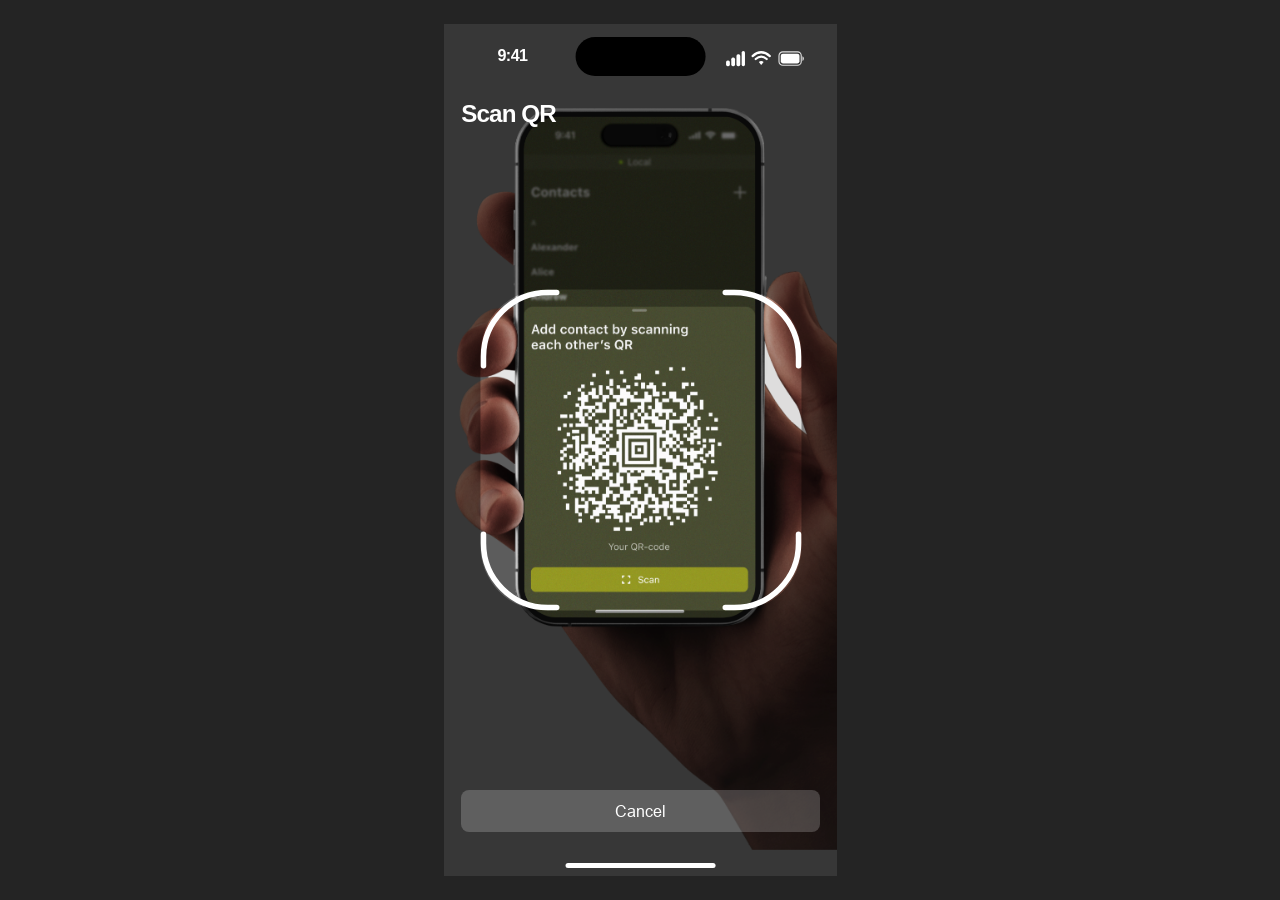
<file: core/scan/index.html>
<!doctype html>
<html lang="en">
<head>
  <meta charset="UTF-8" />
  <meta name="viewport" content="width=device-width, initial-scale=1, viewport-fit=cover" />
  <meta name="theme-color" content="#5c5c5c" />
  <title>CORE — Scan QR</title>
  <style>
    /* Use the same local Arial Portfolio fonts as the main website. */
    @font-face {
      font-family: "Arial Portfolio";
      src: url("../../assets/arial-cyrillic.ttf") format("truetype");
      font-style: normal;
      font-weight: 400;
      font-display: swap;
    }
    @font-face {
      font-family: "Arial Portfolio";
      src: url("../../assets/arial-cyrillic-bold.ttf") format("truetype");
      font-style: normal;
      font-weight: 700;
      font-display: swap;
    }
    :root { color-scheme: dark; font-family: "Arial Portfolio", Arial, sans-serif; }
    *, *::before, *::after { box-sizing: border-box; }
    body {
      margin: 0;
      min-height: 100dvh;
      background: #242424;
      display: grid;
      place-items: center;
    }

    .scan-screen {
      position: relative;
      width: min(393px, 100vw, calc((100dvh - 36px) * 0.4612676));
      aspect-ratio: 393 / 852;
      background: #5c5c5c;
      overflow: hidden;
      container-type: inline-size;
      isolation: isolate;
      color: #fff;
    }
    /* Camera scene: the QR-bearing phone enters from the right. */
    .camera-scene{position:absolute;inset:0;overflow:hidden;z-index:0;background:#5c5c5c;pointer-events:none}
    .camera-scene__actor{position:absolute;top:-3%;left:-46%;height:100%;width:auto;max-width:none;object-fit:contain;opacity:0;transform:translateX(45%) scale(1.015);will-change:opacity,transform;transition:transform 1100ms cubic-bezier(.22,.61,.36,1),opacity 320ms ease}
    .scan-screen.is-entering .camera-scene__actor,.scan-screen.is-locked .camera-scene__actor{opacity:1;transform:translateX(0) scale(1)}
    .status-bar { position: absolute; inset: 0 0 auto; height: 12cqw; pointer-events: none; z-index:5; }
    .time {
      position: absolute;
      top: 5.38cqw;
      left: 13.6cqw;
      font-size: 4.10cqw;
      line-height: 5.1cqw;
      font-weight: 600;
      letter-spacing: -0.035em;
    }
    .dynamic-island {
      position: absolute;
      top: 3.4cqw;
      left: 50%;
      transform: translateX(-50%);
      width: 33.3cqw;
      height: 9.72cqw;
      border-radius: 999px;
      background: #000;
    }
    .status-icons {
      position: absolute;
      top: 6.15cqw;
      right: 7.75cqw;
      display: flex;
      align-items: center;
      gap: 1.45cqw;
      height: 5.4cqw;
    }
    .status-icons svg { display: block; overflow: visible; }
    .cellular { width: 4.85cqw; height: 3.85cqw; }
    .wifi { width: 5.2cqw; height: 3.85cqw; }
    .battery { width: 7.45cqw; height: 3.85cqw; }

    .heading {
      position: absolute;
      top: 19.3cqw;
      left: 4.42cqw;
      margin: 0;
      font-size: 6.16cqw;
      font-weight: 700;
      line-height: 1.17;
      letter-spacing: -0.038em;
      z-index:5;
    }

    /* The scan target is a true clear camera window, with dimming outside only. */
    .scanner {
      position: absolute;
      width: 81.7cqw;
      aspect-ratio: 1;
      left: 50%;
      top: 50%;
      transform: translate(-50%, -50%);
      background: transparent;
      border-radius: 20%;
      box-shadow: 0 0 0 100vmax rgba(0,0,0,.4);
      z-index:3;
      pointer-events:none;
    }
    .scanner-corners {
      position: absolute;
      inset: 0;
      width: 100%;
      height: 100%;
      overflow: visible;
      fill: none;
      stroke: #fff;
      stroke-width: 5.5;
      stroke-linecap: round;
      stroke-linejoin: round;
      pointer-events: none;
    }
    .cancel {
      position: absolute;
      left: 4.35cqw;
      right: 4.35cqw;
      bottom: 11.2cqw;
      height: 10.72cqw;
      padding: 0;
      border: 0;
      border-radius: 2.05cqw;
      display: flex;
      align-items: center;
      justify-content: center;
      text-decoration: none;
      background: rgb(255 255 255 / 20%);
      color: #fff;
      font-family: inherit;
      font-size: 4.13cqw;
      line-height: 1;
      font-weight: 400;
      text-align: center;
      cursor: pointer;
      z-index:5;
    }
    .cancel:focus-visible { outline: 2px solid white; outline-offset: 3px; }
    .cancel:active { background: rgb(255 255 255 / 27%); }
    .home-indicator {
      position: absolute;
      left: 50%;
      bottom: 2.15cqw;
      width: 38.4cqw;
      height: 1.25cqw;
      border-radius: 100px;
      background: #fff;
      transform: translateX(-50%);
      pointer-events: none;
      z-index:5;
    }
    @media (max-width: 600px) {
      body { display: block; }
      .scan-screen { width: 100vw; height: 100dvh; aspect-ratio: auto; }
    }
    @media (prefers-reduced-motion: reduce) {
      *, *::before, *::after { scroll-behavior: auto !important; }
      .camera-scene__actor{transition:none!important}
    }
  </style>
</head>
<body>
  <main class="scan-screen" aria-label="CORE QR code scanning screen">
    <div class="camera-scene" aria-hidden="true"><img class="camera-scene__actor" src="../../assets/core-scan-hand-v405-lossless.webp" alt="" draggable="false" decoding="async" /></div>
    <div class="status-bar" aria-hidden="true">
      <div class="time">9:41</div>
      <div class="dynamic-island"></div>
      <div class="status-icons">
        <svg class="cellular" viewBox="0 0 20 16" aria-hidden="true">
          <rect x="0" y="10" width="4" height="6" rx="1.7" fill="white" />
          <rect x="5.5" y="7" width="4" height="9" rx="1.7" fill="white" />
          <rect x="11" y="3.5" width="4" height="12.5" rx="1.7" fill="white" />
          <rect x="16.5" y="0" width="3.5" height="16" rx="1.7" fill="white" />
        </svg>
        <svg class="wifi" viewBox="0 0 22 17" aria-hidden="true">
          <path d="M1.3 5.7C7.6.1 14.3.1 20.7 5.7" fill="none" stroke="white" stroke-width="2.5" stroke-linecap="round" />
          <path d="M4.8 9C9 5.3 13 5.3 17.2 9" fill="none" stroke="white" stroke-width="2.5" stroke-linecap="round" />
          <path d="M8.3 12.4C10 11 12 11 13.7 12.4L11 15.6Z" fill="white" />
        </svg>
        <svg class="battery" viewBox="0 0 30 17" aria-hidden="true">
          <rect x=".8" y="1" width="25" height="15" rx="4.2" fill="none" stroke="white" stroke-opacity=".85" stroke-width="1.25"/>
          <rect x="2.8" y="3" width="21" height="11" rx="2.35" fill="white"/>
          <path d="M27.1 5.8c1.2.5 1.8 1.5 1.8 2.7s-.6 2.2-1.8 2.7" fill="white" opacity=".75"/>
        </svg>
      </div>
    </div>

    <h1 class="heading">Scan QR</h1>
    <div class="scanner" role="img" aria-label="QR-scanning viewfinder">
      <svg class="scanner-corners" viewBox="0 0 320 320" preserveAspectRatio="none" aria-hidden="true">
        <path d="M76 3 H67 A64 64 0 0 0 3 67 V76" />
        <path d="M244 3 H253 A64 64 0 0 1 317 67 V76" />
        <path d="M3 244 V253 A64 64 0 0 0 67 317 H76" />
        <path d="M244 317 H253 A64 64 0 0 0 317 253 V244" />
      </svg>
    </div>
    <a class="cancel" href="../" aria-label="Cancel scanning">Cancel</a>
    <div class="home-indicator" aria-hidden="true"></div>
  </main>
  <script>
  (() => {
    const screen = document.querySelector('.scan-screen');
    const cancel = screen.querySelector('.cancel');
    let enterTimer = null, lockTimer = null;
    const replay = () => {
      clearTimeout(enterTimer); clearTimeout(lockTimer);
      screen.classList.remove('is-entering','is-locked');
      if(window.matchMedia('(prefers-reduced-motion:reduce)').matches){
        screen.classList.add('is-entering','is-locked');return;
      }
      void screen.offsetWidth;
      enterTimer=setTimeout(()=>screen.classList.add('is-entering'),650);
      lockTimer=setTimeout(()=>screen.classList.add('is-locked'),1700);
    };
    screen.addEventListener('click',e=>{if(!e.target.closest('.cancel'))replay();});
    cancel.addEventListener('click',()=>{clearTimeout(enterTimer);clearTimeout(lockTimer);});
    document.addEventListener('visibilitychange',()=>{if(!document.hidden)replay();});
    replay();
  })();
  </script>
</body>
</html>
</file>
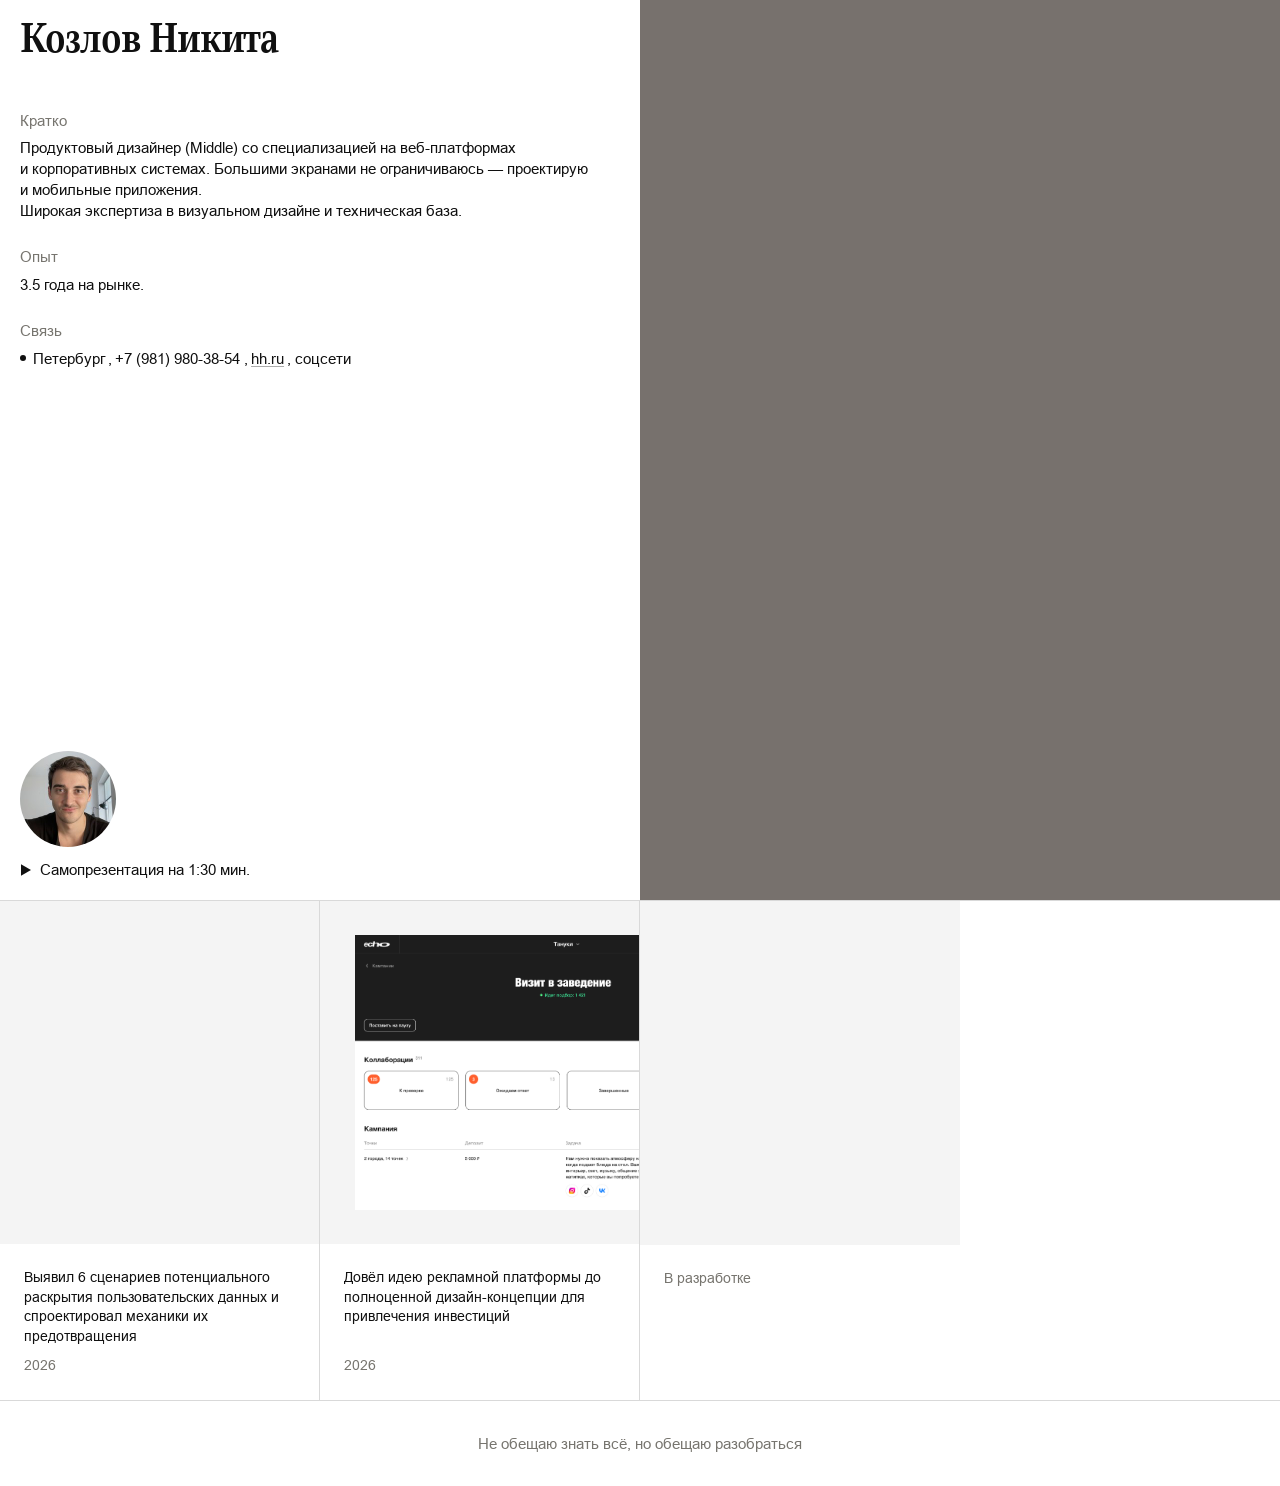
<file: index 3.html>
<!doctype html>
<html lang="ru">
  <head>
    <meta charset="UTF-8" />
    <meta name="viewport" content="width=device-width, initial-scale=1" />
    <meta
      name="description"
      content="Козлов Никита — продуктовый дизайнер. Портфолио и опыт работы."
    />
    <title>Козлов Никита — продуктовый дизайнер</title>
    <link rel="icon" href="favicon.ico?v=240" sizes="any" />
    <link rel="icon" type="image/png" sizes="32x32" href="favicon-32.png?v=240" />
    <link rel="icon" type="image/png" sizes="192x192" href="favicon-192.png?v=240" />
    <link rel="apple-touch-icon" sizes="180x180" href="apple-touch-icon.png?v=240" />
    <link rel="preload" as="image" href="assets/optimized-v219/nikita-kozlov-1728w.jpg?v=219" />
    <link rel="preload" as="image" href="assets/optimized-v219/case-core-v138-945w.png?v=219" />
    <link rel="preload" as="image" href="assets/optimized-v219/case-echo-v138-1334w.png?v=219" />
    <script>
      document.documentElement.classList.add("is-loading");
    </script>
    <link rel="stylesheet" href="styles.css?v=353" />
  </head>
  <body>
    <div class="site-loader" role="status" aria-live="polite">
      <span class="site-loader__text">Загрузка</span>
    </div>

    <main class="hero" aria-label="Кратко о Никите Козлове">
      <section class="hero__info">
        <div class="hero__top">
          <h1 class="hero__name">Козлов Никита</h1>

          <div class="bio">
            <section class="bio__section">
              <p class="bio__label">Кратко</p>
              <p class="bio__lead">
                Продуктовый дизайнер (Middle) со&nbsp;специализацией на&nbsp;веб-платформах и&nbsp;корпоративных системах. Большими экранами не&nbsp;ограничиваюсь — проектирую и&nbsp;мобильные приложения.<br />
                Широкая экспертиза в&nbsp;визуальном дизайне и&nbsp;техническая база.
              </p>
            </section>

            <section class="bio__section">
              <p class="bio__label">Опыт</p>
              <p class="bio__lead">3.5 года на рынке.</p>
            </section>

            <section class="bio__section">
              <p class="bio__label">Связь</p>
              <p class="bio__contacts bio__contacts--inline">
                <span class="bio__status-dot" aria-hidden="true"></span>
                <span>Петербург</span>,
                <span>+7&nbsp;(981)&nbsp;980-38-54</span>,
                <a class="bio__hh-link" href="https://spb.hh.ru/resume/02d2328cff0b09ee750039ed1f456f414b306c?hhtmFrom=profile_experience" target="_blank" rel="noopener noreferrer">hh.ru</a>,
                <span class="bio__socials">
                  <button class="bio__socials-trigger" type="button" aria-describedby="bio-socials-tooltip">соцсети</button>
                  <span class="bio__socials-tooltip" id="bio-socials-tooltip">
                    <a href="mailto:kozloff.nikita@gmail.com" target="_blank" rel="noopener noreferrer">Gmail</a>
                    <a href="https://t.me/nkozloff" target="_blank" rel="noopener noreferrer">Telegram</a>
                    <a href="https://vk.ru/id93381744" target="_blank" rel="noopener noreferrer">ВКонтакте</a>
                  </span>
                </span>
              </p>
            </section>
          </div>
        </div>

        <button
          class="core-intro__video-presentation hero__video-presentation"
          type="button"
          aria-label="Открыть самопрезентацию"
          aria-haspopup="dialog"
          data-presentation-open
        >
          <img class="core-intro__video-avatar" src="assets/self-presentation-avatar-v313.jpg" alt="" width="96" height="96" loading="lazy" decoding="async" aria-hidden="true" />
          <span class="core-intro__video-copy">
            <span class="core-intro__video-title"><svg class="core-intro__video-play" aria-hidden="true" width="12" height="14" viewBox="0 0 12 14" style="display:inline-block;flex:0 0 auto;margin-right:0;vertical-align:-2px;color:#111111"><path d="M1 1.25L11 7L1 12.75V1.25Z" fill="currentColor"/></svg>Самопрезентация на 1:30 мин.</span>
          </span>
        </button>
      </section>

      <figure class="hero__portrait">
        <img
          src="assets/optimized-v219/nikita-kozlov-864w.jpg?v=219"
          srcset="assets/optimized-v219/nikita-kozlov-864w.jpg?v=219 864w, assets/optimized-v219/nikita-kozlov-1728w.jpg?v=219 1728w"
          sizes="(max-width: 960px) 100vw, 50vw"
          alt="Никита Козлов"
          width="1728"
          height="2048"
          data-critical-image
          fetchpriority="high"
          decoding="async"
        />
      </figure>
    </main>

    <dialog class="presentation-modal" aria-label="Самопрезентация Никиты Козлова" data-presentation-modal>
      <div class="presentation-modal__frame">
        <button class="presentation-modal__close" type="button" aria-label="Закрыть видео" data-presentation-close style="width:45px;height:45px;font-size:30px;display:flex;align-items:center;justify-content:center;padding:0;">×</button>
        <video
          class="presentation-modal__video"
          controls
          playsinline
          preload="none"
          data-presentation-video
        >
          <source src="assets/self-presentation-v312.mp4" type="video/mp4" />
        </video>
      </div>
    </dialog>

    <section class="portfolio" id="projects" aria-label="Проекты">
      <div class="portfolio__grid">
        <article class="case-card">
          <a class="case-card__link" href="core/" aria-label="Открыть кейс Выявил 6 сценариев потенциального раскрытия пользовательских данных и спроектировал механики их предотвращения">
            <div class="case-card__preview case-card__preview--core">
              <div class="case-card__core-phone">
                <img
                  src="assets/optimized-v219/case-core-v138-473w.png?v=219"
                  srcset="assets/optimized-v219/case-core-v138-473w.png?v=219 473w, assets/optimized-v219/case-core-v138-945w.png?v=219 945w"
                  sizes="(max-width: 960px) 100vw, 31vw"
                  alt="Обложка кейса CORE"
                  width="945"
                  height="2048"
                  data-critical-image
                  decoding="async"
                />
                <video
                  class="case-card__core-video"
                  autoplay
                  loop
                  muted
                  playsinline
                  preload="auto"
                  aria-hidden="true"
                >
                  <source src="assets/head-v208.mp4?v=221" type="video/mp4" />
                </video>
              </div>
            </div>
            <div class="case-card__meta">
              <p class="case-card__title">Выявил 6 сценариев потенциального раскрытия пользовательских данных и спроектировал механики их предотвращения</p>
              <p class="case-card__description">2026</p>
            </div>
          </a>
        </article>

        <article class="case-card">
          <a class="case-card__link" href="echo/" aria-label="Открыть кейс Довёл идею рекламной платформы до полноценной дизайн-концепции для привлечения инвестиций">
            <div class="case-card__preview case-card__preview--echo">
              <img
                src="assets/echo-cover-v298.png"
                alt="Обложка кейса ECHO"
                width="1473"
                height="1425"
                data-critical-image
                decoding="async"
              />
            </div>
            <div class="case-card__meta">
              <p class="case-card__title">Довёл идею рекламной платформы до полноценной дизайн-концепции для привлечения инвестиций</p>
              <p class="case-card__description">2026</p>
            </div>
          </a>
        </article>

        <article class="case-card case-card--pending">
          <div
            class="case-card__preview"
            role="img"
            aria-label="Изображение проекта появится позже"
          ></div>
          <div class="case-card__meta">
            <p class="case-card__title">В разработке</p>
          </div>
        </article>
      </div>
    </section>

    <div class="ai-site-credit">
      <p class="ai-site-credit__motto">Не обещаю знать всё, но обещаю разобраться</p>
    </div>

    <main class="mobile-note">
      <div class="mobile-note__content">
        <h1>Проекты лучше смотреть на большом экране</h1>
        <p>Откройте сайт на компьютере — так макеты сохранят все детали.</p>
      </div>
    </main>

    <script>
      (() => {
        const root = document.documentElement;
        const images = [...document.querySelectorAll("[data-critical-image]")];

        const waitForImage = (image) =>
          new Promise((resolve) => {
            const finish = () => {
              if (image.naturalWidth > 0 && typeof image.decode === "function") {
                image.decode().catch(() => {}).finally(resolve);
                return;
              }

              resolve();
            };

            if (image.complete) {
              finish();
              return;
            }

            image.addEventListener("load", finish, { once: true });
            image.addEventListener("error", resolve, { once: true });
          });

        let revealed = false;
        const revealSite = () => {
          if (revealed) return;
          revealed = true;
          root.classList.add("is-ready");
          root.classList.remove("is-loading");
        };

        Promise.all(images.map(waitForImage)).then(revealSite);
        window.setTimeout(revealSite, 12000);
      })();
    </script>

    <script>
      (() => {
        const openButton = document.querySelector("[data-presentation-open]");
        const modal = document.querySelector("[data-presentation-modal]");
        const closeButton = document.querySelector("[data-presentation-close]");
        const video = document.querySelector("[data-presentation-video]");

        if (!openButton || !modal || !closeButton || !video) return;

        const openModal = () => {
          modal.showModal();
          document.documentElement.classList.add("presentation-open");
          video.play().catch(() => {});
        };

        const closeModal = () => {
          if (modal.open) modal.close();
        };

        openButton.addEventListener("click", openModal);
        closeButton.addEventListener("click", closeModal);

        modal.addEventListener("click", (event) => {
          if (event.target === modal) closeModal();
        });

        modal.addEventListener("close", () => {
          document.documentElement.classList.remove("presentation-open");
          video.pause();
          video.currentTime = 0;
        });
      })();
    </script>
  </body>
</html>
</file>
<file: styles.css>
@font-face {
  font-family: "Singel Portfolio";
  src: url("./assets/singel-bold.ttf") format("truetype");
  font-style: normal;
  font-weight: 700;
  font-display: swap;
}

@font-face {
  font-family: "Arial Portfolio";
  src: url("./assets/arial-cyrillic.ttf") format("truetype");
  font-style: normal;
  font-weight: 400;
  font-display: swap;
}

@font-face {
  font-family: "Arial Portfolio";
  src: url("./assets/arial-cyrillic-bold.ttf") format("truetype");
  font-style: normal;
  font-weight: 700;
  font-display: swap;
}

:root {
  color-scheme: light;
  --ink: #101010;
  --paper: #ffffff;
  --muted: #77756f;
  --title-size: 2.786667rem;
  --text-size: 1rem;
  --page-space: 1.333333rem;
}

* {
  box-sizing: border-box;
}

html,
body {
  margin: 0;
  min-height: 100%;
}

html {
  font-size: 15px;
}

@media (min-device-width: 1440px) {
  html {
    font-size: 18px;
  }
}

@media (min-device-width: 1600px) {
  html {
    font-size: 20px;
  }
}

@media (min-device-width: 1920px) {
  html {
    font-size: 24px;
  }
}

body {
  background: var(--paper);
  color: var(--ink);
  font-family: "Arial Portfolio", Arial, sans-serif;
  font-weight: 400;
  -webkit-font-smoothing: antialiased;
}

html.is-loading,
html.is-loading body {
  overflow: hidden;
}

.site-loader {
  position: fixed;
  inset: 0;
  z-index: 1000;
  display: none;
  place-items: center;
  background: var(--paper);
  opacity: 1;
  visibility: visible;
  transition: opacity 180ms ease, visibility 180ms ease;
}

html.is-loading .site-loader,
html.is-ready .site-loader {
  display: grid;
}

html.is-ready .site-loader {
  pointer-events: none;
  opacity: 0;
  visibility: hidden;
}

.site-loader__text {
  color: var(--muted);
  font-size: var(--text-size);
  line-height: 1.4;
}

.hero {
  display: grid;
  grid-template-columns: minmax(0, 1fr) minmax(0, 1fr);
  height: 100svh;
  min-height: 720px;
  overflow: hidden;
}

.hero__info {
  display: flex;
  flex-direction: column;
  justify-content: space-between;
  min-width: 0;
  padding: var(--page-space);
}

.hero__top {
  display: grid;
  gap: 3.333333rem;
}

.hero__name {
  margin: 0;
  font-family: "Singel Portfolio", sans-serif;
  font-size: var(--title-size);
  font-weight: 700;
  letter-spacing: -0.025em;
  line-height: 0.95;
}

.bio {
  display: grid;
  gap: 1.666667rem;
  max-width: 100%;
}

.bio__section {
  display: grid;
  gap: 0.444444rem;
}

.hero__name,
.bio__label,
.bio__lead,
.bio__contacts,
.hero__promise {
  margin: 0;
}

.bio__label {
  color: var(--muted);
  font-size: var(--text-size);
  font-weight: 400;
  line-height: 1.4;
}

.bio__lead,
.bio__contacts {
  font-size: var(--text-size);
  font-weight: 400;
  letter-spacing: 0;
  line-height: 1.4;
}

a,
.bio__contacts span {
  color: inherit;
  text-decoration-color: rgba(16, 16, 16, 0.35);
  text-decoration-line: underline;
  text-decoration-thickness: 1px;
  text-underline-offset: 0.12em;
}

a {
  transition: text-decoration-color 160ms ease;
}

a:hover,
a:focus-visible {
  text-decoration-color: currentColor;
}

.hero__promise {
  max-width: 100%;
  font-size: var(--text-size);
  font-weight: 400;
  letter-spacing: 0;
  line-height: 1.4;
}

.hero__portrait {
  position: relative;
  min-width: 0;
  height: 100%;
  margin: 0;
  overflow: hidden;
  background: #77716d;
}

.hero__portrait img {
  display: block;
  width: 100%;
  height: 100%;
  object-fit: cover;
  object-position: 50% 48%;
}

.portfolio {
  background: #ffffff;
  border-top: 1px solid #d9d9d9;
}

.portfolio__grid {
  display: grid;
  grid-template-columns: repeat(4, minmax(0, 1fr));
  background: #ffffff;
}

.case-card {
  min-width: 0;
  background: #ffffff;
  border-right: 1px solid #d9d9d9;
}

.case-card:last-child {
  border-right: none;
}

.case-card__link {
  display: flex;
  min-height: 100%;
  flex-direction: column;
  color: inherit;
  text-decoration: none;
}

.case-card__link:focus-visible {
  outline: 2px solid currentColor;
  outline-offset: -2px;
}

.case-card__preview {
  width: 100%;
  aspect-ratio: 40 / 43;
  overflow: hidden;
  background: #ffffff;
}

.case-card--pending .case-card__preview {
  background: #ffffff;
}

.case-card__preview img,
.case-card__preview video {
  display: block;
  width: 100%;
  height: 100%;
  object-fit: cover;
}

.case-card__meta {
  min-height: 9rem;
  padding: 24px;
  background: #ffffff;
}

.case-card__title,
.case-card__description,
.case-card__year {
  margin: 0;
  font-size: 0.933333rem;
  font-weight: 400;
  line-height: 1.4;
}

.case-card__title {
  text-decoration-line: underline;
  text-decoration-thickness: 1px;
  text-underline-offset: 0.12em;
}

.case-card__description {
  margin-top: 0.333333rem;
  color: var(--muted);
}

.case-card__year {
  margin-top: 2.066667rem;
  color: var(--muted);
}

.case-card--pending .case-card__title {
  color: var(--muted);
  text-decoration: none;
}

.core-page {
  min-height: 100vh;
  padding-bottom: 2.533333rem;
  background: var(--paper);
}
.core-intro__label,
.core-intro__value {
  margin: 0;
  font-size: var(--text-size);
  font-weight: 400;
  line-height: 1.4;
}

.core-intro__label {
  color: var(--muted);
}
.core-close {
  position: fixed;
  top: 24px;
  right: 24px;
  z-index: 1000;
  display: grid;
  width: 3rem;
  height: 3rem;
  place-items: center;
  box-sizing: border-box;
  border: 1px solid #000;
  border-radius: 50%;
  background: transparent;
  text-decoration: none;
  cursor: pointer;
  transition: none;
}

.core-close img {
  display: block;
  width: 24px;
  height: 24px;
}

.core-close:focus-visible {
  outline: 2px solid var(--ink);
  outline-offset: 3px;
}

.core-nav {
  position: fixed;
  right: 0;
  bottom: 0;
  left: 0;
  z-index: 900;
  height: 2.533333rem;
  background: #111111;
  opacity: 0;
  visibility: hidden;
  transform: translateY(110%);
  pointer-events: none;
  transition:
    transform 360ms cubic-bezier(0.22, 1, 0.36, 1),
    opacity 220ms ease,
    visibility 0s linear 360ms;
  will-change: transform;
}

.core-nav.is-visible {
  opacity: 1;
  visibility: visible;
  transform: translateY(0);
  pointer-events: auto;
  transition-delay: 0s;
}

.core-nav__list {
  display: flex;
  height: 100%;
  align-items: center;
  gap: 1.466667rem;
  margin: 0;
  padding: 0 var(--page-space);
  list-style: none;
}

.core-nav__link {
  color: rgba(255, 255, 255, 0.76);
  font-size: 0.933333rem;
  line-height: 1.4;
  text-decoration: none;
  white-space: normal;
  text-align: center;
  max-width: calc(100% - 8px);
}

.core-nav__link:hover,
.core-nav__link:focus-visible,
.core-nav__link[aria-current="location"] {
  color: #ffffff;
  text-decoration: none;
}

.case-body {
  background: #f4f4f4;
  padding-top: 8rem;
  font-family: "Arial Portfolio", Arial, sans-serif;
}

.case-section {
  width: 100%;
  margin: 0 auto;
  padding: 8rem var(--page-space) 0;
  scroll-margin-top: 2.533333rem;
}

.case-section#intro {
  padding-top: 24px;
}

.case-section--mvp {
  padding-bottom: 0;
}

.case-section__label {
  margin: 0;
  color: var(--muted);
  font-size: 0.933333rem;
  line-height: 1.4;
}

.case-block {
  margin-top: 9.333333rem;
}

.case-section__label + .case-block {
  margin-top: 8rem;
}

.case-heading,
.case-context-heading {
  max-width: 58rem;
  margin: 0;
  font-family: "Singel Portfolio", sans-serif;
  font-size: 2.25rem;
  font-weight: 700;
  letter-spacing: -0.025em;
  line-height: 0.98;
}

.case-heading--wide {
  max-width: 72rem;
}

.case-context-heading {
  max-width: 68rem;
  line-height: 1.03;
}

.case-lead,
.case-context,
.case-copy,
.case-subheading,
.case-highlight {
  font-size: var(--text-size);
  font-weight: 400;
  line-height: 1.4;
}

.case-lead {
  max-width: 42rem;
  margin: 2.666667rem 0 0;
}

.case-lead--wide,
.case-copy--wide {
  max-width: 58rem;
}

.case-context {
  margin: 2.666667rem 0 0;
  color: var(--muted);
}

.case-copy {
  max-width: 50rem;
  margin: 0.666667rem 0 0;
}

.case-subheading {
  max-width: 58rem;
  margin: 0;
  font-weight: 700;
}

.case-bold {
  font-family: "Arial Portfolio", Arial, sans-serif;
  font-weight: 700;
}

.case-subheading--spaced {
  margin-top: 5.333333rem;
}

.case-subblock {
  margin-top: 2.666667rem;
}

.case-subblock + .case-subblock {
  margin-top: 32px;
}

.case-block > .case-heading + *,
.case-block > .case-context-heading + * {
  margin-top: 2.666667rem;
}

.case-highlight {
  width: 100%;
  margin: 16px 0 0;
  padding: 0;
  background: transparent;
}

.case-table-wrap {
  width: 100%;
  margin-top: 16px;
  overflow: hidden;
}

.case-table {
  width: 100%;
  table-layout: fixed;
  border-collapse: separate;
  border-spacing: 0 0.533333rem;
  font-size: 0.933333rem;
  line-height: 1.4;
}

.case-table th,
.case-table td {
  padding: 0.533333rem 1.066667rem;
  border: 0;
  text-align: left;
  vertical-align: top;
}

.case-table th {
  background: #e4e4e4;
  color: var(--ink);
  font-weight: 400;
}

.case-table td {
  background: #ffffff;
  font-weight: 400;
}

.case-table--two th,
.case-table--two td {
  width: 50%;
}

.case-table--three th,
.case-table--three td {
  width: 33.333%;
}

.media-grid {
  display: grid;
  width: 100%;
  gap: 1.333333rem;
  margin-top: 3.333333rem;
}

.media-grid--compact {
  margin-top: 1.666667rem;
}

.media-grid--phones-four,
.media-grid--ui-four {
  grid-template-columns: repeat(4, minmax(0, 1fr));
}

.media-grid--phones-three,
.media-grid--ui-three,
.media-grid--logos-three {
  grid-template-columns: repeat(3, minmax(0, 1fr));
}

.media-grid--logos-two,
.media-grid--illustrations-two {
  grid-template-columns: repeat(2, minmax(0, 1fr));
}

.media-grid--icons-five {
  grid-template-columns: repeat(5, minmax(0, 1fr));
}

.media-grid--logo-one,
.media-grid--ui-one {
  grid-template-columns: minmax(0, 18rem);
  justify-content: center;
}

.media-item {
  min-width: 0;
  margin: 0;
}

.media-item figcaption {
  margin-top: 0.666667rem;
  color: var(--muted);
  font-size: 0.866667rem;
  line-height: 1.4;
}

.media-placeholder {
  width: 100%;
  background: #e6e6e6;
}

.media-placeholder--phone {
  aspect-ratio: 9 / 19.5;
  min-height: 28rem;
}

.media-placeholder--wide {
  aspect-ratio: 1303 / 770;
  margin-top: 2rem;
}

.media-placeholder--feature {
  aspect-ratio: 16 / 9;
  margin-top: 3.333333rem;
}

.media-placeholder--logo {
  aspect-ratio: 16 / 7;
}

.media-placeholder--icon {
  aspect-ratio: 1;
}

.media-placeholder--illustration {
  aspect-ratio: 1;
}

.media-placeholder--ui-phone {
  aspect-ratio: 9 / 19.5;
  min-height: 32rem;
}

.core-page.typography-only 
.core-page.typography-only .case-body .media-grid,
.core-page.typography-only .case-body .media-placeholder,
.core-page.typography-only .case-body figcaption {
  display: none;
}

.case-end {
  height: 6rem;
  scroll-margin-top: 2.533333rem;
}

.mobile-note {
  display: none;
}

@media (max-device-width: 1023px) {
  .hero,
  .portfolio,
  .core-intro,
  .case-body,
  .core-nav,
  .core-close {
    display: none;
  }

  .mobile-note {
    display: grid;
    min-height: 100svh;
    padding: 28px;
    place-items: center;
  }

  .mobile-note__content {
    max-width: 430px;
    text-align: center;
  }

  .mobile-note h1 {
    margin: 0;
    font-size: clamp(30px, 8vw, 46px);
    font-weight: 400;
    letter-spacing: -0.05em;
    line-height: 0.98;
  }

  .mobile-note p {
    margin: 18px auto 0;
    max-width: 340px;
    color: var(--muted);
    font-size: 17px;
    line-height: 1.35;
  }
}

@media (min-width: 1024px) and (max-height: 760px) {
  .hero {
    min-height: 640px;
  }

  .hero__top {
    gap: 1.866667rem;
  }

  .bio {
    gap: 1.2rem;
  }
}

@media (prefers-reduced-motion: reduce) {
  .site-loader,
  .core-nav {
    transition: none;
  }
}


.core-intro__project-link {
  text-decoration: underline;
  text-underline-offset: 0.12em;
  cursor: default;
}

.core-page .case-body > .case-section:first-child {
  padding-top: 24px;
}

.case-scenario-placeholder {
  width: 100vw;
  height: 600px;
  margin-top: 32px;
  margin-left: calc(50% - 50vw);
  background: #e6e6e6;
}


.case-scenario-gallery {
  display: grid;
  grid-template-columns: repeat(4, minmax(0, 229px));
  justify-content: center;
  align-items: start;
  gap: 75px;
  width: auto;
  margin-top: 32px;
  margin-left: calc(0px - var(--page-space));
  margin-right: calc(0px - var(--page-space));
  padding: 144px clamp(48px, 10vw, 192px);
  background: #ffffff;
  overflow: hidden;
  box-sizing: border-box;
}

.case-scenario-gallery__image {
  display: block;
  width: 100%;
  max-width: 229px;
  height: auto;
  justify-self: center;
}
.case-proxy-status-placeholder {
  display: grid;
  grid-template-columns: repeat(4, minmax(0, 229px));
  justify-content: center;
  gap: 75px;
  width: auto;
  margin-top: 32px;
  margin-left: calc(0px - var(--page-space));
  margin-right: calc(0px - var(--page-space));
  padding: 144px clamp(48px, 10vw, 192px);
  background: #ffffff;
  overflow: hidden;
  box-sizing: border-box;
}

.case-proxy-status-placeholder__item {
  width: 100%;
  max-width: 229px;
  aspect-ratio: 1170 / 2532;
  justify-self: center;
  background: #ffffff;
  border: 1px solid #ededed;
  box-sizing: border-box;
}

.case-proxy-flow-placeholder {
  width: auto;
  height: 620px;
  margin-top: 32px;
  margin-left: calc(0px - var(--page-space));
  margin-right: calc(0px - var(--page-space));
  background: #ffffff;
  box-sizing: border-box;
}

/* Editorial grid for Discovery, MVP and Scenarios only */
.core-page .case-section:is(#discovery, #mvp, #scenarios, #branding) .case-section__label,
.core-page .case-section:is(#discovery, #mvp, #scenarios, #branding) .case-heading,
.core-page .case-section:is(#discovery, #mvp, #scenarios, #branding) .case-context-heading,
.core-page .case-section:is(#discovery, #mvp, #scenarios, #branding) .case-lead,
.core-page .case-section:is(#discovery, #mvp, #scenarios, #branding) .case-context,
.core-page .case-section:is(#discovery, #mvp, #scenarios, #branding) .case-copy,
.core-page .case-section:is(#discovery, #mvp, #scenarios, #branding) .case-subheading,
.core-page .case-section:is(#discovery, #mvp, #scenarios, #branding) .case-highlight {
  width: min(100%, 720px);
  max-width: 720px;
  margin-left: auto;
  margin-right: auto;
}

.core-page .case-section:is(#discovery, #mvp, #scenarios, #branding) .case-table-wrap {
  width: min(100%, 720px);
  max-width: 720px;
  margin-left: auto;
  margin-right: auto;
}

.core-page .case-section:is(#discovery, #mvp, #scenarios, #branding) .case-table--two,
.core-page .case-section:is(#discovery, #mvp, #scenarios, #branding) .case-table--three {
  width: 100%;
  max-width: 720px;
  margin-left: auto;
  margin-right: auto;
}

.core-page .case-section:is(#discovery, #mvp, #scenarios, #branding) .case-table--two th:first-child,
.core-page .case-section:is(#discovery, #mvp, #scenarios, #branding) .case-table--two td:first-child {
  width: 45%;
}

.core-page .case-section:is(#discovery, #mvp, #scenarios, #branding) .case-table--two th:last-child,
.core-page .case-section:is(#discovery, #mvp, #scenarios, #branding) .case-table--two td:last-child {
  width: 55%;
}

.core-page .case-section:is(#discovery, #mvp, #scenarios, #branding) .case-table th,
.core-page .case-section:is(#discovery, #mvp, #scenarios, #branding) .case-table td {
  vertical-align: middle;
}

/* Section descriptors aligned with the first heading */
.core-page .case-section:is(#discovery, #mvp, #scenarios, #branding) > .case-block--section-start {
  position: relative;
  margin-top: calc(8rem + 1.306667rem);
}

.core-page .case-section:is(#discovery, #mvp, #scenarios, #branding) > .case-block--section-start > .case-section__label {
  position: absolute;
  top: 0;
  left: calc(24px - var(--page-space));
  width: auto;
  max-width: none;
  margin: 0;
  white-space: normal;
  text-align: center;
}

/* Continuous editorial cover */
.core-intro {
  width: 100%;
  padding: 24px 24px 96px;
  background: #ffffff;
  box-sizing: border-box;
}

.core-intro__year {
  margin: 0;
  font-size: var(--text-size);
  font-weight: 400;
  line-height: 1.4;
}

.core-intro__copy {
  width: 100%;
  margin-top: 144px;
}

.core-intro__title {
  max-width: 960px;
  margin: 0;
  text-align: left;
  font-family: "Singel Portfolio", sans-serif;
  font-size: 3.75rem;
  font-weight: 700;
  letter-spacing: -0.025em;
  line-height: 0.95;
}

.core-intro__store {
  margin: 24px 0 0;
  font-size: var(--text-size);
  font-weight: 400;
  line-height: 1.4;
}

.core-cover-placeholder {
  width: 100%;
  height: min(70vh, 760px);
  min-height: 520px;
  background: #d9d9d9;
}

.core-page .case-section#discovery {
  padding-top: 0;
}

.core-page .case-section#discovery > .case-block--section-start {
  margin-top: calc(8rem + 1.306667rem);
}

/* v77: cover meta, larger case headings, first-block numbered list */
.core-intro__meta {
  display: flex;
  align-items: baseline;
  gap: 32px;
}

.core-intro__store {
  margin: 0;
}

.case-body .case-heading {
  font-size: 2.7rem;
}

.core-page .case-section:is(#discovery, #mvp, #scenarios) .case-numbered-list {
  width: min(100%, 720px);
  max-width: 720px;
  margin: 20px auto 0;
  padding: 0;
  list-style: none;
}

.case-numbered-list__item {
  display: grid;
  grid-template-columns: 32px minmax(0, 1fr);
  gap: 16px;
  align-items: start;
  padding: 20px 0;
  border-top: 1px solid #e4e4e4;
}

.case-numbered-list__item:last-child {
  border-bottom: 1px solid #e4e4e4;
}

.case-numbered-list__number {
  display: grid;
  width: 28px;
  height: 28px;
  place-items: center;
  border-radius: 50%;
  background: #111111;
  color: #ffffff;
  font-size: 0.8rem;
  line-height: 1;
}

.case-numbered-list__title,
.case-numbered-list__text {
  margin: 0;
  font-size: var(--text-size);
  line-height: 1.4;
}

.case-numbered-list__title {
  font-weight: 600;
}

.case-numbered-list__text {
  margin-top: 4px;
  font-weight: 400;
}

.core-page #discovery .case-article-list {
  width: min(100%, 720px);
  max-width: 720px;
  margin: 16px auto 0;
  padding: 0;
  list-style: none;
}

.core-page #discovery .case-article-list li {
  position: relative;
  margin: 0;
  padding-left: 16px;
  font-size: var(--text-size);
  font-weight: 400;
  line-height: 1.4;
}

.core-page #discovery .case-article-list li + li {
  margin-top: 8px;
}

.core-page #discovery .case-article-list li::before {
  content: "";
  position: absolute;
  top: 0.62em;
  left: 0;
  width: 8px;
  height: 8px;
  border-radius: 50%;
  background: #111111;
  transform: translateY(-50%);
}

/* v81: narrative article flow for the first three Discovery blocks */
.core-page .case-section:is(#discovery, #mvp) .case-article-copy {
  width: min(100%, 720px);
  max-width: 720px;
  margin: 48px auto 0;
}

.core-page .case-section:is(#discovery, #mvp) .case-article-copy p {
  margin: 0;
  font-size: var(--text-size);
  font-weight: 400;
  line-height: 1.5;
}

.core-page .case-section:is(#discovery, #mvp) .case-article-copy p + p {
  margin-top: 16px;
}

/* v83: compact rhythm inside sections, separators only between sections */
.core-page .case-section:is(#discovery, #mvp, #scenarios, #branding) > .case-block + .case-block {
  margin-top: 4.8rem;
}

.core-page .case-section:is(#discovery, #mvp) > .case-block + .case-block {
  margin-top: 5.76rem;
}

.core-page .case-section:is(#discovery, #mvp, #scenarios)::after {
  content: "";
  display: block;
  width: calc(100vw - 48px);
  height: 1px;
  margin-top: 4.8rem;
  margin-left: calc(24px - var(--page-space));
  background: #dedede;
}


/* v86: compact floating anchor navigation */
.core-nav {
  right: auto;
  bottom: 24px;
  left: 50%;
  width: min(calc(100% - 48px), 720px);
  height: 2.533333rem;
  border-radius: 4px;
  overflow: hidden;
  transform: translate(-50%, 110%);
}

.core-nav.is-visible {
  transform: translate(-50%, 0);
}

.core-nav__list {
  justify-content: center;
  gap: 1.466667rem;
  padding: 0 20px;
}

/* v86: rounded outline table */
.core-page #discovery .case-outline-table {
  border-collapse: separate;
  border-spacing: 0;
  border: 1px solid #111111;
  border-radius: 4px;
  overflow: hidden;
}

.core-page #discovery .case-outline-table th,
.core-page #discovery .case-outline-table td {
  border: 0;
  border-right: 1px solid #111111;
  border-bottom: 1px solid #111111;
}

.core-page #discovery .case-outline-table tr > *:last-child {
  border-right: 0;
}

.core-page #discovery .case-outline-table tbody tr:last-child td {
  border-bottom: 0;
}

/* v88: pill tabs inside the floating anchor navigation */
.core-nav__list {
  gap: 0;
  padding: 4px;
  align-items: stretch;
}

.core-nav__list li {
  display: flex;
  flex: 1 1 0;
  min-width: 0;
  height: auto;
}

.core-nav__link {
  display: flex;
  width: 100%;
  height: 100%;
  align-items: center;
  justify-content: center;
  padding: 0 8px;
  border-radius: 4px;
  color: rgba(255, 255, 255, 0.5);
  text-align: center;
}

.core-nav__link:hover,
.core-nav__link:focus-visible {
  color: #ffffff;
}

.core-nav__link[aria-current="location"] {
  background: #343434;
  color: #ffffff;
}

/* v89: restore the original split hero */
.core-intro {
  display: grid;
  grid-template-columns: repeat(2, minmax(0, 1fr));
  height: 48rem;
  padding: 0;
  background: transparent;
  overflow: hidden;
  box-sizing: border-box;
}

.core-intro__copy {
  min-width: 0;
  width: auto;
  margin-top: 0;
  padding: var(--page-space);
}

.core-intro__title {
  max-width: none;
  margin: 0;
  text-align: left;
  font-family: "Singel Portfolio", sans-serif;
  font-size: 3rem;
  font-weight: 700;
  letter-spacing: -0.025em;
  line-height: 0.95;
}

.core-intro__details {
  display: grid;
  gap: 1.666667rem;
  max-width: 38rem;
  margin-top: 3.333333rem;
}

.core-intro__group {
  display: grid;
  gap: 0.444444rem;
}

.core-intro__media {
  position: relative;
  min-width: 0;
  display: flex;
  justify-content: center;
  align-items: center;
  background: #343624;
  overflow: hidden;
}

.core-intro__media img {
  display: block;
  width: 229px;
  height: auto;
  object-fit: contain;
}

.core-cover-placeholder {
  display: none;
}

/* v90: all Discovery outline tables follow the 720px editorial grid */
.core-page #discovery .case-outline-table-wrap,
.core-page #discovery .case-outline-table__intro,
.core-page #discovery .case-outline-table__conclusion {
  width: min(100%, 720px);
  max-width: 720px;
  margin-left: auto;
  margin-right: auto;
}

.core-page #discovery .case-outline-table {
  width: 100%;
  max-width: 720px;
  margin-left: auto;
  margin-right: auto;
}

/* v92: first case offset belongs to the grey body, not to a white gap */
.case-body > .case-section:first-child {
  padding-top: 0;
}

/* v93: one spacing rhythm between blocks and section dividers */
.core-page .case-section:is(#mvp, #scenarios) {
  padding-top: 4.8rem;
}

.core-page .case-section:is(#mvp, #scenarios) > .case-block--section-start {
  margin-top: 0;
}

/* v94: conclusions are highlighted again */
.core-page .case-section:is(#discovery, #mvp) .case-outline-table__conclusion,
.core-page .case-section:is(#discovery, #mvp) .case-highlight {
  background: #fffdd8;
}

/* v95: first three section descriptors */
.core-page .case-section:is(#discovery, #mvp, #scenarios) .case-section__label {
  color: #111111;
  font-size: calc(var(--text-size) * 1.25);
}

/* v96: filled Discovery tables with gray descriptor headers and inner dividers */
.core-page #discovery .case-outline-table-wrap,
.core-page #discovery .case-outline-table__intro,
.core-page #discovery .case-outline-table__conclusion {
  width: min(100%, 720px);
  max-width: 720px;
  margin-left: auto;
  margin-right: auto;
}

.core-page #discovery .case-outline-table__intro {
  margin-top: 48px;
  font-size: var(--text-size);
  font-weight: 400;
  line-height: 1.5;
  color: #111111;
}

.core-page #discovery .case-outline-table-wrap {
  margin-top: 22px;
}

.core-page #discovery .case-outline-table {
  width: 100%;
  max-width: 720px;
  margin-left: auto;
  margin-right: auto;
  table-layout: fixed;
  border-collapse: separate;
  border-spacing: 0;
  border: 1px solid #d8d8d8;
  border-radius: 4px;
  overflow: hidden;
  background: #ffffff;
  color: #111111;
  font-size: var(--text-size);
  line-height: 1.4;
}

.core-page #discovery .case-outline-table th,
.core-page #discovery .case-outline-table td {
  padding: 8px 13.5px;
  text-align: left;
  vertical-align: top;
  border: 0;
  border-right: 1px solid #d8d8d8;
  border-bottom: 1px solid #d8d8d8;
}

.core-page #discovery .case-outline-table th {
  background: #e6e6e6;
  color: #111111;
  font-weight: 400;
}

.core-page #discovery .case-outline-table td {
  background: #ffffff;
  color: #111111;
}

.core-page #discovery .case-outline-table tr > *:last-child {
  border-right: 0;
}

.core-page #discovery .case-outline-table tbody tr:last-child td {
  border-bottom: 0;
}

.core-page #discovery .case-outline-table th:first-child,
.core-page #discovery .case-outline-table td:first-child {
  width: 45%;
}

.core-page #discovery .case-outline-table th:last-child,
.core-page #discovery .case-outline-table td:last-child {
  width: 55%;
}

.core-page #discovery .case-outline-table__conclusion {
  margin-top: 22px;
  padding: 14px 16px;
  font-size: var(--text-size);
  font-weight: 400;
  line-height: 1.5;
  color: #111111;
}

/* v97: scenarios spacing aligned with Discovery */
.core-page #scenarios > .case-block + .case-block {
  margin-top: 5.76rem;
}

.core-page #scenarios > .case-block > .case-heading + .case-lead,
.core-page #scenarios > .case-block > .case-heading + .case-copy,
.core-page #scenarios > .case-block > .case-heading + .case-subblock {
  margin-top: 48px;
}

.core-page #scenarios .case-scenario-gallery,
.core-page #scenarios .case-proxy-status-placeholder,
.core-page #scenarios .case-proxy-flow-placeholder {
  margin-top: 22px;
}

.core-page #scenarios .case-subblock + .case-subblock {
  margin-top: 48px;
}

.core-page #scenarios .case-subblock > .case-copy:first-child,
.core-page #scenarios .case-subblock > .case-lead:first-child {
  margin-top: 0;
}

/* v98: proxy + notifications follow the same Scenarios rhythm */
.core-page #scenarios > .case-block > .case-heading + .case-subblock {
  margin-top: 48px;
}

.core-page #scenarios .case-subblock > .case-copy:first-child {
  margin-top: 0;
}

.core-page #scenarios .case-proxy-status-placeholder,
.core-page #scenarios .case-proxy-flow-placeholder,
.core-page #scenarios .case-notification-placeholder {
  margin-top: 22px;
}

.core-page #scenarios .case-subblock + .case-subblock {
  margin-top: 48px;
}

.core-page #scenarios .case-notification-placeholder {
  width: auto;
  aspect-ratio: 16 / 9;
  margin-left: calc(0px - var(--page-space));
  margin-right: calc(0px - var(--page-space));
  background: #ffffff;
  box-sizing: border-box;
}

/* v99: tighter heading rhythm, compact conclusions, horizontal-only table rules */

/* 20% less space from each block heading to its first content */
.core-page .case-section:is(#discovery, #mvp, #scenarios) > .case-block > .case-heading + *,
.core-page #scenarios > .case-block > .case-heading + .case-subblock {
  margin-top: 38.4px;
}

/* Keep the paragraph as the 720px layout carrier, but paint only the text fragments */
.core-page .case-section:is(#discovery, #mvp) .case-outline-table__conclusion,
.core-page .case-section:is(#discovery, #mvp) .case-highlight {
  background: transparent;
  padding: 0;
}

.core-page .case-section:is(#discovery, #mvp) .case-conclusion-mark {
  display: inline;
  padding: 2px 0;
  background: #fffdd8;
  -webkit-box-decoration-break: clone;
  box-decoration-break: clone;
}

/* Discovery tables: no frame and no vertical rule; only horizontal row separators */
.core-page #discovery .case-outline-table {
  border: 0;
  border-radius: 0;
  overflow: visible;
}

.core-page #discovery .case-outline-table th,
.core-page #discovery .case-outline-table td {
  border-right: 0;
  border-bottom: 1px solid #d8d8d8;
}

.core-page #discovery .case-outline-table thead th {
  border-bottom: 1px solid #d8d8d8;
}

.core-page #discovery .case-outline-table tbody tr:last-child td {
  border-bottom: 0;
}

/* v100: one vertical rhythm across the case narrative */

/* Yellow conclusion lines touch each other with no visible gap */
.core-page .case-section:is(#discovery, #mvp) .case-outline-table__conclusion,
.core-page .case-section:is(#discovery, #mvp) .case-highlight,
.core-page .case-section:is(#discovery, #mvp) .case-conclusion-mark {
  line-height: calc(1em + 4px);
}

.core-page .case-section:is(#discovery, #mvp) .case-conclusion-mark {
  padding: 2px 0;
}

/* Same distance between blocks in the three edited sections */
.core-page .case-section:is(#discovery, #mvp, #scenarios, #branding) > .case-block + .case-block {
  margin-top: 6.912rem;
}

/* The case begins with exactly the same rhythm */
.case-body {
  padding-top: 6.912rem;
}

.core-page #discovery > .case-block--section-start {
  margin-top: 0;
}

/* Same rhythm on both sides of section dividers */
.core-page .case-section:is(#discovery, #mvp, #scenarios)::after {
  margin-top: 6.912rem;
}

.core-page .case-section:is(#mvp, #scenarios) {
  padding-top: 6.912rem;
}

.core-page .case-section:is(#mvp, #scenarios) > .case-block--section-start {
  margin-top: 0;
}

/* v101: inset horizontal separators only between white table rows */
.core-page #discovery .case-outline-table th,
.core-page #discovery .case-outline-table td {
  border-bottom: 0;
}

.core-page #discovery .case-outline-table thead th {
  border-bottom: 0;
}

.core-page #discovery .case-outline-table tbody td {
  position: relative;
}

.core-page #discovery .case-outline-table tbody tr:not(:last-child) td::after {
  content: "";
  position: absolute;
  right: 13.5px;
  bottom: 0;
  left: 13.5px;
  height: 1px;
  background: #d8d8d8;
}

/* v102: one continuous row divider + regular-size section descriptors */

/* Discovery table body: one continuous inset line per row, not one per cell */
.core-page #discovery .case-outline-table tbody tr {
  background-color: #ffffff;
}

.core-page #discovery .case-outline-table tbody td {
  position: static;
  background: transparent;
}

.core-page #discovery .case-outline-table tbody tr:not(:last-child) {
  background-image: linear-gradient(#d8d8d8, #d8d8d8);
  background-repeat: no-repeat;
  background-position: 13.5px 100%;
  background-size: calc(100% - 27px) 1px;
}

.core-page #discovery .case-outline-table tbody tr:not(:last-child) td::after {
  content: none;
}

/* Discovery / MVP / Scenarios descriptors back to regular body text size */
.core-page .case-section:is(#discovery, #mvp, #scenarios) .case-section__label {
  color: #111111;
  font-size: var(--text-size);
}

/* v103: remove top offset from the case body */
.case-body {
  padding-top: 0;
}

/* v104: restore top rhythm and full Discovery table grid */

/* The case starts with the same spacing used between Discovery blocks */
.case-body {
  padding-top: 6.912rem;
}

/* Restore the table frame and vertical divider */
.core-page #discovery .case-outline-table {
  border: 1px solid #d8d8d8;
  border-radius: 4px;
  overflow: hidden;
}

.core-page #discovery .case-outline-table th,
.core-page #discovery .case-outline-table td {
  border-right: 1px solid #d8d8d8;
  border-bottom: 0;
}

.core-page #discovery .case-outline-table tr > *:last-child {
  border-right: 0;
}

/* Keep the descriptor/header separated by background only */
.core-page #discovery .case-outline-table thead th {
  border-bottom: 0;
}

/* Body row separators run across the full table width */
.core-page #discovery .case-outline-table tbody tr {
  background-image: none;
}

.core-page #discovery .case-outline-table tbody tr:not(:last-child) td {
  border-bottom: 1px solid #d8d8d8;
}

.core-page #discovery .case-outline-table tbody tr:last-child td {
  border-bottom: 0;
}

.core-page #discovery .case-outline-table tbody tr:not(:last-child) td::after {
  content: none;
}


/* v105: enlarge hero phone and overlay looping animation inside the first screen */
.core-intro__phone {
  position: relative;
  width: 263px;
  max-width: calc(100% - 48px);
  flex: 0 0 auto;
}

.core-intro__phone .core-intro__phone-image {
  display: block;
  width: 100%;
  height: auto;
  object-fit: contain;
}

/* v106: no top padding on the case-body container; block rhythm stays unchanged */
.case-body {
  padding-top: 0;
}

/* Preserve the established spacing between blocks */
.core-page .case-section:is(#discovery, #mvp, #scenarios, #branding) > .case-block + .case-block {
  margin-top: 6.912rem;
}

/* v107: the case starts with exactly one grey rhythm unit */
.case-body {
  margin-top: 0;
  padding-top: 6.912rem;
  background: #f4f4f4;
}

/* Override the older, more specific first-block margin that caused the oversized gap */
.core-page .case-section#discovery > .case-block--section-start {
  margin-top: 0;
}

/* Keep the same rhythm between blocks */
.core-page .case-section:is(#discovery, #mvp, #scenarios, #branding) > .case-block + .case-block {
  margin-top: 6.912rem;
}

/* v108: final call scenario narrative */
.core-page #scenarios .case-call-copy {
  width: min(100%, 720px);
  max-width: 720px;
  margin: 16px auto 0;
}

.core-page #scenarios .case-call-copy p {
  margin: 0;
  font-size: var(--text-size);
  font-weight: 400;
  line-height: 1.5;
}

.core-page #scenarios .case-call-copy p + p {
  margin-top: 16px;
}

.core-page #scenarios .case-highlight--call {
  margin-top: 22px;
  background: transparent;
  padding: 0;
}

.core-page #scenarios .case-highlight--call .case-conclusion-mark {
  display: inline;
  padding: 2px 0;
  background: #fffdd8;
  line-height: calc(1em + 4px);
  -webkit-box-decoration-break: clone;
  box-decoration-break: clone;
}

.core-page #scenarios .case-call-placeholder {
  width: auto;
  aspect-ratio: 16 / 9;
  margin-top: 22px;
  margin-left: calc(0px - var(--page-space));
  margin-right: calc(0px - var(--page-space));
  background: #ffffff;
  box-sizing: border-box;
}

/* v109: Client + Task sections before Discovery */
.core-page .case-section:is(#client, #task, #discovery, #mvp, #scenarios) .case-section__label,
.core-page .case-section:is(#client, #task, #discovery, #mvp, #scenarios) .case-heading,
.core-page .case-section:is(#client, #task, #discovery, #mvp, #scenarios) .case-lead,
.core-page .case-section:is(#client, #task, #discovery, #mvp, #scenarios) .case-copy {
  width: min(100%, 720px);
  max-width: 720px;
  margin-left: auto;
  margin-right: auto;
}

.core-page .case-section:is(#client, #task, #discovery, #mvp, #scenarios) > .case-block--section-start {
  position: relative;
  margin-top: 0;
}

.core-page .case-section:is(#client, #task, #discovery, #mvp, #scenarios) > .case-block--section-start > .case-section__label {
  position: absolute;
  top: 0;
  left: calc(24px - var(--page-space));
  width: auto;
  max-width: none;
  margin: 0;
  white-space: nowrap;
  color: #111111;
  font-size: var(--text-size);
}

/* Same vertical rhythm for the two new sections */
.core-page .case-section:is(#client, #task)::after {
  content: "";
  display: block;
  width: calc(100vw - 48px);
  height: 1px;
  margin-top: 6.912rem;
  margin-left: calc(24px - var(--page-space));
  background: #dedede;
}

.core-page #task,
.core-page #discovery {
  padding-top: 6.912rem;
}

/* Discovery no longer needs a special first-section assumption */
.core-page .case-section#discovery > .case-block--section-start {
  margin-top: 0;
}

/* v111: restore the divider-to-Discovery spacing */
.core-page .case-section#discovery {
  padding-top: 6.912rem;
}

/* v113: +20% spacing from text to full-width scenario visuals */
.core-page #scenarios .case-scenario-gallery,
.core-page #scenarios .case-proxy-status-placeholder,
.core-page #scenarios .case-proxy-flow-placeholder,
.core-page #scenarios .case-notification-placeholder,
.core-page #scenarios .case-call-placeholder {
  margin-top: 26.4px;
}

/* v115: anchor menu closer to the viewport bottom */
.core-nav {
  bottom: 16px;
}

/* v117: hero background matches the gray table descriptors + restore animation */
.core-intro__media {
  background: #e6e6e6;
}

.core-intro__phone-video {
  position: absolute;
  left: 5.813953%;
  top: 41.796875%;
  width: 88.372093%;
  aspect-ratio: 1 / 1;
  display: block;
  object-fit: cover;
  filter:
    brightness(0.94)
    contrast(1.10);
  pointer-events: none;
  transform: translateY(26px);
}

/* v118: white page, structural dividers, softer table descriptors */

/* Entire CORE case on white */
.core-page,
.case-body {
  background: #ffffff;
}

/* First screen: white media half with a full-height center divider */
.core-intro {
  border-bottom: 1px solid #dedede;
}

.core-intro__media {
  background: #ffffff;
  border-left: 1px solid #dedede;
  box-sizing: border-box;
}


/* Table descriptor/header background now uses the former case-body gray */
.core-page #discovery .case-outline-table th {
  background: #f4f4f4;
}

/* v119: section descriptors replace the horizontal section dividers */

/* No horizontal divider lines between the hero/body sections anymore */
.core-intro {
  border-bottom: 0;
}

.core-page .case-section::after {
  content: none !important;
  display: none !important;
}

/* Every section begins with its descriptor in the old divider position */
.core-page .case-section[data-case-section] {
  padding-top: 0;
}

.core-page .case-section[data-case-section] + .case-section[data-case-section] {
  margin-top: 6.912rem;
}

.core-page .case-section[data-case-section] > .case-section__label {
  position: static;
  width: auto;
  max-width: none;
  margin: 0;
  color: #8a8a8a;
  font-size: var(--text-size);
  line-height: 1.4;
  white-space: normal;
  text-align: center;
}

/* Keep the established divider-to-content rhythm, now from descriptor to content */
.core-page .case-section[data-case-section] > .case-section__label + .case-block {
  margin-top: 6.912rem;
}

/* The first descriptor also starts one rhythm unit below the hero */
.case-body {
  padding-top: 6.912rem;
}

/* v120: quieter table headers + light-gray full-width visual fields */

/* All table descriptor/header cells: white background, 60% black text */
.core-page .case-table thead th,
.core-page #discovery .case-outline-table thead th {
  background: #ffffff;
  color: rgba(17, 17, 17, 0.6);
  font-weight: 400;
  border-bottom: 1px solid #d8d8d8;
}

/* Discovery keeps its full grid/frame; header gets the missing horizontal divider */
.core-page #discovery .case-outline-table thead th {
  border-right: 1px solid #d8d8d8;
}

.core-page #discovery .case-outline-table thead th:last-child {
  border-right: 0;
}

/* Full-width scenario image/visual fields are now lightly gray against the white page */
.core-page #scenarios .case-scenario-gallery,
.core-page #scenarios .case-proxy-status-placeholder,
.core-page #scenarios .case-proxy-flow-placeholder,
.core-page #scenarios .case-notification-placeholder,
.core-page #scenarios .case-call-placeholder {
  background: #f4f4f4;
}

/* v121: one monotone vertical rhythm; section labels behave like ordinary blocks */

/* Remove all legacy section-level top offsets. Spacing is handled only between sibling entities. */
.core-page .case-section[data-case-section] {
  padding-top: 0 !important;
  margin-top: 0;
}

/* One and the same gap everywhere:
   content block -> descriptor -> content block -> next content block */
.core-page .case-section[data-case-section] + .case-section[data-case-section],
.core-page .case-section[data-case-section] > .case-section__label + .case-block,
.core-page .case-section[data-case-section] > .case-block + .case-block {
  margin-top: 6.912rem !important;
}

/* The first descriptor starts with the same rhythm from the hero */
.case-body {
  padding-top: 6.912rem;
}

/* Descriptors stay as their own neutral blocks */
.core-page .case-section[data-case-section] > .case-section__label {
  position: static !important;
  margin: 0;
  color: #8a8a8a;
  font-size: var(--text-size);
  line-height: 1.4;
}

/* Anchor menu: content-width tabs with 8px side padding, distributed across the bar */
.core-nav__list {
  justify-content: space-between;
  gap: 0;
  padding: 4px;
}

.core-nav__list li {
  flex: 0 0 auto;
  min-width: 0;
}

.core-nav__link {
  width: auto;
  padding-left: 8px;
  padding-right: 8px;
}

/* v122: restore the full-width bottom divider on the first screen */
.core-intro {
  border-bottom: 1px solid #dedede;
}

/* v123: all section descriptors gray + wider anchor-link padding */
.core-page .case-section[data-case-section] > .case-section__label {
  color: #8a8a8a !important;
}

.core-nav__link {
  padding-left: 16px;
  padding-right: 16px;
}

/* v124: all tables use a white background */
.core-page .case-table,
.core-page .case-table th,
.core-page .case-table td,
.core-page #discovery .case-outline-table,
.core-page #discovery .case-outline-table th,
.core-page #discovery .case-outline-table td {
  background: #ffffff !important;
}

/* v125: descriptors return beside the first heading, without divider lines */

/* Sections keep the same monotone spacing as ordinary blocks */
.core-page .case-section[data-case-section] {
  padding-top: 0 !important;
  margin-top: 0;
}

.core-page .case-section[data-case-section] + .case-section[data-case-section],
.core-page .case-section[data-case-section] > .case-block + .case-block {
  margin-top: 6.912rem !important;
}

/* First block in every section starts immediately; the section gap already provides the rhythm */
.core-page .case-section[data-case-section] > .case-block--section-start {
  position: relative;
  margin-top: 0 !important;
}

/* Descriptor sits on the left, horizontally aligned with the section heading */
.core-page .case-section[data-case-section] > .case-block--section-start > .case-section__label {
  position: absolute !important;
  top: 0;
  left: calc(24px - var(--page-space));
  width: auto !important;
  max-width: none !important;
  margin: 0 !important;
  color: #8a8a8a !important;
  font-size: var(--text-size);
  line-height: 1.4;
  white-space: normal;
  text-align: center;
}

/* No section divider lines */
.core-page .case-section::after {
  content: none !important;
  display: none !important;
}

/* v126: first case screen never exceeds the visible viewport */
.core-intro {
  height: min(48rem, 100svh);
}

/* v127: +50% spacing from text to interface visuals */
.core-page #scenarios .case-scenario-gallery,
.core-page #scenarios .case-proxy-status-placeholder,
.core-page #scenarios .case-proxy-flow-placeholder,
.core-page #scenarios .case-notification-placeholder,
.core-page #scenarios .case-call-placeholder {
  margin-top: 39.6px;
}

/* v128: proxy fallback scheme image */
.core-page #scenarios .case-proxy-flow-placeholder {
  height: auto;
  padding: 0;
  overflow: hidden;
}

.core-page #scenarios .case-proxy-flow-image {
  display: block;
  width: 100%;
  height: auto;
}

/* v129: vertical breathing room inside the proxy flow frame */
.core-page #scenarios .case-proxy-flow-placeholder {
  padding-top: 40px;
  padding-bottom: 40px;
}

/* v131: compact usability-check table for the call scenario */
.core-page #scenarios .case-call-table-wrap {
  width: min(100%, 720px);
  max-width: 720px;
  margin: 39.6px auto 0;
}

.core-page #scenarios .case-call-table {
  width: 100%;
  table-layout: fixed;
  border-collapse: separate;
  border-spacing: 0;
  border: 1px solid #d8d8d8;
  border-radius: 4px;
  overflow: hidden;
  background: #ffffff;
  color: #111111;
  font-size: var(--text-size);
  line-height: 1.4;
}

.core-page #scenarios .case-call-table th,
.core-page #scenarios .case-call-table td {
  padding: 8px 13.5px;
  text-align: left;
  vertical-align: top;
  background: #ffffff;
  border-right: 1px solid #d8d8d8;
  border-bottom: 1px solid #d8d8d8;
}

.core-page #scenarios .case-call-table th {
  color: rgba(17, 17, 17, 0.6);
  font-weight: 400;
}

.core-page #scenarios .case-call-table tr > *:last-child {
  border-right: 0;
}

.core-page #scenarios .case-call-table tbody tr:last-child td {
  border-bottom: 0;
}

.core-page #scenarios .case-call-table th:first-child,
.core-page #scenarios .case-call-table td:first-child {
  width: 45%;
}

.core-page #scenarios .case-call-table th:last-child,
.core-page #scenarios .case-call-table td:last-child {
  width: 55%;
}

.core-page #scenarios .case-highlight--call {
  width: min(100%, 720px);
  max-width: 720px;
  margin: 11px auto 0;
  padding: 0;
  background: transparent;
}

.core-page #scenarios .case-highlight--call .case-conclusion-mark {
  display: inline;
  padding: 2px 0;
  background: #fffdd8;
  line-height: calc(1em + 4px);
  -webkit-box-decoration-break: clone;
  box-decoration-break: clone;
}

/* v132: two centered call screens inside the scenarios block */
.case-scenario-gallery--two {
  grid-template-columns: repeat(2, minmax(0, 229px));
}

/* v133: second visual layer for call-state system messages */
.core-page #scenarios .case-call-messages-placeholder {
  width: auto;
  aspect-ratio: 16 / 9;
  margin-top: 39.6px;
  margin-left: calc(0px - var(--page-space));
  margin-right: calc(0px - var(--page-space));
  background: #f4f4f4;
  box-sizing: border-box;
}


/* v136: bring the first Branding block onto the same editorial grid as the newer sections */
.core-page .case-section#branding > .case-block.case-block--section-start {
  position: relative;
}

/* v137: full-stroke tables and yellow conclusion in Branding */
.core-page #branding .case-table {
  border-collapse: separate;
  border-spacing: 0;
  border: 1px solid #d8d8d8;
  border-radius: 4px;
  overflow: hidden;
}

.core-page #branding .case-table th,
.core-page #branding .case-table td {
  border: 0;
  border-right: 1px solid #d8d8d8;
  border-bottom: 1px solid #d8d8d8;
  background: #ffffff !important;
}

.core-page #branding .case-table tr > *:last-child {
  border-right: 0;
}

.core-page #branding .case-table tbody tr:last-child td {
  border-bottom: 0;
}

.core-page #branding .case-highlight {
  background: transparent;
  padding: 0;
}

.core-page #branding .case-conclusion-mark {
  display: inline;
  padding: 2px 0;
  background: #fffdd8;
  line-height: calc(1em + 4px);
  -webkit-box-decoration-break: clone;
  box-decoration-break: clone;
}


/* v138: homepage case covers updated */
.case-card__preview {
  display: flex;
  align-items: center;
  justify-content: center;
  background: #f4f4f4;
}

.case-card--pending .case-card__preview {
  background: #f4f4f4;
}

.case-card__preview img,
.case-card__preview video {
  max-width: none;
}

.case-card__preview--core img {
  width: auto;
  height: 80%;
  object-fit: contain;
}

.case-card__preview--echo,
.case-card__preview--core-tracker {
  justify-content: flex-end;
}

.case-card__preview--echo img,
.case-card__preview--core-tracker img {
  width: auto;
  height: 80%;
  object-fit: contain;
  object-position: right center;
}

/* Preserve the ECHO cover height, but show Core Tracker's left edge.
   The oversized screenshot intentionally clips at the right frame edge. */
.case-card__preview--core-tracker {
  justify-content: flex-start;
  padding-left: 11%;
}

.case-card__preview--core-tracker img {
  flex-shrink: 0;
}

/* X5: center the folder; place the Arial caption just beneath it. */
.case-card__preview--x5 {
  position: relative;
  container-type: inline-size;
}

.case-card__preview--x5 img {
  position: absolute;
  top: 50%;
  left: 50%;
  display: block;
  width: 36.7cqw;
  height: auto;
  object-fit: contain;
  transform: translate(-50%, -50%);
}

.case-card__x5-label {
  position: absolute;
  top: calc(50% + 16cqw);
  left: 50%;
  transform: translateX(-50%);
  margin: 0;
  color: #171717;
  font-family: "Arial Portfolio", Arial, sans-serif;
  font-size: 3.9cqw;
  font-weight: 400;
  line-height: 1.2;
  white-space: nowrap;
}

/* v140: cleaner homepage titles + matching CORE hero media background */
.case-card__title {
  text-decoration: none;
}

.core-intro__media {
  background: #f4f4f4;
}

/* v149: full-width placeholder for symbolic graphics */
.core-page #branding .case-branding-graphics-placeholder {
  width: auto;
  aspect-ratio: 16 / 9;
  margin-top: 39.6px;
  margin-left: calc(0px - var(--page-space));
  margin-right: calc(0px - var(--page-space));
  background: #f4f4f4;
  box-sizing: border-box;
}

/* v150: Branding graphic is the final edge of the case */
.core-page {
  padding-bottom: 0;
}

.core-page #branding {
  padding-bottom: 0;
}

.core-page #branding > .case-block:last-child {
  margin-bottom: 0;
}

.core-page #branding .case-branding-graphics-placeholder {
  margin-bottom: 0;
}

/* v151: all table cells in the CORE case align top-left */
.core-page table th,
.core-page table td {
  text-align: left !important;
  vertical-align: top !important;
}

/* v152: equal-width anchor navigation items with no gaps */
.core-nav__list {
  gap: 0;
}

.core-nav__list li {
  flex: 1 1 0;
  min-width: 0;
}

.core-nav__link {
  width: 100%;
  justify-content: center;
}


/* v154: centered looping motion illustrations in the final Branding field */
.core-page #branding .case-branding-graphics-placeholder {
  display: grid;
  grid-template-columns: repeat(2, 343.5px);
  place-content: center;
  gap: 150px;
  overflow: hidden;
  background: #52573B;
}

.core-page #branding .case-branding-graphics-video {
  display: block;
  width: 343.5px;
  height: 343.5px;
  object-fit: contain;
  pointer-events: none;
  user-select: none;
}

/* v156: task intro with client context in one continuous text layer */
.core-page #task .case-heading,
.core-page #task .case-task-copy {
  width: min(100%, 720px);
  max-width: 720px;
  margin-right: auto;
  margin-left: auto;
}

.core-page #task > .case-block--section-start {
  position: relative;
}

.core-page #task > .case-block--section-start > .case-section__label {
  position: absolute;
  top: 0;
  left: calc(24px - var(--page-space));
  width: auto;
  max-width: none;
  margin: 0;
  color: #8a8a8a;
  font-size: var(--text-size);
  line-height: 1.4;
  white-space: normal;
  text-align: center;
}

.core-page #task .case-task-copy {
  margin-top: 2.666667rem;
}

.core-page #task .case-task-copy p {
  margin: 0;
  font-size: var(--text-size);
  font-weight: 400;
  line-height: 1.4;
}

.core-page #task .case-task-copy p + p {
  margin-top: 8px;
}

/* v160: single centered call screen in the first block of the in-app call scenario */
.case-scenario-gallery--single {
  grid-template-columns: minmax(0, 229px);
}


/* v162: expanded call narrative; visual slots kept as placeholders */
.core-page #scenarios .case-call-story {
  width: min(100%, 720px);
  max-width: 720px;
  margin-right: auto;
  margin-left: auto;
}

.core-page #scenarios .case-call-story p {
  margin: 0;
  font-size: var(--text-size);
  font-weight: 400;
  line-height: 1.4;
}

.core-page #scenarios .case-call-story p + p {
  margin-top: 8px;
}

.core-page #scenarios .case-call-widget-placeholder {
  width: auto;
  height: 620px;
  margin-top: 39.6px;
  margin-left: calc(0px - var(--page-space));
  margin-right: calc(0px - var(--page-space));
  background: #f4f4f4;
  box-sizing: border-box;
}


/* v163: three centered call-state screens in the first in-app call block */
.case-scenario-gallery--three {
  grid-template-columns: repeat(3, minmax(0, 229px));
}


/* v165: notification scenario narrative */
.core-page #scenarios .case-notification-story {
  width: min(100%, 720px);
  max-width: 720px;
  margin-right: auto;
  margin-left: auto;
}

.core-page #scenarios .case-notification-story p {
  margin: 0;
  font-size: var(--text-size);
  font-weight: 400;
  line-height: 1.4;
}

.core-page #scenarios .case-notification-story p + p {
  margin-top: 8px;
}

.core-page #scenarios .case-notification-story--after {
  margin-top: 16px;
}


/* v167: expanded proxy narrative */
.core-page #scenarios .case-proxy-story {
  width: min(100%, 720px);
  max-width: 720px;
  margin-right: auto;
  margin-left: auto;
}

.core-page #scenarios .case-proxy-story p {
  margin: 0;
  font-size: var(--text-size);
  font-weight: 400;
  line-height: 1.4;
}

.core-page #scenarios .case-proxy-story p + p {
  margin-top: 8px;
}

.core-page #scenarios .case-highlight--proxy {
  width: min(100%, 720px);
  max-width: 720px;
  margin: 11px auto 0;
  padding: 0;
  background: transparent;
}


/* v168: QR decision-making and finished scenario now live inside Discovery question 1 */
.core-page #discovery .case-discovery-subheading {
  width: min(100%, 720px);
  max-width: 720px;
  margin: 39.6px auto 0;
  font-size: 1.5rem;
  font-weight: 700;
  line-height: 1.15;
  letter-spacing: -0.015em;
}

.core-page #discovery .case-discovery-subheading + .case-outline-table__intro {
  margin-top: 8px;
}

.core-page #discovery .case-table-cell--muted {
  color: #8a8a8a;
}

.core-page #discovery .case-discovery-result {
  margin-top: 16px;
}

.core-page #discovery .case-scenario-gallery {
  margin-top: 39.6px;
  background: #f4f4f4;
}

.core-page #discovery .case-discovery-result--after {
  margin-top: 39.6px;
}


/* v169: article rhythm for the merged contact Discovery block */
.core-page #discovery .case-block--contact > .case-heading + .case-discovery-article {
  margin-top: 48px;
}

.core-page #discovery .case-discovery-article {
  display: flex;
  flex-direction: column;
  gap: 22px;
}

.core-page #discovery .case-discovery-article__text {
  width: min(100%, 720px);
  max-width: 720px;
  margin: 0 auto;
  font-size: var(--text-size);
  font-weight: 400;
  line-height: 1.5;
  color: #111111;
}

.core-page #discovery .case-discovery-article > .case-outline-table-wrap,
.core-page #discovery .case-discovery-article > .case-scenario-gallery {
  margin-top: 0;
}

.core-page #discovery .case-discovery-article > .case-scenario-gallery {
  background: #f4f4f4;
}


/* v175: unresolved cells use the same gray as section descriptors */
.core-page #discovery .case-table-cell--muted {
  color: #8a8a8a !important;
}


/* v178: merge ready-made app and Briar research into one compact narrative block */
.core-page #discovery .case-reference-story {
  width: min(100%, 720px);
  max-width: 720px;
  margin: 48px auto 0;
}

.core-page #discovery .case-reference-story p {
  margin: 0;
  font-size: var(--text-size);
  font-weight: 400;
  line-height: 1.5;
}

.core-page #discovery .case-reference-story p + p {
  margin-top: 22px;
}


/* v182: five centered screens for the second QR user flow */
.case-scenario-gallery--five {
  grid-template-columns: repeat(5, minmax(0, 229px));
}


/* v183: coded six-step QR flow with directional connectors */
.core-page #scenarios .case-contact-flow {
  --flow-screen: 229px;
  --flow-arrow: clamp(198px, 15vw, 270px);
  --flow-ink: #b6b6b0;

  display: grid;
  grid-template-columns:
    var(--flow-screen)
    var(--flow-arrow)
    var(--flow-screen)
    var(--flow-arrow)
    var(--flow-screen);
  grid-template-rows: auto 104px auto;
  align-items: center;
  justify-content: center;
  width: auto;
  margin-left: calc(0px - var(--page-space));
  margin-right: calc(0px - var(--page-space));
  padding: 96px clamp(36px, 6vw, 96px);
  background: #f4f4f4;
  box-sizing: border-box;
  overflow: hidden;
}

.core-page #scenarios .case-contact-flow__screen {
  display: block;
  width: var(--flow-screen);
  max-width: var(--flow-screen);
  height: auto;
  justify-self: center;
}

.core-page #scenarios .case-contact-flow__screen--1 { grid-column: 1; grid-row: 1; }
.core-page #scenarios .case-contact-flow__screen--2 { grid-column: 3; grid-row: 1; }
.core-page #scenarios .case-contact-flow__screen--3 { grid-column: 5; grid-row: 1; }
.core-page #scenarios .case-contact-flow__screen--4 { grid-column: 5; grid-row: 3; }
.core-page #scenarios .case-contact-flow__screen--5 { grid-column: 3; grid-row: 3; }
.core-page #scenarios .case-contact-flow__screen--6 { grid-column: 1; grid-row: 3; }

.core-page #scenarios .case-contact-flow__arrow {
  position: relative;
  color: var(--flow-ink);
  font-size: 13px;
  font-weight: 400;
  line-height: 1.25;
  box-sizing: border-box;
}

.core-page #scenarios .case-contact-flow__arrow--1 { grid-column: 2; grid-row: 1; }
.core-page #scenarios .case-contact-flow__arrow--2 { grid-column: 4; grid-row: 1; }
.core-page #scenarios .case-contact-flow__arrow--3 {
  grid-column: 5;
  grid-row: 2;
  justify-self: center;
  align-self: stretch;
}
.core-page #scenarios .case-contact-flow__arrow--4 { grid-column: 4; grid-row: 3; }
.core-page #scenarios .case-contact-flow__arrow--5 { grid-column: 2; grid-row: 3; }

.core-page #scenarios .case-contact-flow__arrow--right,
.core-page #scenarios .case-contact-flow__arrow--left {
  width: 100%;
  min-width: 0;
  padding-top: 28px;
}

.core-page #scenarios .case-contact-flow__label {
  position: absolute;
  color: var(--ink);
  white-space: normal;
  text-align: center;
}

.core-page #scenarios .case-contact-flow__arrow--right .case-contact-flow__label,
.core-page #scenarios .case-contact-flow__arrow--left .case-contact-flow__label {
  top: 0;
  left: 50%;
  width: calc(100% - 12px);
  transform: translateX(-50%);
  text-align: center;
}

.core-page #scenarios .case-contact-flow__label--state {
  display: inline-block;
  width: auto !important;
  max-width: 132px;
  padding: 2px 6px;
  background: #f4f4f4;
  text-align: center;
}

.core-page #scenarios .case-contact-flow__line {
  position: relative;
  display: block;
  background: var(--flow-ink);
}

/* All connectors have a start dot and a triangular arrowhead. */
.core-page #scenarios .case-contact-flow__line::before {
  content: "";
  position: absolute;
  width: 9px;
  height: 9px;
  border-radius: 50%;
  background: var(--flow-ink);
}

.core-page #scenarios .case-contact-flow__line::after {
  content: "";
  position: absolute;
  width: 0;
  height: 0;
}

.core-page #scenarios .case-contact-flow__arrow--right .case-contact-flow__line,
.core-page #scenarios .case-contact-flow__arrow--left .case-contact-flow__line {
  width: calc(100% - 18px);
  height: 2px;
  margin: 0 9px;
}

.core-page #scenarios .case-contact-flow__arrow--right .case-contact-flow__line::before {
  left: -4px;
  top: 50%;
  transform: translateY(-50%);
}

.core-page #scenarios .case-contact-flow__arrow--right .case-contact-flow__line::after {
  right: -7px;
  top: 50%;
  transform: translateY(-50%);
  border-top: 6px solid transparent;
  border-bottom: 6px solid transparent;
  border-left: 9px solid var(--flow-ink);
}

.core-page #scenarios .case-contact-flow__arrow--left .case-contact-flow__line::before {
  right: -4px;
  top: 50%;
  transform: translateY(-50%);
}

.core-page #scenarios .case-contact-flow__arrow--left .case-contact-flow__line::after {
  left: -7px;
  top: 50%;
  transform: translateY(-50%);
  border-top: 6px solid transparent;
  border-bottom: 6px solid transparent;
  border-right: 9px solid var(--flow-ink);
}

.core-page #scenarios .case-contact-flow__arrow--down {
  width: 160px;
  min-height: 104px;
}

.core-page #scenarios .case-contact-flow__arrow--down .case-contact-flow__label {
  left: 50%;
  top: 50%;
  width: 132px;
  transform: translate(-50%, -50%) translateY(-12px);
  text-align: center;
}

.core-page #scenarios .case-contact-flow__arrow--down .case-contact-flow__line {
  width: 2px;
  height: calc(100% - 18px);
  margin: 9px auto;
}

.core-page #scenarios .case-contact-flow__arrow--down .case-contact-flow__line::before {
  top: -4px;
  left: 50%;
  transform: translateX(-50%);
}

.core-page #scenarios .case-contact-flow__arrow--down .case-contact-flow__line::after {
  bottom: -7px;
  left: 50%;
  transform: translateX(-50%);
  border-left: 6px solid transparent;
  border-right: 6px solid transparent;
  border-top: 9px solid var(--flow-ink);
}

/* v188: one 720px editorial grid for all case text and tables */
.core-page .case-body .case-heading,
.core-page .case-body .case-context-heading,
.core-page .case-body .case-lead,
.core-page .case-body .case-context,
.core-page .case-body .case-copy,
.core-page .case-body .case-subheading,
.core-page .case-body .case-highlight,
.core-page .case-body .case-task-copy,
.core-page .case-body .case-reference-story,
.core-page .case-body .case-article-copy,
.core-page .case-body .case-discovery-article__text,
.core-page .case-body .case-outline-table__intro,
.core-page .case-body .case-outline-table__conclusion,
.core-page .case-body .case-outline-table-wrap,
.core-page .case-body .case-table-wrap,
.core-page .case-body .case-call-story,
.core-page .case-body .case-notification-story,
.core-page .case-body .case-proxy-story {
  width: min(100%, 720px) !important;
  max-width: 720px !important;
  margin-left: auto !important;
  margin-right: auto !important;
  box-sizing: border-box;
}

/* Contact article moved from Discovery to Scenarios: keep the same editorial rhythm. */
.core-page #scenarios .case-block--contact > .case-heading + .case-discovery-article {
  margin-top: 48px;
}

.core-page #scenarios .case-discovery-article {
  display: flex;
  flex-direction: column;
  gap: 22px;
}

.core-page #scenarios .case-discovery-article > .case-outline-table-wrap,
.core-page #scenarios .case-discovery-article > .case-contact-flow {
  margin-top: 0;
}

.core-page #scenarios .case-table-cell--muted {
  color: #8a8a8a !important;
}

/* Outline tables use the same 720px grid and visual treatment in every section. */
.core-page .case-body .case-outline-table-wrap {
  overflow: hidden;
}

.core-page .case-body .case-outline-table {
  width: 100% !important;
  max-width: none !important;
  margin: 0 !important;
  table-layout: fixed;
  border-collapse: separate;
  border-spacing: 0;
  border: 1px solid #d8d8d8;
  border-radius: 4px;
  overflow: hidden;
  background: #ffffff !important;
  color: #111111;
  font-size: var(--text-size);
  line-height: 1.4;
}

.core-page .case-body .case-outline-table th,
.core-page .case-body .case-outline-table td {
  padding: 8px 13.5px;
  border: 0;
  border-right: 1px solid #d8d8d8;
  border-bottom: 1px solid #d8d8d8;
  background: #ffffff !important;
  text-align: left !important;
  vertical-align: top !important;
}

.core-page .case-body .case-outline-table thead th {
  color: rgba(17, 17, 17, 0.6);
  font-weight: 400;
}

.core-page .case-body .case-outline-table tr > *:last-child {
  border-right: 0;
}

.core-page .case-body .case-outline-table tbody tr:last-child td {
  border-bottom: 0;
}

.core-page .case-body .case-outline-table th:first-child,
.core-page .case-body .case-outline-table td:first-child {
  width: 45%;
}

.core-page .case-body .case-outline-table th:last-child,
.core-page .case-body .case-outline-table td:last-child {
  width: 55%;
}

/* Regular case tables are always contained by their 720px wrapper. */
.core-page .case-body .case-table-wrap .case-table {
  width: 100% !important;
  max-width: none !important;
  margin-left: 0 !important;
  margin-right: 0 !important;
}

/* Yellow conclusions stay on the editorial grid; only the text itself is highlighted. */
.core-page .case-body .case-outline-table__conclusion,
.core-page .case-body .case-highlight {
  padding: 0;
  background: transparent;
}

.core-page .case-body .case-conclusion-mark {
  display: inline;
  padding: 2px 0;
  background: #fffdd8;
  line-height: calc(1em + 4px);
  -webkit-box-decoration-break: clone;
  box-decoration-break: clone;
}

/* Full-width visual fields deliberately remain outside the 720px text grid. */
.core-page .case-body .case-scenario-gallery,
.core-page .case-body .case-contact-flow,
.core-page .case-body .case-proxy-status-placeholder,
.core-page .case-body .case-proxy-flow-placeholder,
.core-page .case-body .case-notification-placeholder,
.core-page .case-body .case-call-placeholder,
.core-page .case-body .case-call-widget-placeholder,
.core-page .case-body .case-call-messages-placeholder,
.core-page .case-body .case-branding-graphics-placeholder,
.core-page .case-body .media-placeholder--feature {
  max-width: none;
}

/* v189: QR article uses the same text rhythm as “Звонок внутри приложения” */
.core-page #scenarios .case-block--contact > .case-heading + .case-discovery-article {
  margin-top: 38.4px;
}

.core-page #scenarios .case-discovery-article {
  display: block;
}

.core-page #scenarios .case-discovery-article > * {
  margin-top: 22px;
}

.core-page #scenarios .case-discovery-article > :first-child {
  margin-top: 0;
}

.core-page #scenarios .case-discovery-article__text {
  width: min(100%, 720px);
  max-width: 720px;
  margin-right: auto;
  margin-left: auto;
  font-size: var(--text-size);
  font-weight: 400;
  line-height: 1.4;
  color: #111111;
}

.core-page #scenarios .case-discovery-article__text + .case-discovery-article__text {
  margin-top: 8px;
}

.core-page #scenarios .case-discovery-article > .case-outline-table-wrap,
.core-page #scenarios .case-discovery-article > .case-highlight,
.core-page #scenarios .case-discovery-article > .case-contact-flow {
  margin-top: 22px;
}


/* v192: chat-control narrative and two labeled interface slots */
.core-page #scenarios .case-chat-story {
  width: min(100%, 720px);
  max-width: 720px;
  margin-left: auto;
  margin-right: auto;
}

.core-page #scenarios .case-chat-story p {
  margin: 0;
  font-size: var(--text-size);
  font-weight: 400;
  line-height: 1.4;
}

.core-page #scenarios .case-chat-story p + p {
  margin-top: 8px;
}

.core-page #scenarios .case-chat-indicators {
  display: flex;
  justify-content: center;
  align-items: flex-start;
  gap: 72px;
  width: auto;
  margin-top: 22px;
  margin-left: calc(0px - var(--page-space));
  margin-right: calc(0px - var(--page-space));
  padding: 96px clamp(48px, 7vw, 120px);
  background: #f4f4f4;
  box-sizing: border-box;
  overflow-x: auto;
  overflow-y: hidden;
}

.core-page #scenarios .case-chat-indicators__item {
  width: 229px;
  min-width: 229px;
  margin: 0;
}

.core-page #scenarios .case-chat-indicators__label {
  display: block;
  margin: 0 0 24px;
  color: var(--ink);
  font-size: 14px;
  font-weight: 400;
  line-height: 1.35;
  text-align: center;
}

.core-page #scenarios .case-chat-indicators__screen {
  display: block;
  width: 229px;
  height: auto;
  aspect-ratio: 945 / 2048;
  background: #ffffff;
  border: 1px solid #e4e4e4;
  box-sizing: border-box;
}


/* v199: consistent paragraph rhythm and call-table breathing room */
.core-page .case-body .case-task-copy p + p,
.core-page .case-body .case-reference-story p + p,
.core-page .case-body .case-article-copy p + p,
.core-page .case-body .case-call-story p + p,
.core-page .case-body .case-notification-story p + p,
.core-page .case-body .case-proxy-story p + p,
.core-page .case-body .case-chat-story p + p {
  margin-top: 16px !important;
}

.core-page #scenarios .case-discovery-article__text + .case-discovery-article__text {
  margin-top: 16px !important;
}

.core-page #scenarios .case-block--call .case-subblock > .case-outline-table-wrap {
  margin-top: 22px !important;
}

.core-page #scenarios .case-block--call .case-subblock > .case-outline-table-wrap + .case-call-story {
  margin-top: 22px !important;
}


/* v200: one consistent text-to-visual gap across the case */
.core-page .case-body :is(
  .case-lead,
  .case-copy,
  .case-highlight,
  .case-outline-table__conclusion,
  .case-discovery-article__text,
  .case-call-story,
  .case-notification-story,
  .case-proxy-story,
  .case-article-copy,
  .case-reference-story,
  .case-task-copy
) + :is(
  .case-scenario-gallery,
  .case-contact-flow,
  .case-chat-indicators,
  .case-proxy-status-placeholder,
  .case-proxy-flow-placeholder,
  .case-notification-placeholder,
  .case-call-placeholder,
  .case-call-widget-placeholder,
  .case-call-messages-placeholder,
  .case-branding-graphics-placeholder,
  .media-placeholder--feature
),
.core-page .case-body .case-chat-story + .case-chat-indicators {
  margin-top: 22px !important;
}


/* v204: onboarding narrative */
.core-page #scenarios .case-onboarding-story {
  width: min(100%, 720px);
  max-width: 720px;
  margin-right: auto;
  margin-left: auto;
}

.core-page #scenarios .case-onboarding-story p {
  margin: 0;
  font-size: var(--text-size);
  font-weight: 400;
  line-height: 1.4;
}

.core-page #scenarios .case-onboarding-story p + p {
  margin-top: 16px;
}

.core-page #scenarios .case-onboarding-story + .case-scenario-gallery {
  margin-top: 48px !important;
}


/* v205: one generous paragraph-to-visual gap, based on the proxy subblock rhythm */
.core-page .case-body :is(
  .case-lead,
  .case-copy,
  .case-highlight,
  .case-outline-table__conclusion,
  .case-discovery-article__text,
  .case-call-story,
  .case-notification-story,
  .case-proxy-story,
  .case-onboarding-story,
  .case-chat-story,
  .case-article-copy,
  .case-reference-story,
  .case-task-copy
) + :is(
  .case-scenario-gallery,
  .case-contact-flow,
  .case-chat-indicators,
  .case-proxy-status-placeholder,
  .case-proxy-flow-placeholder,
  .case-notification-placeholder,
  .case-call-placeholder,
  .case-call-widget-placeholder,
  .case-call-messages-placeholder,
  .case-branding-graphics-placeholder,
  .media-placeholder--feature
) {
  margin-top: 48px !important;
}


/* v207: compact three-item anchor navigation */
.core-nav {
  width: fit-content;
  max-width: calc(100% - 48px);
}

.core-nav__list {
  width: fit-content;
  justify-content: center;
  gap: 0;
  padding: 4px;
}

.core-nav__list li {
  flex: 0 0 auto;
  width: auto;
  min-width: 0;
}

.core-nav__link {
  width: auto;
  padding-left: 16px;
  padding-right: 16px;
  white-space: nowrap;
}


/* v218: reuse the CORE hero animation on the homepage cover */
.case-card__preview--core .case-card__core-phone {
  position: relative;
  height: 80%;
  aspect-ratio: 945 / 2048;
  flex: 0 0 auto;
}

.case-card__preview--core .case-card__core-phone > img {
  display: block;
  width: 100%;
  height: 100%;
  object-fit: contain;
}

.case-card__preview--core .case-card__core-video {
  position: absolute;
  left: 5.813953%;
  top: 41.796875%;
  width: 88.372093%;
  height: auto;
  aspect-ratio: 1 / 1;
  display: block;
  object-fit: cover;
  filter:
    brightness(0.94)
    contrast(1.10);
  pointer-events: none;
  transform: translateY(11.2%);
  z-index: 1;
}


/* v222: animated symbolic illustration overlays inside QR flow and onboarding */
.core-page #scenarios .case-animated-screen {
  position: relative;
  overflow: hidden;
  line-height: 0;
}

.core-page #scenarios .case-animated-screen__image {
  display: block;
  width: 100%;
  height: auto;
}

.core-page #scenarios .case-animated-screen__video {
  position: absolute;
  left: 5.813953%;
  top: 41.796875%;
  width: 88.372093%;
  aspect-ratio: 1 / 1;
  display: block;
  object-fit: cover;
  filter: brightness(0.94) contrast(1.10);
  pointer-events: none;
}

.core-page #scenarios .case-animated-screen--contact-flow .case-animated-screen__video {
  width: calc(100% - 20px);
  left: 50%;
  top: 50%;
  transform: translate(-50%, -50%);
}

.core-page #scenarios .case-contact-flow__screen--1.case-animated-screen--contact-flow .case-animated-screen__video {
  top: calc(50% - 2px);
}

.core-page #scenarios .case-contact-flow__screen--5.case-animated-screen--contact-flow .case-animated-screen__video {
  top: 50%;
}

.core-page #scenarios .case-scenario-gallery__item {
  position: relative;
  width: 100%;
  max-width: 229px;
  justify-self: center;
  line-height: 0;
}

.core-page #scenarios .case-scenario-gallery__item--animated .case-scenario-gallery__image {
  max-width: none;
}

.core-page #scenarios .case-scenario-gallery__item--onboarding .case-animated-screen__video {
  transform: translateY(22px);
}

/* v224: keep the branding illustration block in markup, but hide it for now */
.core-page #branding .case-branding-graphics-placeholder[hidden] {
  display: none !important;
}


/* v226: leave the standard block gap after the final Branding block
   so the fixed anchor navigation does not cover the ending content. */
.core-page #branding > .case-block:last-child {
  margin-bottom: 6.912rem;
}


/* v232: Loom video-presentation teaser at the bottom of the CORE hero copy */
.core-intro__copy {
  display: flex;
  flex-direction: column;
  height: 100%;
  box-sizing: border-box;
}

.core-intro__video-presentation {
  margin-top: auto;
  font-family: "Arial Portfolio", Arial, sans-serif;
}

.core-intro__video-avatar {
  display: block;
  width: 96px;
  height: 96px;
  border-radius: 50%;
  object-fit: cover;
  background: #d9d9d9;
}

.core-intro__video-copy {
  margin-top: 12px;
}

.core-intro__video-title {
  margin: 0;
  font-family: "Arial Portfolio", Arial, sans-serif;
  font-size: var(--text-size);
  font-weight: 400;
  line-height: 1.4;
}

.core-intro__video-title {
  color: var(--ink);
}



/* v239: final Launch section */
.core-page #launch .case-heading,
.core-page #launch .case-copy {
  width: min(100%, 720px);
  max-width: 720px;
  margin-left: auto;
  margin-right: auto;
}

.core-page #launch > .case-block--section-start {
  position: relative;
}

.core-page #launch > .case-block--section-start > .case-section__label {
  position: absolute !important;
  top: 0;
  left: calc(24px - var(--page-space));
  width: auto !important;
  max-width: none !important;
  margin: 0 !important;
  color: #8a8a8a !important;
  font-size: var(--text-size);
  line-height: 1.4;
  white-space: normal;
  text-align: center;
}

.core-page #launch .case-heading + .case-copy {
  margin-top: 16px;
}

/* Branding is no longer the final section. */
.core-page #branding > .case-block:last-child {
  margin-bottom: 0;
}

/* Keep the standard end gap after the true final block. */
.core-page #launch > .case-block:last-child {
  margin-bottom: 6.912rem;
}


/* v242: four explicit anchor targets + symmetric compact anchor menu */
.core-nav {
  width: max-content;
  max-width: calc(100% - 48px);
}

.core-nav__list {
  display: inline-flex;
  width: max-content;
  max-width: 100%;
  justify-content: flex-start;
  gap: 0;
  padding: 4px;
  box-sizing: border-box;
}

.core-nav__list li {
  flex: 0 0 auto;
  width: auto;
  min-width: 0;
}

.core-nav__link {
  width: auto;
  padding-left: 16px;
  padding-right: 16px;
  white-space: nowrap;
}


/* v243: remove the inherited 8px trailing gap inside anchor tabs. */
.core-nav__link {
  max-width: none !important;
}

/* Restore the standard inter-block rhythm before Branding. */
.core-page #scenarios + #branding {
  margin-top: 6.912rem;
}


/* v244: keep the standard block gap above scroll targets.
   This preserves the visual rhythm and prevents anchored headings
   from sticking to the browser's top edge. */
.core-page .case-block {
  scroll-margin-top: 6.912rem;
}


/* v245: second onboarding screen gets the planet animation with the same scale and vertical offset as the first symbolic overlay. */
.core-page #scenarios .case-scenario-gallery__item--onboarding-planet .case-animated-screen__video {
  transform: translateY(22px);
}


/* v247: keep the enlarged onboarding planet centered and move it 15px back up. */
.core-page #scenarios .case-scenario-gallery__item--onboarding-planet .case-animated-screen__video {
  width: calc(88.372093% + 16px);
  left: 50%;
  transform: translate(-50%, 22px);
}


/* v249: anchor-menu clicks use explicit coordinates in JS; this remains as a fallback for direct hash navigation. */
.core-page [data-nav-anchor] {
  scroll-margin-top: 6.912rem;
}


/* v250: ECHO case first screen — same cover treatment as the homepage preview, using the full-resolution source. */
.echo-page .echo-intro__media {
  justify-content: flex-end;
  align-items: center;
  background: #f4f4f4;
}

.echo-page .echo-intro__media .echo-intro__cover-image {
  display: block;
  width: auto;
  height: 80%;
  max-width: none;
  object-fit: contain;
  object-position: right center;
  flex: 0 0 auto;
}


/* v252: keep case years aligned to the bottom of homepage card metadata. */
.case-card__meta {
  display: flex;
  flex-direction: column;
}

.case-card__year {
  margin-top: auto;
}


/* v254: double the vertical breathing room before the year on homepage case cards.
   The metadata panel grows by the previous standard gap, so CORE and ECHO years stay aligned. */
.case-card__meta {
  min-height: 9rem;
}


/* v255: homepage self-presentation uses the same visual pattern as case video teasers. */
.hero__video-presentation {
  margin-top: auto;
}


/* v259: compact contact row with blinking availability dot and socials tooltip. */
.bio__contacts--inline {
  display: flex;
  align-items: baseline;
  flex-wrap: wrap;
  gap: 0 0.22em;
}

.bio__status-dot {
  display: inline-block;
  width: 0.42em;
  height: 0.42em;
  margin-right: 0.22em;
  border-radius: 50%;
  background: #101010;
  transform: translateY(-0.03em);
  animation: bio-status-blink 4.5s linear infinite;
}

@keyframes bio-status-blink {
  0%, 11.111% {
    opacity: 1;
  }
  11.112%, 55.555% {
    opacity: 0;
  }
  55.556%, 77.777% {
    opacity: 1;
  }
  77.778%, 100% {
    opacity: 0;
  }
}

.bio__socials {
  position: relative;
  display: inline-block;
}

.bio__socials-trigger {
  appearance: none;
  padding: 0;
  border: 0;
  background: transparent;
  color: inherit;
  font: inherit;
  line-height: inherit;
  text-decoration-line: underline;
  text-decoration-color: rgba(16, 16, 16, 0.35);
  text-decoration-thickness: 1px;
  text-underline-offset: 0.12em;
  cursor: pointer;
}

.bio__socials-trigger:hover,
.bio__socials-trigger:focus-visible {
  text-decoration-color: currentColor;
}

.bio__socials-tooltip {
  position: absolute;
  left: 0;
  top: calc(100% + 8px);
  z-index: 20;
  display: grid;
  gap: 4px;
  min-width: max-content;
  padding: 10px 12px;
  border: 1px solid #d9d9d9;
  background: #ffffff;
  box-shadow: 0 8px 24px rgba(16, 16, 16, 0.08);
  color: #101010;
  font-size: 0.866667rem;
  line-height: 1.35;
  opacity: 0;
  visibility: hidden;
  transform: translateY(-4px);
  pointer-events: none;
  transition:
    opacity 140ms ease,
    transform 140ms ease,
    visibility 140ms ease;
}

.bio__socials:hover .bio__socials-tooltip,
.bio__socials:focus-within .bio__socials-tooltip {
  opacity: 1;
  visibility: visible;
  transform: translateY(0);
}

@media (prefers-reduced-motion: reduce) {
  .bio__status-dot {
    animation: none;
  }

  .bio__socials-tooltip {
    transition: none;
  }
}


/* v260: static centered status dot; contact row has no underlined items. */
.bio__contacts--inline {
  align-items: center;
}

.bio__status-dot {
  margin-right: 0.22em;
  transform: none;
  animation: none !important;
  flex: 0 0 auto;
}

.bio__contacts--inline a,
.bio__socials-trigger {
  text-decoration: none !important;
}


/* v261: remove inherited underline from all spans inside the inline contacts row. */
.bio__contacts--inline span,
.bio__contacts--inline a,
.bio__socials-trigger {
  text-decoration: none !important;
}


/* v271: ECHO success block — compact side column, equal Context/Value columns. */
.core-page .case-body .echo-success-table {
  table-layout: auto !important;
}

.core-page .case-body .echo-success-table th:first-child,
.core-page .case-body .echo-success-table td:first-child {
  width: 1% !important;
  white-space: nowrap;
}

.core-page .case-body .echo-success-table--context th:nth-child(2),
.core-page .case-body .echo-success-table--context td:nth-child(2),
.core-page .case-body .echo-success-table--context th:nth-child(3),
.core-page .case-body .echo-success-table--context td:nth-child(3) {
  width: 49.5% !important;
}

.core-page .case-body .echo-success-table--metrics th:last-child,
.core-page .case-body .echo-success-table--metrics td:last-child {
  width: auto !important;
}

.core-page .case-block--success-metrics .echo-success-table__bridge {
  margin-top: 32px !important;
}

.core-page .case-block--success-metrics .case-outline-table__intro + .case-outline-table-wrap {
  margin-top: 16px !important;
}


/* v273: ECHO value paths before pricing. */
.core-page .case-block--value-path .case-outline-table__intro + .case-outline-table-wrap {
  margin-top: 16px !important;
}

.core-page .case-block--value-path .echo-value-path__conclusion {
  margin-top: 32px !important;
}


/* v277: ECHO — two full-resolution desktop screens in one wide visual field. */
.core-page .case-block--echo-registration .echo-desktop-gallery {
  display: grid;
  grid-template-columns: repeat(2, minmax(0, 1fr));
  align-items: center;
  justify-items: center;
  gap: 0;
  width: auto;
  margin-top: 48px;
  margin-left: calc(0px - var(--page-space));
  margin-right: calc(0px - var(--page-space));
  padding: clamp(64px, 8vw, 128px) clamp(32px, 4vw, 64px);
  background: #f4f4f4;
  box-sizing: border-box;
  overflow: hidden;
}

.core-page .case-block--echo-registration .echo-desktop-gallery__item {
  display: flex;
  width: 100%;
  min-width: 0;
  align-items: center;
  justify-content: center;
}

.core-page .case-block--echo-registration .echo-desktop-gallery__image {
  display: block;
  width: 93.7125%;
  height: auto;
  max-width: none;
  object-fit: contain;
  image-rendering: auto;
}

@media (max-width: 900px) {
  .core-page .case-block--echo-registration .echo-desktop-gallery {
    grid-template-columns: 1fr;
    gap: 24px;
    padding: 48px var(--page-space);
  }
}


/* v279: ECHO platform sides — same table language as the rest of Discovery. */
.core-page .case-body .echo-platform-sides-table {
  table-layout: auto !important;
}

.core-page .case-body .echo-platform-sides-table th:first-child,
.core-page .case-body .echo-platform-sides-table td:first-child {
  width: 1% !important;
  white-space: nowrap;
}

.core-page .case-body .echo-platform-sides-table th:last-child,
.core-page .case-body .echo-platform-sides-table td:last-child {
  width: auto !important;
}

.core-page .case-body .echo-platform-sides-table td p {
  margin: 0;
}

.core-page .case-body .echo-platform-sides-table td p + p {
  margin-top: 16px;
}


/* v284: ECHO campaign step labels, matching CORE chat-control captions. */
.core-page .case-block--echo-campaign .echo-desktop-gallery__item {
  flex-direction: column;
}

.core-page .case-block--echo-campaign .echo-desktop-gallery__label {
  display: block;
  margin: 0 0 24px;
  color: var(--ink);
  font-size: 14px;
  font-weight: 400;
  line-height: 1.35;
  text-align: center;
}


/* v285: ECHO active campaign — one desktop centered in the same media frame. */
.core-page .case-block--echo-campaign-live .echo-desktop-gallery {
  grid-template-columns: 1fr;
  place-items: center;
}

.core-page .case-block--echo-campaign-live .echo-desktop-gallery__item {
  width: 100%;
  height: 100%;
  display: flex;
  align-items: center;
  justify-content: center;
}

.core-page .case-block--echo-campaign-live .echo-desktop-gallery__image {
  width: 46.85625%;
  height: auto;
  margin: auto;
  object-fit: contain;
  image-rendering: auto;
}

@media (max-width: 900px) {
  .core-page .case-block--echo-campaign-live .echo-desktop-gallery__image {
    width: 93.7125%;
  }
}


/* v290: enlarge the active-campaign and company-page desktop screenshots by 10%. */
.core-page .case-block--echo-campaign-live .echo-desktop-gallery__image {
  width: 56.6960625% !important;
  height: auto !important;
}

@media (max-width: 900px) {
  .core-page .case-block--echo-campaign-live .echo-desktop-gallery__image {
    width: 100% !important;
  }
}


/* v293: ECHO — visual placeholder for the closed MVP cycle. */
.core-page .case-block--mvp-cycle .echo-mvp-cycle-visual {
  display: flex;
  align-items: center;
  justify-content: center;
  width: auto;
  min-height: clamp(320px, 36vw, 560px);
  margin-top: 48px;
  margin-left: calc(0px - var(--page-space));
  margin-right: calc(0px - var(--page-space));
  padding: clamp(64px, 8vw, 128px) clamp(32px, 4vw, 64px);
  background: #f4f4f4;
  box-sizing: border-box;
}

.core-page .case-block--mvp-cycle .echo-mvp-cycle-visual__placeholder {
  color: #9a9a9a;
  font-size: 14px;
  font-weight: 400;
  line-height: 1.35;
  text-align: center;
}

.core-page .case-block--mvp-cycle .case-highlight {
  margin-top: 32px;
}

@media (max-width: 900px) {
  .core-page .case-block--mvp-cycle .echo-mvp-cycle-visual {
    min-height: 260px;
    padding: 48px var(--page-space);
  }
}


/* v294: ECHO architecture block with a full-width placeholder for the future structure diagram. */
.core-page .case-block--echo-architecture .echo-architecture-frame {
  grid-template-columns: 1fr;
}

.core-page .case-block--echo-architecture .echo-architecture-frame__placeholder {
  width: 100%;
  min-height: clamp(360px, 36vw, 620px);
}


/* v299: keep one standard block interval after the final ECHO block
   so the floating anchor navigation does not cover the ending content. */
.echo-page #discovery {
  padding-bottom: 0;
}

.echo-page #results > .case-block:last-child {
  margin-bottom: 6.912rem;
}

/* v301: ECHO Results is a true case section so its descriptor sits left like Task/Discovery. */
.echo-page #results .case-heading,
.echo-page #results .case-article-copy {
  width: min(100%, 720px);
  max-width: 720px;
  margin-left: auto;
  margin-right: auto;
}

.echo-page #results .case-article-copy {
  margin-top: 48px;
}

.echo-page #results .case-article-copy p {
  margin: 0;
  font-size: var(--text-size);
  font-weight: 400;
  line-height: 1.5;
}

.echo-page #results .case-article-copy p + p {
  margin-top: 16px;
}


/* v302: make the ECHO architecture diagram and its gray frame ~25% shorter. */
.core-page .case-block--echo-architecture .echo-architecture-frame {
  padding: clamp(48px, 6vw, 96px) clamp(32px, 4vw, 64px);
}

.core-page .case-block--echo-architecture .echo-desktop-gallery__image {
  width: 70.284375%;
}


/* v304: ECHO — hidden draft block for the collaboration-limit interface. */
.core-page .case-block--collaboration-limit .echo-collaboration-limit-visual {
  display: flex;
  align-items: center;
  justify-content: center;
  width: auto;
  min-height: clamp(320px, 36vw, 560px);
  margin-top: 48px;
  margin-left: calc(0px - var(--page-space));
  margin-right: calc(0px - var(--page-space));
  padding: clamp(64px, 8vw, 128px) clamp(32px, 4vw, 64px);
  background: #f4f4f4;
  box-sizing: border-box;
}

.core-page .case-block--collaboration-limit .echo-collaboration-limit-visual__placeholder {
  color: #9a9a9a;
  font-size: 14px;
  font-weight: 400;
  line-height: 1.35;
  text-align: center;
}

@media (max-width: 900px) {
  .core-page .case-block--collaboration-limit .echo-collaboration-limit-visual {
    min-height: 260px;
    padding: 48px var(--page-space);
  }
}


/* v309: ECHO UI as a standalone anchored section. */
.echo-page #ui {
  padding-top: 6.912rem;
}

.echo-page #ui > .case-block--section-start {
  position: relative;
  margin-top: 0;
}

.echo-page #ui > .case-block--section-start > .case-section__label {
  position: absolute;
  top: 0;
  left: calc(24px - var(--page-space));
  width: auto;
  max-width: none;
  margin: 0;
  color: #8a8a8a;
  font-size: var(--text-size);
  line-height: 1.4;
  white-space: normal;
  text-align: center;
}

.echo-page #ui .case-heading,
.echo-page #ui .case-article-copy {
  width: min(100%, 720px);
  max-width: 720px;
  margin-left: auto;
  margin-right: auto;
}

.echo-page #ui .case-article-copy {
  margin-top: 48px;
}

.echo-page #ui .case-article-copy p {
  margin: 0;
  font-size: var(--text-size);
  font-weight: 400;
  line-height: 1.5;
}


/* v312: homepage self-presentation opens in a medium-size modal video player. */
.hero__video-presentation {
  appearance: none;
  display: block;
  padding: 0;
  border: 0;
  background: transparent;
  color: inherit;
  text-align: left;
  cursor: pointer;
}

.hero__video-presentation .core-intro__video-copy,
.hero__video-presentation .core-intro__video-title {
  display: block;
}

.presentation-open {
  overflow: hidden;
}

.presentation-modal {
  width: min(820px, calc(100vw - 96px));
  max-width: none;
  padding: 0;
  border: 0;
  border-radius: 12px;
  background: #111111;
  overflow: visible;
  box-shadow: 0 24px 80px rgba(0, 0, 0, 0.28);
}

.presentation-modal::backdrop {
  background: rgba(0, 0, 0, 0.62);
}

.presentation-modal__frame {
  position: relative;
  width: 100%;
  overflow: hidden;
  border-radius: inherit;
  background: #111111;
}

.presentation-modal__video {
  display: block;
  width: 100%;
  height: auto;
  max-height: calc(100vh - 96px);
  aspect-ratio: 3 / 2;
  object-fit: contain;
  background: #111111;
}

.presentation-modal__close {
  position: absolute;
  z-index: 2;
  top: 12px;
  right: 12px;
  display: grid;
  place-items: center;
  width: 36px;
  height: 36px;
  padding: 0 0 2px;
  border: 0;
  border-radius: 50%;
  background: rgba(255, 255, 255, 0.92);
  color: #111111;
  font-family: Arial, sans-serif;
  font-size: 24px;
  font-weight: 400;
  line-height: 1;
  cursor: pointer;
}

@media (max-width: 900px) {
  .presentation-modal {
    width: calc(100vw - 32px);
  }

  .presentation-modal__video {
    max-height: calc(100vh - 48px);
  }
}


/* v314: play icon in the self-presentation teaser and larger close button in the modal. */
.hero__video-presentation .core-intro__video-title {
  display: inline-flex;
  align-items: center;
  gap: 8px;
}

.core-intro__video-play {
  display: inline-block;
  flex: 0 0 auto;
  color: #111111;
}

.presentation-modal__close {
  display: flex;
  align-items: center;
  justify-content: center;
  width: 45px;
  height: 45px;
  padding: 0;
  font-size: 30px;
}


/* v316: case video presentations are temporarily hidden but kept in markup. */
.core-page .core-intro__video-presentation {
  display: none;
}


/* v317: real project links on the ECHO cover keep the existing visual style. */
a.core-intro__project-link {
  color: inherit;
  cursor: pointer;
}


/* v318: inline reference link inside the first ECHO Discovery heading. */
.case-heading__link {
  color: inherit;
  text-decoration: underline;
  text-decoration-thickness: 1px;
  text-underline-offset: 0.12em;
}


/* v319: ECHO project links stay on one line; comma is not underlined. */
.echo-page .core-intro__project-separator {
  display: inline-block;
  margin-right: 4px;
  text-decoration: none;
}


/* v322: interactive socials popover stays open while moving onto its links. */
.bio__socials-tooltip {
  pointer-events: auto;
}

.bio__socials-tooltip::before {
  content: "";
  position: absolute;
  left: 0;
  right: 0;
  top: -8px;
  height: 8px;
}

.bio__socials-tooltip a {
  color: inherit;
  text-decoration: none;
}

.bio__socials-tooltip a:hover,
.bio__socials-tooltip a:focus-visible {
  text-decoration: underline;
  text-underline-offset: 0.12em;
}


/* v324: socials popover uses the same underline treatment as Activities / Article. */
.bio__socials-tooltip > a,
.bio__socials-tooltip > span {
  color: inherit;
  text-decoration-line: underline !important;
  text-decoration-color: rgba(16, 16, 16, 0.35) !important;
  text-decoration-thickness: 1px !important;
  text-underline-offset: 0.12em !important;
  transition: text-decoration-color 160ms ease;
}

.bio__socials-tooltip > a:hover,
.bio__socials-tooltip > a:focus-visible,
.bio__socials-tooltip > span:hover {
  text-decoration-color: currentColor !important;
}


/* v333: Core AI callout follows the same 720px editorial grid. */
.core-page #discovery .case-ai-callout {
  position: relative;
  width: min(100%, 720px) !important;
  max-width: 720px !important;
  margin: 24px auto 0 !important;
  box-sizing: border-box;
}

.core-page #discovery .case-ai-callout__text {
  width: 100%;
  max-width: 720px;
  margin: 0;
  color: #111111;
  font-size: var(--text-size);
  font-weight: 400;
  line-height: 1.5;
}

.core-page #discovery .case-ai-callout__label {
  position: absolute;
  top: 0;
  right: calc(100% + 40px);
  left: auto;
  margin: 0;
  font-family: "Arial Portfolio", Arial, sans-serif;
  font-size: var(--text-size);
  line-height: 1.4;
  font-weight: 400;
  letter-spacing: normal;
  color: #111111;
  white-space: nowrap;
}

@media (max-width: 1023px) {
  .core-page #discovery .case-ai-callout__label {
    position: static;
    display: block;
    margin-bottom: 8px;
  }
}


/* v336: reuse the AI review pattern in the protected-connection scenario. */
.core-page #scenarios .case-ai-callout--proxy {
  position: relative;
  width: min(100%, 720px);
  max-width: 720px;
  margin: 24px auto 0;
  box-sizing: border-box;
}

.core-page #scenarios .case-ai-callout--proxy .case-ai-callout__text {
  width: 100%;
  max-width: 720px;
  margin: 0;
  color: #111111;
  font-size: var(--text-size);
  font-weight: 400;
  line-height: 1.4;
}

.core-page #scenarios .case-ai-callout--proxy .case-ai-callout__label {
  position: absolute;
  top: 0;
  right: calc(100% + 40px);
  left: auto;
  margin: 0;
  font-family: "Arial Portfolio", Arial, sans-serif;
  font-size: var(--text-size);
  line-height: 1.4;
  font-weight: 400;
  letter-spacing: normal;
  color: #111111;
  white-space: nowrap;
}

@media (max-width: 1023px) {
  .core-page #scenarios .case-ai-callout--proxy .case-ai-callout__label {
    position: static;
    display: block;
    margin-bottom: 8px;
  }
}


/* v338: usability check after the second call visual. */
.core-page #scenarios .case-call-story--usability {
  margin-top: 39.6px;
}

.core-page #scenarios .case-highlight--usability-result {
  margin-top: 11px;
}


/* Homepage closing motto: centered, secondary text, balanced vertical spacing. */
.ai-site-credit {
  display: flex;
  align-items: center;
  justify-content: center;
  width: 100%;
  padding: 32px 24px;
  border-top: 1px solid #d9d9d9;
  background: #ffffff;
  box-sizing: border-box;
}

.ai-site-credit p {
  margin: 0;
  color: var(--muted);
  font-size: var(--text-size);
  font-weight: 400;
  line-height: 1.4;
}

.ai-site-credit__motto {
  text-align: center;
}

@media (max-device-width: 1023px) {
  .ai-site-credit {
    display: none;
  }
}


/* v350: compact two-line metadata on homepage cards (title + year).
   Remove the reserved third-row height and keep years along the bottom edge. */
.portfolio .case-card__meta {
  min-height: 0;
  flex: 1 0 auto;
}

.portfolio .case-card__description {
  margin-top: auto;
  padding-top: 0.666666rem;
}

/* v352: HH resume is a separate underlined link in the contact row. */
.bio__contacts--inline a.bio__hh-link {
  text-decoration-line: underline !important;
  text-decoration-color: rgba(16, 16, 16, 0.35) !important;
  text-decoration-thickness: 1px !important;
  text-underline-offset: 0.12em !important;
}
.bio__contacts--inline a.bio__hh-link:hover,
.bio__contacts--inline a.bio__hh-link:focus-visible {
  text-decoration-color: currentColor !important;
}

/* v354: CORE cover — bare year at bottom of text column; no status/meta grid. */
.core-page .core-intro__copy > .core-intro__year {
  margin-top: auto;
  padding-top: 24px;
  flex-shrink: 0;
}

/* v356: new Core Problem block matches the cloned Task block editorial grid and rhythm. */
.core-page #problem .case-heading,
.core-page #problem .case-task-copy {
  width: min(100%, 720px);
  max-width: 720px;
  margin-left: auto;
  margin-right: auto;
}
.core-page #problem .case-task-copy {
  margin-top: 2.666667rem;
}
.core-page #problem .case-task-copy p {
  margin: 0;
  font-size: var(--text-size);
  font-weight: 400;
  line-height: 1.4;
}

/* CORE — Discovery audience intro uses the existing section-start design.
   The original Discovery content remains unchanged in HTML and follows as the next block. */
.core-page #discovery > .case-block--section-start:not(.case-block--discovery-audience) {
  margin-top: 5.76rem;
}
.core-page #discovery > .case-block--section-start:not(.case-block--discovery-audience) > .case-section__label {
  display: none;
}


/* v358: CORE / Proxy narrative before Contact; preserves established 720px tables
   and full-bleed, neutral gray visual frames; desktop only. */
.core-page #scenarios .case-block--proxy-new > .case-heading + .proxy-copy {
  margin-top: 38.4px;
}

.core-page #scenarios .case-block--proxy-new .proxy-copy,
.core-page #scenarios .case-block--proxy-new .proxy-conclusion {
  width: min(100%, 720px);
  max-width: 720px;
  margin-right: auto;
  margin-left: auto;
  color: #111111;
  font-size: var(--text-size);
  font-weight: 400;
  line-height: 1.4;
  box-sizing: border-box;
}

.core-page #scenarios .case-block--proxy-new .proxy-copy + .proxy-copy {
  margin-top: 16px;
}

.core-page #scenarios .case-block--proxy-new .proxy-table-wrap {
  margin-top: 22px;
}

.core-page #scenarios .case-block--proxy-new .proxy-table th,
.core-page #scenarios .case-block--proxy-new .proxy-table td {
  overflow-wrap: break-word;
}

.core-page #scenarios .case-block--proxy-new .proxy-table-wrap--three {
  overflow-x: auto;
  -webkit-overflow-scrolling: touch;
}

.core-page #scenarios .case-block--proxy-new .proxy-table-wrap--three .proxy-table th:first-child,
.core-page #scenarios .case-block--proxy-new .proxy-table-wrap--three .proxy-table td:first-child {
  width: 33%;
}

.core-page #scenarios .case-block--proxy-new .proxy-table-wrap--three .proxy-table th:nth-child(2),
.core-page #scenarios .case-block--proxy-new .proxy-table-wrap--three .proxy-table td:nth-child(2) {
  width: 34%;
}

.core-page #scenarios .case-block--proxy-new .proxy-table-wrap--three .proxy-table th:last-child,
.core-page #scenarios .case-block--proxy-new .proxy-table-wrap--three .proxy-table td:last-child {
  width: 33%;
}

.core-page #scenarios .case-block--proxy-new .proxy-conclusion {
  margin-top: 22px;
}

.core-page #scenarios .case-block--proxy-new .proxy-conclusion + .proxy-copy {
  margin-top: 16px;
}

.core-page #scenarios .case-block--proxy-new .proxy-visual {
  width: auto;
  min-height: clamp(340px, 42vw, 640px);
  margin: 39.6px calc(0px - var(--page-space)) 0;
  background: #e6e6e6;
  box-sizing: border-box;
}

.core-page #scenarios .case-block--proxy-new .proxy-visual--flow {
  min-height: 0;
  padding: clamp(24px, 3vw, 56px);
  overflow: hidden;
}

.core-page #scenarios .case-block--proxy-new .proxy-visual__flow-image {
  display: block;
  width: 100%;
  height: auto;
}


/* v360 — CORE Discovery: risk zones and prioritization in the existing
   editorial layout. Only the two new tables are affected. Desktop-first. */
.core-page #discovery .case-block--discovery-risk-map .discovery-evidence-copy,
.core-page #discovery .case-block--discovery-priority .discovery-evidence-copy {
  width: min(100%, 720px);
  max-width: 720px;
  margin: 38.4px auto 0;
  font-size: var(--text-size);
  font-family: "Arial Portfolio", Arial, sans-serif;
  font-weight: 400;
  color: #111111;
  line-height: 1.4;
}
.core-page #discovery .discovery-wide-table-wrap {
  width: min(100%, 1040px);
  max-width: 1040px;
  margin: 22px auto 0 !important;
  overflow: visible;
}
.core-page #discovery .case-outline-table.discovery-risk-table,
.core-page #discovery .case-outline-table.discovery-priority-table {
  width: 100% !important;
  max-width: none !important;
  table-layout: fixed !important;
  margin: 0 !important;
  border-collapse: separate;
  border-spacing: 0;
  background: #fff;
}
.core-page #discovery .case-outline-table.discovery-risk-table th,
.core-page #discovery .case-outline-table.discovery-risk-table td,
.core-page #discovery .case-outline-table.discovery-priority-table th,
.core-page #discovery .case-outline-table.discovery-priority-table td {
  box-sizing: border-box;
  width: auto !important;
  font-size: var(--text-size);
  font-weight: 400;
  vertical-align: top;
  text-align: left;
  padding: 14px 16px;
  overflow-wrap: break-word;
  border-right: 1px solid #dedede;
  border-bottom: 1px solid #dedede;
}
.core-page #discovery .case-outline-table.discovery-risk-table th:last-child,
.core-page #discovery .case-outline-table.discovery-risk-table td:last-child,
.core-page #discovery .case-outline-table.discovery-priority-table th:last-child,
.core-page #discovery .case-outline-table.discovery-priority-table td:last-child {
  border-right: 0;
}
.core-page #discovery .case-outline-table.discovery-risk-table tbody tr:last-child > td,
.core-page #discovery .case-outline-table.discovery-priority-table tbody tr:last-child > td {
  border-bottom: 0;
}
/* Previous case tables draw inset pseudo-separators; don't double their lines. */
.core-page #discovery .case-outline-table.discovery-risk-table tbody td::after,
.core-page #discovery .case-outline-table.discovery-priority-table tbody td::after {
  display: none !important;
}
.core-page #discovery .case-outline-table.discovery-risk-table .discovery-risk-zone {
  font-weight: 600;
  vertical-align: top;
}
.core-page #discovery .case-outline-table.discovery-priority-table .discovery-priority-num {
  font-weight: 700;
  white-space: nowrap;
}
.core-page #discovery .case-outline-table.discovery-risk-table strong,
.core-page #discovery .case-outline-table.discovery-priority-table strong {
  font-weight: 700;
}
.core-page #discovery .case-outline-table.discovery-risk-table tbody td:last-child strong {
  color: #d72727;
  font-weight: 400;
}


/* v361: CORE opening: three separate editorial descriptors and aligned text.
   Keep the existing visual system, but make Client/Problem/Task rhythm consistent. */
.core-page .case-body > .case-section:is(#client, #problem, #task, #discovery) {
  padding-top: 0;
}
.core-page .case-body > .case-section:is(#client, #problem, #task) {
  margin-top: 0;
}
.core-page .case-body > .case-section:is(#client, #problem, #task, #discovery):not(#client) {
  margin-top: 6.912rem;
}
.core-page .case-body > .case-section:is(#client, #problem, #task) > .case-block--section-start,
.core-page .case-body > #discovery > .case-block--section-start:first-of-type {
  position: relative;
  margin-top: 0;
}
.core-page .case-body > .case-section:is(#client, #problem, #task) > .case-block--section-start > .case-section__label,
.core-page .case-body > #discovery > .case-block--section-start:first-of-type > .case-section__label {
  position: absolute;
  top: 0;
  left: calc(24px - var(--page-space));
  display: block;
  width: auto;
  max-width: none;
  margin: 0;
  color: #8a8a8a;
  font-family: "Arial Portfolio", Arial, sans-serif;
  font-size: var(--text-size);
  font-weight: 400;
  line-height: 1.4;
  white-space: nowrap;
}
.core-page .case-body .case-opening-text {
  display: block;
  width: min(100%, 720px);
  max-width: 720px;
  margin: 0 auto;
  color: #111111;
  font-family: "Arial Portfolio", Arial, sans-serif;
  font-size: var(--text-size);
  font-weight: 400;
  line-height: 1.4;
  letter-spacing: normal;
}
.core-page .case-body .case-opening-text--task {
  font-weight: 700;
}
/* Avoid inherited old introductory Discovery margin after removing its prior blocks. */
.core-page #discovery > .case-block--section-start.case-block--discovery-risk-map {
  margin-top: 0;
}

/* v363 — CORE, four agreed project scenarios. Keep existing editorial grid and
   the same text/highlight/table atoms as Proxy, Discovery and the older CORE UI. */
.core-page #scenarios .case-block--agreed > .case-heading + .case-agreed-copy {
  margin-top: 38.4px;
}
.core-page #scenarios .case-block--agreed .case-agreed-copy,
.core-page #scenarios .case-block--agreed .case-agreed-conclusion {
  width: min(100%, 720px);
  max-width: 720px;
  margin-right: auto;
  margin-left: auto;
  color: #111111;
  font-family: "Arial Portfolio", Arial, sans-serif;
  font-size: var(--text-size);
  font-weight: 400;
  line-height: 1.4;
  box-sizing: border-box;
}
.core-page #scenarios .case-block--agreed .case-agreed-copy + .case-agreed-copy {
  margin-top: 16px;
}
.core-page #scenarios .case-block--agreed .case-agreed-table-wrap,
.core-page #scenarios .case-block--agreed .case-agreed-conclusion {
  margin-top: 22px;
}
.core-page #scenarios .case-block--agreed .case-agreed-table-wrap {
  width: min(100%, 720px);
  max-width: 720px;
  margin-right: auto;
  margin-left: auto;
}
.core-page #scenarios .case-block--agreed .case-agreed-table {
  width: 100%;
  table-layout: auto;
}
.core-page #scenarios .case-block--agreed .case-agreed-table th,
.core-page #scenarios .case-block--agreed .case-agreed-table td {
  overflow-wrap: break-word;
}
.core-page #scenarios .case-block--agreed .case-agreed-table-wrap--three {
  overflow-x: auto;
}
.core-page #scenarios .case-block--agreed .case-agreed-table-wrap--three .case-agreed-table th,
.core-page #scenarios .case-block--agreed .case-agreed-table-wrap--three .case-agreed-table td {
  width: 33.333%;
}
/* Yellow marker paints only the text fragments, not a full line-wide rectangle. */
.core-page #scenarios .case-block--proxy-new .proxy-conclusion,
.core-page #scenarios .case-block--agreed .case-agreed-conclusion {
  background: transparent;
  padding: 0;
}
.core-page #scenarios .case-block--proxy-new .proxy-conclusion .case-conclusion-mark,
.core-page #scenarios .case-block--agreed .case-agreed-conclusion .case-conclusion-mark {
  display: inline;
  padding: 2px 0;
  background: #fffdd8;
  line-height: calc(1em + 4px);
  -webkit-box-decoration-break: clone;
  box-decoration-break: clone;
}
/* Empty media slots are intentionally inert: prototype assets will be inserted later. */
.core-page #scenarios .case-block--agreed .case-agreed-visual {
  display: flex;
  min-height: clamp(260px, 32vw, 490px);
  align-items: center;
  justify-content: center;
  box-sizing: border-box;
  margin: 39.6px calc(0px - var(--page-space)) 0;
  padding: 40px var(--page-space);
  background: #e6e6e6;
  color: #818181;
  text-align: center;
}
.core-page #scenarios .case-block--agreed .case-agreed-visual__content {
  display: flex;
  flex-direction: column;
  gap: 8px;
  max-width: 90%;
}
.core-page #scenarios .case-block--agreed .case-agreed-visual__title {
  font: 400 16px/1.35 "Arial Portfolio", Arial, sans-serif;
}
.core-page #scenarios .case-block--agreed .case-agreed-visual__meta {
  font: 400 13px/1.4 "Arial Portfolio", Arial, sans-serif;
  opacity: 0.7;
}
/* Newly introduced scenario label uses the current descriptor styling at the left. */
.core-page #scenarios .case-block--agreed.case-block--section-start {
  position: relative;
}
.core-page #scenarios .case-block--agreed.case-block--section-start > .case-section__label {
  position: absolute;
  left: calc(24px - var(--page-space));
  top: 0;
  color: #8a8a8a;
  font: 400 var(--text-size)/1.4 "Arial Portfolio", Arial, sans-serif;
  white-space: nowrap;
}


/* v364 — CORE: fit the opening screen to the complete desktop viewport.
   Scope this correction to /core/ so the archived /core2/ remains unchanged. */
.core-page--condensed > .core-intro {
  height: 100vh;
  height: 100svh;
}

/* The merged Problem is now the very first section, with no preceding Client. */
.core-page--condensed .case-body > #problem {
  margin-top: 0 !important;
}

/* CORE proxy Figma implementation, reference frame 375 × 812.
   Container query units (cqw) scale every interior measurement with the phone width.
   At 375px all values match the Figma pixels; at other sizes the scale is uniform. */
.core-page #scenarios .proxy-prototype-stage {
  display: flex;
  align-items: center;
  justify-content: center;
  padding: clamp(24px, 3.2rem, 60px) 20px;
  min-height: 0;
  background: #e6e6e6;
}
.core-page .proxy-app {
  --proxy-bg: #494d32;
  position: relative;
  flex: none;
  width: min(100%, 25rem);
  aspect-ratio: 375 / 812;
  container-type: inline-size;
  overflow: hidden;
  background: var(--proxy-bg);
  color: #f5f5f5;
  font-family: -apple-system, BlinkMacSystemFont, 'SF Pro Text', 'SF Pro', Arial, sans-serif;
  font-size: 4cqw;
  line-height: 1.2;
  font-weight: 400;
  font-feature-settings: normal;
  -webkit-font-smoothing: antialiased;
}
.core-page .proxy-app * { box-sizing: border-box; }
.core-page .proxy-app__top-blur { position:absolute;top:0;left:0;width:100%;height:18.47%; background:#52563c; }
/* iOS status bar rebuilt from detached Figma vector layers (375×812 reference). */
.core-page .proxy-app__ios-status {position:absolute;top:0;left:0;width:100%;height:16.533cqw;pointer-events:none;color:white;}
.core-page .proxy-app__ios-status img {position:absolute;display:block;max-width:none;object-fit:fill;}
.core-page .proxy-app__ios-time {left:13.813cqw;top:6.787cqw;width:8.117cqw;height:3.156cqw;}
.core-page .proxy-app__island {position:absolute;left:33.333cqw;top:3.2cqw;width:33.333cqw;height:9.867cqw;background:#000;border-radius:100cqw;}
.core-page .proxy-app__ios-cell {left:71.413cqw;top:6.667cqw;width:4.8cqw;height:3.2cqw;}
.core-page .proxy-app__ios-wifi {left:78.347cqw;top:6.667cqw;width:4.533cqw;height:3.156cqw;}
.core-page .proxy-app__ios-battery {left:85.013cqw;top:6.4cqw;width:7.307cqw;height:3.467cqw;}
.core-page .proxy-app__nav {position:absolute;top:7.635%;left:0;width:100%;height:5.42%;display:flex;align-items:center;justify-content:center;border-bottom:1px solid rgba(255,255,255,.055);}
.core-page .proxy-app__nav-title {font-size:4cqw;font-weight:700;}
.core-page .proxy-app__back {position:absolute;left:3.2cqw;top:1.067cqw;width:7.467cqw;height:7.467cqw;z-index:1;}
.core-page .proxy-app__back img {display:block;width:100%;height:100%;max-width:none;}
.core-page .proxy-app__status {position:absolute;top:13.05%;left:0;width:100%;height:5.42%;display:flex;align-items:center;justify-content:center;gap:2.133cqw;background:#52563c;color:#f5f5f5;font-size:4cqw;}
.core-page .proxy-app__status-dot {width:1.6cqw;height:1.6cqw;flex:none;background:#bed25a;border-radius:100%;}
/* Figma: text groups at y=174/245, separators at y=229/300; each row is 71px high. */
.core-page .proxy-app__servers {position:absolute;top:19.45813%;left:0;width:100%;height:auto;padding:0 4.266667cqw;}
.core-page .proxy-app__server {font:inherit;text-align:left;color:#bfc1b7;position:relative;display:flex;align-items:center;justify-content:space-between;width:100%;height:18.933333cqw;padding:0;border:0;border-bottom:1px solid rgba(255,255,255,.075);border-radius:0;background:transparent;cursor:pointer;}
.core-page .proxy-app__server-text {display:flex;flex-direction:column;gap:.533cqw;font-size:4cqw;line-height:1.3;}
.core-page .proxy-app__server-text strong {font-weight:700;line-height:1.2;}
.core-page .proxy-app__radio {display:flex;align-items:center;justify-content:center;width:6.4cqw;height:6.4cqw;margin-right:0;margin-top:0;border-radius:50%;background:#5b5f47;flex:none;}
.core-page .proxy-app__radio span {width:3.2cqw;height:3.2cqw;background:#c8cac1;border-radius:50%;display:none;}
.core-page .proxy-app__server.is-current .proxy-app__radio {background:#808270;}
.core-page .proxy-app__server.is-current .proxy-app__radio span {display:block;}
.core-page .proxy-app__server:disabled {cursor:default;}
.core-page .proxy-app__server:focus-visible {outline:2px solid #bed25a;outline-offset:-2px;}
.core-page .proxy-app__automatic {position:absolute;top:39.41%;left:3.2%;display:flex;align-items:center;gap:2.133cqw;cursor:pointer;font-size:4cqw;color:#f5f5f5;}
.core-page .proxy-app__auto-input {position:absolute;opacity:0;width:1px;height:1px;}
.core-page .proxy-app__switch {position:relative;display:block;width:12.8cqw;height:7.467cqw;border-radius:100cqw;background:#666a59;transition:background .18s;flex:none;}
.core-page .proxy-app__switch-knob {position:absolute;left:1.067cqw;top:1.067cqw;width:5.333cqw;height:5.333cqw;border-radius:50%;background:#fff;transition:transform .18s;}
.core-page .proxy-app__auto-input:checked + .proxy-app__switch {background:#959923;}
.core-page .proxy-app__auto-input:checked + .proxy-app__switch .proxy-app__switch-knob {transform:translateX(5.333cqw);}
.core-page .proxy-app__auto-input:focus-visible + .proxy-app__switch {outline:2px solid #fff;outline-offset:2px;}
.core-page .proxy-app__footer {position:absolute;top:90.15%;left:8%;width:84%;display:flex;flex-direction:column;align-items:center;gap:.533cqw;text-align:center;font-size:4cqw;line-height:1.3;color:#bfc1b7;}
.core-page .proxy-app__home-indicator {position:absolute;bottom:2.133cqw;left:calc(50% + .133cqw);transform:translateX(-50%);width:38.4cqw;height:1.333cqw;border-radius:100cqw;background:white;}
@media (prefers-reduced-motion:reduce) { .core-page .proxy-app__switch, .core-page .proxy-app__switch-knob { transition:none; } }

/* v366 — Shared viewport-fit dimensions for interactive mobile case screens.
   Figma reference: 375 × 812. The phone is capped by the available viewport
   space between its top padding and the fixed bottom case navigation.
   A single width scales all internal cqw typography, spacing and controls.
   Apply .case-ui-device to the next interactive phone; change only its
   aspect-ratio for different reference dimensions. */
.core-page--condensed {
  --case-ui-top-space: clamp(24px, 3.2rem, 60px);
  --case-ui-nav-space: calc(2.533333rem + 24px + 24px);
  --case-ui-max-width: 25rem;
}
.core-page--condensed #scenarios .case-block--proxy-new .proxy-prototype-stage {
  min-height: 0;
  padding-block: var(--case-ui-top-space);
}
.core-page--condensed .case-ui-device {
  width: min(
    100%,
    var(--case-ui-max-width),
    calc((100svh - var(--case-ui-top-space) - var(--case-ui-nav-space)) * 0.46182266)
  );
}
@supports (height: 100dvh) {
  .core-page--condensed .case-ui-device {
    width: min(
      100%,
      var(--case-ui-max-width),
      calc((100dvh - var(--case-ui-top-space) - var(--case-ui-nav-space)) * 0.46182266)
    );
  }
}

/* v368 — CORE proxy scenario selector and frame-by-frame self-running demo.
   Keep the phone's viewport-fit formula and 375:812 aspect ratio unchanged. */
.core-page .proxy-prototype-stage { position: relative; }
.core-page .proxy-scenario-list {
  position: absolute;
  z-index: 2;
  left: clamp(20px, 4.6vw, 82px);
  top: 50%;
  transform: translateY(-50%);
  display: flex;
  flex-direction: column;
  gap: 24px;
  align-items: flex-start;
  max-width: 265px;
  font-family: "Arial Portfolio", Arial, sans-serif;
}
.core-page .proxy-scenario {
  display: inline-flex;
  flex-direction: row;
  align-items: center;
  text-align: left;
  gap: 12px;
  background: transparent;
  padding: 5px 0;
  border: 0;
  border-radius: 0;
  box-shadow: none;
  color: #111;
  font: inherit;
  font-size: clamp(13px, 1rem, 17px);
  line-height: 1.25;
  white-space: nowrap;
  cursor: pointer;
}
.core-page .proxy-scenario__play {
  display: block;
  flex: 0 0 12px;
  color: #9b9b9b;
  transition: color .13s ease;
}
.core-page .proxy-scenario:hover .proxy-scenario__play,
.core-page .proxy-scenario:focus-visible .proxy-scenario__play,
.core-page .proxy-scenario.is-active .proxy-scenario__play {color:#111;}
.core-page .proxy-scenario:focus-visible { outline: 2px solid #555; outline-offset: 6px; }
.core-page .proxy-scenario-notice {font-size: 12px; color: #777; max-width: 225px;}
.core-page .proxy-app.is-manual .proxy-app__server {color:#f5f5f5;}
.core-page .proxy-app.is-manual .proxy-app__server.is-current .proxy-app__radio {background:#959923;}
.core-page .proxy-app.is-manual .proxy-app__server.is-current .proxy-app__radio span {background:#fff;}
.core-page .proxy-app.is-reconnecting .proxy-app__status-dot {background:#ffb449;}
/* The animated walkthrough changes frames instantly, without UI easing. */
.core-page .proxy-prototype-stage .proxy-app__switch,
.core-page .proxy-prototype-stage .proxy-app__switch-knob { transition: none !important; }
/* Single pointer from the supplied SVG, travelling between real tap targets.
   SVG canvas is 72×72 in the reference 375×812 phone. */
.core-page .proxy-app__demo-cursor {
  position: absolute;
  z-index: 15;
  display: block;
  left: 66.667%;
  top: 43.842%;
  width: 19.2cqw;
  height: 19.2cqw;
  object-fit: contain;
  opacity: 0;
  pointer-events: none;
  user-select: none;
  transition: none;
  -webkit-user-drag: none;
}
.core-page .proxy-app__demo-cursor.is-visible { opacity: 1; }
.core-page .proxy-app__demo-cursor.is-moving {
  transition: left 900ms cubic-bezier(.42,0,.58,1), top 900ms cubic-bezier(.42,0,.58,1);
}
@media (prefers-reduced-motion: reduce) {
  .core-page .proxy-app__demo-cursor.is-moving {transition: none;}
}
@media (max-width: 960px) {
  .core-page .proxy-prototype-stage { flex-direction:column; }
  .core-page .proxy-scenario-list {
    position: static;
    transform: none;
    flex-direction: row;
    flex-wrap: wrap;
    justify-content: center;
    align-items: center;
    max-width: 100%;
    margin-bottom: 16px;
    gap: 12px 20px;
  }
  .core-page .proxy-scenario {white-space: normal;font-size:13px;gap:7px;}
  .core-page .proxy-scenario-notice {width:100%;text-align:center;max-width:100%;}
}
@media (prefers-reduced-motion: reduce) {
  .core-page .proxy-scenario__play {transition:none;}
}


/* CORE Proxy walkthrough: local speech bubbles pinned to relevant interface rows. */
.core-page .proxy-prototype-stage .proxy-demo-bubble {
  position: absolute;
  z-index: 4;
  box-sizing: border-box;
  transform: translateY(-50%);
  padding: 12px 16px;
  border-radius: 12px;
  background: #fff;
  color: #202020;
  font: 400 15px/1.38 "Arial Portfolio", Arial, sans-serif;
  text-align: left;
  overflow-wrap: break-word;
  white-space: normal;
  pointer-events: none;
  box-shadow: 0 1px 2px rgba(0,0,0,.025);
}
.core-page .proxy-prototype-stage .proxy-demo-bubble[hidden] { display: none !important; }
.core-page .proxy-prototype-stage .proxy-demo-bubble:not(.is-over-phone)::after {
  content: "";
  position: absolute;
  right: -11px;
  top: 50%;
  transform: translateY(-50%);
  border-width: 9px 0 9px 12px;
  border-style: solid;
  border-color: transparent transparent transparent #fff;
}
.core-page .proxy-prototype-stage .proxy-demo-bubble.is-over-phone {
  transform: translateY(-100%);
  font-size: 13px;
  padding: 9px 12px;
  background: #fff;
}
.core-page .proxy-prototype-stage .proxy-demo-bubble.is-over-phone::after {
  content: "";
  position: absolute;
  bottom: -10px;
  left: calc(50% - 8px);
  border-width: 11px 9px 0;
  border-style: solid;
  border-color: #fff transparent transparent;
}
.core-page .proxy-prototype-stage .proxy-app__server.is-no-response .proxy-app__server-text::after {
  content: "No response";
  display: block;
  color: #ffae42;
  font-size: 4cqw;
  font-weight: 400;
  line-height: 1.2;
}
.core-page .proxy-prototype-stage .proxy-app__server.is-no-response { color: #bfc1b7; }
.core-page .proxy-prototype-stage .proxy-app__server.is-no-response.is-current .proxy-app__radio { background: #808270; }
.core-page .proxy-prototype-stage .proxy-app.is-offline .proxy-app__status-dot { background: #ffae42; }
.core-page .proxy-prototype-stage .proxy-app.is-offline .proxy-app__server.is-current .proxy-app__radio { background: #5b5f47; }
@media (prefers-reduced-motion: reduce) {
  .core-page .proxy-prototype-stage .proxy-demo-bubble { transition: none; }
}

/* CORE Proxy: temporarily hide the scenario selector, without removing its
   markup or JavaScript. To restore it, remove the --single-scenario modifier
   from the prototype stage in core/index.html. The success demo loops on view. */
.core-page .proxy-prototype-stage--single-scenario > .proxy-scenario-list {
  display: none !important;
}


/* v393 — CORE Notifications Live Preview fills the viewport width, outside
   the scenario section's horizontal padding; the phone remains centered.
   Other prototype and editorial blocks keep their existing gutters. */
.core-page #scenarios .notification-prototype-stage {
  display:flex; align-items:center; justify-content:center; background:#e6e6e6;
  width:auto;
  margin-left:calc(0px - var(--page-space));
  margin-right:calc(0px - var(--page-space));
  padding:var(--case-ui-top-space,clamp(24px,3.2rem,60px)) 20px; min-height:0;
}
.core-page .notification-app { background:#494d32; }
.core-page .notification-app .proxy-app__nav { border-bottom:1px solid rgba(255,255,255,.07); }
.core-page .notification-app .proxy-app__nav-title,
.core-page [data-asset-slot="proxy-interactive-prototype"] .proxy-app__nav-title {font-size:4cqw;transform:translateY(-1.067cqw);}
.core-page .notification-app__subhead {position:absolute;left:0;top:13.054%;width:100%;height:5.419%;display:flex;align-items:center;justify-content:center;background:#52563c;color:#bfc1b7;font-size:4cqw;}
.core-page .notification-app__preview {position:absolute;left:10.667%;top:38.424%;width:78.666%;height:13.3%;color:white;}
.core-page .notification-app__toast {position:absolute;top:0;left:0;width:100%;height:10.667cqw;min-height:0;box-sizing:content-box;padding:6.4cqw 5.333cqw;display:flex;gap:3.2cqw;align-items:center;border-radius:6.4cqw;background:#646851;box-sizing:border-box;height:23.467cqw;transition:background .2s ease,transform .28s ease;z-index:3;}
.core-page .notification-app__logo {width:11.733cqw;height:11.733cqw;border-radius:2.133cqw;background:transparent;flex:0 0 auto;display:grid;place-items:center;}
.core-page .notification-app__logo img {width:11.733cqw;height:11.733cqw;display:block;object-fit:contain;max-width:none;}
.core-page .notification-app__message {display:flex; flex-direction:column;gap:.533cqw;min-width:0;line-height:1.3;font-size:4cqw;}
.core-page .notification-app__message strong {font-weight:700;color:#fff;}
.core-page .notification-app__message > span {color:#bfc1b7;white-space:nowrap;}
.core-page .notification-app__stack {position:absolute;height:2.133cqw;border-radius:0 0 5cqw 5cqw;z-index:1;}
.core-page .notification-app__stack--one {top:24.533cqw;left:8.533cqw;right:8.533cqw;background:#5b5f47;}
.core-page .notification-app__stack--two {top:27.733cqw;left:17.067cqw;right:17.067cqw;background:#50543a;}
.core-page .notification-app__setting {position:absolute;left:6.4%;display:flex;align-items:center;gap:2.133cqw;height:7.467cqw;color:#f5f5f5;font-size:4cqw;cursor:pointer;}
.core-page .notification-app__setting--sender {top:58.62%;}
.core-page .notification-app__setting--content {top:65.03%;}
.core-page .notification-app__checkbox {position:absolute;width:1px;height:1px;opacity:0;}
.core-page .notification-app__switch {position:relative;width:12.8cqw;height:7.467cqw;border-radius:10cqw;background:#666a59;flex:none;transition:background .22s;}
.core-page .notification-app__knob {position:absolute;width:5.333cqw;height:5.333cqw;left:1.067cqw;top:1.067cqw;background:#fff;border-radius:50%;transition:transform .22s;}
.core-page .notification-app__checkbox:checked+.notification-app__switch {background:#959923;}
.core-page .notification-app__checkbox:checked+.notification-app__switch .notification-app__knob {transform:translateX(5.333cqw);}
.core-page .notification-app__checkbox:focus-visible+.notification-app__switch {outline:2px solid white;outline-offset:2px;}
.core-page .notification-app__disable {position:absolute;bottom:5.172%;left:5.6%;width:87.2%;height:4.926%;border:0;border-radius:2.133cqw;background:#52563c;color:#f5f5f5;font:inherit;font-size:4cqw;display:flex;align-items:center;justify-content:center;cursor:default;}
.core-page .notification-app__message strong,.core-page .notification-app__message > span {transition:opacity .2s ease;}
@media(prefers-reduced-motion:reduce) {.core-page .notification-app__toast,.core-page .notification-app__switch,.core-page .notification-app__knob {transition:none;}}


/* v392 — Text-crisp Quick-inspired spring. Retain the 450ms / -10px / +3px
   motion curve; animate only vertical position, never scale text or the SVG.
   Avoid permanent GPU-layer promotion / backface rendering on resting cards. */
.core-page .notification-app__toast.is-previous {
  z-index: 2;
}
@keyframes core-notification-quick-spring {
  0% { transform: translateY(-2.66667cqw); }
  2.5% { transform: translateY(-2.63353cqw); }
  5% { transform: translateY(-2.53979cqw); }
  7.5% { transform: translateY(-2.39432cqw); }
  10% { transform: translateY(-2.20629cqw); }
  12.5% { transform: translateY(-1.98491cqw); }
  15% { transform: translateY(-1.7392cqw); }
  17.5% { transform: translateY(-1.47781cqw); }
  20% { transform: translateY(-1.20881cqw); }
  22.5% { transform: translateY(-0.93958cqw); }
  25% { transform: translateY(-0.67672cqw); }
  27.5% { transform: translateY(-0.42594cqw); }
  30% { transform: translateY(-0.19204cqw); }
  32.5% { transform: translateY(0.0211cqw); }
  35% { transform: translateY(0.21056cqw); }
  37.5% { transform: translateY(0.37428cqw); }
  40% { transform: translateY(0.51107cqw); }
  42.5% { transform: translateY(0.62053cqw); }
  45% { transform: translateY(0.70296cqw); }
  47.5% { transform: translateY(0.75929cqw); }
  50% { transform: translateY(0.79097cqw); }
  52.5% { transform: translateY(0.79993cqw); }
  55% { transform: translateY(0.78841cqw); }
  57.5% { transform: translateY(0.75892cqw); }
  60% { transform: translateY(0.71413cqw); }
  62.5% { transform: translateY(0.6568cqw); }
  65% { transform: translateY(0.58969cqw); }
  67.5% { transform: translateY(0.5155cqw); }
  70% { transform: translateY(0.43681cqw); }
  72.5% { transform: translateY(0.35569cqw); }
  75% { transform: translateY(0.26653cqw); }
  77.5% { transform: translateY(0.17693cqw); }
  80% { transform: translateY(0.09769cqw); }
  82.5% { transform: translateY(0.03565cqw); }
  85% { transform: translateY(-0.00622cqw); }
  87.5% { transform: translateY(-0.02834cqw); }
  90% { transform: translateY(-0.0338cqw); }
  92.5% { transform: translateY(-0.02764cqw); }
  95% { transform: translateY(-0.01588cqw); }
  97.5% { transform: translateY(-0.00478cqw); }
  100% { transform: translateY(0cqw); }
}
.core-page .notification-app__toast.is-arriving {
  opacity: 1;
  z-index: 4;
  transition: none;
  animation: core-notification-quick-spring 450ms linear both;
}
@media (prefers-reduced-motion: reduce) {
  .core-page .notification-app__toast.is-arriving { animation: none !important; }
}

/* v394 — Contact QR flow: fixed 375×812 Figma scale, instant transitions. */
.core-page #scenarios .contact-prototype-stage {
  width:auto; margin-left:calc(0px - var(--page-space));margin-right:calc(0px - var(--page-space));
  padding:var(--case-ui-top-space,clamp(24px,3.2rem,60px)) 20px;min-height:0;background:#e6e6e6;
  display:flex;align-items:center;justify-content:center;
}
.core-page .contact-app{background:#494d32;color:#f5f5f5;}
.core-page .contact-app [hidden]{display:none!important;}
.core-page .contact-app__contacts,.core-page .contact-app__camera{position:absolute;inset:0;overflow:hidden;}
.core-page .contact-app__local{position:absolute;top:7.635%;left:0;width:100%;height:2.956%;background:#52563c;font-size:4cqw;display:flex;align-items:center;justify-content:center;gap:2.133cqw;}
.core-page .contact-app__local-dot{width:1.6cqw;height:1.6cqw;border-radius:50%;background:#a0d821;}
.core-page .contact-app__title{position:absolute;top:13.55%;left:3.2%;font-size:5.6cqw;font-weight:700;line-height:1.2;}
.core-page .contact-app__plus{position:absolute;right:3.2%;top:13.3%;width:6.933cqw;height:6.933cqw;border:0;padding:0;background:transparent;color:white;cursor:pointer;}
.core-page .contact-app__plus::before,.core-page .contact-app__plus::after{content:"";display:block;position:absolute;left:50%;top:50%;transform:translate(-50%,-50%);background:currentColor;}
.core-page .contact-app__plus::before{width:5.333cqw;height:.533cqw;}
.core-page .contact-app__plus::after{height:5.333cqw;width:.533cqw;}
.core-page .contact-app__list{position:absolute;top:18.72%;bottom:9.5%;left:0;right:0;overflow:hidden;}
.core-page .contact-app__letter{height:10.667cqw;padding:3cqw 3.2cqw 0;color:#b6b8ad;font-size:3.2cqw;font-weight:500;}
.core-page .contact-app__name{height:10.667cqw;padding:3.2cqw;display:flex;align-items:center;color:#f5f5f5;font-size:4cqw;font-weight:700;}
.core-page .contact-app__tabs{position:absolute;bottom:4.2%;height:10.345%;width:100%;display:flex;align-items:flex-start;background:rgba(82,86,60,.73);backdrop-filter:blur(16px);padding:1.6cqw 2.133cqw 0;}
.core-page .contact-app__tab{flex:1;display:flex;justify-content:center;align-items:center;height:12.8cqw;}
.core-page .contact-app__tab svg{width:7.467cqw;height:7.467cqw;fill:none;stroke:#b9bbad;stroke-width:1.8;stroke-linecap:round;stroke-linejoin:round;}
.core-page .contact-app__tab.is-active svg{stroke:#f5f5f5;}
.core-page .contact-app__scrim{position:absolute;inset:0;background:rgba(0,0,0,.3);backdrop-filter:blur(3px);z-index:20;}
.core-page .contact-app__sheet{position:absolute;z-index:21;left:0;right:0;top:38.177%;bottom:0;background:#494d32;border-radius:4.267cqw 4.267cqw 0 0;padding:0 3.2cqw;}
.core-page .contact-app__sheet-handle{position:absolute;top:1.6cqw;left:calc(50% - 2.667cqw);width:5.333cqw;height:1.067cqw;border-radius:4cqw;background:#8e917e;}
.core-page .contact-app__sheet h3{position:absolute;top:6.4cqw;left:3.2cqw;margin:0;color:#f5f5f5;font-size:5.6cqw;line-height:1.2;font-weight:700;}
.core-page .contact-app__qr-art{position:absolute;width:70.4cqw;height:70.4cqw;top:25.867cqw;left:calc(50% - 35.2cqw);display:block;shape-rendering:crispEdges;}
.core-page .contact-app__qr-caption{position:absolute;top:100.533cqw;left:0;width:100%;text-align:center;color:#bfc1b7;font-size:4cqw;}
.core-page .contact-app__scan-button{position:absolute;left:3.2cqw;right:3.2cqw;bottom:11.2cqw;width:calc(100% - 6.4cqw);height:10.667cqw;background:#959923;border:0;border-radius:2.133cqw;color:white;font:inherit;font-size:4cqw;display:flex;align-items:center;justify-content:center;gap:2.4cqw;cursor:pointer;}
/* v398 — Use the supplied original scan icon at 22px on a 375px screen. */
.core-page .contact-app__scan-icon{display:block;width:5.866667cqw;height:5.866667cqw;object-fit:contain;max-width:none;flex:none;}
/* v399 — Scan QR: reproduce the approved empty iPhone camera mockup
   inside the existing Contacts → + → Scan clickable prototype (375 × 812).
   Preserve the same local SF-style app typography and iOS status assets. */
.core-page .contact-app__camera{background:#5c5c5c;}
.core-page .contact-app__camera-window{
  position:absolute;
  left:9.2%;
  top:31.15%;
  width:81.6%;
  aspect-ratio:1;
  background:transparent;
  border-radius:20.5%;
}
.core-page .contact-app__camera-heading{position:absolute;left:4.267%;top:8.6%;font-size:5.6cqw;font-weight:700;line-height:1.2;color:#fff;margin:0;}
.core-page .contact-app__scan-frame{position:absolute;width:81.6%;height:auto;left:9.2%;top:31.15%;}
.core-page .contact-app__cancel{
  position:absolute;
  bottom:5.17%;
  left:4.267%;
  right:4.267%;
  width:91.466%;
  height:4.926%;
  background:rgba(255,255,255,.20);
  border:0;
  border-radius:2.133cqw;
  color:#fff;
  font:inherit;
  font-size:4cqw;
  font-weight:400;
  cursor:pointer;
}
.core-page .contact-app__sheet ~ .proxy-app__home-indicator{z-index:22;}
.core-page .contact-app__camera .proxy-app__home-indicator{z-index:5;}

/* v402 — Keep the QR viewfinder perfectly clear: darken only the area
   *outside* the rounded square, without a translucent layer over the photo.
   Align the incoming handset's QR with the middle of the viewfinder. */
.core-page .contact-app__camera-scene{position:absolute;inset:0;overflow:hidden;z-index:0;background:#5c5c5c;pointer-events:none}
.core-page .contact-app__camera-actor{position:absolute;top:-3%;left:-46%;height:100%;width:auto;max-width:none;object-fit:contain;opacity:0;transform:translateX(45%) scale(1.015);will-change:opacity,transform;transition:transform 1100ms cubic-bezier(.22,.61,.36,1),opacity 320ms ease}
.core-page .contact-app__camera.is-entering .contact-app__camera-actor,.core-page .contact-app__camera.is-locked .contact-app__camera-actor{opacity:1;transform:translateX(0) scale(1)}
.core-page .contact-app__camera-window{background:transparent;box-shadow:0 0 0 100vmax rgba(0,0,0,.4);z-index:3;pointer-events:none}
.core-page .contact-app__scan-frame{z-index:4}
.core-page .contact-app__camera-heading,.core-page .contact-app__cancel{z-index:5}
@media(prefers-reduced-motion:reduce){.core-page .contact-app__camera-actor{transition:none!important}}

/* v395 — Figma Contacts screen: only Local receives the 24px status stripe.
   Remove the inherited proxy header background, and attach the 84px tab bar
   to the bottom edge (including the iOS home-indicator area). */
.core-page .contact-app__contacts > .proxy-app__top-blur {
  display:none;
}
.core-page .contact-app__tabs {
  bottom:0;
  height:10.345%;
  background:rgba(82,86,60,.5);
  backdrop-filter:blur(25px);
}
.core-page .contact-app__list {
  bottom:10.345%;
}

/* v396 — Exact Figma SVG tab icons, sized 28px on the reference screen;
   compensate the Local indicator width (6px) and gap (8px) on the right
   so the word Local, not the combined group, is horizontally centered. */
.core-page .contact-app__tab img {
  display:block;
  width:7.466667cqw;
  height:7.466667cqw;
  max-width:none;
  object-fit:contain;
  flex:none;
}
.core-page .contact-app__local {
  padding-right:3.733333cqw;
}


/* v406 — Self-running Contacts → QR → Scan walkthrough.
   Reuse the proxy macOS cursor and preserve the existing camera animation. */
.core-page .contact-app > .proxy-app__demo-cursor {
  z-index: 30;
}
/* v411 — QR sheet opens from below; Scan switches immediately to the camera. */
.core-page .contact-app__scrim {opacity:0;transition:opacity 280ms ease}
.core-page .contact-app__scrim.is-open {opacity:1}
.core-page .contact-app__sheet {inset:0;background:transparent;border-radius:0;padding:0;pointer-events:none}
.core-page .contact-app__sheet-surface,.core-page .contact-app__sheet-content {
 position:absolute;top:38.177%;bottom:0;left:0;right:0;transform:translateY(100%)
}
.core-page .contact-app__sheet-surface {
 background:#494d32;border-radius:4.267cqw 4.267cqw 0 0;
 transition:transform 430ms cubic-bezier(.22,.72,.26,1)
}
.core-page .contact-app__sheet-content {
 padding:0 3.2cqw;pointer-events:auto;
 transition:transform 430ms cubic-bezier(.22,.72,.26,1)
}
.core-page .contact-app__sheet.is-open .contact-app__sheet-surface,
.core-page .contact-app__sheet.is-open .contact-app__sheet-content {transform:translateY(0)}
.core-page .contact-app__camera > .proxy-app__ios-status {z-index:6}
.core-page .contact-app__plus:focus-visible,.core-page .contact-app__scan-button:focus-visible,
.core-page .contact-app__cancel:focus-visible {outline:2px solid white;outline-offset:3px}
@media(prefers-reduced-motion:reduce) {
 .core-page .contact-app__scrim,.core-page .contact-app__sheet-surface,
 .core-page .contact-app__sheet-content {transition:none!important}
}

/* v412 — Contact found: screenshot-matched 375×812 result screen.
   The same cover MP4 supplies the central moving dotted head. */
.core-page .contact-app__found {
  position:absolute;inset:0;overflow:hidden;background:#494d32;color:#f5f5f5;
}
.core-page .contact-app__found > .proxy-app__ios-status {
  z-index:3;
}
.core-page .contact-app__found-heading {
  position:absolute;left:4.267%;top:8.6%;margin:0;
  color:#fff;font-size:6.133cqw;line-height:1.2;font-weight:700;
}
.core-page .contact-app__found-video {
  position:absolute;top:27.7%;left:4.267%;width:91.466%;
  aspect-ratio:1 / 1;height:auto;max-width:none;display:block;
  object-fit:cover;pointer-events:none;
  /* Match the exact color correction already approved for the cover video. */
  filter:
    brightness(0.94)
    contrast(1.10);
}
.core-page .contact-app__found-form {
  position:absolute;left:4.267%;right:4.267%;bottom:5.17%;
  display:flex;flex-direction:column;gap:4.267cqw;margin:0;
}
.core-page .contact-app__found-name,
.core-page .contact-app__create-button {
  width:100%;height:10.667cqw;min-height:0;border:0;
  border-radius:2.133cqw;box-sizing:border-box;
  font:inherit;font-size:4cqw;line-height:1.3;
}
.core-page .contact-app__found-name {
  background:#585e3a;color:#fff;padding:0 4cqw;
  outline:none;appearance:none;-webkit-appearance:none;
}
.core-page .contact-app__found-name::placeholder {
  color:#b9bca5;opacity:1;
}
.core-page .contact-app__found-name:focus,
.core-page .contact-app__found-name:focus-visible {
  /* Keep only the lime caret on focus; no highlighted input stroke. */
  outline:none;
  box-shadow:none;
}
.core-page .contact-app__create-button {
  background:#959923;color:#fff;cursor:pointer;
  text-align:center;font-weight:400;
}
.core-page .contact-app__create-button:focus-visible {
  outline:2px solid white;outline-offset:3px;
}
.core-page .contact-app__found .proxy-app__home-indicator {
  z-index:3;
}

/* v414 — Animated iOS dark keyboard for the Contact found walkthrough. */
.core-page .contact-app__found-name {
  caret-color:#959923;
}
.core-page .contact-app__found-form {
  z-index:5;
  transition:transform 270ms cubic-bezier(.22,.72,.26,1);
}
.core-page .contact-app__found.is-keyboard-open .contact-app__found-form {
  transform:translateY(-52cqw);
}
.core-page .contact-app__found.is-keyboard-open .contact-app__create-button {
  opacity:0;
  pointer-events:none;
}
.core-page .contact-app__create-button {
  transition:opacity 180ms ease;
}
.core-page .contact-app__keyboard {
  position:absolute;left:0;right:0;bottom:0;
  height:76cqw;
  z-index:6;
  display:flex;flex-direction:column;
  gap:1.73cqw;
  background:#25262c;
  padding:0 1.6cqw 6.667cqw;
  box-sizing:border-box;
  transform:translateY(100%);
  visibility:hidden;
  pointer-events:none;
  transition:transform 270ms cubic-bezier(.22,.72,.26,1),visibility 0s linear 270ms;
}
.core-page .contact-app__found.is-keyboard-open .contact-app__keyboard {
  transform:translateY(0);
  visibility:visible;
  transition:transform 270ms cubic-bezier(.22,.72,.26,1),visibility 0s;
}
.core-page .contact-app__keyboard-toolbar {
  flex:none;height:9.333cqw;
  display:flex;align-items:center;justify-content:space-between;
  color:#b9bbc3;padding:0 3.2cqw;
  font-size:4.267cqw;
}
.core-page .contact-app__keyboard-toolbar-icon {min-width:8cqw;text-align:center;}
.core-page .contact-app__keyboard-suggestion {
  align-self:center;width:1.067cqw;height:1.067cqw;
  border-radius:50%;background:#747681;
}
.core-page .contact-app__keyboard-row {
  display:flex;flex:none;gap:1.067cqw;
  justify-content:center;height:10.667cqw;
}
.core-page .contact-app__keyboard-row--offset {padding:0 3.733cqw;}
.core-page .contact-app__key {
  flex:1;min-width:0;max-width:10.133cqw;
  display:flex;align-items:center;justify-content:center;
  height:100%;border-radius:1.333cqw;
  color:#fff;background:#60626b;
  box-shadow:0 1px 0 #111319;
  font-size:5.6cqw;line-height:1;
  font-weight:400;user-select:none;
}
.core-page .contact-app__key.is-tapped {
  background:#d5d6dc;color:#202127;
}
.core-page .contact-app__key--control,
.core-page .contact-app__key--special {
  background:#3d3f49;color:#fff;
}
.core-page .contact-app__key--control {max-width:11.2cqw;}
.core-page .contact-app__keyboard-row--bottom {margin-top:1.067cqw;}
.core-page .contact-app__key--special {
  font-size:3.733cqw;max-width:12.8cqw;
}
.core-page .contact-app__key--space {
  max-width:none;flex:4;
  background:#60626b;font-size:3.733cqw;
}
.core-page .contact-app__key--done {
  flex:1.5;max-width:17.6cqw;background:#69718b;
  font-size:3.467cqw;
}
.core-page .contact-app__found .proxy-app__home-indicator {z-index:7;}
.core-page .contact-app > .proxy-app__demo-cursor.is-moving.is-typing {
  transition:left 138ms ease-out,top 138ms ease-out;
}
@media (prefers-reduced-motion:reduce) {
  .core-page .contact-app__found-form,
  .core-page .contact-app__keyboard,
  .core-page .contact-app__create-button {transition:none!important}
}

/* v416 — The new contact scrolls to the center of the list. */
.core-page .contact-app__list {
  overflow-y:auto;
  overscroll-behavior:contain;
  scrollbar-width:none;
  -webkit-overflow-scrolling:touch;
  touch-action:pan-y;
}
.core-page .contact-app__list::-webkit-scrollbar {display:none;}
.core-page .contact-app__name--created {
  display:flex;align-items:center;justify-content:space-between;gap:3.2cqw;
}
.core-page .contact-app__name--created.is-highlighted {background:#53563f;}
.core-page .contact-app__new-label {
  visibility:hidden;margin-left:auto;color:#f5f5f5;
  font-size:4cqw;line-height:1;font-weight:400;
  display:flex;align-items:center;gap:2.133cqw;
}
.core-page .contact-app__new-label > .contact-app__local-dot {
  flex:none;
}
.core-page .contact-app__name--created.is-highlighted .contact-app__new-label {visibility:visible;}
.core-page .contact-app > .proxy-app__demo-cursor.is-moving.is-dragging {
  transition:left 430ms cubic-bezier(.4,0,.2,1),top 430ms cubic-bezier(.4,0,.2,1);
}
@media(prefers-reduced-motion:reduce) {
  .core-page .contact-app > .proxy-app__demo-cursor.is-moving.is-dragging {transition:none!important;}
}

/* v417 — The Local strip, Contacts title and + belong to the scrolling
   content, not a fixed header. Only the iOS system chrome stays stationary.
   At 375×812: scroll starts at y=62, header takes 90px, A starts at y=152. */
.core-page .contact-app__list {
  top:7.635%;
  bottom:0;
  padding-bottom:22.4cqw;
}
.core-page .contact-app__list-header {
  position:relative;
  height:24cqw;
}
.core-page .contact-app__list-header .contact-app__local {
  top:0;
  height:6.4cqw;
}
.core-page .contact-app__list-header .contact-app__title {
  top:12.8cqw;
}
.core-page .contact-app__list-header .contact-app__plus {
  top:12.4cqw;
}
/* The contact rows run beneath the frosted tab bar, so the 30px blur
   visibly samples the scrolling content rather than a flat backdrop. */
.core-page .contact-app__tabs {
  z-index:2;
  background:rgba(82,86,60,.5);
  backdrop-filter:blur(30px);
  -webkit-backdrop-filter:blur(30px);
}

/* v418 — A solid, fixed iOS status + Local header.
   The scrolling region begins below Local: no contacts bleed through the
   green gap between the Dynamic Island and the Local status stripe. */
.core-page .contact-app__contacts > .contact-app__fixed-header {
  position:absolute;
  top:0;left:0;right:0;
  height:22.933333cqw; /* 86px on the 375px reference device */
  background:#494d32;
  z-index:5;
}
.core-page .contact-app__fixed-header > .proxy-app__ios-status {
  z-index:1;
}
.core-page .contact-app__fixed-header > .contact-app__local {
  top:16.533333cqw; /* immediately below the 62px iOS status */
  height:6.4cqw;
}
/* Keep Contacts and + in the scroll flow with exactly the previous
   initial positions: scroll begins at 86px and A still begins at 152px. */
.core-page .contact-app__list {
  top:22.933333cqw;
  z-index:1;
}
.core-page .contact-app__list-header {
  height:17.6cqw;
}
.core-page .contact-app__list-header .contact-app__title {top:6.4cqw;}
.core-page .contact-app__list-header .contact-app__plus {top:6cqw;}

/* CORE: all visible section descriptors match the neutral type of Task. */
.core-page .case-body .case-block--section-start > .case-section__label {
  color: #8a8a8a !important;
  font: 400 var(--text-size)/1.4 "Arial Portfolio", Arial, sans-serif;
}
.core-page #scenarios > .case-block--section-start > .case-section__label {
  position: absolute;
  top: 0;
  left: calc(24px - var(--page-space));
  width: auto;
  max-width: none;
  margin: 0;
  white-space: nowrap;
  text-align: center;
}

/* CORE: expandable second level above the existing floating anchor bar. */
.core-page .core-nav { overflow: visible; }
.core-page .core-nav__scenarios { position: relative; }
.core-page .core-nav__toggle {
  appearance: none;
  display: inline-flex;
  align-items: center;
  justify-content: center;
  gap: 8px;
  width: auto;
  height: 100%;
  min-height: 100%;
  margin: 0;
  padding: 0 16px;
  border: 0;
  border-radius: 4px;
  background: transparent;
  color: rgba(255, 255, 255, 0.76);
  font: 400 0.933333rem/1.4 "Arial Portfolio", Arial, sans-serif;
  white-space: nowrap;
  cursor: pointer;
}
.core-page .core-nav__toggle:hover,
.core-page .core-nav__toggle:focus-visible { color: #fff; }
.core-page .core-nav__toggle.is-current {
  background: #343434;
  color: #fff;
}
.core-page .core-nav__toggle:focus-visible,
.core-page .core-nav__sublink:focus-visible {
  outline: 2px solid #fff;
  outline-offset: -2px;
}
.core-page .core-nav__chevron {
  display: inline-block;
  width: 6px;
  height: 6px;
  margin-top: -3px;
  border-right: 1.5px solid currentColor;
  border-bottom: 1.5px solid currentColor;
  transform: rotate(45deg);
  transition: transform 150ms ease, margin-top 150ms ease;
}
.core-page .core-nav__toggle[aria-expanded="true"] .core-nav__chevron {
  margin-top: 3px;
  transform: rotate(225deg);
}
.core-page .core-nav__submenu {
  position: absolute;
  left: 0;
  right: auto;
  bottom: calc(100% + 12px);
  z-index: 1;
  display: flex;
  flex-direction: column;
  gap: 0;
  width: max-content;
  margin: 0;
  padding: 4px;
  box-sizing: border-box;
  border-radius: 6px;
  background: #111;
  box-shadow: 0 8px 24px rgba(0, 0, 0, 0.18);
  list-style: none;
}
.core-page .core-nav__submenu[hidden] { display: none; }
.core-page .core-nav__submenu li {
  display: block;
  flex: none;
  width: 100%;
  height: auto;
}
.core-page .core-nav__submenu .core-nav__sublink {
  box-sizing: border-box;
  display: flex;
  width: 100%;
  min-height: 36px;
  justify-content: flex-start;
  padding: 8px 12px;
  font-size: 0.933333rem;
  text-align: left;
}
@media (prefers-reduced-motion: reduce) {
  .core-page .core-nav__chevron { transition: none; }
}


/* v426 — CORE chats: align screenshot gallery with viewport-fit phone prototypes. */
.core-page--condensed #scenarios .case-block--agreed .case-agreed-visual--chats-gallery {
  display: grid;
  grid-template-columns: repeat(3, minmax(0, 1fr));
  align-items: start;
  justify-content: center;
  column-gap: clamp(20px, 2.5vw, 40px);
  row-gap: 40px;
  min-height: 0;
  padding: var(--case-ui-top-space) 20px;
  color: #111;
  text-align: center;
}
.core-page--condensed #scenarios .case-agreed-visual--chats-gallery .chats-gallery__item {
  display: flex;
  min-width: 0;
  width: 100%;
  margin: 0;
  flex-direction: column;
  align-items: center;
  gap: 16px;
}
.core-page--condensed.typography-only .case-body #scenarios .case-agreed-visual--chats-gallery .chats-gallery__caption {
  display: block;
  flex: none;
  margin: 0;
  color: #111;
  font: 400 var(--text-size)/1.4 "Arial Portfolio", Arial, sans-serif;
  text-align: center;
}
.core-page--condensed #scenarios .case-agreed-visual--chats-gallery .chats-gallery__image {
  display: block;
  width: min(100%, var(--case-ui-max-width), calc((100svh - var(--case-ui-top-space) - var(--case-ui-nav-space) - 44px) * 0.46182266));
  height: auto;
  max-width: 100%;
  max-height: none;
  object-fit: contain;
  image-rendering: auto;
}
@supports (height: 100dvh) {
  .core-page--condensed #scenarios .case-agreed-visual--chats-gallery .chats-gallery__image {
    width: min(100%, var(--case-ui-max-width), calc((100dvh - var(--case-ui-top-space) - var(--case-ui-nav-space) - 44px) * 0.46182266));
  }
}
@media (max-width: 920px) {
  .core-page--condensed #scenarios .case-block--agreed .case-agreed-visual--chats-gallery {
    grid-template-columns: minmax(0, 1fr);
    row-gap: 40px;
  }
  .core-page--condensed #scenarios .case-agreed-visual--chats-gallery .chats-gallery__item {
    max-width: 400px;
    margin-inline: auto;
  }
}

/* CORE Branding: preserve one standard 6.912rem rhythm unit after the final
   content block, keeping it clear of the fixed floating anchor navigation. */
.core-page .case-body > #branding {
  padding-bottom: 6.912rem;
}
</file>
